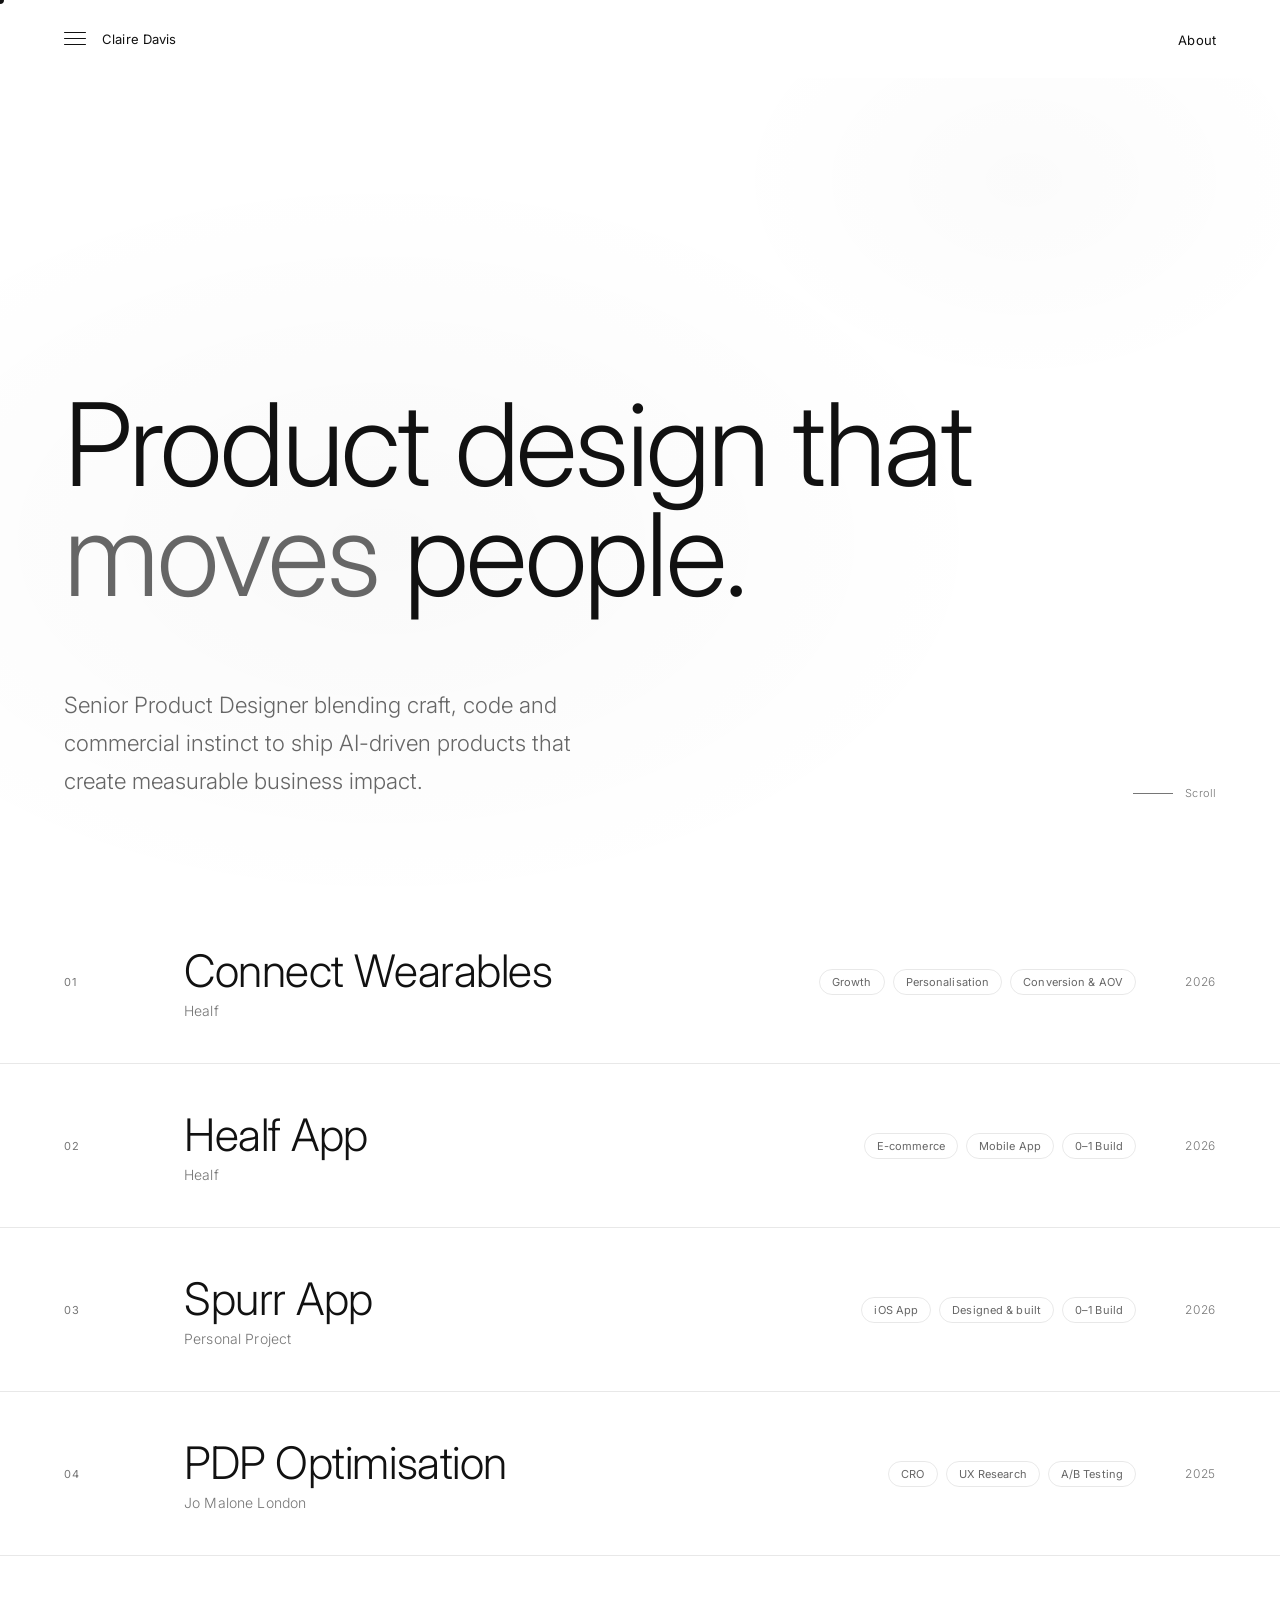
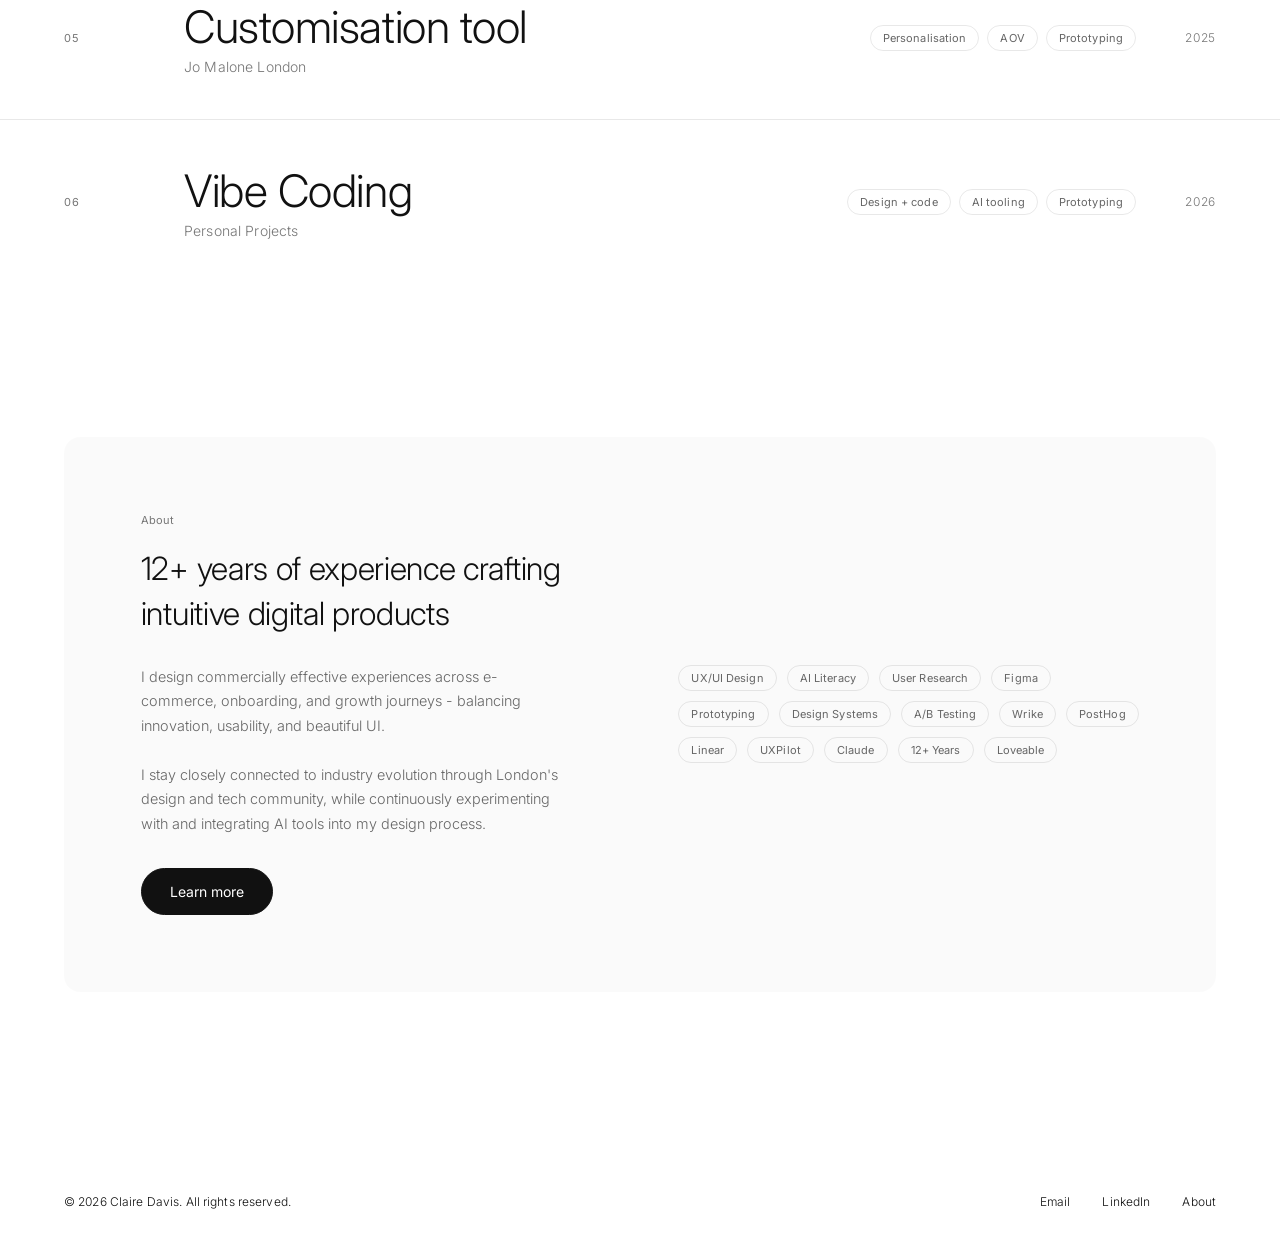
<file: index.html>
<!DOCTYPE html>
<html lang="en">
<head>
  <!-- Google tag (gtag.js) -->
  <script async src="https://www.googletagmanager.com/gtag/js?id=G-VD87P00C9Z"></script>
  <script>
    window.dataLayer = window.dataLayer || [];
    function gtag(){dataLayer.push(arguments);}
    gtag('js', new Date());
    gtag('config', 'G-VD87P00C9Z');
  </script>
  <meta charset="UTF-8" />
  <meta name="viewport" content="width=device-width, initial-scale=1.0" />
  <title>Claire Davis, Senior Product Designer</title>
  <meta name="description" content="Senior Product Designer with 12+ years crafting user-centred digital experiences." />
  <link rel="stylesheet" href="css/style.css?v=6" />
  <style>
    /* ── Home-specific additions ── */
    .hero__available {
      display: inline-flex;
      align-items: center;
      gap: 8px;
      font-size: 0.6875rem;
      letter-spacing: 0.12em;
      text-transform: none;
      color: var(--text-muted);
      padding: 7px 14px 7px 10px;
      border: 1px solid var(--border);
      border-radius: 100px;
      margin-bottom: 48px;
      opacity: 0;
      animation: fadeUp 0.8s var(--ease-expo) 0.1s forwards;
    }

    .hero__available-dot {
      width: 6px; height: 6px;
      border-radius: 50%;
      background: #4caf50;
      box-shadow: 0 0 6px rgba(76, 175, 80, 0.6);
      animation: pulse 2s ease-in-out infinite;
    }

    @keyframes pulse {
      0%, 100% { opacity: 1; }
      50% { opacity: 0.4; }
    }

    /* Floating tag cluster in hero */
    .hero__tags {
      display: flex;
      flex-wrap: wrap;
      gap: 8px;
      margin-bottom: 20px;
    }

    /* Work counter */
    .work__count {
      font-size: 0.75rem;
      color: var(--text-muted);
      letter-spacing: 0.08em;
    }

  </style>
</head>
<body>

  <!-- Nav -->
  <nav class="nav">
    <div class="nav__bar">
      <div class="nav__left">
        <button class="nav__toggle" aria-label="Menu">
          <span class="nav__toggle-line"></span>
          <span class="nav__toggle-line"></span>
          <span class="nav__toggle-line"></span>
        </button>
        <a class="nav__logo" href="index.html">Claire Davis</a>
      </div>
      <ul class="nav__links">
        <li><a href="about.html">About</a></li>
      </ul>
    </div>
    <ul class="nav__dropdown">
      <li><a href="index.html">Home</a></li>
      <li><a href="project-07.html">Connect Wearables</a></li>
      <li><a href="project-05.html">Healf App</a></li>
      <li><a href="project-06.html">Spurr App</a></li>
      <li><a href="project-01.html">PDP Optimisation</a></li>
      <li><a href="project-02.html">Customisation Tool</a></li>
      <li><a href="project-04.html">Vibe Coding</a></li>
    </ul>


  </nav>

  <!-- Hero -->
  <section class="hero">
    <div class="hero__bg"></div>

    <h1 class="hero__title">
      Product design that<em> moves</em> people.
    </h1>

    <div class="hero__meta">
      <p class="hero__desc">
        Senior Product Designer blending craft, code and commercial instinct to ship AI-driven products that create measurable business impact.
      </p>
      <div class="hero__scroll">
        <span class="hero__scroll-line"></span>
        Scroll
      </div>
    </div>
  </section>

  <!-- Work -->
  <section class="work">

    <!-- Project 01 -->
    <a class="project-row reveal" href="project-07.html">
      <div class="project-row__inner">
        <span class="project-row__num">01</span>
        <span class="project-row__name">Connect Wearables <span class="project-row__brand">Healf</span></span>
        <div class="project-row__tags">
          <span class="tag">Growth</span>
          <span class="tag">Personalisation</span>
          <span class="tag">Conversion &amp; AOV</span>
        </div>
        <span class="project-row__year">2026</span>
      </div>
    </a>

    <!-- Project 02 -->
    <a class="project-row reveal reveal-delay-1" href="project-05.html">
      <div class="project-row__inner">
        <span class="project-row__num">02</span>
        <span class="project-row__name">Healf App <span class="project-row__brand">Healf</span></span>
        <div class="project-row__tags">
          <span class="tag">E-commerce</span>
          <span class="tag">Mobile App</span>
          <span class="tag">0–1 Build</span>
        </div>
        <span class="project-row__year">2026</span>
      </div>
    </a>

    <!-- Project 03 -->
    <a class="project-row reveal reveal-delay-2" href="project-06.html">
      <div class="project-row__inner">
        <span class="project-row__num">03</span>
        <span class="project-row__name">Spurr App <span class="project-row__brand">Personal Project</span></span>
        <div class="project-row__tags">
          <span class="tag">iOS App</span>
          <span class="tag">Designed &amp; built</span>
          <span class="tag">0–1 Build</span>
        </div>
        <span class="project-row__year">2026</span>
      </div>
    </a>

    <!-- Project 04 -->
    <a class="project-row reveal reveal-delay-3" href="project-01.html">
      <div class="project-row__inner">
        <span class="project-row__num">04</span>
        <span class="project-row__name">PDP Optimisation <span class="project-row__brand">Jo Malone London</span></span>
        <div class="project-row__tags">
          <span class="tag">CRO</span>
          <span class="tag">UX Research</span>
          <span class="tag">A/B Testing</span>
        </div>
        <span class="project-row__year">2025</span>
      </div>
    </a>

    <!-- Project 05 -->
    <a class="project-row reveal reveal-delay-4" href="project-02.html">
      <div class="project-row__inner">
        <span class="project-row__num">05</span>
        <span class="project-row__name">Customisation tool <span class="project-row__brand">Jo Malone London</span></span>
        <div class="project-row__tags">
          <span class="tag">Personalisation</span>
          <span class="tag">AOV</span>
          <span class="tag">Prototyping</span>
        </div>
        <span class="project-row__year">2025</span>
      </div>
    </a>

    <!-- Project 06 -->
    <a class="project-row reveal reveal-delay-5" href="project-04.html">
      <div class="project-row__inner">
        <span class="project-row__num">06</span>
        <span class="project-row__name">Vibe Coding <span class="project-row__brand">Personal Projects</span></span>
        <div class="project-row__tags">
          <span class="tag">Design + code</span>
          <span class="tag">AI tooling</span>
          <span class="tag">Prototyping</span>
        </div>
        <span class="project-row__year">2026</span>
      </div>
    </a>
  </section>


  <!-- About teaser -->
  <section class="section reveal" style="padding-top: 0;">
    <div class="container">
      <div class="about-teaser-grid">
        <div>
          <p class="eyebrow" style="margin-bottom: 20px;">About</p>
          <p style="font-size: clamp(1.2rem, 2.5vw, 2rem); font-weight: 300; line-height: 1.4; color: var(--text-primary); letter-spacing: -0.01em; margin-bottom: 28px;">
            12+ years of experience crafting intuitive digital products
          </p>
          <p style="font-size: 0.9rem; font-weight: 300; line-height: 1.7; color: var(--text-secondary); margin-bottom: 32px; max-width: 48ch;">
            I design commercially effective experiences across e-commerce, onboarding, and growth journeys - balancing innovation, usability, and beautiful UI.
            <br><br>
            I stay closely connected to industry evolution through London's design and tech community, while continuously experimenting with and integrating AI tools into my design process.
          </p>
          <a href="about.html" class="btn-pill">
            Learn more
          </a>
        </div>
        <div style="display: flex; flex-wrap: wrap; gap: 10px; align-content: flex-start;">
          <span class="tag">UX/UI Design</span>
          <span class="tag">AI Literacy</span>
          <span class="tag">User Research</span>
          <span class="tag">Figma</span>
          <span class="tag">Prototyping</span>
          <span class="tag">Design Systems</span>
          <span class="tag">A/B Testing</span>
          <span class="tag">Wrike</span>
          <span class="tag">PostHog</span>
          <span class="tag">Linear</span>
          <span class="tag">UXPilot</span>
          <span class="tag">Claude</span>
          <span class="tag">12+ Years</span>
          <span class="tag">Loveable</span>
        </div>
      </div>
    </div>
  </section>

  <!-- Footer -->
  <footer class="footer">
    <div class="footer__inner container">
      <p class="footer__copy">© 2026 Claire Davis. All rights reserved.</p>
      <div class="footer__links">
        <a href="mailto:c_e_davis162@hotmail.co.uk">Email</a>
        <a href="https://www.linkedin.com/in/claire-davis-design" target="_blank">LinkedIn</a>
        <a href="about.html">About</a>
      </div>
    </div>
  </footer>

  <script src="js/main.js?v=2"></script>
</body>
</html>
</file>
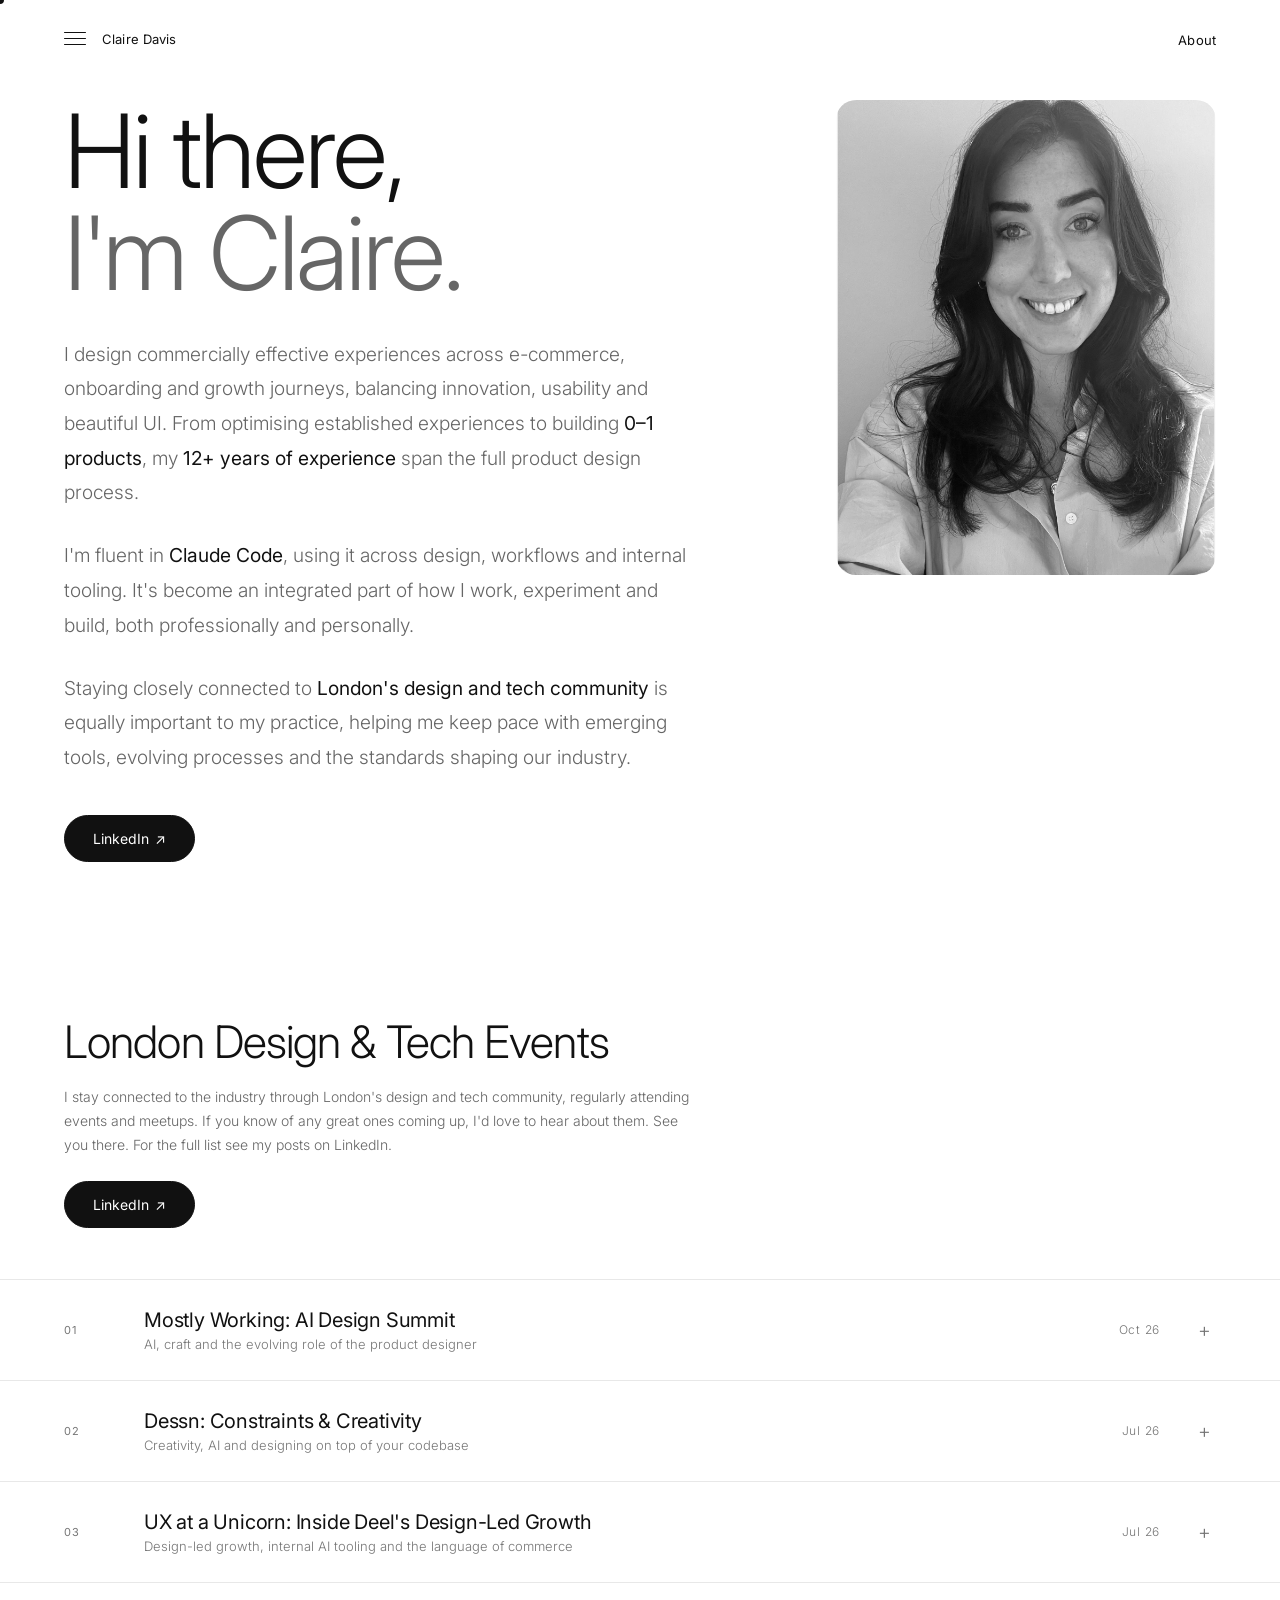
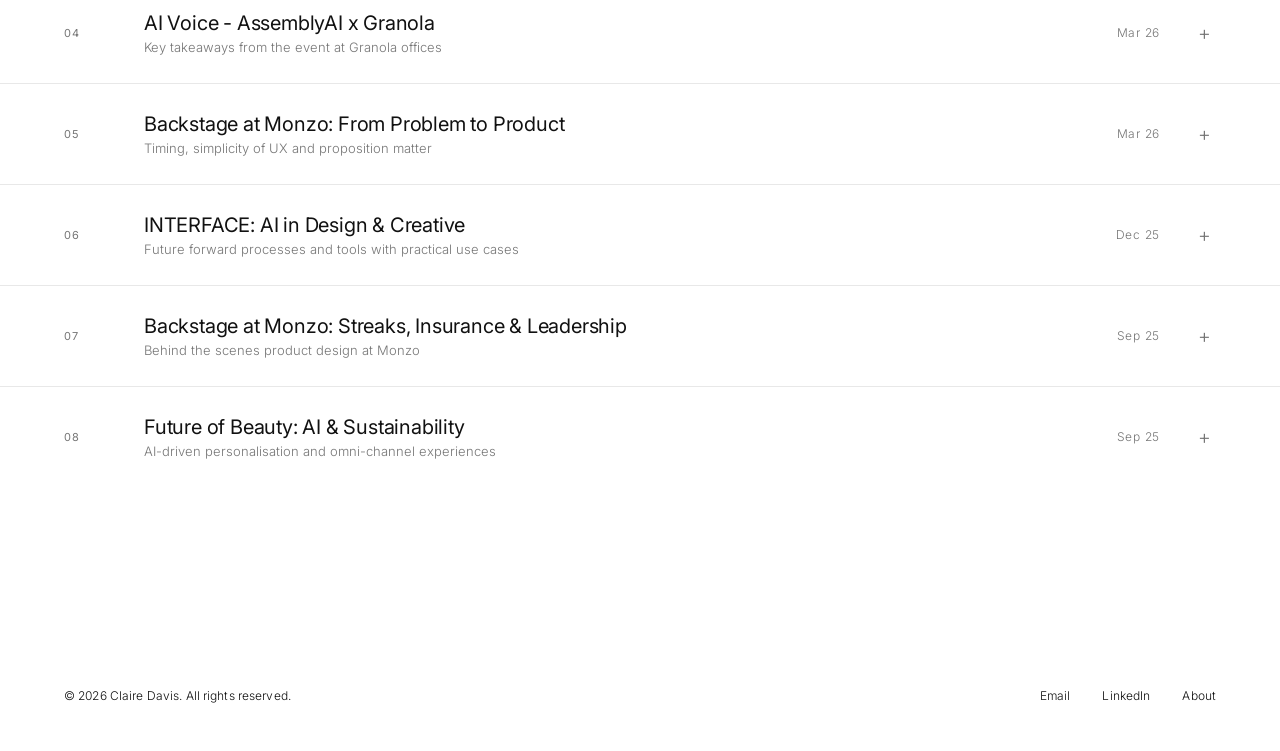
<file: about.html>
<!DOCTYPE html>
<html lang="en">
<head>
  <!-- Google tag (gtag.js) -->
  <script async src="https://www.googletagmanager.com/gtag/js?id=G-VD87P00C9Z"></script>
  <script>
    window.dataLayer = window.dataLayer || [];
    function gtag(){dataLayer.push(arguments);}
    gtag('js', new Date());
    gtag('config', 'G-VD87P00C9Z');
  </script>
  <meta charset="UTF-8" />
  <meta name="viewport" content="width=device-width, initial-scale=1.0" />
  <title>About, Claire Davis</title>
  <meta name="description" content="Product Designer with 12+ years shaping commercially effective, user-centred digital experiences." />
  <link rel="stylesheet" href="css/style.css?v=8" />
</head>
<body>

  <!-- Nav -->
  <nav class="nav">
    <div class="nav__bar">
      <div class="nav__left">
        <button class="nav__toggle" aria-label="Menu">
          <span class="nav__toggle-line"></span>
          <span class="nav__toggle-line"></span>
          <span class="nav__toggle-line"></span>
        </button>
        <a class="nav__logo" href="index.html">Claire Davis</a>
      </div>
      <ul class="nav__links">
        <li><a href="about.html" class="active">About</a></li>
      </ul>
    </div>
    <ul class="nav__dropdown">
      <li><a href="index.html">Home</a></li>
      <li><a href="project-07.html">Connect Wearables</a></li>
      <li><a href="project-05.html">Healf App</a></li>
      <li><a href="project-06.html">Spurr App</a></li>
      <li><a href="project-01.html">PDP Optimisation</a></li>
      <li><a href="project-02.html">Customisation Tool</a></li>
      <li><a href="project-04.html">Vibe Coding</a></li>
    </ul>


  </nav>

  <!-- About Layout: content left, sticky image right -->
  <div class="about-layout">
    <div class="about-layout__content">
      <!-- Hero -->
      <section class="about-hero">
        <div class="about-hero__left">
          <h1 class="about-hero__title reveal reveal-delay-1">
            Hi there,<br>
            <strong>I'm Claire.</strong>
          </h1>
        </div>
      </section>

      <!-- Bio -->
      <section class="section" style="padding-top: 0;">
        <div style="padding: 0 var(--gutter);">
          <div class="about-bio reveal" style="max-width: 640px;">
            <p>
              I design commercially effective experiences across e-commerce, onboarding and growth journeys, balancing innovation, usability and beautiful UI. From optimising established experiences to building <strong>0–1 products</strong>, my <strong>12+ years of experience</strong> span the full product design process.
            </p>
            <p>
              I'm fluent in <strong>Claude Code</strong>, using it across design, workflows and internal tooling. It's become an integrated part of how I work, experiment and build, both professionally and personally.
            </p>
            <p>
              Staying closely connected to <strong>London's design and tech community</strong> is equally important to my practice, helping me keep pace with emerging tools, evolving processes and the standards shaping our industry.
            </p>
          </div>

          <div class="reveal reveal-delay-1" style="margin-top: 40px; display: flex; gap: 12px; flex-wrap: wrap;">
            <a href="https://www.linkedin.com/in/claire-davis-design" target="_blank" class="btn-pill">
              LinkedIn <span class="btn-arrow">&#8599;</span>
            </a>
          </div>
        </div>
      </section>
    </div>

    <div class="about-layout__image">
      <div class="about-hero__right reveal">
        <div class="about-image">
          <div class="about-image__inner">
            <img src="images/me.jpg" alt="Claire Davis" />
          </div>
        </div>
      </div>
    </div>
  </div>

  <!-- LinkedIn Posts -->
  <section class="section" style="padding-top: 0;">
    <div style="padding: 0 var(--gutter);">
      <h2 class="reveal" style="font-size: clamp(1.5rem, 3.5vw, 3rem); font-weight: 300; letter-spacing: -0.02em; color: var(--text-primary); margin-bottom: 16px;">London Design & Tech Events</h2>
      <p class="reveal reveal-delay-1" style="font-size: 0.875rem; font-weight: 300; color: var(--text-secondary); line-height: 1.7; max-width: 640px; margin-bottom: 24px;">I stay connected to the industry through London's design and tech community, regularly attending events and meetups. If you know of any great ones coming up, I'd love to hear about them. See you there. For the full list see my posts on LinkedIn.</p>
      <div class="reveal reveal-delay-1" style="margin-bottom: clamp(32px, 4vw, 56px);">
        <a href="https://www.linkedin.com/in/claire-davis-design" target="_blank" class="btn-pill">
          LinkedIn <span class="btn-arrow">&#8599;</span>
        </a>
      </div>
    </div>

    <!-- Post 0: AI Design Summit (newest) -->
    <div class="linkedin-row reveal reveal-delay-1" data-linkedin-row>
      <div class="linkedin-row__header">
        <div class="linkedin-row__inner">
          <span class="linkedin-row__num">01</span>
          <div class="linkedin-row__info">
            <span class="linkedin-row__name">Mostly Working: AI Design Summit</span>
            <span class="linkedin-row__sub">AI, craft and the evolving role of the product designer</span>
          </div>
          <span class="linkedin-row__date">Oct 26</span>
          <span class="linkedin-row__toggle">+</span>
        </div>
      </div>
      <div class="linkedin-row__body">
        <div class="linkedin-row__content">
          <img class="linkedin-row__image" src="images/ai-design-summit.jpg" alt="Mostly Working AI Design Summit at Monzo HQ" />
          <div class="linkedin-row__text">
            <p>My first event back was the AI Design Summit at Monzo HQ, hosted by Mostly Working - a room of senior product design leaders sharing perspectives on AI, leadership and process through panel discussions and roundtables.</p>
            <p>The conversation around AI has matured. We've moved past experimenting with what's possible towards understanding where it adds value, where it falls short, and how we adapt our craft around it.</p>
            <p>The discussions that resonated most: how AI is both enhancing and undermining the quality of design work; where junior designers fit as AI takes on more of the production work; designing our own internal tools rather than bolting AI onto existing workflows; and how design systems evolve in AI-enabled design.</p>
          </div>
        </div>
      </div>
    </div>

    <!-- Post 0b: Dessn Constraints & Creativity -->
    <div class="linkedin-row reveal reveal-delay-1" data-linkedin-row>
      <div class="linkedin-row__header">
        <div class="linkedin-row__inner">
          <span class="linkedin-row__num">02</span>
          <div class="linkedin-row__info">
            <span class="linkedin-row__name">Dessn: Constraints &amp; Creativity</span>
            <span class="linkedin-row__sub">Creativity, AI and designing on top of your codebase</span>
          </div>
          <span class="linkedin-row__date">Jul 26</span>
          <span class="linkedin-row__toggle">+</span>
        </div>
      </div>
      <div class="linkedin-row__body">
        <div class="linkedin-row__content">
          <img class="linkedin-row__image" src="images/dessn-creativity.jpg" alt="Dessn Constraints and Creativity fireside" />
          <div class="linkedin-row__text">
            <p>A fireside chat on Constraints &amp; Creativity hosted by Dessn, with Sam Stephenson (Granola) and Linus from Thrive Capital - a lovely discussion on what creativity actually is, and how to stay creative while collaborating with AI. Followed by a (surprisingly hard) design quiz and a demo of Dessn v2 by Nim Cheema.</p>
            <p>Key takeaways: social context and timing shape whether something feels new and creative; AI can instigate, streamline and collaborate but not replace creativity; it's worth separating 'new' from 'novel'; and talk to people outside your bubble, even when it feels counterintuitive.</p>
            <p>Quote of the evening: "Figma is dead - now designers can set up the codebase locally, install Claude Code, connect an MCP, install a skill... it's never been easier to design."</p>
          </div>
        </div>
      </div>
    </div>

    <!-- Post 0c: UX at a Unicorn (Deel) -->
    <div class="linkedin-row reveal reveal-delay-1" data-linkedin-row>
      <div class="linkedin-row__header">
        <div class="linkedin-row__inner">
          <span class="linkedin-row__num">03</span>
          <div class="linkedin-row__info">
            <span class="linkedin-row__name">UX at a Unicorn: Inside Deel's Design-Led Growth</span>
            <span class="linkedin-row__sub">Design-led growth, internal AI tooling and the language of commerce</span>
          </div>
          <span class="linkedin-row__date">Jul 26</span>
          <span class="linkedin-row__toggle">+</span>
        </div>
      </div>
      <div class="linkedin-row__body">
        <div class="linkedin-row__content">
          <img class="linkedin-row__image" src="images/deel-ux-unicorn.jpg" alt="UX at a Unicorn talk - token maxing tips slide by Carlos Wydler" />
          <div class="linkedin-row__text">
            <p>UX at a Unicorn: Inside Deel's Design-Led Growth, hosted by UX Crunch at Lloyds Banking Group - my favourite talk of the year so far. Real talk from Avi Ashkenazi and Carlos Wydler: no polished case studies, just the honest reality of stakeholder expectations, proving design's seat at the table through commercial impact, and the constant balance of quality and speed.</p>
            <p>The calibre of Deel's internal AI tooling stood out - more ambitious than anything I've seen, and something I'll be trying to recreate. Carlos also reignited my excitement for web design, from AI-generated videos for a careers page to the detail of 360 audits.</p>
            <p>The throughline: it's not enough to be a good designer - you need data, communication and the language of commerce. "We live in an output economy, and good design is not just beautiful but profitable." 👌</p>
          </div>
        </div>
      </div>
    </div>

    <!-- Post 1, Real -->
    <div class="linkedin-row reveal reveal-delay-2" data-linkedin-row>
      <div class="linkedin-row__header">
        <div class="linkedin-row__inner">
          <span class="linkedin-row__num">04</span>
          <div class="linkedin-row__info">
            <span class="linkedin-row__name">AI Voice - AssemblyAI x Granola</span>
            <span class="linkedin-row__sub">Key takeaways from the event at Granola offices</span>
          </div>
          <span class="linkedin-row__date">Mar 26</span>
          <span class="linkedin-row__toggle">+</span>
        </div>
      </div>
      <div class="linkedin-row__body">
        <div class="linkedin-row__content">
          <img class="linkedin-row__image" src="images/Granola_voice.jpeg" alt="AI Voice event at Granola offices" />
          <div class="linkedin-row__text">
            <p>AI Voice - AssemblyAI x Granola. Key takeaways: Customers care about quality of documentation over speed of transcription. Tonality and emotion is a key unlock for better context. Adoption for always-on voice recording wearables will be at a societal level. Flemish is tricky.</p>
            <p>Voice isn't my main domain, but as AI becomes more deeply woven into our daily lives and workflows, voice interfaces will inevitably become an even bigger part of more user journeys - and in many cases, a helpful tool to solve problems.</p>
            <p>It was great to get a glimpse of what's happening under the hood, and the complexities involved. Great event hosted at the Granola offices - lovely to meet lots of new faces.</p>
          </div>
        </div>
      </div>
    </div>

    <!-- Post 2, Real -->
    <div class="linkedin-row reveal reveal-delay-2" data-linkedin-row>
      <div class="linkedin-row__header">
        <div class="linkedin-row__inner">
          <span class="linkedin-row__num">05</span>
          <div class="linkedin-row__info">
            <span class="linkedin-row__name">Backstage at Monzo: From Problem to Product</span>
            <span class="linkedin-row__sub">Timing, simplicity of UX and proposition matter</span>
          </div>
          <span class="linkedin-row__date">Mar 26</span>
          <span class="linkedin-row__toggle">+</span>
        </div>
      </div>
      <div class="linkedin-row__body">
        <div class="linkedin-row__content">
          <img class="linkedin-row__image" src="images/Monzo+Problem.jpeg" alt="Backstage at Monzo event" />
          <div class="linkedin-row__text">
            <p>Key takeaways: Timing, simplicity of UX and proposition matter. Lean on behavioural models. Ship early and often.</p>
            <p>It's not my first time attending Monzo product events. There is a reason I mark the date in the diary (and also rope colleagues into attending too). Their product design thinking is best in class and their case studies are insightful and inspiring. They balance commercial goals whilst being customer centric, they are unafraid to tread new ground in the finance sphere and they also like to add, in their words, 'monzo magic' to make finance more fun.</p>
            <p>Last night was no exception as they guided us through making pensions accessible and tax easier - plus my personal favourite, the deep dive into their staggeringly successful 1p challenge.</p>
            <p>If you are in product (or not!) I highly recommend attending these - see you at the next one Monzo Bank. Also nice to see PD Ladies as always.</p>
          </div>
        </div>
      </div>
    </div>

    <!-- Posts 3–10, Placeholders -->

    <!-- Post 3, Real -->
    <div class="linkedin-row reveal reveal-delay-2" data-linkedin-row>
      <div class="linkedin-row__header">
        <div class="linkedin-row__inner">
          <span class="linkedin-row__num">06</span>
          <div class="linkedin-row__info">
            <span class="linkedin-row__name">INTERFACE: AI in Design & Creative</span>
            <span class="linkedin-row__sub">Future forward processes and tools with practical use cases</span>
          </div>
          <span class="linkedin-row__date">Dec 25</span>
          <span class="linkedin-row__toggle">+</span>
        </div>
      </div>
      <div class="linkedin-row__body">
        <div class="linkedin-row__content">
          <img class="linkedin-row__image" src="images/Interface.jpeg" alt="INTERFACE event" />
          <div class="linkedin-row__text">
            <p>Can't deny last night was one of my favourite talks of the year. Both aspirational and achievable, the presenters demo'd future forward processes and tools with no mystery or vagueness. Step by step practical use cases designing and building cool things.</p>
            <p>Thank you INTERFACE for putting together a great event and Checkout.com for hosting.</p>
            <p>I fan-girled over Paavan Buddhdev after realising he designed londondesignevents.com. He gave great insights into his vibe coding and use of AI in both his work and personal pursuits.</p>
            <p>Kevin H. gave an incredible breakdown of AI onboarding and the importance of getting a team with a varied AI skillset to a shared baseline.</p>
            <p>James Finlay of Myth Studio gave one of the coolest talks of the year so far. A step by step of how to create a full AI motion sequence. Whilst not my world or part of my day to day, it was so inspiring to watch a passionate creative create with AI tools I didn't even know existed.</p>
          </div>
        </div>
      </div>
    </div>

    <!-- Post 4, Real -->
    <div class="linkedin-row reveal reveal-delay-2" data-linkedin-row>
      <div class="linkedin-row__header">
        <div class="linkedin-row__inner">
          <span class="linkedin-row__num">07</span>
          <div class="linkedin-row__info">
            <span class="linkedin-row__name">Backstage at Monzo: Streaks, Insurance & Leadership</span>
            <span class="linkedin-row__sub">Behind the scenes product design at Monzo</span>
          </div>
          <span class="linkedin-row__date">Sep 25</span>
          <span class="linkedin-row__toggle">+</span>
        </div>
      </div>
      <div class="linkedin-row__body">
        <div class="linkedin-row__content">
          <img class="linkedin-row__image" src="images/Monzo_2.jpeg" alt="Backstage at Monzo event" />
          <div class="linkedin-row__text">
            <p>Back at Monzo Bank last night for another insightful night of behind the scenes product design at Monzo.</p>
            <p>Clara Clements Dalbera walked us through the solution of utilising streaks to offer credit to customers who might normally have fallen through the net.</p>
            <p>Elsa Corcione spoke about designing for trust, not just simplicity, when Monzo introduced their first insurance product.</p>
            <p>And an open discussion with Lily Dart and Natalie Waller about I&amp;D and how to be a leader of designers.</p>
          </div>
        </div>
      </div>
    </div>

    <!-- Post 5, Real -->
    <div class="linkedin-row reveal reveal-delay-2" data-linkedin-row>
      <div class="linkedin-row__header">
        <div class="linkedin-row__inner">
          <span class="linkedin-row__num">08</span>
          <div class="linkedin-row__info">
            <span class="linkedin-row__name">Future of Beauty: AI & Sustainability</span>
            <span class="linkedin-row__sub">AI-driven personalisation and omni-channel experiences</span>
          </div>
          <span class="linkedin-row__date">Sep 25</span>
          <span class="linkedin-row__toggle">+</span>
        </div>
      </div>
      <div class="linkedin-row__body">
        <div class="linkedin-row__content">
          <img class="linkedin-row__image" src="images/Brainstation_Max.jpeg" alt="BrainStation beauty event" />
          <div class="linkedin-row__text">
            <p>Technology, sustainability, and evolving consumer expectations are redefining the future of the beauty industry.</p>
            <p>Beauty Pie's Max Fumagalli and Deciem's Anne-Claire Ahouangonou gave lots of insights and guided us through topics such as AI-driven personalisation, environmentally conscious consumers and the importance of omni-channel experiences at BrainStation last night.</p>
          </div>
        </div>
      </div>
    </div>

  </section>


  <!-- Footer -->
  <footer class="footer">
    <div class="footer__inner container">
      <p class="footer__copy">© 2026 Claire Davis. All rights reserved.</p>
      <div class="footer__links">
        <a href="mailto:c_e_davis162@hotmail.co.uk">Email</a>
        <a href="https://www.linkedin.com/in/claire-davis-design" target="_blank">LinkedIn</a>
        <a href="about.html">About</a>
      </div>
    </div>
  </footer>

  <script src="js/main.js?v=2"></script>
</body>
</html>
</file>
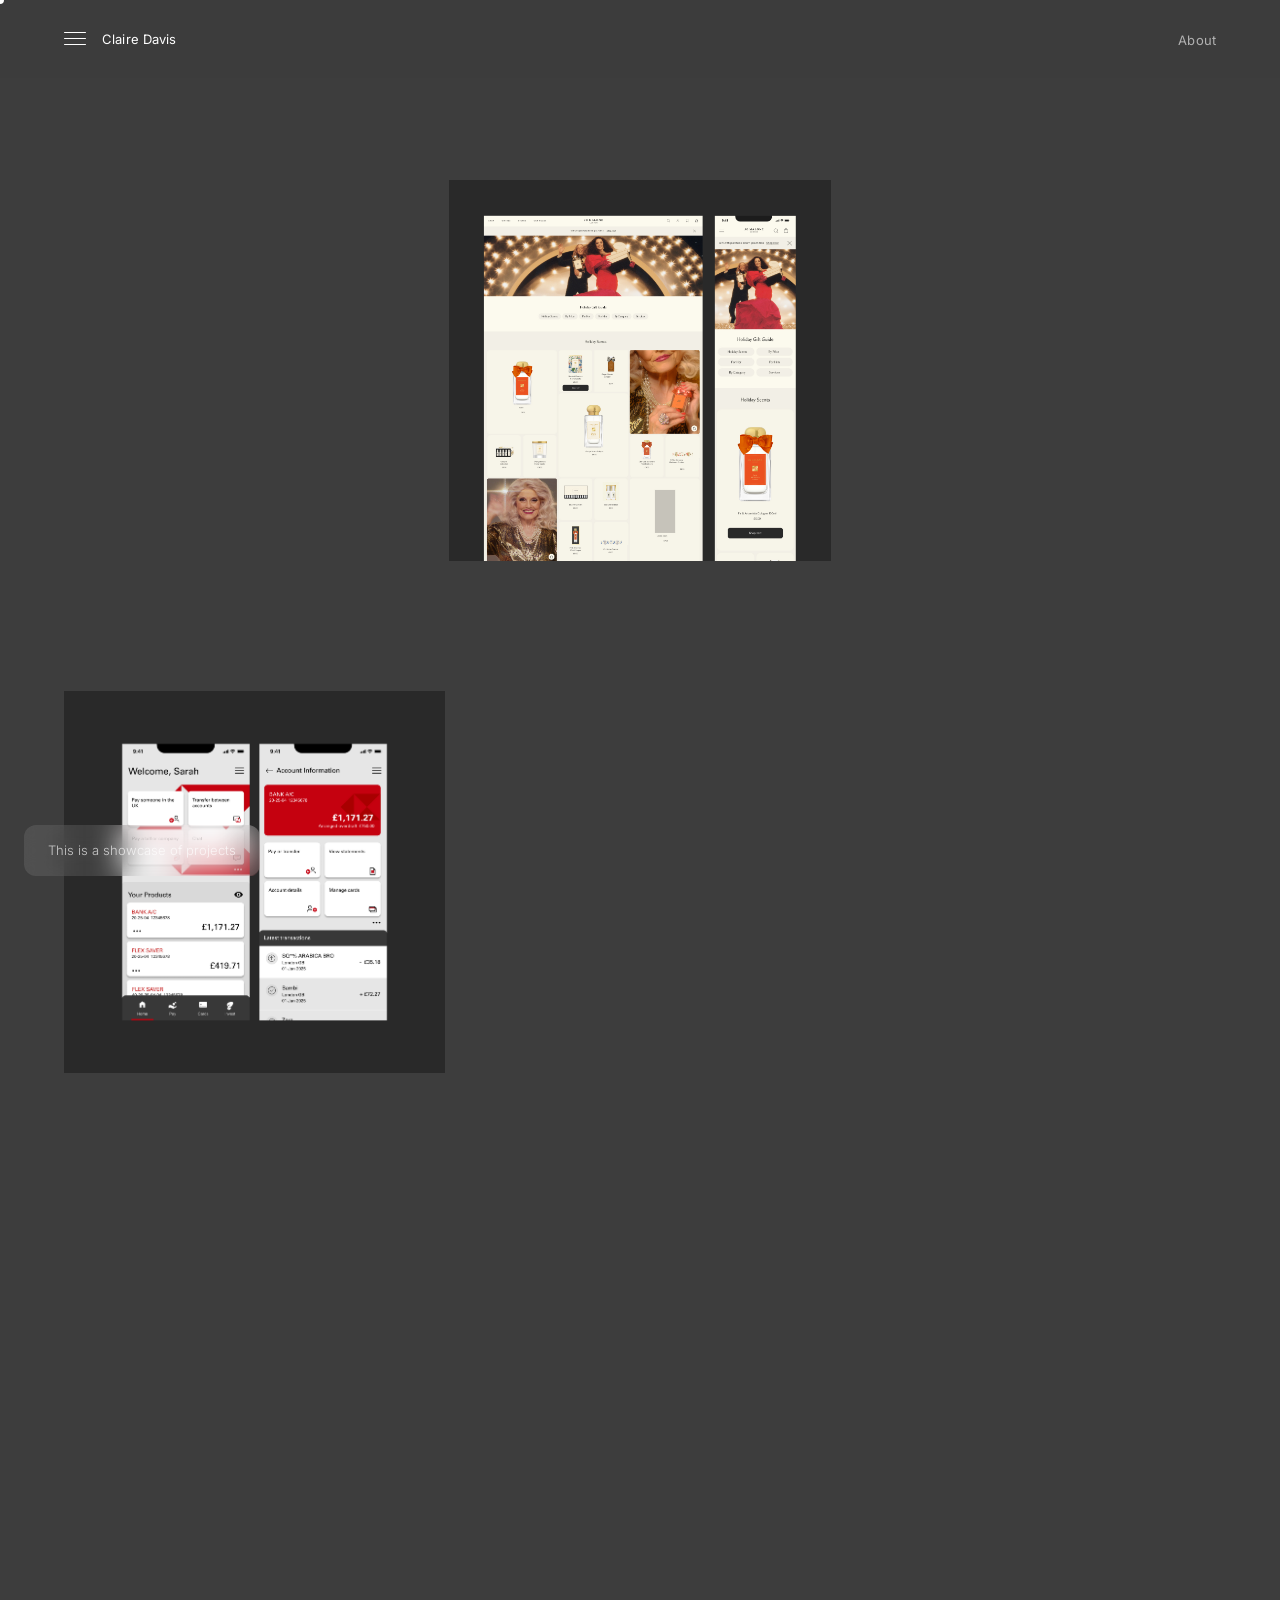
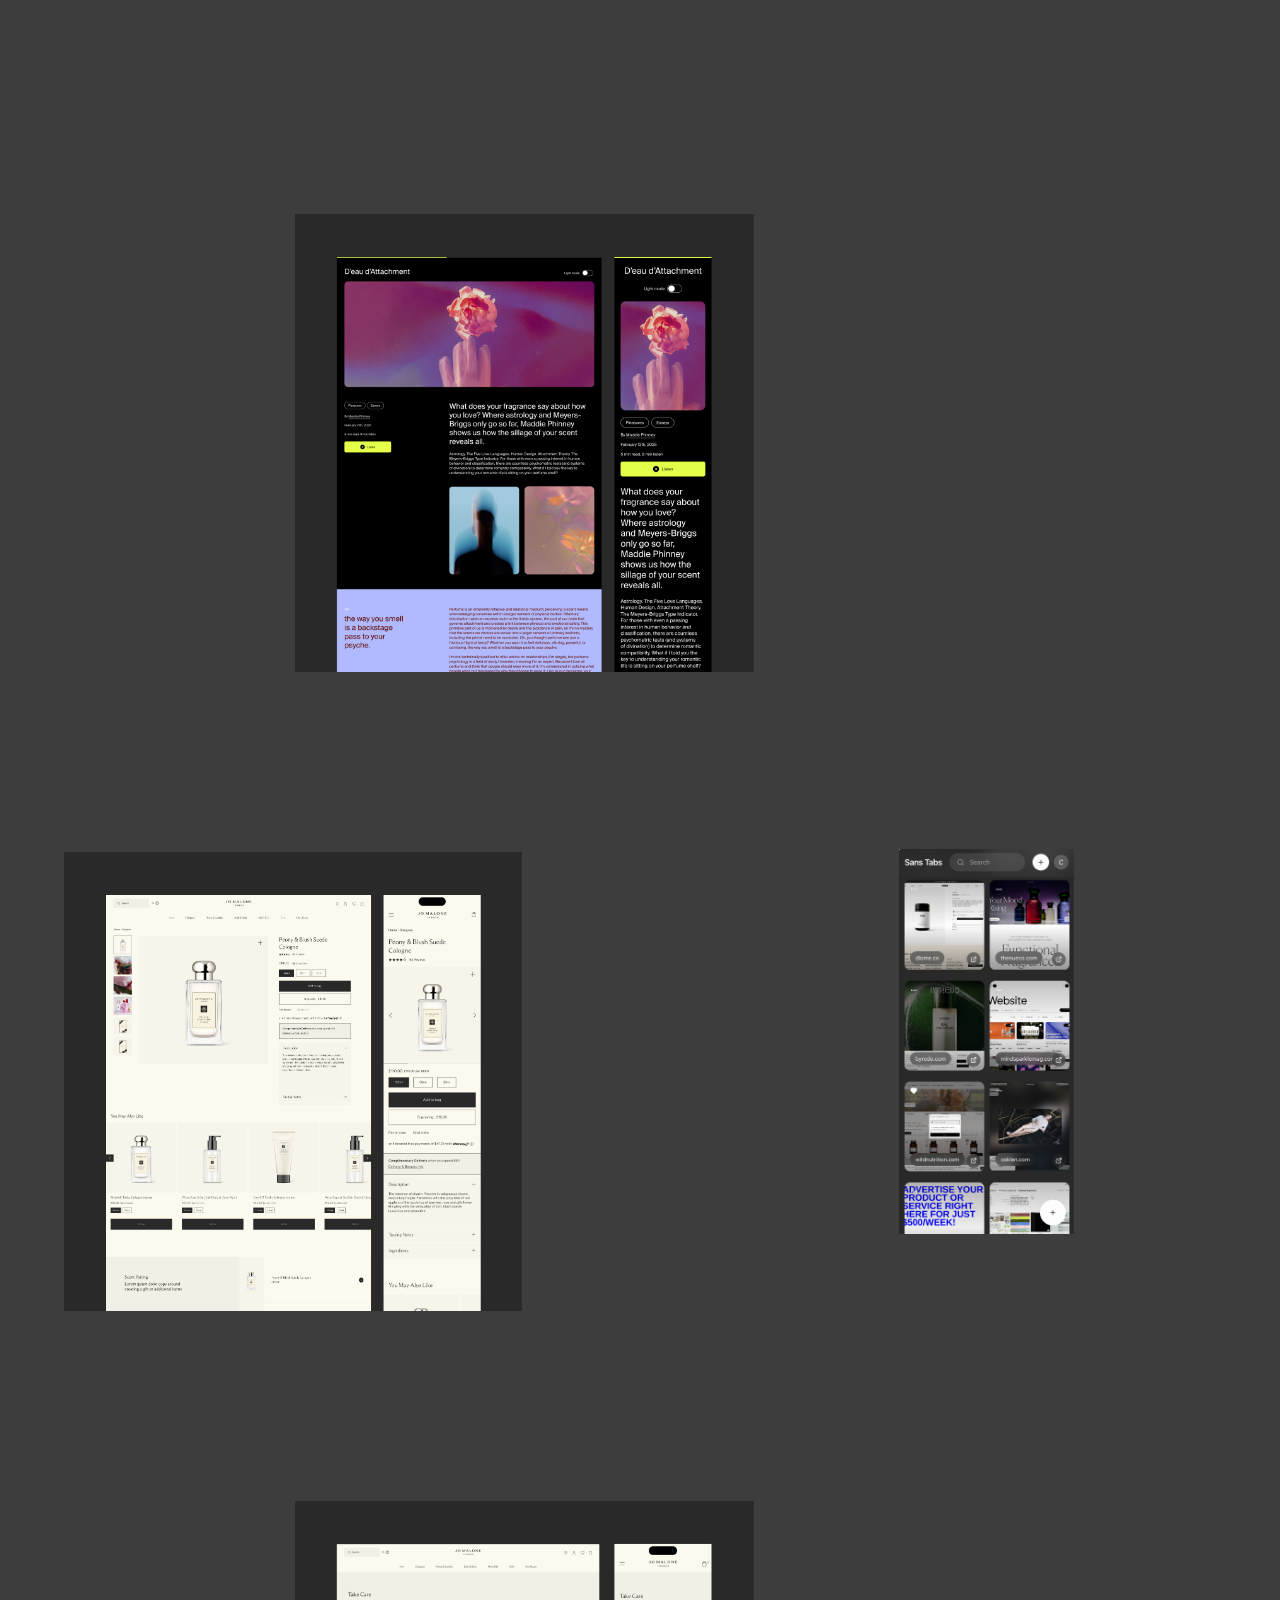
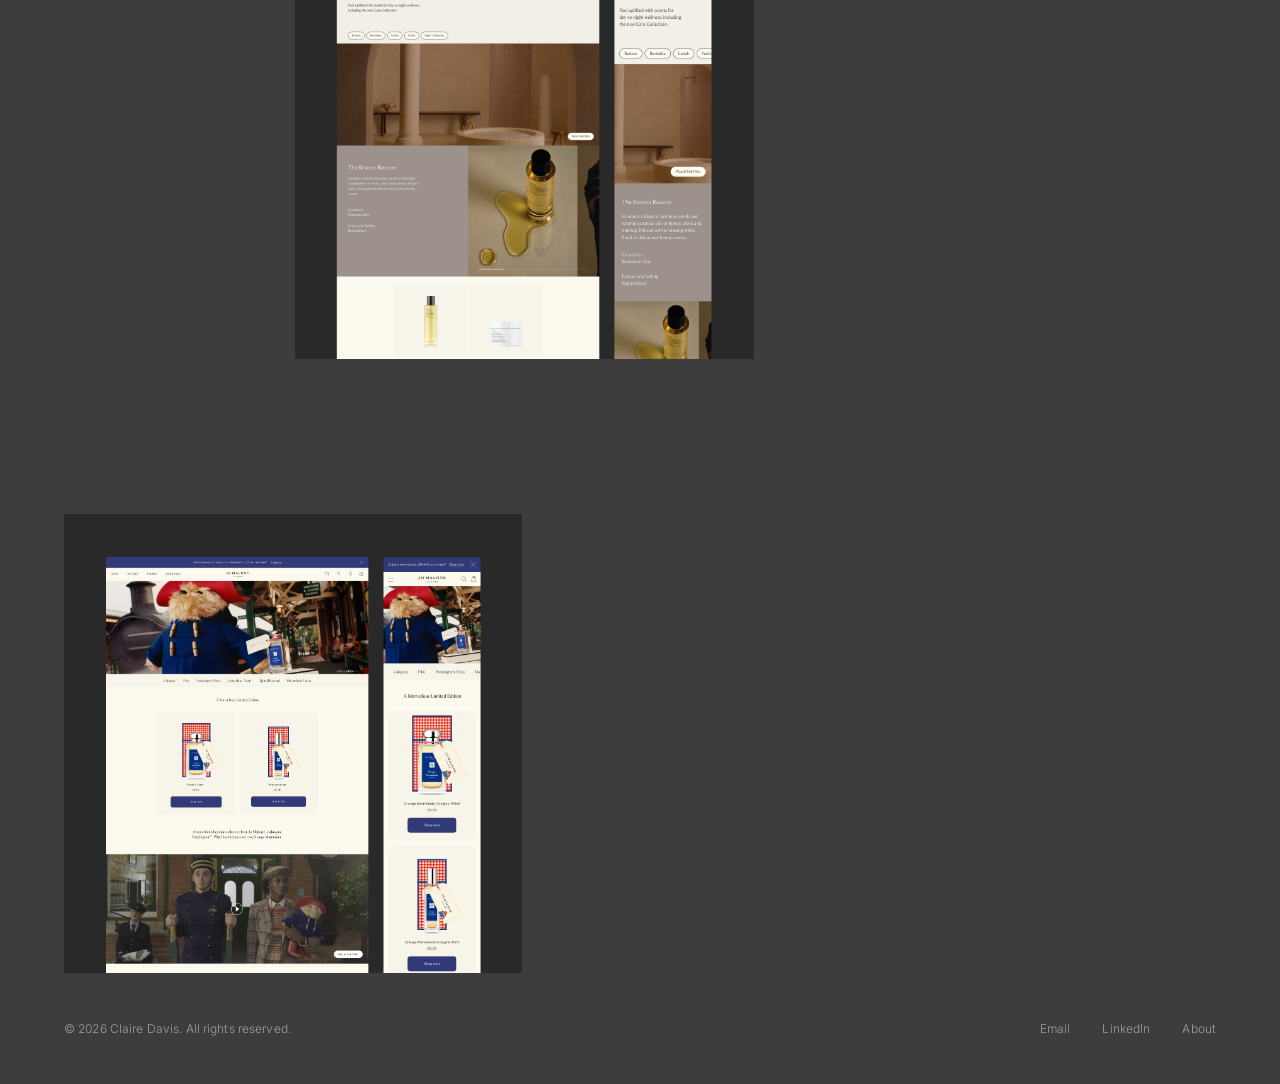
<file: playground.html>
<!DOCTYPE html>
<html lang="en">
<head>
  <!-- Google tag (gtag.js) -->
  <script async src="https://www.googletagmanager.com/gtag/js?id=G-VD87P00C9Z"></script>
  <script>
    window.dataLayer = window.dataLayer || [];
    function gtag(){dataLayer.push(arguments);}
    gtag('js', new Date());
    gtag('config', 'G-VD87P00C9Z');
  </script>
  <meta charset="UTF-8" />
  <meta name="viewport" content="width=device-width, initial-scale=1.0" />
  <title>Studio, Claire Davis</title>
  <meta name="description" content="A showcase of creative projects and experiments." />
  <link rel="stylesheet" href="css/style.css?v=6" />
  <style>
    body { background: #3d3d3d; }

    /* Invert nav */
    .nav {
      background: rgba(61, 61, 61, 0.75) !important;
    }
    .nav__logo { color: #fff !important; }
    .nav__toggle-line { background: #fff !important; }
    .nav__links a { color: rgba(255,255,255,0.6) !important; }
    .nav__links a:hover { color: #fff !important; }
    .nav__links a.active { color: #fff !important; }

    /* Invert footer */
    .footer__copy { color: rgba(255,255,255,0.5) !important; }
    .footer__links a { color: rgba(255,255,255,0.5) !important; }
    .footer__links a:hover { color: #fff !important; }

    /* Invert cursor */
    .cursor__dot { background: #fff !important; }

    /* Invert dropdown */
    .nav__dropdown { background: rgba(61, 61, 61, 0.95) !important; }
    .nav__dropdown a { color: rgba(255,255,255,0.6) !important; }
    .nav__dropdown a:hover { color: #fff !important; }

    /* Top grid, 3 columns */
    .playground-grid--top {
      display: grid;
      grid-template-columns: repeat(3, 1fr);
      gap: 60px 4px;
      padding: 80px var(--gutter) 0;
      align-items: start;
    }

    .playground-grid--top .playground-grid__item:nth-child(1)  { margin-top: 0; }
    .playground-grid--top .playground-grid__item:nth-child(2)  { margin-top: 100px; }
    .playground-grid--top .playground-grid__item:nth-child(3)  { margin-top: 40px; }
    .playground-grid--top .playground-grid__item:nth-child(4)  { margin-top: 70px; }
    .playground-grid--top .playground-grid__item:nth-child(5)  { margin-top: 0; }
    .playground-grid--top .playground-grid__item:nth-child(6)  { margin-top: 120px; }
    .playground-grid--top .playground-grid__item:nth-child(7)  { margin-top: 30px; }
    .playground-grid--top .playground-grid__item:nth-child(8)  { margin-top: 90px; }
    .playground-grid--top .playground-grid__item:nth-child(9)  { margin-top: 0; }

    /* Bottom grid, 5 columns */
    .playground-grid--bottom {
      display: grid;
      grid-template-columns: repeat(5, 1fr);
      gap: 60px 4px;
      padding: 60px var(--gutter) 0;
      align-items: start;
    }

    .playground-grid--bottom .playground-grid__item:nth-child(1)  { margin-top: 30px; }
    .playground-grid--bottom .playground-grid__item:nth-child(2)  { margin-top: 100px; }
    .playground-grid--bottom .playground-grid__item:nth-child(3)  { margin-top: 10px; }
    .playground-grid--bottom .playground-grid__item:nth-child(4)  { margin-top: 60px; }
    .playground-grid--bottom .playground-grid__item:nth-child(5)  { margin-top: 120px; }
    .playground-grid--bottom .playground-grid__item:nth-child(6)  { margin-top: 0; }
    .playground-grid--bottom .playground-grid__item:nth-child(7)  { margin-top: 80px; }
    .playground-grid--bottom .playground-grid__item:nth-child(8)  { margin-top: 50px; }
    .playground-grid--bottom .playground-grid__item:nth-child(9)  { margin-top: 130px; }
    .playground-grid--bottom .playground-grid__item:nth-child(10) { margin-top: 15px; }
    .playground-grid--bottom .playground-grid__item:nth-child(11) { margin-top: 95px; }
    .playground-grid--bottom .playground-grid__item:nth-child(12) { margin-top: 45px; }

    .playground-grid__item {
      position: relative;
      overflow: hidden;
      aspect-ratio: 1;
      background: #3d3d3d;
    }


    .playground-grid__item video {
      width: 100%;
      height: 100%;
      object-fit: cover;
      display: block;
    }

    .playground-grid__item--scaled video {
      width: auto;
      height: 100%;
      max-width: 100%;
      object-fit: contain;
      margin: 0 auto;
      border-radius: 8px;
      padding: 8%;
    }

    .playground-grid__item img {
      width: 100%;
      height: 100%;
      object-fit: cover;
      display: block;
    }

    .playground-grid__item--wide {
      grid-column: span 2;
    }

    .playground-grid__item--contain img {
      object-fit: contain;
      padding: 8%;
    }

    /* Sticky info box */
    .playground-info {
      position: fixed;
      bottom: 24px;
      left: 24px;
      z-index: 99;
      background: rgba(255, 255, 255, 0.1);
      backdrop-filter: blur(16px);
      -webkit-backdrop-filter: blur(16px);
      border-radius: 12px;
      padding: 16px 24px;
      color: rgba(255, 255, 255, 0.7);
      font-size: 0.8125rem;
      font-weight: 300;
      line-height: 1.5;
      max-width: 280px;
    }

    @media (max-width: 768px) {
      .playground-grid--top,
      .playground-grid--bottom {
        grid-template-columns: repeat(2, 1fr);
      }
      .playground-info {
        bottom: 16px;
        left: 16px;
        right: 16px;
        max-width: none;
      }
    }
  </style>
</head>
<body>

  <!-- Nav -->
  <nav class="nav">
    <div class="nav__bar">
      <div class="nav__left">
        <button class="nav__toggle" aria-label="Menu">
          <span class="nav__toggle-line"></span>
          <span class="nav__toggle-line"></span>
          <span class="nav__toggle-line"></span>
        </button>
        <a class="nav__logo" href="index.html">Claire Davis</a>
      </div>
      <ul class="nav__links">
        <li><a href="about.html">About</a></li>
      </ul>
    </div>
    <ul class="nav__dropdown">
      <li><a href="index.html">Home</a></li>
      <li><a href="project-07.html">Connect Wearables</a></li>
      <li><a href="project-05.html">Healf App</a></li>
      <li><a href="project-06.html">Spurr App</a></li>
      <li><a href="project-01.html">PDP Optimisation</a></li>
      <li><a href="project-02.html">Customisation Tool</a></li>
      <li><a href="project-04.html">Vibe Coding</a></li>
    </ul>


  </nav>

  <!-- Top grid, 3 columns -->
  <div class="playground-grid--top">
    <div class="playground-grid__item playground-grid__item--scaled">
      <video src="videos/Playground_page/jo_malonie.mp4" autoplay loop muted playsinline></video>
    </div>
    <div class="playground-grid__item">
      <img src="videos/Playground_page/Christmas.jpg" alt="Christmas campaign" />
    </div>
    <div class="playground-grid__item playground-grid__item--scaled">
      <video src="videos/Playground_page/PDP_v2.mp4" autoplay loop muted playsinline></video>
    </div>

    <div class="playground-grid__item">
      <img src="videos/Playground_page/Hsbc 1.jpg" alt="HSBC design" />
    </div>
    <div class="playground-grid__item playground-grid__item--scaled">
      <video src="videos/Playground_page/Stamp.mp4" autoplay loop muted playsinline></video>
    </div>
    <div class="playground-grid__item">
      <video src="videos/Playground_page/preview_BG.mp4" autoplay loop muted playsinline></video>
    </div>

    <div class="playground-grid__item playground-grid__item--scaled">
      <video src="videos/Playground_page/Write.mp4" autoplay loop muted playsinline></video>
    </div>
    <div class="playground-grid__item">
      <video src="videos/Playground_page/message_BG.mp4" autoplay loop muted playsinline></video>
    </div>
    <div class="playground-grid__item playground-grid__item--scaled">
      <video src="videos/Playground_page/Custo-vid-1.mp4" autoplay loop muted playsinline></video>
    </div>
  </div>

  <!-- Bottom grid, 5 columns -->
  <div class="playground-grid--bottom">
    <div class="playground-grid__item playground-grid__item--scaled">
      <video src="videos/Playground_page/Scent_finder_AI.mp4" autoplay loop muted playsinline></video>
    </div>
    <div class="playground-grid__item playground-grid__item--wide">
      <img src="videos/Playground_page/Feeld 1.jpg" alt="Feeld design" />
    </div>
    <div class="playground-grid__item playground-grid__item--scaled">
      <video src="videos/Playground_page/Swipe_Pic.mp4" autoplay loop muted playsinline></video>
    </div>
    <div class="playground-grid__item playground-grid__item--scaled">
      <video src="videos/Playground_page/pads_1.mp4" autoplay loop muted playsinline></video>
    </div>

    <div class="playground-grid__item playground-grid__item--wide">
      <img src="videos/Playground_page/PDP_Image.jpg" alt="PDP design" />
    </div>
    <div class="playground-grid__item playground-grid__item--scaled">
      <video src="videos/Playground_page/Custo-vid-2.mp4" autoplay loop muted playsinline></video>
    </div>
    <div class="playground-grid__item playground-grid__item--wide playground-grid__item--contain">
      <img src="videos/Playground_page/Sans.png" alt="Sans design" />
    </div>

    <div class="playground-grid__item">
      <video src="videos/Playground_page/preview_2_BG.mp4" autoplay loop muted playsinline></video>
    </div>
    <div class="playground-grid__item playground-grid__item--wide">
      <img src="videos/Playground_page/Care.jpg" alt="Care design" />
    </div>
    <div class="playground-grid__item playground-grid__item--scaled">
      <video src="videos/Playground_page/Scents_v2.mp4" autoplay loop muted playsinline></video>
    </div>
    <div class="playground-grid__item playground-grid__item--wide">
      <img src="videos/Playground_page/Pads.jpg" alt="Pads design" />
    </div>
  </div>

  <!-- Sticky info box -->
  <div class="playground-info">
    This is a showcase of projects
  </div>

  <!-- Footer -->
  <footer class="footer">
    <div class="footer__inner container">
      <p class="footer__copy">&copy; 2026 Claire Davis. All rights reserved.</p>
      <div class="footer__links">
        <a href="mailto:c_e_davis162@hotmail.co.uk">Email</a>
        <a href="https://www.linkedin.com/in/claire-davis-design" target="_blank">LinkedIn</a>
        <a href="about.html">About</a>
      </div>
    </div>
  </footer>

  <script src="js/main.js?v=2"></script>
</body>
</html>
</file>
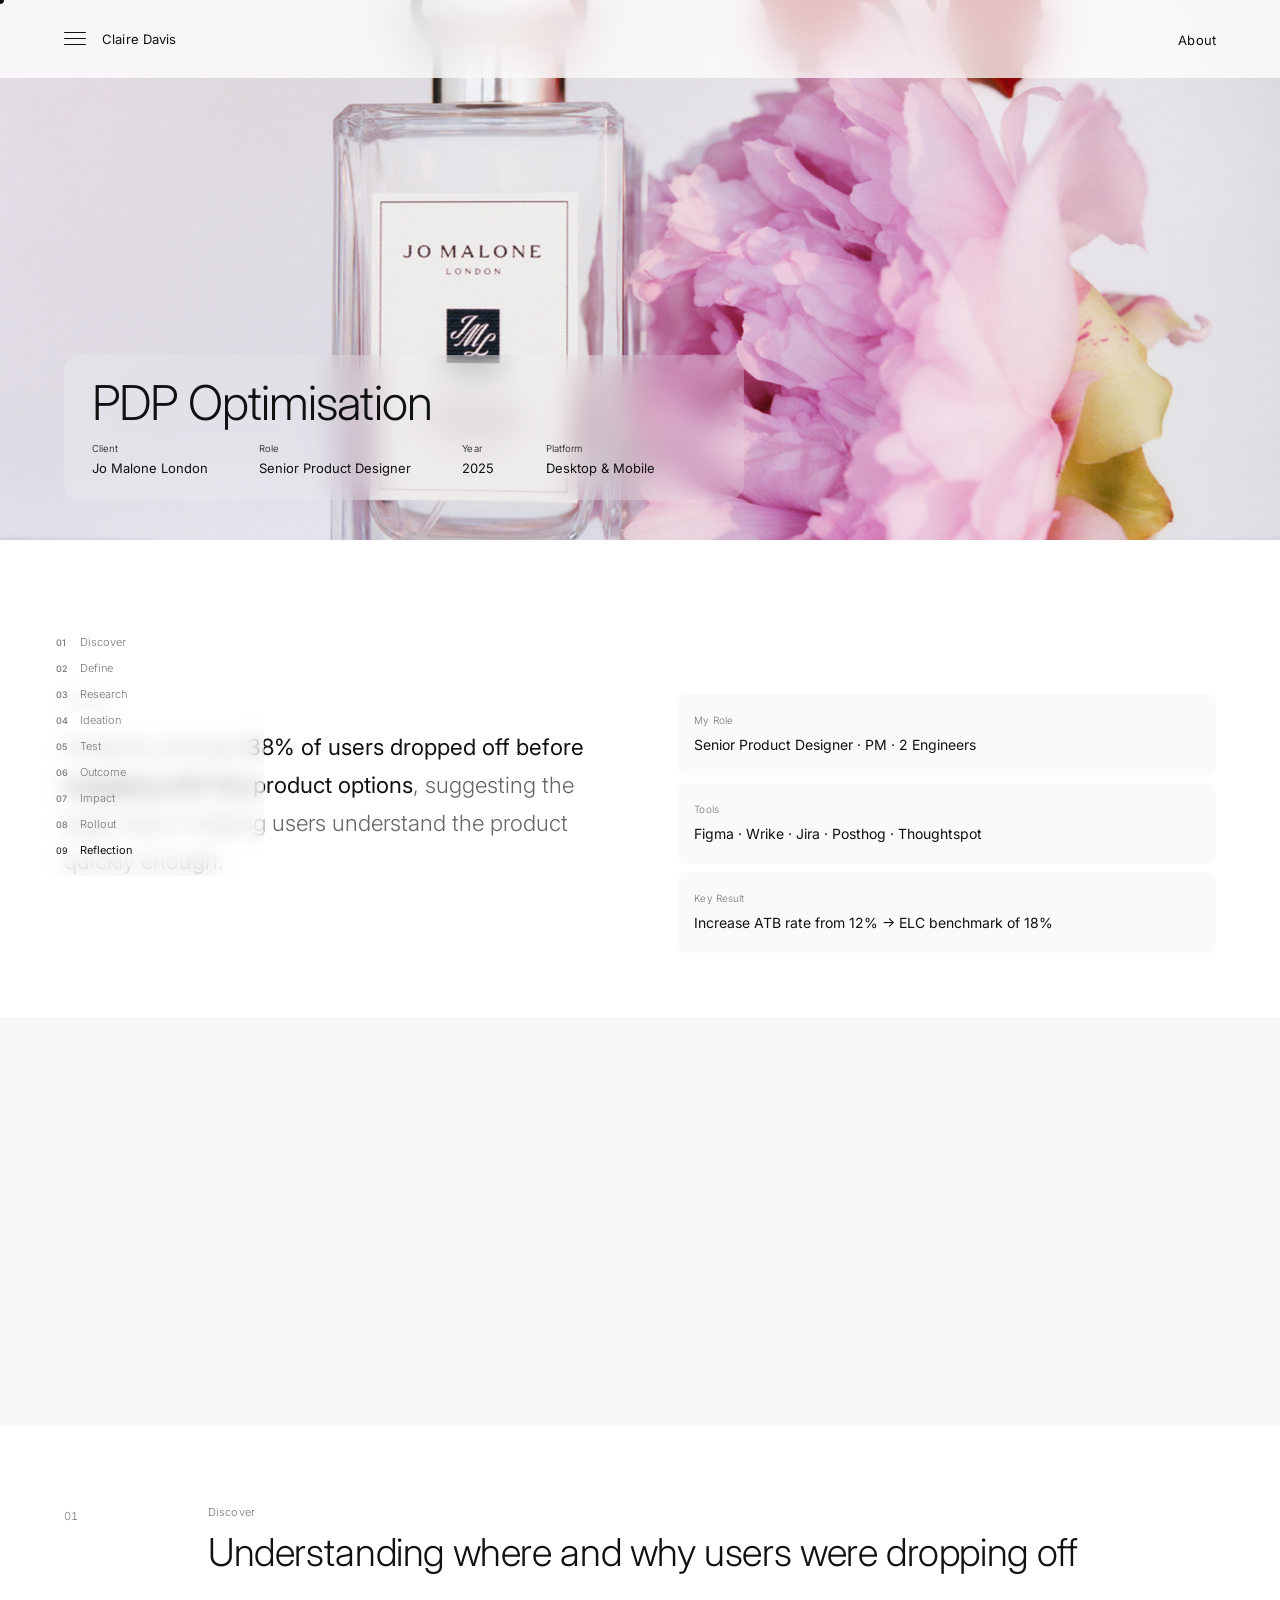
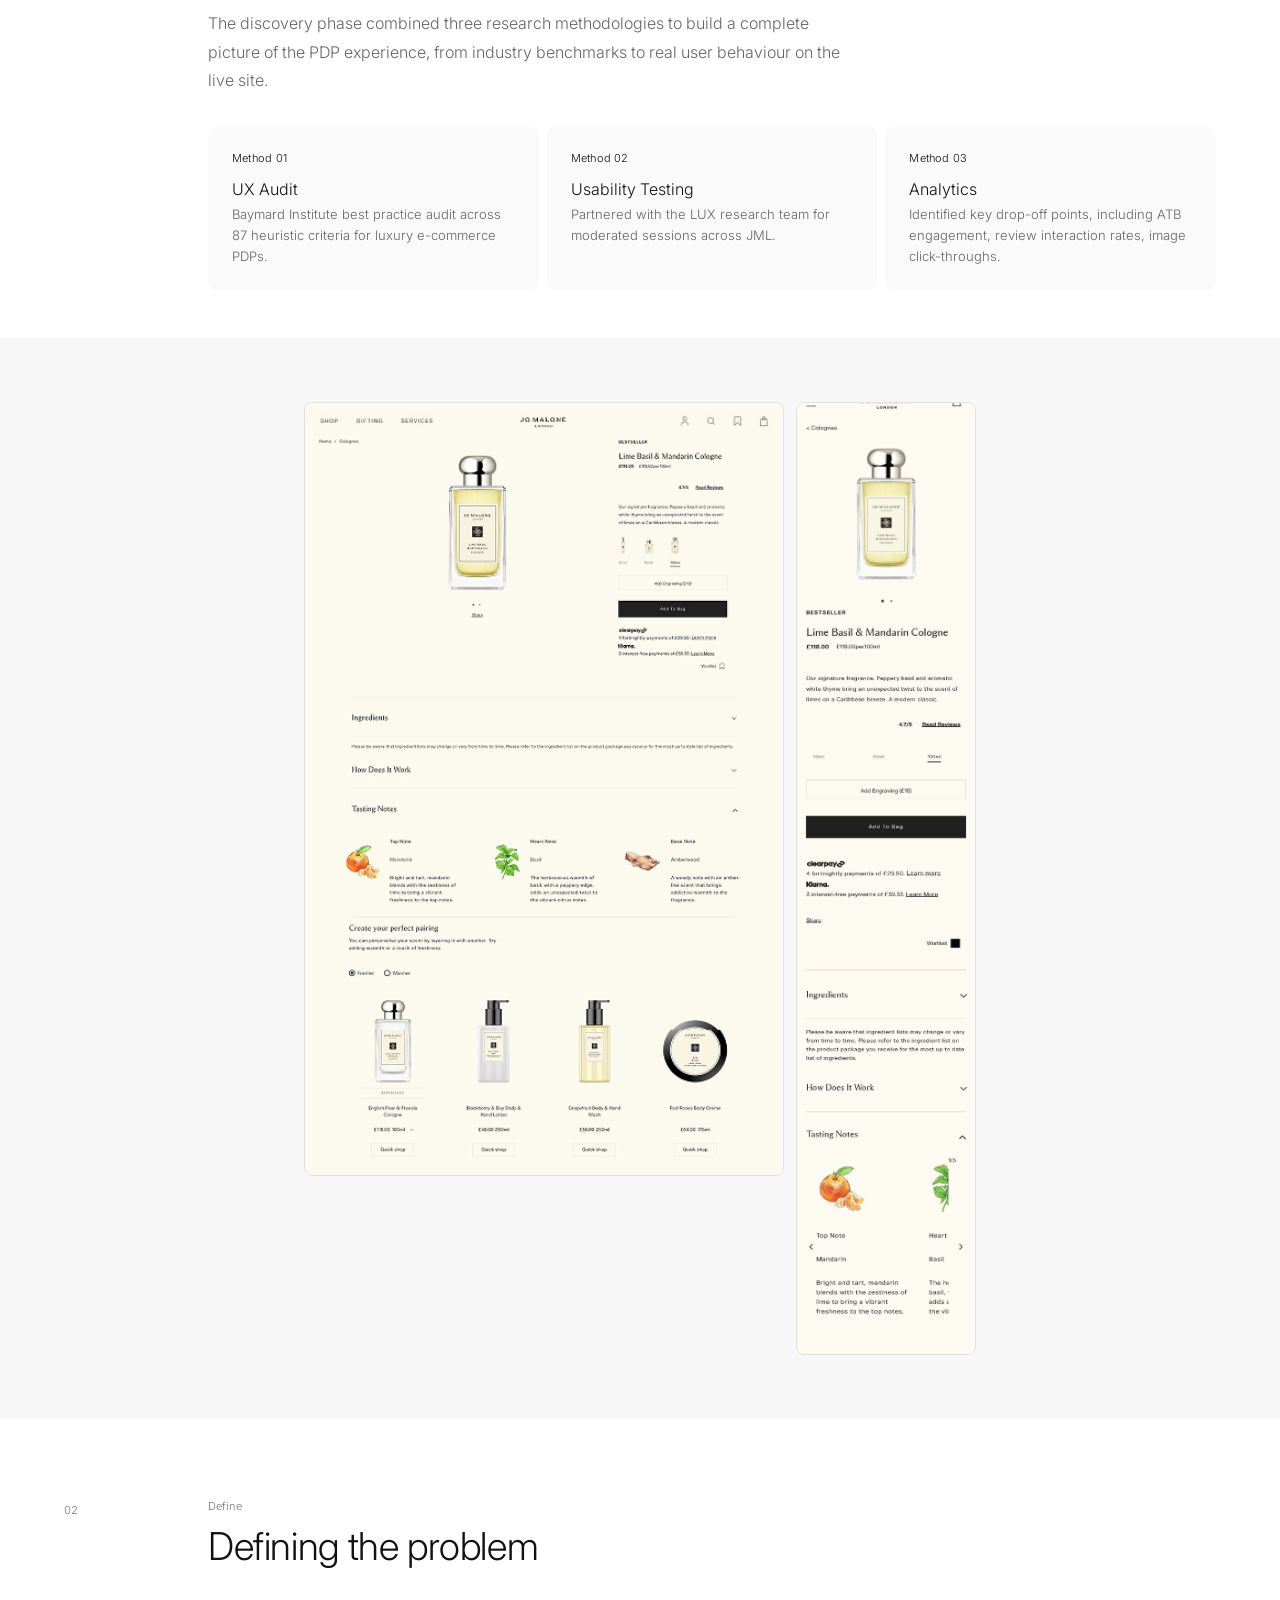
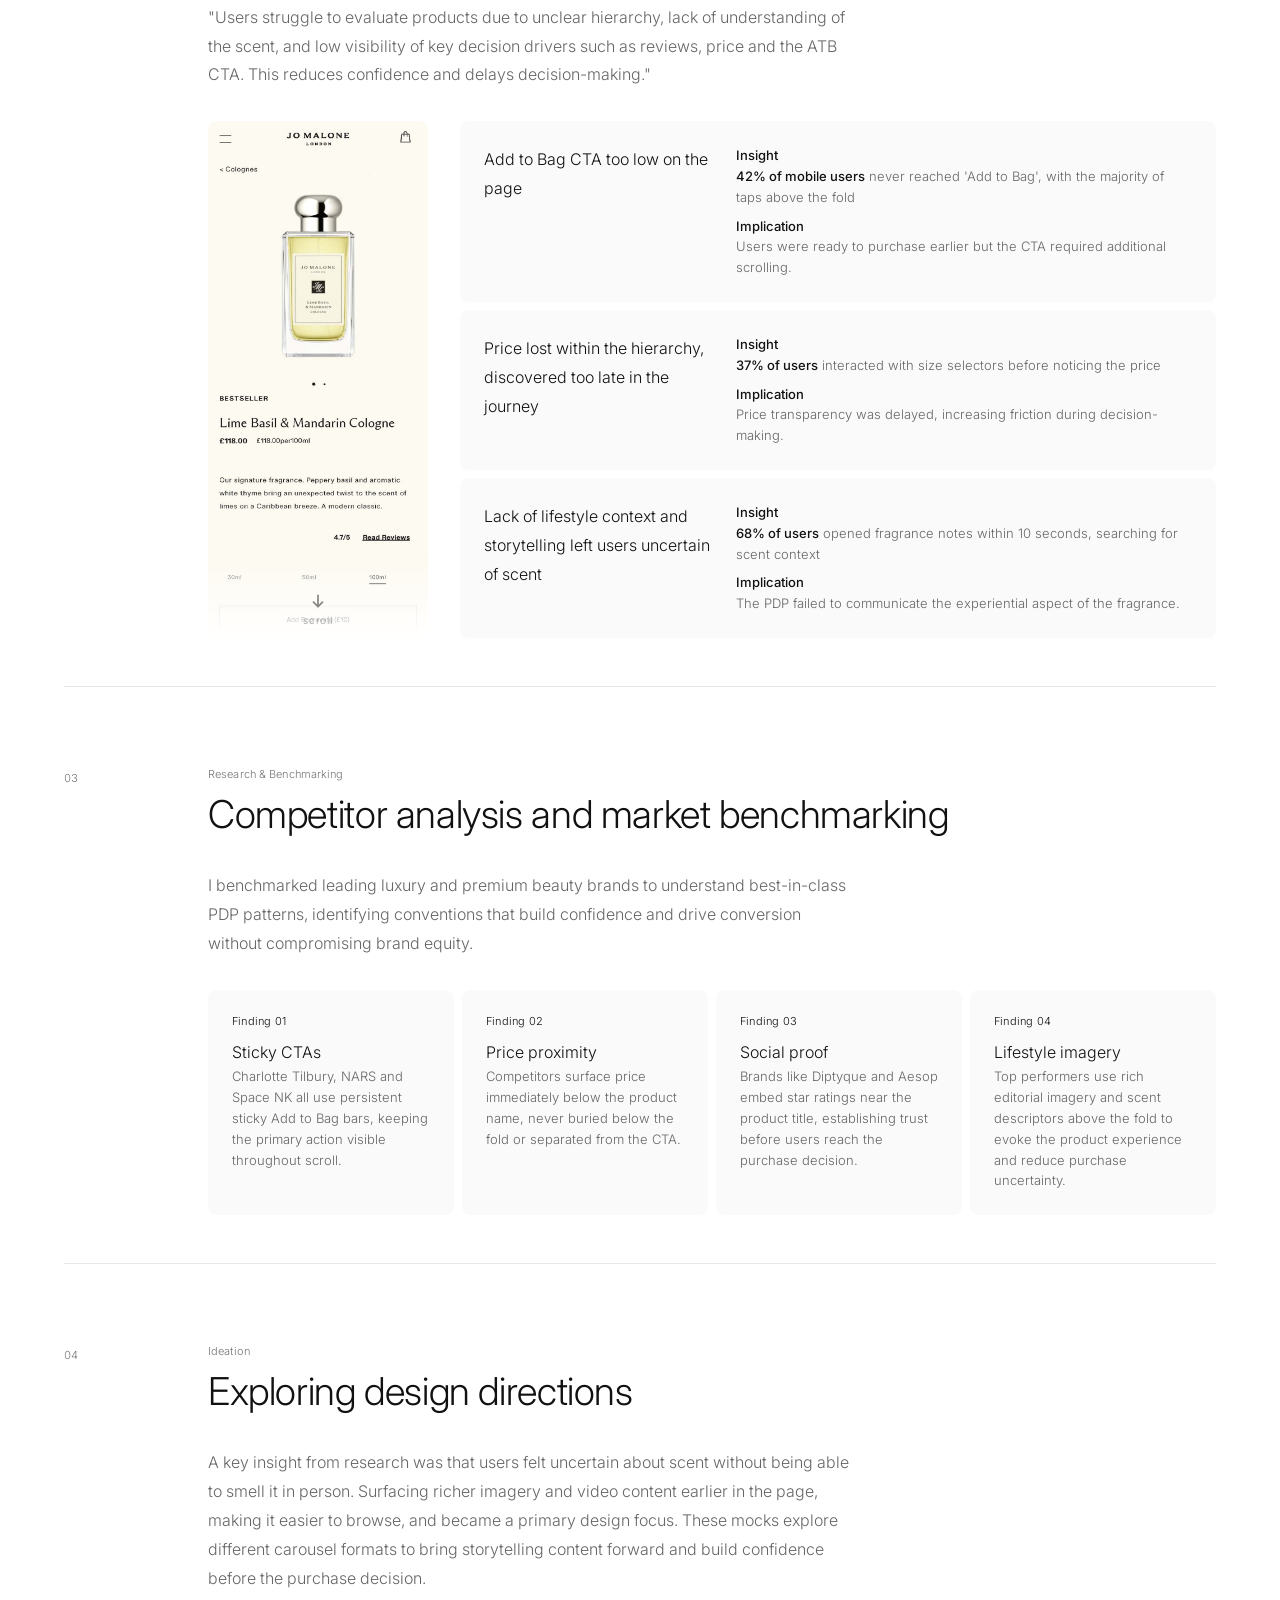
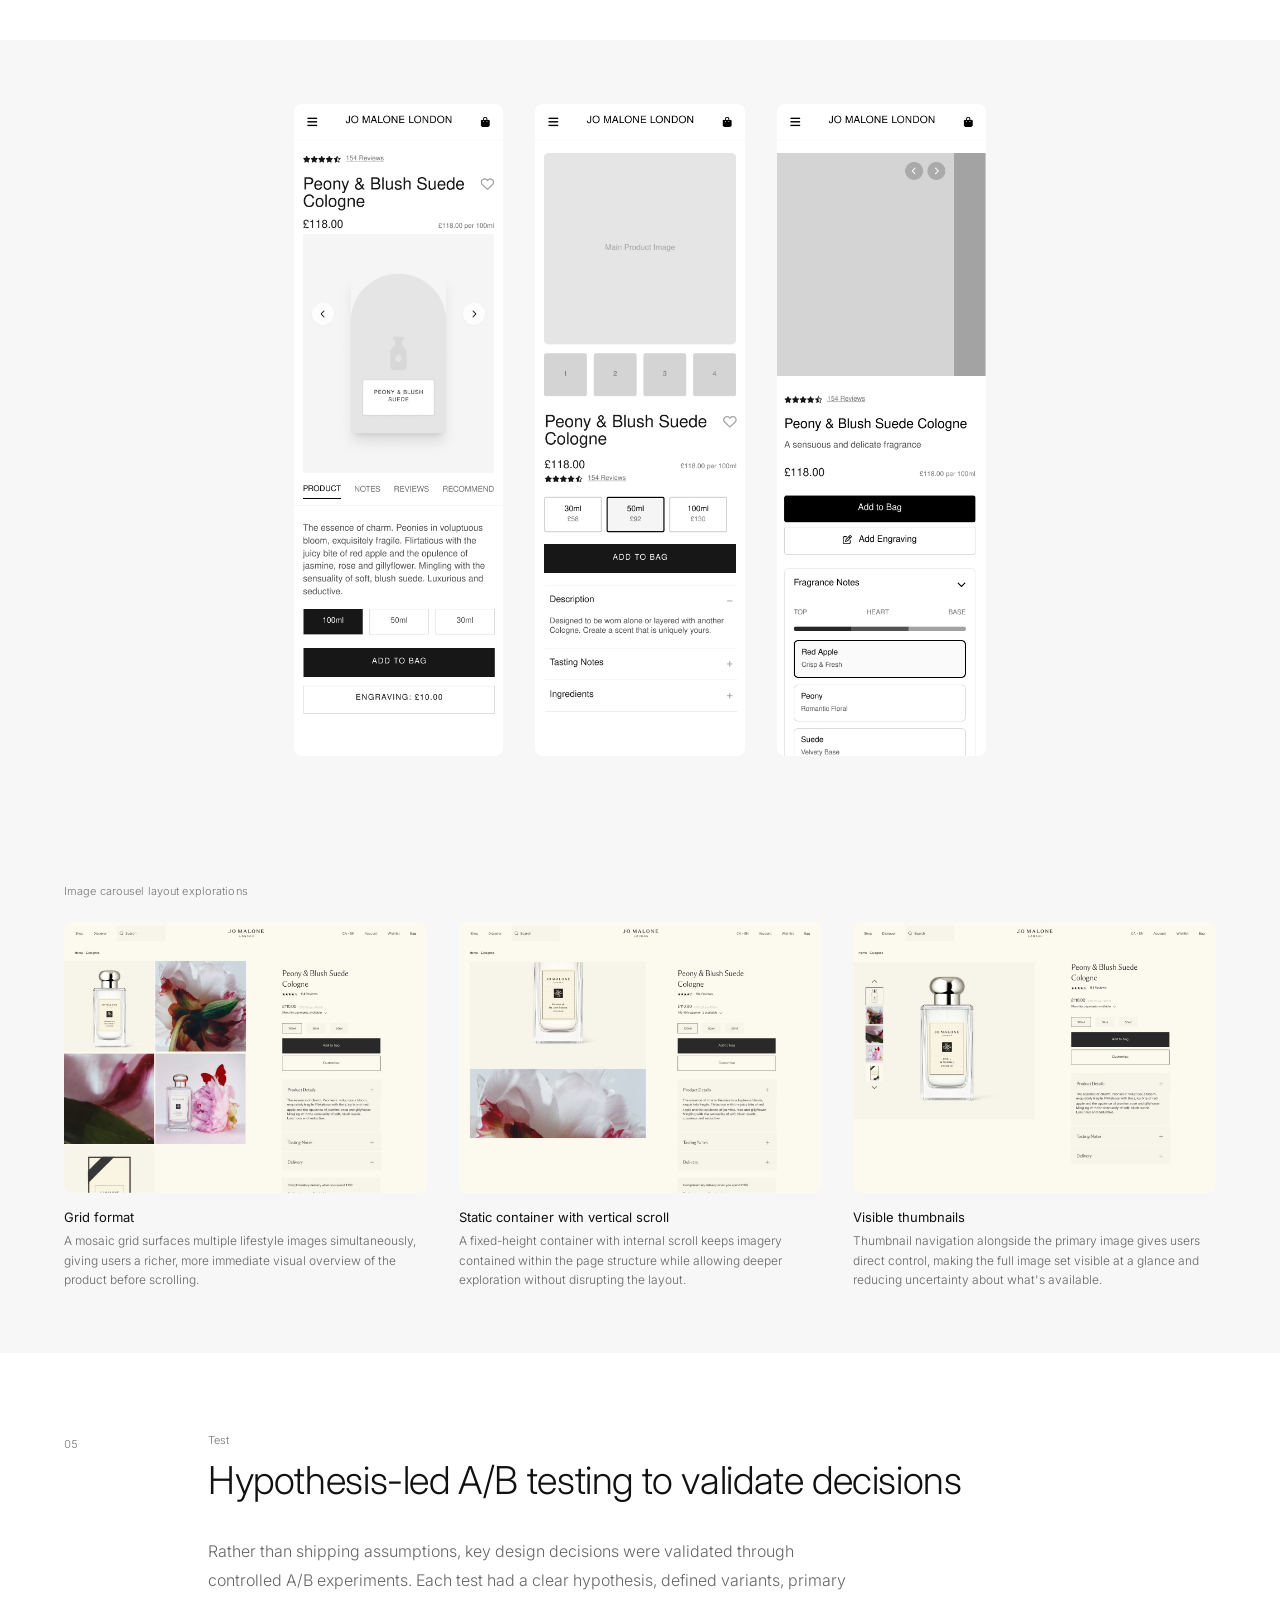
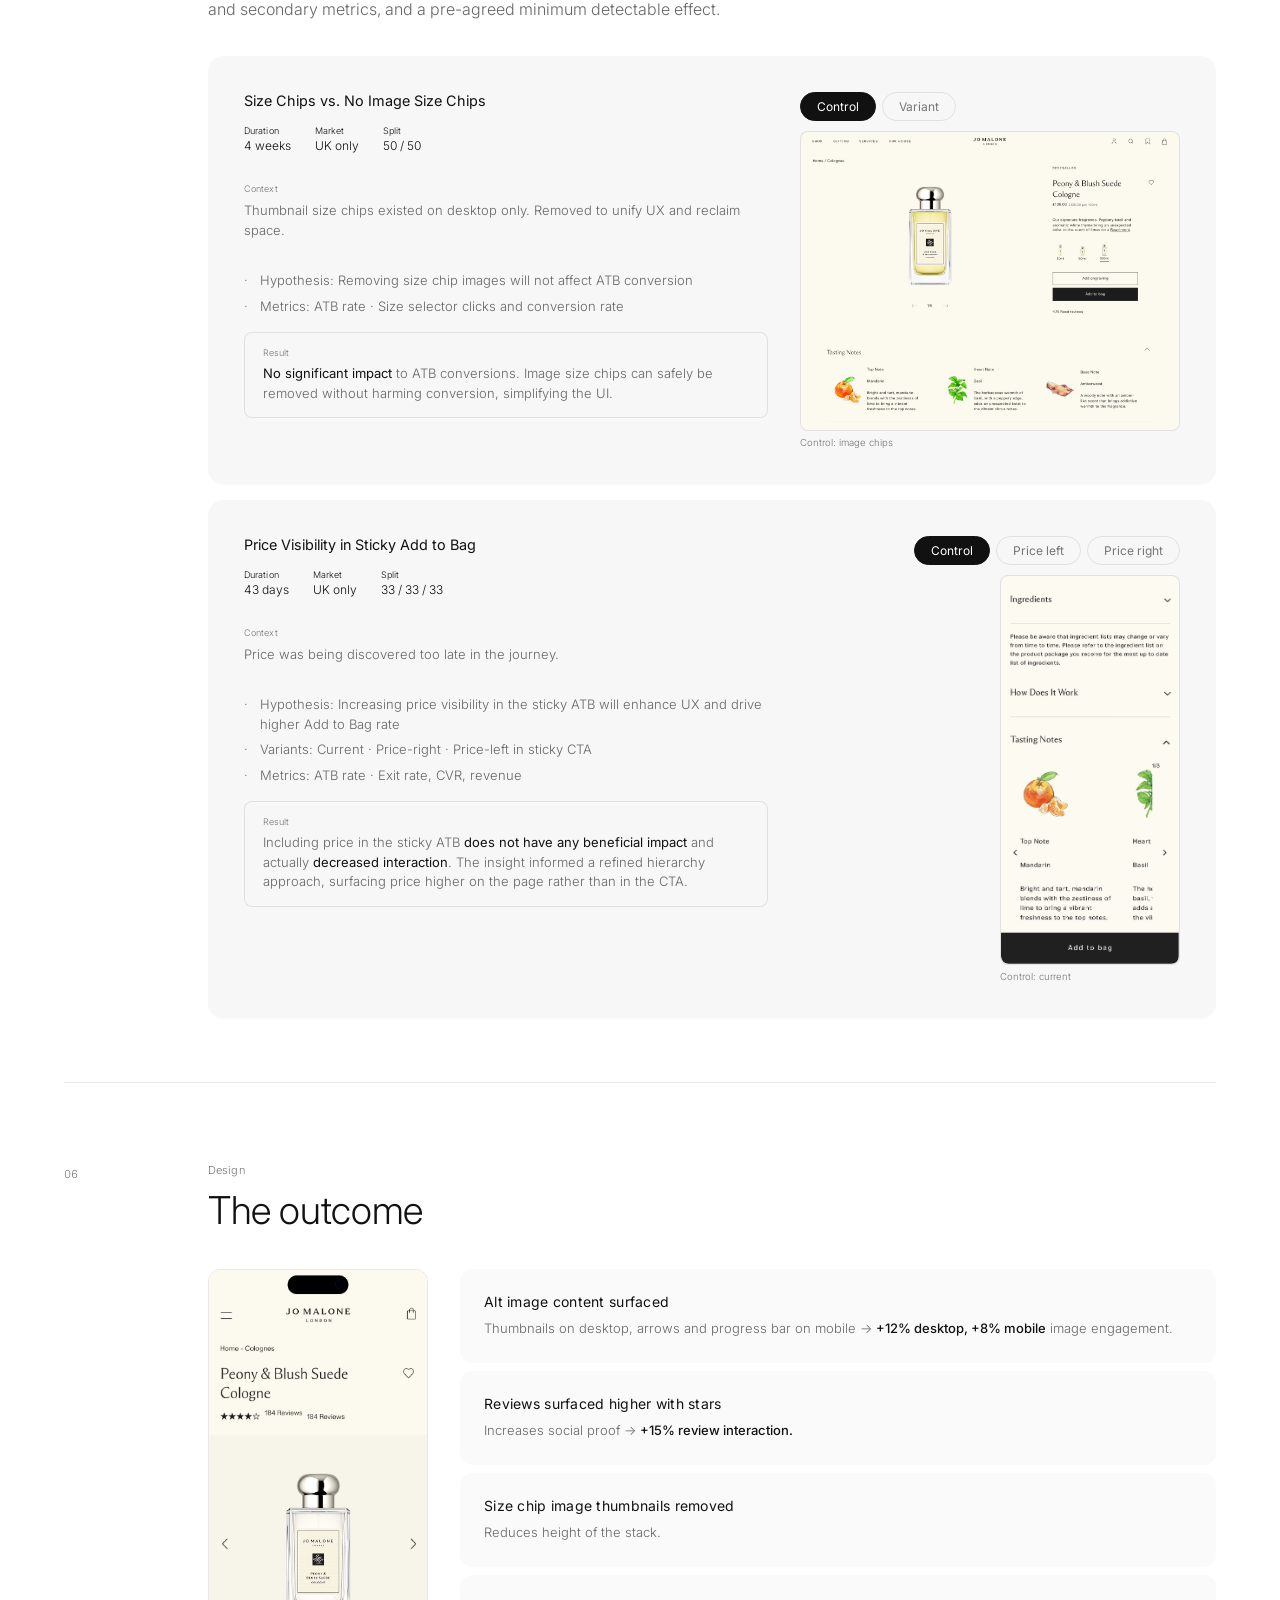
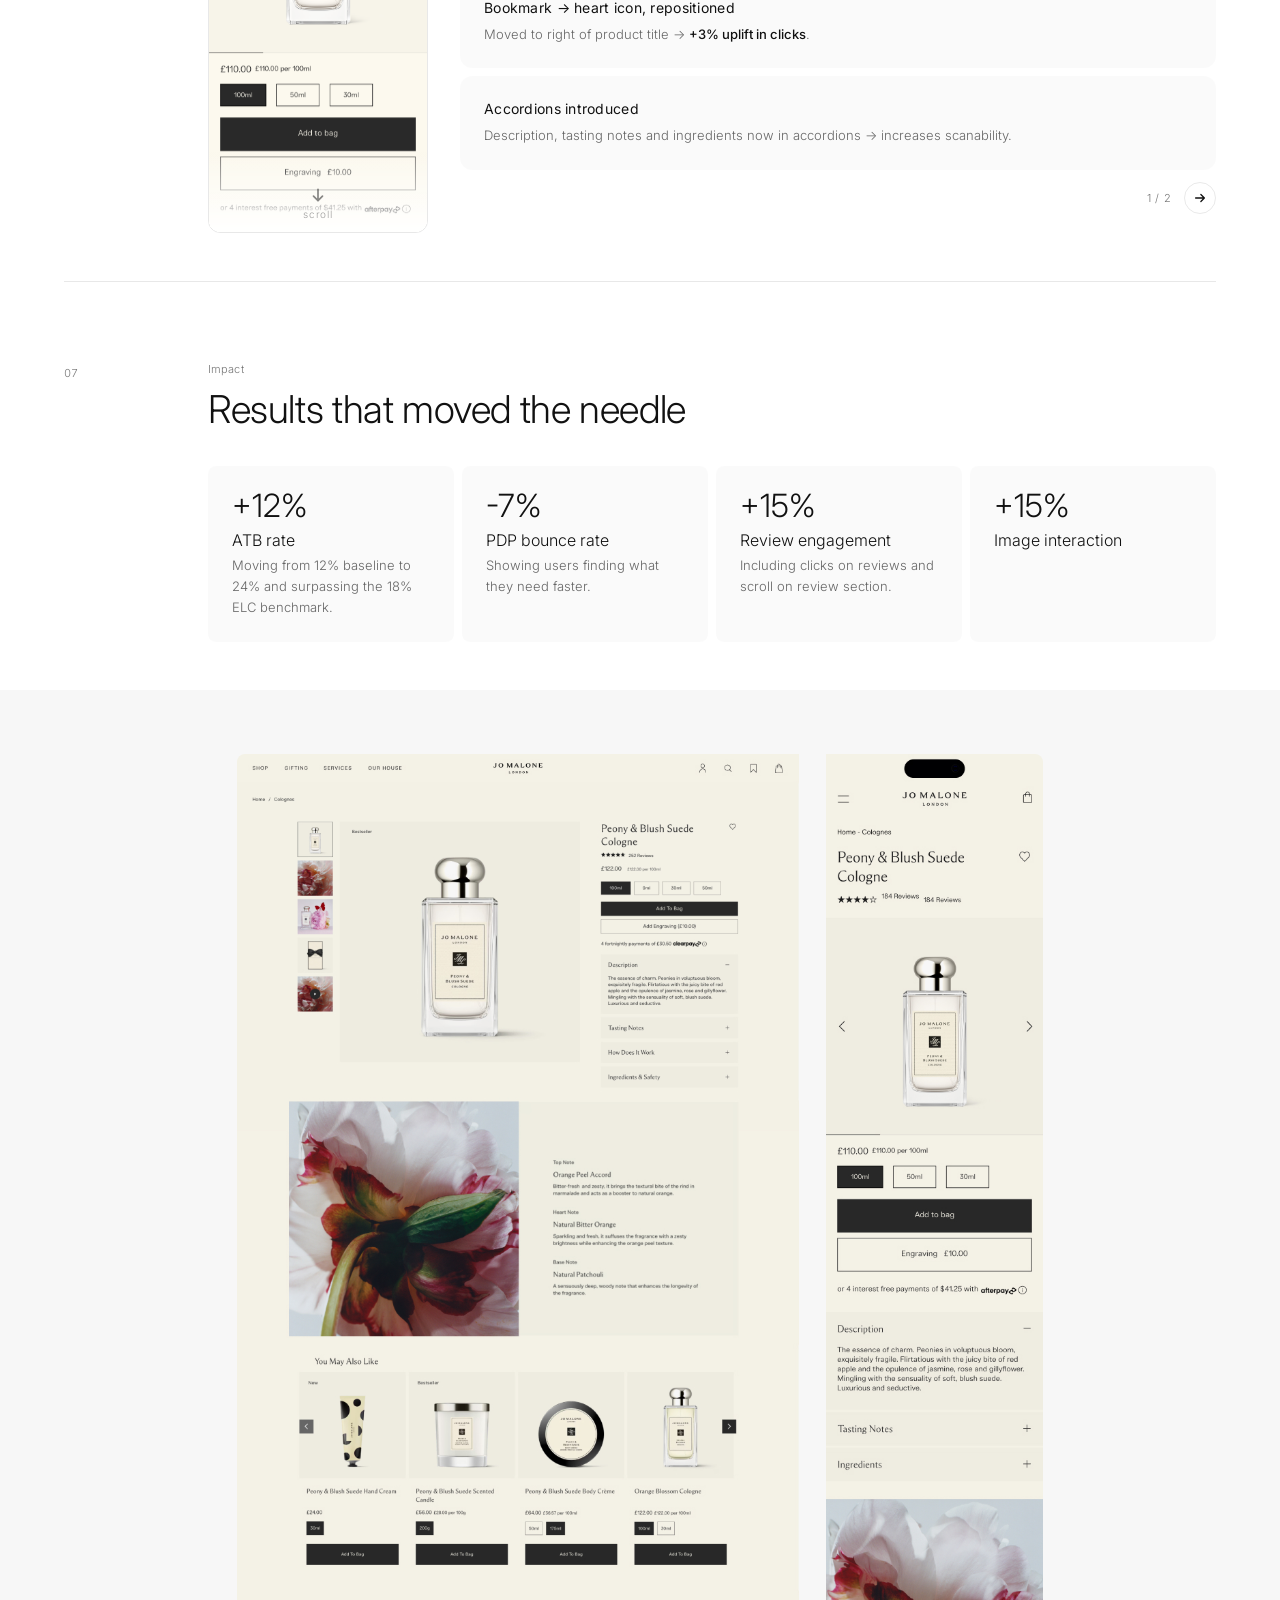
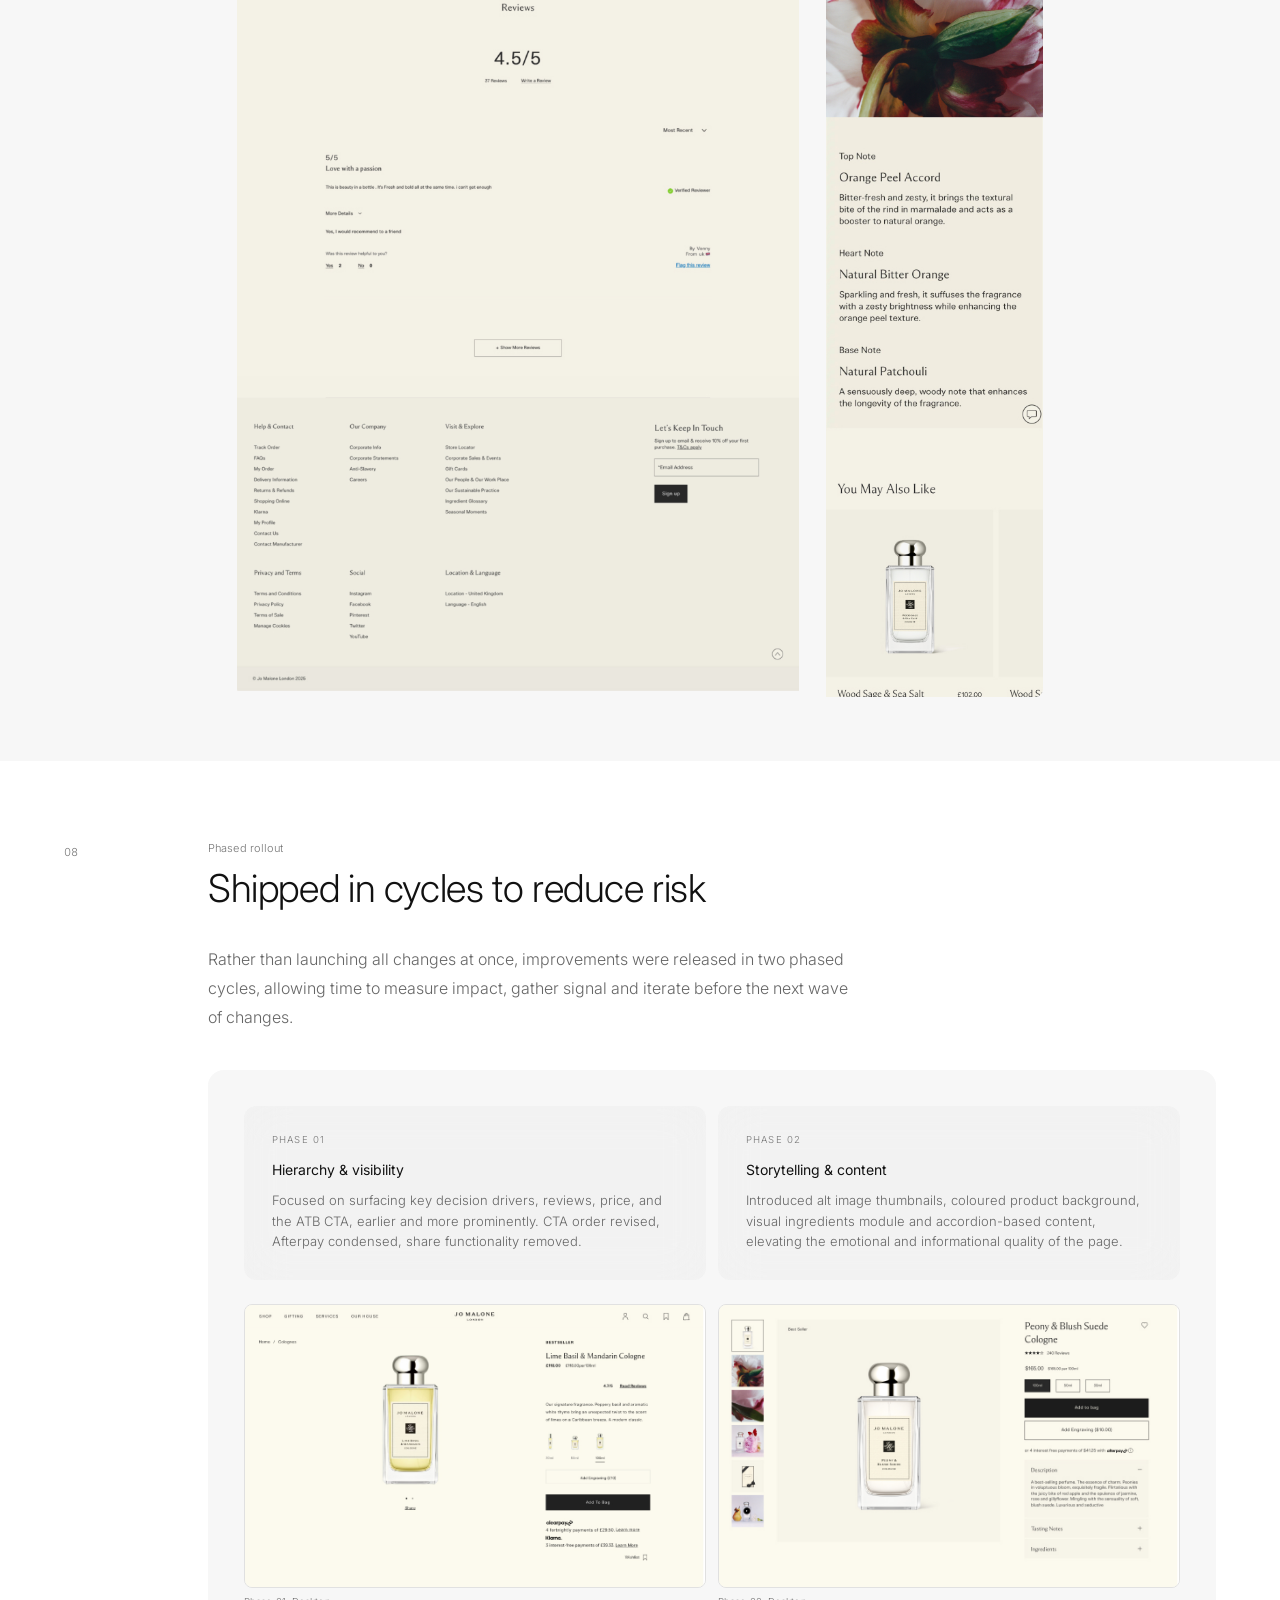
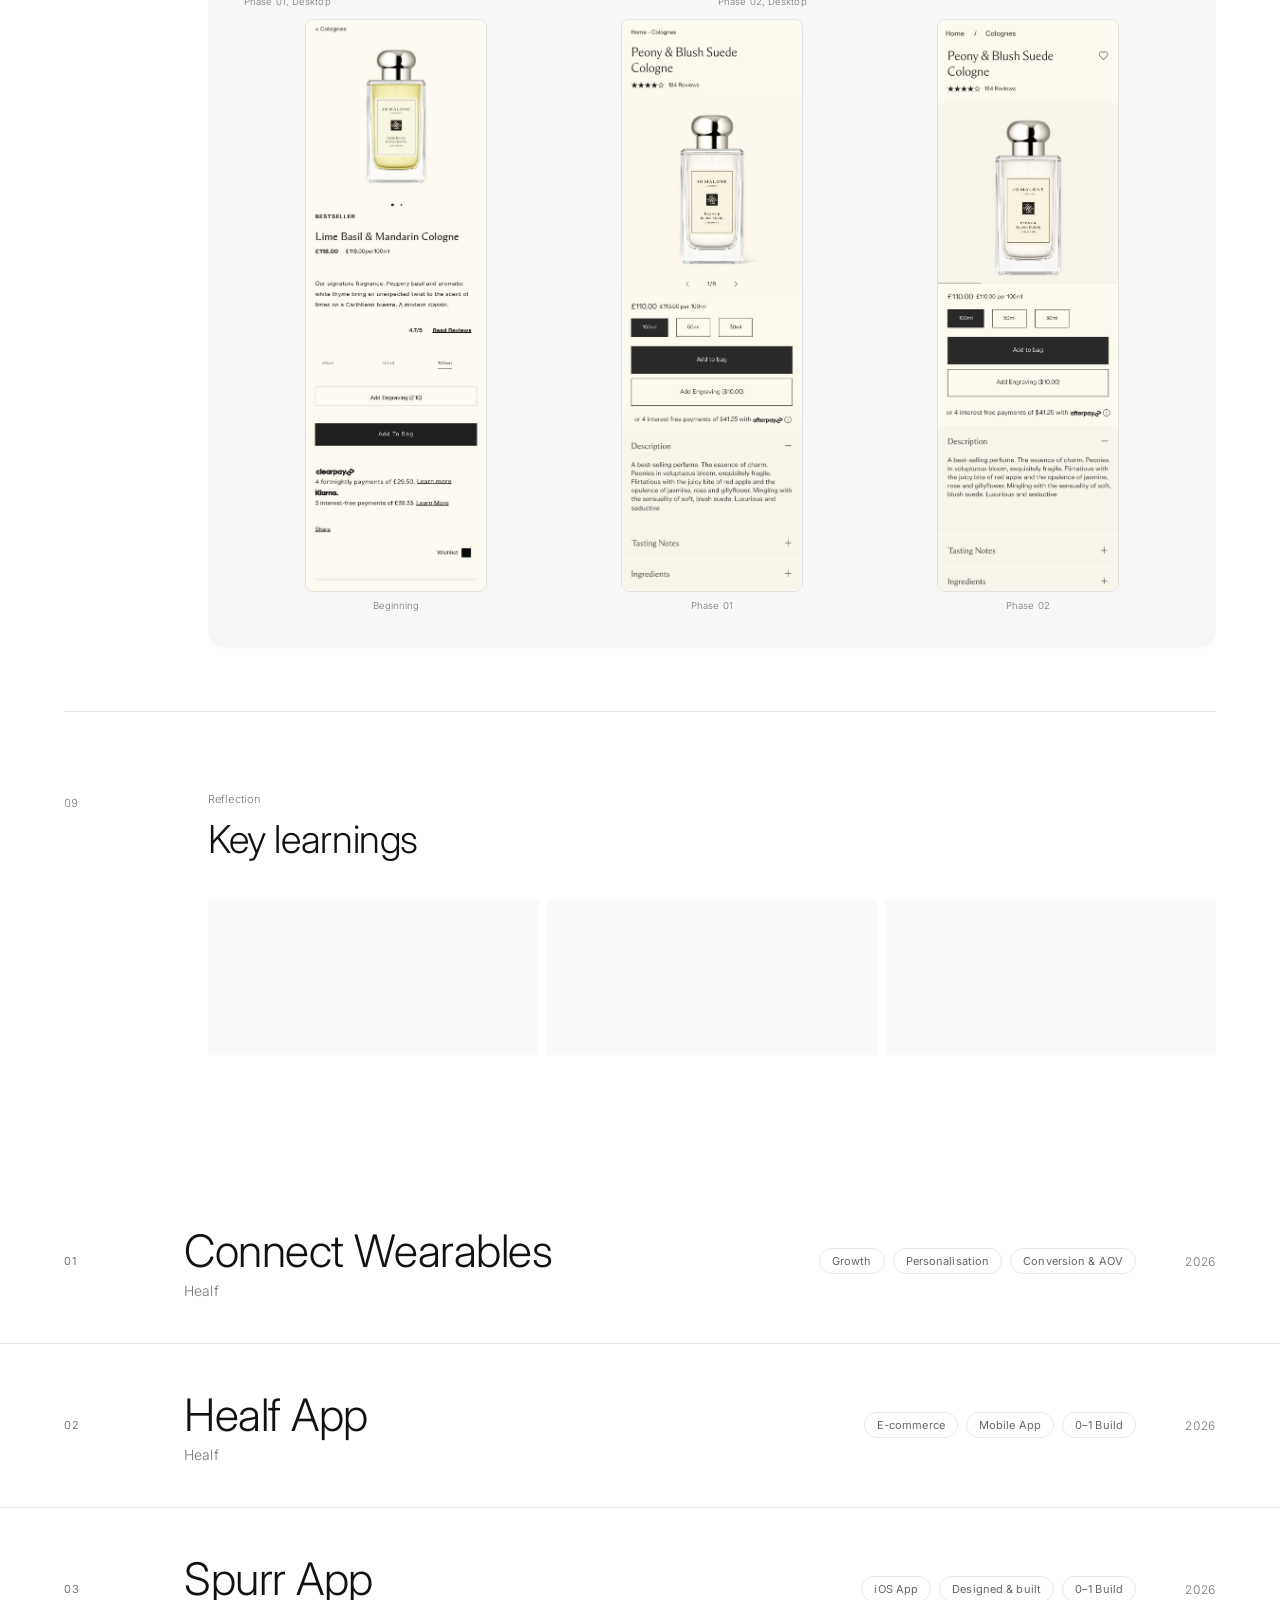
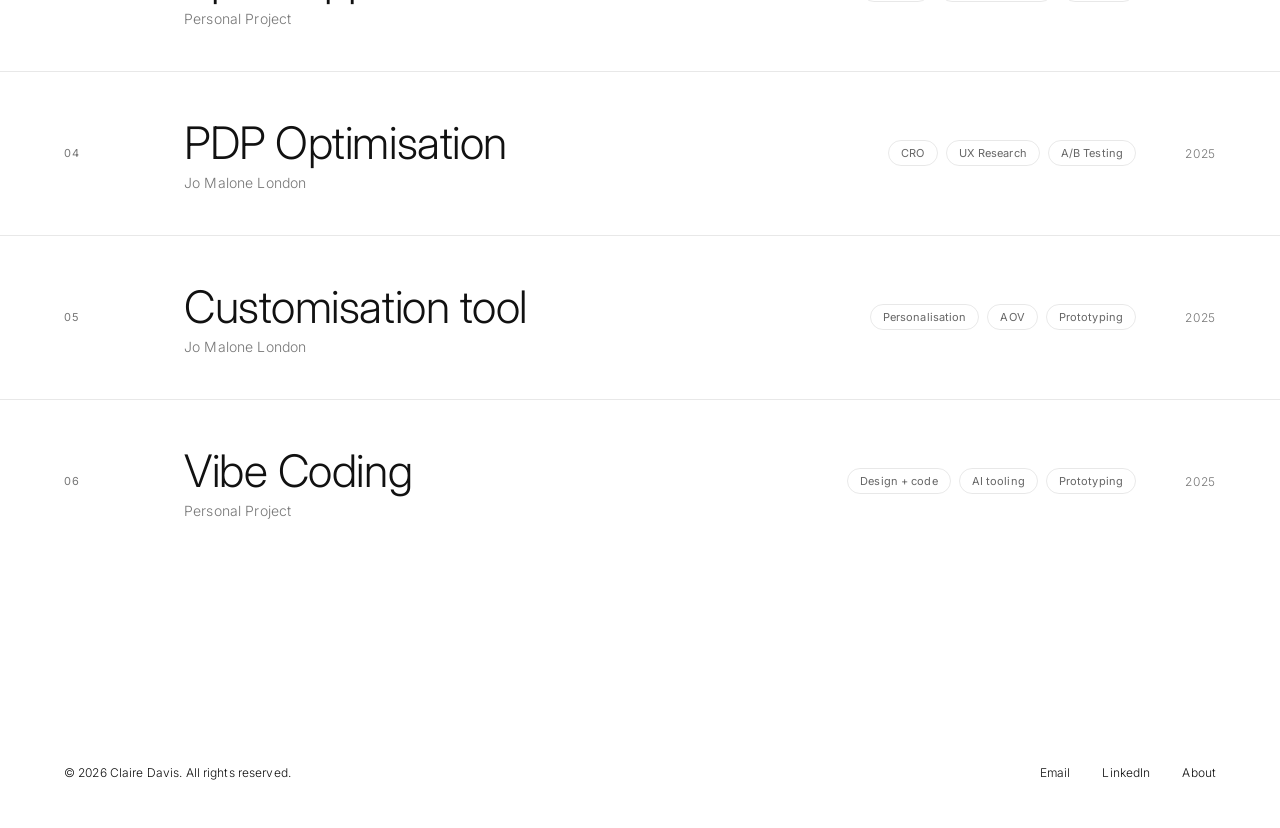
<file: project-01.html>
<!DOCTYPE html>
<html lang="en">
<head>
  <!-- Google tag (gtag.js) -->
  <script async src="https://www.googletagmanager.com/gtag/js?id=G-VD87P00C9Z"></script>
  <script>
    window.dataLayer = window.dataLayer || [];
    function gtag(){dataLayer.push(arguments);}
    gtag('js', new Date());
    gtag('config', 'G-VD87P00C9Z');
  </script>
  <meta charset="UTF-8" />
  <meta name="viewport" content="width=device-width, initial-scale=1.0" />
  <title>PDP Optimisation, Claire Davis</title>
  <meta name="description" content="Redesigning the Jo Malone London product detail page to drive Add to Bag conversion." />
  <link rel="stylesheet" href="css/style.css?v=7" />
  <style>
    /* ── Scroll progress ── */
    .scroll-progress {
      position: fixed;
      top: 0; left: 0;
      width: 100%; height: 1px;
      background: rgba(255, 255, 255, 0.5);
      transform: scaleX(0);
      transform-origin: left;
      z-index: 200;
      transition: transform 0.05s linear;
    }

    /* ── Full-bleed hero overrides ── */
    .project-hero {
      padding-top: 0;
      display: block;
      position: relative;
      min-height: 60vh;
    }
    .project-hero__visual--pdp {
      position: absolute !important;
      inset: 0 !important;
      margin: 0 !important;
      border-radius: 0 !important;
      min-height: unset !important;
      overflow: hidden;
    }
    .project-hero__visual--pdp::after {
      content: none;
    }
    .project-hero__info {
      position: absolute !important;
      z-index: 2;
      bottom: clamp(24px, 4vw, 40px);
      left: var(--gutter);
      right: var(--gutter);
      max-width: 680px;
      display: block !important;
      background: rgba(255, 255, 255, 0.18);
      backdrop-filter: blur(16px);
      -webkit-backdrop-filter: blur(16px);
      border: none;
      border-radius: 16px;
      padding: 24px 28px;
    }
    .project-hero__title { font-size: clamp(1.75rem, 4vw, 3rem) !important; }
    .project-hero__meta-grid {
      margin-top: 16px;
    }
    .project-hero__kicker .eyebrow,
    .project-hero__title,
    .project-meta-item__label,
    .project-meta-item__value { color: var(--text-primary) !important; }

    /* Keep nav as glass while scrolling over the hero image */
    .nav.scrolled:not(.nav--past-hero) {
      background: rgba(255, 255, 255, 0.18) !important;
      border-color: rgba(255, 255, 255, 0.25) !important;
    }

    .pdp-hero-video {
      position: absolute;
      inset: 0;
      width: 100%;
      height: 100%;
      object-fit: cover;
      display: block;
      z-index: 1;
    }

    /* ── Annotated phone evidence ── */
    .evidence-box {
      background: #ffffff;
      border: 1px solid var(--border);
      border-radius: var(--radius-lg);
      padding: 48px 40px 40px;
      margin-top: 48px;
    }

    .evidence-label {
      font-size: 0.625rem;
      letter-spacing: 0.08em;
      color: var(--text-muted);
      margin-bottom: 48px;
      display: block;
    }

    .evidence-phones {
      display: grid;
      grid-template-columns: 1fr auto auto 1fr;
      align-items: center;
      gap: 0;
    }

    .evidence-annotations--left {
      display: flex;
      flex-direction: column;
      gap: 28px;
      align-items: flex-end;
      padding-right: 28px;
    }

    .evidence-annotations--right {
      display: flex;
      flex-direction: column;
      gap: 28px;
      align-items: flex-start;
      padding-left: 28px;
    }

    .evidence-annotation-item {
      position: relative;
      display: flex;
      align-items: center;
    }

    .evidence-annotation-item--left {
      flex-direction: row;
      text-align: left;
    }

    .evidence-annotation-item--left .evidence-annotation__line {
      width: 20px;
      height: 1px;
      background: rgba(0,0,0,0.25);
      flex-shrink: 0;
      margin-left: 10px;
    }

    .evidence-annotation-item--right .evidence-annotation__line {
      width: 20px;
      height: 1px;
      background: rgba(0,0,0,0.25);
      flex-shrink: 0;
      margin-right: 10px;
    }

    .evidence-annotation__text {
      font-size: 0.6875rem;
      font-weight: 400;
      color: var(--text-secondary);
      line-height: 1.5;
      max-width: 160px;
    }

    /* Phone frame, thin border only, no notch */
    .phone-frame {
      width: 220px;
      background: #111111;
      border-radius: 32px;
      padding: 6px;
      box-shadow: 0 20px 48px rgba(0,0,0,0.14);
      margin: 0 12px;
    }

    .phone-screen {
      border-radius: 24px;
      overflow: hidden;
      aspect-ratio: 9/19.5;
      background: #f5f0ea;
    }

    .phone-screen img {
      width: 100%;
      height: 100%;
      object-fit: cover;
      object-position: top;
      display: block;
    }

    @media (max-width: 768px) {
      .evidence-phones { grid-template-columns: 1fr 1fr; }
      .evidence-annotations--left,
      .evidence-annotations--right { display: none; }
      .phone-frame { width: 100%; margin: 0; }
      .test-tabs { justify-content: flex-start !important; }
    }

    /* Goals grid */
    .goals-grid {
      display: grid;
      grid-template-columns: repeat(4, 1fr);
      gap: 8px;
    }

    .goal-card {
      background: var(--surface);
      border-radius: var(--radius-md);
      padding: 28px 24px 32px;
      display: flex;
      flex-direction: column;
      justify-content: flex-end;
      min-height: 140px;
    }

    .goal-card__text {
      font-size: 0.9375rem;
      font-weight: 300;
      color: var(--text-secondary);
      line-height: 1.5;
      margin: 0;
    }

    @media (max-width: 768px) {
      .goals-grid { grid-template-columns: 1fr 1fr; }
    }

    @media (max-width: 480px) {
      .goals-grid { grid-template-columns: 1fr; }
    }

    /* Process image placeholder rows */
    .process-images {
      display: grid;
      gap: 12px;
      margin-top: 32px;
    }

    .process-images--2col { grid-template-columns: 1fr 1fr; }
    .process-images--3col { grid-template-columns: repeat(3, 1fr); }
    .process-images--4col { grid-template-columns: repeat(4, 1fr); }

    .process-img {
      aspect-ratio: 4/3;
      border-radius: 8px;
      border: 1px solid var(--border);
      background: var(--bg-raised);
      display: flex;
      align-items: flex-end;
      padding: 12px 14px;
      position: relative;
      overflow: hidden;
      transition: border-color 0.4s ease;
    }

    .process-img:hover { border-color: var(--border-hover); }

    .process-img--tall { aspect-ratio: 3/4; }
    .process-img--wide { aspect-ratio: 16/7; }


    /* Competitor analysis row */
    .competitor-row {
      display: flex;
      gap: 12px;
      overflow-x: auto;
      padding-bottom: 8px;
      scrollbar-width: none;
    }
    .competitor-row::-webkit-scrollbar { display: none; }

    .competitor-item {
      flex: 0 0 120px;
      aspect-ratio: 2/3;
      border-radius: 6px;
      border: 1px solid var(--border);
      background: var(--bg-raised);
      position: relative;
      overflow: hidden;
      transition: border-color 0.4s ease;
    }

    .competitor-item:hover { border-color: var(--border-hover); }

    /* HMW cards */
    .hmw-grid {
      display: grid;
      gap: 8px;
      margin-top: 24px;
    }

    .hmw-category {
      margin-bottom: 24px;
    }

    .hmw-category-title {
      font-size: 0.6875rem;
      letter-spacing: 0.01em;
      text-transform: none;
      color: var(--text-muted);
      margin-bottom: 10px;
      padding-bottom: 8px;
      border-bottom: 1px solid var(--border);
    }

    .hmw-cards-row {
      display: grid;
      grid-template-columns: repeat(3, 1fr);
      gap: 8px;
    }

    .hmw-card {
      padding: 20px;
      border: none;
      border-radius: 8px;
      background: var(--surface);
      transition: background 0.4s ease;
    }

    .hmw-card:hover { background: var(--surface-hover); }

    .hmw-card__prefix {
      font-size: 0.625rem;
      letter-spacing: 0.01em;
      text-transform: none;
      color: var(--text-muted);
      margin-bottom: 8px;
    }

    .hmw-card__text {
      font-size: 0.8125rem;
      font-weight: 300;
      line-height: 1.6;
      color: var(--text-secondary);
    }

    /* Test card */
    .test-card {
      padding: clamp(24px, 3vw, 36px);
      margin-bottom: 16px;
      background: var(--bg-raised);
      border-radius: 16px;
      box-shadow: 0 1px 2px rgba(0,0,0,0.03);
    }

    .test-card:hover {}

    .test-card__header {
      display: flex;
      align-items: center;
      gap: 12px;
      margin-bottom: 16px;
    }

    .test-badge {
      font-size: 0.625rem;
      letter-spacing: 0.01em;
      text-transform: none;
      color: var(--text-secondary);
      padding: 4px 10px;
      border: 1px solid var(--border);
      border-radius: 100px;
    }

    .test-card__name {
      font-size: 0.9rem;
      font-weight: 400;
      color: var(--text-primary);
    }

    .test-meta {
      display: flex;
      gap: 24px;
      flex-wrap: wrap;
      margin-bottom: 16px;
    }

    .test-meta-item {
      display: flex;
      flex-direction: column;
      gap: 2px;
    }

    .test-meta-item__label {
      font-size: 0.5625rem;
      letter-spacing: 0.01em;
      text-transform: none;
      color: var(--text-primary);
    }

    .test-meta-item__value {
      font-size: 0.75rem;
      color: var(--text-primary);
    }

    .test-card__bullets {
      list-style: none;
      display: flex;
      flex-direction: column;
      gap: 6px;
      margin-bottom: 16px;
    }

    .test-card__bullets li {
      font-size: 0.8125rem;
      font-weight: 300;
      color: var(--text-secondary);
      line-height: 1.5;
      padding-left: 16px;
      position: relative;
    }

    .test-card__bullets li::before {
      content: '·';
      position: absolute;
      left: 0;
      color: var(--text-muted);
    }

    .test-result {
      padding: 14px 18px;
      border-radius: 8px;
      border: 1px solid var(--border);
      background: rgba(255,255,255,0.02);
    }

    .test-result__label {
      font-size: 0.5625rem;
      letter-spacing: 0.01em;
      text-transform: none;
      color: var(--text-muted);
      margin-bottom: 6px;
    }

    .test-result__text {
      font-size: 0.8125rem;
      font-weight: 300;
      color: var(--text-secondary);
      line-height: 1.5;
    }

    .test-result__text strong {
      font-weight: 400;
      color: var(--text-primary);
    }

    /* Key problems list */
    .problems-list {
      list-style: none;
      display: flex;
      flex-direction: column;
    }

    .problems-list__item {
      display: grid;
      grid-template-columns: 1fr auto;
      align-items: start;
      gap: 20px;
      padding: 16px 0;
      border-top: 1px solid var(--border);
      transition: background 0.3s ease;
    }

    .problems-list__item:last-child { border-bottom: 1px solid var(--border); }

    .problems-list__text {
      font-size: 0.875rem;
      font-weight: 300;
      line-height: 1.6;
      color: var(--text-secondary);
    }

    .problems-list__source {
      font-size: 0.6rem;
      letter-spacing: 0.02em;
      text-transform: none;
      color: var(--text-muted);
      white-space: nowrap;
      padding: 4px 10px;
      border: 1px solid var(--border);
      border-radius: 100px;
      margin-top: 2px;
    }

    /* Mobile responsive */
    @media (max-width: 600px) {
      .hmw-cards-row { grid-template-columns: 1fr; }
      .process-images--2col { grid-template-columns: 1fr; }
      .process-images--3col { grid-template-columns: 1fr 1fr; }
      .process-images--4col { grid-template-columns: 1fr 1fr; }
    }

    /* ── Inline grid responsive fixes ─────────────────────── */

    /* 3-col research grid → 2-col tablet, 1-col mobile */
    @media (max-width: 768px) {
      .p01-grid-3 { grid-template-columns: 1fr 1fr !important; }
      .p01-grid-4 { grid-template-columns: 1fr 1fr !important; }
      .p01-ideation-grid { grid-template-columns: 1fr !important; }
      .p01-carousel-grid { grid-template-columns: 1fr 1fr !important; }
      .p01-wireframe-grid { max-width: 100% !important; grid-template-columns: repeat(3, 50vw) !important; overflow-x: auto; scroll-snap-type: x mandatory; -webkit-overflow-scrolling: touch; padding-bottom: 8px; }
      .p01-wireframe-grid > div { scroll-snap-align: start; }
      .p01-phases-cards { grid-template-columns: 1fr !important; }
      .evidence-box { padding: 28px 20px 20px; }
      .test-card-grid { grid-template-columns: 1fr !important; }
      .test-card-img-col { width: 100% !important; }
    }

    @media (max-width: 480px) {
      .p01-grid-3 { grid-template-columns: 1fr !important; }
      .p01-grid-4 { grid-template-columns: 1fr !important; }
      .p01-carousel-grid { grid-template-columns: 1fr !important; }
      .p01-define-grid { grid-template-columns: 1fr !important; }
      .p01-define-grid > div:first-child { height: 420px; max-height: 420px; }
      .p01-callout-card { grid-template-columns: 1fr !important; }
      .p01-impact-grid { grid-template-columns: 1fr !important; }
      .p01-beforeafter { grid-template-columns: 1fr !important; }
      .p01-phases-desktop { grid-template-columns: 1fr !important; }
      .p01-changes-grid { grid-template-columns: 1fr !important; }
      #changes-video-col { position: relative !important; top: auto !important; }
      #changes-cards { height: auto !important; overflow-y: visible !important; }
      /* Discover images, allow shrink so padding is respected */
      .p01-discover-flex > div { flex-shrink: 1 !important; min-width: 0; }
      /* Test badge above title on mobile */
      .test-card__header { flex-direction: column !important; align-items: flex-start !important; gap: 8px !important; }
      /* Test 02 image full width on mobile */
      .test02-img-inner { width: 100% !important; margin-left: 0 !important; }
    }

    /* ── Section Navigator ── */
    .section-nav {
      position: fixed;
      bottom: 24px;
      left: 24px;
      z-index: 99;
      background: rgba(255, 255, 255, 0.45);
      backdrop-filter: blur(10px);
      -webkit-backdrop-filter: blur(10px);
      border: none;
      border-radius: 12px;
      padding: 14px 40px 14px 24px;
      min-width: 240px;
      display: flex;
      flex-direction: column;
      gap: 2px;
    }

    .section-nav__toggle {
      display: none;
    }

    .section-nav__items {
      display: flex;
      flex-direction: column;
      gap: 2px;
    }
    .section-nav__item {
      display: flex;
      align-items: center;
      gap: 8px;
      padding: 5px 8px;
      border-radius: 6px;
      cursor: pointer;
      transition: background 0.2s ease, color 0.2s ease;
      text-decoration: none;
      white-space: nowrap;
    }
    .section-nav__item:hover { background: var(--surface-hover); }
    .section-nav__num {
      font-size: 0.5625rem;
      font-weight: 500;
      color: var(--text-muted);
      min-width: 16px;
      transition: color 0.2s ease;
    }
    .section-nav__label {
      font-size: 0.6875rem;
      font-weight: 300;
      color: var(--text-muted);
      transition: color 0.2s ease;
    }
    .section-nav__item.active .section-nav__num,
    .section-nav__item.active .section-nav__label {
      color: var(--text-primary);
      font-weight: 400;
    }
    @media (max-width: 640px) {
      .section-nav {
        bottom: 0; left: 0; right: 0;
        border-radius: 0;
        border-left: none; border-right: none; border-bottom: none;
        gap: 0;
        padding: 0;
        padding-bottom: env(safe-area-inset-bottom, 0px);
        min-width: 0;
        flex-direction: column;
        align-items: stretch;
      }

      .section-nav__toggle {
        display: flex;
        align-items: center;
        justify-content: center;
        padding: 10px;
        background: none;
        border: none;
        border-bottom: 1px solid transparent;
        color: var(--text-muted);
        cursor: pointer;
        font-family: var(--font);
        transition: border-color 0.4s ease;
      }

      .section-nav__toggle svg {
        transition: transform 0.5s var(--ease-expo);
      }

      .section-nav__items {
        display: flex;
        flex-direction: column;
        gap: 2px;
        padding: 0 20px;
        max-height: 0;
        overflow: hidden;
        opacity: 0;
        transition: max-height 0.7s var(--ease-expo),
                    opacity 0.3s var(--ease-smooth),
                    padding 0.7s var(--ease-expo);
      }

      .section-nav__item {
        opacity: 0;
        transform: translateY(6px);
        padding: 8px 10px;
        transition: opacity 0.4s var(--ease-smooth),
                    transform 0.4s var(--ease-expo),
                    background 0.2s ease;
      }

      .section-nav__num {
        min-width: 20px;
        font-size: 0.5625rem;
      }

      .section-nav.expanded .section-nav__toggle {
        border-color: var(--border);
      }

      .section-nav.expanded .section-nav__toggle svg {
        transform: rotate(180deg);
      }

      .section-nav.expanded .section-nav__items {
        max-height: 400px;
        opacity: 1;
        padding: 12px 20px;
      }

      .section-nav.expanded .section-nav__item {
        opacity: 1;
        transform: translateY(0);
      }

      .section-nav.expanded .section-nav__item:nth-child(1) { transition-delay: 0.10s; }
      .section-nav.expanded .section-nav__item:nth-child(2) { transition-delay: 0.15s; }
      .section-nav.expanded .section-nav__item:nth-child(3) { transition-delay: 0.20s; }
      .section-nav.expanded .section-nav__item:nth-child(4) { transition-delay: 0.25s; }
      .section-nav.expanded .section-nav__item:nth-child(5) { transition-delay: 0.30s; }
      .section-nav.expanded .section-nav__item:nth-child(6) { transition-delay: 0.35s; }
      .section-nav.expanded .section-nav__item:nth-child(7) { transition-delay: 0.40s; }
    }
  </style>
</head>
<body>

  <!-- Scroll progress -->
  <div class="scroll-progress"></div>

  <!-- Nav -->
  <nav class="nav">
    <div class="nav__bar">
      <div class="nav__left">
        <button class="nav__toggle" aria-label="Menu">
          <span class="nav__toggle-line"></span>
          <span class="nav__toggle-line"></span>
          <span class="nav__toggle-line"></span>
        </button>
        <a class="nav__logo" href="index.html">Claire Davis</a>
      </div>
      <ul class="nav__links">
        <li><a href="about.html">About</a></li>
      </ul>
    </div>
    <ul class="nav__dropdown">
      <li><a href="index.html">Home</a></li>
      <li><a href="project-07.html">Connect Wearables</a></li>
      <li><a href="project-05.html">Healf App</a></li>
      <li><a href="project-06.html">Spurr App</a></li>
      <li><a href="project-01.html">PDP Optimisation</a></li>
      <li><a href="project-02.html">Customisation Tool</a></li>
      <li><a href="project-04.html">Vibe Coding</a></li>
    </ul>


  </nav>

  <!-- Project Hero -->
  <header class="project-hero">

    <!-- Visual / hero image area -->
    <div class="project-hero__visual project-hero__visual--pdp">
      <img src="images/Header_banner_pdp.jpg" alt="PDP hero banner" style="width: 100%; height: 100%; object-fit: cover; display: block;" />
    </div>

    <!-- Project title + meta -->
    <div class="project-hero__info">
      <div>
        <h1 class="project-hero__title">PDP Optimisation</h1>
      </div>
      <div class="project-hero__meta-grid">
        <div>
          <p class="project-meta-item__label">Client</p>
          <p class="project-meta-item__value">Jo Malone London</p>
        </div>
        <div>
          <p class="project-meta-item__label">Role</p>
          <p class="project-meta-item__value">Senior Product Designer</p>
        </div>
        <div>
          <p class="project-meta-item__label">Year</p>
          <p class="project-meta-item__value">2025</p>
        </div>
        <div>
          <p class="project-meta-item__label">Platform</p>
          <p class="project-meta-item__value">Desktop &amp; Mobile</p>
        </div>
      </div>
    </div>
  </header>

  <!-- Overview -->
  <section class="section" style="padding-bottom: 0;">
    <div class="container">
      <div class="project-overview">
        <div class="reveal">
          <p class="eyebrow" style="margin-bottom: 20px;">Overview</p>
          <p class="project-overview__challenge">
            Analytics showed <strong>38% of users dropped off before engaging with the product options</strong>, suggesting the page wasn't helping users understand the product quickly enough.
          </p>
        </div>

        <div class="project-overview__details reveal reveal-delay-2">
          <div class="overview-detail">
            <p class="overview-detail__label">My Role</p>
            <p class="overview-detail__value">Senior Product Designer · PM · 2 Engineers</p>
          </div>
          <div class="overview-detail">
            <p class="overview-detail__label">Tools</p>
            <p class="overview-detail__value">Figma · Wrike · Jira · Posthog · Thoughtspot</p>
          </div>
          <div class="overview-detail">
            <p class="overview-detail__label">Key Result</p>
            <p class="overview-detail__value">Increase ATB rate from 12% → ELC benchmark of 18%</p>
          </div>
        </div>
      </div>
    </div>
  </section>

  <section style="background: var(--bg-raised); padding: clamp(40px, 5vw, 64px) clamp(60px, 10vw, 140px); margin-top: clamp(40px, 5vw, 64px); display: flex; justify-content: center;">
    <video autoplay loop muted playsinline style="width: 100%; max-width: 560px; border-radius: 12px; display: block;">
      <source src="videos/pdp_changes.mp4" type="video/mp4" />
    </video>
  </section>

  <!-- PROCESS SECTIONS -->

  <!-- 01, Discover -->
  <section class="section" style="padding-top: 0; padding-bottom: 0;">
    <div class="container">
      <div id="section-discover" class="process-block reveal" style="border-top: none;">
        <span class="process-block__num">01</span>
        <div class="process-block__content">
          <p class="process-block__label">Discover</p>
          <h2 class="process-block__title">Understanding where and why users were dropping off</h2>
          <div class="process-block__body">
            <p>
              The discovery phase combined three research methodologies to build a
              complete picture of the PDP experience, from industry benchmarks
              to real user behaviour on the live site.
            </p>
          </div>

          <!-- Research methods -->
          <div class="p01-grid-3" data-stagger style="display: grid; grid-template-columns: repeat(3, 1fr); gap: 8px; margin-top: 32px;">
            <div class="insight-card reveal">
              <p class="insight-card__label">Method 01</p>
              <p style="font-size: clamp(0.875rem, 1.4vw, 1rem); font-weight: 300; color: var(--text-primary); line-height: 1.8; margin: 0;">UX Audit</p>
              <p class="insight-card__desc">Baymard Institute best practice audit across 87 heuristic criteria for luxury e-commerce PDPs.</p>
            </div>
            <div class="insight-card reveal">
              <p class="insight-card__label">Method 02</p>
              <p style="font-size: clamp(0.875rem, 1.4vw, 1rem); font-weight: 300; color: var(--text-primary); line-height: 1.8; margin: 0;">Usability Testing</p>
              <p class="insight-card__desc">Partnered with the LUX research team for moderated sessions across JML.</p>
            </div>
            <div class="insight-card reveal">
              <p class="insight-card__label">Method 03</p>
              <p style="font-size: clamp(0.875rem, 1.4vw, 1rem); font-weight: 300; color: var(--text-primary); line-height: 1.8; margin: 0;">Analytics</p>
              <p class="insight-card__desc">Identified key drop-off points, including ATB engagement, review interaction rates, image click-throughs.</p>
            </div>
          </div>

        </div>
      </div>
    </div>
  </section>

  <!-- Full-bleed image break -->
  <section style="background: var(--bg-raised); padding: clamp(40px, 5vw, 64px) var(--gutter) clamp(40px, 5vw, 64px); overflow: hidden;">
    <div class="p01-discover-flex" style="display: flex; justify-content: center; align-items: flex-start; gap: 12px;">
      <div style="width: clamp(260px, 40vw, 480px); overflow: hidden; border-radius: 8px; border: 1px solid var(--border); flex-shrink: 0;">
        <img src="images/Desktop_old.jpg" alt="Jo Malone London PDP, desktop view" style="width: 100%; display: block; object-fit: contain; object-position: center;" />
      </div>
      <div style="width: clamp(100px, 14vw, 180px); overflow: hidden; border-radius: 8px; border: 1px solid var(--border); flex-shrink: 0;">
        <img src="images/Longer_mob.jpg" alt="Jo Malone London PDP, product page" style="width: 100%; display: block; margin-top: -8%; margin-bottom: -8%;" />
      </div>
    </div>
  </section>

  <section class="section" style="padding-top: 0; padding-bottom: 0;">
    <div class="container">

      <!-- 02, Define -->
      <div id="section-define" class="process-block reveal" style="border-top: none;">
        <span class="process-block__num">02</span>
        <div class="process-block__content">
          <p class="process-block__label">Define</p>
          <h2 class="process-block__title">Defining the problem</h2>

          <p style="font-size: clamp(0.875rem, 1.4vw, 1rem); font-weight: 300; color: var(--text-secondary); line-height: 1.8; margin-top: 24px; margin-bottom: 0; max-width: 65ch;">
            "Users struggle to evaluate products due to unclear hierarchy, lack of understanding of the scent, and low visibility of key decision drivers such as reviews, price and the ATB CTA. This reduces confidence and delays decision-making."
          </p>

          <!-- Key callouts -->
          <div class="p01-define-grid reveal" style="margin-top: 32px; display: grid; grid-template-columns: 220px 1fr; gap: 32px; align-items: stretch;">
            <div style="position: relative; border-radius: 8px; overflow: hidden;">
              <div id="pdp-scroll-img" style="position: absolute; inset: 0; overflow-y: scroll; scrollbar-width: none; -ms-overflow-style: none;">
                <img src="images/Longer_mob.jpg" alt="Jo Malone London PDP on mobile" style="width: 100%; height: auto; display: block;" />
              </div>
              <!-- Scroll prompt -->
              <div id="pdp-scroll-hint" style="position: absolute; bottom: 0; left: 0; right: 0; height: 80px; background: linear-gradient(to bottom, transparent, rgba(255,255,255,0.95)); display: flex; flex-direction: column; align-items: center; justify-content: flex-end; padding-bottom: 12px; gap: 4px; pointer-events: none; z-index: 2; transition: opacity 0.3s ease;">
                <svg width="18" height="18" viewBox="0 0 16 16" fill="none" xmlns="http://www.w3.org/2000/svg" style="opacity: 0.5;">
                  <path d="M8 3v10M4 9l4 4 4-4" stroke="currentColor" stroke-width="1.5" stroke-linecap="round" stroke-linejoin="round"/>
                </svg>
                <span style="font-size: 0.625rem; letter-spacing: 0.08em; color: var(--text-muted); opacity: 0.7;">scroll</span>
              </div>
              <script>
                (function() {
                  var el = document.getElementById('pdp-scroll-img');
                  var hint = document.getElementById('pdp-scroll-hint');
                  if (el && hint) {
                    el.addEventListener('scroll', function() {
                      hint.style.opacity = el.scrollTop > 10 ? '0' : '1';
                    }, { passive: true });
                  }
                })();
              </script>
            </div>
            <div style="display: flex; flex-direction: column; gap: 8px;">
            <div class="insight-card p01-callout-card" style="display: grid; grid-template-columns: 1fr 2fr; gap: 24px; align-items: start;">
              <p style="font-size: clamp(0.875rem, 1.4vw, 1rem); font-weight: 300; color: var(--text-primary); line-height: 1.8; margin: 0;">Add to Bag CTA too low on the page</p>
              <div>
                <p class="insight-card__desc" style="margin-bottom: 8px;"><strong style="font-weight: 500; color: var(--text-primary);">Insight</strong><br><strong style="font-weight: 500; color: var(--text-primary);">42% of mobile users</strong> never reached 'Add to Bag', with the majority of taps above the fold</p>
                <p class="insight-card__desc"><strong style="font-weight: 500; color: var(--text-primary);">Implication</strong><br>Users were ready to purchase earlier but the CTA required additional scrolling.</p>
              </div>
            </div>
            <div class="insight-card p01-callout-card" style="display: grid; grid-template-columns: 1fr 2fr; gap: 24px; align-items: start;">
              <p style="font-size: clamp(0.875rem, 1.4vw, 1rem); font-weight: 300; color: var(--text-primary); line-height: 1.8; margin: 0;">Price lost within the hierarchy, discovered too late in the journey</p>
              <div>
                <p class="insight-card__desc" style="margin-bottom: 8px;"><strong style="font-weight: 500; color: var(--text-primary);">Insight</strong><br><strong style="font-weight: 500; color: var(--text-primary);">37% of users</strong> interacted with size selectors before noticing the price</p>
                <p class="insight-card__desc"><strong style="font-weight: 500; color: var(--text-primary);">Implication</strong><br>Price transparency was delayed, increasing friction during decision-making.</p>
              </div>
            </div>
            <div class="insight-card p01-callout-card" style="display: grid; grid-template-columns: 1fr 2fr; gap: 24px; align-items: start;">
              <p style="font-size: clamp(0.875rem, 1.4vw, 1rem); font-weight: 300; color: var(--text-primary); line-height: 1.8; margin: 0;">Lack of lifestyle context and storytelling left users uncertain of scent</p>
              <div>
                <p class="insight-card__desc" style="margin-bottom: 8px;"><strong style="font-weight: 500; color: var(--text-primary);">Insight</strong><br><strong style="font-weight: 500; color: var(--text-primary);">68% of users</strong> opened fragrance notes within 10 seconds, searching for scent context</p>
                <p class="insight-card__desc"><strong style="font-weight: 500; color: var(--text-primary);">Implication</strong><br>The PDP failed to communicate the experiential aspect of the fragrance.</p>
              </div>
            </div>
            </div><!-- end cards col -->
          </div><!-- end define grid -->

          <!-- Annotated phone evidence -->
        </div>
      </div>

      <!-- 03, Research & Benchmarking -->
      <div id="section-research" class="process-block reveal">
        <span class="process-block__num">03</span>
        <div class="process-block__content">
          <p class="process-block__label">Research &amp; Benchmarking</p>
          <h2 class="process-block__title">Competitor analysis and market benchmarking</h2>
          <div class="process-block__body">
            <p>
              I benchmarked leading luxury and premium beauty brands to understand
              best-in-class PDP patterns, identifying conventions that build
              confidence and drive conversion without compromising brand equity.
            </p>
          </div>

          <div class="p01-grid-4" data-stagger style="display: grid; grid-template-columns: repeat(4, 1fr); gap: 8px; margin-top: 32px;">
            <div class="insight-card reveal">
              <p class="insight-card__label">Finding 01</p>
              <p style="font-size: clamp(0.875rem, 1.4vw, 1rem); font-weight: 300; color: var(--text-primary); line-height: 1.8; margin: 0;">Sticky CTAs</p>
              <p class="insight-card__desc">Charlotte Tilbury, NARS and Space NK all use persistent sticky Add to Bag bars, keeping the primary action visible throughout scroll.</p>
            </div>
            <div class="insight-card reveal">
              <p class="insight-card__label">Finding 02</p>
              <p style="font-size: clamp(0.875rem, 1.4vw, 1rem); font-weight: 300; color: var(--text-primary); line-height: 1.8; margin: 0;">Price proximity</p>
              <p class="insight-card__desc">Competitors surface price immediately below the product name, never buried below the fold or separated from the CTA.</p>
            </div>
            <div class="insight-card reveal">
              <p class="insight-card__label">Finding 03</p>
              <p style="font-size: clamp(0.875rem, 1.4vw, 1rem); font-weight: 300; color: var(--text-primary); line-height: 1.8; margin: 0;">Social proof</p>
              <p class="insight-card__desc">Brands like Diptyque and Aesop embed star ratings near the product title, establishing trust before users reach the purchase decision.</p>
            </div>
            <div class="insight-card reveal">
              <p class="insight-card__label">Finding 04</p>
              <p style="font-size: clamp(0.875rem, 1.4vw, 1rem); font-weight: 300; color: var(--text-primary); line-height: 1.8; margin: 0;">Lifestyle imagery</p>
              <p class="insight-card__desc">Top performers use rich editorial imagery and scent descriptors above the fold to evoke the product experience and reduce purchase uncertainty.</p>
            </div>
          </div>
        </div>
      </div>

      <!-- 04, Ideation -->
      <div id="section-ideation" class="process-block reveal">
        <span class="process-block__num">04</span>
        <div class="process-block__content">
          <p class="process-block__label">Ideation</p>
          <h2 class="process-block__title">Exploring design directions</h2>
          <div class="process-block__body">
            <p>
              A key insight from research was that users felt uncertain about scent without
              being able to smell it in person. Surfacing richer imagery and video content
              earlier in the page, making it easier to browse, and became a primary design
              focus. These mocks explore different carousel formats to bring storytelling
              content forward and build confidence before the purchase decision.
            </p>
          </div>

        </div>
      </div>
    </div>
  </section>

  <!-- Wireframe explorations, full-bleed grey -->
  <section style="background: var(--bg-raised); padding: clamp(40px, 5vw, 64px) var(--gutter);">
    <div class="p01-wireframe-grid" style="max-width: min(60%, 780px); margin: 0 auto; display: grid; grid-template-columns: repeat(3, 1fr); gap: clamp(16px, 3vw, 32px);">
      <div style="overflow: hidden; border-radius: 8px;">
        <img src="images/Wireframe 1.jpg" alt="Wireframe exploration 1" style="width: 100%; display: block;" />
      </div>
      <div style="overflow: hidden; border-radius: 8px;">
        <img src="images/Wireframe 2.jpg" alt="Wireframe exploration 2" style="width: 100%; display: block;" />
      </div>
      <div style="overflow: hidden; border-radius: 8px;">
        <img src="images/Wireframe 3.jpg" alt="Wireframe exploration 3" style="width: 100%; display: block;" />
      </div>
    </div>
  </section>

  <!-- Carousel explorations, full-bleed grey -->
  <section style="background: var(--bg-raised); padding: clamp(40px, 5vw, 64px) var(--gutter);">
    <p style="font-size: 0.6875rem; letter-spacing: 0.01em; color: var(--text-muted); margin-bottom: 24px;">Image carousel layout explorations</p>
    <div class="p01-carousel-grid" style="display: grid; grid-template-columns: repeat(3, 1fr); gap: clamp(16px, 3vw, 32px);">
      <div>
        <div style="overflow: hidden; border-radius: 8px;">
          <img src="images/PDP_grid.jpg" alt="Grid carousel layout exploration" style="width: 100%; display: block;" />
        </div>
        <p style="font-size: 0.8125rem; font-weight: 400; color: var(--text-primary); margin-top: 16px; margin-bottom: 6px;">Grid format</p>
        <p style="font-size: 0.75rem; font-weight: 300; color: var(--text-secondary); line-height: 1.6;">A mosaic grid surfaces multiple lifestyle images simultaneously, giving users a richer, more immediate visual overview of the product before scrolling.</p>
      </div>
      <div>
        <div style="overflow: hidden; border-radius: 8px;">
          <img src="images/pdp_scroll.jpg" alt="Scroll carousel layout exploration" style="width: 100%; display: block;" />
        </div>
        <p style="font-size: 0.8125rem; font-weight: 400; color: var(--text-primary); margin-top: 16px; margin-bottom: 6px;">Static container with vertical scroll</p>
        <p style="font-size: 0.75rem; font-weight: 300; color: var(--text-secondary); line-height: 1.6;">A fixed-height container with internal scroll keeps imagery contained within the page structure while allowing deeper exploration without disrupting the layout.</p>
      </div>
      <div>
        <div style="overflow: hidden; border-radius: 8px;">
          <img src="images/PDP.thumbs.jpg" alt="Thumbnail carousel layout exploration" style="width: 100%; display: block;" />
        </div>
        <p style="font-size: 0.8125rem; font-weight: 400; color: var(--text-primary); margin-top: 16px; margin-bottom: 6px;">Visible thumbnails</p>
        <p style="font-size: 0.75rem; font-weight: 300; color: var(--text-secondary); line-height: 1.6;">Thumbnail navigation alongside the primary image gives users direct control, making the full image set visible at a glance and reducing uncertainty about what's available.</p>
      </div>
    </div>
  </section>

  <section class="section" style="padding-top: 0; padding-bottom: 0;">
    <div class="container">

      <!-- 05, Test -->
      <div id="section-test" class="process-block reveal" style="border-top: none;">
        <span class="process-block__num">05</span>
        <div class="process-block__content">
          <p class="process-block__label">Test</p>
          <h2 class="process-block__title">Hypothesis-led A/B testing to validate decisions</h2>
          <div class="process-block__body" style="margin-bottom: 32px;">
            <p>
              Rather than shipping assumptions, key design decisions were validated through
              controlled A/B experiments. Each test had a clear hypothesis, defined variants,
              primary and secondary metrics, and a pre-agreed minimum detectable effect.
            </p>
          </div>

          <!-- Test 1 -->
          <div class="test-card">
            <div class="test-card-grid" style="display: grid; grid-template-columns: 1fr auto; gap: 32px; align-items: start;">
              <!-- Left: text content -->
              <div>
                <div class="test-card__header">
                  <h3 class="test-card__name">Size Chips vs. No Image Size Chips</h3>
                </div>
                <div class="test-meta">
                  <div class="test-meta-item">
                    <span class="test-meta-item__label">Duration</span>
                    <span class="test-meta-item__value">4 weeks</span>
                  </div>
                  <div class="test-meta-item">
                    <span class="test-meta-item__label">Market</span>
                    <span class="test-meta-item__value">UK only</span>
                  </div>
                  <div class="test-meta-item">
                    <span class="test-meta-item__label">Split</span>
                    <span class="test-meta-item__value">50 / 50</span>
                  </div>
                </div>
                <div class="test-result" style="margin-bottom: 16px; border: none; background: none; padding-left: 0;">
                  <p class="test-result__label">Context</p>
                  <p class="insight-card__desc">Thumbnail size chips existed on desktop only. Removed to unify UX and reclaim space.</p>
                </div>
                <ul class="test-card__bullets">
                  <li>Hypothesis: Removing size chip images will not affect ATB conversion</li>
                  <li>Metrics: ATB rate · Size selector clicks and conversion rate</li>
                </ul>
                <div class="test-result">
                  <p class="test-result__label">Result</p>
                  <p class="test-result__text">
                    <strong>No significant impact</strong> to ATB conversions. Image size chips
                    can safely be removed without harming conversion, simplifying the UI.
                  </p>
                </div>
              </div>
              <!-- Right: tabbed images -->
              <div class="test-card-img-col" style="width: 380px; flex-shrink: 0;" data-tab-group="test01">
                <!-- Tab buttons -->
                <div style="display: flex; gap: 6px; margin-bottom: 10px;">
                  <button onclick="switchTab('test01', 'control', this)" class="tab-btn tab-btn--active" style="font-size: 0.75rem; color: #fff; padding: 6px 16px; border: 1px solid #111; border-radius: 100px; background: #111; cursor: pointer;">Control</button>
                  <button onclick="switchTab('test01', 'variant', this)" class="tab-btn" style="font-size: 0.75rem; color: var(--text-muted); padding: 6px 16px; border: 1px solid var(--border); border-radius: 100px; background: none; cursor: pointer;">Variant</button>
                </div>
                <!-- Control panel -->
                <div data-tab="test01-control" style="display: block;">
                  <div class="process-img" style="aspect-ratio: auto; padding: 0;">
                    <img src="images/PDP_Desktop.jpg" alt="Control: image chips" style="width: 100%; display: block; border-radius: 8px;" />
                  </div>
                  <span style="display: block; margin-top: 6px; font-size: 0.6rem; color: var(--text-muted);">Control: image chips</span>
                </div>
                <!-- Variant panel -->
                <div data-tab="test01-variant" style="display: none;">
                  <div class="process-img" style="aspect-ratio: auto; padding: 0;">
                    <img src="images/PDP_Desktop_2.jpg" alt="Variant: text chips" style="width: 100%; display: block; border-radius: 8px;" />
                  </div>
                  <span style="display: block; margin-top: 6px; font-size: 0.6rem; color: var(--text-muted);">Variant: text chips</span>
                </div>
              </div>
            </div>
          </div>

          <!-- Test 2 -->
          <div class="test-card">
            <div class="test-card-grid" style="display: grid; grid-template-columns: 1fr auto; gap: 32px; align-items: start;">
              <!-- Left: text content -->
              <div>
                <div class="test-card__header">
                  <h3 class="test-card__name">Price Visibility in Sticky Add to Bag</h3>
                </div>
                <div class="test-meta">
                  <div class="test-meta-item">
                    <span class="test-meta-item__label">Duration</span>
                    <span class="test-meta-item__value">43 days</span>
                  </div>
                  <div class="test-meta-item">
                    <span class="test-meta-item__label">Market</span>
                    <span class="test-meta-item__value">UK only</span>
                  </div>
                  <div class="test-meta-item">
                    <span class="test-meta-item__label">Split</span>
                    <span class="test-meta-item__value">33 / 33 / 33</span>
                  </div>
                </div>
                <div class="test-result" style="margin-bottom: 16px; border: none; background: none; padding-left: 0;">
                  <p class="test-result__label">Context</p>
                  <p class="insight-card__desc">Price was being discovered too late in the journey.</p>
                </div>
                <ul class="test-card__bullets">
                  <li>Hypothesis: Increasing price visibility in the sticky ATB will enhance UX and drive higher Add to Bag rate</li>
                  <li>Variants: Current · Price-right · Price-left in sticky CTA</li>
                  <li>Metrics: ATB rate · Exit rate, CVR, revenue</li>
                </ul>
                <div class="test-result">
                  <p class="test-result__label">Result</p>
                  <p class="test-result__text">
                    Including price in the sticky ATB <strong>does not have any beneficial impact</strong>
                    and actually <strong>decreased interaction</strong>. The insight informed a
                    refined hierarchy approach, surfacing price higher on the page rather than in the CTA.
                  </p>
                </div>
              </div>
              <!-- Right: tabbed images -->
              <div class="test-card-img-col" style="width: 380px; flex-shrink: 0;" data-tab-group="test02">
                <!-- Tab buttons -->
                <div class="test-tabs" style="display: flex; gap: 6px; margin-bottom: 10px; justify-content: flex-end;">
                  <button onclick="switchTab('test02', 'control', this)" class="tab-btn tab-btn--active" style="font-size: 0.75rem; color: #fff; padding: 6px 16px; border: 1px solid #111; border-radius: 100px; background: #111; cursor: pointer;">Control</button>
                  <button onclick="switchTab('test02', 'varA', this)" class="tab-btn" style="font-size: 0.75rem; color: var(--text-muted); padding: 6px 16px; border: 1px solid var(--border); border-radius: 100px; background: none; cursor: pointer;">Price left</button>
                  <button onclick="switchTab('test02', 'varB', this)" class="tab-btn" style="font-size: 0.75rem; color: var(--text-muted); padding: 6px 16px; border: 1px solid var(--border); border-radius: 100px; background: none; cursor: pointer;">Price right</button>
                </div>
                <!-- Image panels, constrained width, right-aligned -->
                <div class="test02-img-inner" style="width: 180px; margin-left: auto;">
                  <div data-tab="test02-control" style="display: block;">
                    <div class="process-img" style="aspect-ratio: auto; padding: 0;">
                      <img src="images/sticky1.jpg" alt="Control: current CTA" style="width: 100%; display: block; border-radius: 8px;" />
                    </div>
                    <span style="display: block; margin-top: 6px; font-size: 0.6rem; color: var(--text-muted);">Control: current</span>
                  </div>
                  <div data-tab="test02-varA" style="display: none;">
                    <div class="process-img" style="aspect-ratio: auto; padding: 0;">
                      <img src="images/sticky3.jpg" alt="Variant A: price left" style="width: 100%; display: block; border-radius: 8px;" />
                    </div>
                    <span style="display: block; margin-top: 6px; font-size: 0.6rem; color: var(--text-muted);">Variant A: price left</span>
                  </div>
                  <div data-tab="test02-varB" style="display: none;">
                    <div class="process-img" style="aspect-ratio: auto; padding: 0;">
                      <img src="images/sticky2.jpg" alt="Variant B: price right" style="width: 100%; display: block; border-radius: 8px;" />
                    </div>
                    <span style="display: block; margin-top: 6px; font-size: 0.6rem; color: var(--text-muted);">Variant B: price right</span>
                  </div>
                </div>
              </div>
            </div>
          </div>

        </div>
      </div>
    </div>
  </section>

  <!-- Design Decisions -->
  <section id="changes-section" class="section" style="padding-top: 0; padding-bottom: 0;">
    <div class="container">
      <div id="section-design" class="process-block reveal">
        <span class="process-block__num">06</span>
        <div class="process-block__content">
          <p class="process-block__label">Design</p>
          <h2 class="process-block__title">The outcome</h2>
          <!-- 2-col: video left, cards right -->
          <div class="p01-changes-grid" style="display: grid; grid-template-columns: 220px 1fr; gap: 32px; margin-top: clamp(24px, 3vw, 40px); align-items: start;">

            <!-- Image column (scrollable) -->
            <div id="changes-video-col" style="position: relative; border-radius: 12px; overflow: hidden; border: 1px solid var(--border); height: 564px;">
              <div id="changes-scroll-img" style="position: absolute; inset: 0; overflow-y: scroll; scrollbar-width: none; -ms-overflow-style: none;">
                <img src="images/Global_PDP.png" alt="Global PDP design" style="width: 100%; height: auto; display: block;" />
              </div>
              <div id="changes-scroll-hint" style="position: absolute; bottom: 0; left: 0; right: 0; height: 80px; background: linear-gradient(to bottom, transparent, rgba(255,255,255,0.95)); display: flex; flex-direction: column; align-items: center; justify-content: flex-end; padding-bottom: 12px; gap: 4px; pointer-events: none; z-index: 2; transition: opacity 0.3s ease;">
                <svg width="18" height="18" viewBox="0 0 16 16" fill="none" xmlns="http://www.w3.org/2000/svg" style="opacity: 0.5;">
                  <path d="M8 3v10M4 9l4 4 4-4" stroke="currentColor" stroke-width="1.5" stroke-linecap="round" stroke-linejoin="round"/>
                </svg>
                <span style="font-size: 0.625rem; letter-spacing: 0.08em; color: var(--text-muted); opacity: 0.7;">scroll</span>
              </div>
              <script>
                (function() {
                  var el = document.getElementById('changes-scroll-img');
                  var hint = document.getElementById('changes-scroll-hint');
                  if (el && hint) {
                    el.addEventListener('scroll', function() {
                      hint.style.opacity = el.scrollTop > 10 ? '0' : '1';
                    }, { passive: true });
                  }
                })();
              </script>
            </div>

            <!-- Cards column -->
            <div style="display: flex; flex-direction: column; gap: 8px;">

              <!-- Cards (paginated, 5 per page) -->
              <div id="changes-cards" style="display: flex; flex-direction: column; gap: 8px;">
                <div class="glass" data-card="0" style="padding: 24px; border-radius: 12px; flex-shrink: 0;">
                  <p style="font-size: 0.875rem; font-weight: 400; color: var(--text-primary); letter-spacing: 0.02em; margin-bottom: 8px;">Alt image content surfaced</p>
                  <p style="font-size: 0.8125rem; font-weight: 300; color: var(--text-secondary); line-height: 1.6;">Thumbnails on desktop, arrows and progress bar on mobile → <strong style="font-weight: 500; color: var(--text-primary);">+12% desktop, +8% mobile</strong> image engagement.</p>
                </div>
                <div class="glass" data-card="1" style="padding: 24px; border-radius: 12px; flex-shrink: 0;">
                  <p style="font-size: 0.875rem; font-weight: 400; color: var(--text-primary); letter-spacing: 0.02em; margin-bottom: 8px;">Reviews surfaced higher with stars</p>
                  <p style="font-size: 0.8125rem; font-weight: 300; color: var(--text-secondary); line-height: 1.6;">Increases social proof → <strong style="font-weight: 500; color: var(--text-primary);">+15% review interaction.</strong></p>
                </div>
                <div class="glass" data-card="2" style="padding: 24px; border-radius: 12px; flex-shrink: 0;">
                  <p style="font-size: 0.875rem; font-weight: 400; color: var(--text-primary); letter-spacing: 0.02em; margin-bottom: 8px;">Size chip image thumbnails removed</p>
                  <p style="font-size: 0.8125rem; font-weight: 300; color: var(--text-secondary); line-height: 1.6;">Reduces height of the stack.</p>
                </div>
                <div class="glass" data-card="3" style="padding: 24px; border-radius: 12px; flex-shrink: 0;">
                  <p style="font-size: 0.875rem; font-weight: 400; color: var(--text-primary); letter-spacing: 0.02em; margin-bottom: 8px;">Bookmark → heart icon, repositioned</p>
                  <p style="font-size: 0.8125rem; font-weight: 300; color: var(--text-secondary); line-height: 1.6;">Moved to right of product title → <strong style="font-weight: 500; color: var(--text-primary);">+3% uplift in clicks</strong>.</p>
                </div>
                <div class="glass" data-card="4" style="padding: 24px; border-radius: 12px; flex-shrink: 0;">
                  <p style="font-size: 0.875rem; font-weight: 400; color: var(--text-primary); letter-spacing: 0.02em; margin-bottom: 8px;">Accordions introduced</p>
                  <p style="font-size: 0.8125rem; font-weight: 300; color: var(--text-secondary); line-height: 1.6;">Description, tasting notes and ingredients now in accordions → increases scanability.</p>
                </div>
                <div class="glass" data-card="5" style="padding: 24px; border-radius: 12px; flex-shrink: 0; display: none;">
                  <p style="font-size: 0.875rem; font-weight: 400; color: var(--text-primary); letter-spacing: 0.02em; margin-bottom: 8px;">Bestseller badge moved into image</p>
                  <p style="font-size: 0.8125rem; font-weight: 300; color: var(--text-secondary); line-height: 1.6;">Reduces the height of the stack.</p>
                </div>
                <div class="glass" data-card="6" style="padding: 24px; border-radius: 12px; flex-shrink: 0; display: none;">
                  <p style="font-size: 0.875rem; font-weight: 400; color: var(--text-primary); letter-spacing: 0.02em; margin-bottom: 8px;">Product title repositioned</p>
                  <p style="font-size: 0.8125rem; font-weight: 300; color: var(--text-secondary); line-height: 1.6;">Reduces confusion and improves hierarchy clarity.</p>
                </div>
                <div class="glass" data-card="7" style="padding: 24px; border-radius: 12px; flex-shrink: 0; display: none;">
                  <p style="font-size: 0.875rem; font-weight: 400; color: var(--text-primary); letter-spacing: 0.02em; margin-bottom: 8px;">CTA order swapped and UI revised</p>
                  <p style="font-size: 0.8125rem; font-weight: 300; color: var(--text-secondary); line-height: 1.6;">ATB more prominent and improved accessibility.</p>
                </div>
                <div class="glass" data-card="8" style="padding: 24px; border-radius: 12px; flex-shrink: 0; display: none;">
                  <p style="font-size: 0.875rem; font-weight: 400; color: var(--text-primary); letter-spacing: 0.02em; margin-bottom: 8px;">Product carousel moved to bottom</p>
                  <p style="font-size: 0.8125rem; font-weight: 300; color: var(--text-secondary); line-height: 1.6;">Signals end of page and reduces premature exit.</p>
                </div>
                <div class="glass" data-card="9" style="padding: 24px; border-radius: 12px; flex-shrink: 0; display: none;">
                  <p style="font-size: 0.875rem; font-weight: 400; color: var(--text-primary); letter-spacing: 0.02em; margin-bottom: 8px;">Visual ingredients module introduced</p>
                  <p style="font-size: 0.8125rem; font-weight: 300; color: var(--text-secondary); line-height: 1.6;">Helps inform and provide purchase confidence.</p>
                </div>
              </div>

              <!-- Carousel nav -->
              <div style="display: flex; align-items: center; justify-content: flex-end; gap: 12px; padding-top: 4px;">
                <span id="changes-page-label" style="font-size: 0.6875rem; letter-spacing: 0.08em; color: var(--text-muted);">1 / 2</span>
                <button id="changes-next-btn" aria-label="Next cards" style="width: 32px; height: 32px; border-radius: 50%; border: 1px solid var(--border); background: transparent; cursor: pointer; display: flex; align-items: center; justify-content: center; color: var(--text-primary); transition: background 0.2s, border-color 0.2s;">
                  <svg width="14" height="14" viewBox="0 0 16 16" fill="none" xmlns="http://www.w3.org/2000/svg">
                    <path d="M3 8h10M9 4l4 4-4 4" stroke="currentColor" stroke-width="1.5" stroke-linecap="round" stroke-linejoin="round"/>
                  </svg>
                </button>
              </div>

              <script>
                (function() {
                  var PER_PAGE = 5;
                  var page = 0;
                  var cards = document.querySelectorAll('#changes-cards [data-card]');
                  var total = Math.ceil(cards.length / PER_PAGE);
                  var label = document.getElementById('changes-page-label');
                  var btn = document.getElementById('changes-next-btn');

                  function show(p) {
                    cards.forEach(function(c, i) {
                      c.style.display = (i >= p * PER_PAGE && i < (p + 1) * PER_PAGE) ? '' : 'none';
                    });
                    label.textContent = (p + 1) + ' / ' + total;
                    page = p;
                  }

                  btn.addEventListener('click', function() { show((page + 1) % total); });
                  btn.addEventListener('mouseenter', function() {
                    btn.style.background = 'rgba(0,0,0,0.04)';
                    btn.style.borderColor = 'var(--text-muted)';
                  });
                  btn.addEventListener('mouseleave', function() {
                    btn.style.background = 'transparent';
                    btn.style.borderColor = 'var(--border)';
                  });

                  show(0);
                })();
              </script>

            </div>
          </div>

        </div>
      </div>
    </div>
  </section>

  <!-- Impact -->
  <section class="section" style="padding-top: 0; padding-bottom: 0;">
    <div class="container">
      <div id="section-impact" class="process-block reveal">
        <span class="process-block__num">07</span>
        <div class="process-block__content">
          <p class="process-block__label">Impact</p>
          <h2 class="process-block__title">Results that moved the needle</h2>

          <!-- Impact: stats cards full width -->
          <div class="p01-grid-4" data-stagger style="display: grid; grid-template-columns: repeat(4, 1fr); gap: 8px;">
            <div class="insight-card reveal">
              <p style="font-size: clamp(1.25rem, 2.5vw, 2rem); font-weight: 300; color: var(--text-primary); line-height: 1; margin-bottom: 4px;">+12%</p>
              <p style="font-size: clamp(0.875rem, 1.4vw, 1rem); font-weight: 300; color: var(--text-primary); line-height: 1.8; margin: 0;">ATB rate</p>
              <p class="insight-card__desc">Moving from 12% baseline to 24% and surpassing the 18% ELC benchmark.</p>
            </div>
            <div class="insight-card reveal">
              <p style="font-size: clamp(1.25rem, 2.5vw, 2rem); font-weight: 300; color: var(--text-primary); line-height: 1; margin-bottom: 4px;">-7%</p>
              <p style="font-size: clamp(0.875rem, 1.4vw, 1rem); font-weight: 300; color: var(--text-primary); line-height: 1.8; margin: 0;">PDP bounce rate</p>
              <p class="insight-card__desc">Showing users finding what they need faster.</p>
            </div>
            <div class="insight-card reveal">
              <p style="font-size: clamp(1.25rem, 2.5vw, 2rem); font-weight: 300; color: var(--text-primary); line-height: 1; margin-bottom: 4px;">+15%</p>
              <p style="font-size: clamp(0.875rem, 1.4vw, 1rem); font-weight: 300; color: var(--text-primary); line-height: 1.8; margin: 0;">Review engagement</p>
              <p class="insight-card__desc">Including clicks on reviews and scroll on review section.</p>
            </div>
            <div class="insight-card reveal">
              <p style="font-size: clamp(1.25rem, 2.5vw, 2rem); font-weight: 300; color: var(--text-primary); line-height: 1; margin-bottom: 4px;">+15%</p>
              <p style="font-size: clamp(0.875rem, 1.4vw, 1rem); font-weight: 300; color: var(--text-primary); line-height: 1.8; margin: 0;">Image interaction</p>
              <p class="insight-card__desc"></p>
            </div>
          </div>

        </div>
      </div>
    </div>
  </section>

  <!-- After image, full-bleed grey -->
  <section style="background: var(--bg-raised); padding: clamp(40px, 5vw, 64px) var(--gutter);">
    <img src="images/After.jpg" alt="PDP, after" style="width: 100%; max-width: 70%; display: block; margin: 0 auto; border-radius: 8px; mix-blend-mode: multiply;" />
  </section>

  <!-- Phased Rollout -->
  <section class="section" style="padding-top: 0; padding-bottom: 0;">
    <div class="container">
      <div id="section-rollout" class="process-block reveal" style="border-top: none;">
        <span class="process-block__num">08</span>
        <div class="process-block__content">
          <p class="process-block__label">Phased rollout</p>
          <h2 class="process-block__title">Shipped in cycles to reduce risk</h2>
          <div class="process-block__body">
            <p>Rather than launching all changes at once, improvements were released in two phased cycles, allowing time to measure impact, gather signal and iterate before the next wave of changes.</p>
          </div>
          <div class="test-card" style="margin-top: clamp(24px, 3vw, 40px);">
            <div class="p01-phases-cards" style="display: grid; grid-template-columns: 1fr 1fr; gap: 12px; margin-bottom: 24px;">
              <div class="glass" style="padding: 28px; border-radius: 12px;">
                <p style="font-size: 0.6rem; letter-spacing: 0.12em; text-transform: uppercase; color: var(--text-muted); margin-bottom: 16px;">Phase 01</p>
                <p style="font-size: 0.875rem; font-weight: 400; color: var(--text-primary); margin-bottom: 12px;">Hierarchy &amp; visibility</p>
                <p style="font-size: 0.8125rem; font-weight: 300; color: var(--text-secondary); line-height: 1.6;">Focused on surfacing key decision drivers, reviews, price, and the ATB CTA, earlier and more prominently. CTA order revised, Afterpay condensed, share functionality removed.</p>
              </div>
              <div class="glass" style="padding: 28px; border-radius: 12px;">
                <p style="font-size: 0.6rem; letter-spacing: 0.12em; text-transform: uppercase; color: var(--text-muted); margin-bottom: 16px;">Phase 02</p>
                <p style="font-size: 0.875rem; font-weight: 400; color: var(--text-primary); margin-bottom: 12px;">Storytelling &amp; content</p>
                <p style="font-size: 0.8125rem; font-weight: 300; color: var(--text-secondary); line-height: 1.6;">Introduced alt image thumbnails, coloured product background, visual ingredients module and accordion-based content, elevating the emotional and informational quality of the page.</p>
              </div>
            </div>
            <!-- Desktop row -->
            <div class="p01-phases-desktop" style="display: grid; grid-template-columns: 1fr 1fr; gap: 12px; margin-bottom: 12px;">
              <div>
                <div style="overflow: hidden; border-radius: 8px; border: 1px solid var(--border); aspect-ratio: 1050/644;">
                  <img src="images/Phase1desktop.jpg" alt="Phase 01, desktop" style="width: 100%; height: 100%; object-fit: cover; display: block;" />
                </div>
                <span style="display: block; margin-top: 8px; font-size: 0.6rem; letter-spacing: 0.01em; color: var(--text-muted);">Phase 01, Desktop</span>
              </div>
              <div>
                <div style="overflow: hidden; border-radius: 8px; border: 1px solid var(--border); aspect-ratio: 1050/644;">
                  <img src="images/phase2desktop.jpg" alt="Phase 02, desktop" style="width: 100%; height: 100%; object-fit: cover; display: block;" />
                </div>
                <span style="display: block; margin-top: 8px; font-size: 0.6rem; letter-spacing: 0.01em; color: var(--text-muted);">Phase 02, Desktop</span>
              </div>
            </div>
            <!-- Mobile row -->
            <div style="display: grid; grid-template-columns: 1fr 1fr 1fr; gap: 12px;">
              <div style="display: flex; flex-direction: column; align-items: center;">
                <img src="images/Phase1mob.jpg" alt="Beginning, mobile" style="width: 60%; height: auto; object-fit: contain; border-radius: 8px; display: block; border: 1px solid var(--border);" />
                <span style="display: block; margin-top: 8px; font-size: 0.6rem; letter-spacing: 0.01em; color: var(--text-muted);">Beginning</span>
              </div>
              <div style="display: flex; flex-direction: column; align-items: center;">
                <img src="images/phase2mob.jpg" alt="Phase 01, mobile" style="width: 60%; height: auto; object-fit: contain; border-radius: 8px; display: block; border: 1px solid var(--border);" />
                <span style="display: block; margin-top: 8px; font-size: 0.6rem; letter-spacing: 0.01em; color: var(--text-muted);">Phase 01</span>
              </div>
              <div style="display: flex; flex-direction: column; align-items: center;">
                <img src="images/phase3mob.jpg" alt="Phase 02, mobile" style="width: 60%; height: auto; object-fit: contain; border-radius: 8px; display: block; border: 1px solid var(--border);" />
                <span style="display: block; margin-top: 8px; font-size: 0.6rem; letter-spacing: 0.01em; color: var(--text-muted);">Phase 02</span>
              </div>
            </div>
          </div>
        </div>
      </div>

    </div>
  </section>

  <!-- Key Learnings -->
  <section class="section" style="padding-top: 0; padding-bottom: 0;">
    <div class="container">
      <div id="section-reflection" class="process-block reveal">
        <span class="process-block__num">09</span>
        <div class="process-block__content">
          <p class="process-block__label">Reflection</p>
          <h2 class="process-block__title">Key learnings</h2>
          <div style="display: grid; grid-template-columns: repeat(auto-fill, minmax(280px, 1fr)); gap: 8px; margin-top: clamp(24px, 3vw, 40px);">
            <div class="glass" style="padding: 24px; border-radius: 12px;">
              <p style="font-size: 0.875rem; font-weight: 400; color: var(--text-primary); letter-spacing: 0.02em; margin-bottom: 8px;">Test before shipping</p>
              <p style="font-size: 0.8125rem; font-weight: 300; color: var(--text-secondary); line-height: 1.6;">Both A/B tests delivered null or negative results, validating the hypothesis-driven approach and preventing two potentially harmful launches.</p>
            </div>
            <div class="glass" style="padding: 24px; border-radius: 12px;">
              <p style="font-size: 0.875rem; font-weight: 400; color: var(--text-primary); letter-spacing: 0.02em; margin-bottom: 8px;">Luxury context changes everything</p>
              <p style="font-size: 0.8125rem; font-weight: 300; color: var(--text-secondary); line-height: 1.6;">Standard e-commerce best practices don't always translate to luxury. Price prominence can undermine brand equity rather than improving conversion.</p>
            </div>
            <div class="glass" style="padding: 24px; border-radius: 12px;">
              <p style="font-size: 0.875rem; font-weight: 400; color: var(--text-primary); letter-spacing: 0.02em; margin-bottom: 8px;">Research source diversity matters</p>
              <p style="font-size: 0.8125rem; font-weight: 300; color: var(--text-secondary); line-height: 1.6;">Combining Baymard, LUX usability testing and analytics produced a richer, more defensible problem set than any single source could alone.</p>
            </div>
          </div>
        </div>
      </div>
    </div>
  </section>

  <!-- Section Navigator -->
  <nav class="section-nav" aria-label="Page sections">
    <button class="section-nav__toggle" aria-label="Expand navigation">
      <svg width="12" height="12" viewBox="0 0 12 12" fill="none"><path d="M2 8L6 4L10 8" stroke="currentColor" stroke-width="1.5" stroke-linecap="round" stroke-linejoin="round"/></svg>
    </button>
    <div class="section-nav__items">
      <a class="section-nav__item" data-target="section-discover"><span class="section-nav__num">01</span><span class="section-nav__label">Discover</span></a>
      <a class="section-nav__item" data-target="section-define"><span class="section-nav__num">02</span><span class="section-nav__label">Define</span></a>
      <a class="section-nav__item" data-target="section-research"><span class="section-nav__num">03</span><span class="section-nav__label">Research</span></a>
      <a class="section-nav__item" data-target="section-ideation"><span class="section-nav__num">04</span><span class="section-nav__label">Ideation</span></a>
      <a class="section-nav__item" data-target="section-test"><span class="section-nav__num">05</span><span class="section-nav__label">Test</span></a>
      <a class="section-nav__item" data-target="section-design"><span class="section-nav__num">06</span><span class="section-nav__label">Outcome</span></a>
      <a class="section-nav__item" data-target="section-impact"><span class="section-nav__num">07</span><span class="section-nav__label">Impact</span></a>
      <a class="section-nav__item" data-target="section-rollout"><span class="section-nav__num">08</span><span class="section-nav__label">Rollout</span></a>
      <a class="section-nav__item" data-target="section-reflection"><span class="section-nav__num">09</span><span class="section-nav__label">Reflection</span></a>
    </div>
  </nav>

  <!-- More Work -->
  <section class="work reveal" style="padding-top: clamp(40px, 6vw, 80px);">
    <a class="project-row" href="project-07.html">
      <div class="project-row__inner">
        <span class="project-row__num">01</span>
        <span class="project-row__name">Connect Wearables <span class="project-row__brand">Healf</span></span>
        <div class="project-row__tags">
          <span class="tag">Growth</span>
          <span class="tag">Personalisation</span>
          <span class="tag">Conversion &amp; AOV</span>
        </div>
        <span class="project-row__year">2026</span>
      </div>
    </a>
    <a class="project-row" href="project-05.html">
      <div class="project-row__inner">
        <span class="project-row__num">02</span>
        <span class="project-row__name">Healf App <span class="project-row__brand">Healf</span></span>
        <div class="project-row__tags">
          <span class="tag">E-commerce</span>
          <span class="tag">Mobile App</span>
          <span class="tag">0–1 Build</span>
        </div>
        <span class="project-row__year">2026</span>
      </div>
    </a>
    <a class="project-row" href="project-06.html">
      <div class="project-row__inner">
        <span class="project-row__num">03</span>
        <span class="project-row__name">Spurr App <span class="project-row__brand">Personal Project</span></span>
        <div class="project-row__tags">
          <span class="tag">iOS App</span>
          <span class="tag">Designed &amp; built</span>
          <span class="tag">0–1 Build</span>
        </div>
        <span class="project-row__year">2026</span>
      </div>
    </a>
    <a class="project-row" href="project-01.html">
      <div class="project-row__inner">
        <span class="project-row__num">04</span>
        <span class="project-row__name">PDP Optimisation <span class="project-row__brand">Jo Malone London</span></span>
        <div class="project-row__tags">
          <span class="tag">CRO</span>
          <span class="tag">UX Research</span>
          <span class="tag">A/B Testing</span>
        </div>
        <span class="project-row__year">2025</span>
      </div>
    </a>
    <a class="project-row" href="project-02.html">
      <div class="project-row__inner">
        <span class="project-row__num">05</span>
        <span class="project-row__name">Customisation tool <span class="project-row__brand">Jo Malone London</span></span>
        <div class="project-row__tags">
          <span class="tag">Personalisation</span>
          <span class="tag">AOV</span>
          <span class="tag">Prototyping</span>
        </div>
        <span class="project-row__year">2025</span>
      </div>
    </a>
    <a class="project-row" href="project-04.html">
      <div class="project-row__inner">
        <span class="project-row__num">06</span>
        <span class="project-row__name">Vibe Coding <span class="project-row__brand">Personal Project</span></span>
        <div class="project-row__tags">
          <span class="tag">Design + code</span>
          <span class="tag">AI tooling</span>
          <span class="tag">Prototyping</span>
        </div>
        <span class="project-row__year">2025</span>
      </div>
    </a>
  
  
  </section>

  <!-- Footer -->
  <footer class="footer">
    <div class="footer__inner container">
      <p class="footer__copy">© 2026 Claire Davis. All rights reserved.</p>
      <div class="footer__links">
        <a href="mailto:c_e_davis162@hotmail.co.uk">Email</a>
        <a href="https://www.linkedin.com/in/claire-davis-design" target="_blank">LinkedIn</a>
        <a href="about.html">About</a>
      </div>
    </div>
  </footer>

  <script src="js/main.js?v=2"></script>
  <script>
    // ── Tab switcher ──
    function switchTab(group, tab, btn) {
      // Hide all panels for this group, show selected
      document.querySelectorAll('[data-tab^="' + group + '-"]').forEach(function(el) {
        el.style.display = 'none';
      });
      document.querySelector('[data-tab="' + group + '-' + tab + '"]').style.display = 'block';
      // Update button styles
      document.querySelectorAll('[data-tab-group="' + group + '"] .tab-btn').forEach(function(b) {
        b.style.background = 'none';
        b.style.color = 'var(--text-muted)';
        b.style.borderColor = 'var(--border)';
        b.classList.remove('tab-btn--active');
      });
      btn.style.background = '#111';
      btn.style.color = '#fff';
      btn.style.borderColor = '#111';
      btn.classList.add('tab-btn--active');
    }

    // ── Nav past-hero state ──
    (function () {
      var hero = document.querySelector('.project-hero');
      var nav  = document.querySelector('.nav');
      if (!hero || !nav) return;
      var obs = new IntersectionObserver(function (entries) {
        nav.classList.toggle('nav--past-hero', !entries[0].isIntersecting);
      }, { threshold: 0 });
      obs.observe(hero);
    })();

    // ── Hero parallax ──
    (function () {
      var heroImg = document.querySelector('.project-hero__visual--pdp img');
      var hero    = document.querySelector('.project-hero');
      if (!heroImg || !hero) return;
      heroImg.style.willChange = 'transform';
      window.addEventListener('scroll', function () {
        var scrolled = window.scrollY;
        if (scrolled <= hero.offsetHeight * 1.5) {
          heroImg.style.transform = 'translateY(' + (scrolled * 0.22) + 'px)';
        }
      }, { passive: true });
    })();

    // ── Stat counter ──
    (function () {
      document.querySelectorAll('.insight-card__num').forEach(function (el) {
        var text  = el.textContent.trim();
        var match = text.match(/^([+\-\u2212]?)(\d+)(%?)$/);
        if (!match) return;
        var sign   = match[1];
        var target = parseInt(match[2], 10);
        var suffix = match[3];
        var started = false;
        var obs = new IntersectionObserver(function (entries) {
          entries.forEach(function (entry) {
            if (!entry.isIntersecting || started) return;
            started = true;
            obs.unobserve(el);
            var t0 = null;
            var dur = 1200;
            function tick(ts) {
              if (!t0) t0 = ts;
              var p = Math.min((ts - t0) / dur, 1);
              var e = 1 - Math.pow(1 - p, 3);
              el.textContent = sign + Math.round(e * target) + suffix;
              if (p < 1) requestAnimationFrame(tick);
            }
            requestAnimationFrame(tick);
          });
        }, { threshold: 0.7 });
        obs.observe(el);
      });
    })();

    // ── Section Navigator ──
    (function () {
      var sectionNav = document.querySelector('.section-nav');
      var items = document.querySelectorAll('.section-nav__item');
      if (!sectionNav || !items.length) return;

      var sections = [];
      items.forEach(function (item) {
        var target = document.getElementById(item.dataset.target);
        if (target) sections.push({ el: target, item: item });
      });

      var activeObs = new IntersectionObserver(function (entries) {
        entries.forEach(function (entry) {
          if (entry.isIntersecting) {
            items.forEach(function (i) { i.classList.remove('active'); });
            sections.forEach(function (s) {
              if (s.el === entry.target) s.item.classList.add('active');
            });
          }
        });
      }, { rootMargin: '-30% 0px -60% 0px' });

      sections.forEach(function (s) { activeObs.observe(s.el); });

      items.forEach(function (item) {
        item.addEventListener('click', function (e) {
          e.preventDefault();
          var target = document.getElementById(item.dataset.target);
          if (target) target.scrollIntoView({ behavior: 'smooth', block: 'start' });
          if (window.innerWidth <= 640) {
            sectionNav.classList.remove('expanded');
          }
        });
      });

      // Mobile expand/collapse toggle
      var toggleBtn = sectionNav.querySelector('.section-nav__toggle');
      if (toggleBtn) {
        toggleBtn.addEventListener('click', function () {
          sectionNav.classList.toggle('expanded');
        });
      }
    })();
  </script>
</body>
</html>
</file>
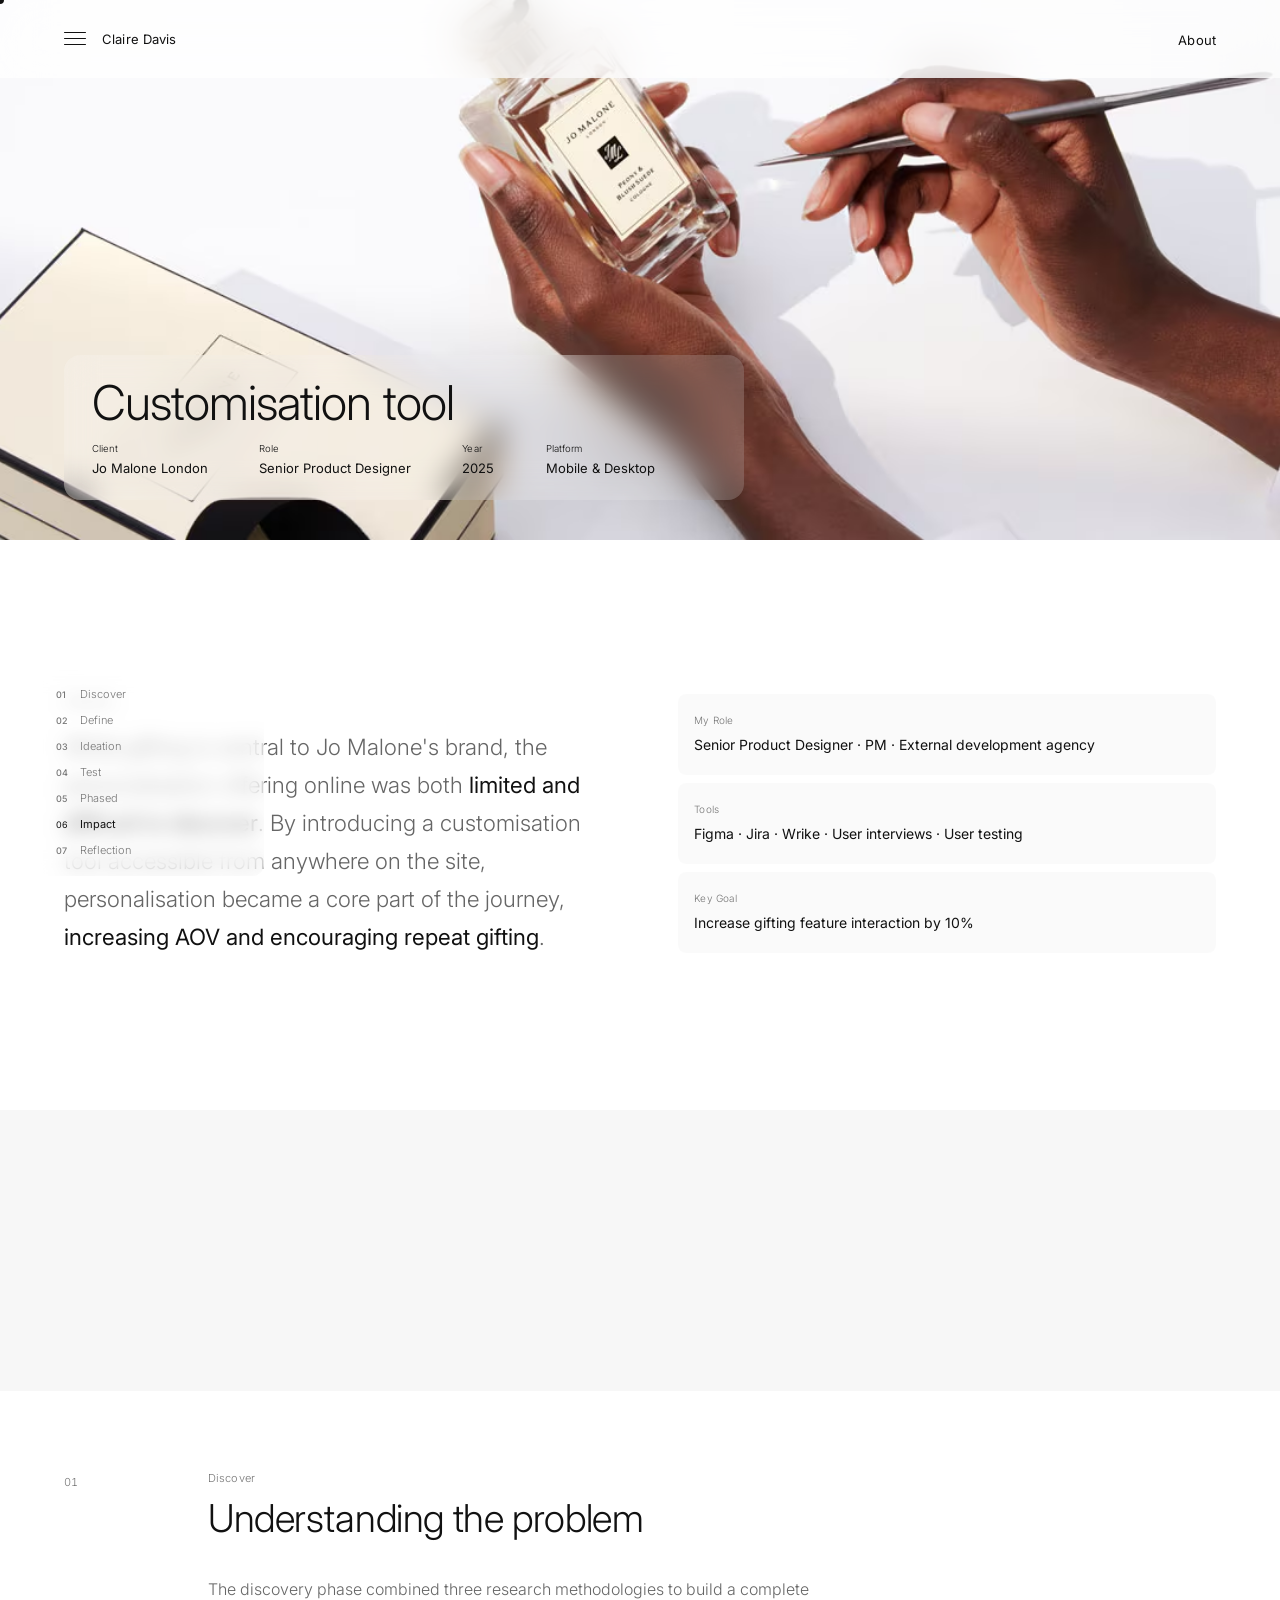
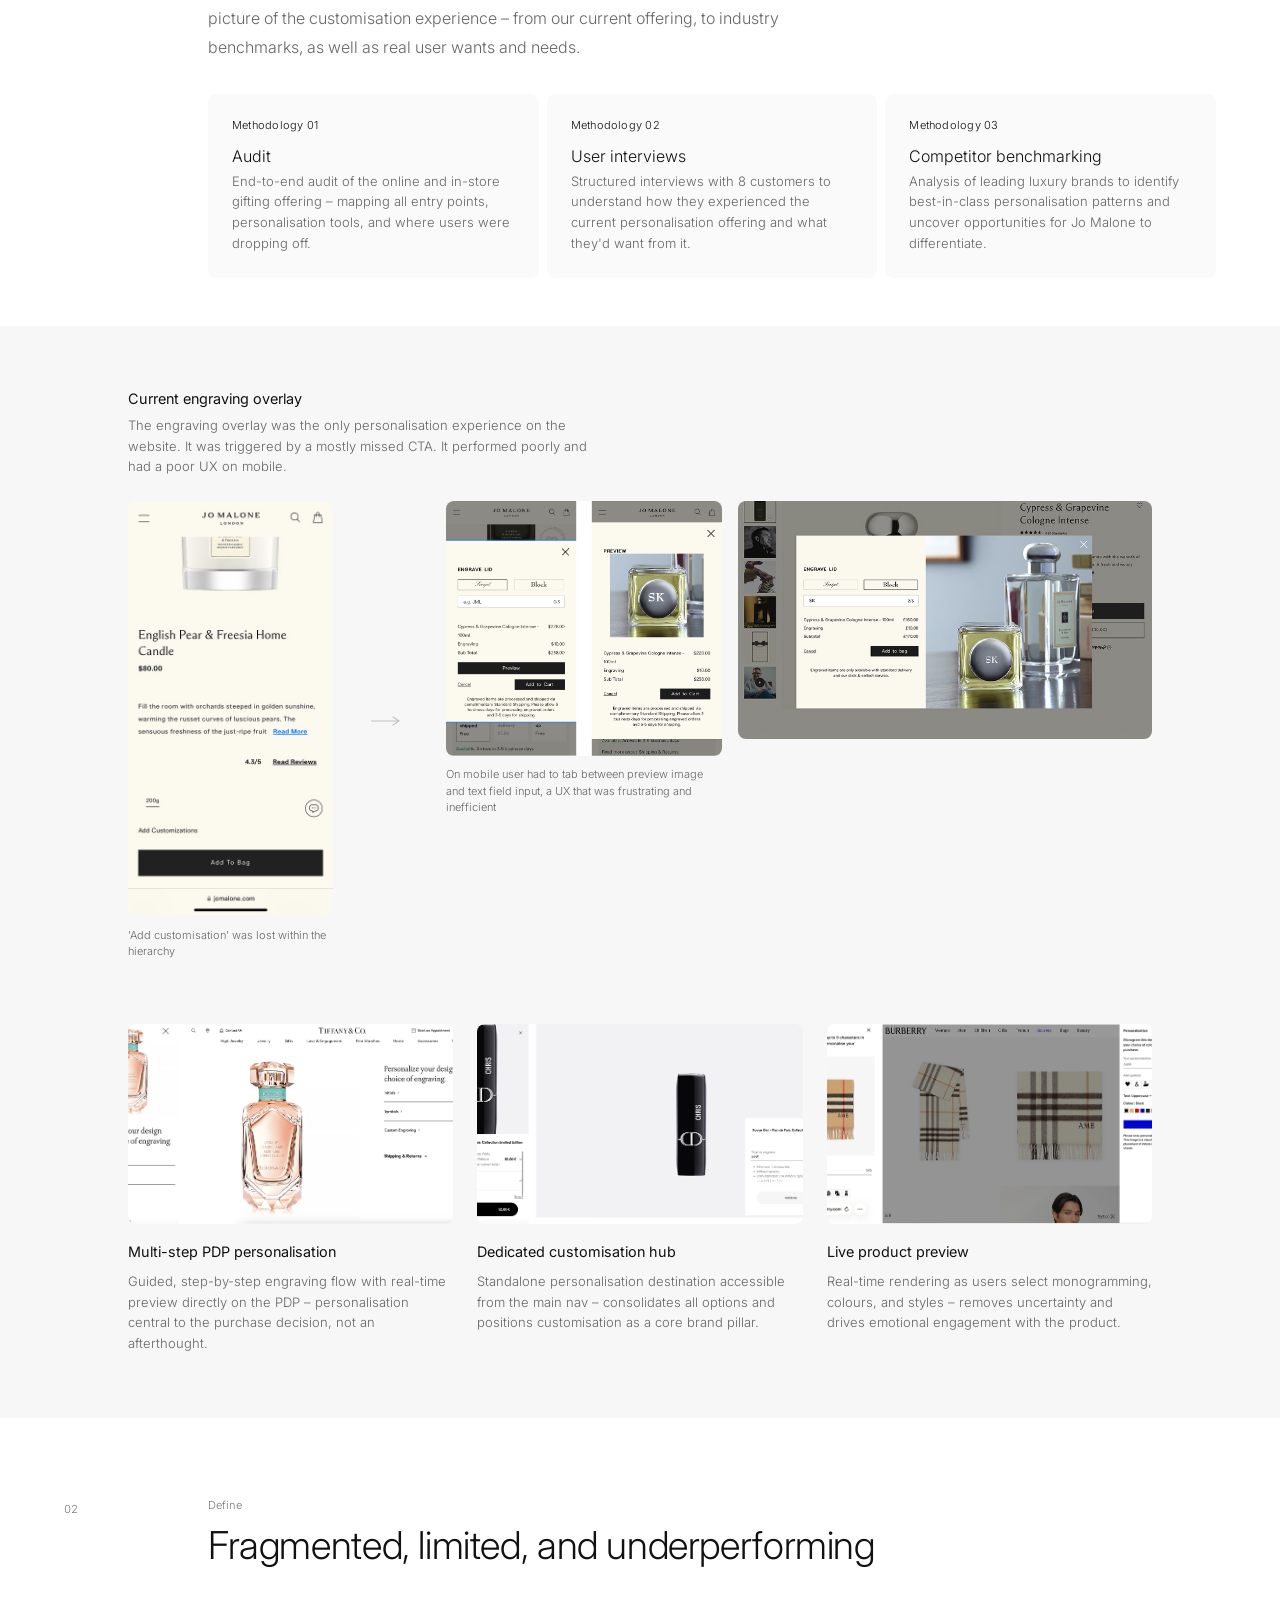
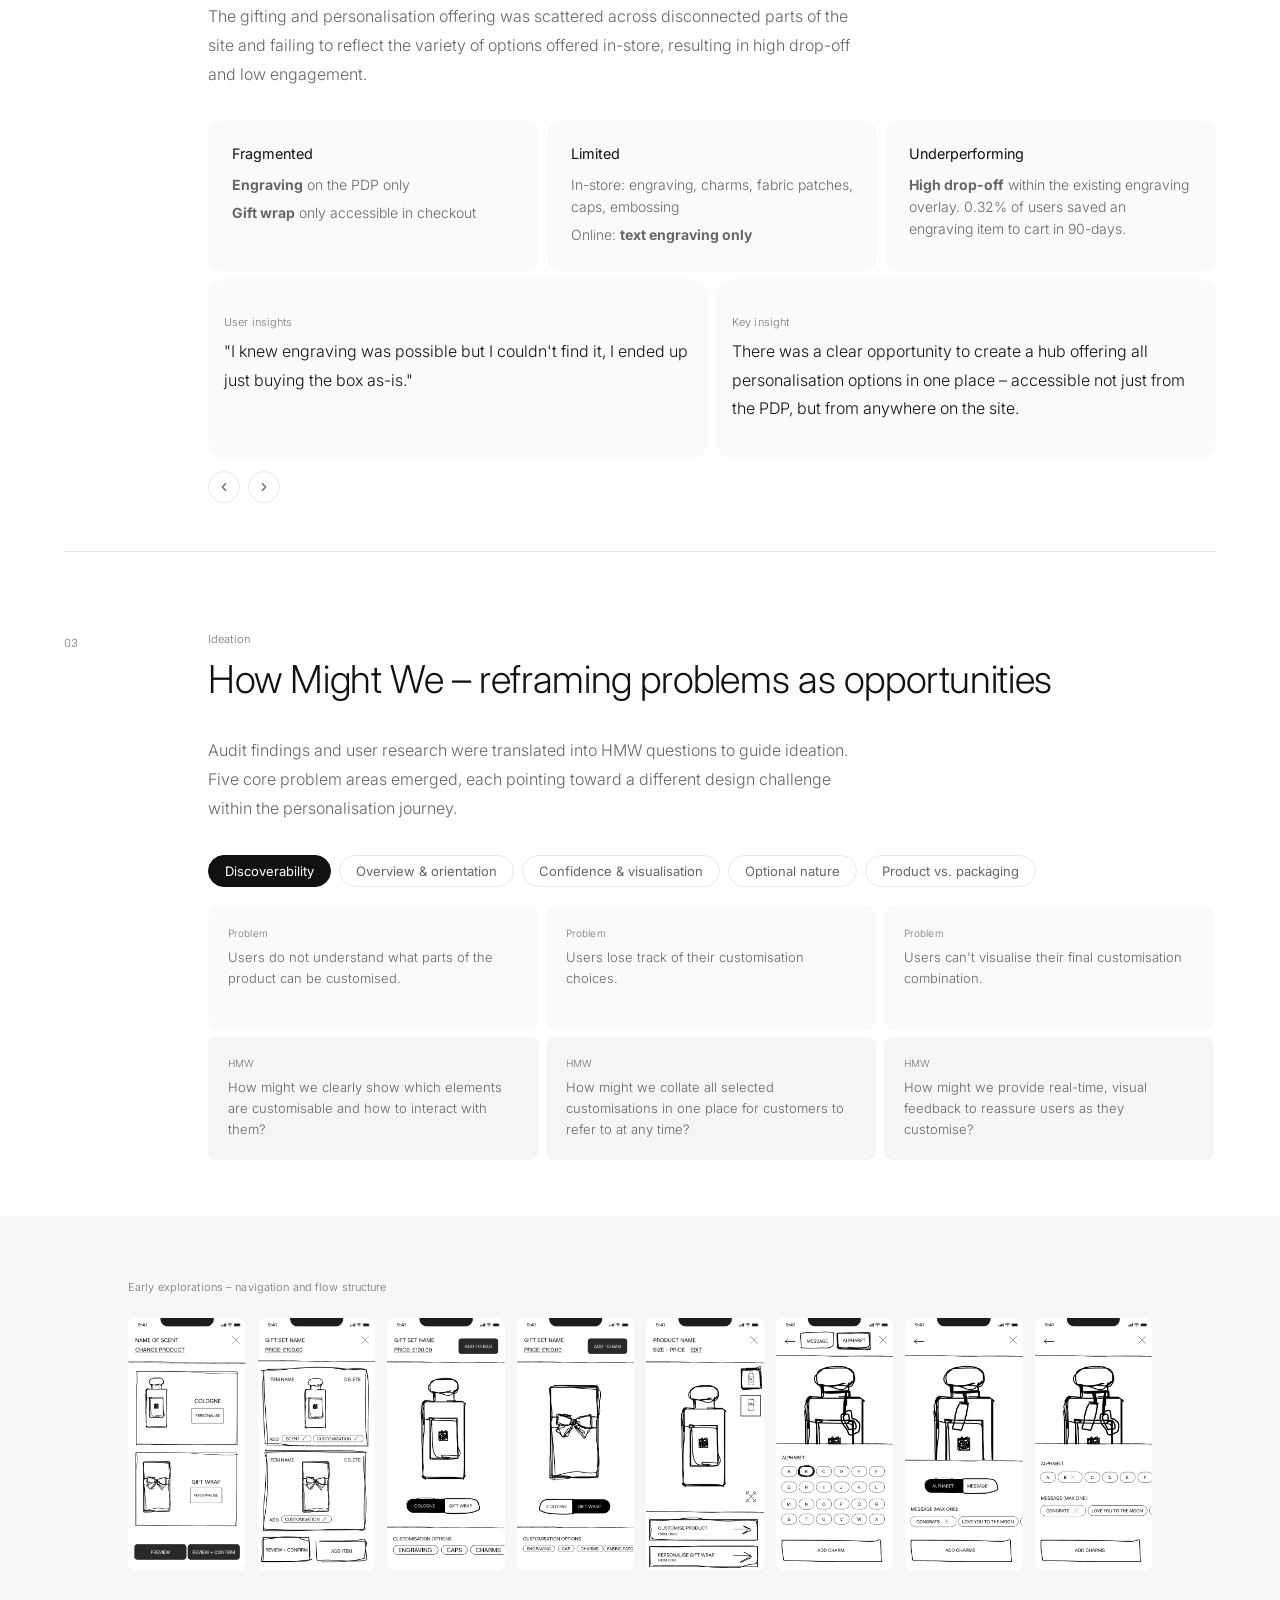
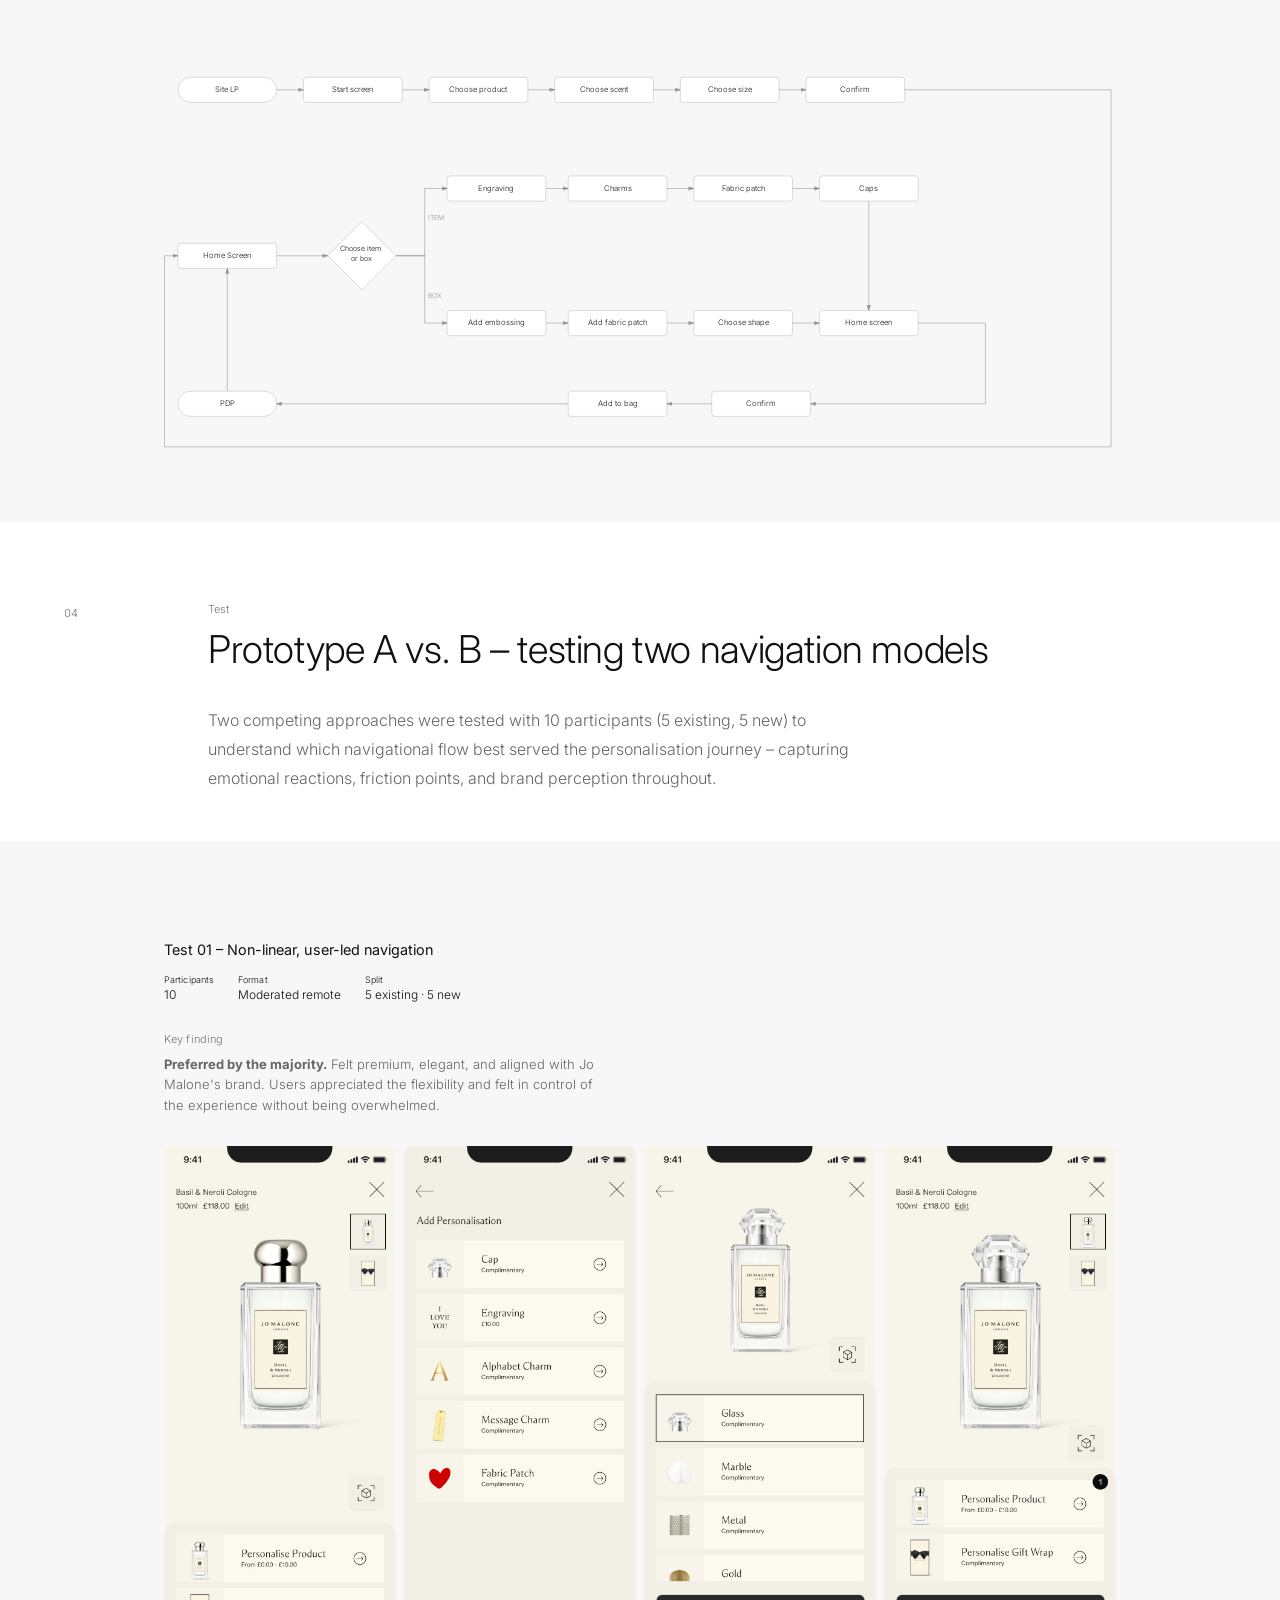
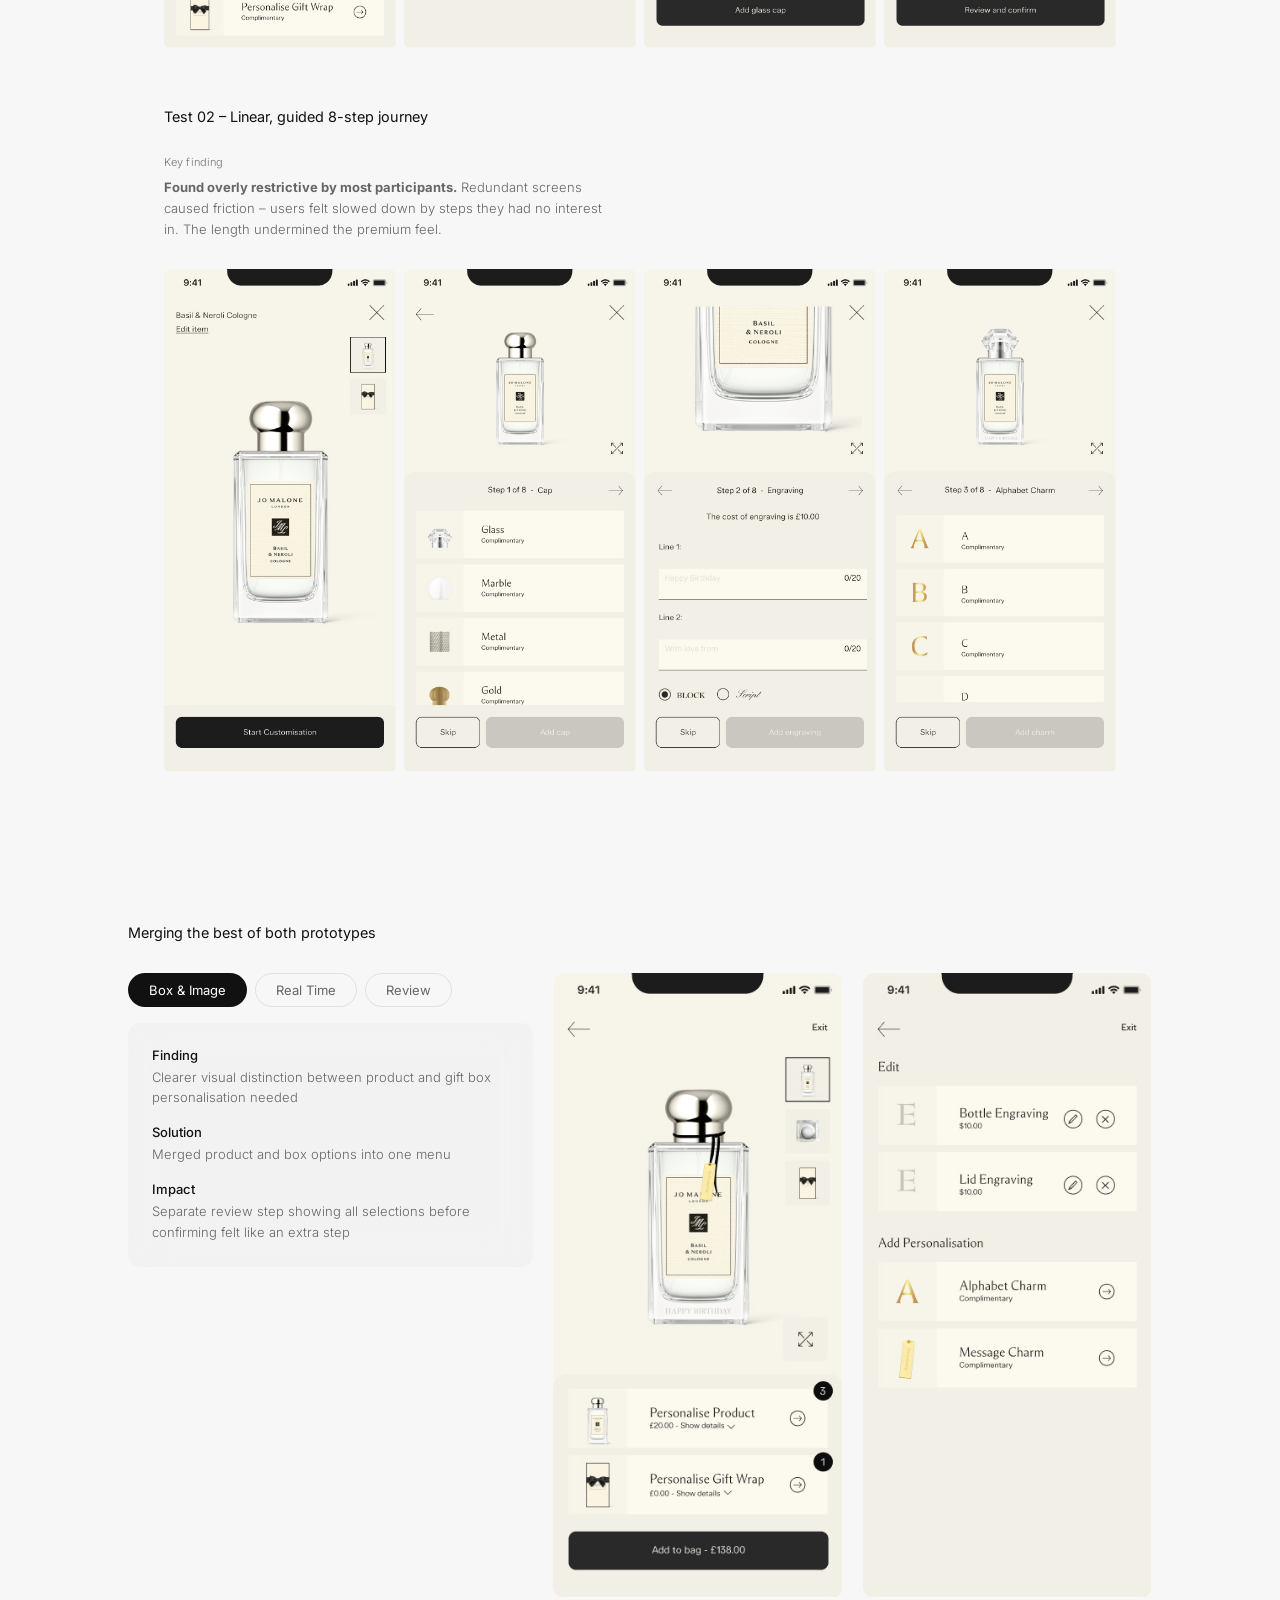
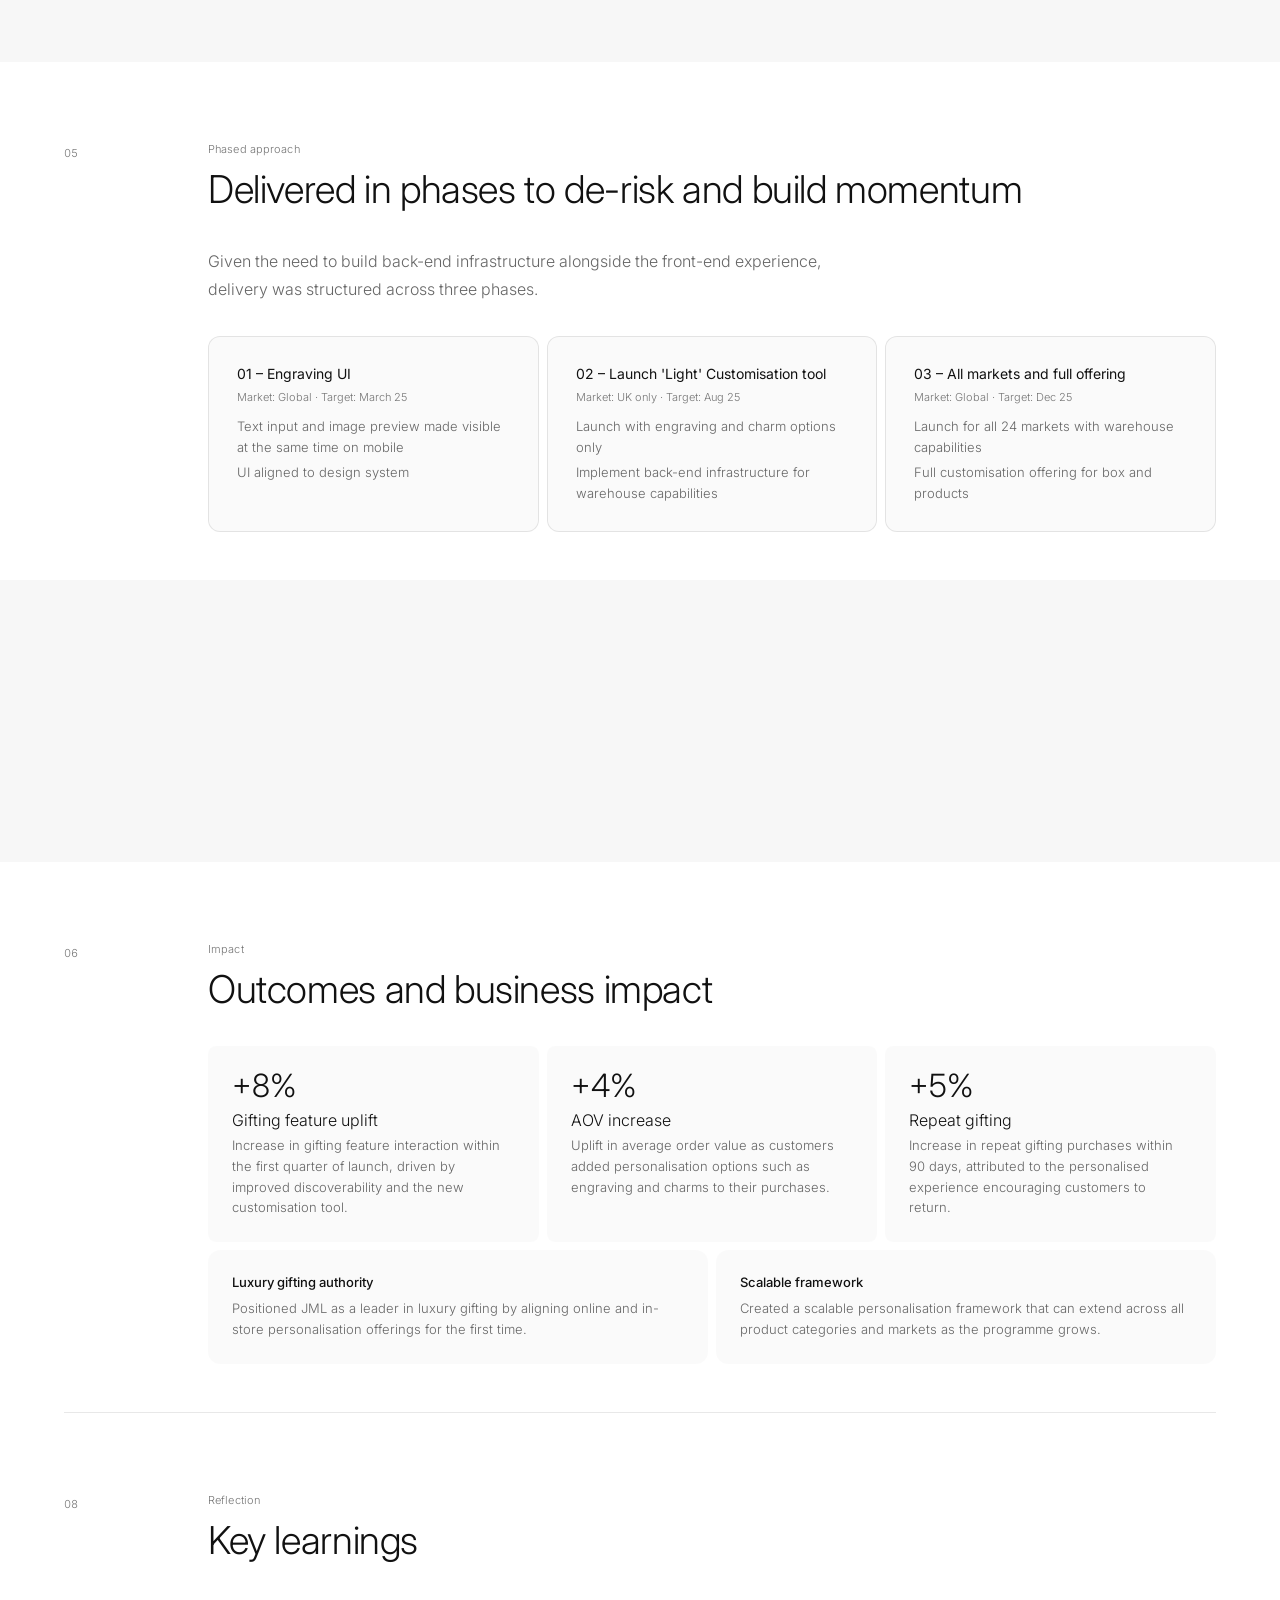
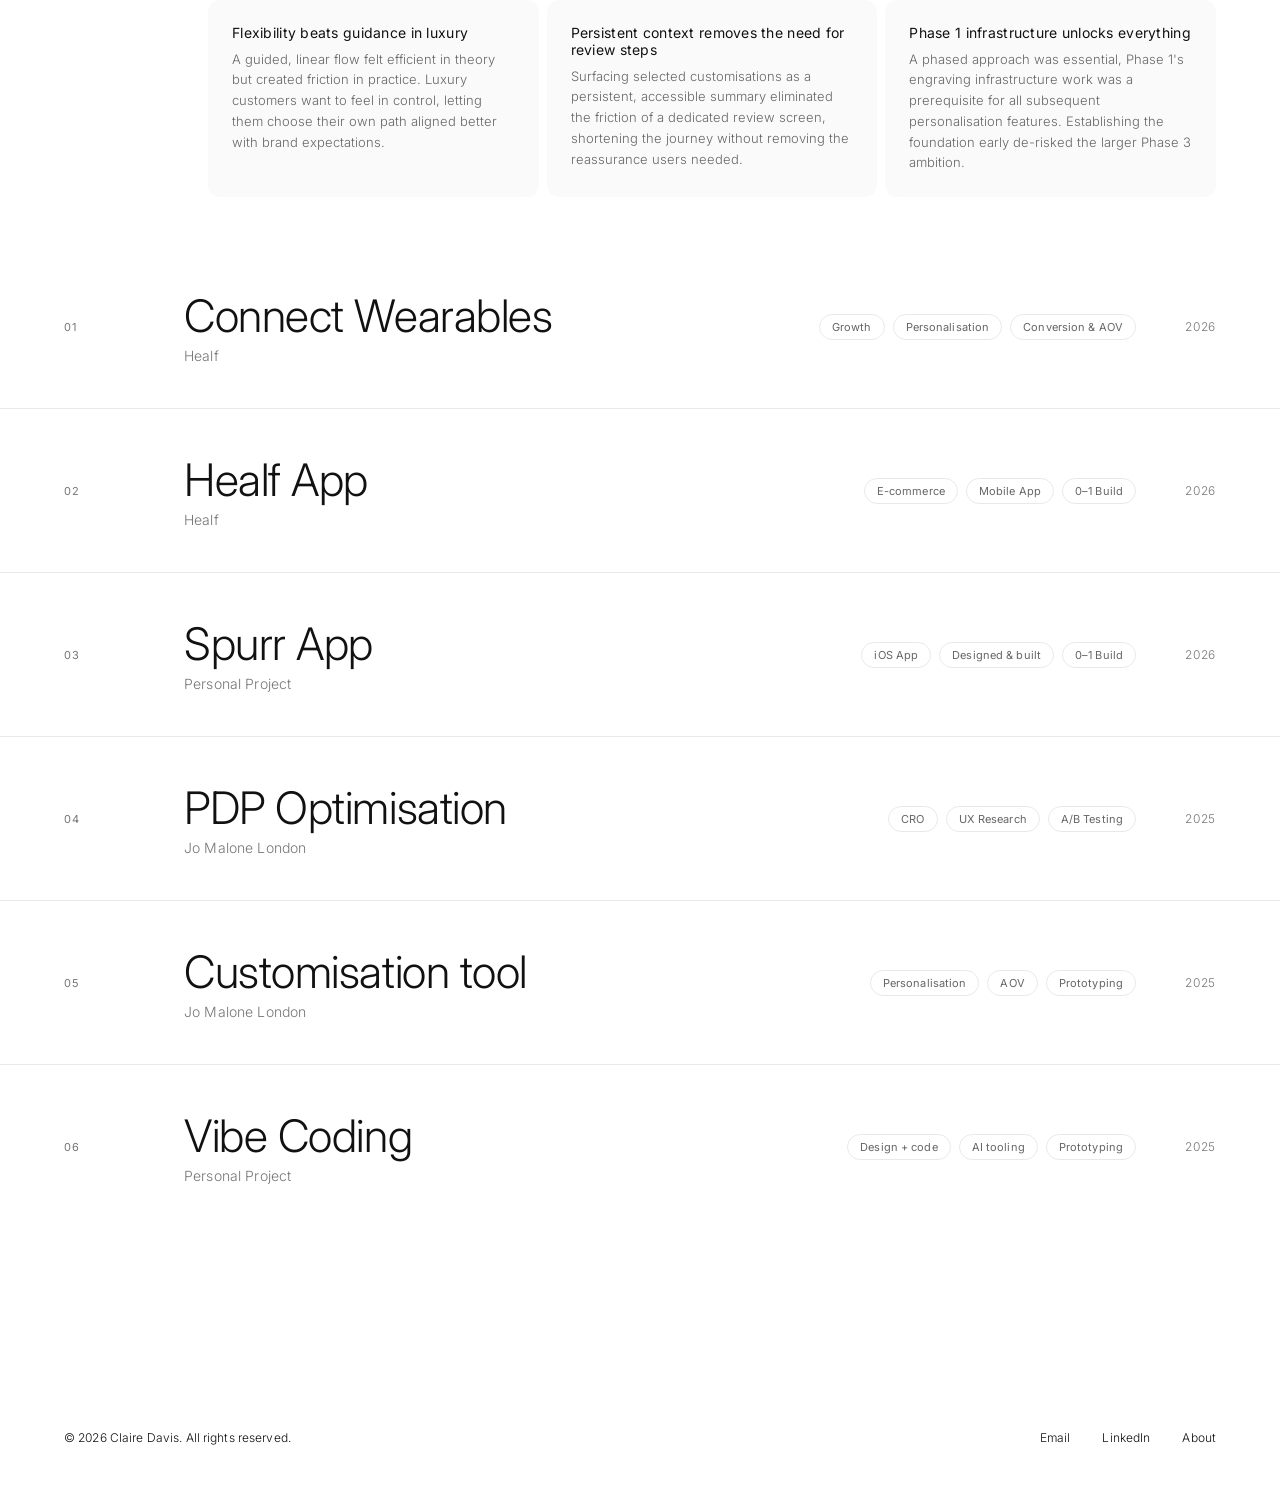
<file: project-02.html>
<!DOCTYPE html>
<html lang="en">
<head>
  <!-- Google tag (gtag.js) -->
  <script async src="https://www.googletagmanager.com/gtag/js?id=G-VD87P00C9Z"></script>
  <script>
    window.dataLayer = window.dataLayer || [];
    function gtag(){dataLayer.push(arguments);}
    gtag('js', new Date());
    gtag('config', 'G-VD87P00C9Z');
  </script>
  <meta charset="UTF-8" />
  <meta name="viewport" content="width=device-width, initial-scale=1.0" />
  <title>Personalisation Hub – Claire Davis</title>
  <meta name="description" content="Designing a centralised customisation hub for Jo Malone London to unify gifting and personalisation." />
  <link rel="stylesheet" href="css/style.css?v=7" />
  <style>
    /* ── Scroll progress ── */
    .scroll-progress {
      position: fixed;
      top: 0; left: 0;
      width: 100%; height: 1px;
      background: rgba(255, 255, 255, 0.5);
      transform: scaleX(0);
      transform-origin: left;
      z-index: 200;
      transition: transform 0.05s linear;
    }

    /* ── Full-bleed hero overrides ── */
    .project-hero {
      padding-top: 0;
      display: block;
      position: relative;
      min-height: 60vh;
    }
    .project-hero__visual--p02 {
      position: absolute !important;
      inset: 0 !important;
      margin: 0 !important;
      border-radius: 0 !important;
      min-height: unset !important;
      overflow: hidden;
    }
    .project-hero__visual--p02::after {
      content: none;
    }
    .project-hero__info {
      position: absolute !important;
      z-index: 2;
      bottom: clamp(24px, 4vw, 40px);
      left: var(--gutter);
      right: var(--gutter);
      max-width: 680px;
      display: block !important;
      background: rgba(255, 255, 255, 0.18);
      backdrop-filter: blur(16px);
      -webkit-backdrop-filter: blur(16px);
      border: none;
      border-radius: 16px;
      padding: 24px 28px;
    }
    .project-hero__title { font-size: clamp(1.75rem, 4vw, 3rem) !important; }
    .project-hero__meta-grid {
      margin-top: 16px;
    }
    .project-hero__kicker .eyebrow,
    .project-hero__title,
    .project-meta-item__label,
    .project-meta-item__value { color: var(--text-primary) !important; }

    /* Keep nav as glass while scrolling over the hero image */
    .nav.scrolled:not(.nav--past-hero) {
      background: rgba(255, 255, 255, 0.18) !important;
      border-color: rgba(255, 255, 255, 0.25) !important;
    }

    /* ── Image placeholder ── */
    .img-placeholder {
      background: var(--bg-raised);
      border: 1px dashed rgba(0,0,0,0.15);
      border-radius: 8px;
      display: flex;
      flex-direction: column;
      align-items: center;
      justify-content: center;
      gap: 8px;
      color: var(--text-muted);
      font-size: 0.625rem;
      letter-spacing: 0.06em;
    }

    .img-placeholder svg {
      opacity: 0.3;
    }

    /* ── Stat callout cards ── */
    .stat-callout {
      background: var(--surface);
      border: 1px solid var(--border);
      border-radius: var(--radius-md);
      padding: 24px 20px;
      display: flex;
      flex-direction: column;
      gap: 4px;
    }

    .stat-callout__number {
      font-size: clamp(1.5rem, 3vw, 2.25rem);
      font-weight: 300;
      color: var(--text-primary);
      line-height: 1;
    }

    .stat-callout__label {
      font-size: 0.75rem;
      font-weight: 300;
      color: var(--text-secondary);
      line-height: 1.5;
    }

    .stat-callout__context {
      font-size: 0.6875rem;
      color: var(--text-muted);
      line-height: 1.5;
      margin-top: 6px;
    }

    /* Goals grid */
    .goals-grid {
      display: grid;
      grid-template-columns: repeat(4, 1fr);
      gap: 8px;
    }

    .goal-card {
      background: var(--surface);
      border-radius: var(--radius-md);
      padding: 28px 24px 32px;
      display: flex;
      flex-direction: column;
      justify-content: flex-end;
      min-height: 140px;
    }

    .goal-card__text {
      font-size: 0.9375rem;
      font-weight: 300;
      color: var(--text-secondary);
      line-height: 1.5;
      margin: 0;
    }

    @media (max-width: 768px) {
      .goals-grid { grid-template-columns: 1fr 1fr; }
    }

    @media (max-width: 480px) {
      .goals-grid { grid-template-columns: 1fr; }
    }

    /* ── Audit findings list ── */
    .findings-list {
      list-style: none;
      display: flex;
      flex-direction: column;
    }

    .findings-list__item {
      display: grid;
      grid-template-columns: 1fr auto;
      align-items: start;
      gap: 20px;
      padding: 16px 0;
      border-top: 1px solid var(--border);
    }

    .findings-list__item:last-child { border-bottom: 1px solid var(--border); }

    .findings-list__text {
      font-size: 0.875rem;
      font-weight: 300;
      line-height: 1.6;
      color: var(--text-secondary);
    }

    .findings-list__source {
      font-size: 0.6rem;
      letter-spacing: 0.02em;
      color: var(--text-muted);
      white-space: nowrap;
      padding: 3px 8px;
      border: 1px solid var(--border);
      border-radius: 100px;
      margin-top: 16px;
      display: inline-flex;
      align-items: center;
      justify-content: center;
      line-height: 1;
    }

    /* HMW cards */
    .hmw-cards-row {
      display: grid;
      grid-template-columns: repeat(3, 1fr);
      gap: 8px;
    }

    .hmw-card {
      padding: 20px;
      border: none;
      border-radius: 8px;
      background: var(--surface);
      transition: background 0.4s ease;
    }

    .hmw-card:hover { background: var(--surface-hover); }

    /* HMW Horizontal Carousel */
    .process-block__content { min-width: 0; overflow: hidden; }
    .quotes-carousel::-webkit-scrollbar { display: none; }
    .hmw-carousel { margin-top: 32px; position: relative; overflow: hidden; }
    .hmw-carousel__tabs {
      display: flex; gap: 8px; flex-wrap: wrap; margin-bottom: 20px;
    }
    .hmw-carousel__tab {
      padding: 7px 16px; border: 1px solid var(--border); border-radius: 100px;
      background: none; cursor: pointer; font-size: 0.8125rem; font-weight: 400;
      color: var(--text-secondary); transition: all 0.2s ease; font-family: inherit;
    }
    .hmw-carousel__tab:hover { border-color: var(--border-hover); color: var(--text-primary); }
    .hmw-carousel__tab.active {
      background: var(--text-primary); color: var(--bg); border-color: var(--text-primary);
    }
    .hmw-carousel__track {
      display: flex; gap: 8px; overflow-x: auto; scroll-snap-type: x mandatory;
      -webkit-overflow-scrolling: touch; scrollbar-width: none; padding-bottom: 8px;
      scroll-behavior: smooth; align-items: stretch;
    }
    .hmw-carousel__track::-webkit-scrollbar { display: none; }
    .hmw-carousel__item {
      flex: 0 0 calc(33.333% - 6px); min-width: 280px; scroll-snap-align: start;
      display: grid; grid-template-rows: 1fr 1fr; gap: 8px;
    }

    .hmw-card__prefix {
      font-size: 0.625rem;
      letter-spacing: 0.01em;
      color: var(--text-muted);
      margin-bottom: 8px;
    }

    .hmw-card__text {
      font-size: 0.8125rem;
      font-weight: 300;
      line-height: 1.6;
      color: var(--text-secondary);
    }

    /* Test card */
    .test-card {
      padding: clamp(24px, 3vw, 36px);
      padding-bottom: clamp(16px, 2vw, 24px);
      margin-bottom: 0;
      background: none;
      border-radius: 0;
      box-shadow: none;
    }

    .test-card__header {
      display: flex;
      align-items: center;
      gap: 12px;
      margin-bottom: 16px;
    }

    .test-badge {
      font-size: 0.625rem;
      letter-spacing: 0.01em;
      color: var(--text-secondary);
      padding: 4px 10px;
      border: 1px solid var(--border);
      border-radius: 100px;
    }

    .test-card__name {
      font-size: 0.9rem;
      font-weight: 400;
      color: var(--text-primary);
    }

    .test-meta {
      display: flex;
      gap: 24px;
      flex-wrap: wrap;
      margin-bottom: 16px;
    }

    .test-meta-item {
      display: flex;
      flex-direction: column;
      gap: 2px;
    }

    .test-meta-item__label {
      font-size: 0.5625rem;
      letter-spacing: 0.01em;
      color: var(--text-primary);
    }

    .test-meta-item__value {
      font-size: 0.75rem;
      color: var(--text-primary);
    }

    .test-card__bullets {
      list-style: none;
      display: flex;
      flex-direction: column;
      gap: 6px;
      margin-bottom: 16px;
    }

    .test-card__bullets li {
      font-size: 0.8125rem;
      font-weight: 300;
      color: var(--text-secondary);
      line-height: 1.5;
      padding-left: 16px;
      position: relative;
    }

    .test-card__bullets li::before {
      content: '·';
      position: absolute;
      left: 0;
      color: var(--text-muted);
    }

    .test-result {
      padding: 14px 18px;
      border-radius: 8px;
      border: 1px solid var(--border);
      background: rgba(255,255,255,0.02);
    }

    .test-result__label {
      font-size: 0.5625rem;
      letter-spacing: 0.01em;
      color: var(--text-muted);
      margin-bottom: 6px;
    }

    .test-result__text {
      font-size: 0.8125rem;
      font-weight: 300;
      color: var(--text-secondary);
      line-height: 1.5;
    }

    .test-result__text strong {
      font-weight: 400;
      color: var(--text-primary);
    }

    /* Insight pill tags */
    .insight-pill {
      display: inline-flex;
      align-items: center;
      gap: 6px;
      font-size: 0.6875rem;
      font-weight: 300;
      color: var(--text-secondary);
      padding: 6px 12px;
      border: 1px solid var(--border);
      border-radius: 100px;
      background: var(--surface);
    }

    /* Phase cards */
    .phase-card {
      padding: 28px;
      border-radius: 12px;
      background: var(--surface);
      border: 1px solid var(--border);
    }

    .phase-card__num {
      font-size: 0.6rem;
      letter-spacing: 0.12em;
      text-transform: uppercase;
      color: var(--text-muted);
      margin-bottom: 16px;
    }

    .phase-card__title {
      font-size: 0.875rem;
      font-weight: 400;
      color: var(--text-primary);
      margin-bottom: 8px;
    }

    .phase-card__market {
      font-size: 0.6875rem;
      color: var(--text-muted);
      margin-bottom: 12px;
    }

    .phase-card__body {
      font-size: 0.8125rem;
      font-weight: 300;
      color: var(--text-secondary);
      line-height: 1.6;
    }

    /* Competitor analysis */
    .competitor-row {
      display: flex;
      gap: 12px;
      overflow-x: auto;
      padding-bottom: 8px;
      scrollbar-width: none;
    }
    .competitor-row::-webkit-scrollbar { display: none; }

    .competitor-item {
      flex: 0 0 120px;
      aspect-ratio: 2/3;
      border-radius: 6px;
      border: 1px solid var(--border);
      background: var(--bg-raised);
      position: relative;
      overflow: hidden;
      transition: border-color 0.4s ease;
    }
    .competitor-item:hover { border-color: var(--border-hover); }

    /* ── Inline grid responsive fixes ─────────────────────── */
    @media (max-width: 768px) {
      .p02-grey { padding-left: 24px !important; padding-right: 24px !important; }
      .p02-solution-tab { white-space: nowrap; }
      .p02-grid-3 { grid-template-columns: 1fr 1fr !important; }
      .p02-grid-4 { grid-template-columns: 1fr 1fr !important; }
      .p02-phases-grid { grid-template-columns: 1fr !important; }
      .p02-proto-grid { grid-template-columns: 1fr !important; }
      .p02-hmw-row { grid-template-columns: 1fr !important; }
      .p02-changes-grid { grid-template-columns: 1fr !important; }
      .p02-stat-grid { grid-template-columns: 1fr 1fr !important; }
      .test-card { display: flex !important; flex-direction: column !important; }
      .test-card-grid { display: contents !important; }
      .test-card-grid > div:first-child { order: 1 !important; }
      .test-card-grid > div:last-child { order: 3 !important; width: 100% !important; margin-top: 16px !important; }
      .test-card > div:last-child { order: 2 !important; }
      .test-card__header { flex-direction: column !important; align-items: flex-start !important; gap: 8px !important; }
      .p02-findings-grid { grid-template-columns: 1fr 1fr !important; }
      .p02-merging-grid { grid-template-columns: 1fr 1fr !important; }
      .p02-solution-panel { grid-template-columns: 1fr 1fr !important; }
      .p02-userflow { display: none !important; }
      .p02-solution-panel > div:first-child { grid-column: 1 / -1; }
      .hmw-carousel__tabs { gap: 6px; flex-wrap: nowrap; overflow-x: auto; -webkit-overflow-scrolling: touch; scrollbar-width: none; }
      .hmw-carousel__tabs::-webkit-scrollbar { display: none; }
      .hmw-carousel__tab { font-size: 0.75rem; padding: 6px 12px; white-space: nowrap; flex-shrink: 0; }
      .hmw-carousel__item { flex: 0 0 calc(50% - 4px); min-width: 240px; }
    }

    @media (max-width: 480px) {
      .p02-grid-3 { grid-template-columns: 1fr !important; }
      .p02-grid-4 { grid-template-columns: 1fr !important; }
      .p02-stat-grid { grid-template-columns: 1fr !important; }
      .hmw-cards-row { grid-template-columns: 1fr !important; }
      .p02-findings-grid { grid-template-columns: 1fr !important; }
      .p02-quotes-insight { grid-template-columns: 1fr !important; }
      .p02-merging-grid { grid-template-columns: 1fr !important; }
      .p02-impact-grid { grid-template-columns: 1fr !important; }
      .p02-audit-row { flex-direction: column !important; align-items: center !important; }
      .p02-audit-row > div:nth-child(1) { width: 55% !important; flex: none !important; text-align: center !important; }
      .p02-audit-row > div:nth-child(2) { transform: rotate(90deg); padding-bottom: 0 !important; margin: 8px 0 !important; }
      .p02-audit-row > div:nth-child(2) svg { width: 48px !important; height: 14px !important; }
      .p02-audit-row img { height: auto !important; }
      .p02-popup-row { align-items: center !important; width: 100% !important; }
      .p02-popup-row { flex-direction: column !important; }
      .p02-explorations { grid-template-columns: repeat(4, 1fr) !important; }
      .hmw-carousel__item { flex: 0 0 calc(85%); min-width: 0; }
    }

    /* ── Section Navigator ── */
    .section-nav {
      position: fixed;
      bottom: 24px;
      left: 24px;
      z-index: 99;
      background: rgba(255, 255, 255, 0.45);
      backdrop-filter: blur(10px);
      -webkit-backdrop-filter: blur(10px);
      border: none;
      border-radius: 12px;
      padding: 14px 40px 14px 24px;
      min-width: 240px;
      display: flex;
      flex-direction: column;
      gap: 2px;
    }

    .section-nav__toggle {
      display: none;
    }

    .section-nav__items {
      display: flex;
      flex-direction: column;
      gap: 2px;
    }
    .section-nav__item {
      display: flex;
      align-items: center;
      gap: 8px;
      padding: 5px 8px;
      border-radius: 6px;
      cursor: pointer;
      transition: background 0.2s ease, color 0.2s ease;
      text-decoration: none;
      white-space: nowrap;
    }
    .section-nav__item:hover { background: var(--surface-hover); }
    .section-nav__num {
      font-size: 0.5625rem;
      font-weight: 500;
      color: var(--text-muted);
      min-width: 16px;
      transition: color 0.2s ease;
    }
    .section-nav__label {
      font-size: 0.6875rem;
      font-weight: 300;
      color: var(--text-muted);
      transition: color 0.2s ease;
    }
    .section-nav__item.active .section-nav__num,
    .section-nav__item.active .section-nav__label {
      color: var(--text-primary);
      font-weight: 400;
    }
    @media (max-width: 640px) {
      .section-nav {
        bottom: 0; left: 0; right: 0;
        border-radius: 0;
        border-left: none; border-right: none; border-bottom: none;
        gap: 0;
        padding: 0;
        padding-bottom: env(safe-area-inset-bottom, 0px);
        min-width: 0;
        flex-direction: column;
        align-items: stretch;
      }

      .section-nav__toggle {
        display: flex;
        align-items: center;
        justify-content: center;
        padding: 10px;
        background: none;
        border: none;
        border-bottom: 1px solid transparent;
        color: var(--text-muted);
        cursor: pointer;
        font-family: var(--font);
        transition: border-color 0.4s ease;
      }

      .section-nav__toggle svg {
        transition: transform 0.5s var(--ease-expo);
      }

      .section-nav__items {
        display: flex;
        flex-direction: column;
        gap: 2px;
        padding: 0 20px;
        max-height: 0;
        overflow: hidden;
        opacity: 0;
        transition: max-height 0.7s var(--ease-expo),
                    opacity 0.3s var(--ease-smooth),
                    padding 0.7s var(--ease-expo);
      }

      .section-nav__item {
        opacity: 0;
        transform: translateY(6px);
        padding: 8px 10px;
        transition: opacity 0.4s var(--ease-smooth),
                    transform 0.4s var(--ease-expo),
                    background 0.2s ease;
      }

      .section-nav__num {
        min-width: 20px;
        font-size: 0.5625rem;
      }

      .section-nav.expanded .section-nav__toggle {
        border-color: var(--border);
      }

      .section-nav.expanded .section-nav__toggle svg {
        transform: rotate(180deg);
      }

      .section-nav.expanded .section-nav__items {
        max-height: 400px;
        opacity: 1;
        padding: 12px 20px;
      }

      .section-nav.expanded .section-nav__item {
        opacity: 1;
        transform: translateY(0);
      }

      .section-nav.expanded .section-nav__item:nth-child(1) { transition-delay: 0.10s; }
      .section-nav.expanded .section-nav__item:nth-child(2) { transition-delay: 0.15s; }
      .section-nav.expanded .section-nav__item:nth-child(3) { transition-delay: 0.20s; }
      .section-nav.expanded .section-nav__item:nth-child(4) { transition-delay: 0.25s; }
      .section-nav.expanded .section-nav__item:nth-child(5) { transition-delay: 0.30s; }
      .section-nav.expanded .section-nav__item:nth-child(6) { transition-delay: 0.35s; }
    }
  </style>
</head>
<body>

  <!-- Scroll progress -->
  <div class="scroll-progress"></div>

  <!-- Nav -->
  <nav class="nav">
    <div class="nav__bar">
      <div class="nav__left">
        <button class="nav__toggle" aria-label="Menu">
          <span class="nav__toggle-line"></span>
          <span class="nav__toggle-line"></span>
          <span class="nav__toggle-line"></span>
        </button>
        <a class="nav__logo" href="index.html">Claire Davis</a>
      </div>
      <ul class="nav__links">
        <li><a href="about.html">About</a></li>
      </ul>
    </div>
    <ul class="nav__dropdown">
      <li><a href="index.html">Home</a></li>
      <li><a href="project-07.html">Connect Wearables</a></li>
      <li><a href="project-05.html">Healf App</a></li>
      <li><a href="project-06.html">Spurr App</a></li>
      <li><a href="project-01.html">PDP Optimisation</a></li>
      <li><a href="project-02.html">Customisation Tool</a></li>
      <li><a href="project-04.html">Vibe Coding</a></li>
    </ul>


  </nav>

  <!-- Project Hero -->
  <header class="project-hero">

    <!-- Visual / hero image area -->
    <div class="project-hero__visual project-hero__visual--p02" style="background: #1a1a1a;">
      <img src="images/engraving.jpg" alt="Customisation tool hero" style="width: 100%; height: 100%; object-fit: cover;">
    </div>

    <!-- Project title + meta -->
    <div class="project-hero__info">
      <div>
        <h1 class="project-hero__title">Customisation tool</h1>
      </div>
      <div class="project-hero__meta-grid">
        <div>
          <p class="project-meta-item__label">Client</p>
          <p class="project-meta-item__value">Jo Malone London</p>
        </div>
        <div>
          <p class="project-meta-item__label">Role</p>
          <p class="project-meta-item__value">Senior Product Designer</p>
        </div>
        <div>
          <p class="project-meta-item__label">Year</p>
          <p class="project-meta-item__value">2025</p>
        </div>
        <div>
          <p class="project-meta-item__label">Platform</p>
          <p class="project-meta-item__value">Mobile &amp; Desktop</p>
        </div>
      </div>
    </div>
  </header>

  <!-- Overview -->
  <section class="section">
    <div class="container">
      <div class="project-overview">
        <div class="reveal">
          <p class="eyebrow" style="margin-bottom: 20px;">Overview</p>
          <p class="project-overview__challenge">
            While gifting is central to Jo Malone's brand, the personalisation offering online was both <strong>limited and difficult to discover</strong>. By introducing a customisation tool accessible from anywhere on the site, personalisation became a core part of the journey, <strong>increasing AOV and encouraging repeat gifting</strong>.
          </p>
        </div>

        <div class="project-overview__details reveal reveal-delay-2">
          <div class="overview-detail">
            <p class="overview-detail__label">My Role</p>
            <p class="overview-detail__value">Senior Product Designer · PM · External development agency</p>
          </div>
          <div class="overview-detail">
            <p class="overview-detail__label">Tools</p>
            <p class="overview-detail__value">Figma · Jira · Wrike · User interviews · User testing</p>
          </div>
          <div class="overview-detail">
            <p class="overview-detail__label">Key Goal</p>
            <p class="overview-detail__value">Increase gifting feature interaction by 10%</p>
          </div>
        </div>
      </div>

      <!-- Problem/Solution cards -->

    </div>
  </section>

  <!-- Hero video – full-bleed grey -->
  <section class="p02-grey" style="background: var(--bg-raised); padding: clamp(40px, 5vw, 64px) clamp(60px, 10vw, 140px); display:flex; justify-content:center;">
    <video src="videos/Custo-vid-2.mp4" autoplay muted loop playsinline style="width:30%;max-width:360px;height:auto;border-radius:16px;display:block;"></video>
  </section>

  <!-- PROCESS SECTIONS -->

  <!-- 01 – Discover -->
  <section class="section" style="padding-top: 0; padding-bottom: 0;">
    <div class="container">
      <div id="section-discover" class="process-block reveal" style="border-top: none;">
        <span class="process-block__num">01</span>
        <div class="process-block__content">
          <p class="process-block__label">Discover</p>
          <h2 class="process-block__title">Understanding the problem</h2>
          <div class="process-block__body">
            <p>
              The discovery phase combined three research methodologies to build a complete picture of the customisation experience – from our current offering, to industry benchmarks, as well as real user wants and needs.
            </p>
          </div>

          <!-- Audit scope -->
          <div class="p02-grid-3" data-stagger style="display: grid; grid-template-columns: repeat(3, 1fr); gap: 8px; margin-top: 32px;">
            <div class="insight-card reveal">
              <p class="insight-card__label">Methodology 01</p>
              <p style="font-size: clamp(0.875rem, 1.4vw, 1rem); font-weight: 300; color: var(--text-primary); line-height: 1.8; margin: 0;">Audit</p>
              <p class="insight-card__desc">End-to-end audit of the online and in-store gifting offering – mapping all entry points, personalisation tools, and where users were dropping off.</p>
            </div>
            <div class="insight-card reveal">
              <p class="insight-card__label">Methodology 02</p>
              <p style="font-size: clamp(0.875rem, 1.4vw, 1rem); font-weight: 300; color: var(--text-primary); line-height: 1.8; margin: 0;">User interviews</p>
              <p class="insight-card__desc">Structured interviews with 8 customers to understand how they experienced the current personalisation offering and what they'd want from it.</p>
            </div>
            <div class="insight-card reveal">
              <p class="insight-card__label">Methodology 03</p>
              <p style="font-size: clamp(0.875rem, 1.4vw, 1rem); font-weight: 300; color: var(--text-primary); line-height: 1.8; margin: 0;">Competitor benchmarking</p>
              <p class="insight-card__desc">Analysis of leading luxury brands to identify best-in-class personalisation patterns and uncover opportunities for Jo Malone to differentiate.</p>
            </div>
          </div>

        </div>
      </div>
    </div>
  </section>

  <!-- Audit images – full bleed -->
  <section class="p02-grey" style="background: var(--bg-raised); padding: clamp(40px, 5vw, 64px) clamp(60px, 10vw, 140px);">
    <div class="container" style="padding-left: 0; padding-right: 0;">
      <h3 style="font-size: 0.9rem; font-weight: 400; color: var(--text-primary); margin: 0 0 8px;">Current engraving overlay</h3>
      <p style="font-size: 0.8125rem; font-weight: 300; color: var(--text-secondary); line-height: 1.6; margin-bottom: 24px; max-width: 480px;">The engraving overlay was the only personalisation experience on the website. It was triggered by a mostly missed CTA. It performed poorly and had a poor UX on mobile.</p>

      <!-- PDP + arrow + popup row -->
      <div class="p02-audit-row" style="display: flex; gap: clamp(16px, 3vw, 40px); align-items: flex-start; margin-bottom: 20px;">

        <!-- Left: PDP screenshot with annotation -->
        <div style="flex: 0 0 auto; width: clamp(140px, 16vw, 210px);">
          <img src="images/old_custo_cta.jpg" alt="Jo Malone PDP – Add Customizations CTA" style="width: 100%; height: auto; border-radius: 8px; display: block;">
          <!-- Annotation note -->
          <div style="margin-top: 12px;">
            <p style="font-size: 0.6875rem; font-weight: 300; color: var(--text-secondary); line-height: 1.5; margin: 0;">'Add customisation' was lost within the hierarchy</p>
          </div>
        </div>

        <!-- Connecting arrow -->
        <div style="flex: 0 0 auto; align-self: center; padding-bottom: 20px;">
          <svg width="36" height="10" viewBox="0 0 36 10" fill="none">
            <path d="M0 5 H28 M22 1 L28 5 L22 9" stroke="rgba(0,0,0,0.22)" stroke-width="1.2" stroke-linecap="round" stroke-linejoin="round"/>
          </svg>
        </div>

        <!-- Right: Mobile popup + desktop popup side by side -->
        <div class="p02-popup-row" style="flex: 1; display: flex; gap: 16px; align-items: flex-start; min-width: 0;">
          <div style="flex: 1; min-width: 0;">
            <img src="images/Old_popup_mob.jpg" alt="PDP engraving overlay – input tab" style="width: 100%; height: auto; border-radius: 8px; display: block;">
            <p style="font-size: 0.6875rem; font-weight: 300; color: var(--text-secondary); line-height: 1.5; margin-top: 10px;">On mobile user had to tab between preview image and text field input, a UX that was frustrating and inefficient</p>
          </div>
          <div style="flex: 1.5; min-width: 0;">
            <img src="images/old_popup_desktop.jpg?v=2" alt="PDP engraving overlay – desktop" style="width: 100%; height: auto; border-radius: 8px; display: block;">
          </div>
        </div>

      </div>

      <!-- Benchmarking -->
      <div class="reveal" style="margin-top: 64px;">
        <div class="p02-grid-3" data-stagger style="display: grid; grid-template-columns: repeat(3, 1fr); gap: 24px;">
          <div class="reveal">
            <img src="images/Tiffany.jpg" alt="Tiffany & Co. personalisation" style="width: 100%; height: 200px; object-fit: cover; border-radius: 8px; margin-bottom: 16px;" />
            <p style="font-size: 0.9rem; font-weight: 400; color: var(--text-primary); line-height: 1.6; margin: 0 0 8px;">Multi-step PDP personalisation</p>
            <p style="font-size: 0.8125rem; font-weight: 300; color: var(--text-secondary); line-height: 1.6; margin: 0;">Guided, step-by-step engraving flow with real-time preview directly on the PDP – personalisation central to the purchase decision, not an afterthought.</p>
          </div>
          <div class="reveal">
            <img src="images/CD.jpg" alt="Dior personalisation" style="width: 100%; height: 200px; object-fit: cover; border-radius: 8px; margin-bottom: 16px;" />
            <p style="font-size: 0.9rem; font-weight: 400; color: var(--text-primary); line-height: 1.6; margin: 0 0 8px;">Dedicated customisation hub</p>
            <p style="font-size: 0.8125rem; font-weight: 300; color: var(--text-secondary); line-height: 1.6; margin: 0;">Standalone personalisation destination accessible from the main nav – consolidates all options and positions customisation as a core brand pillar.</p>
          </div>
          <div class="reveal">
            <img src="images/Burberry.jpg" alt="Burberry personalisation" style="width: 100%; height: 200px; object-fit: cover; border-radius: 8px; margin-bottom: 16px;" />
            <p style="font-size: 0.9rem; font-weight: 400; color: var(--text-primary); line-height: 1.6; margin: 0 0 8px;">Live product preview</p>
            <p style="font-size: 0.8125rem; font-weight: 300; color: var(--text-secondary); line-height: 1.6; margin: 0;">Real-time rendering as users select monogramming, colours, and styles – removes uncertainty and drives emotional engagement with the product.</p>
          </div>
        </div>
      </div>

    </div>
  </section>

  <!-- 02 – Define -->
  <section class="section" style="padding-top: 0; padding-bottom: 0;">
    <div class="container">

      <div id="section-define" class="process-block reveal" style="border-top: none;">
        <span class="process-block__num">02</span>
        <div class="process-block__content">
          <p class="process-block__label">Define</p>
          <h2 class="process-block__title">Fragmented, limited, and underperforming</h2>

          <p style="font-size: clamp(0.875rem, 1.4vw, 1rem); font-weight: 300; color: var(--text-secondary); line-height: 1.8; margin-top: 24px; margin-bottom: 0; max-width: 65ch;">
            The gifting and personalisation offering was scattered across disconnected parts of the site and failing to reflect the variety of options offered in-store, resulting in high drop-off and low engagement.
          </p>

          <!-- Findings row – horizontal -->
          <div class="p02-findings-grid" style="display: grid; grid-template-columns: repeat(3, 1fr); gap: 8px; margin-top: 32px;">
              <div class="glass" style="padding: clamp(16px, 2vw, 24px); border-radius: 12px; display: flex; flex-direction: column;">
                <h3 style="font-size: 0.9rem; font-weight: 400; color: var(--text-primary); margin: 0 0 12px;">Fragmented</h3>
                <div class="findings-list__text" style="margin: 0; display: flex; flex-direction: column; gap: 6px; flex: 1;">
                  <p style="margin: 0;"><strong>Engraving</strong> on the PDP only</p>
                  <p style="margin: 0;"><strong>Gift wrap</strong> only accessible in checkout</p>
                </div>
              </div>
              <div class="glass" style="padding: clamp(16px, 2vw, 24px); border-radius: 12px; display: flex; flex-direction: column;">
                <h3 style="font-size: 0.9rem; font-weight: 400; color: var(--text-primary); margin: 0 0 12px;">Limited</h3>
                <div class="findings-list__text" style="margin: 0; display: flex; flex-direction: column; gap: 6px; flex: 1;">
                  <p style="margin: 0;">In-store: engraving, charms, fabric patches, caps, embossing</p>
                  <p style="margin: 0;">Online: <strong>text engraving only</strong></p>
                </div>
              </div>
              <div class="glass" style="padding: clamp(16px, 2vw, 24px); border-radius: 12px; display: flex; flex-direction: column;">
                <h3 style="font-size: 0.9rem; font-weight: 400; color: var(--text-primary); margin: 0 0 12px;">Underperforming</h3>
                <p class="findings-list__text"><strong>High drop-off</strong> within the existing engraving overlay. 0.32% of users saved an engraving item to cart in 90-days.</p>
              </div>
          </div>

          <!-- User quotes + Key insight – side by side -->
          <div class="reveal" style="margin-top: 8px;">
            <div class="p02-quotes-insight" style="display: grid; grid-template-columns: 1fr 1fr; gap: 8px; align-items: stretch;">

              <!-- Quotes carousel -->
              <div class="quotes-carousel" style="display: flex; gap: 8px; overflow: hidden; scroll-snap-type: x mandatory; scrollbar-width: none; scroll-behavior: smooth; min-width: 0;">
                <div class="glass p02-glass--lg" style="flex: 0 0 100%; scroll-snap-align: start; display: flex; flex-direction: column; justify-content: flex-start; align-items: flex-start; padding: clamp(24px, 3vw, 36px) 16px; border-radius: 16px;">
                  <p class="p02-label" style="font-size: 0.6875rem; letter-spacing: 0.01em; color: var(--text-muted); margin-bottom: 8px;">User insights</p>
                  <p class="p02-body" style="font-size: clamp(0.875rem, 1.4vw, 1rem); font-weight: 300; color: var(--text-primary); line-height: 1.8;">"I knew engraving was possible but I couldn't find it, I ended up just buying the box as-is."</p>
                </div>
                <div class="glass p02-glass--lg" style="flex: 0 0 100%; scroll-snap-align: start; display: flex; flex-direction: column; justify-content: flex-start; align-items: flex-start; padding: clamp(24px, 3vw, 36px) 16px; border-radius: 16px;">
                  <p class="p02-label" style="font-size: 0.6875rem; letter-spacing: 0.01em; color: var(--text-muted); margin-bottom: 8px;">User insights</p>
                  <p class="p02-body" style="font-size: clamp(0.875rem, 1.4vw, 1rem); font-weight: 300; color: var(--text-primary); line-height: 1.8;">"I didn't realise you could personalise the box, I thought you could only add text to the bottle"</p>
                </div>
                <div class="glass p02-glass--lg" style="flex: 0 0 100%; scroll-snap-align: start; display: flex; flex-direction: column; justify-content: flex-start; align-items: flex-start; padding: clamp(24px, 3vw, 36px) 16px; border-radius: 16px;">
                  <p class="p02-label" style="font-size: 0.6875rem; letter-spacing: 0.01em; color: var(--text-muted); margin-bottom: 8px;">User insights</p>
                  <p class="p02-body" style="font-size: clamp(0.875rem, 1.4vw, 1rem); font-weight: 300; color: var(--text-primary); line-height: 1.8;">"Being able to see what the finished gift looks like before I commit would make me so much more confident spending the money."</p>
                </div>
                <div class="glass p02-glass--lg" style="flex: 0 0 100%; scroll-snap-align: start; display: flex; flex-direction: column; justify-content: flex-start; align-items: flex-start; padding: clamp(24px, 3vw, 36px) 16px; border-radius: 16px;">
                  <p class="p02-label" style="font-size: 0.6875rem; letter-spacing: 0.01em; color: var(--text-muted); margin-bottom: 8px;">User insights</p>
                  <p class="p02-body" style="font-size: clamp(0.875rem, 1.4vw, 1rem); font-weight: 300; color: var(--text-primary); line-height: 1.8;">"I'd want everything in one place – pick the scent, personalise the bottle, sort the box – without jumping around the site."</p>
                </div>
              </div>

              <!-- Key insight -->
              <div class="glass" style="display: flex; flex-direction: column; justify-content: flex-start; padding: clamp(24px, 3vw, 36px) 16px; border-radius: 16px;">
                <p style="font-size: 0.6875rem; letter-spacing: 0.01em; color: var(--text-muted); margin-bottom: 8px;">Key insight</p>
                <p style="font-size: clamp(0.875rem, 1.4vw, 1rem); font-weight: 300; color: var(--text-primary); line-height: 1.8; margin: 0;">There was a clear opportunity to create a hub offering all personalisation options in one place – accessible not just from the PDP, but from anywhere on the site.</p>
              </div>

            </div>
            <!-- Arrows below grid -->
            <div class="quotes-arrows" style="display: flex; gap: 8px; margin-top: 12px;">
              <button class="quotes-arrow quotes-arrow--prev" style="width: 32px; height: 32px; border-radius: 50%; border: 1px solid var(--border); background: none; cursor: pointer; display: flex; align-items: center; justify-content: center; color: var(--text-secondary); transition: all 0.2s ease; font-family: inherit;">
                <svg width="14" height="14" viewBox="0 0 24 24" fill="none" stroke="currentColor" stroke-width="2" stroke-linecap="round" stroke-linejoin="round"><path d="M15 18l-6-6 6-6"/></svg>
              </button>
              <button class="quotes-arrow quotes-arrow--next" style="width: 32px; height: 32px; border-radius: 50%; border: 1px solid var(--border); background: none; cursor: pointer; display: flex; align-items: center; justify-content: center; color: var(--text-secondary); transition: all 0.2s ease; font-family: inherit;">
                <svg width="14" height="14" viewBox="0 0 24 24" fill="none" stroke="currentColor" stroke-width="2" stroke-linecap="round" stroke-linejoin="round"><path d="M9 18l6-6-6-6"/></svg>
              </button>
            </div>
          </div>


        </div>
      </div>

      <!-- 03 – Ideation -->
      <div id="section-ideation" class="process-block reveal">
        <span class="process-block__num">03</span>
        <div class="process-block__content">
          <p class="process-block__label">Ideation</p>
          <h2 class="process-block__title">How Might We – reframing problems as opportunities</h2>
          <div class="process-block__body">
            <p>
              Audit findings and user research were translated into HMW questions to guide ideation. Five core problem areas emerged, each pointing toward a different design challenge within the personalisation journey.
            </p>
          </div>

          <!-- HMW horizontal carousel -->
          <div class="hmw-carousel">
            <div class="hmw-carousel__tabs">
              <button class="hmw-carousel__tab active" data-slide="0">Discoverability</button>
              <button class="hmw-carousel__tab" data-slide="1">Overview &amp; orientation</button>
              <button class="hmw-carousel__tab" data-slide="2">Confidence &amp; visualisation</button>
              <button class="hmw-carousel__tab" data-slide="3">Optional nature</button>
              <button class="hmw-carousel__tab" data-slide="4">Product vs. packaging</button>
            </div>
            <div class="hmw-carousel__track">
              <div class="hmw-carousel__item" data-slide="0">
                <div class="hmw-card"><p class="hmw-card__prefix">Problem</p><p class="hmw-card__text">Users do not understand what parts of the product can be customised.</p></div>
                <div class="hmw-card" style="background: var(--surface-hover);"><p class="hmw-card__prefix">HMW</p><p class="hmw-card__text">How might we clearly show which elements are customisable and how to interact with them?</p></div>
              </div>
              <div class="hmw-carousel__item" data-slide="1">
                <div class="hmw-card"><p class="hmw-card__prefix">Problem</p><p class="hmw-card__text">Users lose track of their customisation choices.</p></div>
                <div class="hmw-card" style="background: var(--surface-hover);"><p class="hmw-card__prefix">HMW</p><p class="hmw-card__text">How might we collate all selected customisations in one place for customers to refer to at any time?</p></div>
              </div>
              <div class="hmw-carousel__item" data-slide="2">
                <div class="hmw-card"><p class="hmw-card__prefix">Problem</p><p class="hmw-card__text">Users can't visualise their final customisation combination.</p></div>
                <div class="hmw-card" style="background: var(--surface-hover);"><p class="hmw-card__prefix">HMW</p><p class="hmw-card__text">How might we provide real-time, visual feedback to reassure users as they customise?</p></div>
              </div>
              <div class="hmw-carousel__item" data-slide="3">
                <div class="hmw-card"><p class="hmw-card__prefix">Problem</p><p class="hmw-card__text">Users don't realise that personalisation options are optional.</p></div>
                <div class="hmw-card" style="background: var(--surface-hover);"><p class="hmw-card__prefix">HMW</p><p class="hmw-card__text">How might we make it clear that users can personalise only what they care about, without overwhelming them?</p></div>
              </div>
              <div class="hmw-carousel__item" data-slide="4">
                <div class="hmw-card"><p class="hmw-card__prefix">Problem</p><p class="hmw-card__text">Users don't realise there are different options for product customisation and gift wrap personalisation.</p></div>
                <div class="hmw-card" style="background: var(--surface-hover);"><p class="hmw-card__prefix">HMW</p><p class="hmw-card__text">How might we distinguish between personalising the product vs. the packaging within the journey?</p></div>
              </div>
            </div>
          </div>


        </div>
      </div>
    </div>
  </section>


  <!-- Exploration screens – full-bleed grey -->
  <section class="p02-grey" style="background: var(--bg-raised); padding: clamp(40px, 5vw, 64px) clamp(60px, 10vw, 140px);">
    <p style="font-size: 0.6875rem; letter-spacing: 0.01em; color: var(--text-muted); margin-bottom: 24px;">Early explorations – navigation and flow structure</p>
    <div style="display: grid; grid-template-columns: repeat(8, 1fr); gap: 12px; margin-bottom: clamp(40px, 5vw, 56px);" class="p02-explorations">
      <img src="images/Exp_1.jpg" alt="Exploration 01" style="width:100%;height:auto;border-radius:8px;display:block;">
      <img src="images/Exp_2.jpg" alt="Exploration 02" style="width:100%;height:auto;border-radius:8px;display:block;">
      <img src="images/Exp_3.jpg" alt="Exploration 03" style="width:100%;height:auto;border-radius:8px;display:block;">
      <img src="images/Exp_4.jpg" alt="Exploration 04" style="width:100%;height:auto;border-radius:8px;display:block;">
      <img src="images/Exp_5.jpg" alt="Exploration 05" style="width:100%;height:auto;border-radius:8px;display:block;">
      <img src="images/Exp_6.jpg" alt="Exploration 06" style="width:100%;height:auto;border-radius:8px;display:block;">
      <img src="images/Exp_7.jpg" alt="Exploration 07" style="width:100%;height:auto;border-radius:8px;display:block;">
      <img src="images/Exp_8.jpg" alt="Exploration 08" style="width:100%;height:auto;border-radius:8px;display:block;">
    </div>
    <!-- User flow wireframe -->
    <div class="p02-userflow">
      <svg viewBox="0 0 1070 480" xmlns="http://www.w3.org/2000/svg" style="width:100%;max-width:960px;height:auto;display:block;margin:0 auto;">
        <defs>
          <marker id="wf-arr" markerWidth="7" markerHeight="5" refX="6" refY="2.5" orient="auto">
            <polygon points="0 0, 7 2.5, 0 5" fill="rgba(0,0,0,0.3)"/>
          </marker>
        </defs>

        <!-- ── TOP ROW ARROWS ── -->
        <path d="M 130 70 H 160" stroke="rgba(0,0,0,0.25)" stroke-width="1" fill="none" marker-end="url(#wf-arr)"/>
        <path d="M 270 70 H 300" stroke="rgba(0,0,0,0.25)" stroke-width="1" fill="none" marker-end="url(#wf-arr)"/>
        <path d="M 410 70 H 440" stroke="rgba(0,0,0,0.25)" stroke-width="1" fill="none" marker-end="url(#wf-arr)"/>
        <path d="M 550 70 H 580" stroke="rgba(0,0,0,0.25)" stroke-width="1" fill="none" marker-end="url(#wf-arr)"/>
        <path d="M 690 70 H 720" stroke="rgba(0,0,0,0.25)" stroke-width="1" fill="none" marker-end="url(#wf-arr)"/>
        <!-- Top Confirm wraps right → bottom → left → Home Screen left edge -->
        <path d="M 830 70 H 1060 V 468 H 5 V 255 H 20" stroke="rgba(0,0,0,0.25)" stroke-width="1" fill="none" marker-end="url(#wf-arr)"/>

        <!-- ── MIDDLE CONNECTIONS ── -->
        <!-- Home Screen → Diamond -->
        <path d="M 130 255 H 187" stroke="rgba(0,0,0,0.25)" stroke-width="1" fill="none" marker-end="url(#wf-arr)"/>
        <!-- Diamond → ITEM branch -->
        <path d="M 263 255 H 295 V 180 H 320" stroke="rgba(0,0,0,0.25)" stroke-width="1" fill="none" marker-end="url(#wf-arr)"/>
        <text x="299" y="215" fill="rgba(0,0,0,0.4)" font-size="7.5" font-family="inherit">ITEM</text>
        <!-- Diamond → BOX branch -->
        <path d="M 263 255 H 295 V 330 H 320" stroke="rgba(0,0,0,0.25)" stroke-width="1" fill="none" marker-end="url(#wf-arr)"/>
        <text x="299" y="302" fill="rgba(0,0,0,0.4)" font-size="7.5" font-family="inherit">BOX</text>

        <!-- ITEM row chain -->
        <path d="M 430 180 H 455" stroke="rgba(0,0,0,0.25)" stroke-width="1" fill="none" marker-end="url(#wf-arr)"/>
        <path d="M 565 180 H 595" stroke="rgba(0,0,0,0.25)" stroke-width="1" fill="none" marker-end="url(#wf-arr)"/>
        <path d="M 705 180 H 735" stroke="rgba(0,0,0,0.25)" stroke-width="1" fill="none" marker-end="url(#wf-arr)"/>
        <!-- BOX row chain -->
        <path d="M 430 330 H 455" stroke="rgba(0,0,0,0.25)" stroke-width="1" fill="none" marker-end="url(#wf-arr)"/>
        <path d="M 565 330 H 595" stroke="rgba(0,0,0,0.25)" stroke-width="1" fill="none" marker-end="url(#wf-arr)"/>
        <path d="M 705 330 H 735" stroke="rgba(0,0,0,0.25)" stroke-width="1" fill="none" marker-end="url(#wf-arr)"/>

        <!-- Caps → Home screen (BOX row, converge) -->
        <path d="M 790 194 V 316" stroke="rgba(0,0,0,0.25)" stroke-width="1" fill="none" marker-end="url(#wf-arr)"/>
        <!-- Home screen (BOX) → wraps right → bottom Confirm -->
        <path d="M 845 330 H 920 V 420 H 725" stroke="rgba(0,0,0,0.25)" stroke-width="1" fill="none" marker-end="url(#wf-arr)"/>

        <!-- ── BOTTOM ROW ARROWS (right→left) ── -->
        <path d="M 615 420 H 565" stroke="rgba(0,0,0,0.25)" stroke-width="1" fill="none" marker-end="url(#wf-arr)"/>
        <path d="M 455 420 H 130" stroke="rgba(0,0,0,0.25)" stroke-width="1" fill="none" marker-end="url(#wf-arr)"/>
        <!-- PDP → up → Home Screen -->
        <path d="M 75 406 V 269" stroke="rgba(0,0,0,0.25)" stroke-width="1" fill="none" marker-end="url(#wf-arr)"/>

        <!-- ── SHAPES ── -->

        <!-- TOP ROW -->
        <!-- Site LP (pill) -->
        <rect x="20" y="56" width="110" height="28" rx="14" fill="white" stroke="rgba(0,0,0,0.15)" stroke-width="1"/>
        <text x="75" y="70" fill="#1a1a1a" font-size="8.5" text-anchor="middle" dominant-baseline="middle" font-family="inherit">Site LP</text>
        <!-- Start screen -->
        <rect x="160" y="56" width="110" height="28" rx="3" fill="white" stroke="rgba(0,0,0,0.15)" stroke-width="1"/>
        <text x="215" y="70" fill="#1a1a1a" font-size="8.5" text-anchor="middle" dominant-baseline="middle" font-family="inherit">Start screen</text>
        <!-- Choose product -->
        <rect x="300" y="56" width="110" height="28" rx="3" fill="white" stroke="rgba(0,0,0,0.15)" stroke-width="1"/>
        <text x="355" y="70" fill="#1a1a1a" font-size="8.5" text-anchor="middle" dominant-baseline="middle" font-family="inherit">Choose product</text>
        <!-- Choose scent -->
        <rect x="440" y="56" width="110" height="28" rx="3" fill="white" stroke="rgba(0,0,0,0.15)" stroke-width="1"/>
        <text x="495" y="70" fill="#1a1a1a" font-size="8.5" text-anchor="middle" dominant-baseline="middle" font-family="inherit">Choose scent</text>
        <!-- Choose size -->
        <rect x="580" y="56" width="110" height="28" rx="3" fill="white" stroke="rgba(0,0,0,0.15)" stroke-width="1"/>
        <text x="635" y="70" fill="#1a1a1a" font-size="8.5" text-anchor="middle" dominant-baseline="middle" font-family="inherit">Choose size</text>
        <!-- Confirm (top) -->
        <rect x="720" y="56" width="110" height="28" rx="3" fill="white" stroke="rgba(0,0,0,0.15)" stroke-width="1"/>
        <text x="775" y="70" fill="#1a1a1a" font-size="8.5" text-anchor="middle" dominant-baseline="middle" font-family="inherit">Confirm</text>

        <!-- MIDDLE SECTION -->
        <!-- Home Screen -->
        <rect x="20" y="241" width="110" height="28" rx="3" fill="white" stroke="rgba(0,0,0,0.15)" stroke-width="1"/>
        <text x="75" y="255" fill="#1a1a1a" font-size="8.5" text-anchor="middle" dominant-baseline="middle" font-family="inherit">Home Screen</text>
        <!-- Diamond: Choose item or box (center 225,255 half-diag 38) -->
        <polygon points="225,217 263,255 225,293 187,255" fill="white" stroke="rgba(0,0,0,0.15)" stroke-width="1"/>
        <text text-anchor="middle" font-size="8" fill="#1a1a1a" font-family="inherit">
          <tspan x="225" y="250">Choose item</tspan>
          <tspan x="225" y="261">or box</tspan>
        </text>

        <!-- ITEM ROW -->
        <rect x="320" y="166" width="110" height="28" rx="3" fill="white" stroke="rgba(0,0,0,0.15)" stroke-width="1"/>
        <text x="375" y="180" fill="#1a1a1a" font-size="8.5" text-anchor="middle" dominant-baseline="middle" font-family="inherit">Engraving</text>
        <rect x="455" y="166" width="110" height="28" rx="3" fill="white" stroke="rgba(0,0,0,0.15)" stroke-width="1"/>
        <text x="510" y="180" fill="#1a1a1a" font-size="8.5" text-anchor="middle" dominant-baseline="middle" font-family="inherit">Charms</text>
        <rect x="595" y="166" width="110" height="28" rx="3" fill="white" stroke="rgba(0,0,0,0.15)" stroke-width="1"/>
        <text x="650" y="180" fill="#1a1a1a" font-size="8.5" text-anchor="middle" dominant-baseline="middle" font-family="inherit">Fabric patch</text>
        <rect x="735" y="166" width="110" height="28" rx="3" fill="white" stroke="rgba(0,0,0,0.15)" stroke-width="1"/>
        <text x="790" y="180" fill="#1a1a1a" font-size="8.5" text-anchor="middle" dominant-baseline="middle" font-family="inherit">Caps</text>

        <!-- BOX ROW -->
        <rect x="320" y="316" width="110" height="28" rx="3" fill="white" stroke="rgba(0,0,0,0.15)" stroke-width="1"/>
        <text x="375" y="330" fill="#1a1a1a" font-size="8.5" text-anchor="middle" dominant-baseline="middle" font-family="inherit">Add embossing</text>
        <rect x="455" y="316" width="110" height="28" rx="3" fill="white" stroke="rgba(0,0,0,0.15)" stroke-width="1"/>
        <text x="510" y="330" fill="#1a1a1a" font-size="8.5" text-anchor="middle" dominant-baseline="middle" font-family="inherit">Add fabric patch</text>
        <rect x="595" y="316" width="110" height="28" rx="3" fill="white" stroke="rgba(0,0,0,0.15)" stroke-width="1"/>
        <text x="650" y="330" fill="#1a1a1a" font-size="8.5" text-anchor="middle" dominant-baseline="middle" font-family="inherit">Choose shape</text>
        <rect x="735" y="316" width="110" height="28" rx="3" fill="white" stroke="rgba(0,0,0,0.15)" stroke-width="1"/>
        <text x="790" y="330" fill="#1a1a1a" font-size="8.5" text-anchor="middle" dominant-baseline="middle" font-family="inherit">Home screen</text>

        <!-- BOTTOM ROW -->
        <!-- PDP (pill) -->
        <rect x="20" y="406" width="110" height="28" rx="14" fill="white" stroke="rgba(0,0,0,0.15)" stroke-width="1"/>
        <text x="75" y="420" fill="#1a1a1a" font-size="8.5" text-anchor="middle" dominant-baseline="middle" font-family="inherit">PDP</text>
        <!-- Add to bag -->
        <rect x="455" y="406" width="110" height="28" rx="3" fill="white" stroke="rgba(0,0,0,0.15)" stroke-width="1"/>
        <text x="510" y="420" fill="#1a1a1a" font-size="8.5" text-anchor="middle" dominant-baseline="middle" font-family="inherit">Add to bag</text>
        <!-- Confirm (bottom) -->
        <rect x="615" y="406" width="110" height="28" rx="3" fill="white" stroke="rgba(0,0,0,0.15)" stroke-width="1"/>
        <text x="670" y="420" fill="#1a1a1a" font-size="8.5" text-anchor="middle" dominant-baseline="middle" font-family="inherit">Confirm</text>
      </svg>
    </div>
  </section>

  <section class="section" style="padding-top: 0; padding-bottom: 0;">
    <div class="container">

      <!-- 04 – Test -->
      <div id="section-test" class="process-block reveal" style="border-top: none;">
        <span class="process-block__num">04</span>
        <div class="process-block__content">
          <p class="process-block__label">Test</p>
          <h2 class="process-block__title">Prototype A vs. B – testing two navigation models</h2>
          <div class="process-block__body">
            <p>
              Two competing approaches were tested with 10 participants (5 existing, 5 new) to understand which navigational flow best served the personalisation journey – capturing emotional reactions, friction points, and brand perception throughout.
            </p>
          </div>
        </div>
      </div>
    </div>
  </section>

  <section class="p02-grey" style="background: var(--bg-raised); padding: clamp(40px, 5vw, 64px) clamp(60px, 10vw, 140px);">
          <!-- Test 1: Prototype A -->
          <div class="test-card" style="margin-bottom: 0; border-radius: 16px 16px 0 0;">
            <div>
              <div class="test-card__header">
                <h3 class="test-card__name">Test 01 – Non-linear, user-led navigation</h3>
              </div>
              <div class="test-meta">
                <div class="test-meta-item">
                  <span class="test-meta-item__label">Participants</span>
                  <span class="test-meta-item__value">10</span>
                </div>
                <div class="test-meta-item">
                  <span class="test-meta-item__label">Format</span>
                  <span class="test-meta-item__value">Moderated remote</span>
                </div>
                <div class="test-meta-item">
                  <span class="test-meta-item__label">Split</span>
                  <span class="test-meta-item__value">5 existing · 5 new</span>
                </div>
              </div>
              <div class="test-result" style="margin-bottom: 0; border: none; background: none; padding-left: 0;">
                <p class="process-block__label" style="margin-bottom: 8px;">Key finding</p>
                <p class="insight-card__desc" style="max-width: 56ch;"><strong>Preferred by the majority.</strong> Felt premium, elegant, and aligned with Jo Malone's brand. Users appreciated the flexibility and felt in control of the experience without being overwhelmed.</p>
              </div>
            </div>
            <!-- Images below: horizontal row -->
            <div style="display: grid; grid-template-columns: repeat(4, 1fr); gap: 8px; margin-top: 16px;">
              <img src="images/ProtoA-1@2x.jpg" alt="Prototype A screen 1" style="width: 100%; height: auto; border-radius: 6px; display: block;">
              <img src="images/ProtoA-2@2x.jpg" alt="Prototype A screen 2" style="width: 100%; height: auto; border-radius: 6px; display: block;">
              <img src="images/ProtoA-3@2x.jpg" alt="Prototype A screen 3" style="width: 100%; height: auto; border-radius: 6px; display: block;">
              <img src="images/ProtoA-4@2x.jpg" alt="Prototype A screen 4" style="width: 100%; height: auto; border-radius: 6px; display: block;">
            </div>
          </div>

          <!-- Test 2: Prototype B -->
          <div class="test-card" style="border-radius: 0 0 16px 16px;">
            <div>
              <div class="test-card__header">
                <h3 class="test-card__name">Test 02 – Linear, guided 8-step journey</h3>
              </div>
              <div class="test-result" style="margin-bottom: 0; border: none; background: none; padding-left: 0;">
                <p class="process-block__label" style="margin-bottom: 8px;">Key finding</p>
                <p class="insight-card__desc" style="max-width: 56ch;"><strong>Found overly restrictive by most participants.</strong> Redundant screens caused friction – users felt slowed down by steps they had no interest in. The length undermined the premium feel.</p>
              </div>
            </div>
            <!-- Images below: horizontal row -->
            <div style="display: grid; grid-template-columns: repeat(4, 1fr); gap: 8px; margin-top: 16px;">
              <img src="images/ProtoB-1@2x.jpg" alt="Prototype B screen 1" style="width: 100%; height: auto; border-radius: 6px; display: block;">
              <img src="images/ProtoB-2@2x.jpg" alt="Prototype B screen 2" style="width: 100%; height: auto; border-radius: 6px; display: block;">
              <img src="images/ProtoB-3@2x.jpg" alt="Prototype B screen 3" style="width: 100%; height: auto; border-radius: 6px; display: block;">
              <img src="images/ProtoB-4@2x.jpg" alt="Prototype B screen 4" style="width: 100%; height: auto; border-radius: 6px; display: block;">
            </div>
          </div>
  </section>

  <!-- Design solution – tabbed panels -->
  <section class="p02-grey" style="background: var(--bg-raised); padding: clamp(40px, 5vw, 64px) clamp(60px, 10vw, 140px);">
    <h2 style="font-size: 0.9rem; font-weight: 400; color: var(--text-primary); margin-bottom: clamp(24px, 3vw, 32px);">Merging the best of both prototypes</h2>

    <div class="p02-solution-panels">

      <!-- Panel 0: Box & Image -->
      <div class="p02-solution-panel active" data-panel="0" style="display: grid; grid-template-columns: 1.4fr 1fr 1fr; gap: 20px; align-items: start;">
        <div>
          <div class="p02-solution-tabs" style="display: flex; gap: 8px; margin-bottom: 16px;">
            <button class="p02-solution-tab active" data-tab="0" style="padding: 8px 20px; border-radius: 100px; border: 1px solid var(--border); background: var(--text-primary); color: var(--bg); font-size: 0.8125rem; font-weight: 400; cursor: pointer; transition: all 0.25s ease; font-family: inherit;">Box & Image</button>
            <button class="p02-solution-tab" data-tab="1" style="padding: 8px 20px; border-radius: 100px; border: 1px solid var(--border); background: none; color: var(--text-secondary); font-size: 0.8125rem; font-weight: 400; cursor: pointer; transition: all 0.25s ease; font-family: inherit;">Real Time</button>
            <button class="p02-solution-tab" data-tab="2" style="padding: 8px 20px; border-radius: 100px; border: 1px solid var(--border); background: none; color: var(--text-secondary); font-size: 0.8125rem; font-weight: 400; cursor: pointer; transition: all 0.25s ease; font-family: inherit;">Review</button>
          </div>
          <div class="glass" style="padding: clamp(16px, 2vw, 24px); border-radius: 12px; display: flex; flex-direction: column; justify-content: flex-start;">
            <p class="p03-card-title" style="font-size: 0.8125rem; font-weight: 500; color: var(--text-primary); margin: 0 0 4px;">Finding</p>
            <p style="font-size: 0.8125rem; font-weight: 300; color: var(--text-secondary); line-height: 1.6; margin: 0 0 16px;">Clearer visual distinction between product and gift box personalisation needed</p>
            <p class="p03-card-title" style="font-size: 0.8125rem; font-weight: 500; color: var(--text-primary); margin: 0 0 4px;">Solution</p>
            <p style="font-size: 0.8125rem; font-weight: 300; color: var(--text-secondary); line-height: 1.6; margin: 0 0 16px;">Merged product and box options into one menu</p>
            <p class="p03-card-title" style="font-size: 0.8125rem; font-weight: 500; color: var(--text-primary); margin: 0 0 4px;">Impact</p>
            <p style="font-size: 0.8125rem; font-weight: 300; color: var(--text-secondary); line-height: 1.6; margin: 0;">Separate review step showing all selections before confirming felt like an extra step</p>
          </div>
        </div>
        <img src="images/ReviewA-1@2x.jpg" alt="Prototype A review screen" style="width: 100%; height: auto; border-radius: 12px; display: block;">
        <img src="images/ReviewA-2@2x.jpg" alt="Prototype A review detail" style="width: 100%; height: auto; border-radius: 12px; display: block;">
      </div>

      <!-- Panel 1: Real Time -->
      <div class="p02-solution-panel" data-panel="1" style="display: none; grid-template-columns: 1.4fr 1fr 1fr; gap: 20px; align-items: start;">
        <div>
          <div class="p02-solution-tabs" style="display: flex; gap: 8px; margin-bottom: 16px;">
            <button class="p02-solution-tab" data-tab="0" style="padding: 8px 20px; border-radius: 100px; border: 1px solid var(--border); background: none; color: var(--text-secondary); font-size: 0.8125rem; font-weight: 400; cursor: pointer; transition: all 0.25s ease; font-family: inherit;">Box & Image</button>
            <button class="p02-solution-tab active" data-tab="1" style="padding: 8px 20px; border-radius: 100px; border: 1px solid var(--border); background: var(--text-primary); color: var(--bg); font-size: 0.8125rem; font-weight: 400; cursor: pointer; transition: all 0.25s ease; font-family: inherit;">Real Time</button>
            <button class="p02-solution-tab" data-tab="2" style="padding: 8px 20px; border-radius: 100px; border: 1px solid var(--border); background: none; color: var(--text-secondary); font-size: 0.8125rem; font-weight: 400; cursor: pointer; transition: all 0.25s ease; font-family: inherit;">Review</button>
          </div>
          <div class="glass" style="padding: clamp(16px, 2vw, 24px); border-radius: 12px; display: flex; flex-direction: column; justify-content: flex-start;">
            <p class="p03-card-title" style="font-size: 0.8125rem; font-weight: 500; color: var(--text-primary); margin: 0 0 4px;">Finding</p>
            <p style="font-size: 0.8125rem; font-weight: 300; color: var(--text-secondary); line-height: 1.6; margin: 0 0 16px;">Desire for real-time previews as selections are made</p>
            <p class="p03-card-title" style="font-size: 0.8125rem; font-weight: 500; color: var(--text-primary); margin: 0 0 4px;">Solution</p>
            <p style="font-size: 0.8125rem; font-weight: 300; color: var(--text-secondary); line-height: 1.6; margin: 0 0 16px;">'Your Selections' persistent accordion</p>
            <p class="p03-card-title" style="font-size: 0.8125rem; font-weight: 500; color: var(--text-primary); margin: 0 0 4px;">Impact</p>
            <p style="font-size: 0.8125rem; font-weight: 300; color: var(--text-secondary); line-height: 1.6; margin: 0;">Persistent 'Your Selections' accordion removes the need for a separate review step – overview always accessible</p>
          </div>
        </div>
        <img src="images/ReviewB-1@2x.jpg" alt="Real-time preview screen" style="width: 100%; height: auto; border-radius: 12px; display: block;">
        <img src="images/ReviewB-2@2x.jpg" alt="Real-time preview detail" style="width: 100%; height: auto; border-radius: 12px; display: block;">
      </div>

      <!-- Panel 2: Review -->
      <div class="p02-solution-panel" data-panel="2" style="display: none; grid-template-columns: 1.4fr 1fr 1fr; gap: 20px; align-items: start;">
        <div>
          <div class="p02-solution-tabs" style="display: flex; gap: 8px; margin-bottom: 16px;">
            <button class="p02-solution-tab" data-tab="0" style="padding: 8px 20px; border-radius: 100px; border: 1px solid var(--border); background: none; color: var(--text-secondary); font-size: 0.8125rem; font-weight: 400; cursor: pointer; transition: all 0.25s ease; font-family: inherit;">Box & Image</button>
            <button class="p02-solution-tab" data-tab="1" style="padding: 8px 20px; border-radius: 100px; border: 1px solid var(--border); background: none; color: var(--text-secondary); font-size: 0.8125rem; font-weight: 400; cursor: pointer; transition: all 0.25s ease; font-family: inherit;">Real Time</button>
            <button class="p02-solution-tab active" data-tab="2" style="padding: 8px 20px; border-radius: 100px; border: 1px solid var(--border); background: var(--text-primary); color: var(--bg); font-size: 0.8125rem; font-weight: 400; cursor: pointer; transition: all 0.25s ease; font-family: inherit;">Review</button>
          </div>
          <div class="glass" style="padding: clamp(16px, 2vw, 24px); border-radius: 12px; display: flex; flex-direction: column; justify-content: flex-start;">
            <p class="p03-card-title" style="font-size: 0.8125rem; font-weight: 500; color: var(--text-primary); margin: 0 0 4px;">Finding</p>
            <p style="font-size: 0.8125rem; font-weight: 300; color: var(--text-secondary); line-height: 1.6; margin: 0 0 16px;">Review screens felt redundant and lengthened the process unnecessarily</p>
            <p class="p03-card-title" style="font-size: 0.8125rem; font-weight: 500; color: var(--text-primary); margin: 0 0 4px;">Solution</p>
            <p style="font-size: 0.8125rem; font-weight: 300; color: var(--text-secondary); line-height: 1.6; margin: 0 0 16px;">Removed the separate review step</p>
            <p class="p03-card-title" style="font-size: 0.8125rem; font-weight: 500; color: var(--text-primary); margin: 0 0 4px;">Impact</p>
            <p style="font-size: 0.8125rem; font-weight: 300; color: var(--text-secondary); line-height: 1.6; margin: 0;">Longer review flow after 8 steps lengthened the journey and frustrated users who'd already made decisions</p>
          </div>
        </div>
        <img src="images/ReviewM-1@2x.jpg" alt="Merged solution screen" style="width: 100%; height: auto; border-radius: 12px; display: block;">
        <img src="images/ReviewM-2@2x.jpg" alt="Merged solution detail" style="width: 100%; height: auto; border-radius: 12px; display: block;">
      </div>

    </div>
  </section>

  <section class="section" style="padding-top: 0; padding-bottom: 0;">
    <div class="container">

      <!-- 05 – Phased Rollout -->
      <div id="section-phased" class="process-block reveal" style="border-top: none;">
        <span class="process-block__num">05</span>
        <div class="process-block__content">
          <p class="process-block__label">Phased approach</p>
          <h2 class="process-block__title">Delivered in phases to de-risk and build momentum</h2>
          <div class="process-block__body">
            <p>Given the need to build back-end infrastructure alongside the front-end experience, delivery was structured across three phases.</p>
          </div>

          <div class="p02-phases-grid" style="display: grid; grid-template-columns: repeat(3, 1fr); gap: 8px; margin-top: 32px;">
            <div class="phase-card">
              <p class="phase-card__title">01 – Engraving UI</p>
              <p class="phase-card__market">Market: Global · Target: March 25</p>
              <div class="phase-card__body" style="margin: 0; display: flex; flex-direction: column; gap: 4px;">
                <p style="margin: 0;">Text input and image preview made visible at the same time on mobile</p>
                <p style="margin: 0;">UI aligned to design system</p>
              </div>
            </div>
            <div class="phase-card">
              <p class="phase-card__title">02 – Launch 'Light' Customisation tool</p>
              <p class="phase-card__market">Market: UK only · Target: Aug 25</p>
              <div class="phase-card__body" style="margin: 0; display: flex; flex-direction: column; gap: 4px;">
                <p style="margin: 0;">Launch with engraving and charm options only</p>
                <p style="margin: 0;">Implement back-end infrastructure for warehouse capabilities</p>
              </div>
            </div>
            <div class="phase-card">
              <p class="phase-card__title">03 – All markets and full offering</p>
              <p class="phase-card__market">Market: Global · Target: Dec 25</p>
              <div class="phase-card__body" style="margin: 0; display: flex; flex-direction: column; gap: 4px;">
                <p style="margin: 0;">Launch for all 24 markets with warehouse capabilities</p>
                <p style="margin: 0;">Full customisation offering for box and products</p>
              </div>
            </div>
          </div>

        </div>
      </div>

    </div>
  </section>

  <section class="p02-grey" style="background: var(--bg-raised); padding: clamp(40px, 5vw, 64px) clamp(60px, 10vw, 140px); display:flex; justify-content:center;">
    <video src="videos/Custo-vid-1.mp4" autoplay muted loop playsinline style="width:30%;max-width:360px;height:auto;border-radius:16px;display:block;"></video>
  </section>

  <section class="section" style="padding-top: 0; padding-bottom: 0;">
    <div class="container">

      <!-- 06 – Impact -->
      <div id="section-impact" class="process-block reveal" style="border-top: none;">
        <span class="process-block__num">06</span>
        <div class="process-block__content">
          <p class="process-block__label">Impact</p>
          <h2 class="process-block__title">Outcomes and business impact</h2>

          <!-- Metrics -->
          <div class="p02-grid-3" data-stagger style="display: grid; grid-template-columns: repeat(3, 1fr); gap: 8px; margin-top: 32px;">
            <div class="insight-card reveal">
              <p style="font-size: clamp(1.25rem, 2.5vw, 2rem); font-weight: 300; color: var(--text-primary); line-height: 1; margin-bottom: 4px;">+8%</p>
              <p style="font-size: clamp(0.875rem, 1.4vw, 1rem); font-weight: 300; color: var(--text-primary); line-height: 1.8; margin: 0;">Gifting feature uplift</p>
              <p class="insight-card__desc">Increase in gifting feature interaction within the first quarter of launch, driven by improved discoverability and the new customisation tool.</p>
            </div>
            <div class="insight-card reveal">
              <p style="font-size: clamp(1.25rem, 2.5vw, 2rem); font-weight: 300; color: var(--text-primary); line-height: 1; margin-bottom: 4px;">+4%</p>
              <p style="font-size: clamp(0.875rem, 1.4vw, 1rem); font-weight: 300; color: var(--text-primary); line-height: 1.8; margin: 0;">AOV increase</p>
              <p class="insight-card__desc">Uplift in average order value as customers added personalisation options such as engraving and charms to their purchases.</p>
            </div>
            <div class="insight-card reveal">
              <p style="font-size: clamp(1.25rem, 2.5vw, 2rem); font-weight: 300; color: var(--text-primary); line-height: 1; margin-bottom: 4px;">+5%</p>
              <p style="font-size: clamp(0.875rem, 1.4vw, 1rem); font-weight: 300; color: var(--text-primary); line-height: 1.8; margin: 0;">Repeat gifting</p>
              <p class="insight-card__desc">Increase in repeat gifting purchases within 90 days, attributed to the personalised experience encouraging customers to return.</p>
            </div>
          </div>

          <!-- Business impact -->
          <div style="margin-top: 8px;">
            <div class="p02-impact-grid" style="display: grid; grid-template-columns: repeat(2, 1fr); gap: 8px;">
              <div class="glass" style="padding: clamp(16px, 2vw, 24px); border-radius: 12px;">
                <p style="font-size: 0.8125rem; font-weight: 500; color: var(--text-primary); margin: 0 0 8px;">Luxury gifting authority</p>
                <p style="font-size: 0.8125rem; font-weight: 300; color: var(--text-secondary); line-height: 1.6; margin: 0;">Positioned JML as a leader in luxury gifting by aligning online and in-store personalisation offerings for the first time.</p>
              </div>
              <div class="glass" style="padding: clamp(16px, 2vw, 24px); border-radius: 12px;">
                <p style="font-size: 0.8125rem; font-weight: 500; color: var(--text-primary); margin: 0 0 8px;">Scalable framework</p>
                <p style="font-size: 0.8125rem; font-weight: 300; color: var(--text-secondary); line-height: 1.6; margin: 0;">Created a scalable personalisation framework that can extend across all product categories and markets as the programme grows.</p>
              </div>
            </div>
          </div>

        </div>
      </div>

      <!-- 08 – Reflection -->
      <div id="section-reflection" class="process-block reveal">
        <span class="process-block__num">08</span>
        <div class="process-block__content">
          <p class="process-block__label">Reflection</p>
          <h2 class="process-block__title">Key learnings</h2>
          <div style="display: grid; grid-template-columns: repeat(auto-fill, minmax(280px, 1fr)); gap: 8px; margin-top: clamp(24px, 3vw, 40px);">
            <div class="glass" style="padding: 24px; border-radius: 12px;">
              <p style="font-size: 0.875rem; font-weight: 400; color: var(--text-primary); letter-spacing: 0.02em; margin-bottom: 8px;">Flexibility beats guidance in luxury</p>
              <p style="font-size: 0.8125rem; font-weight: 300; color: var(--text-secondary); line-height: 1.6;">A guided, linear flow felt efficient in theory but created friction in practice. Luxury customers want to feel in control, letting them choose their own path aligned better with brand expectations.</p>
            </div>
            <div class="glass" style="padding: 24px; border-radius: 12px;">
              <p style="font-size: 0.875rem; font-weight: 400; color: var(--text-primary); letter-spacing: 0.02em; margin-bottom: 8px;">Persistent context removes the need for review steps</p>
              <p style="font-size: 0.8125rem; font-weight: 300; color: var(--text-secondary); line-height: 1.6;">Surfacing selected customisations as a persistent, accessible summary eliminated the friction of a dedicated review screen, shortening the journey without removing the reassurance users needed.</p>
            </div>
            <div class="glass" style="padding: 24px; border-radius: 12px;">
              <p style="font-size: 0.875rem; font-weight: 400; color: var(--text-primary); letter-spacing: 0.02em; margin-bottom: 8px;">Phase 1 infrastructure unlocks everything</p>
              <p style="font-size: 0.8125rem; font-weight: 300; color: var(--text-secondary); line-height: 1.6;">A phased approach was essential, Phase 1's engraving infrastructure work was a prerequisite for all subsequent personalisation features. Establishing the foundation early de-risked the larger Phase 3 ambition.</p>
            </div>
          </div>
        </div>
      </div>

    </div>
  </section>


  <!-- Section Navigator -->
  <nav class="section-nav" aria-label="Page sections">
    <button class="section-nav__toggle" aria-label="Expand navigation">
      <svg width="12" height="12" viewBox="0 0 12 12" fill="none"><path d="M2 8L6 4L10 8" stroke="currentColor" stroke-width="1.5" stroke-linecap="round" stroke-linejoin="round"/></svg>
    </button>
    <div class="section-nav__items">
      <a class="section-nav__item" data-target="section-discover"><span class="section-nav__num">01</span><span class="section-nav__label">Discover</span></a>
      <a class="section-nav__item" data-target="section-define"><span class="section-nav__num">02</span><span class="section-nav__label">Define</span></a>
      <a class="section-nav__item" data-target="section-ideation"><span class="section-nav__num">03</span><span class="section-nav__label">Ideation</span></a>
      <a class="section-nav__item" data-target="section-test"><span class="section-nav__num">04</span><span class="section-nav__label">Test</span></a>
      <a class="section-nav__item" data-target="section-phased"><span class="section-nav__num">05</span><span class="section-nav__label">Phased</span></a>
      <a class="section-nav__item" data-target="section-impact"><span class="section-nav__num">06</span><span class="section-nav__label">Impact</span></a>
      <a class="section-nav__item" data-target="section-reflection"><span class="section-nav__num">07</span><span class="section-nav__label">Reflection</span></a>
    </div>
  </nav>

  <!-- More Work -->
  <section class="work reveal" style="padding-top: 0;">
    <a class="project-row" href="project-07.html">
      <div class="project-row__inner">
        <span class="project-row__num">01</span>
        <span class="project-row__name">Connect Wearables <span class="project-row__brand">Healf</span></span>
        <div class="project-row__tags">
          <span class="tag">Growth</span>
          <span class="tag">Personalisation</span>
          <span class="tag">Conversion &amp; AOV</span>
        </div>
        <span class="project-row__year">2026</span>
      </div>
    </a>
    <a class="project-row" href="project-05.html">
      <div class="project-row__inner">
        <span class="project-row__num">02</span>
        <span class="project-row__name">Healf App <span class="project-row__brand">Healf</span></span>
        <div class="project-row__tags">
          <span class="tag">E-commerce</span>
          <span class="tag">Mobile App</span>
          <span class="tag">0–1 Build</span>
        </div>
        <span class="project-row__year">2026</span>
      </div>
    </a>
    <a class="project-row" href="project-06.html">
      <div class="project-row__inner">
        <span class="project-row__num">03</span>
        <span class="project-row__name">Spurr App <span class="project-row__brand">Personal Project</span></span>
        <div class="project-row__tags">
          <span class="tag">iOS App</span>
          <span class="tag">Designed &amp; built</span>
          <span class="tag">0–1 Build</span>
        </div>
        <span class="project-row__year">2026</span>
      </div>
    </a>
    <a class="project-row" href="project-01.html">
      <div class="project-row__inner">
        <span class="project-row__num">04</span>
        <span class="project-row__name">PDP Optimisation <span class="project-row__brand">Jo Malone London</span></span>
        <div class="project-row__tags">
          <span class="tag">CRO</span>
          <span class="tag">UX Research</span>
          <span class="tag">A/B Testing</span>
        </div>
        <span class="project-row__year">2025</span>
      </div>
    </a>
    <a class="project-row" href="project-02.html">
      <div class="project-row__inner">
        <span class="project-row__num">05</span>
        <span class="project-row__name">Customisation tool <span class="project-row__brand">Jo Malone London</span></span>
        <div class="project-row__tags">
          <span class="tag">Personalisation</span>
          <span class="tag">AOV</span>
          <span class="tag">Prototyping</span>
        </div>
        <span class="project-row__year">2025</span>
      </div>
    </a>
    <a class="project-row" href="project-04.html">
      <div class="project-row__inner">
        <span class="project-row__num">06</span>
        <span class="project-row__name">Vibe Coding <span class="project-row__brand">Personal Project</span></span>
        <div class="project-row__tags">
          <span class="tag">Design + code</span>
          <span class="tag">AI tooling</span>
          <span class="tag">Prototyping</span>
        </div>
        <span class="project-row__year">2025</span>
      </div>
    </a>
  
  
  </section>

  <!-- Footer -->
  <footer class="footer">
    <div class="footer__inner container">
      <p class="footer__copy">© 2026 Claire Davis. All rights reserved.</p>
      <div class="footer__links">
        <a href="mailto:c_e_davis162@hotmail.co.uk">Email</a>
        <a href="https://www.linkedin.com/in/claire-davis-design" target="_blank">LinkedIn</a>
        <a href="about.html">About</a>
      </div>
    </div>
  </footer>

  <script src="js/main.js?v=2"></script>
  <script>
    // ── Quotes Carousel – arrow navigation ──
    (function() {
      var carousel = document.querySelector('.quotes-carousel');
      var prevBtn = document.querySelector('.quotes-arrow--prev');
      var nextBtn = document.querySelector('.quotes-arrow--next');
      if (carousel && prevBtn && nextBtn) {
        var cardWidth = carousel.querySelector('.glass').offsetWidth + 8;
        prevBtn.addEventListener('click', function() {
          carousel.scrollBy({ left: -cardWidth, behavior: 'smooth' });
        });
        nextBtn.addEventListener('click', function() {
          carousel.scrollBy({ left: cardWidth, behavior: 'smooth' });
        });
      }
    })();

    // ── HMW Carousel – tabs scroll the track ──
    (function() {
      var tabs = document.querySelectorAll('.hmw-carousel__tab');
      var track = document.querySelector('.hmw-carousel__track');
      tabs.forEach(function(tab) {
        tab.addEventListener('click', function() {
          var idx = tab.dataset.slide;
          tabs.forEach(function(t) { t.classList.remove('active'); });
          tab.classList.add('active');
          var target = track.querySelector('.hmw-carousel__item[data-slide="' + idx + '"]');
          if (target) {
            track.scrollTo({ left: target.offsetLeft - track.offsetLeft, behavior: 'smooth' });
          }
        });
      });
      // Update active tab on scroll
      var items = track.querySelectorAll('.hmw-carousel__item');
      track.addEventListener('scroll', function() {
        var scrollLeft = track.scrollLeft;
        var closest = 0;
        var closestDist = Infinity;
        items.forEach(function(item, i) {
          var dist = Math.abs(item.offsetLeft - track.offsetLeft - scrollLeft);
          if (dist < closestDist) { closestDist = dist; closest = i; }
        });
        tabs.forEach(function(t) { t.classList.remove('active'); });
        tabs[closest].classList.add('active');
      });
    })();
  </script>
  <script>
    // ── Tab switcher ──
    function switchTab(group, tab, btn) {
      document.querySelectorAll('[data-tab^="' + group + '-"]').forEach(function(el) {
        el.style.display = 'none';
      });
      document.querySelector('[data-tab="' + group + '-' + tab + '"]').style.display = 'block';
      document.querySelectorAll('[data-tab-group="' + group + '"] .tab-btn').forEach(function(b) {
        b.style.background = 'none';
        b.style.color = 'var(--text-muted)';
        b.style.borderColor = 'var(--border)';
        b.classList.remove('tab-btn--active');
      });
      btn.style.background = '#111';
      btn.style.color = '#fff';
      btn.style.borderColor = '#111';
      btn.classList.add('tab-btn--active');
    }

    // ── Nav past-hero state ──
    (function () {
      var hero = document.querySelector('.project-hero');
      var nav  = document.querySelector('.nav');
      if (!hero || !nav) return;
      var obs = new IntersectionObserver(function (entries) {
        nav.classList.toggle('nav--past-hero', !entries[0].isIntersecting);
      }, { threshold: 0 });
      obs.observe(hero);
    })();

    // ── Section Navigator ──
    (function () {
      var sectionNav = document.querySelector('.section-nav');
      var items = document.querySelectorAll('.section-nav__item');
      if (!sectionNav || !items.length) return;

      var sections = [];
      items.forEach(function (item) {
        var target = document.getElementById(item.dataset.target);
        if (target) sections.push({ el: target, item: item });
      });

      var activeObs = new IntersectionObserver(function (entries) {
        entries.forEach(function (entry) {
          if (entry.isIntersecting) {
            items.forEach(function (i) { i.classList.remove('active'); });
            sections.forEach(function (s) {
              if (s.el === entry.target) s.item.classList.add('active');
            });
          }
        });
      }, { rootMargin: '-30% 0px -60% 0px' });

      sections.forEach(function (s) { activeObs.observe(s.el); });

      items.forEach(function (item) {
        item.addEventListener('click', function (e) {
          e.preventDefault();
          var target = document.getElementById(item.dataset.target);
          if (target) target.scrollIntoView({ behavior: 'smooth', block: 'start' });
          if (window.innerWidth <= 640) {
            sectionNav.classList.remove('expanded');
          }
        });
      });

      // Mobile expand/collapse toggle
      var toggleBtn = sectionNav.querySelector('.section-nav__toggle');
      if (toggleBtn) {
        toggleBtn.addEventListener('click', function () {
          sectionNav.classList.toggle('expanded');
        });
      }
    })();

    // ── Solution Tabs – Box & Image / Real Time / Review ──
    (function() {
      var tabs = document.querySelectorAll('.p02-solution-tab');
      var panels = document.querySelectorAll('.p02-solution-panel');
      tabs.forEach(function(tab) {
        tab.addEventListener('click', function() {
          var idx = tab.dataset.tab;
          tabs.forEach(function(t) {
            t.classList.remove('active');
            t.style.background = 'none';
            t.style.color = 'var(--text-secondary)';
            if (t.dataset.tab === idx) {
              t.classList.add('active');
              t.style.background = 'var(--text-primary)';
              t.style.color = 'var(--bg)';
            }
          });
          panels.forEach(function(p) {
            if (p.dataset.panel === idx) {
              p.style.display = 'grid';
            } else {
              p.style.display = 'none';
            }
          });
        });
      });
    })();
  </script>

</body>
</html>
</file>
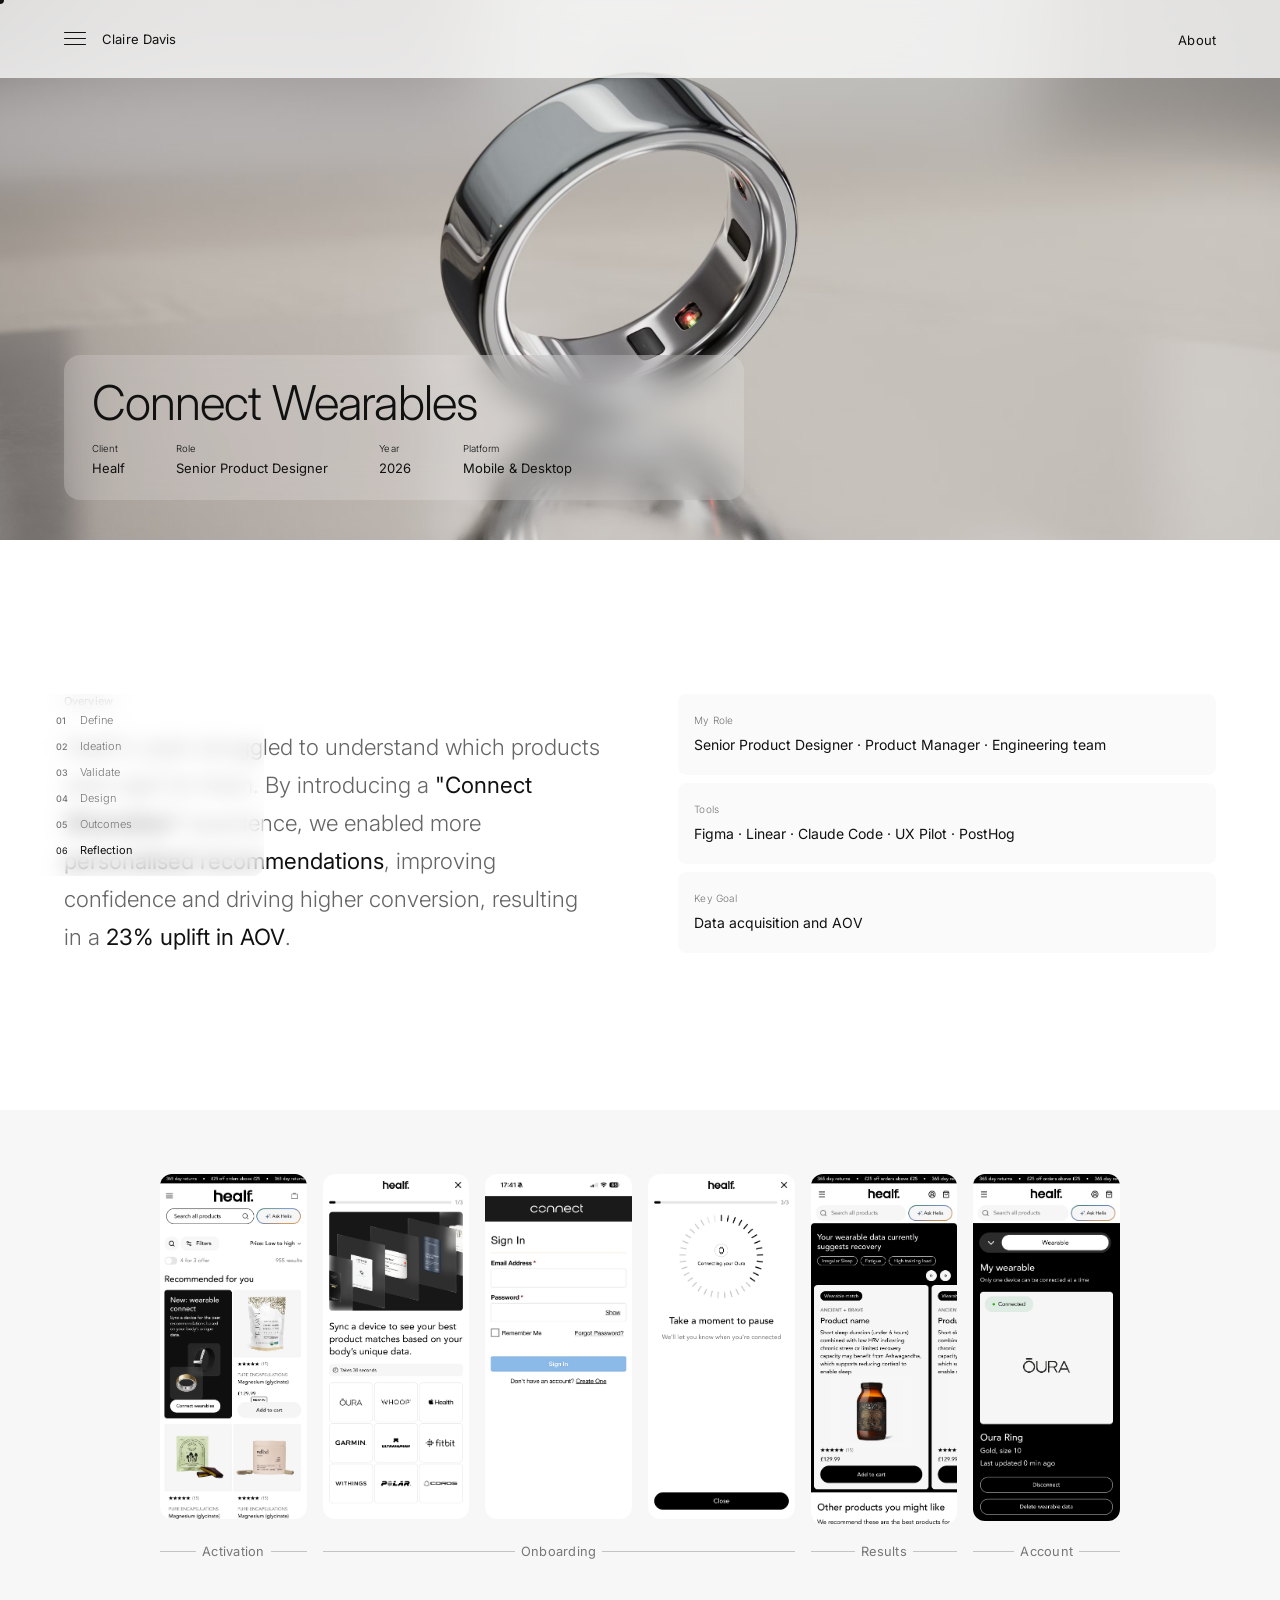
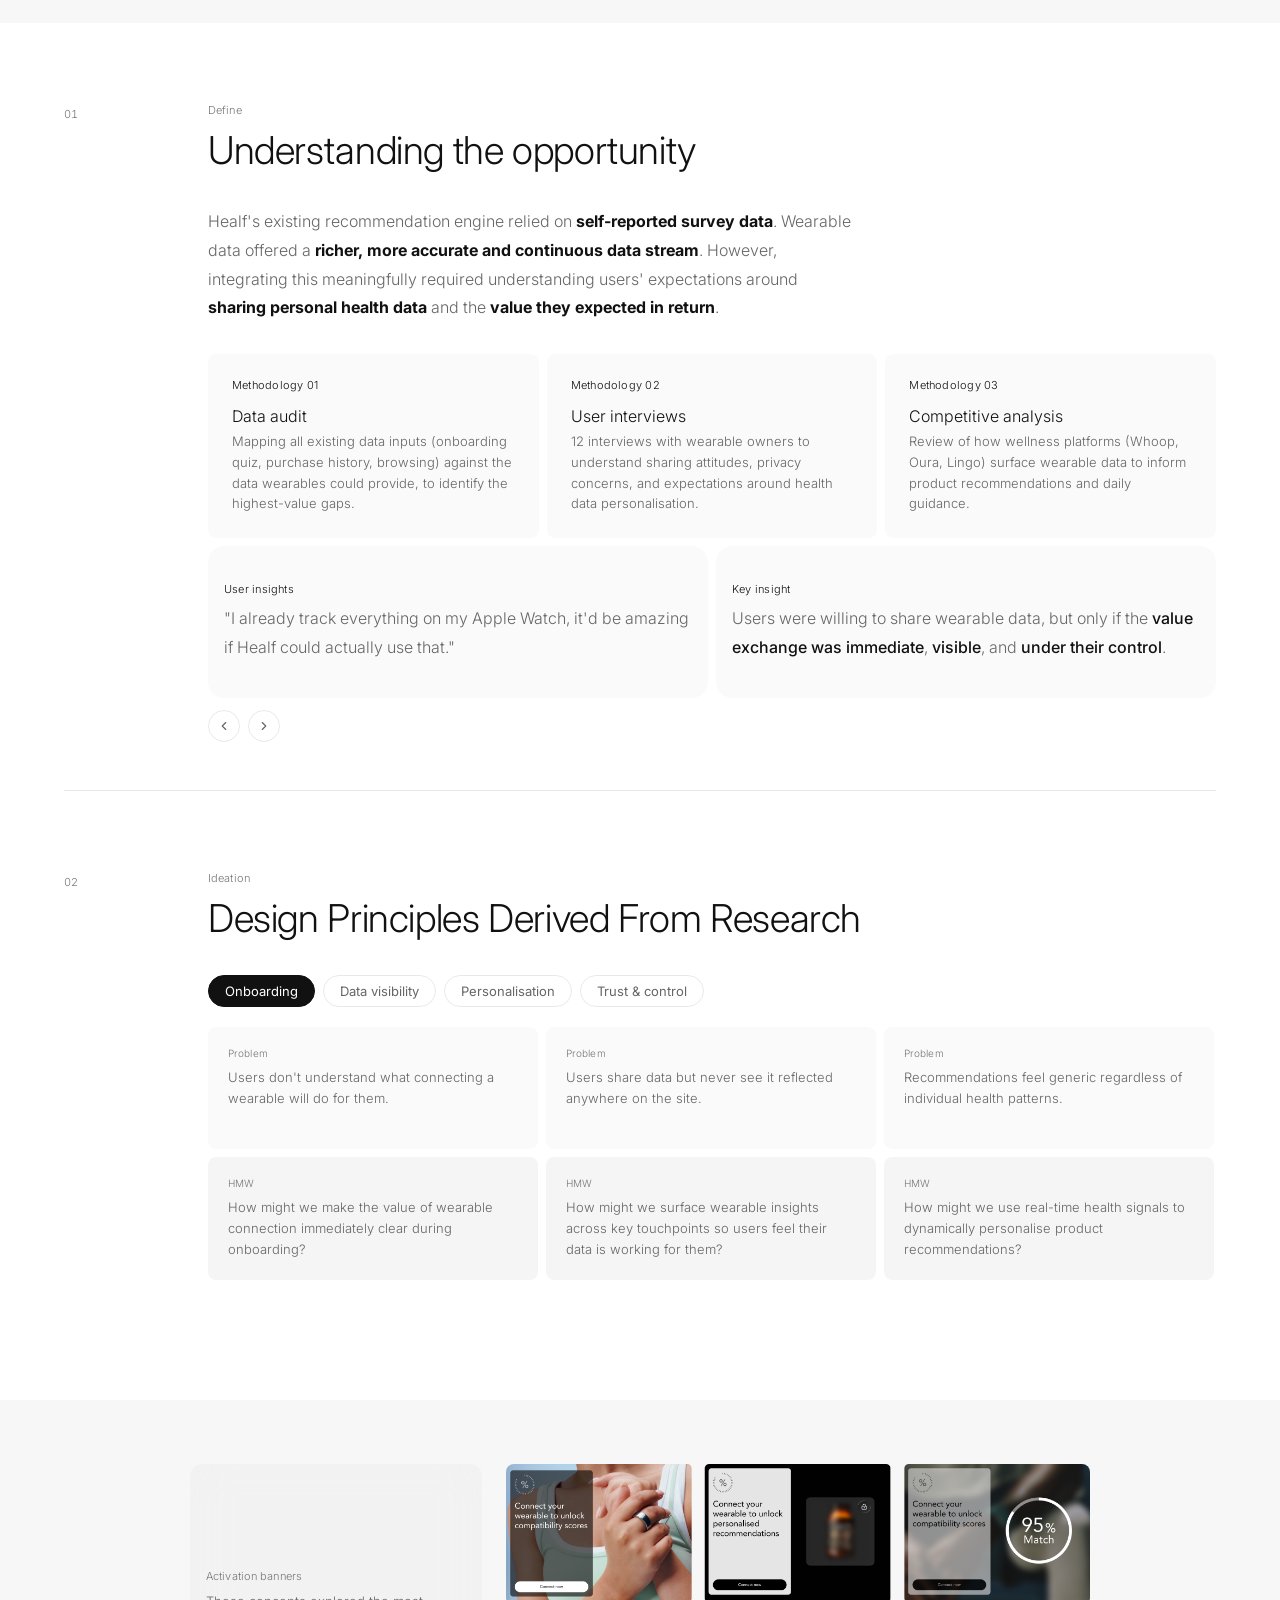
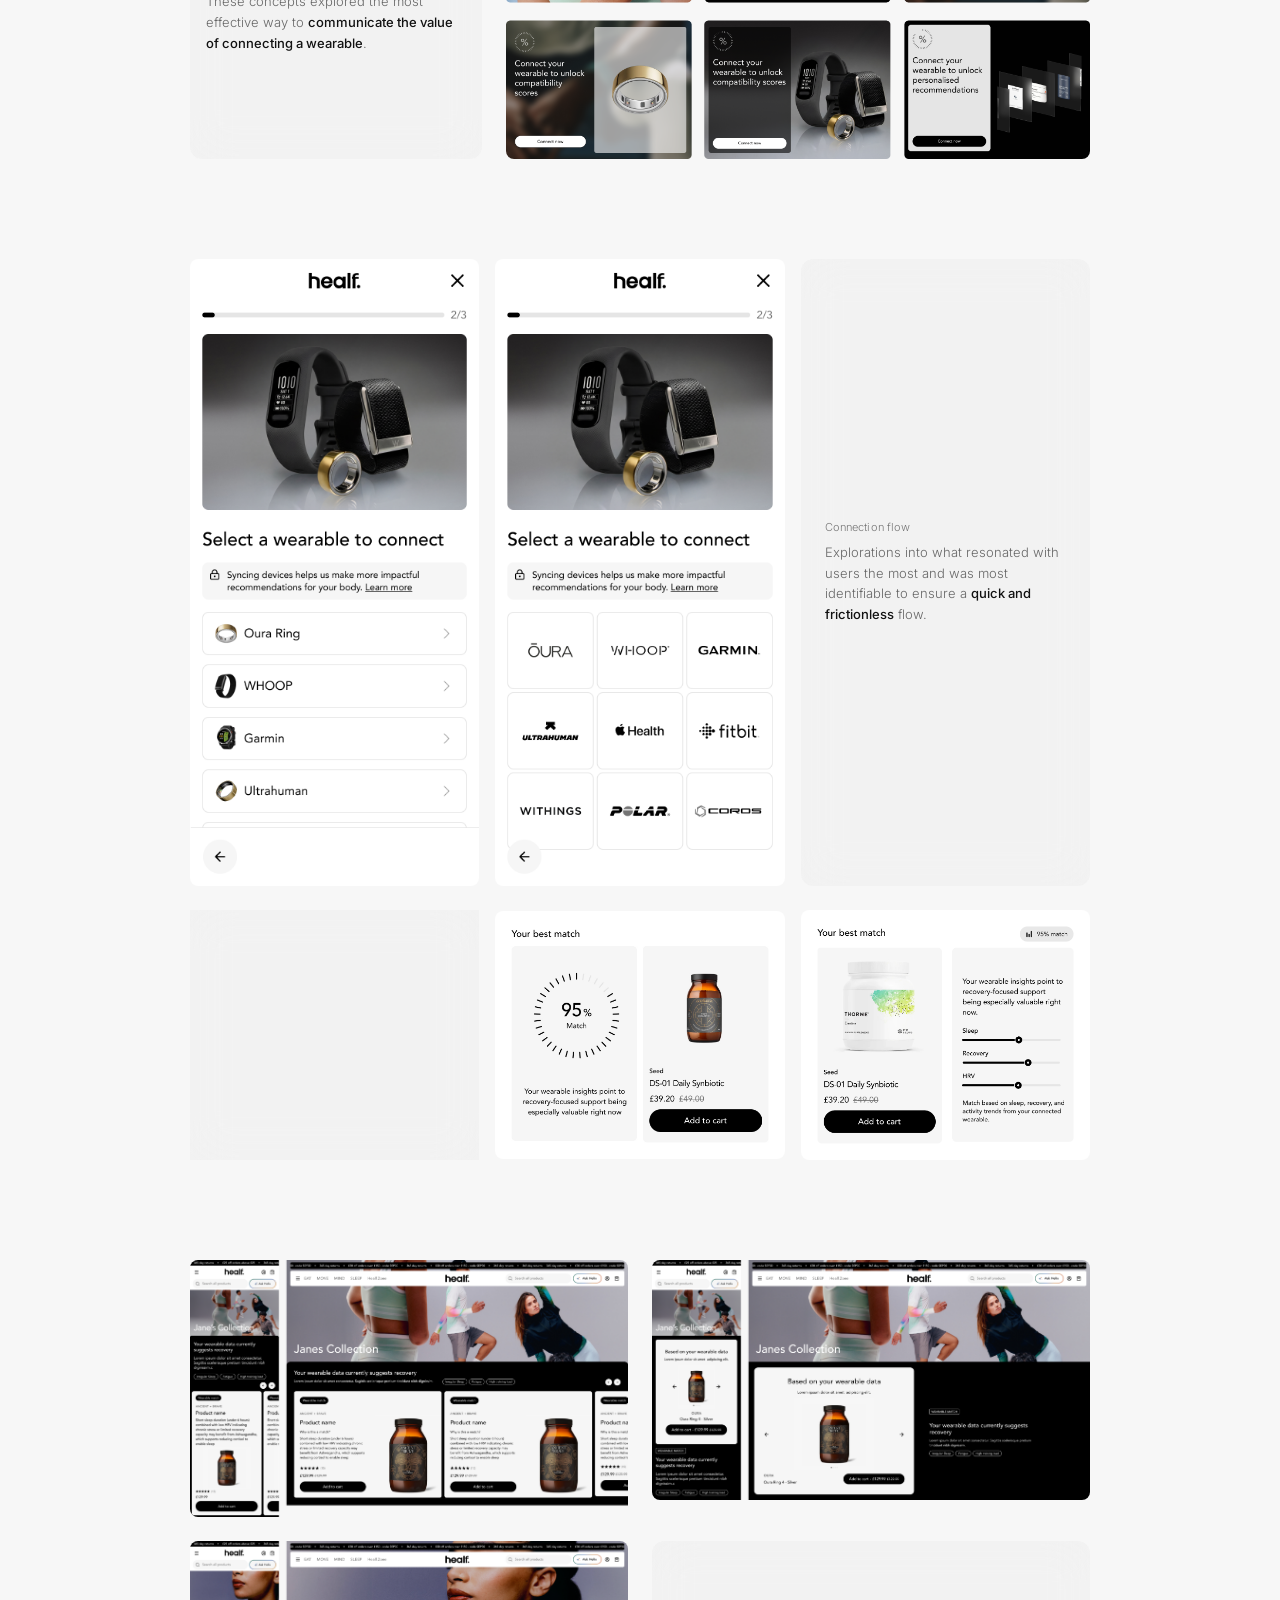
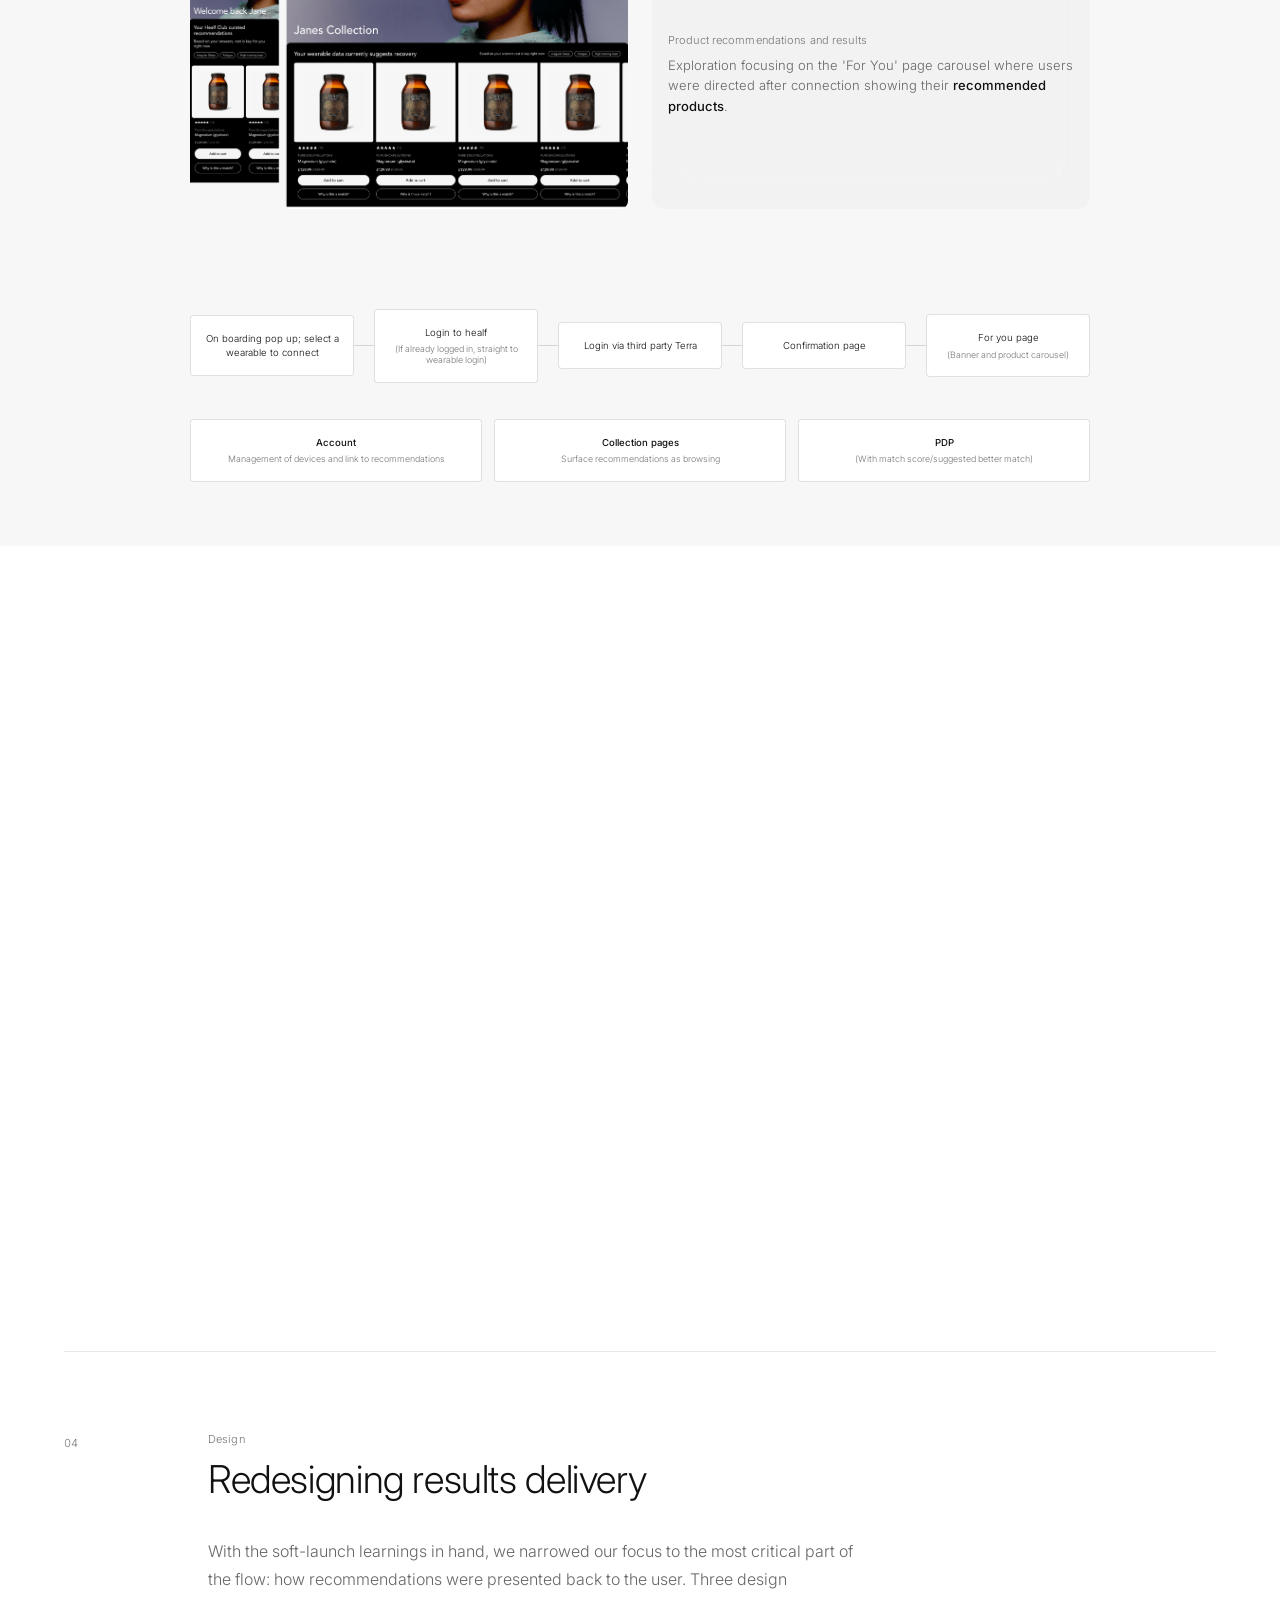
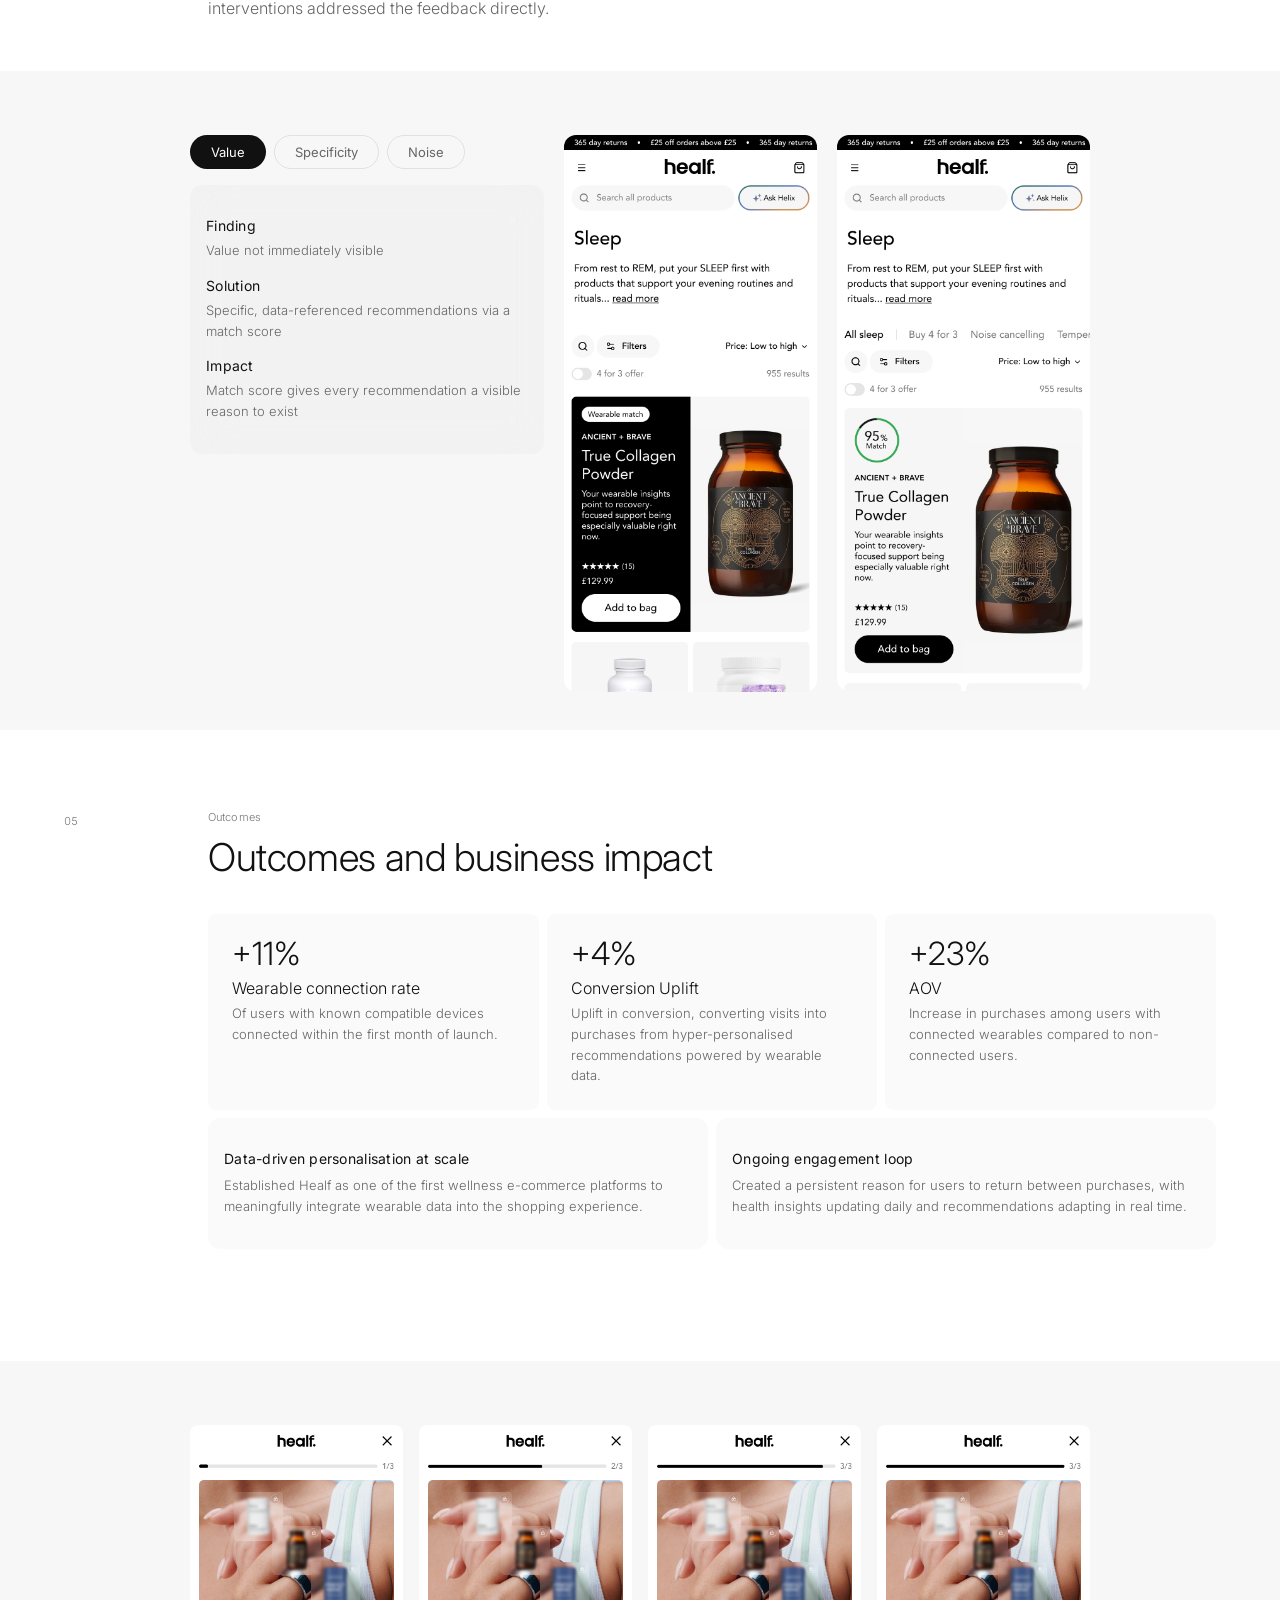
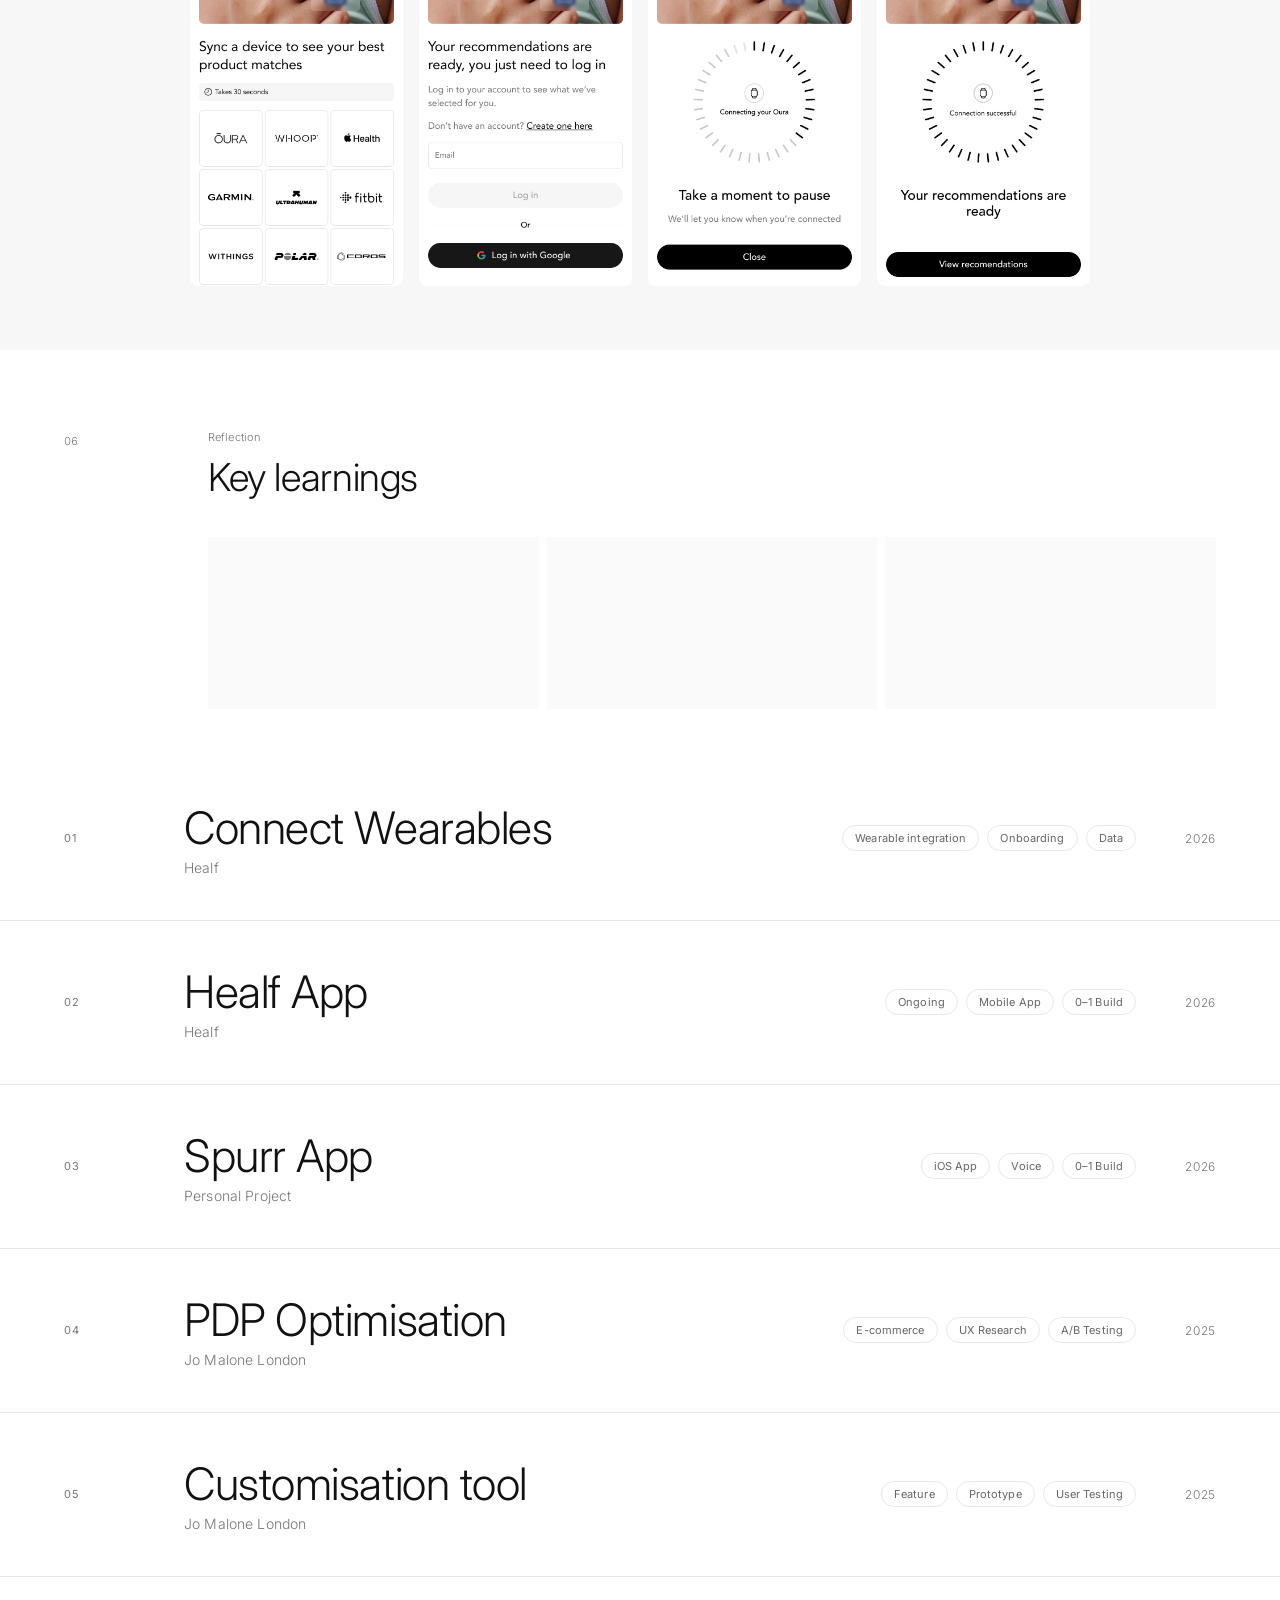
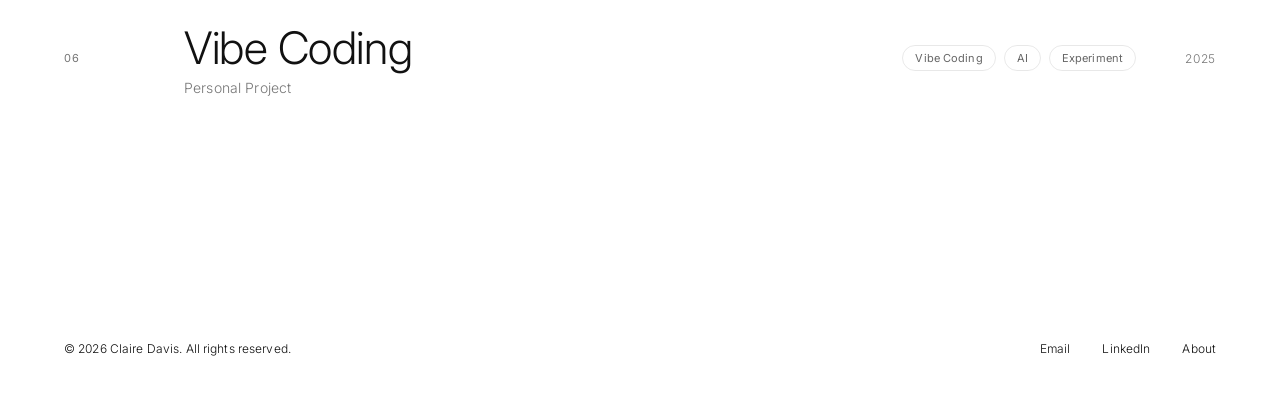
<file: project-03.html>
<!DOCTYPE html>
<html lang="en">
<head>
  <!-- Google tag (gtag.js) -->
  <script async src="https://www.googletagmanager.com/gtag/js?id=G-VD87P00C9Z"></script>
  <script>
    window.dataLayer = window.dataLayer || [];
    function gtag(){dataLayer.push(arguments);}
    gtag('js', new Date());
    gtag('config', 'G-VD87P00C9Z');
  </script>
  <meta charset="UTF-8" />
  <meta name="viewport" content="width=device-width, initial-scale=1.0" />
  <title>Connect Wearables – Claire Davis</title>
  <meta name="description" content="Integrating wearable health data into the Healf ecosystem to personalise product recommendations and deepen user engagement." />
  <link rel="stylesheet" href="css/style.css?v=7" />
  <style>
    /* ── Scroll progress ── */
    .scroll-progress {
      position: fixed;
      top: 0; left: 0;
      width: 100%; height: 1px;
      background: rgba(255, 255, 255, 0.5);
      transform: scaleX(0);
      transform-origin: left;
      z-index: 200;
      transition: transform 0.05s linear;
    }

    /* ── Full-bleed hero overrides ── */
    .project-hero {
      padding-top: 0;
      display: block;
      position: relative;
      min-height: 60vh;
    }
    .project-hero__visual--p03 {
      position: absolute !important;
      inset: 0 !important;
      margin: 0 !important;
      border-radius: 0 !important;
      min-height: unset !important;
      overflow: hidden;
    }
    .project-hero__visual--p03::after {
      content: none;
    }
    .project-hero__info {
      position: absolute !important;
      z-index: 2;
      bottom: clamp(24px, 4vw, 40px);
      left: var(--gutter);
      right: var(--gutter);
      max-width: 680px;
      display: block !important;
      background: rgba(255, 255, 255, 0.18);
      backdrop-filter: blur(16px);
      -webkit-backdrop-filter: blur(16px);
      border: none;
      border-radius: 16px;
      padding: 24px 28px;
    }
    .project-hero__title { font-size: clamp(1.75rem, 4vw, 3rem) !important; }
    .project-hero__meta-grid {
      margin-top: 16px;
    }
    .project-hero__kicker .eyebrow,
    .project-hero__title,
    .project-meta-item__label,
    .project-meta-item__value { color: var(--text-primary) !important; }

    /* Keep nav as glass while scrolling over the hero image */
    .nav.scrolled:not(.nav--past-hero) {
      background: rgba(255, 255, 255, 0.18) !important;
      border-color: rgba(255, 255, 255, 0.25) !important;
    }

    /* ── Image placeholder ── */
    .img-placeholder {
      background: var(--bg-raised);
      border: 1px dashed rgba(0,0,0,0.15);
      border-radius: 8px;
      display: flex;
      flex-direction: column;
      align-items: center;
      justify-content: center;
      gap: 8px;
      color: var(--text-muted);
      font-size: 0.625rem;
      letter-spacing: 0.06em;
    }

    .img-placeholder svg {
      opacity: 0.3;
    }

    /* ── Stat callout cards ── */
    .stat-callout {
      background: var(--surface);
      border: 1px solid var(--border);
      border-radius: var(--radius-md);
      padding: 24px 20px;
      display: flex;
      flex-direction: column;
      gap: 4px;
    }

    .stat-callout__number {
      font-size: clamp(1.5rem, 3vw, 2.25rem);
      font-weight: 300;
      color: var(--text-primary);
      line-height: 1;
    }

    .stat-callout__label {
      font-size: 0.75rem;
      font-weight: 300;
      color: var(--text-secondary);
      line-height: 1.5;
    }

    .stat-callout__context {
      font-size: 0.6875rem;
      color: var(--text-muted);
      line-height: 1.5;
      margin-top: 6px;
    }

    /* Goals grid */
    .goals-grid {
      display: grid;
      grid-template-columns: repeat(4, 1fr);
      gap: 8px;
    }

    .goal-card {
      background: var(--surface);
      border-radius: var(--radius-md);
      padding: 28px 24px 32px;
      display: flex;
      flex-direction: column;
      justify-content: flex-end;
      min-height: 140px;
    }

    .goal-card__text {
      font-size: 0.9375rem;
      font-weight: 300;
      color: var(--text-secondary);
      line-height: 1.5;
      margin: 0;
    }

    @media (max-width: 768px) {
      .goals-grid { grid-template-columns: 1fr 1fr; }
    }

    @media (max-width: 480px) {
      .goals-grid { grid-template-columns: 1fr; }
    }

    /* ── Audit findings list ── */
    .findings-list {
      list-style: none;
      display: flex;
      flex-direction: column;
    }

    .findings-list__item {
      display: grid;
      grid-template-columns: 1fr auto;
      align-items: start;
      gap: 20px;
      padding: 16px 0;
      border-top: 1px solid var(--border);
    }

    .findings-list__item:last-child { border-bottom: 1px solid var(--border); }

    .findings-list__text {
      font-size: 0.875rem;
      font-weight: 300;
      line-height: 1.6;
      color: var(--text-secondary);
    }

    .findings-list__source {
      font-size: 0.6rem;
      letter-spacing: 0.02em;
      color: var(--text-muted);
      white-space: nowrap;
      padding: 3px 8px;
      border: 1px solid var(--border);
      border-radius: 100px;
      margin-top: 16px;
      display: inline-flex;
      align-items: center;
      justify-content: center;
      line-height: 1;
    }

    /* HMW cards */
    .hmw-cards-row {
      display: grid;
      grid-template-columns: repeat(3, 1fr);
      gap: 8px;
    }

    .hmw-card {
      padding: 20px;
      border: none;
      border-radius: 8px;
      background: var(--surface);
      transition: background 0.4s ease;
      flex: 1;
    }

    .hmw-card:hover { background: var(--surface-hover); }

    /* HMW Horizontal Carousel */
    .process-block__content { min-width: 0; overflow: hidden; }
    .quotes-carousel::-webkit-scrollbar { display: none; }
    .hmw-carousel { margin-top: 32px; position: relative; overflow: hidden; }
    .hmw-carousel__tabs {
      display: flex; gap: 8px; flex-wrap: wrap; margin-bottom: 20px;
    }
    .hmw-carousel__tab {
      padding: 7px 16px; border: 1px solid var(--border); border-radius: 100px;
      background: none; cursor: pointer; font-size: 0.8125rem; font-weight: 400;
      color: var(--text-secondary); transition: all 0.2s ease; font-family: inherit;
    }
    .hmw-carousel__tab:hover { border-color: var(--border-hover); color: var(--text-primary); }
    .hmw-carousel__tab.active {
      background: var(--text-primary); color: var(--bg); border-color: var(--text-primary);
    }
    .hmw-carousel__track {
      display: flex; gap: 8px; overflow-x: auto; scroll-snap-type: x mandatory;
      -webkit-overflow-scrolling: touch; scrollbar-width: none; padding-bottom: 8px;
      scroll-behavior: smooth; align-items: stretch;
    }
    .hmw-carousel__track::-webkit-scrollbar { display: none; }
    .hmw-carousel__item {
      flex: 0 0 calc(33.333% - 6px); min-width: 280px; scroll-snap-align: start;
      display: grid; grid-template-rows: 1fr 1fr; gap: 8px;
    }

    .hmw-card__prefix {
      font-size: 0.625rem;
      letter-spacing: 0.01em;
      color: var(--text-muted);
      margin-bottom: 8px;
    }

    .hmw-card__text {
      font-size: 0.8125rem;
      font-weight: 300;
      line-height: 1.6;
      color: var(--text-secondary);
    }

    /* Insight pill tags */
    .insight-pill {
      display: inline-flex;
      align-items: center;
      gap: 6px;
      font-size: 0.6875rem;
      font-weight: 300;
      color: var(--text-secondary);
      padding: 6px 12px;
      border: 1px solid var(--border);
      border-radius: 100px;
      background: var(--surface);
    }

    /* Phase cards */
    .phase-card {
      padding: 28px;
      border-radius: 12px;
      background: var(--surface);
      border: 1px solid var(--border);
    }

    .phase-card__num {
      font-size: 0.6rem;
      letter-spacing: 0.12em;
      text-transform: uppercase;
      color: var(--text-muted);
      margin-bottom: 16px;
    }

    .phase-card__title {
      font-size: 0.875rem;
      font-weight: 400;
      color: var(--text-primary);
      margin-bottom: 8px;
    }

    .phase-card__market {
      font-size: 0.6875rem;
      color: var(--text-muted);
      margin-bottom: 12px;
    }

    .phase-card__body {
      font-size: 0.8125rem;
      font-weight: 300;
      color: var(--text-secondary);
      line-height: 1.6;
    }

    /* ── Section navigator ─────────────────────── */
    .section-nav {
      position: fixed;
      bottom: 24px;
      left: 24px;
      z-index: 99;
      background: rgba(255, 255, 255, 0.45);
      backdrop-filter: blur(10px);
      -webkit-backdrop-filter: blur(10px);
      border: none;
      border-radius: 12px;
      padding: 14px 40px 14px 24px;
      min-width: 240px;
      display: flex;
      flex-direction: column;
      gap: 2px;
    }

    .section-nav__toggle {
      display: none;
    }

    .section-nav__items {
      display: flex;
      flex-direction: column;
      gap: 2px;
    }

    .section-nav__item {
      display: flex;
      align-items: center;
      gap: 8px;
      padding: 5px 8px;
      border-radius: 6px;
      cursor: pointer;
      transition: background 0.2s ease, color 0.2s ease;
      text-decoration: none;
      white-space: nowrap;
    }

    .section-nav__item:hover {
      background: var(--surface-hover);
    }

    .section-nav__num {
      font-size: 0.5625rem;
      font-weight: 500;
      color: var(--text-muted);
      min-width: 16px;
      transition: color 0.2s ease;
    }

    .section-nav__label {
      font-size: 0.6875rem;
      font-weight: 300;
      color: var(--text-muted);
      transition: color 0.2s ease;
    }

    .section-nav__item.active .section-nav__num,
    .section-nav__item.active .section-nav__label {
      color: var(--text-primary);
      font-weight: 400;
    }

    /* ── Inline grid responsive fixes ─────────────────────── */
    @media (max-width: 768px) {
      .p03-solutions { padding-left: 24px !important; padding-right: 24px !important; }
      .p03-solution-panel { grid-template-columns: 1fr 1fr !important; }
      .p03-solution-panel > div:first-child { grid-column: 1 / -1; }
      .p03-solution-grid { grid-template-columns: 1fr 1fr !important; }
      .p03-solution-grid > .glass { grid-column: 1 / -1; }
      .p03-grid-3 { grid-template-columns: 1fr 1fr !important; }
      .p03-grid-4 { grid-template-columns: 1fr 1fr !important; }
      .p03-phases-grid { grid-template-columns: 1fr !important; }
      .p03-proto-grid { grid-template-columns: 1fr !important; }
      .p03-hmw-row { grid-template-columns: 1fr !important; }
      .p03-changes-grid { grid-template-columns: 1fr !important; }
      .p03-stat-grid { grid-template-columns: 1fr 1fr !important; }
      .p03-findings-grid { grid-template-columns: 1fr 1fr !important; }
      .p03-merging-grid { grid-template-columns: 1fr 1fr !important; }
      .hmw-carousel__tabs { gap: 6px; flex-wrap: nowrap; overflow-x: auto; -webkit-overflow-scrolling: touch; scrollbar-width: none; }
      .hmw-carousel__tabs::-webkit-scrollbar { display: none; }
      .hmw-carousel__tab { font-size: 0.75rem; padding: 6px 12px; white-space: nowrap; flex-shrink: 0; }
      .hmw-carousel__item { flex: 0 0 calc(50% - 4px); min-width: 240px; }
      .p03-onboard-section { padding: 16px !important; }
      .p03-onboard-grid { grid-template-columns: 1fr 1fr !important; gap: 8px !important; }
      .p03-explorations-section { padding-left: 16px !important; padding-right: 16px !important; }
      .p03-activation-grid { margin-bottom: 24px !important; }
      .p03-match-grid { margin-bottom: 24px !important; }
      .p03-foryou-grid { gap: 12px !important; }
    }

    @media (max-width: 480px) {
      .p03-grid-3 { grid-template-columns: 1fr !important; }
      .p03-grid-4 { grid-template-columns: 1fr !important; }
      .p03-stat-grid { grid-template-columns: 1fr !important; }
      .hmw-cards-row { grid-template-columns: 1fr !important; }
      .p03-findings-grid { grid-template-columns: 1fr !important; }
      .p03-merging-grid { grid-template-columns: 1fr !important; }
      .p03-impact-grid { grid-template-columns: 1fr !important; }
      .p03-explorations { grid-template-columns: repeat(4, 1fr) !important; }
      .hmw-carousel__item { flex: 0 0 calc(85%); min-width: 0; }
    }

    @media (max-width: 640px) {
      .section-nav {
        bottom: 0; left: 0; right: 0;
        border-radius: 0;
        border-left: none; border-right: none; border-bottom: none;
        gap: 0;
        padding: 0;
        padding-bottom: env(safe-area-inset-bottom, 0px);
        min-width: 0;
        flex-direction: column;
        align-items: stretch;
      }

      .section-nav__toggle {
        display: flex;
        align-items: center;
        justify-content: center;
        padding: 10px;
        background: none;
        border: none;
        border-bottom: 1px solid transparent;
        color: var(--text-muted);
        cursor: pointer;
        font-family: var(--font);
        transition: border-color 0.4s ease;
      }

      .section-nav__toggle svg {
        transition: transform 0.5s var(--ease-expo);
      }

      /* Collapsed: hidden, only toggle visible */
      .section-nav__items {
        display: flex;
        flex-direction: column;
        gap: 2px;
        padding: 0 20px;
        max-height: 0;
        overflow: hidden;
        opacity: 0;
        transition: max-height 0.7s var(--ease-expo),
                    opacity 0.3s var(--ease-smooth),
                    padding 0.7s var(--ease-expo);
      }

      .section-nav__item {
        opacity: 0;
        transform: translateY(6px);
        padding: 8px 10px;
        transition: opacity 0.4s var(--ease-smooth),
                    transform 0.4s var(--ease-expo),
                    background 0.2s ease;
      }

      .section-nav__num {
        min-width: 20px;
        font-size: 0.5625rem;
      }

      /* Expanded state */
      .section-nav.expanded .section-nav__toggle {
        border-color: var(--border);
      }

      .section-nav.expanded .section-nav__toggle svg {
        transform: rotate(180deg);
      }

      .section-nav.expanded .section-nav__items {
        max-height: 400px;
        opacity: 1;
        padding: 12px 20px;
      }

      .section-nav.expanded .section-nav__item {
        opacity: 1;
        transform: translateY(0);
      }

      .section-nav.expanded .section-nav__item:nth-child(1) { transition-delay: 0.10s; }
      .section-nav.expanded .section-nav__item:nth-child(2) { transition-delay: 0.15s; }
      .section-nav.expanded .section-nav__item:nth-child(3) { transition-delay: 0.20s; }
      .section-nav.expanded .section-nav__item:nth-child(4) { transition-delay: 0.25s; }
      .section-nav.expanded .section-nav__item:nth-child(5) { transition-delay: 0.30s; }
      .section-nav.expanded .section-nav__item:nth-child(6) { transition-delay: 0.35s; }
    }

    @media (max-width: 768px) {
      .flow-scroll { margin-top: 8px; overflow-x: auto !important; }
      .flow-scroll::-webkit-scrollbar { height: 4px; display: block !important; }
      .flow-scroll::-webkit-scrollbar-track { background: var(--border); border-radius: 4px; }
      .flow-scroll::-webkit-scrollbar-thumb { background: var(--text-primary); border-radius: 4px; }
      .flow-scroll { scrollbar-width: thin; scrollbar-color: var(--text-primary) var(--border); }

      .p03-explorations-section { padding-left: 24px !important; padding-right: 24px !important; }
      .p03-activation-grid { grid-template-columns: 1fr !important; }
      .p03-connect-grid { grid-template-columns: 1fr 1fr !important; gap: 12px !important; }
      .p03-connect-grid > .glass { order: -1; grid-column: 1 / -1; }
      .p03-match-grid { grid-template-columns: 1fr 1fr !important; gap: 12px !important; }
      .p03-match-grid > .glass { order: -1; grid-column: 1 / -1; }
      .p03-foryou-grid { grid-template-columns: 1fr !important; }
      .p03-foryou-grid > .glass { order: -1; }
      .p03-softlaunch-grid { grid-template-columns: 1fr !important; }
      .p03-quotes-insight { grid-template-columns: 1fr !important; }
    }

    @media (max-width: 480px) {
      .p03-connect-grid { grid-template-columns: 1fr 1fr !important; }
    }

    .p03-grey-section > *,
    .p03-explorations-section > *,
    .p03-solutions > div,
    .p03-onboard-section > * { max-width: 900px; margin-left: auto; margin-right: auto; }

    /* Consolidated text styles */
    .p03-label { font-size: 0.6875rem; letter-spacing: 0.01em; color: var(--text-muted); margin-bottom: 8px; }
    .p03-label--primary { color: var(--text-primary); letter-spacing: 0.02em; }
    .p03-body { font-size: clamp(0.875rem, 1.4vw, 1rem); font-weight: 300; color: var(--text-secondary); line-height: 1.8; margin: 0; }
    .p03-desc { font-size: 0.8125rem; font-weight: 300; color: var(--text-secondary); line-height: 1.6; margin: 0; }
    .p03-card-title { font-size: 0.875rem; font-weight: 400; color: var(--text-primary); letter-spacing: 0.02em; margin: 0 0 6px; }
    .p03-finding-num { font-size: 0.6875rem; font-weight: 500; text-transform: uppercase; letter-spacing: 0.05em; color: var(--text-muted); margin: 0 0 8px; }

    /* Consolidated spacing */
    .p03-glass { padding: clamp(20px, 2.5vw, 32px) 16px; border-radius: 12px; }
    .p03-glass--lg { padding: clamp(24px, 3vw, 36px) 16px; border-radius: 16px; }
    .p03-grid-tight { gap: 8px; }
    .p03-grid-md { gap: 16px; }
    .p03-grid-wide { gap: 24px; }
    .p03-mt-section { margin-top: clamp(60px, 8vw, 100px); }
    .p03-mt-block { margin-top: 32px; }
    .p03-mt-sm { margin-top: 8px; }
    .p03-mb-desc { margin-bottom: 16px; }
  </style>
</head>
<body>

  <!-- Scroll progress -->
  <div class="scroll-progress"></div>

  <!-- Nav -->
  <nav class="nav">
    <div class="nav__bar">
      <div class="nav__left">
        <button class="nav__toggle" aria-label="Menu">
          <span class="nav__toggle-line"></span>
          <span class="nav__toggle-line"></span>
          <span class="nav__toggle-line"></span>
        </button>
        <a class="nav__logo" href="index.html">Claire Davis</a>
      </div>
      <ul class="nav__links">
        <li><a href="about.html">About</a></li>
      </ul>
    </div>
    <ul class="nav__dropdown">
      <li><a href="index.html">Home</a></li>
      <li><a href="project-03.html">Connect Wearables</a></li>
      <li><a href="project-05.html">Healf App</a></li>
      <li><a href="project-06.html">Spurr App</a></li>
      <li><a href="project-01.html">PDP Optimisation</a></li>
      <li><a href="project-02.html">Customisation Tool</a></li>
      <li><a href="project-04.html">Vibe Coding</a></li>
    </ul>


  </nav>

  <!-- Project Hero -->
  <header class="project-hero">

    <!-- Visual / hero image area -->
    <div class="project-hero__visual project-hero__visual--p03" style="background: #1a1a1a;">
      <img src="images/aura-ring.jpg" alt="Connect Wearables hero" style="width: 100%; height: 100%; object-fit: cover;">
    </div>

    <!-- Project title + meta -->
    <div class="project-hero__info">
      <div>
        <h1 class="project-hero__title">Connect Wearables</h1>
      </div>
      <div class="project-hero__meta-grid">
        <div>
          <p class="project-meta-item__label">Client</p>
          <p class="project-meta-item__value">Healf</p>
        </div>
        <div>
          <p class="project-meta-item__label">Role</p>
          <p class="project-meta-item__value">Senior Product Designer</p>
        </div>
        <div>
          <p class="project-meta-item__label">Year</p>
          <p class="project-meta-item__value">2026</p>
        </div>
        <div>
          <p class="project-meta-item__label">Platform</p>
          <p class="project-meta-item__value">Mobile &amp; Desktop</p>
        </div>
      </div>
    </div>
  </header>

  <!-- Overview -->
  <section class="section">
    <div class="container">
      <div class="project-overview">
        <div class="reveal">
          <p class="eyebrow" style="margin-bottom: 20px;">Overview</p>
          <p class="project-overview__challenge">
            Healf's users struggled to understand which products were right for them. By introducing a <strong>"Connect Wearables"</strong> experience, we enabled more <strong>personalised recommendations</strong>, improving confidence and driving higher conversion, resulting in a <strong>23% uplift in AOV</strong>.
          </p>
        </div>

        <div class="project-overview__details reveal reveal-delay-2">
          <div class="overview-detail">
            <p class="overview-detail__label">My Role</p>
            <p class="overview-detail__value">Senior Product Designer · Product Manager · Engineering team</p>
          </div>
          <div class="overview-detail">
            <p class="overview-detail__label">Tools</p>
            <p class="overview-detail__value">Figma · Linear · Claude Code · UX Pilot · PostHog</p>
          </div>
          <div class="overview-detail">
            <p class="overview-detail__label">Key Goal</p>
            <p class="overview-detail__value">Data acquisition and AOV</p>
          </div>
        </div>
      </div>
    </div>
  </section>

  <!-- Hero screens – full-bleed grey -->
  <section class="p03-grey-section" style="background: var(--bg-raised); padding: clamp(40px, 5vw, 64px) var(--gutter);">
    <div style="max-width: 960px; margin: 0 auto;">
      <!-- Screens grid -->
      <div class="p03-grid-md" style="display: grid; grid-template-columns: repeat(6, 1fr);">
        <div>
          <img src="images/Activation2.png" alt="Activation screen" style="width: 100%; height: auto; border-radius: 12px; display: block;" />
        </div>
        <div>
          <img src="images/Onboarding1.png" alt="Onboarding step 1" style="width: 100%; height: auto; border-radius: 12px; display: block;" />
        </div>
        <div>
          <img src="images/Onboarding2.png" alt="Onboarding step 2" style="width: 100%; height: auto; border-radius: 12px; display: block;" />
        </div>
        <div>
          <img src="images/Onboarding3.png" alt="Onboarding step 3" style="width: 100%; height: auto; border-radius: 12px; display: block;" />
        </div>
        <div>
          <img src="images/Results.png" alt="Results screen" style="width: 100%; height: auto; border-radius: 12px; display: block;" />
        </div>
        <div>
          <img src="images/Account.png" alt="Account screen" style="width: 100%; height: auto; border-radius: 12px; display: block;" />
        </div>
      </div>
      <!-- Labels below images -->
      <div class="p03-grid-md" style="display: grid; grid-template-columns: repeat(6, 1fr); margin-top: 20px;">
        <div style="display: flex; align-items: center; gap: 6px;">
          <div style="flex: 1; height: 1px; background: var(--text-muted); opacity: 0.4;"></div>
          <span style="font-size: clamp(0.65rem, 1vw, 0.8rem); font-weight: 400; color: var(--text-muted); letter-spacing: 0.02em; white-space: nowrap;">Activation</span>
          <div style="flex: 1; height: 1px; background: var(--text-muted); opacity: 0.4;"></div>
        </div>
        <div style="grid-column: 2 / 5; display: flex; align-items: center; gap: 6px;">
          <div style="flex: 1; height: 1px; background: var(--text-muted); opacity: 0.4;"></div>
          <span style="font-size: clamp(0.65rem, 1vw, 0.8rem); font-weight: 400; color: var(--text-muted); letter-spacing: 0.02em; white-space: nowrap;">Onboarding</span>
          <div style="flex: 1; height: 1px; background: var(--text-muted); opacity: 0.4;"></div>
        </div>
        <div style="display: flex; align-items: center; gap: 6px;">
          <div style="flex: 1; height: 1px; background: var(--text-muted); opacity: 0.4;"></div>
          <span style="font-size: clamp(0.65rem, 1vw, 0.8rem); font-weight: 400; color: var(--text-muted); letter-spacing: 0.02em; white-space: nowrap;">Results</span>
          <div style="flex: 1; height: 1px; background: var(--text-muted); opacity: 0.4;"></div>
        </div>
        <div style="display: flex; align-items: center; gap: 6px;">
          <div style="flex: 1; height: 1px; background: var(--text-muted); opacity: 0.4;"></div>
          <span style="font-size: clamp(0.65rem, 1vw, 0.8rem); font-weight: 400; color: var(--text-muted); letter-spacing: 0.02em; white-space: nowrap;">Account</span>
          <div style="flex: 1; height: 1px; background: var(--text-muted); opacity: 0.4;"></div>
        </div>
      </div>
    </div>
  </section>

  <!-- PROCESS SECTIONS -->

  <!-- 01 – Define -->
  <section class="section" style="padding-top: 0; padding-bottom: 0;">
    <div class="container">
      <div id="section-define" class="process-block reveal" style="border-top: none;">
        <span class="process-block__num">01</span>
        <div class="process-block__content">
          <p class="process-block__label">Define</p>
          <h2 class="process-block__title">Understanding the opportunity</h2>
          <div class="process-block__body">
            <p>
              Healf's existing recommendation engine relied on <strong style="color: var(--text-primary);">self-reported survey data</strong>. Wearable data offered a <strong style="color: var(--text-primary);">richer, more accurate and continuous data stream</strong>. However, integrating this meaningfully required understanding users' expectations around <strong style="color: var(--text-primary);">sharing personal health data</strong> and the <strong style="color: var(--text-primary);">value they expected in return</strong>.
            </p>
          </div>

          <!-- Methodology cards -->
          <div class="p03-grid-3 p03-grid-tight p03-mt-block" data-stagger style="display: grid; grid-template-columns: repeat(3, 1fr);">
            <div class="insight-card reveal">
              <p class="insight-card__label">Methodology 01</p>
              <p class="p03-body" style="color: var(--text-primary);">Data audit</p>
              <p class="insight-card__desc">Mapping all existing data inputs (onboarding quiz, purchase history, browsing) against the data wearables could provide, to identify the highest-value gaps.</p>
            </div>
            <div class="insight-card reveal">
              <p class="insight-card__label">Methodology 02</p>
              <p class="p03-body" style="color: var(--text-primary);">User interviews</p>
              <p class="insight-card__desc">12 interviews with wearable owners to understand sharing attitudes, privacy concerns, and expectations around health data personalisation.</p>
            </div>
            <div class="insight-card reveal">
              <p class="insight-card__label">Methodology 03</p>
              <p class="p03-body" style="color: var(--text-primary);">Competitive analysis</p>
              <p class="insight-card__desc">Review of how wellness platforms (Whoop, Oura, Lingo) surface wearable data to inform product recommendations and daily guidance.</p>
            </div>
          </div>


          <!-- User quotes + Key insight – side by side on desktop -->
          <div class="reveal" style="margin-top: 8px;">
            <div class="p03-quotes-insight p03-grid-tight" style="display: grid; grid-template-columns: 1fr 1fr; align-items: stretch;">

              <!-- Quotes carousel (single card at a time) -->
              <div class="quotes-carousel" style="display: flex; gap: 8px; overflow: hidden; scroll-snap-type: x mandatory; scrollbar-width: none; scroll-behavior: smooth; min-width: 0;">
                <div class="glass p03-glass--lg" style="flex: 0 0 100%; scroll-snap-align: start; display: flex; flex-direction: column; justify-content: flex-start; align-items: flex-start;">
                  <p class="p03-label p03-label--primary">User insights</p>
                  <p class="p03-body">"I already track everything on my Apple Watch, it'd be amazing if Healf could actually use that."</p>
                </div>
                <div class="glass p03-glass--lg" style="flex: 0 0 100%; scroll-snap-align: start; display: flex; flex-direction: column; justify-content: flex-start; align-items: flex-start;">
                  <p class="p03-label p03-label--primary">User insights</p>
                  <p class="p03-body">"I filled out the quiz but my needs change. My sleep's been terrible lately and the site doesn't know that."</p>
                </div>
                <div class="glass p03-glass--lg" style="flex: 0 0 100%; scroll-snap-align: start; display: flex; flex-direction: column; justify-content: flex-start; align-items: flex-start;">
                  <p class="p03-label p03-label--primary">User insights</p>
                  <p class="p03-body">"If I'm sharing my health data, I want to see something useful back immediately, not just a generic product list."</p>
                </div>
                <div class="glass p03-glass--lg" style="flex: 0 0 100%; scroll-snap-align: start; display: flex; flex-direction: column; justify-content: flex-start; align-items: flex-start;">
                  <p class="p03-label p03-label--primary">User insights</p>
                  <p class="p03-body">"I'd share my data if it meant better recommendations. But I'd want to control exactly what I share."</p>
                </div>
              </div>

              <!-- Key insight -->
              <div class="glass p03-glass--lg" style="display: flex; flex-direction: column; justify-content: flex-start;">
                <p class="p03-label p03-label--primary">Key insight</p>
                <p class="p03-body">Users were willing to share wearable data, but only if the <strong style="font-weight: 500; color: var(--text-primary);">value exchange was immediate</strong>, <strong style="font-weight: 500; color: var(--text-primary);">visible</strong>, and <strong style="font-weight: 500; color: var(--text-primary);">under their control</strong>.</p>
              </div>

            </div>
            <!-- Arrows below grid -->
            <div class="quotes-arrows" style="display: flex; gap: 8px; margin-top: 12px;">
              <button class="quotes-arrow quotes-arrow--prev" style="width: 32px; height: 32px; border-radius: 50%; border: 1px solid var(--border); background: none; cursor: pointer; display: flex; align-items: center; justify-content: center; color: var(--text-secondary); transition: all 0.2s ease; font-family: inherit;">
                <svg width="14" height="14" viewBox="0 0 24 24" fill="none" stroke="currentColor" stroke-width="2" stroke-linecap="round" stroke-linejoin="round"><path d="M15 18l-6-6 6-6"/></svg>
              </button>
              <button class="quotes-arrow quotes-arrow--next" style="width: 32px; height: 32px; border-radius: 50%; border: 1px solid var(--border); background: none; cursor: pointer; display: flex; align-items: center; justify-content: center; color: var(--text-secondary); transition: all 0.2s ease; font-family: inherit;">
                <svg width="14" height="14" viewBox="0 0 24 24" fill="none" stroke="currentColor" stroke-width="2" stroke-linecap="round" stroke-linejoin="round"><path d="M9 18l6-6-6-6"/></svg>
              </button>
            </div>
          </div>

        </div>
      </div>
    </div>
  </section>

  <section class="section" style="padding-top: 0; padding-bottom: 0;">
    <div class="container">

      <!-- 02 – Ideation -->
      <div id="section-ideation" class="process-block reveal">
        <span class="process-block__num">02</span>
        <div class="process-block__content">
          <p class="process-block__label">Ideation</p>
          <h2 class="process-block__title">Design Principles Derived From Research</h2>
          <div class="process-block__body">
          </div>

          <!-- HMW horizontal carousel -->
          <div class="hmw-carousel">
            <div class="hmw-carousel__tabs">
              <button class="hmw-carousel__tab active" data-slide="0">Onboarding</button>
              <button class="hmw-carousel__tab" data-slide="1">Data visibility</button>
              <button class="hmw-carousel__tab" data-slide="2">Personalisation</button>
              <button class="hmw-carousel__tab" data-slide="3">Trust &amp; control</button>
            </div>
            <div class="hmw-carousel__track">
              <div class="hmw-carousel__item" data-slide="0">
                <div class="hmw-card"><p class="hmw-card__prefix">Problem</p><p class="hmw-card__text">Users don't understand what connecting a wearable will do for them.</p></div>
                <div class="hmw-card" style="background: var(--surface-hover);"><p class="hmw-card__prefix">HMW</p><p class="hmw-card__text">How might we make the value of wearable connection immediately clear during onboarding?</p></div>
              </div>
              <div class="hmw-carousel__item" data-slide="1">
                <div class="hmw-card"><p class="hmw-card__prefix">Problem</p><p class="hmw-card__text">Users share data but never see it reflected anywhere on the site.</p></div>
                <div class="hmw-card" style="background: var(--surface-hover);"><p class="hmw-card__prefix">HMW</p><p class="hmw-card__text">How might we surface wearable insights across key touchpoints so users feel their data is working for them?</p></div>
              </div>
              <div class="hmw-carousel__item" data-slide="2">
                <div class="hmw-card"><p class="hmw-card__prefix">Problem</p><p class="hmw-card__text">Recommendations feel generic regardless of individual health patterns.</p></div>
                <div class="hmw-card" style="background: var(--surface-hover);"><p class="hmw-card__prefix">HMW</p><p class="hmw-card__text">How might we use real-time health signals to dynamically personalise product recommendations?</p></div>
              </div>
              <div class="hmw-carousel__item" data-slide="3">
                <div class="hmw-card"><p class="hmw-card__prefix">Problem</p><p class="hmw-card__text">Users fear sharing health data will be used against them or shared.</p></div>
                <div class="hmw-card" style="background: var(--surface-hover);"><p class="hmw-card__prefix">HMW</p><p class="hmw-card__text">How might we give users granular control over their data while maintaining a seamless experience?</p></div>
              </div>
            </div>
          </div>

        </div>
      </div>
    </div>
  </section>

  <!-- Activation banners + Exploration screens – full-bleed grey -->
  <section class="p03-explorations-section" style="background: var(--bg-raised); padding: clamp(40px, 5vw, 64px) clamp(60px, 10vw, 140px); margin-top: clamp(40px, 5vw, 64px);">

    <!-- Activation banners row -->
    <div class="p03-activation-grid p03-grid-wide" style="display: grid; grid-template-columns: 1fr 2fr; align-items: center; margin-bottom: clamp(60px, 8vw, 100px);">
      <div class="glass p03-glass" style="display: flex; flex-direction: column; justify-content: center; height: 100%;">
        <p class="p03-label">Activation banners</p>
        <p class="p03-desc">These concepts explored the most effective way to <strong style="font-weight: 500; color: var(--text-primary);">communicate the value of connecting a wearable</strong>.</p>
      </div>
      <img src="images/Activation-banners.png" alt="Activation banner explorations" style="width: 100%; height: auto; object-fit: contain; display: block; border-radius: 8px;" />
    </div>

    <!-- Connection flow explorations -->
    <div class="p03-connect-grid p03-grid-md" style="display: grid; grid-template-columns: repeat(2, 1fr) minmax(200px, 1fr); align-items: center; margin-bottom: 24px;">
      <img src="images/Connect1.png" alt="Connect flow exploration 1" style="width: 100%; height: auto; object-fit: contain; display: block; border-radius: 8px;" />
      <img src="images/Connect3.png" alt="Connect flow exploration 3" style="width: 100%; height: auto; object-fit: contain; display: block; border-radius: 8px;" />
      <div class="glass" style="padding: clamp(16px, 2vw, 24px); border-radius: 12px; display: flex; flex-direction: column; justify-content: center; height: 100%;">
        <p class="p03-label">Connection flow</p>
        <p class="p03-desc">Explorations into what resonated with users the most and was most identifiable to ensure a <strong style="font-weight: 500; color: var(--text-primary);">quick and frictionless</strong> flow.</p>
      </div>
    </div>

    <!-- Match score result explorations -->
    <div class="p03-match-grid p03-grid-md" style="display: grid; grid-template-columns: minmax(200px, 1fr) repeat(2, 1fr); align-items: center; margin-bottom: clamp(60px, 8vw, 100px);">
      <div class="glass" style="padding: clamp(16px, 2vw, 24px); border-radius: 12px; display: flex; flex-direction: column; justify-content: center; height: 100%;">
        <p class="p03-label">Results display</p>
        <p class="p03-desc">Trials for showing the result with a <strong style="font-weight: 500; color: var(--text-primary);">match score</strong>, giving users a clear reason why each product was recommended for them.</p>
      </div>
      <img src="images/Match-2.jpg" alt="Match score exploration 2" style="width: 100%; height: auto; object-fit: contain; display: block; border-radius: 8px;" />
      <img src="images/Match-3.jpg" alt="Match score exploration 3" style="width: 100%; height: auto; object-fit: contain; display: block; border-radius: 8px;" />
    </div>

    <!-- For You page explorations grid -->
    <div class="p03-foryou-grid p03-grid-wide" style="display: grid; grid-template-columns: repeat(2, 1fr);">
      <img src="images/Foryou1.png?v=2" alt="For You screen 1" style="width: 100%; height: auto; object-fit: contain; display: block; border-radius: 8px;" />
      <img src="images/Foryou2.png?v=2" alt="For You screen 2" style="width: 100%; height: auto; object-fit: contain; display: block; border-radius: 8px;" />
      <img src="images/Foryou3.png?v=2" alt="For You screen 3" style="width: 100%; height: auto; object-fit: contain; display: block; border-radius: 8px;" />
      <div class="glass p03-glass" style="display: flex; flex-direction: column; justify-content: center;">
        <p class="p03-label">Product recommendations and results</p>
        <p class="p03-desc">Exploration focusing on the 'For You' page carousel where users were directed after connection showing their <strong style="font-weight: 500; color: var(--text-primary);">recommended products</strong>.</p>
      </div>
    </div>

    <!-- User flow diagram -->
    <div class="flow-scroll p03-mt-section" style="overflow-x: auto; padding-bottom: 12px;">
      <div style="display: flex; align-items: flex-start; gap: 0; min-width: 900px;">
        <div style="flex: 1; min-width: 100px; border: 1.5px solid rgba(0,0,0,0.12); border-radius: 4px; background: #fff; padding: 16px 10px; text-align: center; align-self: center;">
          <p style="font-size: 0.6rem; color: var(--text-primary); line-height: 1.4; margin: 0;">On boarding pop up; select a wearable to connect</p>
        </div>
        <div style="flex: 0 0 20px; height: 1.5px; background: rgba(0,0,0,0.15); align-self: center;"></div>
        <div style="flex: 1; min-width: 100px; border: 1.5px solid rgba(0,0,0,0.12); border-radius: 4px; background: #fff; padding: 16px 10px; text-align: center; align-self: center;">
          <p style="font-size: 0.6rem; color: var(--text-primary); line-height: 1.4; margin: 0 0 4px;">Login to healf</p>
          <p style="font-size: 0.55rem; color: var(--text-muted); line-height: 1.3; margin: 0;">(If already logged in, straight to wearable login)</p>
        </div>
        <div style="flex: 0 0 20px; height: 1.5px; background: rgba(0,0,0,0.15); align-self: center;"></div>
        <div style="flex: 1; min-width: 100px; border: 1.5px solid rgba(0,0,0,0.12); border-radius: 4px; background: #fff; padding: 16px 10px; text-align: center; align-self: center;">
          <p style="font-size: 0.6rem; color: var(--text-primary); line-height: 1.4; margin: 0;">Login via third party Terra</p>
        </div>
        <div style="flex: 0 0 20px; height: 1.5px; background: rgba(0,0,0,0.15); align-self: center;"></div>
        <div style="flex: 1; min-width: 100px; border: 1.5px solid rgba(0,0,0,0.12); border-radius: 4px; background: #fff; padding: 16px 10px; text-align: center; align-self: center;">
          <p style="font-size: 0.6rem; color: var(--text-primary); line-height: 1.4; margin: 0;">Confirmation page</p>
        </div>
        <div style="flex: 0 0 20px; height: 1.5px; background: rgba(0,0,0,0.15); align-self: center;"></div>
        <div style="flex: 1; min-width: 100px; border: 1.5px solid rgba(0,0,0,0.12); border-radius: 4px; background: #fff; padding: 16px 10px; text-align: center; align-self: center;">
          <p style="font-size: 0.6rem; color: var(--text-primary); line-height: 1.4; margin: 0 0 4px;">For you page</p>
          <p style="font-size: 0.55rem; color: var(--text-muted); line-height: 1.3; margin: 0;">(Banner and product carousel)</p>
        </div>
      </div>
    </div>
    <div style="display: grid; grid-template-columns: repeat(3, 1fr); gap: 12px; margin-top: 24px;">
      <div style="border: 1.5px solid rgba(0,0,0,0.12); border-radius: 4px; background: #fff; padding: 16px 14px; text-align: center;">
        <p style="font-size: 0.6rem; font-weight: 500; color: var(--text-primary); line-height: 1.4; margin: 0 0 4px;">Account</p>
        <p style="font-size: 0.55rem; color: var(--text-muted); line-height: 1.3; margin: 0;">Management of devices and link to recommendations</p>
      </div>
      <div style="border: 1.5px solid rgba(0,0,0,0.12); border-radius: 4px; background: #fff; padding: 16px 14px; text-align: center;">
        <p style="font-size: 0.6rem; font-weight: 500; color: var(--text-primary); line-height: 1.4; margin: 0 0 4px;">Collection pages</p>
        <p style="font-size: 0.55rem; color: var(--text-muted); line-height: 1.3; margin: 0;">Surface recommendations as browsing</p>
      </div>
      <div style="border: 1.5px solid rgba(0,0,0,0.12); border-radius: 4px; background: #fff; padding: 16px 14px; text-align: center;">
        <p style="font-size: 0.6rem; font-weight: 500; color: var(--text-primary); line-height: 1.4; margin: 0 0 4px;">PDP</p>
        <p style="font-size: 0.55rem; color: var(--text-muted); line-height: 1.3; margin: 0;">(With match score/suggested better match)</p>
      </div>
    </div>
  </section>

  <section class="section" style="padding-top: 0; padding-bottom: 0;">
    <div class="container">

      <!-- 03 – Soft Launch & Validation -->
      <div id="section-validate" class="process-block reveal" style="border-top: none;">
        <span class="process-block__num">03</span>
        <div class="process-block__content">
          <p class="process-block__label">Validate</p>
          <h2 class="process-block__title">Soft launch and early signals</h2>
          <div class="process-block__body">
            <p>
              While technical constraints meant the wearable match score was not yet available, we prioritised early release to start validating the flow and identify areas for improvement.
            </p>
            <p>
              User feedback surfaced three clear problems with the results experience.
            </p>
          </div>

          <!-- Feedback themes -->
          <div class="p03-merging-grid p03-grid-tight p03-mt-block" style="display: grid; grid-template-columns: 1fr 1fr 1fr;">
            <div class="glass p03-glass" style="display: flex; flex-direction: column;">
              <p class="p03-finding-num">Finding 01</p>
              <p class="p03-card-title" style="margin-bottom: 10px;">Value was not immediately visible</p>
              <p class="p03-desc" style="margin-bottom: 12px; flex: 1;">Users couldn't see why a product was recommended or how their personal data was being used.</p>
              <div style="padding: 12px; background: var(--surface-hover); border-radius: 8px;">
                <p style="font-size: 0.75rem; font-style: italic; color: var(--text-secondary); line-height: 1.5; margin: 0;">"At a high level the recommendations seem relevant... but I would want far more detail."</p>
              </div>
            </div>
            <div class="glass p03-glass" style="display: flex; flex-direction: column;">
              <p class="p03-finding-num">Finding 02</p>
              <p class="p03-card-title" style="margin-bottom: 10px;">Explanations lacked specificity</p>
              <p class="p03-desc" style="margin-bottom: 12px; flex: 1;">Users wanted their actual data referenced. Generic claims reduced perceived intelligence.</p>
              <div style="padding: 12px; background: var(--surface-hover); border-radius: 8px;">
                <p style="font-size: 0.75rem; font-style: italic; color: var(--text-secondary); line-height: 1.5; margin: 0;">"It would be so cool to see things like 'you average ABC active calories...'"</p>
              </div>
            </div>
            <div class="glass p03-glass" style="display: flex; flex-direction: column;">
              <p class="p03-finding-num">Finding 03</p>
              <p class="p03-card-title" style="margin-bottom: 10px;">Recommendation noise</p>
              <p class="p03-desc" style="margin-bottom: 12px; flex: 1;">No prioritisation and supplements already taken created friction and reduced perceived signal quality.</p>
              <div style="padding: 12px; background: var(--surface-hover); border-radius: 8px;">
                <p style="font-size: 0.75rem; font-style: italic; color: var(--text-secondary); line-height: 1.5; margin: 0;">"I was recommended something I had tried and didn't like."</p>
              </div>
            </div>
          </div>

          <!-- Reframe callout -->
          <div class="glass p03-glass--lg p03-mt-sm reveal">
            <p class="p03-label p03-label--primary">Key insight</p>
            <p class="p03-body" style="max-width: 50ch;">The goal became clear: while interest was strong, the results needed to be redesigned to make the reasoning behind suggestions <strong style="font-weight: 500; color: var(--text-primary);">clearer</strong>, <strong style="font-weight: 500; color: var(--text-primary);">more personalised</strong>, and <strong style="font-weight: 500; color: var(--text-primary);">easier to trust</strong>.</p>
          </div>

        </div>
      </div>

    </div>
  </section>

  <section class="section" style="padding-top: 0; padding-bottom: 0;">
    <div class="container">

      <!-- 04 – Design -->
      <div id="section-design" class="process-block reveal">
        <span class="process-block__num">04</span>
        <div class="process-block__content">
          <p class="process-block__label">Design</p>
          <h2 class="process-block__title">Redesigning results delivery</h2>
          <div class="process-block__body">
            <p>
              With the soft-launch learnings in hand, we narrowed our focus to the most critical part of the flow: how recommendations were presented back to the user. Three design interventions addressed the feedback directly.
            </p>
          </div>
        </div>
      </div>

    </div>
  </section>

  <!-- Design solution – Tabbed carousel -->
  <section class="p03-solutions" style="background: var(--bg-raised); padding: clamp(40px, 5vw, 64px) clamp(60px, 10vw, 140px) clamp(24px, 3vw, 40px);">
    <div style="max-width: 900px; margin: 0 auto;">

      <!-- Panels -->
      <div class="p03-solution-panels">

        <!-- Panel A: Value -->
        <div class="p03-solution-panel active" data-panel="0" style="display: grid; grid-template-columns: 1.4fr 1fr 1fr; gap: 20px; align-items: start;">
          <div>
            <!-- Tab navigation -->
            <div class="p03-solution-tabs" style="display: flex; gap: 8px; margin-bottom: 16px;">
              <button class="p03-solution-tab active" data-tab="0" style="padding: 8px 20px; border-radius: 100px; border: 1px solid var(--border); background: var(--text-primary); color: var(--bg); font-size: 0.8125rem; font-weight: 400; cursor: pointer; transition: all 0.25s ease; font-family: inherit;">Value</button>
              <button class="p03-solution-tab" data-tab="1" style="padding: 8px 20px; border-radius: 100px; border: 1px solid var(--border); background: none; color: var(--text-secondary); font-size: 0.8125rem; font-weight: 400; cursor: pointer; transition: all 0.25s ease; font-family: inherit;">Specificity</button>
              <button class="p03-solution-tab" data-tab="2" style="padding: 8px 20px; border-radius: 100px; border: 1px solid var(--border); background: none; color: var(--text-secondary); font-size: 0.8125rem; font-weight: 400; cursor: pointer; transition: all 0.25s ease; font-family: inherit;">Noise</button>
            </div>
            <div class="glass p03-glass" style="display: flex; flex-direction: column; justify-content: flex-start;">
            <p class="p03-card-title">Finding</p>
            <p class="p03-desc p03-mb-desc">Value not immediately visible</p>
            <p class="p03-card-title">Solution</p>
            <p class="p03-desc p03-mb-desc">Specific, data-referenced recommendations via a match score</p>
            <p class="p03-card-title">Impact</p>
            <p class="p03-desc">Match score gives every recommendation a visible reason to exist</p>
            </div>
          </div>
          <div style="border-radius: 12px; overflow: hidden; aspect-ratio: 304/669;">
            <img src="images/Results-soft.png?v=2" alt="Soft launch results screen" style="width: 100%; height: 100%; object-fit: cover; object-position: top; display: block;" />
          </div>
          <img src="images/percent2.png" alt="Match score detail view" style="width: 100%; height: auto; border-radius: 12px; display: block;" />
        </div>

        <!-- Panel B: Specificity -->
        <div class="p03-solution-panel" data-panel="1" style="display: none; grid-template-columns: 1.4fr 1fr 1fr; gap: 20px; align-items: start;">
          <div>
            <div class="p03-solution-tabs" style="display: flex; gap: 8px; margin-bottom: 16px;">
              <button class="p03-solution-tab" data-tab="0" style="padding: 8px 20px; border-radius: 100px; border: 1px solid var(--border); background: none; color: var(--text-secondary); font-size: 0.8125rem; font-weight: 400; cursor: pointer; transition: all 0.25s ease; font-family: inherit;">Value</button>
              <button class="p03-solution-tab active" data-tab="1" style="padding: 8px 20px; border-radius: 100px; border: 1px solid var(--border); background: var(--text-primary); color: var(--bg); font-size: 0.8125rem; font-weight: 400; cursor: pointer; transition: all 0.25s ease; font-family: inherit;">Specificity</button>
              <button class="p03-solution-tab" data-tab="2" style="padding: 8px 20px; border-radius: 100px; border: 1px solid var(--border); background: none; color: var(--text-secondary); font-size: 0.8125rem; font-weight: 400; cursor: pointer; transition: all 0.25s ease; font-family: inherit;">Noise</button>
            </div>
            <div class="glass p03-glass" style="display: flex; flex-direction: column; justify-content: flex-start;">
              <p class="p03-card-title">Finding</p>
              <p class="p03-desc p03-mb-desc">Explanations lacked specificity</p>
              <p class="p03-card-title">Solution</p>
              <p class="p03-desc p03-mb-desc">Ask Helix, deeper context on demand via an AI assistant pre-loaded with product and user data</p>
              <p class="p03-card-title">Impact</p>
              <p class="p03-desc">Intelligence becomes legible and conversational</p>
            </div>
          </div>
          <img src="images/Helix1.png" alt="Helix find out more CTA" style="width: 100%; height: auto; border-radius: 12px; display: block;" />
          <img src="images/Helix2.png" alt="Helix chat with prompts" style="width: 100%; height: auto; border-radius: 12px; display: block;" />
        </div>

        <!-- Panel C: Noise -->
        <div class="p03-solution-panel" data-panel="2" style="display: none; grid-template-columns: 1.4fr 1fr 1fr; gap: 20px; align-items: start;">
          <div>
            <div class="p03-solution-tabs" style="display: flex; gap: 8px; margin-bottom: 16px;">
              <button class="p03-solution-tab" data-tab="0" style="padding: 8px 20px; border-radius: 100px; border: 1px solid var(--border); background: none; color: var(--text-secondary); font-size: 0.8125rem; font-weight: 400; cursor: pointer; transition: all 0.25s ease; font-family: inherit;">Value</button>
              <button class="p03-solution-tab" data-tab="1" style="padding: 8px 20px; border-radius: 100px; border: 1px solid var(--border); background: none; color: var(--text-secondary); font-size: 0.8125rem; font-weight: 400; cursor: pointer; transition: all 0.25s ease; font-family: inherit;">Specificity</button>
              <button class="p03-solution-tab active" data-tab="2" style="padding: 8px 20px; border-radius: 100px; border: 1px solid var(--border); background: var(--text-primary); color: var(--bg); font-size: 0.8125rem; font-weight: 400; cursor: pointer; transition: all 0.25s ease; font-family: inherit;">Noise</button>
            </div>
            <div class="glass p03-glass" style="display: flex; flex-direction: column; justify-content: flex-start;">
              <p class="p03-card-title">Finding</p>
              <p class="p03-desc p03-mb-desc">Recommendation noise</p>
              <p class="p03-card-title">Solution</p>
              <p class="p03-desc p03-mb-desc">Aware of existing stack, users flag products they already take and provide feedback to close the loop</p>
              <p class="p03-card-title">Impact</p>
              <p class="p03-desc">Improves recommendation quality, customer trust, and long-term retention</p>
            </div>
          </div>
          <img src="images/Rate 1.png" alt="Thumbs up and down rating" style="width: 100%; height: auto; border-radius: 12px; display: block;" />
          <img src="images/Rate2.png" alt="Feedback options on thumbs down" style="width: 100%; height: auto; border-radius: 12px; display: block;" />
        </div>

      </div>
    </div>
  </section>

  <section class="section" style="padding-top: 0; padding-bottom: 0;">
    <div class="container">

      <!-- 05 – Outcomes -->
      <div id="section-outcomes" class="process-block reveal" style="border-top: none;">
        <span class="process-block__num">05</span>
        <div class="process-block__content">
          <p class="process-block__label">Outcomes</p>
          <h2 class="process-block__title">Outcomes and business impact</h2>

          <!-- Metrics -->
          <div class="p03-grid-3 p03-grid-tight p03-mt-block" data-stagger style="display: grid; grid-template-columns: repeat(3, 1fr);">
            <div class="insight-card reveal">
              <p style="font-size: clamp(1.25rem, 2.5vw, 2rem); font-weight: 300; color: var(--text-primary); line-height: 1; margin-bottom: 4px;">+11%</p>
              <p class="p03-body" style="color: var(--text-primary);">Wearable connection rate</p>
              <p class="insight-card__desc">Of users with known compatible devices connected within the first month of launch.</p>
            </div>
            <div class="insight-card reveal">
              <p style="font-size: clamp(1.25rem, 2.5vw, 2rem); font-weight: 300; color: var(--text-primary); line-height: 1; margin-bottom: 4px;">+4%</p>
              <p class="p03-body" style="color: var(--text-primary);">Conversion Uplift</p>
              <p class="insight-card__desc">Uplift in conversion, converting visits into purchases from hyper-personalised recommendations powered by wearable data.</p>
            </div>
            <div class="insight-card reveal">
              <p style="font-size: clamp(1.25rem, 2.5vw, 2rem); font-weight: 300; color: var(--text-primary); line-height: 1; margin-bottom: 4px;">+23%</p>
              <p class="p03-body" style="color: var(--text-primary);">AOV</p>
              <p class="insight-card__desc">Increase in purchases among users with connected wearables compared to non-connected users.</p>
            </div>
          </div>

          <!-- Business impact -->
          <div class="p03-mt-sm">
            <div class="p03-impact-grid p03-grid-tight" style="display: grid; grid-template-columns: repeat(2, 1fr);">
              <div class="glass p03-glass">
                <p class="p03-card-title" style="margin-bottom: 8px;">Data-driven personalisation at scale</p>
                <p class="p03-desc">Established Healf as one of the first wellness e-commerce platforms to meaningfully integrate wearable data into the shopping experience.</p>
              </div>
              <div class="glass p03-glass">
                <p class="p03-card-title" style="margin-bottom: 8px;">Ongoing engagement loop</p>
                <p class="p03-desc">Created a persistent reason for users to return between purchases, with health insights updating daily and recommendations adapting in real time.</p>
              </div>
            </div>
          </div>


        </div>
      </div>

    </div>
  </section>

  <!-- Onboarding explorations – full-bleed grey -->
  <section class="p03-onboard-section" style="background: var(--bg-raised); padding: clamp(40px, 5vw, 64px) clamp(60px, 10vw, 140px); margin-top: clamp(40px, 5vw, 64px);">
    <div class="p03-onboard-grid p03-grid-md" style="display: grid; grid-template-columns: repeat(4, 1fr);">
      <img src="images/1Onboard.png" alt="Onboarding exploration 1" style="width: 100%; height: auto; object-fit: contain; display: block; border-radius: 8px;" />
      <img src="images/2Onboard.png" alt="Onboarding exploration 2" style="width: 100%; height: auto; object-fit: contain; display: block; border-radius: 8px;" />
      <img src="images/3Onboard.png" alt="Onboarding exploration 3" style="width: 100%; height: auto; object-fit: contain; display: block; border-radius: 8px;" />
      <img src="images/Onboard4.png" alt="Onboarding exploration 4" style="width: 100%; height: auto; object-fit: contain; display: block; border-radius: 8px;" />
    </div>
  </section>

  <section class="section" style="padding-top: 0; padding-bottom: 0;">
    <div class="container">

      <!-- 06 – Reflection -->
      <div id="section-reflection" class="process-block reveal" style="border-top: none;">
        <span class="process-block__num">06</span>
        <div class="process-block__content">
          <p class="process-block__label">Reflection</p>
          <h2 class="process-block__title">Key learnings</h2>
          <div class="p03-grid-tight" style="display: grid; grid-template-columns: repeat(auto-fill, minmax(280px, 1fr)); margin-top: clamp(24px, 3vw, 40px);">
            <div class="glass p03-glass">
              <p class="p03-card-title" style="margin-bottom: 8px;">Transparency builds trust in personalisation</p>
              <p class="p03-desc">Generic recommendations reduced perceived intelligence. Referencing specific user data points made recommendations feel more credible and valuable.</p>
            </div>
            <div class="glass p03-glass">
              <p class="p03-card-title" style="margin-bottom: 8px;">Early release accelerates learning</p>
              <p class="p03-desc">Launching a simplified version of the feature allowed us to gather real behavioural feedback sooner and iterate faster than waiting for the full experience to be complete.</p>
            </div>
            <div class="glass p03-glass">
              <p class="p03-card-title" style="margin-bottom: 8px;">Context matters as much as recommendation</p>
              <p class="p03-desc">Users wanted to understand why a product was relevant to their goals, not just that it was recommended.</p>
            </div>
          </div>
        </div>
      </div>

    </div>
  </section>


  <!-- Section Navigator -->
  <nav class="section-nav" aria-label="Page sections">
    <button class="section-nav__toggle" aria-label="Expand navigation">
      <svg width="12" height="12" viewBox="0 0 12 12" fill="none"><path d="M2 8L6 4L10 8" stroke="currentColor" stroke-width="1.5" stroke-linecap="round" stroke-linejoin="round"/></svg>
    </button>
    <div class="section-nav__items">
      <a class="section-nav__item" data-target="section-define"><span class="section-nav__num">01</span><span class="section-nav__label">Define</span></a>
      <a class="section-nav__item" data-target="section-ideation"><span class="section-nav__num">02</span><span class="section-nav__label">Ideation</span></a>
      <a class="section-nav__item" data-target="section-validate"><span class="section-nav__num">03</span><span class="section-nav__label">Validate</span></a>
      <a class="section-nav__item" data-target="section-design"><span class="section-nav__num">04</span><span class="section-nav__label">Design</span></a>
      <a class="section-nav__item" data-target="section-outcomes"><span class="section-nav__num">05</span><span class="section-nav__label">Outcomes</span></a>
      <a class="section-nav__item" data-target="section-reflection"><span class="section-nav__num">06</span><span class="section-nav__label">Reflection</span></a>
    </div>
  </nav>

  <!-- More Work -->
  <section class="work reveal" style="padding-top: 0;">
    <a class="project-row" href="project-03.html">
      <div class="project-row__inner">
        <span class="project-row__num">01</span>
        <span class="project-row__name">Connect Wearables <span class="project-row__brand">Healf</span></span>
        <div class="project-row__tags">
          <span class="tag">Wearable integration</span>
          <span class="tag">Onboarding</span>
          <span class="tag">Data</span>
        </div>
        <span class="project-row__year">2026</span>
      </div>
    </a>
    <a class="project-row" href="project-05.html">
      <div class="project-row__inner">
        <span class="project-row__num">02</span>
        <span class="project-row__name">Healf App <span class="project-row__brand">Healf</span></span>
        <div class="project-row__tags">
          <span class="tag">Ongoing</span>
          <span class="tag">Mobile App</span>
          <span class="tag">0–1 Build</span>
        </div>
        <span class="project-row__year">2026</span>
      </div>
    </a>
    <a class="project-row" href="project-06.html">
      <div class="project-row__inner">
        <span class="project-row__num">03</span>
        <span class="project-row__name">Spurr App <span class="project-row__brand">Personal Project</span></span>
        <div class="project-row__tags">
          <span class="tag">iOS App</span>
          <span class="tag">Voice</span>
          <span class="tag">0–1 Build</span>
        </div>
        <span class="project-row__year">2026</span>
      </div>
    </a>
    <a class="project-row" href="project-01.html">
      <div class="project-row__inner">
        <span class="project-row__num">04</span>
        <span class="project-row__name">PDP Optimisation <span class="project-row__brand">Jo Malone London</span></span>
        <div class="project-row__tags">
          <span class="tag">E-commerce</span>
          <span class="tag">UX Research</span>
          <span class="tag">A/B Testing</span>
        </div>
        <span class="project-row__year">2025</span>
      </div>
    </a>
    <a class="project-row" href="project-02.html">
      <div class="project-row__inner">
        <span class="project-row__num">05</span>
        <span class="project-row__name">Customisation tool <span class="project-row__brand">Jo Malone London</span></span>
        <div class="project-row__tags">
          <span class="tag">Feature</span>
          <span class="tag">Prototype</span>
          <span class="tag">User Testing</span>
        </div>
        <span class="project-row__year">2025</span>
      </div>
    </a>
    <a class="project-row" href="project-04.html">
      <div class="project-row__inner">
        <span class="project-row__num">06</span>
        <span class="project-row__name">Vibe Coding <span class="project-row__brand">Personal Project</span></span>
        <div class="project-row__tags">
          <span class="tag">Vibe Coding</span>
          <span class="tag">AI</span>
          <span class="tag">Experiment</span>
        </div>
        <span class="project-row__year">2025</span>
      </div>
    </a>
  
  
  </section>

  <!-- Footer -->
  <footer class="footer">
    <div class="footer__inner container">
      <p class="footer__copy">&copy; 2026 Claire Davis. All rights reserved.</p>
      <div class="footer__links">
        <a href="mailto:c_e_davis162@hotmail.co.uk">Email</a>
        <a href="https://www.linkedin.com/in/claire-davis-design" target="_blank">LinkedIn</a>
        <a href="about.html">About</a>
      </div>
    </div>
  </footer>

  <script src="js/main.js?v=2"></script>
  <script>
    // ── Quotes Carousel – arrow navigation ──
    (function() {
      var carousel = document.querySelector('.quotes-carousel');
      var prevBtn = document.querySelector('.quotes-arrow--prev');
      var nextBtn = document.querySelector('.quotes-arrow--next');
      if (carousel && prevBtn && nextBtn) {
        var cardWidth = carousel.querySelector('.glass').offsetWidth + 8;
        prevBtn.addEventListener('click', function() {
          carousel.scrollBy({ left: -cardWidth, behavior: 'smooth' });
        });
        nextBtn.addEventListener('click', function() {
          carousel.scrollBy({ left: cardWidth, behavior: 'smooth' });
        });
      }
    })();

    // ── Solution Tabs – Value / Specificity / Noise ──
    (function() {
      var tabs = document.querySelectorAll('.p03-solution-tab');
      var panels = document.querySelectorAll('.p03-solution-panel');
      tabs.forEach(function(tab) {
        tab.addEventListener('click', function() {
          var idx = tab.dataset.tab;
          // Update all tab buttons across all panels
          tabs.forEach(function(t) {
            t.classList.remove('active');
            t.style.background = 'none';
            t.style.color = 'var(--text-secondary)';
            if (t.dataset.tab === idx) {
              t.classList.add('active');
              t.style.background = 'var(--text-primary)';
              t.style.color = 'var(--bg)';
            }
          });
          panels.forEach(function(p) {
            if (p.dataset.panel === idx) {
              p.style.display = 'grid';
            } else {
              p.style.display = 'none';
            }
          });
        });
      });
    })();

    // ── HMW Carousel – tabs scroll the track ──
    (function() {
      var tabs = document.querySelectorAll('.hmw-carousel__tab');
      var track = document.querySelector('.hmw-carousel__track');
      tabs.forEach(function(tab) {
        tab.addEventListener('click', function() {
          var idx = tab.dataset.slide;
          tabs.forEach(function(t) { t.classList.remove('active'); });
          tab.classList.add('active');
          var target = track.querySelector('.hmw-carousel__item[data-slide="' + idx + '"]');
          if (target) {
            track.scrollTo({ left: target.offsetLeft - track.offsetLeft, behavior: 'smooth' });
          }
        });
      });
      // Update active tab on scroll
      var items = track.querySelectorAll('.hmw-carousel__item');
      track.addEventListener('scroll', function() {
        var scrollLeft = track.scrollLeft;
        var closest = 0;
        var closestDist = Infinity;
        items.forEach(function(item, i) {
          var dist = Math.abs(item.offsetLeft - track.offsetLeft - scrollLeft);
          if (dist < closestDist) { closestDist = dist; closest = i; }
        });
        tabs.forEach(function(t) { t.classList.remove('active'); });
        tabs[closest].classList.add('active');
      });
    })();
  </script>
  <script>
    // ── Tab switcher ──
    function switchTab(group, tab, btn) {
      document.querySelectorAll('[data-tab^="' + group + '-"]').forEach(function(el) {
        el.style.display = 'none';
      });
      document.querySelector('[data-tab="' + group + '-' + tab + '"]').style.display = 'block';
      document.querySelectorAll('[data-tab-group="' + group + '"] .tab-btn').forEach(function(b) {
        b.style.background = 'none';
        b.style.color = 'var(--text-muted)';
        b.style.borderColor = 'var(--border)';
        b.classList.remove('tab-btn--active');
      });
      btn.style.background = '#111';
      btn.style.color = '#fff';
      btn.style.borderColor = '#111';
      btn.classList.add('tab-btn--active');
    }

    // ── Nav past-hero state ──
    (function () {
      var hero = document.querySelector('.project-hero');
      var nav  = document.querySelector('.nav');
      if (!hero || !nav) return;
      var obs = new IntersectionObserver(function (entries) {
        nav.classList.toggle('nav--past-hero', !entries[0].isIntersecting);
      }, { threshold: 0 });
      obs.observe(hero);
    })();

    // ── Section Navigator ──
    (function () {
      var sectionNav = document.querySelector('.section-nav');
      var items = document.querySelectorAll('.section-nav__item');
      if (!sectionNav || !items.length) return;

      // Track active section
      var sections = [];
      items.forEach(function (item) {
        var target = document.getElementById(item.dataset.target);
        if (target) sections.push({ el: target, item: item });
      });

      var activeObs = new IntersectionObserver(function (entries) {
        entries.forEach(function (entry) {
          if (entry.isIntersecting) {
            items.forEach(function (i) { i.classList.remove('active'); });
            sections.forEach(function (s) {
              if (s.el === entry.target) s.item.classList.add('active');
            });
          }
        });
      }, { rootMargin: '-30% 0px -60% 0px' });

      sections.forEach(function (s) { activeObs.observe(s.el); });

      // Click to scroll
      items.forEach(function (item) {
        item.addEventListener('click', function (e) {
          e.preventDefault();
          var target = document.getElementById(item.dataset.target);
          if (target) target.scrollIntoView({ behavior: 'smooth', block: 'start' });
          // Collapse on mobile after clicking a section
          if (window.innerWidth <= 640) {
            sectionNav.classList.remove('expanded');
          }
        });
      });

      // Mobile expand/collapse toggle
      var toggleBtn = sectionNav.querySelector('.section-nav__toggle');
      if (toggleBtn) {
        toggleBtn.addEventListener('click', function () {
          sectionNav.classList.toggle('expanded');
        });
      }
    })();
  </script>

</body>
</html>
</file>
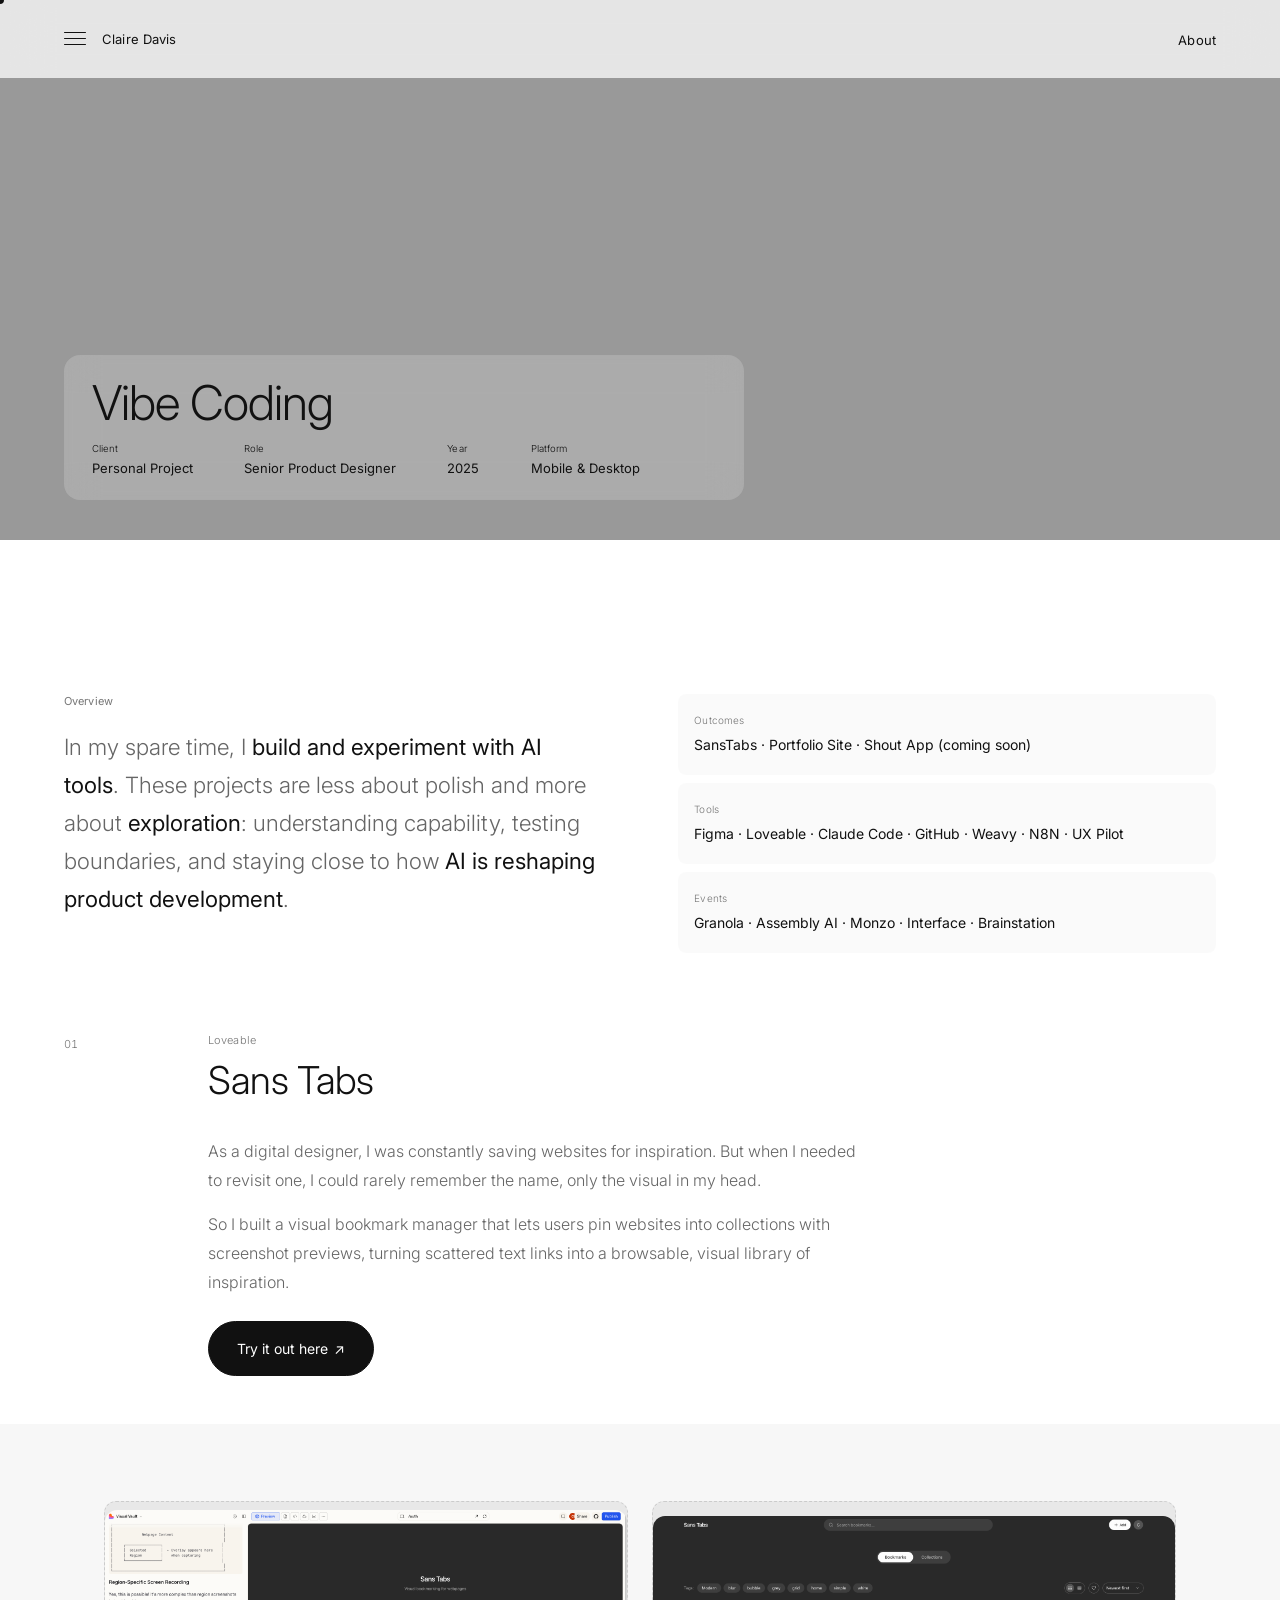
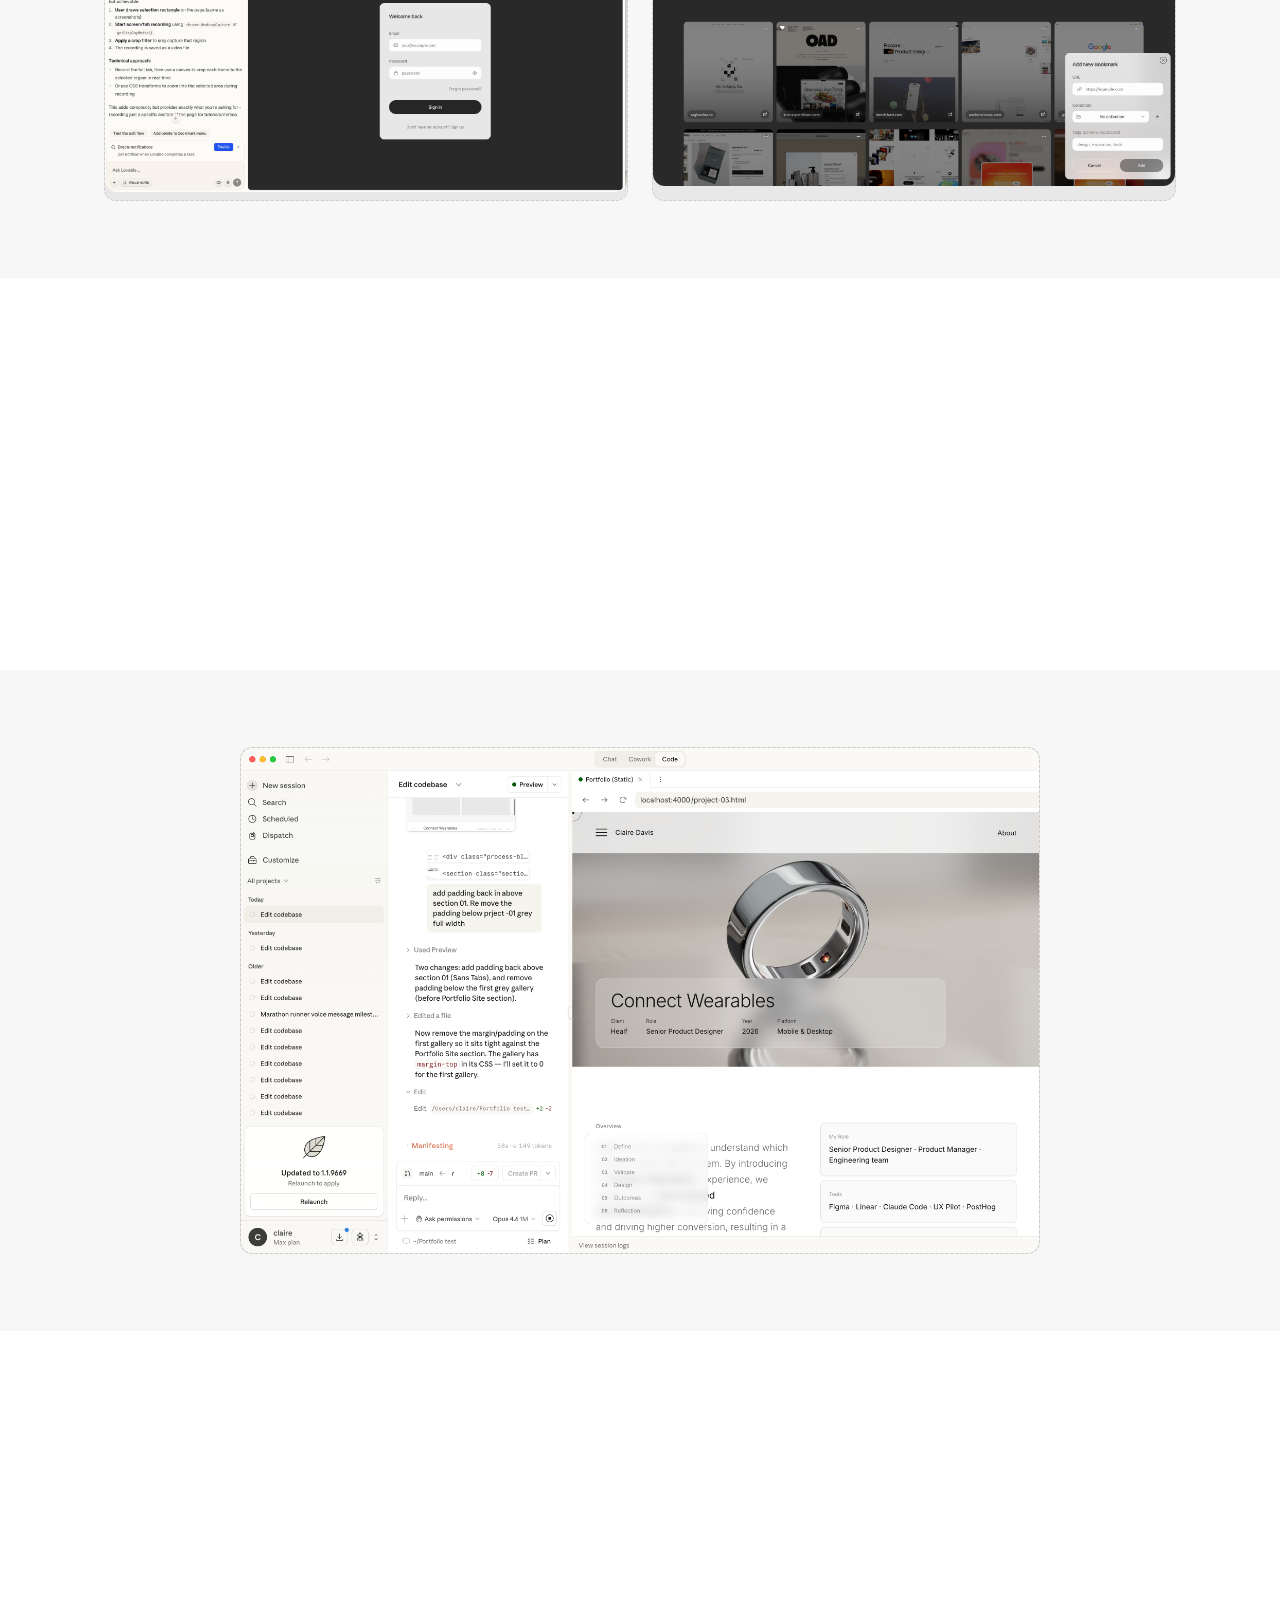
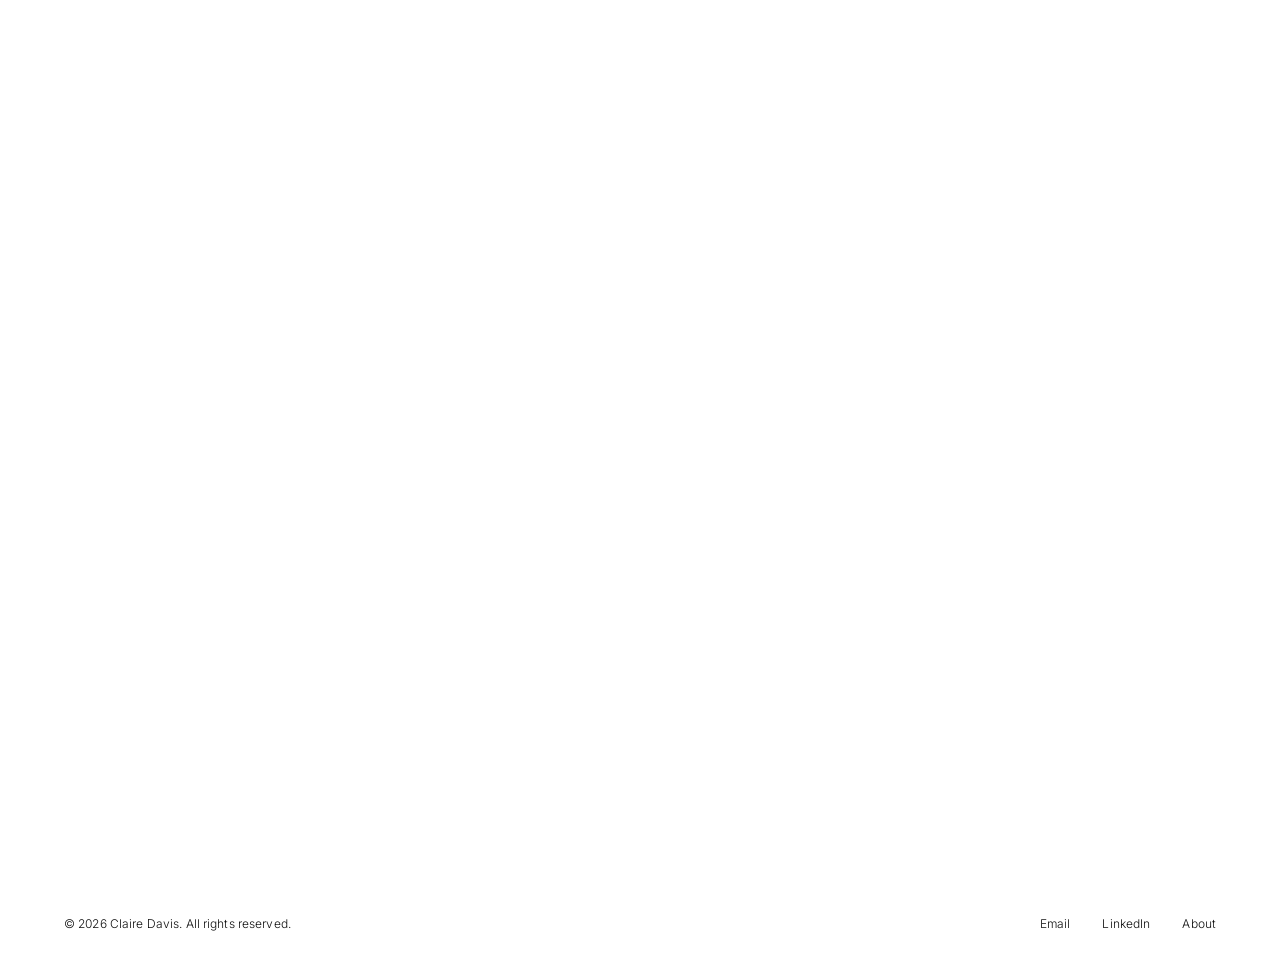
<file: project-04.html>
<!DOCTYPE html>
<html lang="en">
<head>
  <!-- Google tag (gtag.js) -->
  <script async src="https://www.googletagmanager.com/gtag/js?id=G-VD87P00C9Z"></script>
  <script>
    window.dataLayer = window.dataLayer || [];
    function gtag(){dataLayer.push(arguments);}
    gtag('js', new Date());
    gtag('config', 'G-VD87P00C9Z');
  </script>
  <meta charset="UTF-8" />
  <meta name="viewport" content="width=device-width, initial-scale=1.0" />
  <title>Vibe Coding – Claire Davis</title>
  <meta name="description" content="A personal exploration of vibe coding, building digital products with AI-assisted development tools." />
  <link rel="stylesheet" href="css/style.css?v=7" />
  <style>
    /* ── Scroll progress ── */
    .scroll-progress {
      position: fixed;
      top: 0; left: 0;
      width: 100%; height: 1px;
      background: rgba(255, 255, 255, 0.5);
      transform: scaleX(0);
      transform-origin: left;
      z-index: 200;
      transition: transform 0.05s linear;
    }

    /* ── Full-bleed hero overrides ── */
    .project-hero {
      padding-top: 0;
      display: block;
      position: relative;
      min-height: 60vh;
    }
    .project-hero__visual--p04 {
      position: absolute !important;
      inset: 0 !important;
      margin: 0 !important;
      border-radius: 0 !important;
      min-height: unset !important;
      overflow: hidden;
    }
    .project-hero__visual--p04::after {
      content: none;
    }
    .project-hero__info {
      position: absolute !important;
      z-index: 2;
      bottom: clamp(24px, 4vw, 40px);
      left: var(--gutter);
      right: var(--gutter);
      max-width: 680px;
      display: block !important;
      background: rgba(255, 255, 255, 0.18);
      backdrop-filter: blur(16px);
      -webkit-backdrop-filter: blur(16px);
      border: none;
      border-radius: 16px;
      padding: 24px 28px;
    }
    .project-hero__title { font-size: clamp(1.75rem, 4vw, 3rem) !important; }
    .project-hero__meta-grid {
      margin-top: 16px;
    }
    .project-hero__kicker .eyebrow,
    .project-hero__title,
    .project-meta-item__label,
    .project-meta-item__value { color: var(--text-primary) !important; }

    /* Keep nav as glass while scrolling over the hero image */
    .nav.scrolled:not(.nav--past-hero) {
      background: rgba(255, 255, 255, 0.18) !important;
      border-color: rgba(255, 255, 255, 0.25) !important;
    }

    /* ── Full-width grey gallery ── */
    .p04-gallery {
      background: var(--bg-raised, #f5f5f5);
      padding: clamp(40px, 6vw, 80px) 0;
      margin-top: clamp(40px, 6vw, 80px);
    }

    .p04-gallery__inner {
      max-width: 1200px;
      margin: 0 auto;
      padding: 0 var(--gutter, 24px);
      display: flex;
      flex-direction: column;
      gap: 24px;
    }

    .p04-gallery__img {
      width: 100%;
      border-radius: 12px;
      background: rgba(0,0,0,0.06);
      border: 1px dashed rgba(0,0,0,0.12);
      min-height: 300px;
      display: flex;
      align-items: center;
      justify-content: center;
      color: var(--text-muted);
      font-size: 0.75rem;
      letter-spacing: 0.04em;
    }

    .p04-gallery__img img {
      width: 100%;
      height: auto;
      border-radius: 12px;
      display: block;
    }

    .p04-gallery__row {
      display: grid;
      grid-template-columns: 1fr 1fr;
      gap: 24px;
    }

    @media (max-width: 768px) {
      .p04-gallery__row {
        grid-template-columns: 1fr;
      }
    }

    @media (max-width: 768px) {
      .p04-gallery__img {
        min-height: 200px;
      }
    }
  </style>
</head>
<body>

  <!-- Scroll progress -->
  <div class="scroll-progress"></div>

  <!-- Nav -->
  <nav class="nav">
    <div class="nav__bar">
      <div class="nav__left">
        <button class="nav__toggle" aria-label="Menu">
          <span class="nav__toggle-line"></span>
          <span class="nav__toggle-line"></span>
          <span class="nav__toggle-line"></span>
        </button>
        <a class="nav__logo" href="index.html">Claire Davis</a>
      </div>
      <ul class="nav__links">
        <li><a href="about.html">About</a></li>
      </ul>
    </div>
    <ul class="nav__dropdown">
      <li><a href="index.html">Home</a></li>
      <li><a href="project-07.html">Connect Wearables</a></li>
      <li><a href="project-05.html">Healf App</a></li>
      <li><a href="project-06.html">Spurr App</a></li>
      <li><a href="project-01.html">PDP Optimisation</a></li>
      <li><a href="project-02.html">Customisation Tool</a></li>
      <li><a href="project-04.html">Vibe Coding</a></li>
    </ul>


  </nav>

  <!-- Project Hero -->
  <header class="project-hero">

    <!-- Visual / hero image area -->
    <div class="project-hero__visual project-hero__visual--p04" style="background: #999;">
    </div>

    <!-- Project title + meta -->
    <div class="project-hero__info">
      <div>
        <h1 class="project-hero__title">Vibe Coding</h1>
      </div>
      <div class="project-hero__meta-grid">
        <div>
          <p class="project-meta-item__label">Client</p>
          <p class="project-meta-item__value">Personal Project</p>
        </div>
        <div>
          <p class="project-meta-item__label">Role</p>
          <p class="project-meta-item__value">Senior Product Designer</p>
        </div>
        <div>
          <p class="project-meta-item__label">Year</p>
          <p class="project-meta-item__value">2025</p>
        </div>
        <div>
          <p class="project-meta-item__label">Platform</p>
          <p class="project-meta-item__value">Mobile &amp; Desktop</p>
        </div>
      </div>
    </div>
  </header>

  <!-- Overview -->
  <section class="section" style="padding-bottom: 0;">
    <div class="container">
      <div class="project-overview">
        <div class="reveal">
          <p class="eyebrow" style="margin-bottom: 20px;">Overview</p>
          <p class="project-overview__challenge">
            In my spare time, I <strong>build and experiment with AI tools</strong>. These projects are less about polish and more about <strong>exploration</strong>: understanding capability, testing boundaries, and staying close to how <strong>AI is reshaping product development</strong>.
          </p>
        </div>
        <div class="project-overview__details reveal reveal-delay-2">
          <div class="overview-detail">
            <p class="overview-detail__label">Outcomes</p>
            <p class="overview-detail__value">SansTabs · Portfolio Site · Shout App (coming soon)</p>
          </div>
          <div class="overview-detail">
            <p class="overview-detail__label">Tools</p>
            <p class="overview-detail__value">Figma · Loveable · Claude Code · GitHub · Weavy · N8N · UX Pilot</p>
          </div>
          <div class="overview-detail">
            <p class="overview-detail__label">Events</p>
            <p class="overview-detail__value">Granola · Assembly AI · Monzo · Interface · Brainstation</p>
          </div>
        </div>
      </div>
    </div>
  </section>

  <!-- 01 – Sans Tabs -->
  <section class="section" style="padding-top: 0; padding-bottom: 0;">
    <div class="container">
      <div class="process-block reveal" style="border-top: none;">
        <span class="process-block__num">01</span>
        <div class="process-block__content">
          <p class="process-block__label">Loveable</p>
          <h2 class="process-block__title">Sans Tabs</h2>
          <div class="process-block__body">
            <p>
              As a digital designer, I was constantly saving websites for inspiration. But when I needed to revisit one, I could rarely remember the name, only the visual in my head.
            </p>
            <p style="margin-top: 16px;">
              So I built a visual bookmark manager that lets users pin websites into collections with screenshot previews, turning scattered text links into a browsable, visual library of inspiration.
            </p>
            <div style="margin-top: 24px;">
              <a href="https://preview--sans-tabs.lovable.app/auth" target="_blank" class="btn-pill">
                Try it out here <span class="btn-arrow">&#8599;</span>
              </a>
            </div>
          </div>
        </div>
      </div>
    </div>
  </section>

  <!-- Sans Tabs – full-width grey image section -->
  <div class="p04-gallery" style="margin-top: 0;">
    <div class="p04-gallery__inner">
      <div class="p04-gallery__row">
        <div class="p04-gallery__img"><img src="images/Loveable.png" alt="Sans Tabs – Loveable screenshot" /></div>
        <div class="p04-gallery__img"><img src="images/loveable2.png" alt="Sans Tabs – Loveable screenshot 2" /></div>
      </div>
    </div>
  </div>

  <!-- 02 – Portfolio Site -->
  <section class="section" style="padding-top: 0; padding-bottom: 0;">
    <div class="container">
      <div class="process-block reveal" style="border-top: none;">
        <span class="process-block__num">02</span>
        <div class="process-block__content">
          <p class="process-block__label">Claude Code</p>
          <h2 class="process-block__title">Portfolio Site</h2>
          <div class="process-block__body">
            <p>
              This entire portfolio was built using Claude Code. I used it as a development partner to structure components, refine layouts, and iterate quickly through ideas, while I directed the architecture, interaction, and visual decisions myself.
            </p>
            <p style="margin-top: 16px;">
              It became an experiment in AI-assisted building: accelerating execution while exercising and maintaining my own judgment.
            </p>
          </div>
        </div>
      </div>
    </div>
  </section>

  <!-- Portfolio Site – full-width grey image section -->
  <div class="p04-gallery" style="margin-top: 0;">
    <div class="p04-gallery__inner" style="display: flex; flex-direction: column; align-items: center;">
      <div class="p04-gallery__img" style="max-width: 800px; width: 100%;"><img src="images/Claude.png" alt="Portfolio Site – Claude Code screenshot" /></div>
    </div>
  </div>

  <!-- More Work -->
  <section class="work reveal" style="padding-top: 0;">
    <a class="project-row" href="project-07.html">
      <div class="project-row__inner">
        <span class="project-row__num">01</span>
        <span class="project-row__name">Connect Wearables <span class="project-row__brand">Healf</span></span>
        <div class="project-row__tags">
          <span class="tag">Growth</span>
          <span class="tag">Personalisation</span>
          <span class="tag">Conversion &amp; AOV</span>
        </div>
        <span class="project-row__year">2026</span>
      </div>
    </a>
    <a class="project-row" href="project-05.html">
      <div class="project-row__inner">
        <span class="project-row__num">02</span>
        <span class="project-row__name">Healf App <span class="project-row__brand">Healf</span></span>
        <div class="project-row__tags">
          <span class="tag">E-commerce</span>
          <span class="tag">Mobile App</span>
          <span class="tag">0–1 Build</span>
        </div>
        <span class="project-row__year">2026</span>
      </div>
    </a>
    <a class="project-row" href="project-06.html">
      <div class="project-row__inner">
        <span class="project-row__num">03</span>
        <span class="project-row__name">Spurr App <span class="project-row__brand">Personal Project</span></span>
        <div class="project-row__tags">
          <span class="tag">iOS App</span>
          <span class="tag">Designed &amp; built</span>
          <span class="tag">0–1 Build</span>
        </div>
        <span class="project-row__year">2026</span>
      </div>
    </a>
    <a class="project-row" href="project-01.html">
      <div class="project-row__inner">
        <span class="project-row__num">04</span>
        <span class="project-row__name">PDP Optimisation <span class="project-row__brand">Jo Malone London</span></span>
        <div class="project-row__tags">
          <span class="tag">CRO</span>
          <span class="tag">UX Research</span>
          <span class="tag">A/B Testing</span>
        </div>
        <span class="project-row__year">2025</span>
      </div>
    </a>
    <a class="project-row" href="project-02.html">
      <div class="project-row__inner">
        <span class="project-row__num">05</span>
        <span class="project-row__name">Customisation tool <span class="project-row__brand">Jo Malone London</span></span>
        <div class="project-row__tags">
          <span class="tag">Personalisation</span>
          <span class="tag">AOV</span>
          <span class="tag">Prototyping</span>
        </div>
        <span class="project-row__year">2025</span>
      </div>
    </a>
    <a class="project-row" href="project-04.html">
      <div class="project-row__inner">
        <span class="project-row__num">06</span>
        <span class="project-row__name">Vibe Coding <span class="project-row__brand">Personal Project</span></span>
        <div class="project-row__tags">
          <span class="tag">Design + code</span>
          <span class="tag">AI tooling</span>
          <span class="tag">Prototyping</span>
        </div>
        <span class="project-row__year">2025</span>
      </div>
    </a>
  
  
  </section>

  <!-- Footer -->
  <footer class="footer">
    <div class="footer__inner container">
      <p class="footer__copy">&copy; 2026 Claire Davis. All rights reserved.</p>
      <div class="footer__links">
        <a href="mailto:c_e_davis162@hotmail.co.uk">Email</a>
        <a href="https://www.linkedin.com/in/claire-davis-design" target="_blank">LinkedIn</a>
        <a href="about.html">About</a>
      </div>
    </div>
  </footer>

  <script src="js/main.js?v=2"></script>
  <script>
    // ── Nav past-hero state ──
    (function () {
      var hero = document.querySelector('.project-hero');
      var nav  = document.querySelector('.nav');
      if (!hero || !nav) return;
      var obs = new IntersectionObserver(function (entries) {
        nav.classList.toggle('nav--past-hero', !entries[0].isIntersecting);
      }, { threshold: 0 });
      obs.observe(hero);
    })();
  </script>

</body>
</html>
</file>
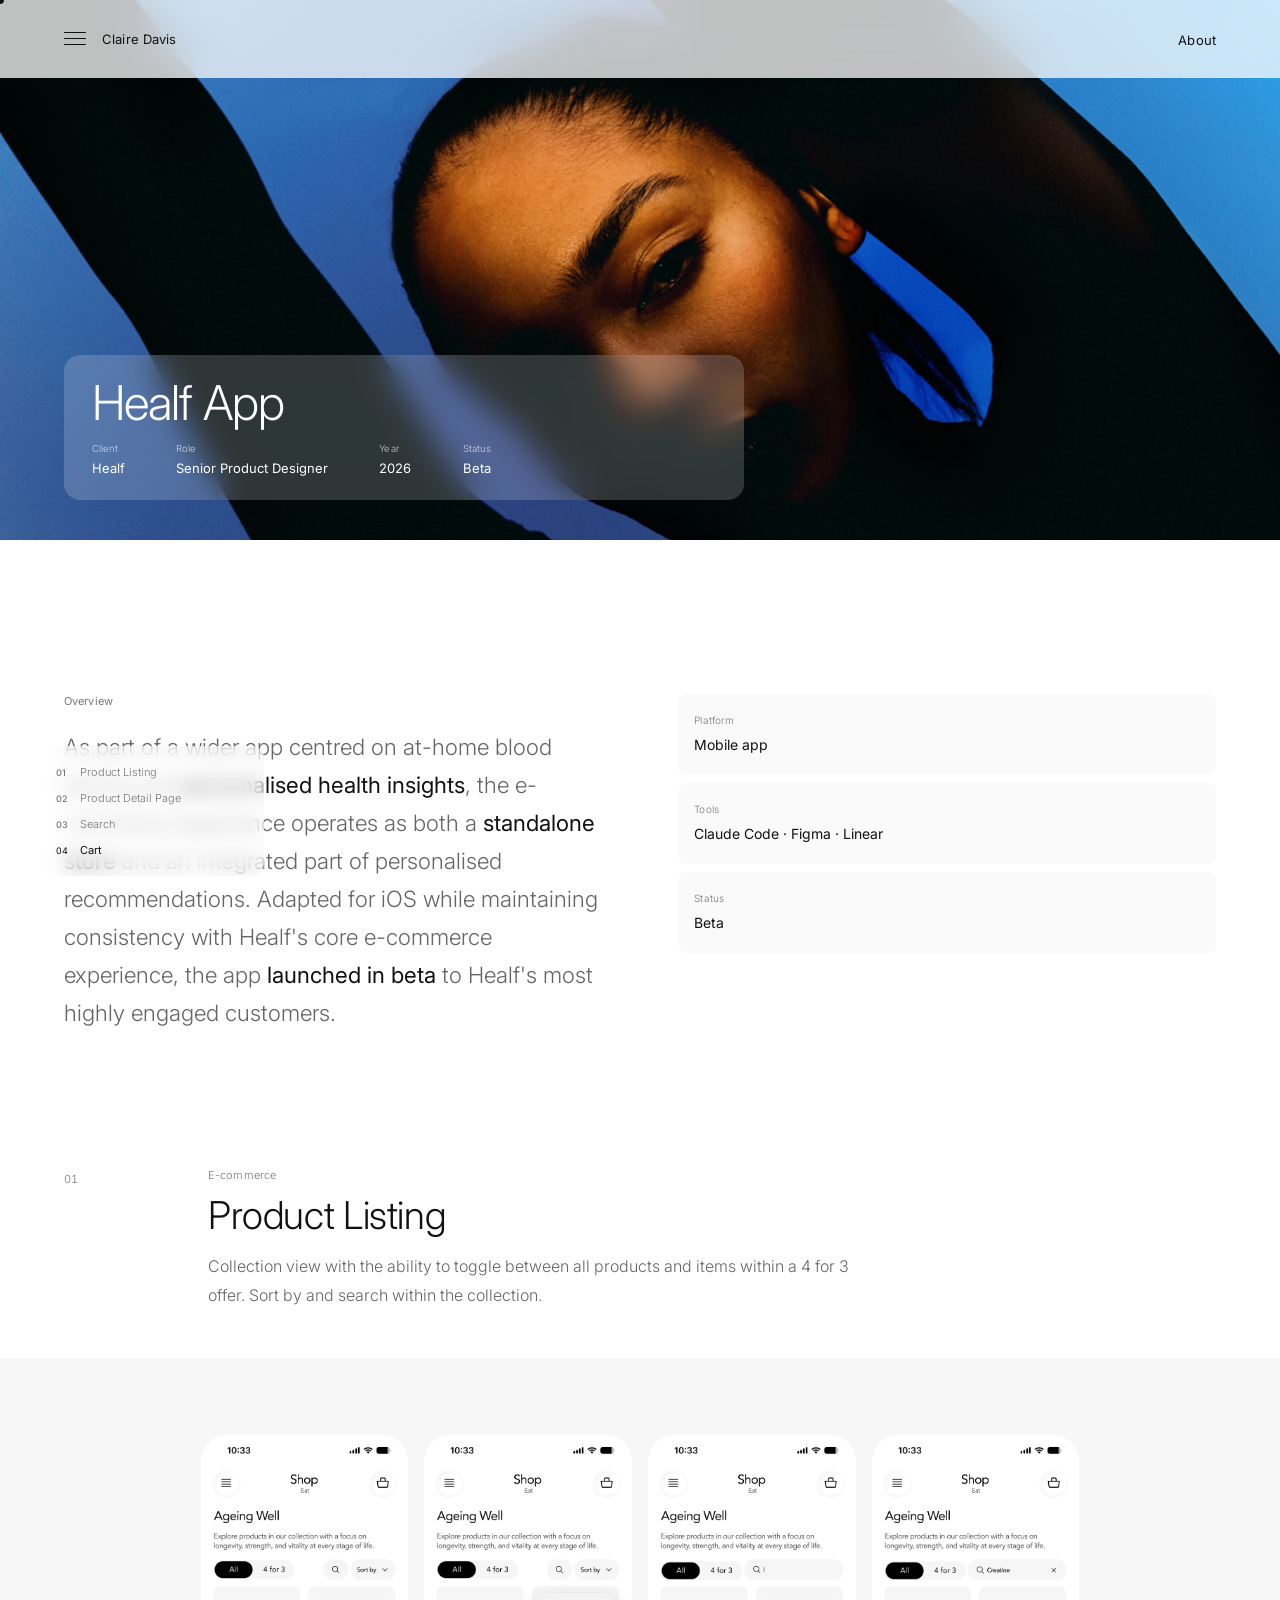
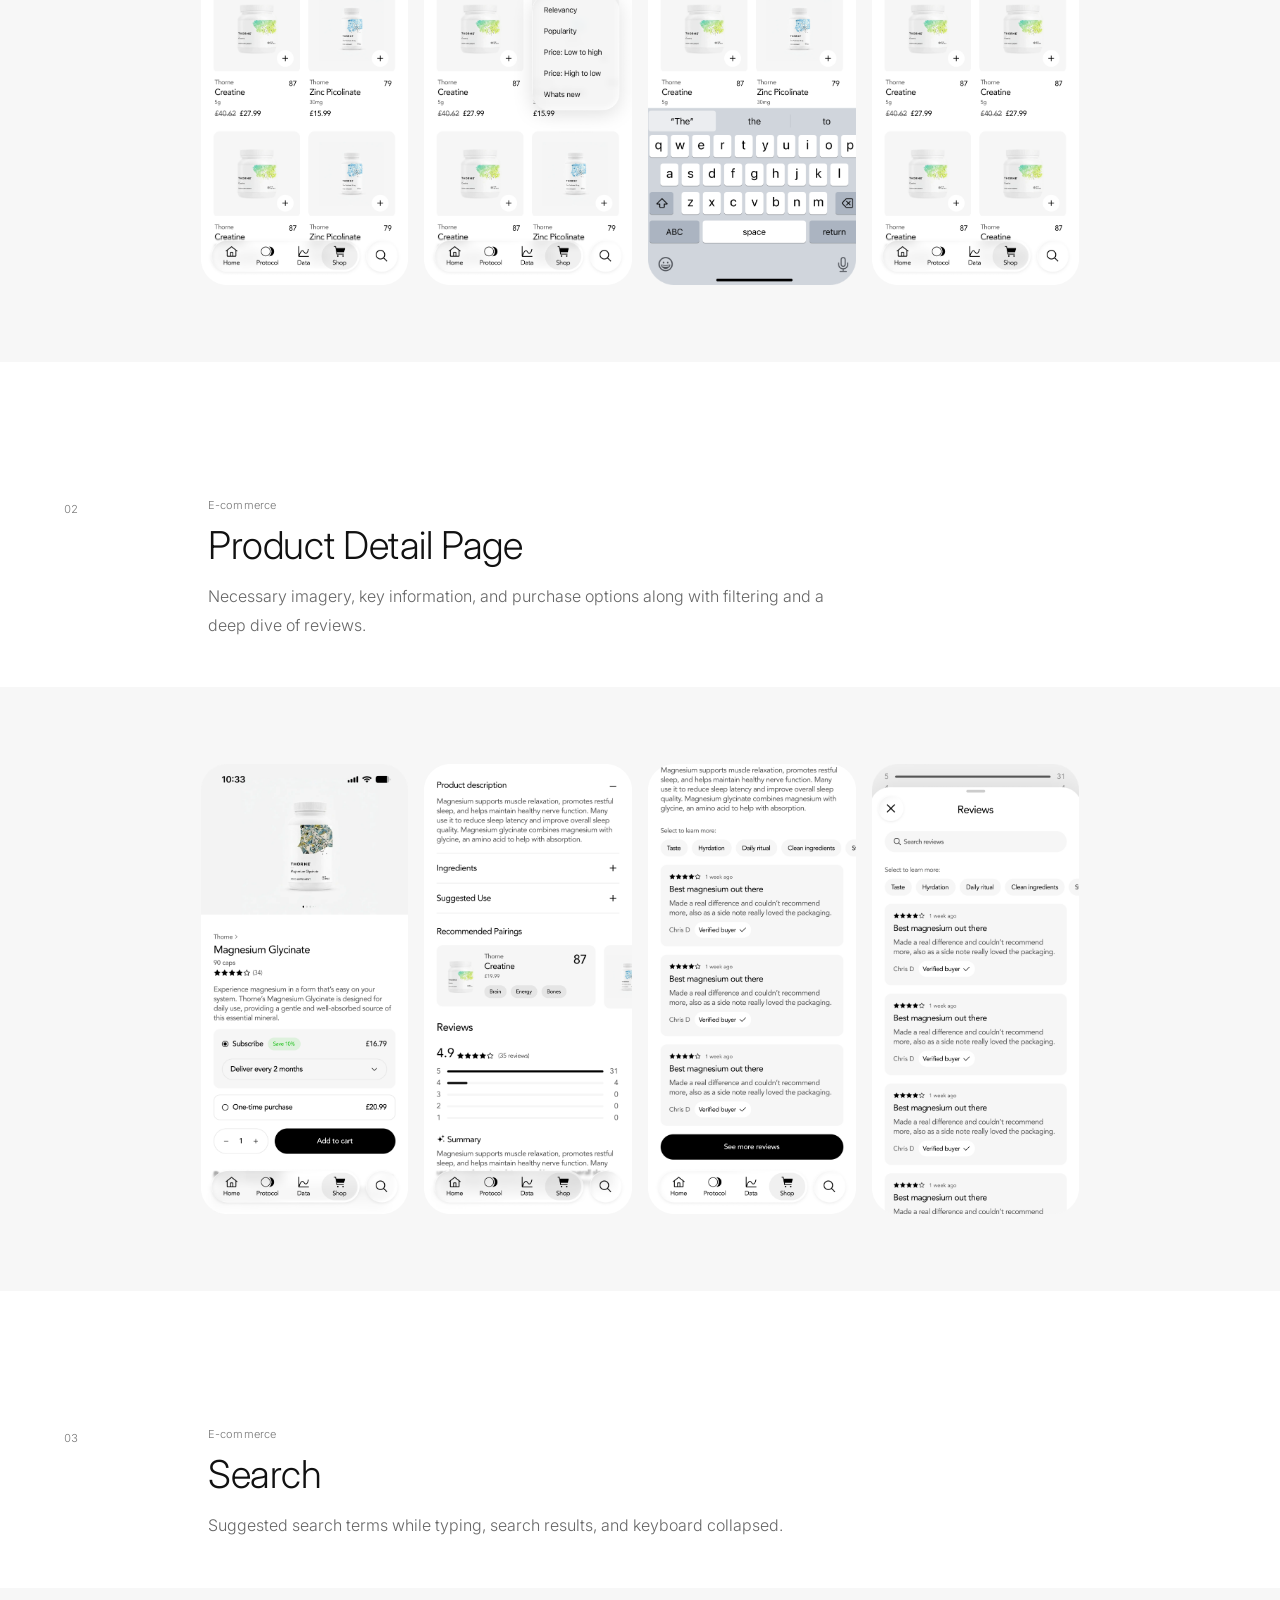
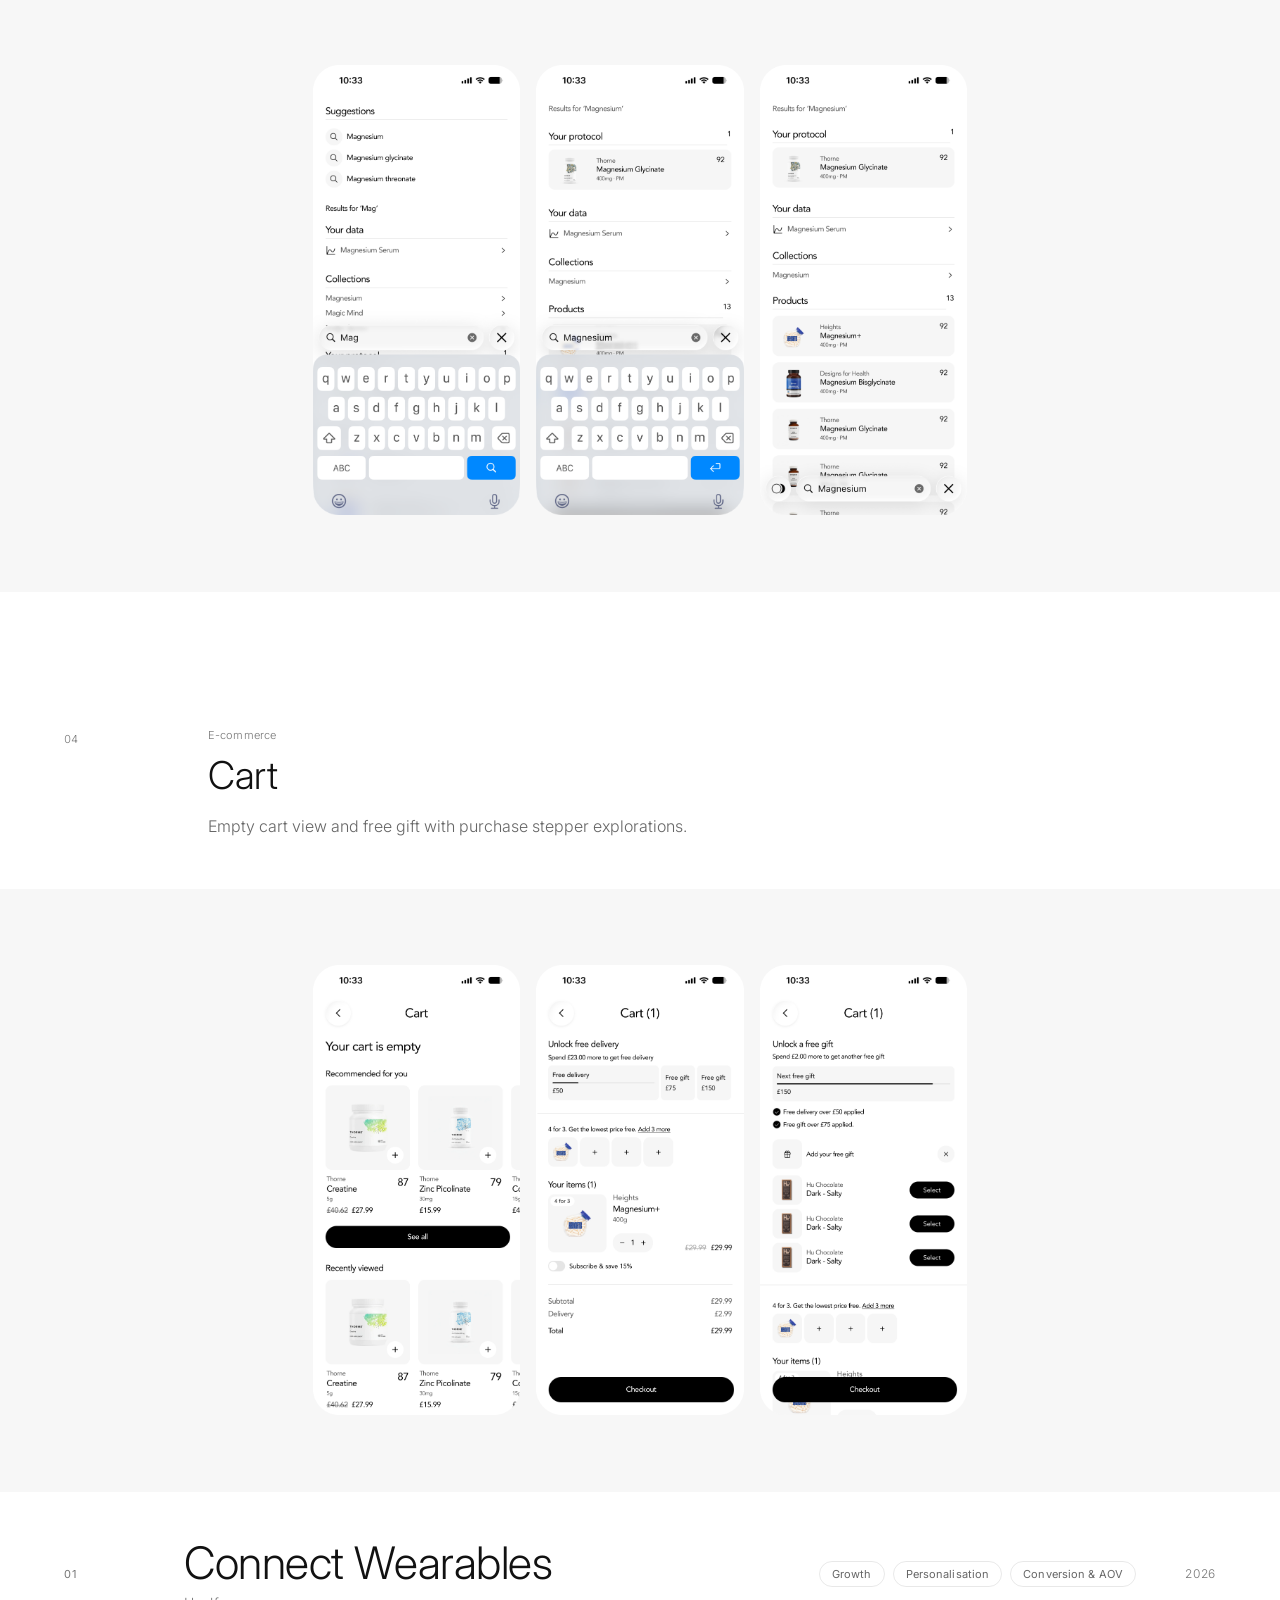
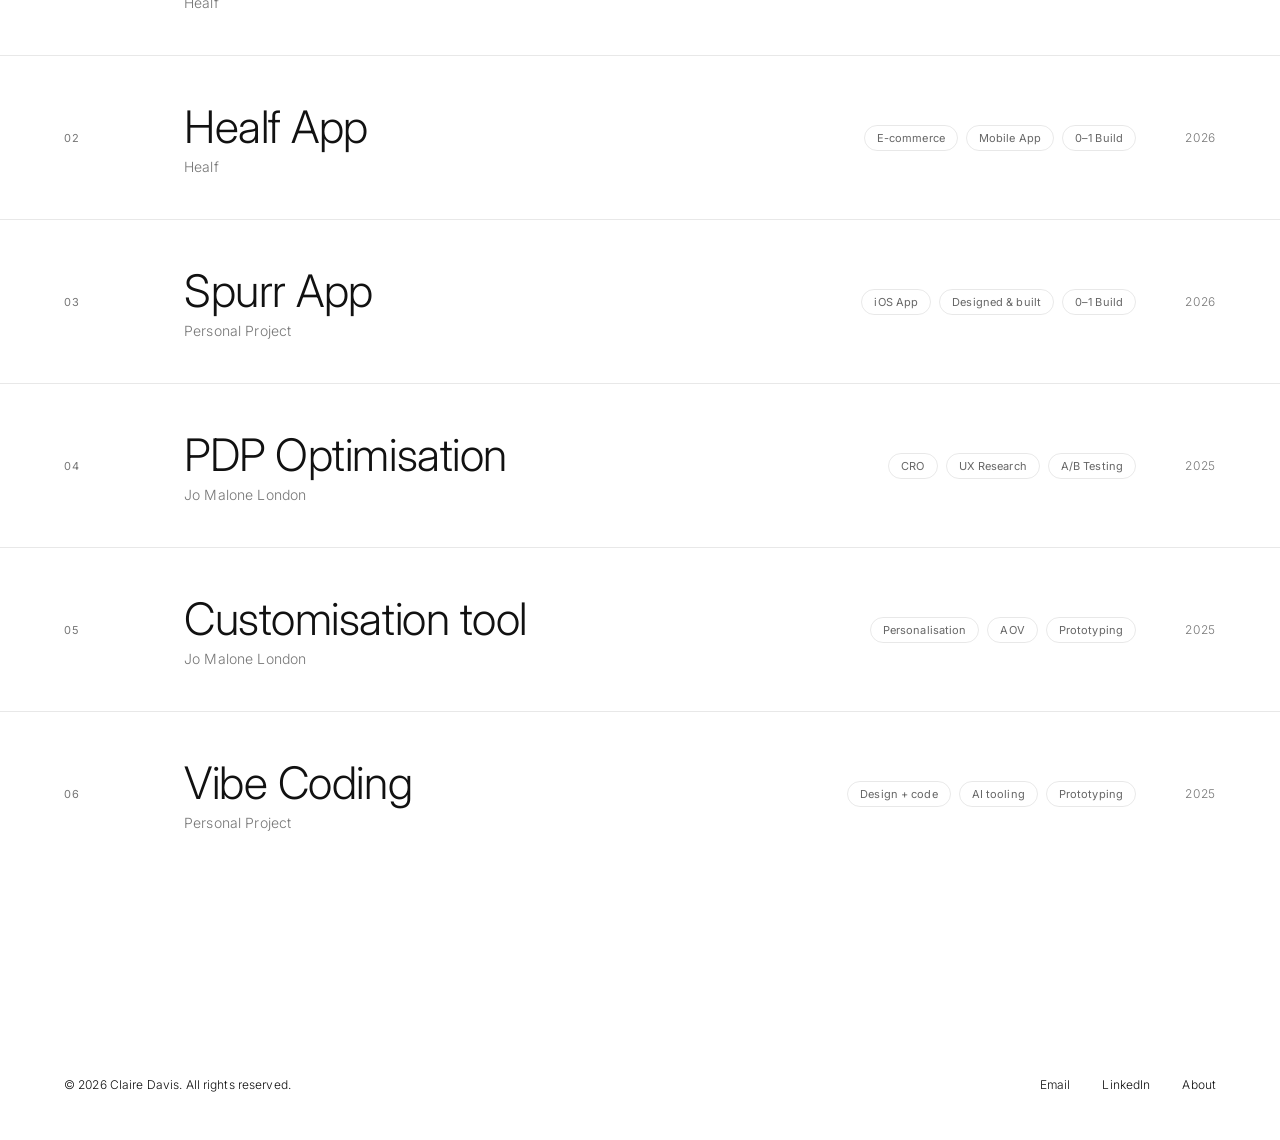
<file: project-05.html>
<!DOCTYPE html>
<html lang="en">
<head>
  <!-- Google tag (gtag.js) -->
  <script async src="https://www.googletagmanager.com/gtag/js?id=G-VD87P00C9Z"></script>
  <script>
    window.dataLayer = window.dataLayer || [];
    function gtag(){dataLayer.push(arguments);}
    gtag('js', new Date());
    gtag('config', 'G-VD87P00C9Z');
  </script>
  <meta charset="UTF-8" />
  <meta name="viewport" content="width=device-width, initial-scale=1.0" />
  <title>Healf App – Claire Davis</title>
  <meta name="description" content="Healf App, a work-in-progress project, showing early e-commerce screens from the app." />
  <link rel="stylesheet" href="css/style.css?v=7" />
  <style>
    /* ── Scroll progress ── */
    .scroll-progress {
      position: fixed;
      top: 0; left: 0;
      width: 100%; height: 1px;
      background: rgba(255, 255, 255, 0.5);
      transform: scaleX(0);
      transform-origin: left;
      z-index: 200;
      transition: transform 0.05s linear;
    }

    /* ── Full-bleed hero overrides ── */
    .project-hero {
      padding-top: 0;
      display: block;
      position: relative;
      min-height: 60vh;
    }
    .project-hero__visual--p05 {
      position: absolute !important;
      inset: 0 !important;
      margin: 0 !important;
      border-radius: 0 !important;
      min-height: unset !important;
      overflow: hidden;
    }
    .project-hero__visual--p05::after {
      content: none;
    }
    .project-hero__info {
      position: absolute !important;
      z-index: 2;
      bottom: clamp(24px, 4vw, 40px);
      left: var(--gutter);
      right: var(--gutter);
      max-width: 680px;
      display: block !important;
      background: rgba(255, 255, 255, 0.18);
      backdrop-filter: blur(16px);
      -webkit-backdrop-filter: blur(16px);
      border: none;
      border-radius: 16px;
      padding: 24px 28px;
    }
    .project-hero__title { font-size: clamp(1.75rem, 4vw, 3rem) !important; }
    .project-hero__meta-grid {
      margin-top: 16px;
    }
    .project-hero__kicker .eyebrow,
    .project-hero__title,
    .project-meta-item__value { color: #fff !important; }
    .project-meta-item__label { color: rgba(255, 255, 255, 0.7) !important; }

    /* Keep nav as glass while scrolling over the hero image */
    .nav.scrolled:not(.nav--past-hero) {
      background: rgba(255, 255, 255, 0.18) !important;
      border-color: rgba(255, 255, 255, 0.25) !important;
    }

    /* ── Full-width grey gallery ── */
    .p05-gallery {
      background: var(--bg-raised, #f5f5f5);
      padding: clamp(40px, 6vw, 80px) 0;
      margin-top: clamp(40px, 6vw, 80px);
    }

    .p05-gallery__inner {
      max-width: var(--container);
      margin: 0 auto;
      padding: 0 var(--gutter);
      display: flex;
      flex-direction: column;
      gap: 24px;
    }

    .p05-gallery__img {
      width: 100%;
      border-radius: 12px;
      background: rgba(0,0,0,0.06);
      border: 1px dashed rgba(0,0,0,0.12);
      min-height: 300px;
      display: flex;
      align-items: center;
      justify-content: center;
      color: var(--text-muted);
      font-size: 0.75rem;
      letter-spacing: 0.04em;
    }

    .p05-gallery__img img {
      width: 100%;
      height: auto;
      border-radius: 12px;
      display: block;
    }

    .p05-gallery__row {
      display: flex;
      gap: 16px;
      align-items: flex-start;
      justify-content: center;
    }

    .p05-gallery__row .p05-gallery__img {
      flex: 0 0 auto;
      width: auto;
      min-height: 0;
      background: transparent;
      border: none;
    }

    .p05-gallery__row .p05-gallery__img img {
      width: auto;
      max-height: clamp(360px, 50vh, 500px);
    }

    .p05-gallery__label {
      font-size: 0.75rem;
      letter-spacing: 0.12em;
      text-transform: uppercase;
      color: var(--text-muted);
      margin-bottom: 4px;
    }

    @media (max-width: 768px) {
      .p05-gallery__row {
        flex-wrap: wrap;
        gap: 12px;
      }
      .p05-gallery__row .p05-gallery__img img {
        max-height: 44vh;
      }
    }

    /* Tighter title → body spacing for this page's sections */
    .section .process-block__title { margin-bottom: clamp(10px, 1.5vw, 16px); }

    /* ── Section Navigator ── */
    .section-nav {
      position: fixed;
      bottom: 24px;
      left: 24px;
      z-index: 99;
      background: rgba(255, 255, 255, 0.45);
      backdrop-filter: blur(10px);
      -webkit-backdrop-filter: blur(10px);
      border: none;
      border-radius: 12px;
      padding: 14px 40px 14px 24px;
      min-width: 240px;
      display: flex;
      flex-direction: column;
      gap: 2px;
    }

    .section-nav__toggle {
      display: none;
    }

    .section-nav__items {
      display: flex;
      flex-direction: column;
      gap: 2px;
    }
    .section-nav__item {
      display: flex;
      align-items: center;
      gap: 8px;
      padding: 5px 8px;
      border-radius: 6px;
      cursor: pointer;
      transition: background 0.2s ease, color 0.2s ease;
      text-decoration: none;
      white-space: nowrap;
    }
    .section-nav__item:hover { background: var(--surface-hover); }
    .section-nav__num {
      font-size: 0.5625rem;
      font-weight: 500;
      color: var(--text-muted);
      min-width: 16px;
      transition: color 0.2s ease;
    }
    .section-nav__label {
      font-size: 0.6875rem;
      font-weight: 300;
      color: var(--text-muted);
      transition: color 0.2s ease;
    }
    .section-nav__item.active .section-nav__num,
    .section-nav__item.active .section-nav__label {
      color: var(--text-primary);
      font-weight: 400;
    }
    @media (max-width: 640px) {
      .section-nav {
        bottom: 0; left: 0; right: 0;
        border-radius: 0;
        border-left: none; border-right: none; border-bottom: none;
        gap: 0;
        padding: 0;
        padding-bottom: env(safe-area-inset-bottom, 0px);
        min-width: 0;
        flex-direction: column;
        align-items: stretch;
      }

      .section-nav__toggle {
        display: flex;
        align-items: center;
        justify-content: center;
        padding: 10px;
        background: none;
        border: none;
        border-bottom: 1px solid transparent;
        color: var(--text-muted);
        cursor: pointer;
        font-family: var(--font);
        transition: border-color 0.4s ease;
      }

      .section-nav__toggle svg {
        transition: transform 0.5s var(--ease-expo);
      }

      .section-nav__items {
        display: flex;
        flex-direction: column;
        gap: 2px;
        padding: 0 20px;
        max-height: 0;
        overflow: hidden;
        opacity: 0;
        transition: max-height 0.7s var(--ease-expo),
                    opacity 0.3s var(--ease-smooth),
                    padding 0.7s var(--ease-expo);
      }

      .section-nav__item {
        opacity: 0;
        transform: translateY(6px);
        padding: 8px 10px;
        transition: opacity 0.4s var(--ease-smooth),
                    transform 0.4s var(--ease-expo),
                    background 0.2s ease;
      }

      .section-nav__num {
        min-width: 20px;
        font-size: 0.5625rem;
      }

      .section-nav.expanded .section-nav__toggle {
        border-color: var(--border);
      }

      .section-nav.expanded .section-nav__toggle svg {
        transform: rotate(180deg);
      }

      .section-nav.expanded .section-nav__items {
        max-height: 400px;
        opacity: 1;
        padding: 12px 20px;
      }

      .section-nav.expanded .section-nav__item {
        opacity: 1;
        transform: translateY(0);
      }

      .section-nav.expanded .section-nav__item:nth-child(1) { transition-delay: 0.10s; }
      .section-nav.expanded .section-nav__item:nth-child(2) { transition-delay: 0.15s; }
      .section-nav.expanded .section-nav__item:nth-child(3) { transition-delay: 0.20s; }
      .section-nav.expanded .section-nav__item:nth-child(4) { transition-delay: 0.25s; }
    }
  </style>
</head>
<body>

  <!-- Scroll progress -->
  <div class="scroll-progress"></div>

  <!-- Nav -->
  <nav class="nav">
    <div class="nav__bar">
      <div class="nav__left">
        <button class="nav__toggle" aria-label="Menu">
          <span class="nav__toggle-line"></span>
          <span class="nav__toggle-line"></span>
          <span class="nav__toggle-line"></span>
        </button>
        <a class="nav__logo" href="index.html">Claire Davis</a>
      </div>
      <ul class="nav__links">
        <li><a href="about.html">About</a></li>
      </ul>
    </div>
    <ul class="nav__dropdown">
      <li><a href="index.html">Home</a></li>
      <li><a href="project-07.html">Connect Wearables</a></li>
      <li><a href="project-05.html">Healf App</a></li>
      <li><a href="project-06.html">Spurr App</a></li>
      <li><a href="project-01.html">PDP Optimisation</a></li>
      <li><a href="project-02.html">Customisation Tool</a></li>
      <li><a href="project-04.html">Vibe Coding</a></li>
    </ul>


  </nav>

  <!-- Project Hero -->
  <header class="project-hero">

    <!-- Visual / hero image area -->
    <div class="project-hero__visual project-hero__visual--p05" style="background: #999 url('images/Healf_header.jpg') center / cover no-repeat;">
    </div>

    <!-- Project title + meta -->
    <div class="project-hero__info">
      <div>
        <h1 class="project-hero__title">Healf App</h1>
      </div>
      <div class="project-hero__meta-grid">
        <div>
          <p class="project-meta-item__label">Client</p>
          <p class="project-meta-item__value">Healf</p>
        </div>
        <div>
          <p class="project-meta-item__label">Role</p>
          <p class="project-meta-item__value">Senior Product Designer</p>
        </div>
        <div>
          <p class="project-meta-item__label">Year</p>
          <p class="project-meta-item__value">2026</p>
        </div>
        <div>
          <p class="project-meta-item__label">Status</p>
          <p class="project-meta-item__value">Beta</p>
        </div>
      </div>
    </div>
  </header>

  <!-- Overview -->
  <section class="section" style="padding-bottom: 0;">
    <div class="container">
      <div class="project-overview">
        <div class="reveal">
          <p class="eyebrow" style="margin-bottom: 20px;">Overview</p>
          <p class="project-overview__challenge">
            As part of a wider app centred on at-home blood testing and <strong>personalised health insights</strong>, the e-commerce experience operates as both a <strong>standalone store</strong> and an integrated part of personalised recommendations. Adapted for iOS while maintaining consistency with Healf's core e-commerce experience, the app <strong>launched in beta</strong> to Healf's most highly engaged customers.
          </p>
        </div>
        <div class="project-overview__details reveal reveal-delay-2">
          <div class="overview-detail">
            <p class="overview-detail__label">Platform</p>
            <p class="overview-detail__value">Mobile app</p>
          </div>
          <div class="overview-detail">
            <p class="overview-detail__label">Tools</p>
            <p class="overview-detail__value">Claude Code · Figma · Linear</p>
          </div>
          <div class="overview-detail">
            <p class="overview-detail__label">Status</p>
            <p class="overview-detail__value">Beta</p>
          </div>
        </div>
      </div>
    </div>
  </section>

  <!-- 01 – Product Listing -->
  <section id="section-listing" class="section" style="padding-top: clamp(36px, 5vw, 56px); padding-bottom: 0;">
    <div class="container">
      <div class="process-block reveal" style="border-top: none;">
        <span class="process-block__num">01</span>
        <div class="process-block__content">
          <p class="process-block__label">E-commerce</p>
          <h2 class="process-block__title">Product Listing</h2>
          <div class="process-block__body">
            <p>
              Collection view with the ability to toggle between all products and items within a 4 for 3 offer. Sort by and search within the collection.
            </p>
          </div>
        </div>
      </div>
    </div>
  </section>

  <div class="p05-gallery" style="margin-top: 0;">
    <div class="p05-gallery__inner">
      <div class="p05-gallery__row">
        <div class="p05-gallery__img"><img src="images/Coll%201.png" alt="Healf App, Collection screen 1" /></div>
        <div class="p05-gallery__img"><img src="images/Coll%202.png" alt="Healf App, Collection screen 2" /></div>
        <div class="p05-gallery__img"><img src="images/Coll%203.png" alt="Healf App, Collection screen 3" /></div>
        <div class="p05-gallery__img"><img src="images/Coll%204.png" alt="Healf App, Collection screen 4" /></div>
      </div>
    </div>
  </div>

  <!-- 02 – Product Detail Page -->
  <section id="section-pdp" class="section" style="padding-top: clamp(36px, 5vw, 56px); padding-bottom: 0;">
    <div class="container">
      <div class="process-block reveal" style="border-top: none;">
        <span class="process-block__num">02</span>
        <div class="process-block__content">
          <p class="process-block__label">E-commerce</p>
          <h2 class="process-block__title">Product Detail Page</h2>
          <div class="process-block__body">
            <p>
              Necessary imagery, key information, and purchase options along with filtering and a deep dive of reviews.
            </p>
          </div>
        </div>
      </div>
    </div>
  </section>

  <div class="p05-gallery" style="margin-top: 0;">
    <div class="p05-gallery__inner">
      <div class="p05-gallery__row">
        <div class="p05-gallery__img"><img src="images/PDP%201.png" alt="Healf App, PDP screen 1" /></div>
        <div class="p05-gallery__img"><img src="images/PDP2.png" alt="Healf App, PDP screen 2" /></div>
        <div class="p05-gallery__img"><img src="images/PDP%203.png" alt="Healf App, PDP screen 3" /></div>
        <div class="p05-gallery__img"><img src="images/PDP%204.png" alt="Healf App, PDP screen 4" /></div>
      </div>
    </div>
  </div>

  <!-- 03 – Search -->
  <section id="section-search" class="section" style="padding-top: clamp(36px, 5vw, 56px); padding-bottom: 0;">
    <div class="container">
      <div class="process-block reveal" style="border-top: none;">
        <span class="process-block__num">03</span>
        <div class="process-block__content">
          <p class="process-block__label">E-commerce</p>
          <h2 class="process-block__title">Search</h2>
          <div class="process-block__body">
            <p>
              Suggested search terms while typing, search results, and keyboard collapsed.
            </p>
          </div>
        </div>
      </div>
    </div>
  </section>

  <div class="p05-gallery" style="margin-top: 0;">
    <div class="p05-gallery__inner">
      <div class="p05-gallery__row">
        <div class="p05-gallery__img"><img src="images/Search%201.png" alt="Healf App, Search screen 1" /></div>
        <div class="p05-gallery__img"><img src="images/Search%202.png" alt="Healf App, Search screen 2" /></div>
        <div class="p05-gallery__img"><img src="images/Search%203.png" alt="Healf App, Search screen 3" /></div>
      </div>
    </div>
  </div>

  <!-- 04 – Cart -->
  <section id="section-cart" class="section" style="padding-top: clamp(36px, 5vw, 56px); padding-bottom: 0;">
    <div class="container">
      <div class="process-block reveal" style="border-top: none;">
        <span class="process-block__num">04</span>
        <div class="process-block__content">
          <p class="process-block__label">E-commerce</p>
          <h2 class="process-block__title">Cart</h2>
          <div class="process-block__body">
            <p>
              Empty cart view and free gift with purchase stepper explorations.
            </p>
          </div>
        </div>
      </div>
    </div>
  </section>

  <div class="p05-gallery" style="margin-top: 0;">
    <div class="p05-gallery__inner">
      <div class="p05-gallery__row">
        <div class="p05-gallery__img"><img src="images/cart%201.png" alt="Healf App, Cart screen 1" /></div>
        <div class="p05-gallery__img"><img src="images/cart%202.png" alt="Healf App, Cart screen 2" /></div>
        <div class="p05-gallery__img"><img src="images/cart%203.png" alt="Healf App, Cart screen 3" /></div>
      </div>
    </div>
  </div>

  <!-- Section Navigator -->
  <nav class="section-nav" aria-label="Page sections">
    <button class="section-nav__toggle" aria-label="Expand navigation">
      <svg width="12" height="12" viewBox="0 0 12 12" fill="none"><path d="M2 8L6 4L10 8" stroke="currentColor" stroke-width="1.5" stroke-linecap="round" stroke-linejoin="round"/></svg>
    </button>
    <div class="section-nav__items">
      <a class="section-nav__item" data-target="section-listing"><span class="section-nav__num">01</span><span class="section-nav__label">Product Listing</span></a>
      <a class="section-nav__item" data-target="section-pdp"><span class="section-nav__num">02</span><span class="section-nav__label">Product Detail Page</span></a>
      <a class="section-nav__item" data-target="section-search"><span class="section-nav__num">03</span><span class="section-nav__label">Search</span></a>
      <a class="section-nav__item" data-target="section-cart"><span class="section-nav__num">04</span><span class="section-nav__label">Cart</span></a>
    </div>
  </nav>

  <!-- More Work -->
  <section class="work reveal" style="padding-top: 0;">
    <a class="project-row" href="project-07.html">
      <div class="project-row__inner">
        <span class="project-row__num">01</span>
        <span class="project-row__name">Connect Wearables <span class="project-row__brand">Healf</span></span>
        <div class="project-row__tags">
          <span class="tag">Growth</span>
          <span class="tag">Personalisation</span>
          <span class="tag">Conversion &amp; AOV</span>
        </div>
        <span class="project-row__year">2026</span>
      </div>
    </a>
    <a class="project-row" href="project-05.html">
      <div class="project-row__inner">
        <span class="project-row__num">02</span>
        <span class="project-row__name">Healf App <span class="project-row__brand">Healf</span></span>
        <div class="project-row__tags">
          <span class="tag">E-commerce</span>
          <span class="tag">Mobile App</span>
          <span class="tag">0–1 Build</span>
        </div>
        <span class="project-row__year">2026</span>
      </div>
    </a>
    <a class="project-row" href="project-06.html">
      <div class="project-row__inner">
        <span class="project-row__num">03</span>
        <span class="project-row__name">Spurr App <span class="project-row__brand">Personal Project</span></span>
        <div class="project-row__tags">
          <span class="tag">iOS App</span>
          <span class="tag">Designed &amp; built</span>
          <span class="tag">0–1 Build</span>
        </div>
        <span class="project-row__year">2026</span>
      </div>
    </a>
    <a class="project-row" href="project-01.html">
      <div class="project-row__inner">
        <span class="project-row__num">04</span>
        <span class="project-row__name">PDP Optimisation <span class="project-row__brand">Jo Malone London</span></span>
        <div class="project-row__tags">
          <span class="tag">CRO</span>
          <span class="tag">UX Research</span>
          <span class="tag">A/B Testing</span>
        </div>
        <span class="project-row__year">2025</span>
      </div>
    </a>
    <a class="project-row" href="project-02.html">
      <div class="project-row__inner">
        <span class="project-row__num">05</span>
        <span class="project-row__name">Customisation tool <span class="project-row__brand">Jo Malone London</span></span>
        <div class="project-row__tags">
          <span class="tag">Personalisation</span>
          <span class="tag">AOV</span>
          <span class="tag">Prototyping</span>
        </div>
        <span class="project-row__year">2025</span>
      </div>
    </a>
    <a class="project-row" href="project-04.html">
      <div class="project-row__inner">
        <span class="project-row__num">06</span>
        <span class="project-row__name">Vibe Coding <span class="project-row__brand">Personal Project</span></span>
        <div class="project-row__tags">
          <span class="tag">Design + code</span>
          <span class="tag">AI tooling</span>
          <span class="tag">Prototyping</span>
        </div>
        <span class="project-row__year">2025</span>
      </div>
    </a>
  
  
  </section>

  <!-- Footer -->
  <footer class="footer">
    <div class="footer__inner container">
      <p class="footer__copy">&copy; 2026 Claire Davis. All rights reserved.</p>
      <div class="footer__links">
        <a href="mailto:c_e_davis162@hotmail.co.uk">Email</a>
        <a href="https://www.linkedin.com/in/claire-davis-design" target="_blank">LinkedIn</a>
        <a href="about.html">About</a>
      </div>
    </div>
  </footer>

  <script src="js/main.js?v=2"></script>
  <script>
    // ── Nav past-hero state ──
    (function () {
      var hero = document.querySelector('.project-hero');
      var nav  = document.querySelector('.nav');
      if (!hero || !nav) return;
      var obs = new IntersectionObserver(function (entries) {
        nav.classList.toggle('nav--past-hero', !entries[0].isIntersecting);
      }, { threshold: 0 });
      obs.observe(hero);
    })();

    // ── Section Navigator ──
    (function () {
      var sectionNav = document.querySelector('.section-nav');
      var items = document.querySelectorAll('.section-nav__item');
      if (!sectionNav || !items.length) return;

      var sections = [];
      items.forEach(function (item) {
        var target = document.getElementById(item.dataset.target);
        if (target) sections.push({ el: target, item: item });
      });

      var activeObs = new IntersectionObserver(function (entries) {
        entries.forEach(function (entry) {
          if (entry.isIntersecting) {
            items.forEach(function (i) { i.classList.remove('active'); });
            sections.forEach(function (s) {
              if (s.el === entry.target) s.item.classList.add('active');
            });
          }
        });
      }, { rootMargin: '-30% 0px -60% 0px' });

      sections.forEach(function (s) { activeObs.observe(s.el); });

      items.forEach(function (item) {
        item.addEventListener('click', function (e) {
          e.preventDefault();
          var target = document.getElementById(item.dataset.target);
          if (target) target.scrollIntoView({ behavior: 'smooth', block: 'start' });
          if (window.innerWidth <= 640) {
            sectionNav.classList.remove('expanded');
          }
        });
      });

      // Mobile expand/collapse toggle
      var toggleBtn = sectionNav.querySelector('.section-nav__toggle');
      if (toggleBtn) {
        toggleBtn.addEventListener('click', function () {
          sectionNav.classList.toggle('expanded');
        });
      }
    })();
  </script>

</body>
</html>
</file>
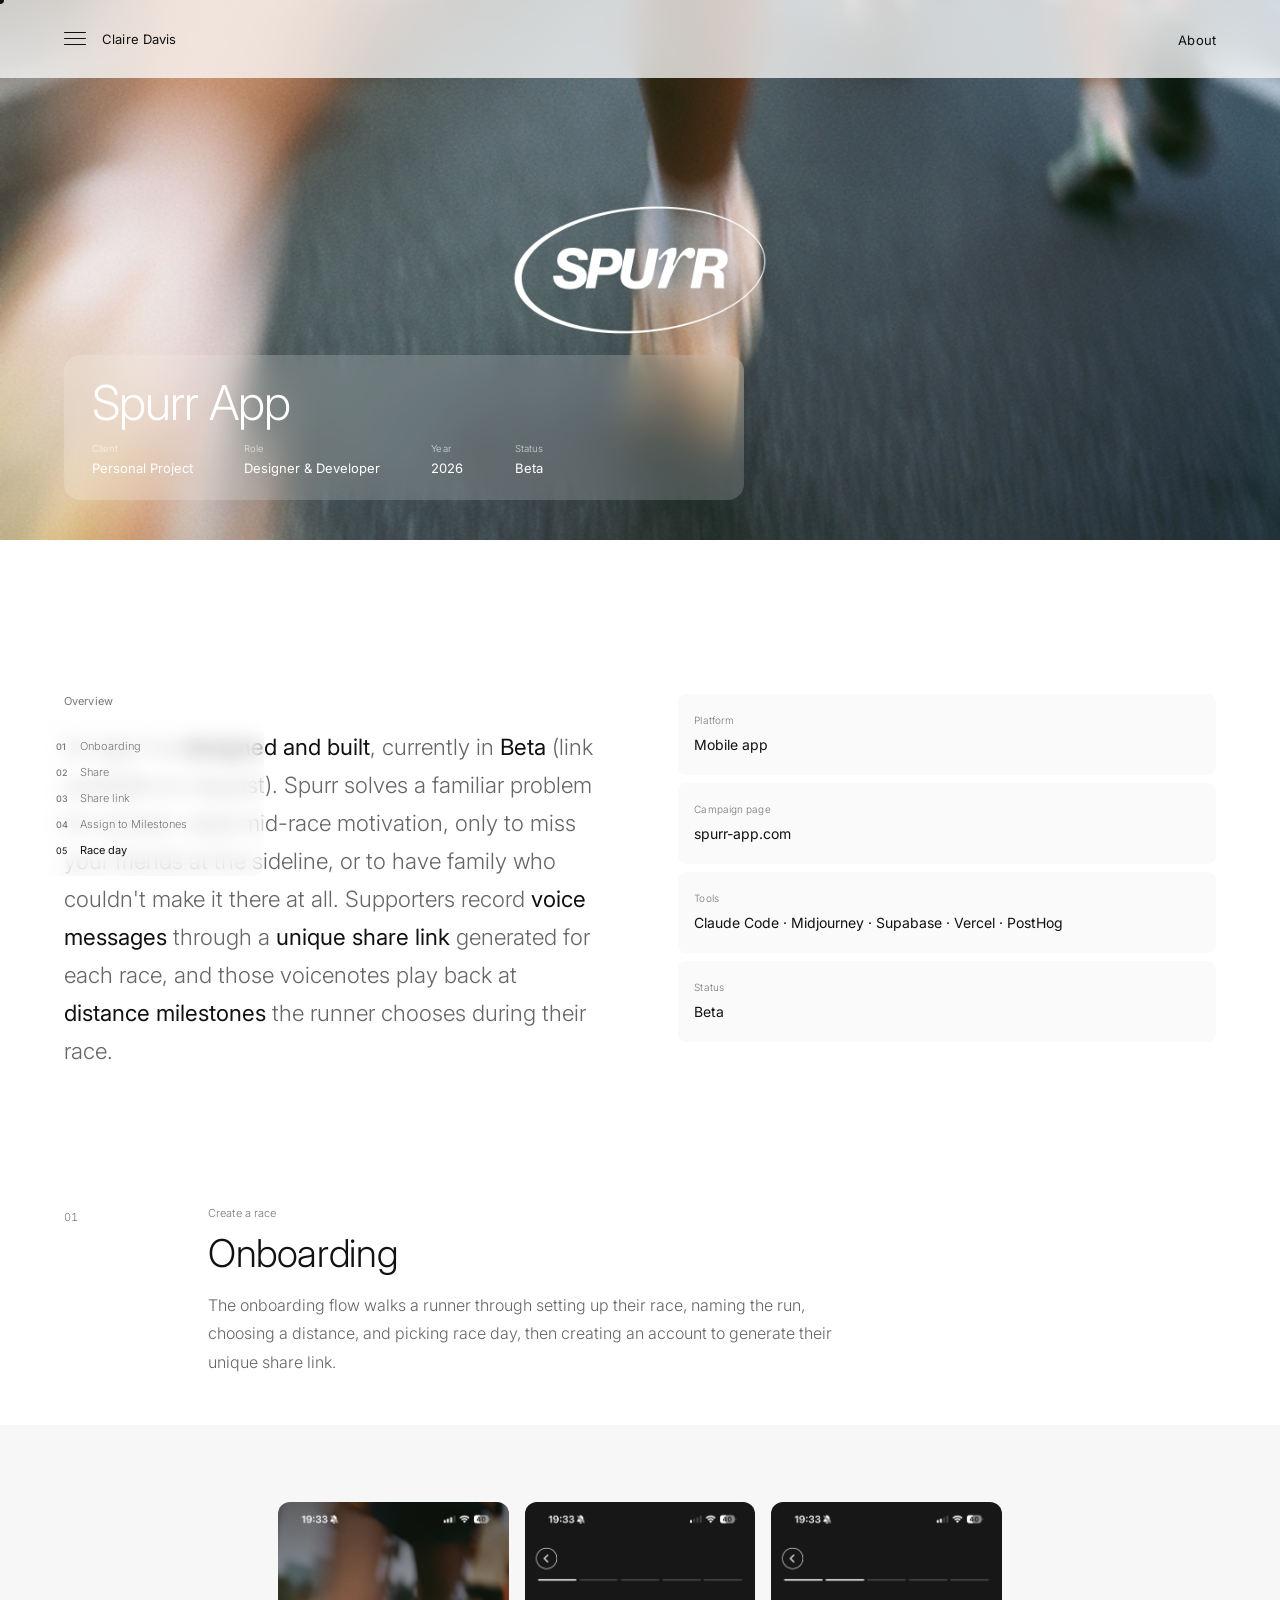
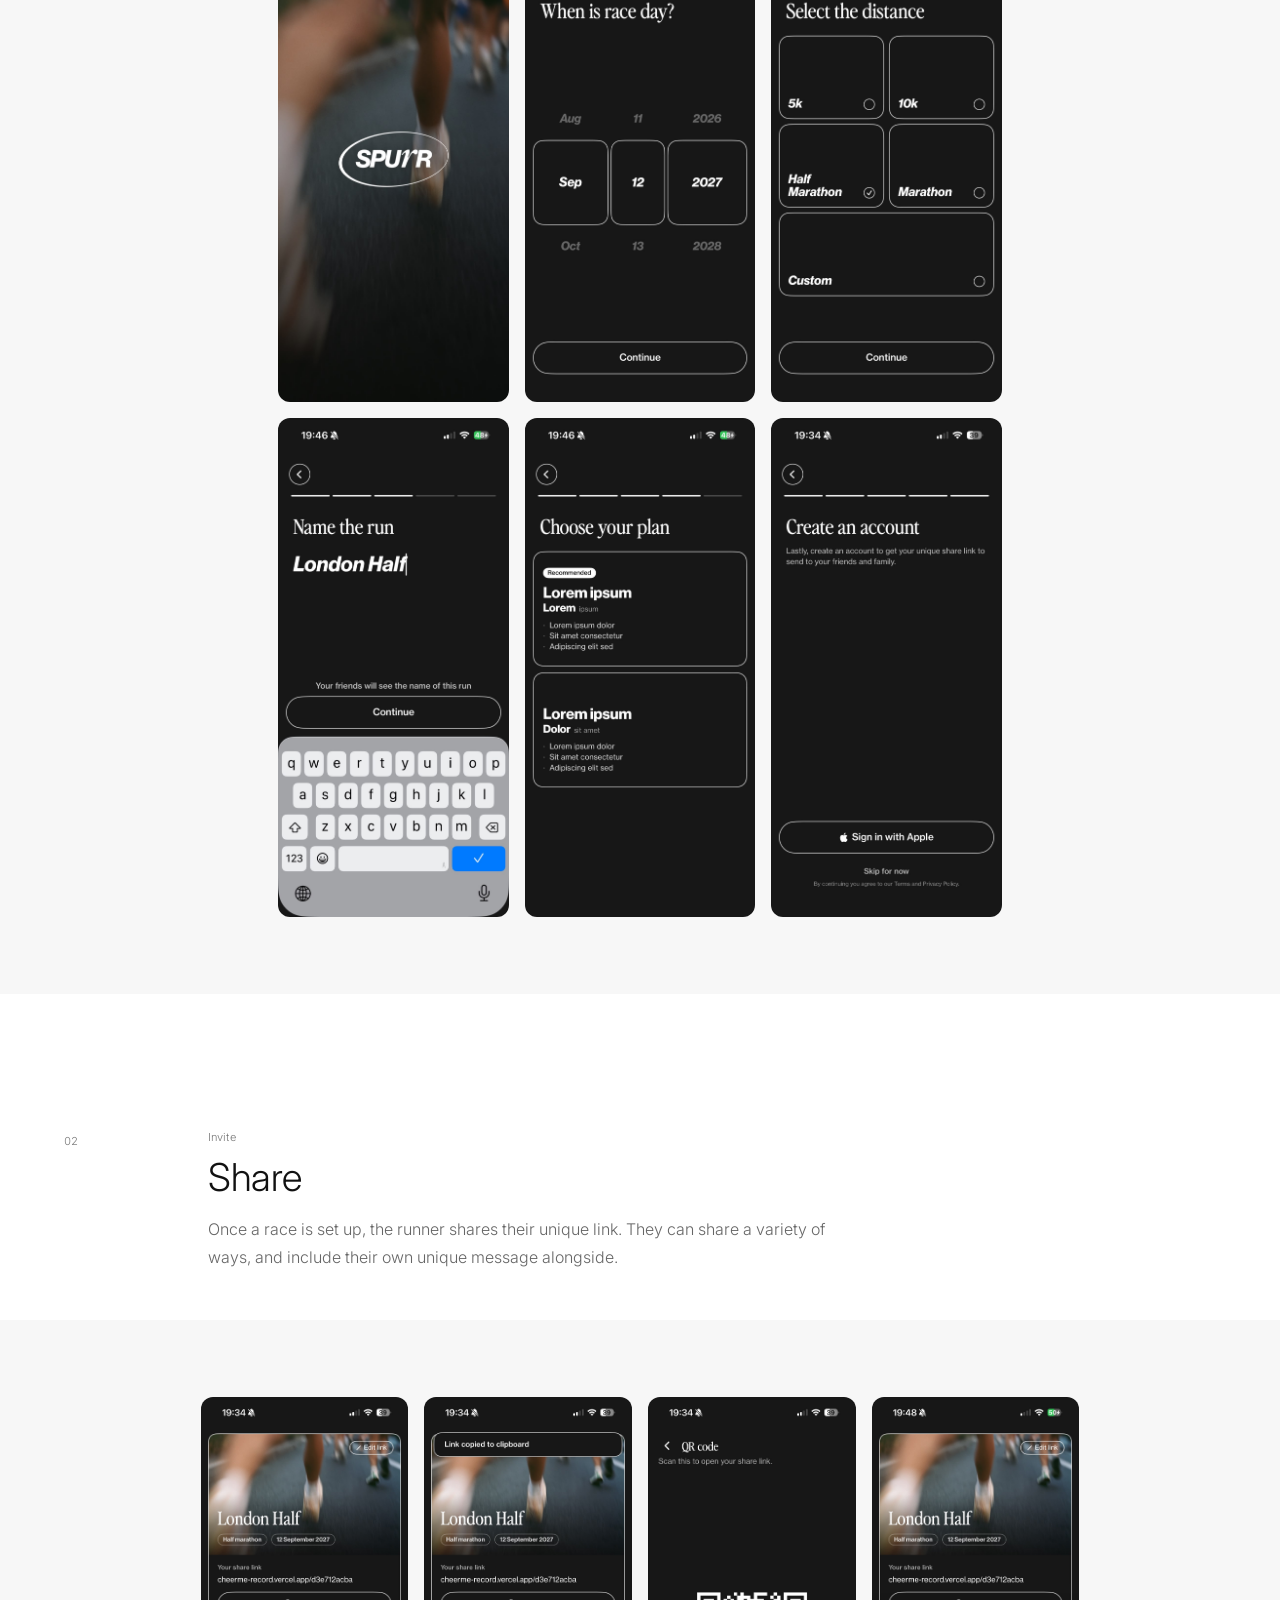
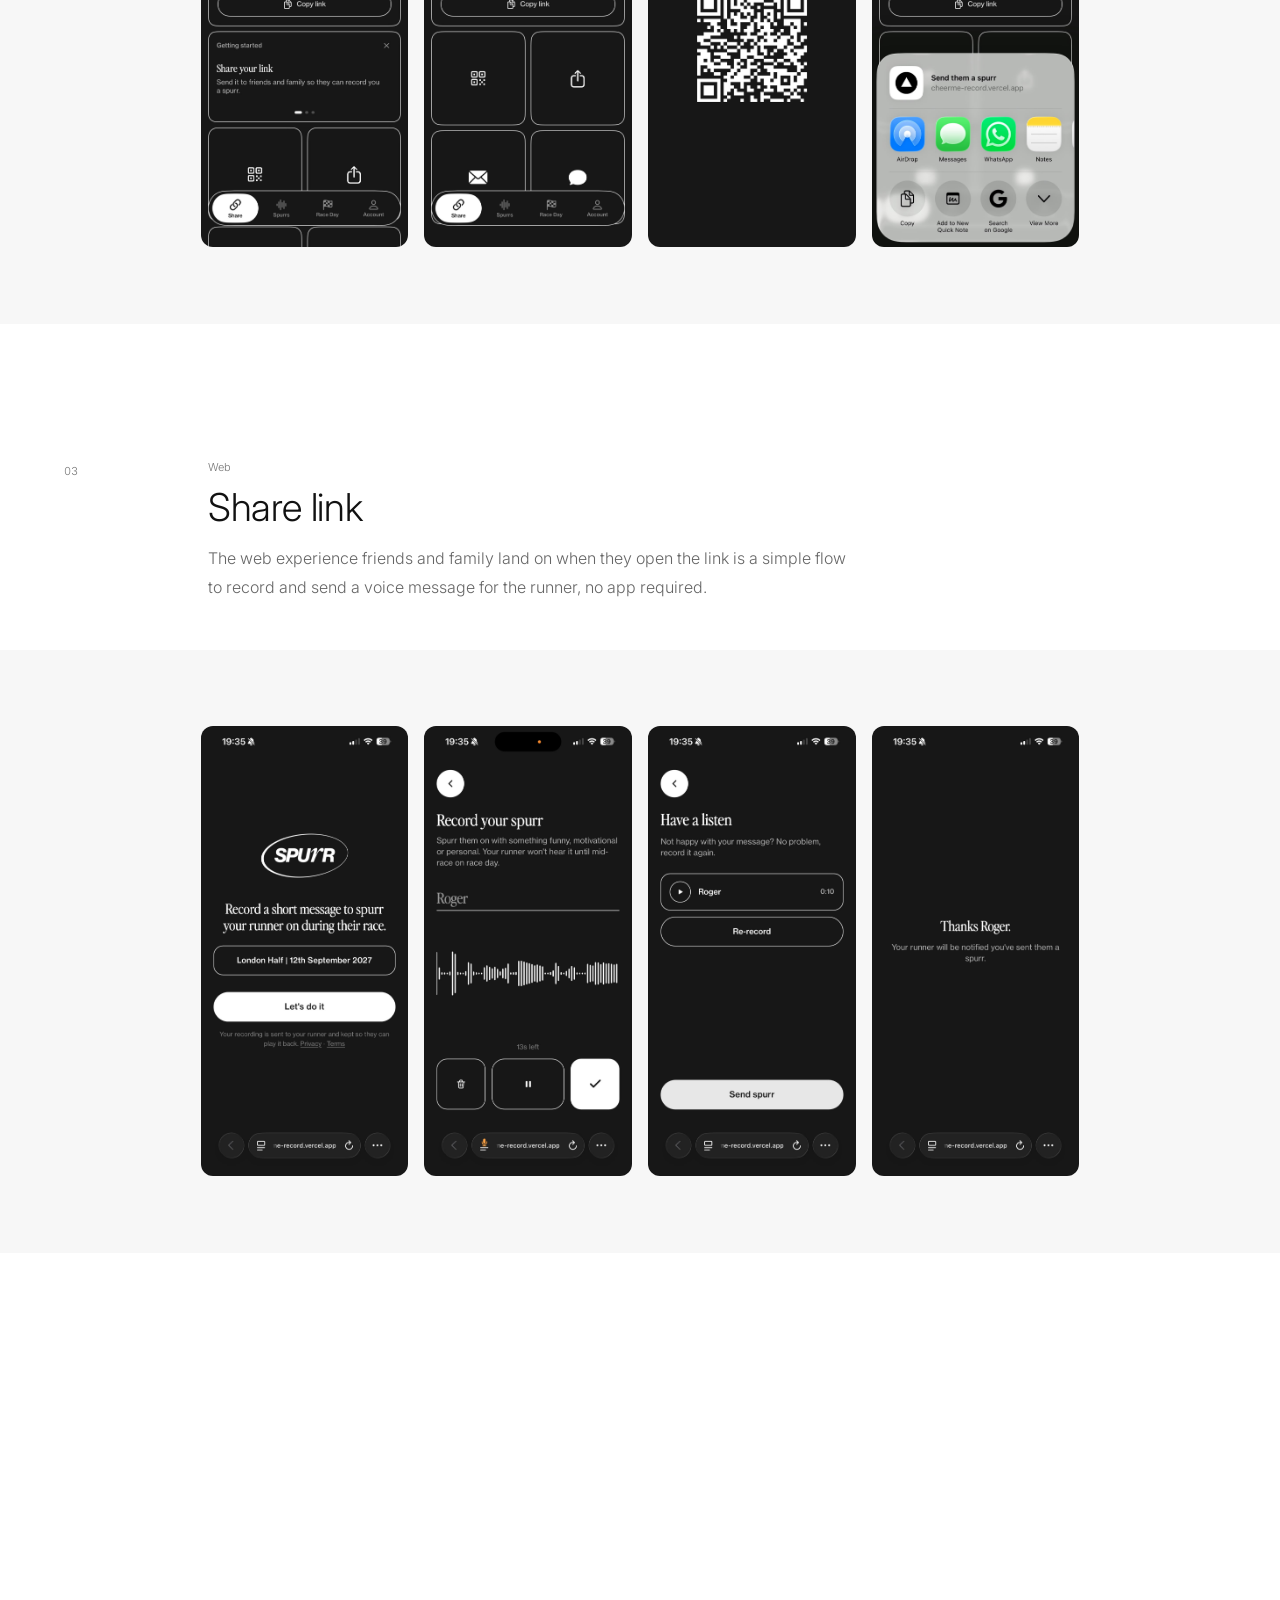
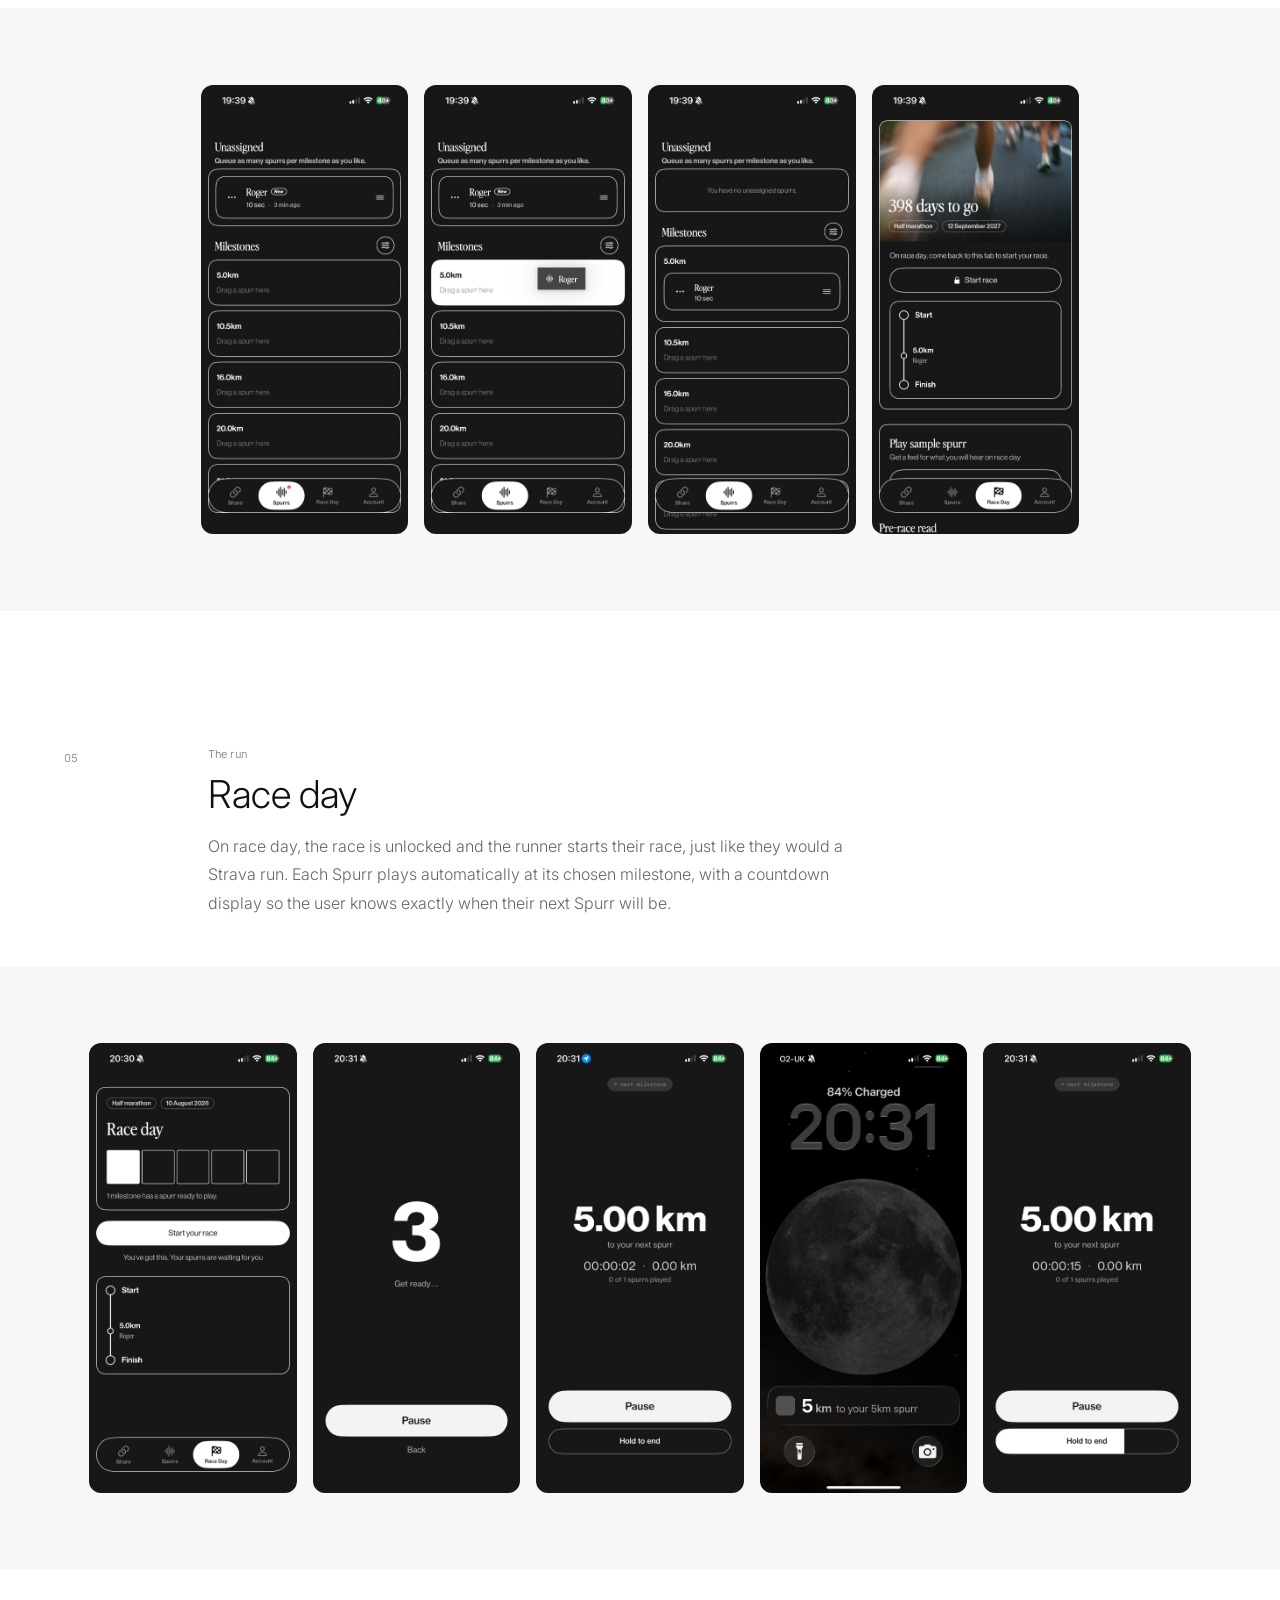
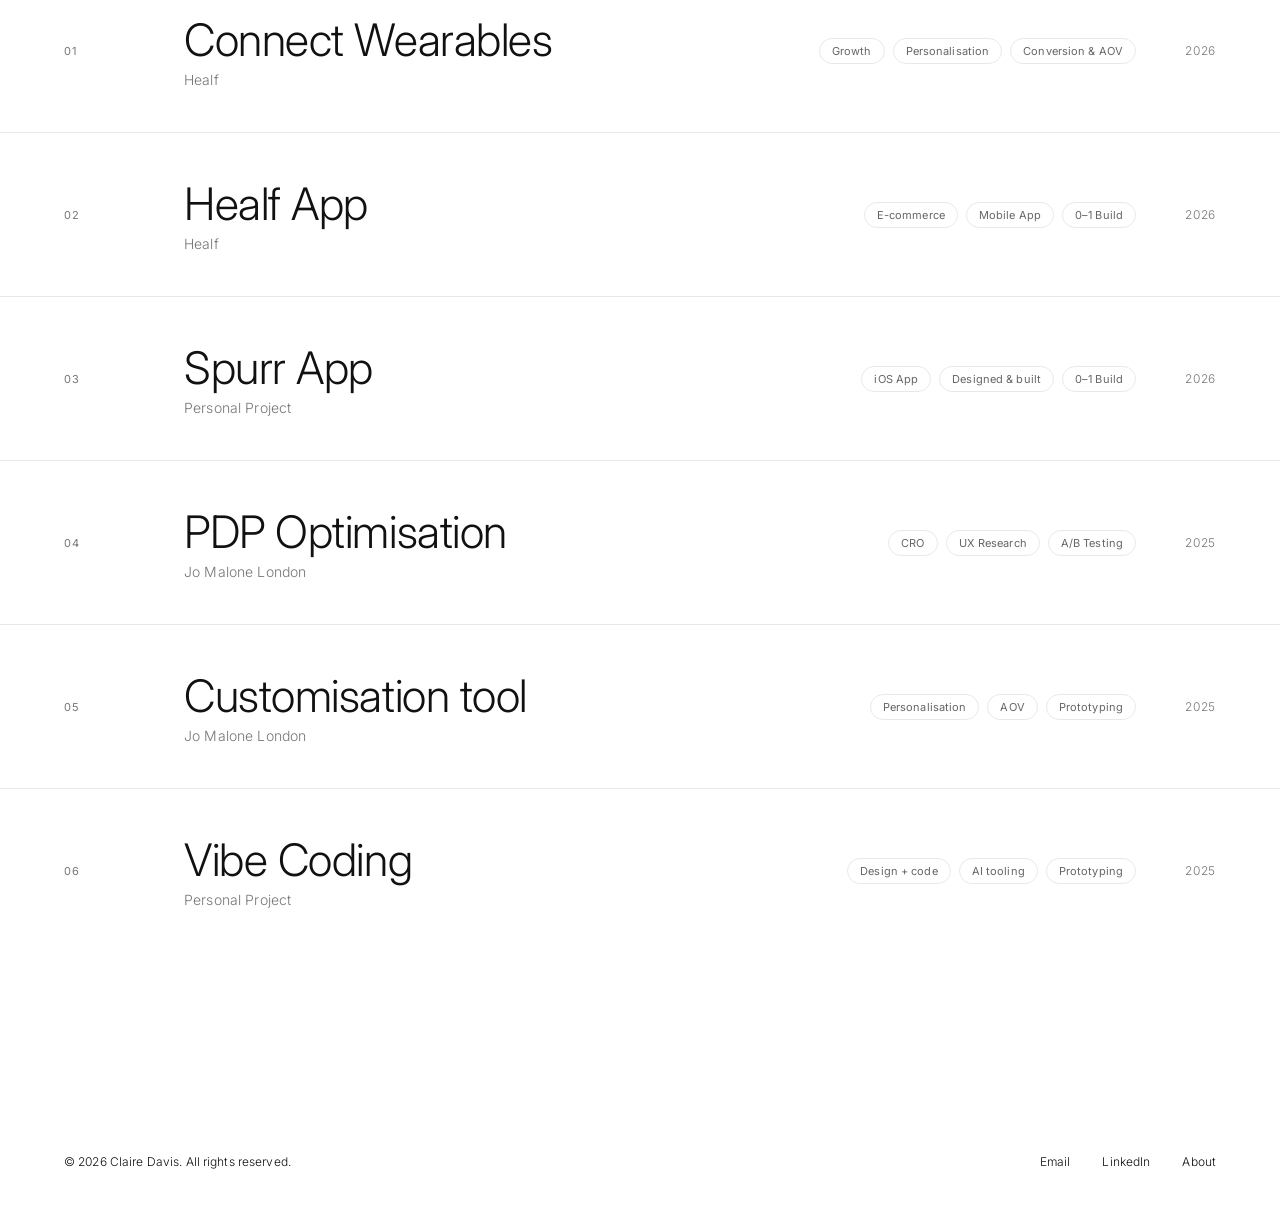
<file: project-06.html>
<!DOCTYPE html>
<html lang="en">
<head>
  <!-- Google tag (gtag.js) -->
  <script async src="https://www.googletagmanager.com/gtag/js?id=G-VD87P00C9Z"></script>
  <script>
    window.dataLayer = window.dataLayer || [];
    function gtag(){dataLayer.push(arguments);}
    gtag('js', new Date());
    gtag('config', 'G-VD87P00C9Z');
  </script>
  <meta charset="UTF-8" />
  <meta name="viewport" content="width=device-width, initial-scale=1.0" />
  <title>Spurr App – Claire Davis</title>
  <meta name="description" content="Spurr App, a Beta running app that plays voice messages from friends and family at chosen distance milestones during a race." />
  <link rel="stylesheet" href="css/style.css?v=7" />
  <style>
    /* ── Scroll progress ── */
    .scroll-progress {
      position: fixed;
      top: 0; left: 0;
      width: 100%; height: 1px;
      background: rgba(255, 255, 255, 0.5);
      transform: scaleX(0);
      transform-origin: left;
      z-index: 200;
      transition: transform 0.05s linear;
    }

    /* ── Full-bleed hero overrides ── */
    .project-hero {
      padding-top: 0;
      display: block;
      position: relative;
      min-height: 60vh;
    }
    .project-hero__visual--p05 {
      position: absolute !important;
      inset: 0 !important;
      margin: 0 !important;
      border-radius: 0 !important;
      min-height: unset !important;
      overflow: hidden;
    }
    .project-hero__visual--p05::after {
      content: none;
    }
    .project-hero__logo {
      position: absolute;
      top: 50%;
      left: 50%;
      transform: translate(-50%, -50%);
      width: clamp(160px, 20vw, 280px);
      height: auto;
      z-index: 1;
    }
    .project-hero__info {
      position: absolute !important;
      z-index: 2;
      bottom: clamp(24px, 4vw, 40px);
      left: var(--gutter);
      right: var(--gutter);
      max-width: 680px;
      display: block !important;
      background: rgba(255, 255, 255, 0.18);
      backdrop-filter: blur(16px);
      -webkit-backdrop-filter: blur(16px);
      border: none;
      border-radius: 16px;
      padding: 24px 28px;
    }
    .project-hero__title { font-size: clamp(1.75rem, 4vw, 3rem) !important; }
    .project-hero__meta-grid {
      margin-top: 16px;
    }
    .project-hero__kicker .eyebrow,
    .project-hero__title,
    .project-meta-item__value { color: #fff !important; }
    .project-meta-item__label { color: rgba(255, 255, 255, 0.7) !important; }

    /* Keep nav as glass while scrolling over the hero image */
    .nav.scrolled:not(.nav--past-hero) {
      background: rgba(255, 255, 255, 0.18) !important;
      border-color: rgba(255, 255, 255, 0.25) !important;
    }

    /* ── Full-width grey gallery ── */
    .p05-gallery {
      background: var(--bg-raised, #f5f5f5);
      padding: clamp(40px, 6vw, 80px) 0;
      margin-top: clamp(40px, 6vw, 80px);
    }

    .p05-gallery__inner {
      max-width: var(--container);
      margin: 0 auto;
      padding: 0 var(--gutter);
      display: flex;
      flex-direction: column;
      gap: 24px;
    }

    .p05-gallery__img {
      width: 100%;
      border-radius: 12px;
      background: rgba(0,0,0,0.06);
      border: 1px dashed rgba(0,0,0,0.12);
      min-height: 300px;
      display: flex;
      align-items: center;
      justify-content: center;
      color: var(--text-muted);
      font-size: 0.75rem;
      letter-spacing: 0.04em;
    }

    .p05-gallery__img img {
      width: 100%;
      height: auto;
      border-radius: 12px;
      display: block;
    }

    .p05-gallery__row {
      display: flex;
      gap: 16px;
      align-items: flex-start;
      justify-content: center;
    }

    .p05-gallery__row .p05-gallery__img {
      flex: 0 0 auto;
      width: auto;
      min-height: 0;
      background: transparent;
      border: none;
    }

    .p05-gallery__row .p05-gallery__img img {
      width: auto;
      max-height: clamp(360px, 50vh, 500px);
    }

    .p05-gallery__label {
      font-size: 0.75rem;
      letter-spacing: 0.12em;
      text-transform: uppercase;
      color: var(--text-muted);
      margin-bottom: 4px;
    }

    /* 3-up stacked grid (e.g. onboarding) */
    .p05-gallery__row--grid3 {
      flex-wrap: wrap;
      max-width: 725px;
      margin: 0 auto;
    }
    .p05-gallery__row--grid3 .p05-gallery__img {
      flex: 0 1 calc(33.333% - 11px);
    }
    .p05-gallery__row--grid3 .p05-gallery__img img {
      width: 100%;
      max-height: none;
    }

    @media (max-width: 768px) {
      .p05-gallery__row {
        flex-wrap: wrap;
        gap: 12px;
      }
      .p05-gallery__row .p05-gallery__img img {
        max-height: 44vh;
      }
    }

    /* Tighter title → body spacing for this page's sections */
    .section .process-block__title { margin-bottom: clamp(10px, 1.5vw, 16px); }

    /* ── Section Navigator ── */
    .section-nav {
      position: fixed;
      bottom: 24px;
      left: 24px;
      z-index: 99;
      background: rgba(255, 255, 255, 0.45);
      backdrop-filter: blur(10px);
      -webkit-backdrop-filter: blur(10px);
      border: none;
      border-radius: 12px;
      padding: 14px 40px 14px 24px;
      min-width: 240px;
      display: flex;
      flex-direction: column;
      gap: 2px;
    }

    .section-nav__toggle {
      display: none;
    }

    .section-nav__items {
      display: flex;
      flex-direction: column;
      gap: 2px;
    }
    .section-nav__item {
      display: flex;
      align-items: center;
      gap: 8px;
      padding: 5px 8px;
      border-radius: 6px;
      cursor: pointer;
      transition: background 0.2s ease, color 0.2s ease;
      text-decoration: none;
      white-space: nowrap;
    }
    .section-nav__item:hover { background: var(--surface-hover); }
    .section-nav__num {
      font-size: 0.5625rem;
      font-weight: 500;
      color: var(--text-muted);
      min-width: 16px;
      transition: color 0.2s ease;
    }
    .section-nav__label {
      font-size: 0.6875rem;
      font-weight: 300;
      color: var(--text-muted);
      transition: color 0.2s ease;
    }
    .section-nav__item.active .section-nav__num,
    .section-nav__item.active .section-nav__label {
      color: var(--text-primary);
      font-weight: 400;
    }
    @media (max-width: 640px) {
      .section-nav {
        bottom: 0; left: 0; right: 0;
        border-radius: 0;
        border-left: none; border-right: none; border-bottom: none;
        gap: 0;
        padding: 0;
        padding-bottom: env(safe-area-inset-bottom, 0px);
        min-width: 0;
        flex-direction: column;
        align-items: stretch;
      }

      .section-nav__toggle {
        display: flex;
        align-items: center;
        justify-content: center;
        padding: 10px;
        background: none;
        border: none;
        border-bottom: 1px solid transparent;
        color: var(--text-muted);
        cursor: pointer;
        font-family: var(--font);
        transition: border-color 0.4s ease;
      }

      .section-nav__toggle svg {
        transition: transform 0.5s var(--ease-expo);
      }

      .section-nav__items {
        display: flex;
        flex-direction: column;
        gap: 2px;
        padding: 0 20px;
        max-height: 0;
        overflow: hidden;
        opacity: 0;
        transition: max-height 0.7s var(--ease-expo),
                    opacity 0.3s var(--ease-smooth),
                    padding 0.7s var(--ease-expo);
      }

      .section-nav__item {
        opacity: 0;
        transform: translateY(6px);
        padding: 8px 10px;
        transition: opacity 0.4s var(--ease-smooth),
                    transform 0.4s var(--ease-expo),
                    background 0.2s ease;
      }

      .section-nav__num {
        min-width: 20px;
        font-size: 0.5625rem;
      }

      .section-nav.expanded .section-nav__toggle {
        border-color: var(--border);
      }

      .section-nav.expanded .section-nav__toggle svg {
        transform: rotate(180deg);
      }

      .section-nav.expanded .section-nav__items {
        max-height: 400px;
        opacity: 1;
        padding: 12px 20px;
      }

      .section-nav.expanded .section-nav__item {
        opacity: 1;
        transform: translateY(0);
      }

      .section-nav.expanded .section-nav__item:nth-child(1) { transition-delay: 0.10s; }
      .section-nav.expanded .section-nav__item:nth-child(2) { transition-delay: 0.15s; }
      .section-nav.expanded .section-nav__item:nth-child(3) { transition-delay: 0.20s; }
      .section-nav.expanded .section-nav__item:nth-child(4) { transition-delay: 0.25s; }
    }
  </style>
</head>
<body>

  <!-- Scroll progress -->
  <div class="scroll-progress"></div>

  <!-- Nav -->
  <nav class="nav">
    <div class="nav__bar">
      <div class="nav__left">
        <button class="nav__toggle" aria-label="Menu">
          <span class="nav__toggle-line"></span>
          <span class="nav__toggle-line"></span>
          <span class="nav__toggle-line"></span>
        </button>
        <a class="nav__logo" href="index.html">Claire Davis</a>
      </div>
      <ul class="nav__links">
        <li><a href="about.html">About</a></li>
      </ul>
    </div>
    <ul class="nav__dropdown">
      <li><a href="index.html">Home</a></li>
      <li><a href="project-07.html">Connect Wearables</a></li>
      <li><a href="project-05.html">Healf App</a></li>
      <li><a href="project-06.html">Spurr App</a></li>
      <li><a href="project-01.html">PDP Optimisation</a></li>
      <li><a href="project-02.html">Customisation Tool</a></li>
      <li><a href="project-04.html">Vibe Coding</a></li>
    </ul>


  </nav>

  <!-- Project Hero -->
  <header class="project-hero">

    <!-- Visual / hero image area -->
    <div class="project-hero__visual project-hero__visual--p05" style="background: #999 url('images/Spurr/runners-bg.png') center / cover no-repeat;">
      <img class="project-hero__logo" src="images/Spurr/Logo-circle-v2.png" alt="Spurr" />
    </div>

    <!-- Project title + meta -->
    <div class="project-hero__info">
      <div>
        <h1 class="project-hero__title">Spurr App</h1>
      </div>
      <div class="project-hero__meta-grid">
        <div>
          <p class="project-meta-item__label">Client</p>
          <p class="project-meta-item__value">Personal Project</p>
        </div>
        <div>
          <p class="project-meta-item__label">Role</p>
          <p class="project-meta-item__value">Designer &amp; Developer</p>
        </div>
        <div>
          <p class="project-meta-item__label">Year</p>
          <p class="project-meta-item__value">2026</p>
        </div>
        <div>
          <p class="project-meta-item__label">Status</p>
          <p class="project-meta-item__value">Beta</p>
        </div>
      </div>
    </div>
  </header>

  <!-- Overview -->
  <section class="section" style="padding-bottom: 0;">
    <div class="container">
      <div class="project-overview">
        <div class="reveal">
          <p class="eyebrow" style="margin-bottom: 20px;">Overview</p>
          <p class="project-overview__challenge">
            An app I've <strong>designed and built</strong>, currently in <strong>Beta</strong> (link available on request). Spurr solves a familiar problem for runners: need mid-race motivation, only to miss your friends at the sideline, or to have family who couldn't make it there at all. Supporters record <strong>voice messages</strong> through a <strong>unique share link</strong> generated for each race, and those voicenotes play back at <strong>distance milestones</strong> the runner chooses during their race.
          </p>
        </div>
        <div class="project-overview__details reveal reveal-delay-2">
          <div class="overview-detail">
            <p class="overview-detail__label">Platform</p>
            <p class="overview-detail__value">Mobile app</p>
          </div>
          <div class="overview-detail">
            <p class="overview-detail__label">Campaign page</p>
            <p class="overview-detail__value"><a href="https://spurr-app.com" target="_blank" rel="noopener">spurr-app.com</a></p>
          </div>
          <div class="overview-detail">
            <p class="overview-detail__label">Tools</p>
            <p class="overview-detail__value">Claude Code · Midjourney · Supabase · Vercel · PostHog</p>
          </div>
          <div class="overview-detail">
            <p class="overview-detail__label">Status</p>
            <p class="overview-detail__value">Beta</p>
          </div>
        </div>
      </div>
    </div>
  </section>

  <!-- 01 – Onboarding -->
  <section id="section-onboarding" class="section" style="padding-top: clamp(36px, 5vw, 56px); padding-bottom: 0;">
    <div class="container">
      <div class="process-block reveal" style="border-top: none;">
        <span class="process-block__num">01</span>
        <div class="process-block__content">
          <p class="process-block__label">Create a race</p>
          <h2 class="process-block__title">Onboarding</h2>
          <div class="process-block__body">
            <p>
              The onboarding flow walks a runner through setting up their race, naming the run, choosing a distance, and picking race day, then creating an account to generate their unique share link.
            </p>
          </div>
        </div>
      </div>
    </div>
  </section>

  <div class="p05-gallery" style="margin-top: 0;">
    <div class="p05-gallery__inner">
      <div class="p05-gallery__row p05-gallery__row--grid3">
        <div class="p05-gallery__img"><img src="images/Spurr/Onboarding/1.jpg" alt="Spurr App, Onboarding screen 1" /></div>
        <div class="p05-gallery__img"><img src="images/Spurr/Onboarding/2.jpg" alt="Spurr App, Onboarding screen 2" /></div>
        <div class="p05-gallery__img"><img src="images/Spurr/Onboarding/3.jpg" alt="Spurr App, Onboarding screen 3" /></div>
        <div class="p05-gallery__img"><img src="images/Spurr/Onboarding/4.jpg" alt="Spurr App, Onboarding screen 4" /></div>
        <div class="p05-gallery__img"><img src="images/Spurr/Onboarding/5.jpg" alt="Spurr App, Onboarding screen 5" /></div>
        <div class="p05-gallery__img"><img src="images/Spurr/Onboarding/6.jpg" alt="Spurr App, Onboarding screen 6" /></div>
      </div>
    </div>
  </div>

  <!-- 02 – Share -->
  <section id="section-share" class="section" style="padding-top: clamp(36px, 5vw, 56px); padding-bottom: 0;">
    <div class="container">
      <div class="process-block reveal" style="border-top: none;">
        <span class="process-block__num">02</span>
        <div class="process-block__content">
          <p class="process-block__label">Invite</p>
          <h2 class="process-block__title">Share</h2>
          <div class="process-block__body">
            <p>
              Once a race is set up, the runner shares their unique link. They can share a variety of ways, and include their own unique message alongside.
            </p>
          </div>
        </div>
      </div>
    </div>
  </section>

  <div class="p05-gallery" style="margin-top: 0;">
    <div class="p05-gallery__inner">
      <div class="p05-gallery__row">
        <div class="p05-gallery__img"><img src="images/Spurr/Share/1.jpeg" alt="Spurr App, Share screen 1" /></div>
        <div class="p05-gallery__img"><img src="images/Spurr/Share/2.jpeg" alt="Spurr App, Share screen 2" /></div>
        <div class="p05-gallery__img"><img src="images/Spurr/Share/3.jpeg" alt="Spurr App, Share screen 3" /></div>
        <div class="p05-gallery__img"><img src="images/Spurr/Share/4.jpeg" alt="Spurr App, Share screen 4" /></div>
      </div>
    </div>
  </div>

  <!-- 03 – Share link (web) -->
  <section id="section-sharelink" class="section" style="padding-top: clamp(36px, 5vw, 56px); padding-bottom: 0;">
    <div class="container">
      <div class="process-block reveal" style="border-top: none;">
        <span class="process-block__num">03</span>
        <div class="process-block__content">
          <p class="process-block__label">Web</p>
          <h2 class="process-block__title">Share link</h2>
          <div class="process-block__body">
            <p>
              The web experience friends and family land on when they open the link is a simple flow to record and send a voice message for the runner, no app required.
            </p>
          </div>
        </div>
      </div>
    </div>
  </section>

  <div class="p05-gallery" style="margin-top: 0;">
    <div class="p05-gallery__inner">
      <div class="p05-gallery__row">
        <div class="p05-gallery__img"><img src="images/Spurr/Share%20link/1.jpeg" alt="Spurr App, Share link (web) screen 1" /></div>
        <div class="p05-gallery__img"><img src="images/Spurr/Share%20link/2.jpeg" alt="Spurr App, Share link (web) screen 2" /></div>
        <div class="p05-gallery__img"><img src="images/Spurr/Share%20link/3.jpeg" alt="Spurr App, Share link (web) screen 3" /></div>
        <div class="p05-gallery__img"><img src="images/Spurr/Share%20link/4.jpeg" alt="Spurr App, Share link (web) screen 4" /></div>
      </div>
    </div>
  </div>

  <!-- 04 – Assign Spurrs to Milestones -->
  <section id="section-assign" class="section" style="padding-top: clamp(36px, 5vw, 56px); padding-bottom: 0;">
    <div class="container">
      <div class="process-block reveal" style="border-top: none;">
        <span class="process-block__num">04</span>
        <div class="process-block__content">
          <p class="process-block__label">Set up</p>
          <h2 class="process-block__title">Assign Spurrs to Milestones</h2>
          <div class="process-block__body">
            <p>
              The runner assigns each recorded Spurr to a distance milestone via a simple drag and drop, similar to the edit playlist pattern on Spotify. The user chooses exactly where along the route each voice message will play during their race.
            </p>
          </div>
        </div>
      </div>
    </div>
  </section>

  <div class="p05-gallery" style="margin-top: 0;">
    <div class="p05-gallery__inner">
      <div class="p05-gallery__row">
        <div class="p05-gallery__img"><img src="images/Spurr/Assign/1.jpeg" alt="Spurr App, Assign Spurrs to milestones screen 1" /></div>
        <div class="p05-gallery__img"><img src="images/Spurr/Assign/2.jpeg" alt="Spurr App, Assign Spurrs to milestones screen 2" /></div>
        <div class="p05-gallery__img"><img src="images/Spurr/Assign/3.jpeg" alt="Spurr App, Assign Spurrs to milestones screen 3" /></div>
        <div class="p05-gallery__img"><img src="images/Spurr/Assign/4.jpeg" alt="Spurr App, Assign Spurrs to milestones screen 4" /></div>
      </div>
    </div>
  </div>

  <!-- 05 – Race day -->
  <section id="section-raceday" class="section" style="padding-top: clamp(36px, 5vw, 56px); padding-bottom: 0;">
    <div class="container">
      <div class="process-block reveal" style="border-top: none;">
        <span class="process-block__num">05</span>
        <div class="process-block__content">
          <p class="process-block__label">The run</p>
          <h2 class="process-block__title">Race day</h2>
          <div class="process-block__body">
            <p>
              On race day, the race is unlocked and the runner starts their race, just like they would a Strava run. Each Spurr plays automatically at its chosen milestone, with a countdown display so the user knows exactly when their next Spurr will be.
            </p>
          </div>
        </div>
      </div>
    </div>
  </section>

  <div class="p05-gallery" style="margin-top: 0;">
    <div class="p05-gallery__inner">
      <div class="p05-gallery__row">
        <div class="p05-gallery__img"><img src="images/Spurr/Race%20day/1.jpeg" alt="Spurr App, Race day screen 1" /></div>
        <div class="p05-gallery__img"><img src="images/Spurr/Race%20day/2.jpeg" alt="Spurr App, Race day screen 2" /></div>
        <div class="p05-gallery__img"><img src="images/Spurr/Race%20day/3.jpeg" alt="Spurr App, Race day screen 3" /></div>
        <div class="p05-gallery__img"><img src="images/Spurr/Race%20day/4.jpeg" alt="Spurr App, Race day screen 4" /></div>
        <div class="p05-gallery__img"><img src="images/Spurr/Race%20day/5.jpeg" alt="Spurr App, Race day screen 5" /></div>
      </div>
    </div>
  </div>

  <!-- Section Navigator -->
  <nav class="section-nav" aria-label="Page sections">
    <button class="section-nav__toggle" aria-label="Expand navigation">
      <svg width="12" height="12" viewBox="0 0 12 12" fill="none"><path d="M2 8L6 4L10 8" stroke="currentColor" stroke-width="1.5" stroke-linecap="round" stroke-linejoin="round"/></svg>
    </button>
    <div class="section-nav__items">
      <a class="section-nav__item" data-target="section-onboarding"><span class="section-nav__num">01</span><span class="section-nav__label">Onboarding</span></a>
      <a class="section-nav__item" data-target="section-share"><span class="section-nav__num">02</span><span class="section-nav__label">Share</span></a>
      <a class="section-nav__item" data-target="section-sharelink"><span class="section-nav__num">03</span><span class="section-nav__label">Share link</span></a>
      <a class="section-nav__item" data-target="section-assign"><span class="section-nav__num">04</span><span class="section-nav__label">Assign to Milestones</span></a>
      <a class="section-nav__item" data-target="section-raceday"><span class="section-nav__num">05</span><span class="section-nav__label">Race day</span></a>
    </div>
  </nav>

  <!-- More Work -->
  <section class="work reveal" style="padding-top: 0;">
    <a class="project-row" href="project-07.html">
      <div class="project-row__inner">
        <span class="project-row__num">01</span>
        <span class="project-row__name">Connect Wearables <span class="project-row__brand">Healf</span></span>
        <div class="project-row__tags">
          <span class="tag">Growth</span>
          <span class="tag">Personalisation</span>
          <span class="tag">Conversion &amp; AOV</span>
        </div>
        <span class="project-row__year">2026</span>
      </div>
    </a>
    <a class="project-row" href="project-05.html">
      <div class="project-row__inner">
        <span class="project-row__num">02</span>
        <span class="project-row__name">Healf App <span class="project-row__brand">Healf</span></span>
        <div class="project-row__tags">
          <span class="tag">E-commerce</span>
          <span class="tag">Mobile App</span>
          <span class="tag">0–1 Build</span>
        </div>
        <span class="project-row__year">2026</span>
      </div>
    </a>
    <a class="project-row" href="project-06.html">
      <div class="project-row__inner">
        <span class="project-row__num">03</span>
        <span class="project-row__name">Spurr App <span class="project-row__brand">Personal Project</span></span>
        <div class="project-row__tags">
          <span class="tag">iOS App</span>
          <span class="tag">Designed &amp; built</span>
          <span class="tag">0–1 Build</span>
        </div>
        <span class="project-row__year">2026</span>
      </div>
    </a>
    <a class="project-row" href="project-01.html">
      <div class="project-row__inner">
        <span class="project-row__num">04</span>
        <span class="project-row__name">PDP Optimisation <span class="project-row__brand">Jo Malone London</span></span>
        <div class="project-row__tags">
          <span class="tag">CRO</span>
          <span class="tag">UX Research</span>
          <span class="tag">A/B Testing</span>
        </div>
        <span class="project-row__year">2025</span>
      </div>
    </a>
    <a class="project-row" href="project-02.html">
      <div class="project-row__inner">
        <span class="project-row__num">05</span>
        <span class="project-row__name">Customisation tool <span class="project-row__brand">Jo Malone London</span></span>
        <div class="project-row__tags">
          <span class="tag">Personalisation</span>
          <span class="tag">AOV</span>
          <span class="tag">Prototyping</span>
        </div>
        <span class="project-row__year">2025</span>
      </div>
    </a>
    <a class="project-row" href="project-04.html">
      <div class="project-row__inner">
        <span class="project-row__num">06</span>
        <span class="project-row__name">Vibe Coding <span class="project-row__brand">Personal Project</span></span>
        <div class="project-row__tags">
          <span class="tag">Design + code</span>
          <span class="tag">AI tooling</span>
          <span class="tag">Prototyping</span>
        </div>
        <span class="project-row__year">2025</span>
      </div>
    </a>
  
  
  </section>

  <!-- Footer -->
  <footer class="footer">
    <div class="footer__inner container">
      <p class="footer__copy">&copy; 2026 Claire Davis. All rights reserved.</p>
      <div class="footer__links">
        <a href="mailto:c_e_davis162@hotmail.co.uk">Email</a>
        <a href="https://www.linkedin.com/in/claire-davis-design" target="_blank">LinkedIn</a>
        <a href="about.html">About</a>
      </div>
    </div>
  </footer>

  <script src="js/main.js?v=2"></script>
  <script>
    // ── Nav past-hero state ──
    (function () {
      var hero = document.querySelector('.project-hero');
      var nav  = document.querySelector('.nav');
      if (!hero || !nav) return;
      var obs = new IntersectionObserver(function (entries) {
        nav.classList.toggle('nav--past-hero', !entries[0].isIntersecting);
      }, { threshold: 0 });
      obs.observe(hero);
    })();

    // ── Section Navigator ──
    (function () {
      var sectionNav = document.querySelector('.section-nav');
      var items = document.querySelectorAll('.section-nav__item');
      if (!sectionNav || !items.length) return;

      var sections = [];
      items.forEach(function (item) {
        var target = document.getElementById(item.dataset.target);
        if (target) sections.push({ el: target, item: item });
      });

      var activeObs = new IntersectionObserver(function (entries) {
        entries.forEach(function (entry) {
          if (entry.isIntersecting) {
            items.forEach(function (i) { i.classList.remove('active'); });
            sections.forEach(function (s) {
              if (s.el === entry.target) s.item.classList.add('active');
            });
          }
        });
      }, { rootMargin: '-30% 0px -60% 0px' });

      sections.forEach(function (s) { activeObs.observe(s.el); });

      items.forEach(function (item) {
        item.addEventListener('click', function (e) {
          e.preventDefault();
          var target = document.getElementById(item.dataset.target);
          if (target) target.scrollIntoView({ behavior: 'smooth', block: 'start' });
          if (window.innerWidth <= 640) {
            sectionNav.classList.remove('expanded');
          }
        });
      });

      // Mobile expand/collapse toggle
      var toggleBtn = sectionNav.querySelector('.section-nav__toggle');
      if (toggleBtn) {
        toggleBtn.addEventListener('click', function () {
          sectionNav.classList.toggle('expanded');
        });
      }
    })();
  </script>

</body>
</html>
</file>
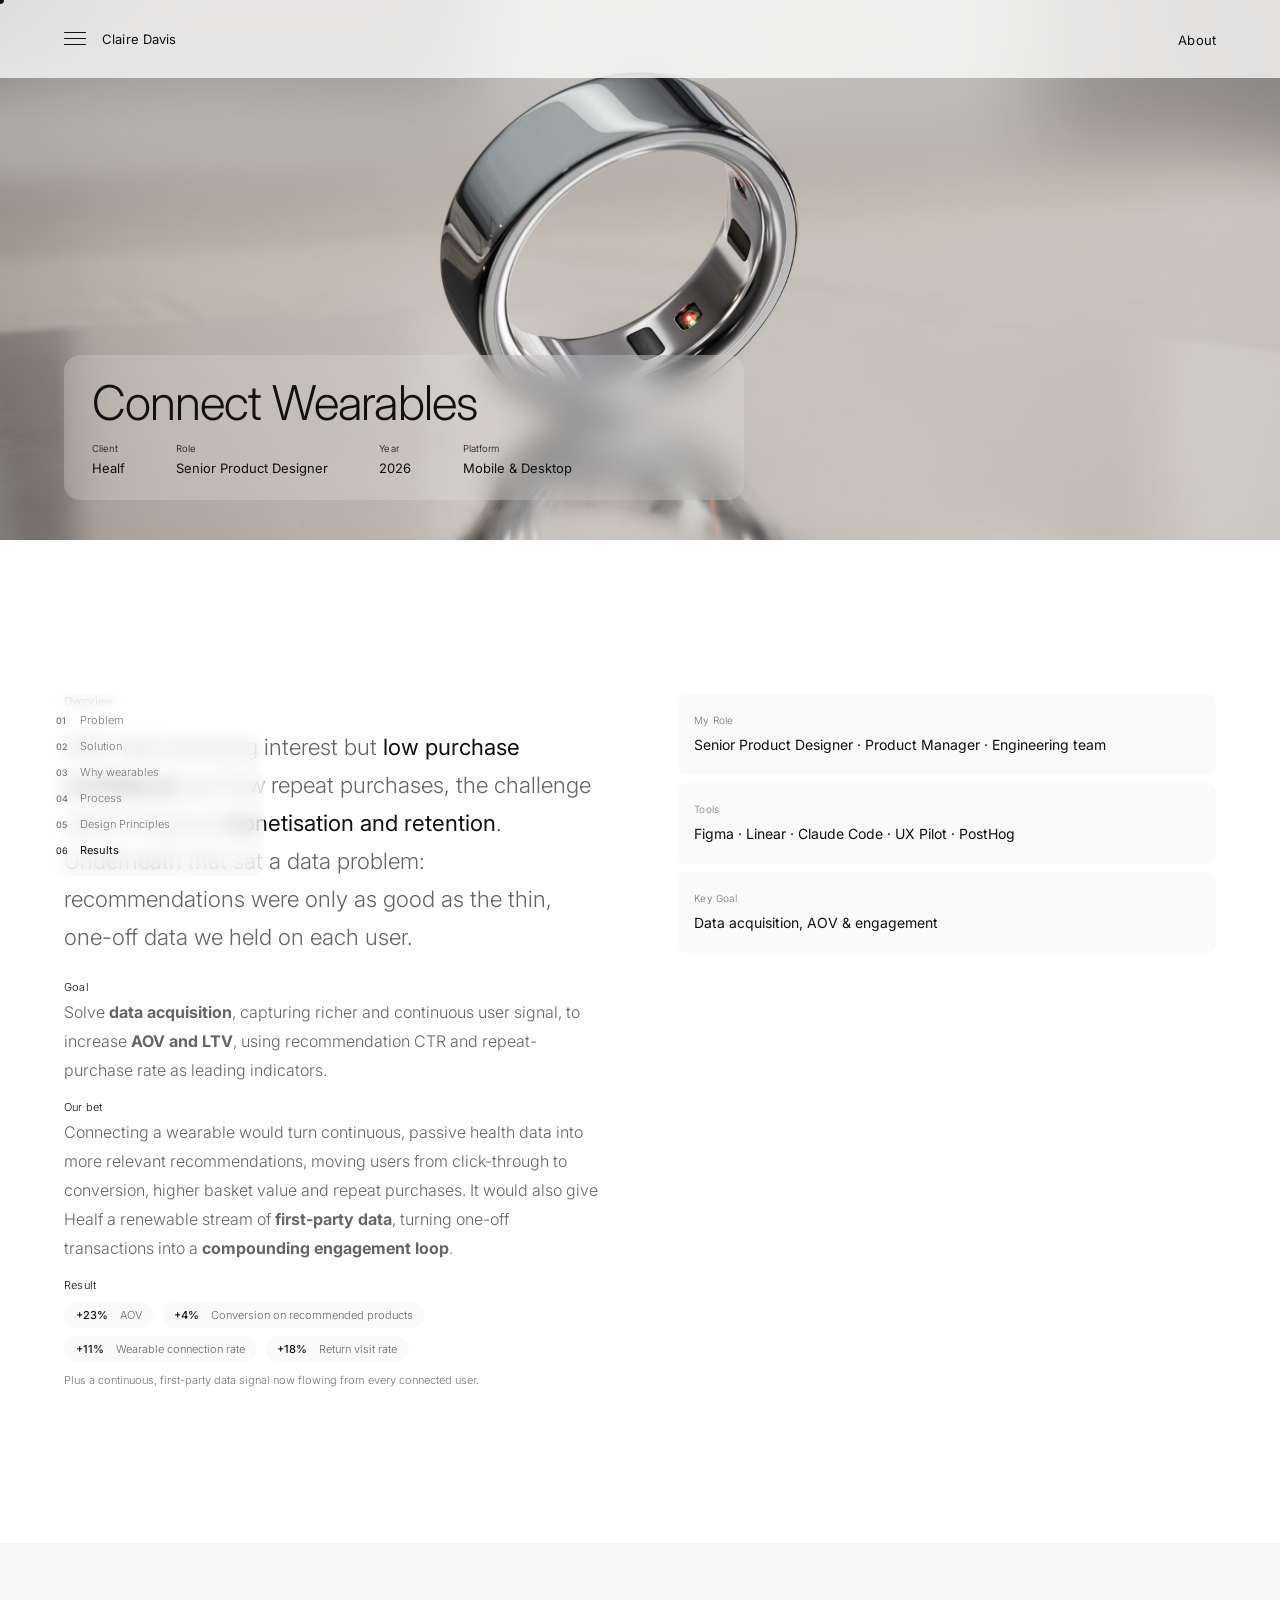
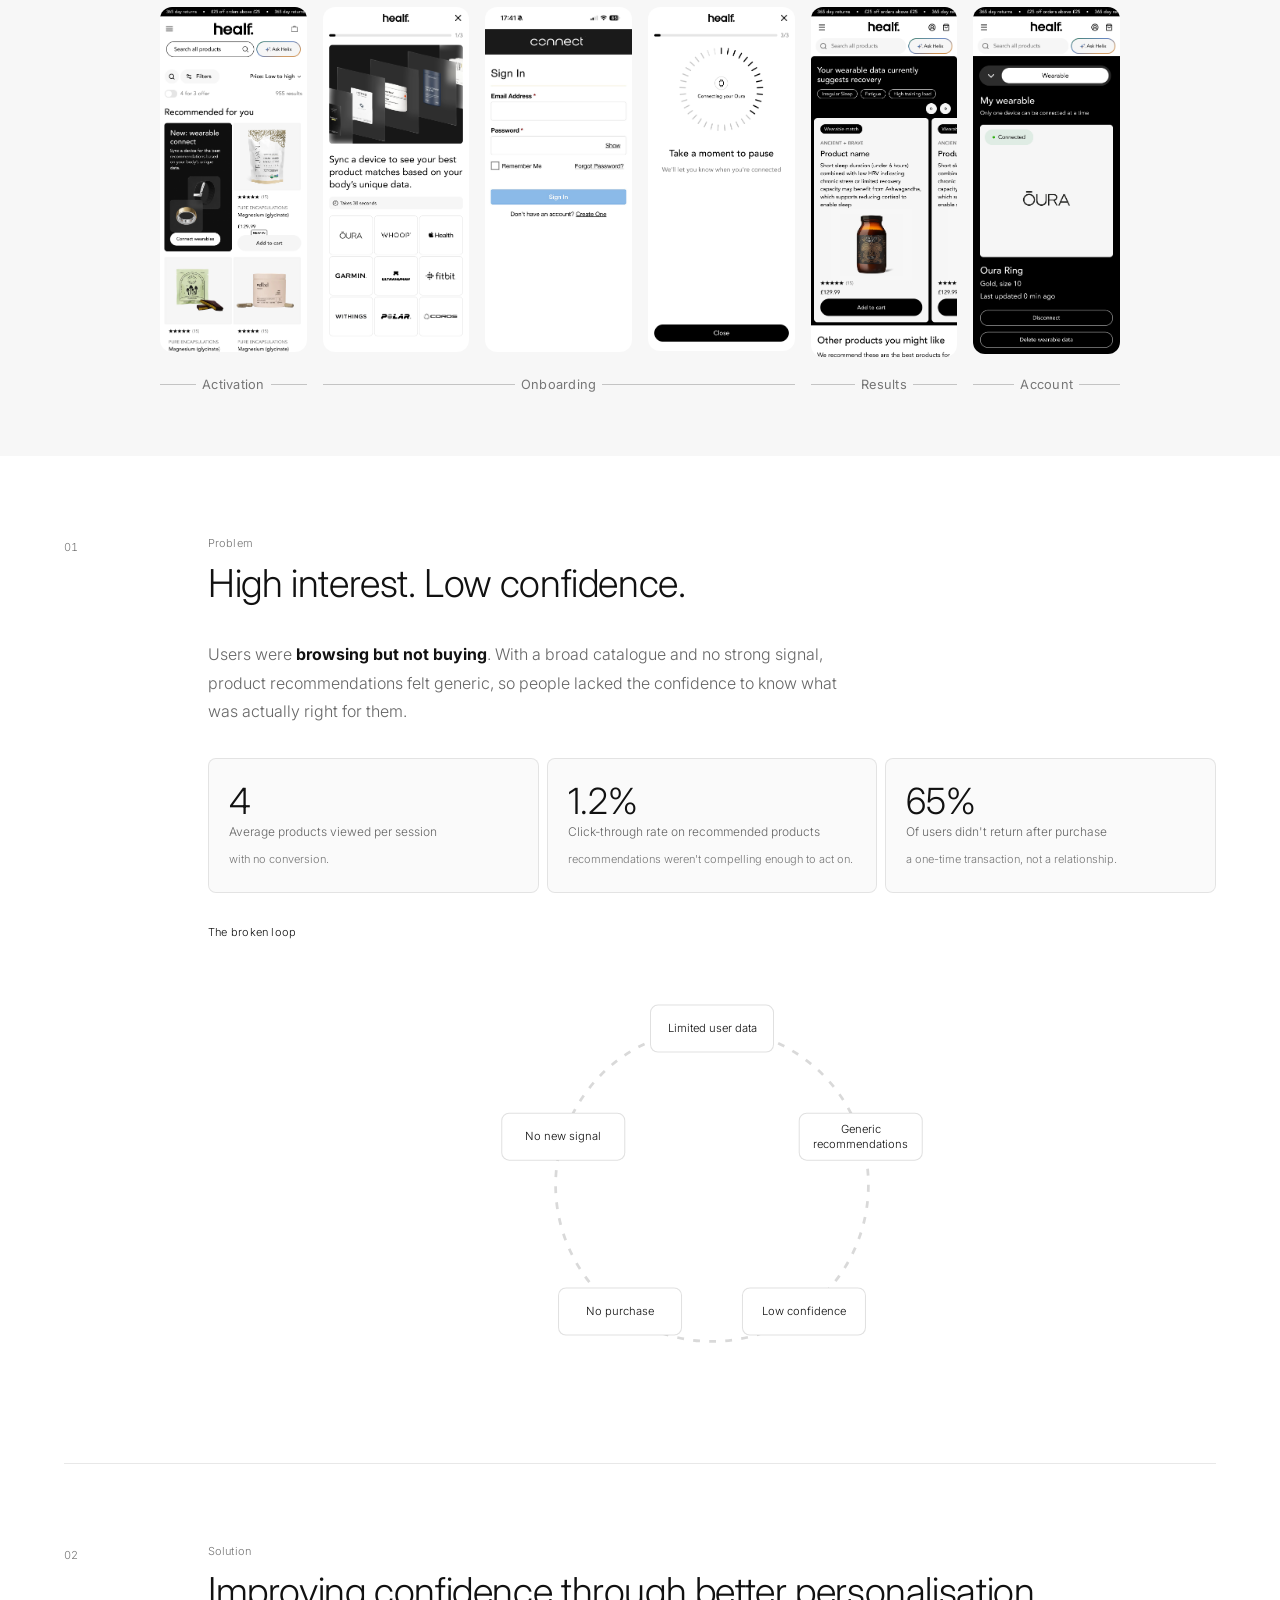
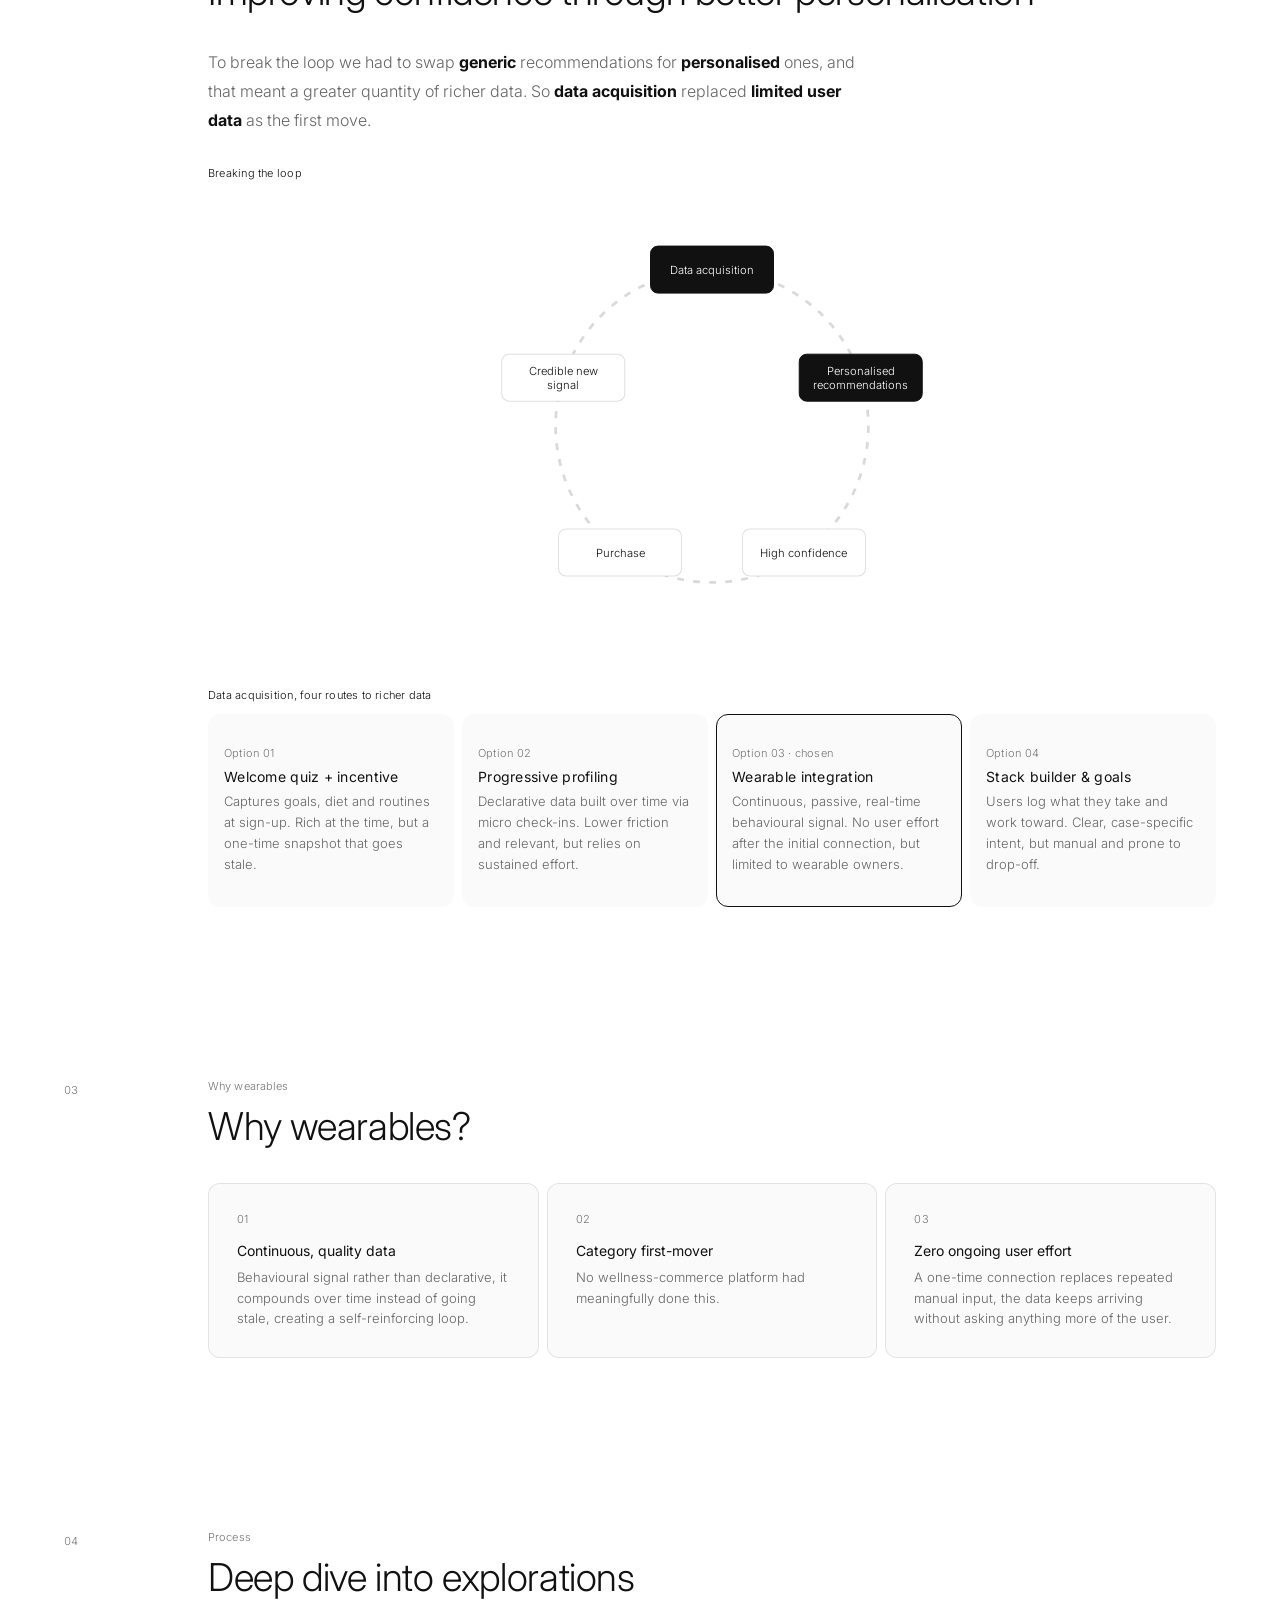
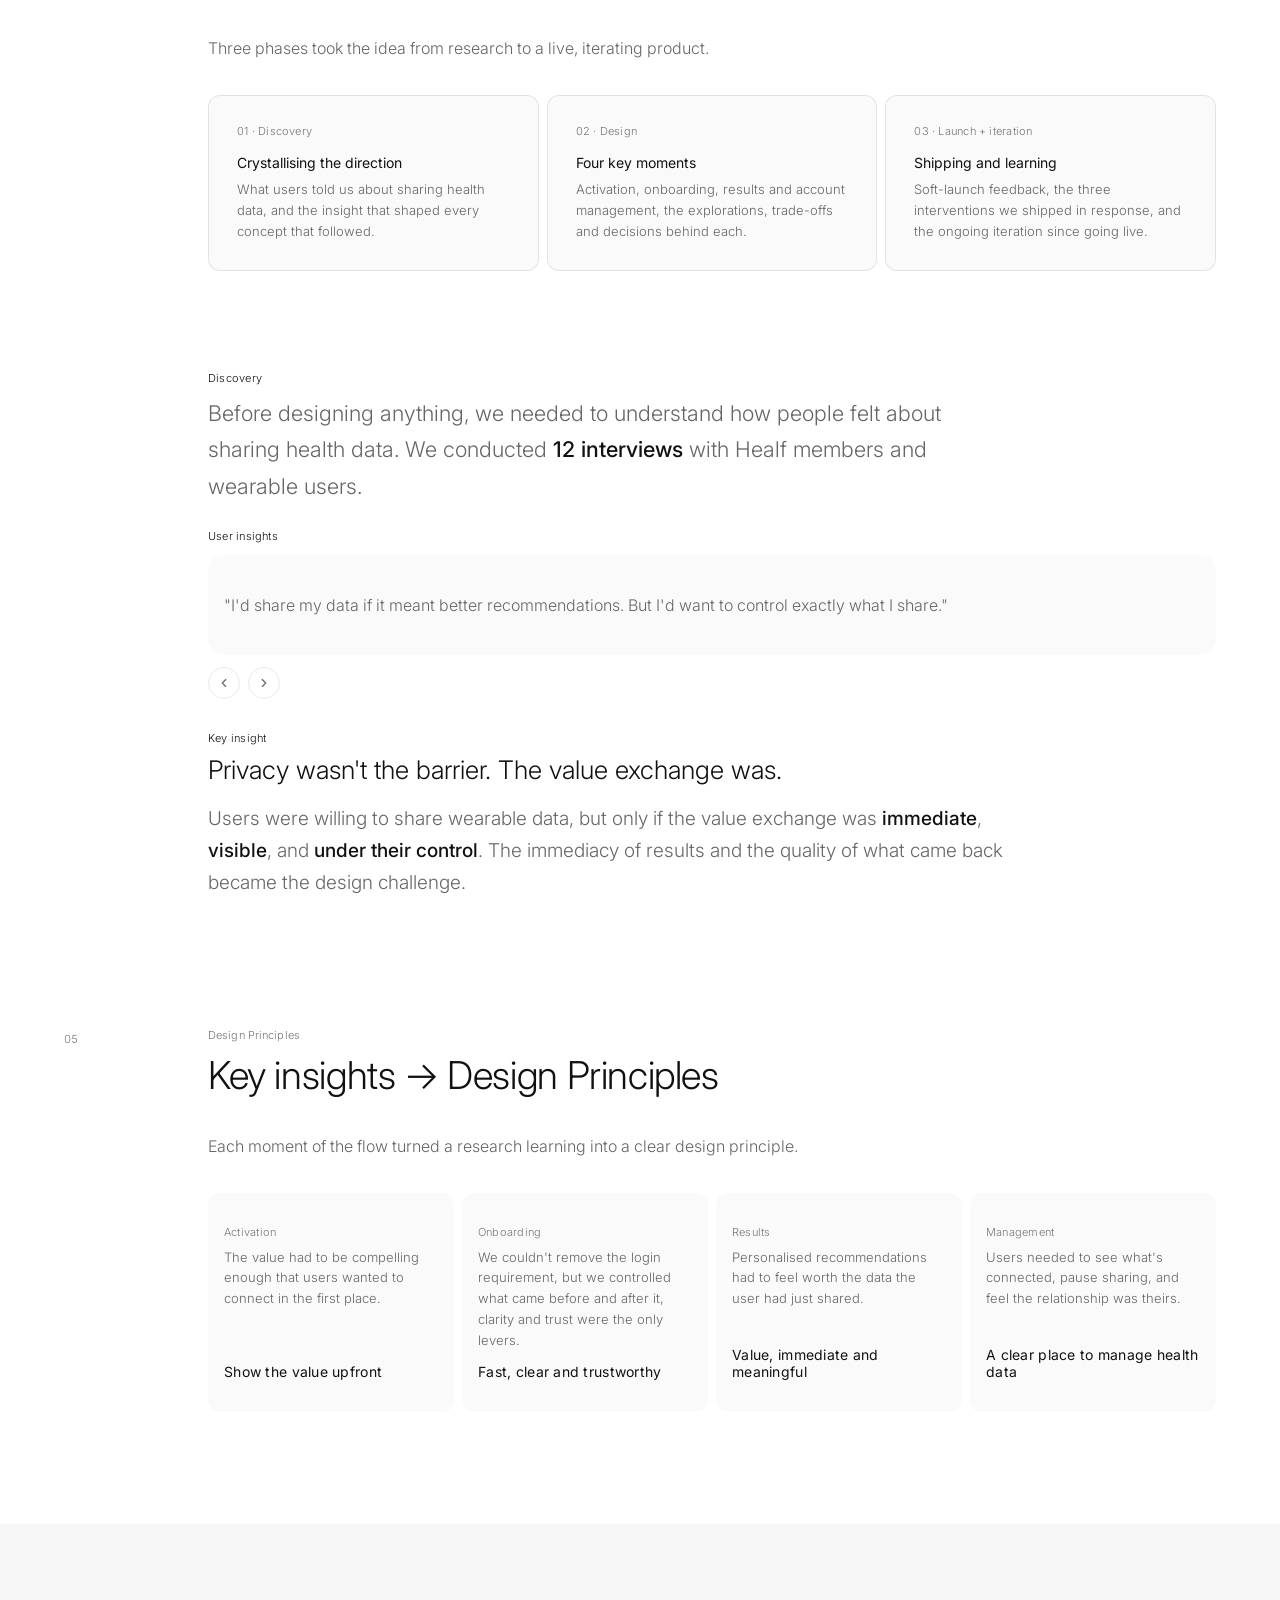
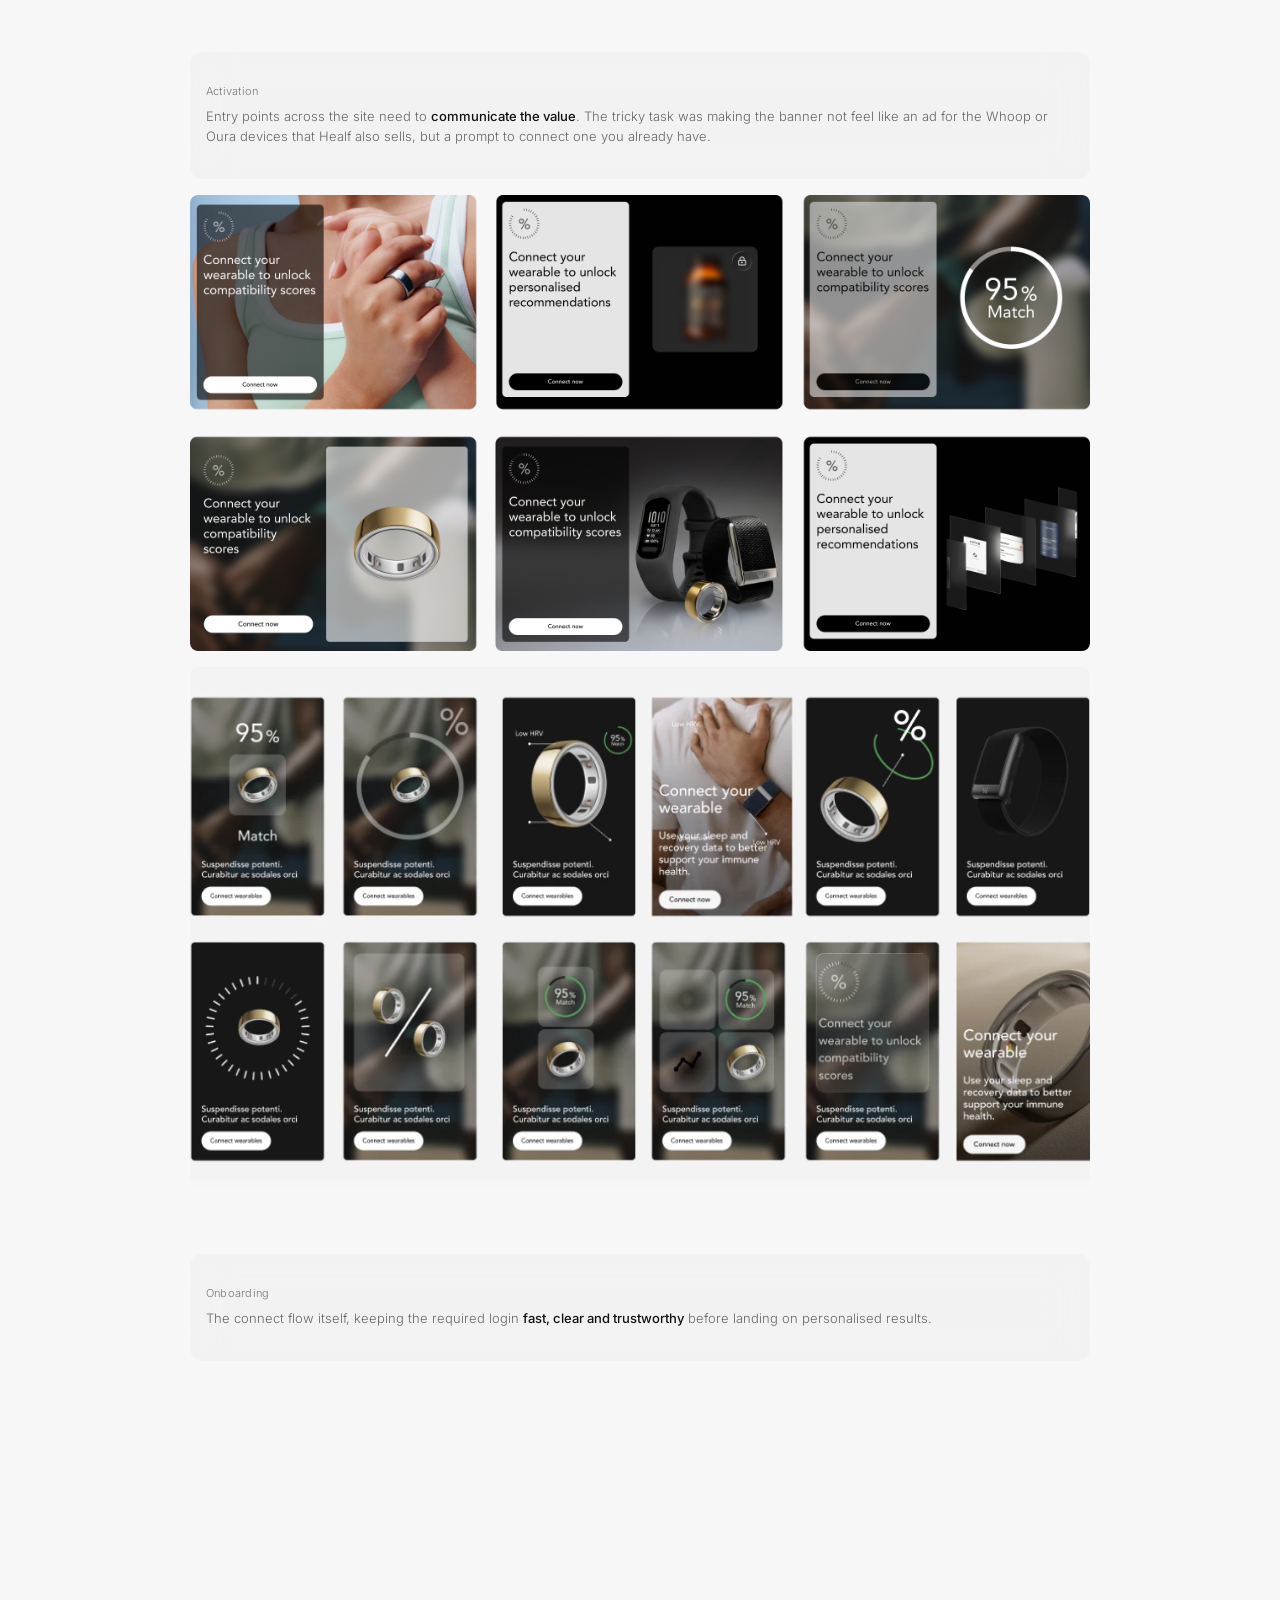
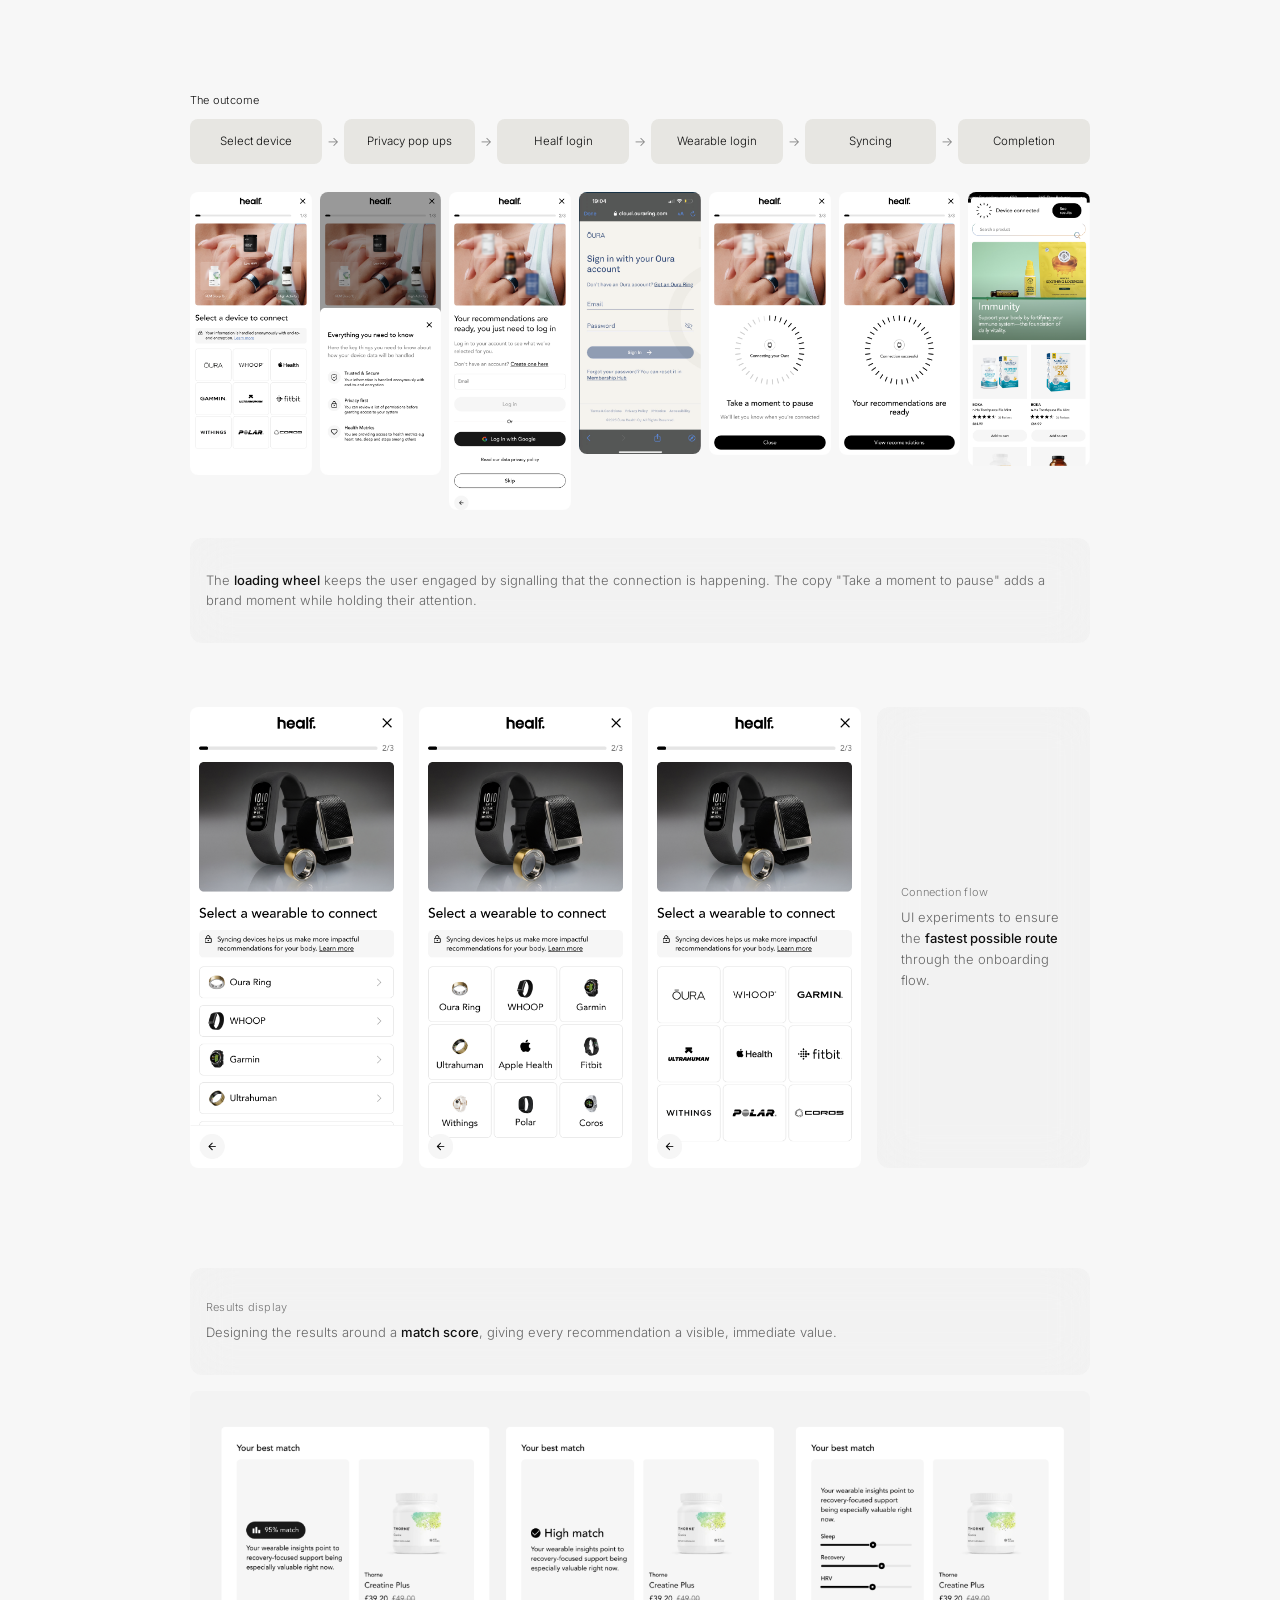
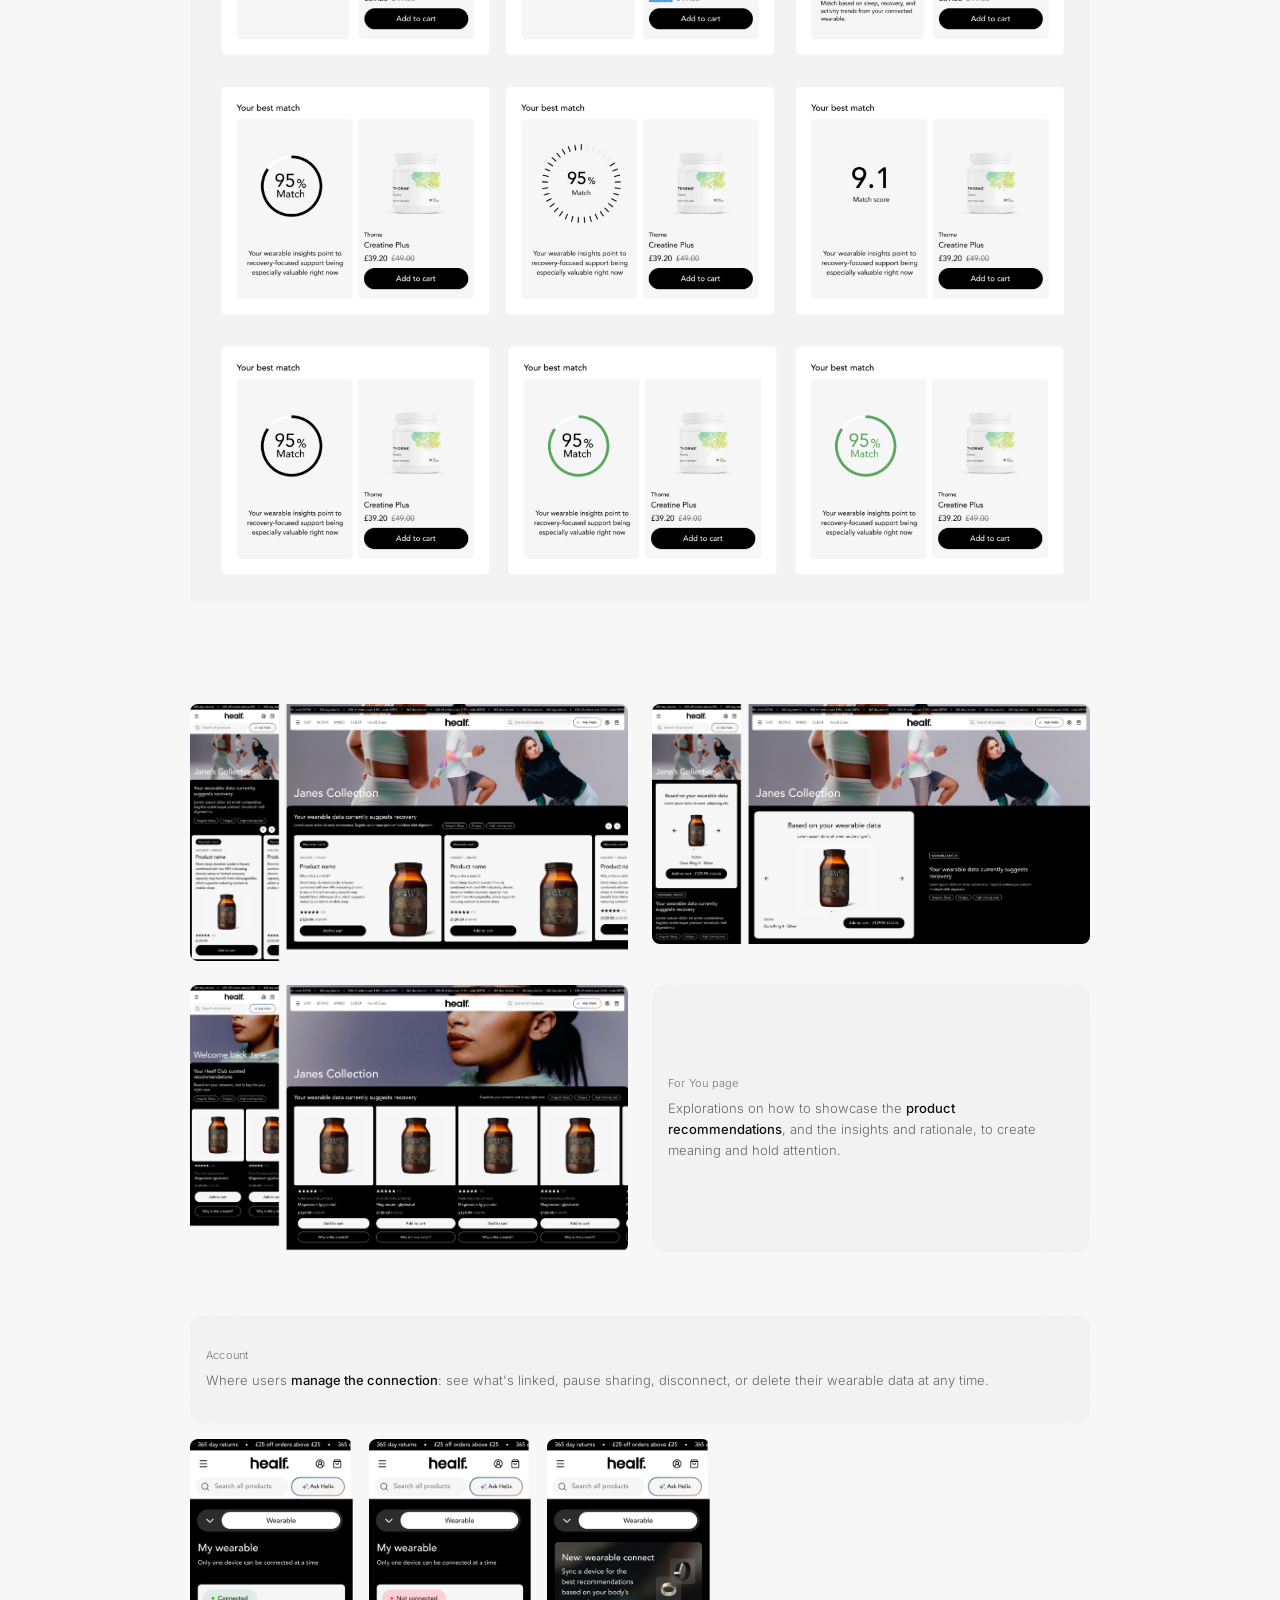
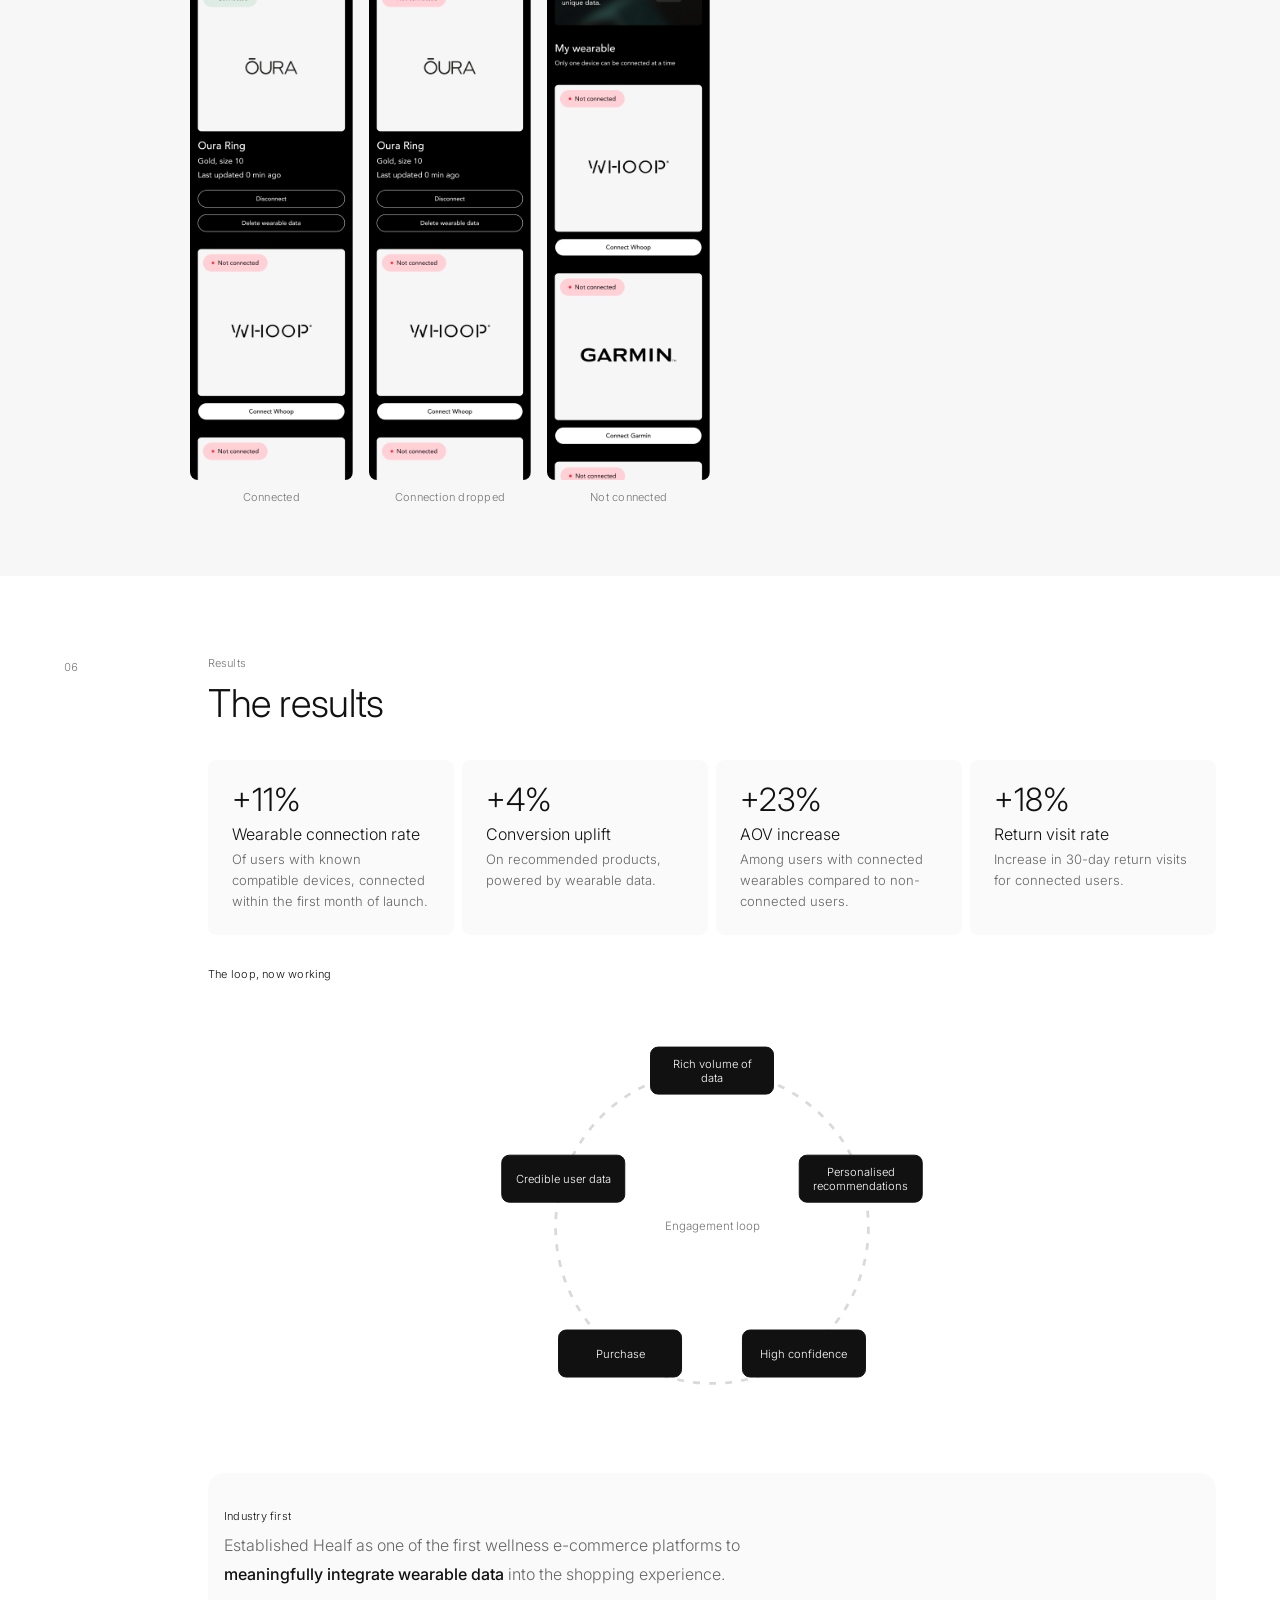
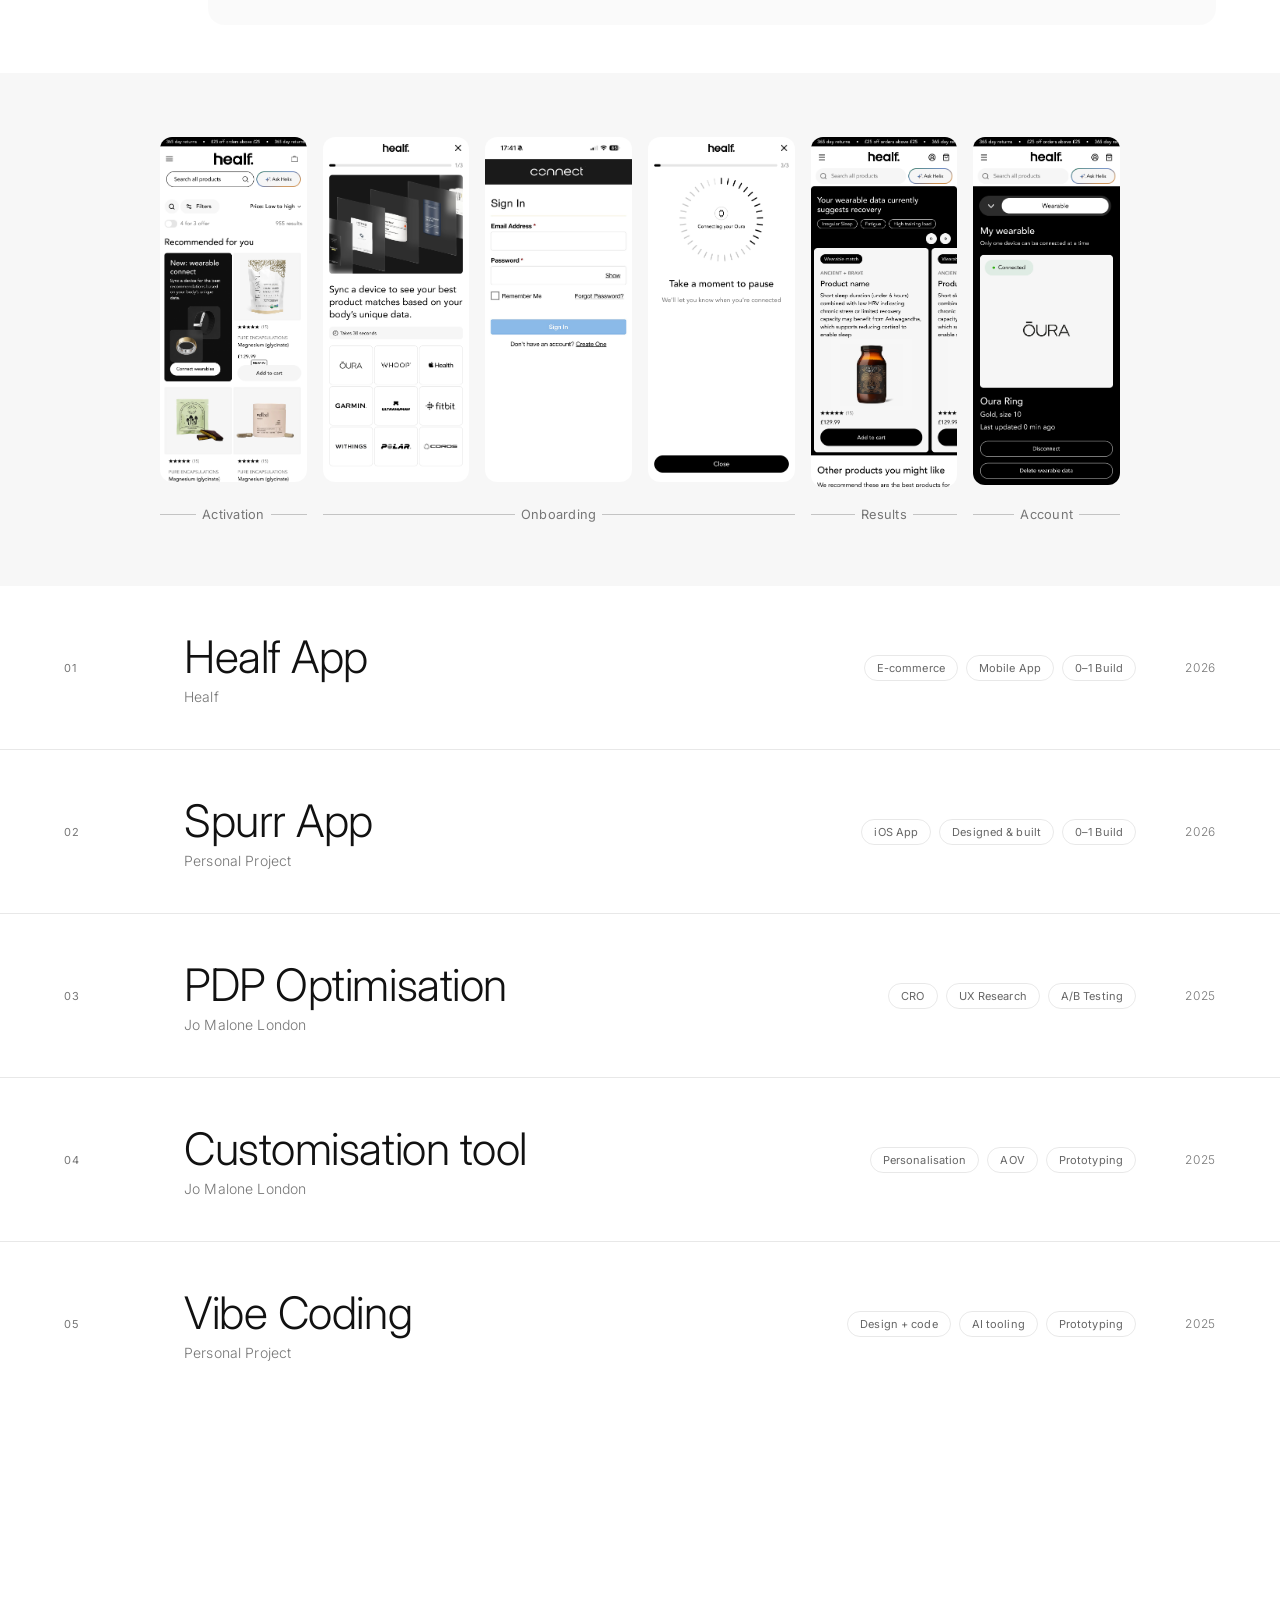
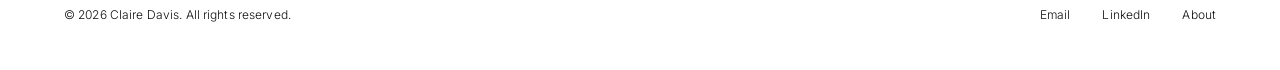
<file: project-07.html>
<!DOCTYPE html>
<html lang="en">
<head>
  <!-- Google tag (gtag.js) -->
  <script async src="https://www.googletagmanager.com/gtag/js?id=G-VD87P00C9Z"></script>
  <script>
    window.dataLayer = window.dataLayer || [];
    function gtag(){dataLayer.push(arguments);}
    gtag('js', new Date());
    gtag('config', 'G-VD87P00C9Z');
  </script>
  <meta charset="UTF-8" />
  <meta name="viewport" content="width=device-width, initial-scale=1.0" />
  <title>Connect Wearables – Claire Davis</title>
  <meta name="description" content="Connecting wearable health data into Healf to break a broken engagement loop, turning continuous, passive signal into personalised recommendations users trust." />
  <link rel="stylesheet" href="css/style.css?v=7" />
  <style>
    /* ── Scroll progress ── */
    .scroll-progress {
      position: fixed;
      top: 0; left: 0;
      width: 100%; height: 1px;
      background: rgba(255, 255, 255, 0.5);
      transform: scaleX(0);
      transform-origin: left;
      z-index: 200;
      transition: transform 0.05s linear;
    }

    /* ── Full-bleed hero overrides ── */
    .project-hero {
      padding-top: 0;
      display: block;
      position: relative;
      min-height: 60vh;
    }
    .project-hero__visual--p03 {
      position: absolute !important;
      inset: 0 !important;
      margin: 0 !important;
      border-radius: 0 !important;
      min-height: unset !important;
      overflow: hidden;
    }
    .project-hero__visual--p03::after {
      content: none;
    }
    .project-hero__info {
      position: absolute !important;
      z-index: 2;
      bottom: clamp(24px, 4vw, 40px);
      left: var(--gutter);
      right: var(--gutter);
      max-width: 680px;
      display: block !important;
      background: rgba(255, 255, 255, 0.18);
      backdrop-filter: blur(16px);
      -webkit-backdrop-filter: blur(16px);
      border: none;
      border-radius: 16px;
      padding: 24px 28px;
    }
    .project-hero__title { font-size: clamp(1.75rem, 4vw, 3rem) !important; }
    .project-hero__meta-grid {
      margin-top: 16px;
    }
    .project-hero__kicker .eyebrow,
    .project-hero__title,
    .project-meta-item__label,
    .project-meta-item__value { color: var(--text-primary) !important; }

    /* Keep nav as glass while scrolling over the hero image */
    .nav.scrolled:not(.nav--past-hero) {
      background: rgba(255, 255, 255, 0.18) !important;
      border-color: rgba(255, 255, 255, 0.25) !important;
    }

    /* ── Image placeholder ── */
    .img-placeholder {
      background: var(--bg-raised);
      border: 1px dashed rgba(0,0,0,0.15);
      border-radius: 8px;
      display: flex;
      flex-direction: column;
      align-items: center;
      justify-content: center;
      gap: 8px;
      color: var(--text-muted);
      font-size: 0.625rem;
      letter-spacing: 0.06em;
    }

    .img-placeholder svg {
      opacity: 0.3;
    }

    /* ── Stat callout cards ── */
    .stat-callout {
      background: var(--surface);
      border: 1px solid var(--border);
      border-radius: var(--radius-md);
      padding: 24px 20px;
      display: flex;
      flex-direction: column;
      gap: 4px;
    }

    .stat-callout__number {
      font-size: clamp(1.5rem, 3vw, 2.25rem);
      font-weight: 300;
      color: var(--text-primary);
      line-height: 1;
    }

    .stat-callout__label {
      font-size: 0.75rem;
      font-weight: 300;
      color: var(--text-secondary);
      line-height: 1.5;
    }

    .stat-callout__context {
      font-size: 0.6875rem;
      color: var(--text-muted);
      line-height: 1.5;
      margin-top: 6px;
    }

    /* Goals grid */
    .goals-grid {
      display: grid;
      grid-template-columns: repeat(4, 1fr);
      gap: 8px;
    }

    .goal-card {
      background: var(--surface);
      border-radius: var(--radius-md);
      padding: 28px 24px 32px;
      display: flex;
      flex-direction: column;
      justify-content: flex-end;
      min-height: 140px;
    }

    .goal-card__text {
      font-size: 0.9375rem;
      font-weight: 300;
      color: var(--text-secondary);
      line-height: 1.5;
      margin: 0;
    }

    @media (max-width: 768px) {
      .goals-grid { grid-template-columns: 1fr 1fr; }
    }

    @media (max-width: 480px) {
      .goals-grid { grid-template-columns: 1fr; }
    }

    /* ── Audit findings list ── */
    .findings-list {
      list-style: none;
      display: flex;
      flex-direction: column;
    }

    .findings-list__item {
      display: grid;
      grid-template-columns: 1fr auto;
      align-items: start;
      gap: 20px;
      padding: 16px 0;
      border-top: 1px solid var(--border);
    }

    .findings-list__item:last-child { border-bottom: 1px solid var(--border); }

    .findings-list__text {
      font-size: 0.875rem;
      font-weight: 300;
      line-height: 1.6;
      color: var(--text-secondary);
    }

    .findings-list__source {
      font-size: 0.6rem;
      letter-spacing: 0.02em;
      color: var(--text-muted);
      white-space: nowrap;
      padding: 3px 8px;
      border: 1px solid var(--border);
      border-radius: 100px;
      margin-top: 16px;
      display: inline-flex;
      align-items: center;
      justify-content: center;
      line-height: 1;
    }

    /* HMW cards */
    .hmw-cards-row {
      display: grid;
      grid-template-columns: repeat(3, 1fr);
      gap: 8px;
    }

    .hmw-card {
      padding: 20px;
      border: none;
      border-radius: 8px;
      background: var(--surface);
      transition: background 0.4s ease;
      flex: 1;
    }

    .hmw-card:hover { background: var(--surface-hover); }

    /* HMW Horizontal Carousel */
    .process-block__content { min-width: 0; overflow: hidden; }
    .quotes-carousel::-webkit-scrollbar { display: none; }
    .hmw-carousel { margin-top: 32px; position: relative; overflow: hidden; }
    .hmw-carousel__tabs {
      display: flex; gap: 8px; flex-wrap: wrap; margin-bottom: 20px;
    }
    .hmw-carousel__tab {
      padding: 7px 16px; border: 1px solid var(--border); border-radius: 100px;
      background: none; cursor: pointer; font-size: 0.8125rem; font-weight: 400;
      color: var(--text-secondary); transition: all 0.2s ease; font-family: inherit;
    }
    .hmw-carousel__tab:hover { border-color: var(--border-hover); color: var(--text-primary); }
    .hmw-carousel__tab.active {
      background: var(--text-primary); color: var(--bg); border-color: var(--text-primary);
    }
    .hmw-carousel__track {
      display: flex; gap: 8px; overflow-x: auto; scroll-snap-type: x mandatory;
      -webkit-overflow-scrolling: touch; scrollbar-width: none; padding-bottom: 8px;
      scroll-behavior: smooth; align-items: stretch;
    }
    .hmw-carousel__track::-webkit-scrollbar { display: none; }
    .hmw-carousel__item {
      flex: 0 0 calc(33.333% - 6px); min-width: 280px; scroll-snap-align: start;
      display: grid; grid-template-rows: 1fr 1fr; gap: 8px;
    }

    .hmw-card__prefix {
      font-size: 0.625rem;
      letter-spacing: 0.01em;
      color: var(--text-muted);
      margin-bottom: 8px;
    }

    .hmw-card__text {
      font-size: 0.8125rem;
      font-weight: 300;
      line-height: 1.6;
      color: var(--text-secondary);
    }

    /* Insight pill tags */
    .insight-pill {
      display: inline-flex;
      align-items: center;
      gap: 6px;
      font-size: 0.6875rem;
      font-weight: 300;
      color: var(--text-secondary);
      padding: 6px 12px;
      border: 1px solid var(--border);
      border-radius: 100px;
      background: var(--surface);
    }

    /* Phase cards */
    .phase-card {
      padding: 28px;
      border-radius: 12px;
      background: var(--surface);
      border: 1px solid var(--border);
    }

    .phase-card__num {
      font-size: 0.6875rem;
      font-weight: 300;
      letter-spacing: 0.02em;
      text-transform: none;
      color: var(--text-muted);
      margin-bottom: 16px;
    }

    .phase-card__title {
      font-size: 0.875rem;
      font-weight: 400;
      color: var(--text-primary);
      margin-bottom: 8px;
    }

    .phase-card__market {
      font-size: 0.6875rem;
      color: var(--text-muted);
      margin-bottom: 12px;
    }

    .phase-card__body {
      font-size: 0.8125rem;
      font-weight: 300;
      color: var(--text-secondary);
      line-height: 1.6;
    }

    /* ── Section navigator ─────────────────────── */
    .section-nav {
      position: fixed;
      bottom: 24px;
      left: 24px;
      z-index: 99;
      background: rgba(255, 255, 255, 0.45);
      backdrop-filter: blur(10px);
      -webkit-backdrop-filter: blur(10px);
      border: none;
      border-radius: 12px;
      padding: 14px 40px 14px 24px;
      min-width: 240px;
      display: flex;
      flex-direction: column;
      gap: 2px;
    }

    .section-nav__toggle {
      display: none;
    }

    .section-nav__items {
      display: flex;
      flex-direction: column;
      gap: 2px;
    }

    .section-nav__item {
      display: flex;
      align-items: center;
      gap: 8px;
      padding: 5px 8px;
      border-radius: 6px;
      cursor: pointer;
      transition: background 0.2s ease, color 0.2s ease;
      text-decoration: none;
      white-space: nowrap;
    }

    .section-nav__item:hover {
      background: var(--surface-hover);
    }

    .section-nav__num {
      font-size: 0.5625rem;
      font-weight: 500;
      color: var(--text-muted);
      min-width: 16px;
      transition: color 0.2s ease;
    }

    .section-nav__label {
      font-size: 0.6875rem;
      font-weight: 300;
      color: var(--text-muted);
      transition: color 0.2s ease;
    }

    .section-nav__item.active .section-nav__num,
    .section-nav__item.active .section-nav__label {
      color: var(--text-primary);
      font-weight: 400;
    }

    /* ── Inline grid responsive fixes ─────────────────────── */
    @media (max-width: 768px) {
      .p03-solutions { padding-left: 24px !important; padding-right: 24px !important; }
      .p03-solution-panel { grid-template-columns: 1fr 1fr !important; }
      .p03-solution-panel > div:first-child { grid-column: 1 / -1; }
      .p03-solution-grid { grid-template-columns: 1fr 1fr !important; }
      .p03-solution-grid > .glass { grid-column: 1 / -1; }
      .p03-grid-3 { grid-template-columns: 1fr 1fr !important; }
      .p03-grid-4 { grid-template-columns: 1fr 1fr !important; }
      .p03-phases-grid { grid-template-columns: 1fr !important; }
      .p03-proto-grid { grid-template-columns: 1fr !important; }
      .p03-hmw-row { grid-template-columns: 1fr !important; }
      .p03-changes-grid { grid-template-columns: 1fr !important; }
      .p03-stat-grid { grid-template-columns: 1fr 1fr !important; }
      .p03-findings-grid { grid-template-columns: 1fr 1fr !important; }
      .p03-merging-grid { grid-template-columns: 1fr 1fr !important; }
      .hmw-carousel__tabs { gap: 6px; flex-wrap: nowrap; overflow-x: auto; -webkit-overflow-scrolling: touch; scrollbar-width: none; }
      .hmw-carousel__tabs::-webkit-scrollbar { display: none; }
      .hmw-carousel__tab { font-size: 0.75rem; padding: 6px 12px; white-space: nowrap; flex-shrink: 0; }
      .hmw-carousel__item { flex: 0 0 calc(50% - 4px); min-width: 240px; }
      .p03-onboard-section { padding: 16px !important; }
      .p03-onboard-grid { grid-template-columns: 1fr 1fr !important; gap: 8px !important; }
      .p03-explorations-section { padding-left: 16px !important; padding-right: 16px !important; }
      .p03-activation-grid { margin-bottom: 24px !important; }
      .p03-match-grid { margin-bottom: 24px !important; }
      .p03-foryou-grid { gap: 12px !important; }
    }

    @media (max-width: 480px) {
      .p03-grid-3 { grid-template-columns: 1fr !important; }
      .p03-grid-4 { grid-template-columns: 1fr !important; }
      .p03-stat-grid { grid-template-columns: 1fr !important; }
      .hmw-cards-row { grid-template-columns: 1fr !important; }
      .p03-findings-grid { grid-template-columns: 1fr !important; }
      .p03-merging-grid { grid-template-columns: 1fr !important; }
      .p03-impact-grid { grid-template-columns: 1fr !important; }
      .p03-explorations { grid-template-columns: repeat(4, 1fr) !important; }
      .hmw-carousel__item { flex: 0 0 calc(85%); min-width: 0; }
    }

    @media (max-width: 640px) {
      .section-nav {
        bottom: 0; left: 0; right: 0;
        border-radius: 0;
        border-left: none; border-right: none; border-bottom: none;
        gap: 0;
        padding: 0;
        padding-bottom: env(safe-area-inset-bottom, 0px);
        min-width: 0;
        flex-direction: column;
        align-items: stretch;
      }

      .section-nav__toggle {
        display: flex;
        align-items: center;
        justify-content: center;
        padding: 10px;
        background: none;
        border: none;
        border-bottom: 1px solid transparent;
        color: var(--text-muted);
        cursor: pointer;
        font-family: var(--font);
        transition: border-color 0.4s ease;
      }

      .section-nav__toggle svg {
        transition: transform 0.5s var(--ease-expo);
      }

      /* Collapsed: hidden, only toggle visible */
      .section-nav__items {
        display: flex;
        flex-direction: column;
        gap: 2px;
        padding: 0 20px;
        max-height: 0;
        overflow: hidden;
        opacity: 0;
        transition: max-height 0.7s var(--ease-expo),
                    opacity 0.3s var(--ease-smooth),
                    padding 0.7s var(--ease-expo);
      }

      .section-nav__item {
        opacity: 0;
        transform: translateY(6px);
        padding: 8px 10px;
        transition: opacity 0.4s var(--ease-smooth),
                    transform 0.4s var(--ease-expo),
                    background 0.2s ease;
      }

      .section-nav__num {
        min-width: 20px;
        font-size: 0.5625rem;
      }

      /* Expanded state */
      .section-nav.expanded .section-nav__toggle {
        border-color: var(--border);
      }

      .section-nav.expanded .section-nav__toggle svg {
        transform: rotate(180deg);
      }

      .section-nav.expanded .section-nav__items {
        max-height: 400px;
        opacity: 1;
        padding: 12px 20px;
      }

      .section-nav.expanded .section-nav__item {
        opacity: 1;
        transform: translateY(0);
      }

      .section-nav.expanded .section-nav__item:nth-child(1) { transition-delay: 0.10s; }
      .section-nav.expanded .section-nav__item:nth-child(2) { transition-delay: 0.15s; }
      .section-nav.expanded .section-nav__item:nth-child(3) { transition-delay: 0.20s; }
      .section-nav.expanded .section-nav__item:nth-child(4) { transition-delay: 0.25s; }
      .section-nav.expanded .section-nav__item:nth-child(5) { transition-delay: 0.30s; }
      .section-nav.expanded .section-nav__item:nth-child(6) { transition-delay: 0.35s; }
    }

    @media (max-width: 768px) {
      .flow-scroll { margin-top: 8px; overflow-x: auto !important; }
      .flow-scroll::-webkit-scrollbar { height: 4px; display: block !important; }
      .flow-scroll::-webkit-scrollbar-track { background: var(--border); border-radius: 4px; }
      .flow-scroll::-webkit-scrollbar-thumb { background: var(--text-primary); border-radius: 4px; }
      .flow-scroll { scrollbar-width: thin; scrollbar-color: var(--text-primary) var(--border); }

      .p03-explorations-section { padding-left: 24px !important; padding-right: 24px !important; }
      .p03-activation-grid { grid-template-columns: 1fr !important; }
      .p03-connect-grid { grid-template-columns: 1fr 1fr !important; gap: 12px !important; }
      .p03-connect-grid > .glass { order: -1; grid-column: 1 / -1; }
      .p03-match-grid { grid-template-columns: 1fr 1fr !important; gap: 12px !important; }
      .p03-match-grid > .glass { order: -1; grid-column: 1 / -1; }
      .p03-foryou-grid { grid-template-columns: 1fr !important; }
      .p03-foryou-grid > .glass { order: -1; }
      .p03-softlaunch-grid { grid-template-columns: 1fr !important; }
      .p03-quotes-insight { grid-template-columns: 1fr !important; }
    }

    @media (max-width: 480px) {
      .p03-connect-grid { grid-template-columns: 1fr 1fr !important; }
    }

    .p03-grey-section > *,
    .p03-explorations-section > *,
    .p03-solutions > div,
    .p03-onboard-section > * { max-width: 900px; margin-left: auto; margin-right: auto; }

    /* Consolidated text styles */
    .p03-label { font-size: 0.6875rem; font-weight: 300; letter-spacing: 0.02em; color: var(--text-muted); margin-bottom: 8px; }
    .p03-label--primary { color: var(--text-primary); letter-spacing: 0.02em; }
    .p03-body { font-size: clamp(0.875rem, 1.4vw, 1rem); font-weight: 300; color: var(--text-secondary); line-height: 1.8; margin: 0; }
    .p03-desc { font-size: 0.8125rem; font-weight: 300; color: var(--text-secondary); line-height: 1.6; margin: 0; }
    .p03-card-title { font-size: 0.875rem; font-weight: 400; color: var(--text-primary); letter-spacing: 0.02em; margin: 0 0 6px; }
    .p03-finding-num { font-size: 0.6875rem; font-weight: 300; text-transform: none; letter-spacing: 0.02em; color: var(--text-muted); margin: 0 0 8px; }

    /* Consolidated spacing */
    .p03-glass { padding: clamp(20px, 2.5vw, 32px) 16px; border-radius: 12px; }
    .p03-glass--lg { padding: clamp(24px, 3vw, 36px) 16px; border-radius: 16px; }
    .p03-grid-tight { gap: 8px; }
    .p03-grid-md { gap: 16px; }
    .p03-grid-wide { gap: 24px; }
    .p03-mt-section { margin-top: clamp(60px, 8vw, 100px); }
    .p03-mt-block { margin-top: 32px; }
    .p03-mt-sm { margin-top: 8px; }
    .p03-mb-desc { margin-bottom: 16px; }
    .nstar-head { white-space: nowrap; }
    @media (max-width: 760px) { .nstar-head { white-space: normal; } }
    @media (max-width: 640px) {
      .p03-grey-section > div { overflow-x: auto; -webkit-overflow-scrolling: touch; scrollbar-width: thin; scrollbar-color: var(--text-muted) transparent; padding-bottom: 10px; }
      .p03-grey-section > div::-webkit-scrollbar { height: 4px; }
      .p03-grey-section > div::-webkit-scrollbar-thumb { background: var(--text-muted); border-radius: 4px; }
      .p03-grey-section > div > .p03-grid-md { min-width: 760px; }
    }
    /* Onboarding flow diagrams */
    .oflow { display: flex; align-items: stretch; min-width: 900px; }
    .oflow__step { flex: 1; min-width: 100px; border-radius: 8px; padding: 15px 10px; text-align: center; display: flex; align-items: center; justify-content: center; }
    .oflow__step p { font-size: 0.72rem; color: var(--text-primary); margin: 0; line-height: 1.3; }
    .oflow__arrow { flex: 0 0 22px; display: flex; align-items: center; justify-content: center; color: var(--text-muted); font-size: 0.8rem; }
    .oflow .s1, .oflow .s2, .oflow .s3, .oflow .s4, .oflow .s5, .oflow .s6, .oflow .s7 { background: #e7e6e2; }

    /* ── Circular loop diagram ── */
    .loop-circle { width: 100%; display: flex; justify-content: center; margin-top: 16px; }
    .loop-circle__stage {
      --d: min(460px, 90vw);
      --r: calc(var(--d) * 0.34);
      position: relative;
      width: var(--d);
      height: var(--d);
      flex: 0 0 auto;
    }
    .loop-circle__ring { position: absolute; inset: 0; width: 100%; height: 100%; overflow: visible; }
    .loop-node {
      position: absolute; top: 50%; left: 50%;
      width: clamp(88px, 27%, 124px);
      min-height: 48px;
      border: 1.5px solid rgba(0,0,0,0.12);
      border-radius: 8px;
      background: #fff;
      display: flex; align-items: center; justify-content: center;
      padding: 8px 10px; text-align: center;
      box-sizing: border-box;
    }
    .loop-node p { margin: 0; font-size: clamp(0.6rem, 1.5vw, 0.7rem); line-height: 1.3; color: var(--text-primary); }
    .loop-node--active { background: var(--text-primary); border-color: var(--text-primary); }
    .loop-node--active p { color: var(--bg); }
    .loop-node--n1 { transform: translate(-50%, -50%) translate(0, calc(-1 * var(--r))); }
    .loop-node--n2 { transform: translate(-50%, -50%) translate(calc(0.951 * var(--r)), calc(-0.309 * var(--r))); }
    .loop-node--n3 { transform: translate(-50%, -50%) translate(calc(0.588 * var(--r)), calc(0.809 * var(--r))); }
    .loop-node--n4 { transform: translate(-50%, -50%) translate(calc(-0.588 * var(--r)), calc(0.809 * var(--r))); }
    .loop-node--n5 { transform: translate(-50%, -50%) translate(calc(-0.951 * var(--r)), calc(-0.309 * var(--r))); }
    .loop-circle__center {
      position: absolute; top: 50%; left: 50%; transform: translate(-50%, -50%);
      text-align: center; max-width: 36%;
      font-size: clamp(0.62rem, 1.5vw, 0.72rem); color: var(--text-muted); line-height: 1.35; margin: 0;
    }
  </style>
</head>
<body>

  <!-- Scroll progress -->
  <div class="scroll-progress"></div>

  <!-- Nav -->
  <nav class="nav">
    <div class="nav__bar">
      <div class="nav__left">
        <button class="nav__toggle" aria-label="Menu">
          <span class="nav__toggle-line"></span>
          <span class="nav__toggle-line"></span>
          <span class="nav__toggle-line"></span>
        </button>
        <a class="nav__logo" href="index.html">Claire Davis</a>
      </div>
      <ul class="nav__links">
        <li><a href="about.html">About</a></li>
      </ul>
    </div>
    <ul class="nav__dropdown">
      <li><a href="index.html">Home</a></li>
      <li><a href="project-07.html">Connect Wearables</a></li>
      <li><a href="project-05.html">Healf App</a></li>
      <li><a href="project-06.html">Spurr App</a></li>
      <li><a href="project-01.html">PDP Optimisation</a></li>
      <li><a href="project-02.html">Customisation Tool</a></li>
      <li><a href="project-04.html">Vibe Coding</a></li>
    </ul>


  </nav>

  <!-- Project Hero -->
  <header class="project-hero">

    <!-- Visual / hero image area -->
    <div class="project-hero__visual project-hero__visual--p03" style="background: #1a1a1a;">
      <img src="images/aura-ring.jpg" alt="Connect Wearables hero" style="width: 100%; height: 100%; object-fit: cover;">
    </div>

    <!-- Project title + meta -->
    <div class="project-hero__info">
      <div>
        <h1 class="project-hero__title">Connect Wearables</h1>
      </div>
      <div class="project-hero__meta-grid">
        <div>
          <p class="project-meta-item__label">Client</p>
          <p class="project-meta-item__value">Healf</p>
        </div>
        <div>
          <p class="project-meta-item__label">Role</p>
          <p class="project-meta-item__value">Senior Product Designer</p>
        </div>
        <div>
          <p class="project-meta-item__label">Year</p>
          <p class="project-meta-item__value">2026</p>
        </div>
        <div>
          <p class="project-meta-item__label">Platform</p>
          <p class="project-meta-item__value">Mobile &amp; Desktop</p>
        </div>
      </div>
    </div>
  </header>

  <!-- Overview -->
  <section class="section">
    <div class="container">
      <div class="project-overview">
        <div class="reveal">
          <p class="eyebrow" style="margin-bottom: 20px;">Overview</p>
          <p class="project-overview__challenge">
            With high browsing interest but <strong>low purchase confidence</strong> and few repeat purchases, the challenge was to improve <strong>monetisation and retention</strong>. Underneath that sat a data problem: recommendations were only as good as the thin, one-off data we held on each user.
          </p>
          <div class="reveal" style="margin-top: 24px; display: flex; flex-direction: column; gap: 16px;">
            <div>
              <p class="p03-label p03-label--primary" style="margin-bottom: 4px;">Goal</p>
              <p class="p03-body" style="margin: 0;">Solve <strong>data acquisition</strong>, capturing richer and continuous user signal, to increase <strong>AOV and LTV</strong>, using recommendation CTR and repeat-purchase rate as leading indicators.</p>
            </div>
            <div>
              <p class="p03-label p03-label--primary" style="margin-bottom: 4px;">Our bet</p>
              <p class="p03-body" style="margin: 0;">Connecting a wearable would turn continuous, passive health data into more relevant recommendations, moving users from click-through to conversion, higher basket value and repeat purchases. It would also give Healf a renewable stream of <strong>first-party data</strong>, turning one-off transactions into a <strong>compounding engagement loop</strong>.</p>
            </div>
            <div>
              <p class="p03-label p03-label--primary" style="margin-bottom: 10px;">Result</p>
              <div style="display: flex; flex-wrap: wrap; gap: 8px;">
                <span class="insight-pill" style="border: none;"><strong style="color: var(--text-primary); font-weight: 500;">+23%</strong>&nbsp; AOV</span>
                <span class="insight-pill" style="border: none;"><strong style="color: var(--text-primary); font-weight: 500;">+4%</strong>&nbsp; Conversion on recommended products</span>
                <span class="insight-pill" style="border: none;"><strong style="color: var(--text-primary); font-weight: 500;">+11%</strong>&nbsp; Wearable connection rate</span>
                <span class="insight-pill" style="border: none;"><strong style="color: var(--text-primary); font-weight: 500;">+18%</strong>&nbsp; Return visit rate</span>
              </div>
              <p class="stat-callout__context" style="margin-top: 10px;">Plus a continuous, first-party data signal now flowing from every connected user.</p>
            </div>
          </div>
        </div>

        <div class="project-overview__details reveal reveal-delay-2">
          <div class="overview-detail">
            <p class="overview-detail__label">My Role</p>
            <p class="overview-detail__value">Senior Product Designer · Product Manager · Engineering team</p>
          </div>
          <div class="overview-detail">
            <p class="overview-detail__label">Tools</p>
            <p class="overview-detail__value">Figma · Linear · Claude Code · UX Pilot · PostHog</p>
          </div>
          <div class="overview-detail">
            <p class="overview-detail__label">Key Goal</p>
            <p class="overview-detail__value">Data acquisition, AOV &amp; engagement</p>
          </div>
        </div>
      </div>

    </div>
  </section>

  <!-- Hero screens – full-bleed grey -->
  <section class="p03-grey-section" style="background: var(--bg-raised); padding: clamp(40px, 5vw, 64px) var(--gutter);">
    <div style="max-width: 960px; margin: 0 auto;">
      <!-- Screens grid -->
      <div class="p03-grid-md" style="display: grid; grid-template-columns: repeat(6, 1fr);">
        <div>
          <img src="images/Activation2.png" alt="Activation screen" style="width: 100%; height: auto; border-radius: 12px; display: block;" />
        </div>
        <div>
          <img src="images/Onboarding1.png" alt="Onboarding step 1" style="width: 100%; height: auto; border-radius: 12px; display: block;" />
        </div>
        <div>
          <img src="images/Onboarding2.png" alt="Onboarding step 2" style="width: 100%; height: auto; border-radius: 12px; display: block;" />
        </div>
        <div>
          <img src="images/Onboarding3.png" alt="Onboarding step 3" style="width: 100%; height: auto; border-radius: 12px; display: block;" />
        </div>
        <div>
          <img src="images/Results.png" alt="Results screen" style="width: 100%; height: auto; border-radius: 12px; display: block;" />
        </div>
        <div>
          <img src="images/Account.png" alt="Account screen" style="width: 100%; height: auto; border-radius: 12px; display: block;" />
        </div>
      </div>
      <!-- Labels below images -->
      <div class="p03-grid-md" style="display: grid; grid-template-columns: repeat(6, 1fr); margin-top: 20px;">
        <div style="display: flex; align-items: center; gap: 6px;">
          <div style="flex: 1; height: 1px; background: var(--text-muted); opacity: 0.4;"></div>
          <span style="font-size: clamp(0.65rem, 1vw, 0.8rem); font-weight: 400; color: var(--text-muted); letter-spacing: 0.02em; white-space: nowrap;">Activation</span>
          <div style="flex: 1; height: 1px; background: var(--text-muted); opacity: 0.4;"></div>
        </div>
        <div style="grid-column: 2 / 5; display: flex; align-items: center; gap: 6px;">
          <div style="flex: 1; height: 1px; background: var(--text-muted); opacity: 0.4;"></div>
          <span style="font-size: clamp(0.65rem, 1vw, 0.8rem); font-weight: 400; color: var(--text-muted); letter-spacing: 0.02em; white-space: nowrap;">Onboarding</span>
          <div style="flex: 1; height: 1px; background: var(--text-muted); opacity: 0.4;"></div>
        </div>
        <div style="display: flex; align-items: center; gap: 6px;">
          <div style="flex: 1; height: 1px; background: var(--text-muted); opacity: 0.4;"></div>
          <span style="font-size: clamp(0.65rem, 1vw, 0.8rem); font-weight: 400; color: var(--text-muted); letter-spacing: 0.02em; white-space: nowrap;">Results</span>
          <div style="flex: 1; height: 1px; background: var(--text-muted); opacity: 0.4;"></div>
        </div>
        <div style="display: flex; align-items: center; gap: 6px;">
          <div style="flex: 1; height: 1px; background: var(--text-muted); opacity: 0.4;"></div>
          <span style="font-size: clamp(0.65rem, 1vw, 0.8rem); font-weight: 400; color: var(--text-muted); letter-spacing: 0.02em; white-space: nowrap;">Account</span>
          <div style="flex: 1; height: 1px; background: var(--text-muted); opacity: 0.4;"></div>
        </div>
      </div>
    </div>
  </section>

  <!-- ============ PROBLEM ============ -->
  <section class="section" style="padding-top: 0; padding-bottom: 0;">
    <div class="container">
      <div id="section-problem" class="process-block reveal" style="border-top: none;">
        <span class="process-block__num">01</span>
        <div class="process-block__content">
          <p class="process-block__label">Problem</p>
          <h2 class="process-block__title">High interest. Low confidence.</h2>
          <div class="process-block__body">
            <p>
              Users were <strong style="color: var(--text-primary);">browsing but not buying</strong>. With a broad catalogue and no strong signal, product recommendations felt generic, so people lacked the confidence to know what was actually right for them.
            </p>
          </div>

          <!-- Problem metrics -->
          <div class="p03-stat-grid p03-grid-tight p03-mt-block" data-stagger style="display: grid; grid-template-columns: repeat(3, 1fr);">
            <div class="stat-callout reveal">
              <p class="stat-callout__number">4</p>
              <p class="stat-callout__label">Average products viewed per session</p>
              <p class="stat-callout__context">with no conversion.</p>
            </div>
            <div class="stat-callout reveal">
              <p class="stat-callout__number">1.2%</p>
              <p class="stat-callout__label">Click-through rate on recommended products</p>
              <p class="stat-callout__context">recommendations weren't compelling enough to act on.</p>
            </div>
            <div class="stat-callout reveal">
              <p class="stat-callout__number">65%</p>
              <p class="stat-callout__label">Of users didn't return after purchase</p>
              <p class="stat-callout__context">a one-time transaction, not a relationship.</p>
            </div>
          </div>

          <!-- The broken loop -->
          <div class="reveal p03-mt-block">
            <p class="p03-label p03-label--primary">The broken loop</p>
            <div class="loop-circle">
              <div class="loop-circle__stage">
                <svg class="loop-circle__ring" viewBox="0 0 100 100" fill="none" aria-hidden="true">
                  <circle cx="50" cy="50" r="34" stroke="rgba(0,0,0,0.15)" stroke-width="0.6" stroke-dasharray="1.5 2"/>
                  <path d="M 58.5 17.2 L 63.2 16.0 L 60.8 20.3 Z" fill="rgba(0,0,0,0.38)"/>
                </svg>
                <div class="loop-node loop-node--n1"><p>Limited user data</p></div>
                <div class="loop-node loop-node--n2"><p>Generic recommendations</p></div>
                <div class="loop-node loop-node--n3"><p>Low confidence</p></div>
                <div class="loop-node loop-node--n4"><p>No purchase</p></div>
                <div class="loop-node loop-node--n5"><p>No new signal</p></div>
              </div>
            </div>
          </div>

        </div>
      </div>
    </div>
  </section>

  <!-- ============ SOLUTION ============ -->
  <section class="section" style="padding-top: 0; padding-bottom: 0;">
    <div class="container">
      <div id="section-solution" class="process-block reveal">
        <span class="process-block__num">02</span>
        <div class="process-block__content">
          <p class="process-block__label">Solution</p>
          <h2 class="process-block__title">Improving confidence through better personalisation</h2>
          <div class="process-block__body">
            <p>
              To break the loop we had to swap <strong style="color: var(--text-primary);">generic</strong> recommendations for <strong style="color: var(--text-primary);">personalised</strong> ones, and that meant a greater quantity of richer data. So <strong style="color: var(--text-primary);">data acquisition</strong> replaced <strong style="color: var(--text-primary);">limited user data</strong> as the first move.
            </p>
          </div>

          <!-- Breaking the loop (highlighted) -->
          <div class="reveal p03-mt-block">
            <p class="p03-label p03-label--primary">Breaking the loop</p>
            <div class="loop-circle">
              <div class="loop-circle__stage">
                <svg class="loop-circle__ring" viewBox="0 0 100 100" fill="none" aria-hidden="true">
                  <circle cx="50" cy="50" r="34" stroke="rgba(0,0,0,0.15)" stroke-width="0.6" stroke-dasharray="1.5 2"/>
                  <path d="M 58.5 17.2 L 63.2 16.0 L 60.8 20.3 Z" fill="rgba(0,0,0,0.38)"/>
                </svg>
                <div class="loop-node loop-node--n1 loop-node--active"><p>Data acquisition</p></div>
                <div class="loop-node loop-node--n2 loop-node--active"><p>Personalised recommendations</p></div>
                <div class="loop-node loop-node--n3"><p>High confidence</p></div>
                <div class="loop-node loop-node--n4"><p>Purchase</p></div>
                <div class="loop-node loop-node--n5"><p>Credible new signal</p></div>
              </div>
            </div>
          </div>

          <!-- Data acquisition options -->
          <p class="p03-label p03-label--primary p03-mt-block">Data acquisition, four routes to richer data</p>
          <div class="p03-grid-4 p03-grid-tight" data-stagger style="display: grid; grid-template-columns: repeat(4, 1fr); margin-top: 12px;">
            <div class="glass p03-glass reveal">
              <p class="p03-finding-num">Option 01</p>
              <p class="p03-card-title">Welcome quiz + incentive</p>
              <p class="p03-desc">Captures goals, diet and routines at sign-up. Rich at the time, but a one-time snapshot that goes stale.</p>
            </div>
            <div class="glass p03-glass reveal">
              <p class="p03-finding-num">Option 02</p>
              <p class="p03-card-title">Progressive profiling</p>
              <p class="p03-desc">Declarative data built over time via micro check-ins. Lower friction and relevant, but relies on sustained effort.</p>
            </div>
            <div class="glass p03-glass reveal" style="outline: 1.5px solid var(--text-primary); outline-offset: -1.5px;">
              <p class="p03-finding-num">Option 03 · chosen</p>
              <p class="p03-card-title">Wearable integration</p>
              <p class="p03-desc">Continuous, passive, real-time behavioural signal. No user effort after the initial connection, but limited to wearable owners.</p>
            </div>
            <div class="glass p03-glass reveal">
              <p class="p03-finding-num">Option 04</p>
              <p class="p03-card-title">Stack builder &amp; goals</p>
              <p class="p03-desc">Users log what they take and work toward. Clear, case-specific intent, but manual and prone to drop-off.</p>
            </div>
          </div>

          <!-- Measured against -->
          <div class="reveal" style="margin-top: 16px; display: flex; flex-wrap: wrap; gap: 8px; align-items: center;">
            <span class="p03-label" style="margin: 0 4px 0 0;">Measured against</span>
            <span class="insight-pill">Data quality</span>
            <span class="insight-pill">User effort</span>
            <span class="insight-pill">Longevity</span>
            <span class="insight-pill">Trust threshold</span>
            <span class="insight-pill">Business context</span>
          </div>

        </div>
      </div>
    </div>
  </section>

  <!-- ============ WHY WEARABLES ============ -->
  <section class="section" style="padding-top: 0; padding-bottom: 0;">
    <div class="container">
      <div id="section-why" class="process-block reveal" style="border-top: none;">
        <span class="process-block__num">03</span>
        <div class="process-block__content">
          <p class="process-block__label">Why wearables</p>
          <h2 class="process-block__title">Why wearables?</h2>
          <div class="p03-grid-3 p03-grid-tight p03-mt-block" data-stagger style="display: grid; grid-template-columns: repeat(3, 1fr);">
            <div class="phase-card reveal">
              <p class="phase-card__num">01</p>
              <p class="phase-card__title">Continuous, quality data</p>
              <p class="phase-card__body">Behavioural signal rather than declarative, it compounds over time instead of going stale, creating a self-reinforcing loop.</p>
            </div>
            <div class="phase-card reveal">
              <p class="phase-card__num">02</p>
              <p class="phase-card__title">Category first-mover</p>
              <p class="phase-card__body">No wellness-commerce platform had meaningfully done this.</p>
            </div>
            <div class="phase-card reveal">
              <p class="phase-card__num">03</p>
              <p class="phase-card__title">Zero ongoing user effort</p>
              <p class="phase-card__body">A one-time connection replaces repeated manual input, the data keeps arriving without asking anything more of the user.</p>
            </div>
          </div>
          <div class="reveal" style="margin-top: 16px; display: flex; flex-wrap: wrap; gap: 8px; align-items: center;">
            <span class="p03-label" style="margin: 0 4px 0 0;">Trade-offs</span>
            <span class="insight-pill">Only available to wearable owners</span>
            <span class="insight-pill">High upfront effort to connect &amp; sync</span>
          </div>
        </div>
      </div>
    </div>
  </section>

  <!-- ============ PROCESS ============ -->
  <section class="section" style="padding-top: 0; padding-bottom: 0;">
    <div class="container">
      <div id="section-process" class="process-block reveal" style="border-top: none;">
        <span class="process-block__num">04</span>
        <div class="process-block__content">
          <p class="process-block__label">Process</p>
          <h2 class="process-block__title">Deep dive into explorations</h2>
          <div class="process-block__body">
            <p>Three phases took the idea from research to a live, iterating product.</p>
          </div>

          <div class="p03-grid-3 p03-grid-tight p03-mt-block" data-stagger style="display: grid; grid-template-columns: repeat(3, 1fr);">
            <div class="phase-card reveal">
              <p class="phase-card__num">01 · Discovery</p>
              <p class="phase-card__title">Crystallising the direction</p>
              <p class="phase-card__body">What users told us about sharing health data, and the insight that shaped every concept that followed.</p>
            </div>
            <div class="phase-card reveal">
              <p class="phase-card__num">02 · Design</p>
              <p class="phase-card__title">Four key moments</p>
              <p class="phase-card__body">Activation, onboarding, results and account management, the explorations, trade-offs and decisions behind each.</p>
            </div>
            <div class="phase-card reveal">
              <p class="phase-card__num">03 · Launch + iteration</p>
              <p class="phase-card__title">Shipping and learning</p>
              <p class="phase-card__body">Soft-launch feedback, the three interventions we shipped in response, and the ongoing iteration since going live.</p>
            </div>
          </div>

          <!-- Discovery -->
          <div class="reveal p03-mt-section">
            <p class="p03-label p03-label--primary">Discovery</p>
            <p class="p03-body" style="max-width: 62ch; margin-top: 10px; font-size: clamp(1.0625rem, 1.8vw, 1.35rem); line-height: 1.7;">Before designing anything, we needed to understand how people felt about sharing health data. We conducted <strong style="font-weight: 500; color: var(--text-primary);">12 interviews</strong> with Healf members and wearable users.</p>
          </div>

          <!-- User insights carousel -->
          <div class="reveal" style="margin-top: 24px;">
            <p class="p03-label p03-label--primary">User insights</p>
            <div class="quotes-carousel" style="display: flex; gap: 8px; overflow: hidden; scroll-snap-type: x mandatory; scrollbar-width: none; scroll-behavior: smooth; min-width: 0; margin-top: 12px;">
              <div class="glass p03-glass--lg" style="flex: 0 0 100%; scroll-snap-align: start; display: flex; flex-direction: column; justify-content: flex-start; align-items: flex-start;">
                <p class="p03-body">"I'd share my data if it meant better recommendations. But I'd want to control exactly what I share."</p>
              </div>
              <div class="glass p03-glass--lg" style="flex: 0 0 100%; scroll-snap-align: start; display: flex; flex-direction: column; justify-content: flex-start; align-items: flex-start;">
                <p class="p03-body">"If I'm sharing my health data, I want to see something useful back immediately, not just a generic product list."</p>
              </div>
              <div class="glass p03-glass--lg" style="flex: 0 0 100%; scroll-snap-align: start; display: flex; flex-direction: column; justify-content: flex-start; align-items: flex-start;">
                <p class="p03-body">"I filled out the quiz but my needs change. My sleep's been terrible lately and the site doesn't know that."</p>
              </div>
              <div class="glass p03-glass--lg" style="flex: 0 0 100%; scroll-snap-align: start; display: flex; flex-direction: column; justify-content: flex-start; align-items: flex-start;">
                <p class="p03-body">"I already track everything on my Apple Watch, it'd be amazing if Healf could actually use that."</p>
              </div>
            </div>
            <!-- Arrows -->
            <div class="quotes-arrows" style="display: flex; gap: 8px; margin-top: 12px;">
              <button class="quotes-arrow quotes-arrow--prev" style="width: 32px; height: 32px; border-radius: 50%; border: 1px solid var(--border); background: none; cursor: pointer; display: flex; align-items: center; justify-content: center; color: var(--text-secondary); transition: all 0.2s ease; font-family: inherit;">
                <svg width="14" height="14" viewBox="0 0 24 24" fill="none" stroke="currentColor" stroke-width="2" stroke-linecap="round" stroke-linejoin="round"><path d="M15 18l-6-6 6-6"/></svg>
              </button>
              <button class="quotes-arrow quotes-arrow--next" style="width: 32px; height: 32px; border-radius: 50%; border: 1px solid var(--border); background: none; cursor: pointer; display: flex; align-items: center; justify-content: center; color: var(--text-secondary); transition: all 0.2s ease; font-family: inherit;">
                <svg width="14" height="14" viewBox="0 0 24 24" fill="none" stroke="currentColor" stroke-width="2" stroke-linecap="round" stroke-linejoin="round"><path d="M9 18l6-6-6-6"/></svg>
              </button>
            </div>
          </div>

          <!-- Key insight (was north star) -->
          <div class="reveal" style="margin-top: 32px;">
            <p class="p03-label p03-label--primary">Key insight</p>
            <h3 class="nstar-head" style="font-size: clamp(1.05rem, 2.2vw, 1.6rem); font-weight: 300; color: var(--text-primary); line-height: 1.3; margin: 8px 0 16px;">Privacy wasn't the barrier. The value exchange was.</h3>
            <p class="p03-body" style="max-width: 68ch; font-size: clamp(1rem, 1.5vw, 1.1875rem); line-height: 1.7;">Users were willing to share wearable data, but only if the value exchange was <strong style="font-weight: 500; color: var(--text-primary);">immediate</strong>, <strong style="font-weight: 500; color: var(--text-primary);">visible</strong>, and <strong style="font-weight: 500; color: var(--text-primary);">under their control</strong>. The immediacy of results and the quality of what came back became the design challenge.</p>
          </div>
        </div>
      </div>
    </div>
  </section>

  <!-- Design explorations – full-bleed grey -->
  <!-- ============ FRAMEWORK ============ -->
  <section class="section" style="padding-top: 0; padding-bottom: 0;">
    <div class="container">
      <div id="section-framework" class="process-block reveal" style="border-top: none;">
        <span class="process-block__num">05</span>
        <div class="process-block__content">
          <p class="process-block__label">Design Principles</p>
          <h2 class="process-block__title">Key insights → Design Principles</h2>
          <div class="process-block__body">
            <p>Each moment of the flow turned a research learning into a clear design principle.</p>
          </div>

          <div class="p03-grid-4 p03-grid-tight p03-mt-block" data-stagger style="display: grid; grid-template-columns: repeat(4, 1fr);">
            <div class="glass p03-glass reveal" style="display: flex; flex-direction: column;">
              <p class="p03-finding-num">Activation</p>
              <p class="p03-desc" style="flex: 1; margin-bottom: 12px;">The value had to be compelling enough that users wanted to connect in the first place.</p>
              <p class="p03-card-title" style="margin: 0;">Show the value upfront</p>
            </div>
            <div class="glass p03-glass reveal" style="display: flex; flex-direction: column;">
              <p class="p03-finding-num">Onboarding</p>
              <p class="p03-desc" style="flex: 1; margin-bottom: 12px;">We couldn't remove the login requirement, but we controlled what came before and after it, clarity and trust were the only levers.</p>
              <p class="p03-card-title" style="margin: 0;">Fast, clear and trustworthy</p>
            </div>
            <div class="glass p03-glass reveal" style="display: flex; flex-direction: column;">
              <p class="p03-finding-num">Results</p>
              <p class="p03-desc" style="flex: 1; margin-bottom: 12px;">Personalised recommendations had to feel worth the data the user had just shared.</p>
              <p class="p03-card-title" style="margin: 0;">Value, immediate and meaningful</p>
            </div>
            <div class="glass p03-glass reveal" style="display: flex; flex-direction: column;">
              <p class="p03-finding-num">Management</p>
              <p class="p03-desc" style="flex: 1; margin-bottom: 12px;">Users needed to see what's connected, pause sharing, and feel the relationship was theirs.</p>
              <p class="p03-card-title" style="margin: 0;">A clear place to manage health data</p>
            </div>
          </div>
        </div>
      </div>
    </div>
  </section>


  <!-- Section Navigator -->
  <nav class="section-nav" aria-label="Page sections">
    <button class="section-nav__toggle" aria-label="Expand navigation">
      <svg width="12" height="12" viewBox="0 0 12 12" fill="none"><path d="M2 8L6 4L10 8" stroke="currentColor" stroke-width="1.5" stroke-linecap="round" stroke-linejoin="round"/></svg>
    </button>
    <div class="section-nav__items">
      <a class="section-nav__item" data-target="section-problem"><span class="section-nav__num">01</span><span class="section-nav__label">Problem</span></a>
      <a class="section-nav__item" data-target="section-solution"><span class="section-nav__num">02</span><span class="section-nav__label">Solution</span></a>
      <a class="section-nav__item" data-target="section-why"><span class="section-nav__num">03</span><span class="section-nav__label">Why wearables</span></a>
      <a class="section-nav__item" data-target="section-process"><span class="section-nav__num">04</span><span class="section-nav__label">Process</span></a>
      <a class="section-nav__item" data-target="section-framework"><span class="section-nav__num">05</span><span class="section-nav__label">Design Principles</span></a>
      <a class="section-nav__item" data-target="section-results"><span class="section-nav__num">06</span><span class="section-nav__label">Results</span></a>
    </div>
  </nav>

  <!-- More Work -->
  <section class="p03-explorations-section" style="background: var(--bg-raised); padding: clamp(40px, 5vw, 64px) clamp(60px, 10vw, 140px); margin-top: clamp(40px, 5vw, 64px);">
    <!-- Activation banners -->
    <div class="reveal" style="margin-top: clamp(40px, 5vw, 64px);">
      <div class="glass p03-glass" style="margin-bottom: 16px;">
        <p class="p03-label">Activation</p>
        <p class="p03-desc">Entry points across the site need to <strong style="font-weight: 500; color: var(--text-primary);">communicate the value</strong>. The tricky task was making the banner not feel like an ad for the Whoop or Oura devices that Healf also sells, but a prompt to connect one you already have.</p>
      </div>
      <img src="images/Activation-banners.png" alt="Activation banner explorations" style="width: 100%; height: auto; object-fit: contain; display: block; border-radius: 8px;" />
      <div style="overflow: hidden; border-radius: 8px; margin-top: 16px;">
        <img src="images/Activation-banners-2.webp" alt="Activation banner explorations, further treatments" style="width: 109.6%; margin-left: -4.8%; height: auto; display: block;" />
      </div>
    </div>

    <!-- Onboarding -->
    <div class="reveal" style="margin-top: clamp(40px, 5vw, 64px);">
      <div class="glass p03-glass" style="margin-bottom: 16px;">
        <p class="p03-label">Onboarding</p>
        <p class="p03-desc">The connect flow itself, keeping the required login <strong style="font-weight: 500; color: var(--text-primary);">fast, clear and trustworthy</strong> before landing on personalised results.</p>
      </div>

      <!-- Flow experiments -->
      <div class="reveal" style="margin-bottom: 28px;">
        <p class="p03-label p03-label--primary" style="margin-bottom: 10px;">Flow experiments</p>
        <p class="p03-desc p03-mb-desc" style="max-width: 72ch;">Different orderings of the same required steps, testing where login, privacy and the questionnaire should sit to keep the flow fast and trustworthy.</p>
        <div class="flow-scroll" style="overflow-x: auto; padding-bottom: 12px;">
          <div class="oflow">
            <div class="oflow__step s1"><p>Intro</p></div><div class="oflow__arrow">→</div>
            <div class="oflow__step s2"><p>Healf login</p></div><div class="oflow__arrow">→</div>
            <div class="oflow__step s3"><p>Privacy</p></div><div class="oflow__arrow">→</div>
            <div class="oflow__step s4"><p>Select device</p></div><div class="oflow__arrow">→</div>
            <div class="oflow__step s5"><p>Wearable login</p></div><div class="oflow__arrow">→</div>
            <div class="oflow__step s6"><p>Questions</p></div><div class="oflow__arrow">→</div>
            <div class="oflow__step s7"><p>Completion</p></div>
          </div>
        </div>
        <div class="flow-scroll" style="overflow-x: auto; padding-bottom: 12px; margin-top: 10px;">
          <div class="oflow">
            <div class="oflow__step s1"><p>Select device</p></div><div class="oflow__arrow">→</div>
            <div class="oflow__step s2"><p>Privacy</p></div><div class="oflow__arrow">→</div>
            <div class="oflow__step s3"><p>Login to Healf</p></div><div class="oflow__arrow">→</div>
            <div class="oflow__step s4"><p>Wearable login</p></div><div class="oflow__arrow">→</div>
            <div class="oflow__step s5"><p>Skippable questionnaire</p></div><div class="oflow__arrow">→</div>
            <div class="oflow__step s6"><p>Syncing</p></div><div class="oflow__arrow">→</div>
            <div class="oflow__step s7"><p>Completion</p></div>
          </div>
        </div>
        <div class="flow-scroll" style="overflow-x: auto; padding-bottom: 12px; margin-top: 10px;">
          <div class="oflow">
            <div class="oflow__step s1"><p>Intro</p></div><div class="oflow__arrow">→</div>
            <div class="oflow__step s2"><p>Select device</p></div><div class="oflow__arrow">→</div>
            <div class="oflow__step s3"><p>Privacy pop ups</p></div><div class="oflow__arrow">→</div>
            <div class="oflow__step s4"><p>Healf login</p></div><div class="oflow__arrow">→</div>
            <div class="oflow__step s5"><p>Wearable login</p></div><div class="oflow__arrow">→</div>
            <div class="oflow__step s6"><p>Syncing</p></div><div class="oflow__arrow">→</div>
            <div class="oflow__step s7"><p>Completion</p></div>
          </div>
        </div>
      </div>

      <!-- The outcome -->
      <p class="p03-label p03-label--primary" style="margin-bottom: 12px;">The outcome</p>
      <div class="flow-scroll reveal" style="overflow-x: auto; padding-bottom: 12px; margin-bottom: 16px;">
        <div class="oflow">
          <div class="oflow__step s1"><p>Select device</p></div><div class="oflow__arrow">→</div>
          <div class="oflow__step s2"><p>Privacy pop ups</p></div><div class="oflow__arrow">→</div>
          <div class="oflow__step s3"><p>Healf login</p></div><div class="oflow__arrow">→</div>
          <div class="oflow__step s5"><p>Wearable login</p></div><div class="oflow__arrow">→</div>
          <div class="oflow__step s6"><p>Syncing</p></div><div class="oflow__arrow">→</div>
          <div class="oflow__step s7"><p>Completion</p></div>
        </div>
      </div>

      <div class="flow-scroll reveal" style="overflow-x: auto; padding-bottom: 12px; margin-top: 16px;">
        <div style="display: grid; grid-template-columns: repeat(7, 1fr); gap: 8px; min-width: 900px; align-items: start;">
          <img src="images/outcome-1-select-device.png" alt="Select a device to connect" style="width: 100%; height: auto; object-fit: contain; display: block; border-radius: 8px;" />
          <img src="images/outcome-2-privacy.png" alt="Everything you need to know, privacy" style="width: 100%; height: auto; object-fit: contain; display: block; border-radius: 8px;" />
          <img src="images/outcome-3-login.png" alt="Recommendations ready, log in" style="width: 100%; height: auto; object-fit: contain; display: block; border-radius: 8px;" />
          <img src="images/outcome-4-oura-signin.png" alt="Sign in with your Oura account" style="width: 100%; height: auto; object-fit: contain; display: block; border-radius: 8px;" />
          <img src="images/outcome-5-connecting.png" alt="Take a moment to pause, connecting" style="width: 100%; height: auto; object-fit: contain; display: block; border-radius: 8px;" />
          <img src="images/outcome-6-ready.png" alt="Connection successful, recommendations ready" style="width: 100%; height: auto; object-fit: contain; display: block; border-radius: 8px;" />
          <img src="images/outcome-7-connected.png" alt="Device connected, personalised results" style="width: 100%; height: auto; object-fit: contain; display: block; border-radius: 8px;" />
        </div>
      </div>
      <div class="glass p03-glass reveal" style="margin-top: 16px;">
        <p class="p03-desc">The <strong style="font-weight: 500; color: var(--text-primary);">loading wheel</strong> keeps the user engaged by signalling that the connection is happening. The copy "Take a moment to pause" adds a brand moment while holding their attention.</p>
      </div>
    </div>

    <!-- Connection flow -->
    <div class="p03-connect-grid p03-grid-md" style="display: grid; grid-template-columns: repeat(3, 1fr) minmax(200px, 1fr); align-items: center; margin-top: clamp(40px, 5vw, 64px); margin-bottom: clamp(60px, 8vw, 100px);">
      <img src="images/Connect1.png" alt="Connect wearable flow, select a device" style="width: 100%; height: auto; object-fit: contain; display: block; border-radius: 8px;" />
      <img src="images/Connect2.png" alt="Connect wearable flow, authorise via Terra" style="width: 100%; height: auto; object-fit: contain; display: block; border-radius: 8px;" />
      <img src="images/Connect3.png" alt="Connect wearable flow, syncing" style="width: 100%; height: auto; object-fit: contain; display: block; border-radius: 8px;" />
      <div class="glass" style="padding: clamp(16px, 2vw, 24px); border-radius: 12px; display: flex; flex-direction: column; justify-content: center; height: 100%;">
        <p class="p03-label">Connection flow</p>
        <p class="p03-desc">UI experiments to ensure the <strong style="font-weight: 500; color: var(--text-primary);">fastest possible route</strong> through the onboarding flow.</p>
      </div>
    </div>

    <!-- Results / match score -->
    <div class="reveal" style="margin-top: clamp(40px, 5vw, 64px); margin-bottom: clamp(60px, 8vw, 100px);">
      <div class="glass p03-glass" style="margin-bottom: 16px;">
        <p class="p03-label">Results display</p>
        <p class="p03-desc">Designing the results around a <strong style="font-weight: 500; color: var(--text-primary);">match score</strong>, giving every recommendation a visible, immediate value.</p>
      </div>
      <img src="images/match-score-explorations.png" alt="Match score explorations" style="width: 100%; height: auto; display: block; border-radius: 8px;" />
    </div>

    <!-- For You page -->
    <div class="p03-foryou-grid p03-grid-wide" style="display: grid; grid-template-columns: repeat(2, 1fr);">
      <img src="images/Foryou1.png" alt="For You page exploration 1" style="width: 100%; height: auto; object-fit: contain; display: block; border-radius: 8px;" />
      <img src="images/Foryou2.png" alt="For You page exploration 2" style="width: 100%; height: auto; object-fit: contain; display: block; border-radius: 8px;" />
      <img src="images/Foryou3.png" alt="For You page exploration 3" style="width: 100%; height: auto; object-fit: contain; display: block; border-radius: 8px;" />
      <div class="glass p03-glass" style="display: flex; flex-direction: column; justify-content: center;">
        <p class="p03-label">For You page</p>
        <p class="p03-desc">Explorations on how to showcase the <strong style="font-weight: 500; color: var(--text-primary);">product recommendations</strong>, and the insights and rationale, to create meaning and hold attention.</p>
      </div>
    </div>

    <!-- Account -->
    <div class="reveal" style="margin-top: clamp(40px, 5vw, 64px);">
      <div class="glass p03-glass" style="margin-bottom: 16px;">
        <p class="p03-label">Account</p>
        <p class="p03-desc">Where users <strong style="font-weight: 500; color: var(--text-primary);">manage the connection</strong>: see what's linked, pause sharing, disconnect, or delete their wearable data at any time.</p>
      </div>
      <div class="p03-match-grid p03-grid-md" style="display: grid; grid-template-columns: repeat(3, 1fr); gap: 16px; align-items: start; max-width: 520px;">
        <div>
          <img src="images/account-connected.png" alt="Account, wearable connected" style="width: 100%; height: auto; object-fit: contain; display: block; border-radius: 8px;" />
          <p class="p03-label" style="text-align: center; margin-top: 10px;">Connected</p>
        </div>
        <div>
          <img src="images/account-dropped.png" alt="Account, connection dropped" style="width: 100%; height: auto; object-fit: contain; display: block; border-radius: 8px;" />
          <p class="p03-label" style="text-align: center; margin-top: 10px;">Connection dropped</p>
        </div>
        <div>
          <img src="images/account-notconnected.png" alt="Account, no wearable connected" style="width: 100%; height: auto; object-fit: contain; display: block; border-radius: 8px;" />
          <p class="p03-label" style="text-align: center; margin-top: 10px;">Not connected</p>
        </div>
      </div>
    </div>
  </section>

  <!-- ============ RESULTS ============ -->
  <section class="section" style="padding-top: 0; padding-bottom: 0;">
    <div class="container">
      <div id="section-results" class="process-block reveal" style="border-top: none;">
        <span class="process-block__num">06</span>
        <div class="process-block__content">
          <p class="process-block__label">Results</p>
          <h2 class="process-block__title">The results</h2>

          <!-- Result metrics -->
          <div class="p03-stat-grid p03-grid-tight p03-mt-block" data-stagger style="display: grid; grid-template-columns: repeat(4, 1fr);">
            <div class="insight-card reveal">
              <p style="font-size: clamp(1.25rem, 2.5vw, 2rem); font-weight: 300; color: var(--text-primary); line-height: 1; margin-bottom: 4px;">+11%</p>
              <p class="p03-body" style="color: var(--text-primary);">Wearable connection rate</p>
              <p class="insight-card__desc">Of users with known compatible devices, connected within the first month of launch.</p>
            </div>
            <div class="insight-card reveal">
              <p style="font-size: clamp(1.25rem, 2.5vw, 2rem); font-weight: 300; color: var(--text-primary); line-height: 1; margin-bottom: 4px;">+4%</p>
              <p class="p03-body" style="color: var(--text-primary);">Conversion uplift</p>
              <p class="insight-card__desc">On recommended products, powered by wearable data.</p>
            </div>
            <div class="insight-card reveal">
              <p style="font-size: clamp(1.25rem, 2.5vw, 2rem); font-weight: 300; color: var(--text-primary); line-height: 1; margin-bottom: 4px;">+23%</p>
              <p class="p03-body" style="color: var(--text-primary);">AOV increase</p>
              <p class="insight-card__desc">Among users with connected wearables compared to non-connected users.</p>
            </div>
            <div class="insight-card reveal">
              <p style="font-size: clamp(1.25rem, 2.5vw, 2rem); font-weight: 300; color: var(--text-primary); line-height: 1; margin-bottom: 4px;">+18%</p>
              <p class="p03-body" style="color: var(--text-primary);">Return visit rate</p>
              <p class="insight-card__desc">Increase in 30-day return visits for connected users.</p>
            </div>
          </div>

          <!-- Virtuous loop -->
          <div class="reveal p03-mt-block">
            <p class="p03-label p03-label--primary">The loop, now working</p>
            <div class="loop-circle">
              <div class="loop-circle__stage">
                <svg class="loop-circle__ring" viewBox="0 0 100 100" fill="none" aria-hidden="true">
                  <circle cx="50" cy="50" r="34" stroke="rgba(0,0,0,0.15)" stroke-width="0.6" stroke-dasharray="1.5 2"/>
                  <path d="M 58.5 17.2 L 63.2 16.0 L 60.8 20.3 Z" fill="rgba(0,0,0,0.38)"/>
                </svg>
                <p class="loop-circle__center">Engagement loop</p>
                <div class="loop-node loop-node--n1 loop-node--active"><p>Rich volume of data</p></div>
                <div class="loop-node loop-node--n2 loop-node--active"><p>Personalised recommendations</p></div>
                <div class="loop-node loop-node--n3 loop-node--active"><p>High confidence</p></div>
                <div class="loop-node loop-node--n4 loop-node--active"><p>Purchase</p></div>
                <div class="loop-node loop-node--n5 loop-node--active"><p>Credible user data</p></div>
              </div>
            </div>
          </div>

          <div class="glass p03-glass--lg reveal" style="margin-top: 16px;">
            <p class="p03-label p03-label--primary">Industry first</p>
            <p class="p03-body" style="max-width: 60ch;">Established Healf as one of the first wellness e-commerce platforms to <strong style="font-weight: 500; color: var(--text-primary);">meaningfully integrate wearable data</strong> into the shopping experience.</p>
          </div>
        </div>
      </div>
    </div>
  </section>

  <!-- Journey screens row (repeat of hero) -->
  <section class="p03-grey-section" style="background: var(--bg-raised); padding: clamp(40px, 5vw, 64px) var(--gutter);">
    <div style="max-width: 960px; margin: 0 auto;">
      <!-- Screens grid -->
      <div class="p03-grid-md" style="display: grid; grid-template-columns: repeat(6, 1fr);">
        <div>
          <img src="images/Activation2.png" alt="Activation screen" style="width: 100%; height: auto; border-radius: 12px; display: block;" />
        </div>
        <div>
          <img src="images/Onboarding1.png" alt="Onboarding step 1" style="width: 100%; height: auto; border-radius: 12px; display: block;" />
        </div>
        <div>
          <img src="images/Onboarding2.png" alt="Onboarding step 2" style="width: 100%; height: auto; border-radius: 12px; display: block;" />
        </div>
        <div>
          <img src="images/Onboarding3.png" alt="Onboarding step 3" style="width: 100%; height: auto; border-radius: 12px; display: block;" />
        </div>
        <div>
          <img src="images/Results.png" alt="Results screen" style="width: 100%; height: auto; border-radius: 12px; display: block;" />
        </div>
        <div>
          <img src="images/Account.png" alt="Account screen" style="width: 100%; height: auto; border-radius: 12px; display: block;" />
        </div>
      </div>
      <!-- Labels below images -->
      <div class="p03-grid-md" style="display: grid; grid-template-columns: repeat(6, 1fr); margin-top: 20px;">
        <div style="display: flex; align-items: center; gap: 6px;">
          <div style="flex: 1; height: 1px; background: var(--text-muted); opacity: 0.4;"></div>
          <span style="font-size: clamp(0.65rem, 1vw, 0.8rem); font-weight: 400; color: var(--text-muted); letter-spacing: 0.02em; white-space: nowrap;">Activation</span>
          <div style="flex: 1; height: 1px; background: var(--text-muted); opacity: 0.4;"></div>
        </div>
        <div style="grid-column: 2 / 5; display: flex; align-items: center; gap: 6px;">
          <div style="flex: 1; height: 1px; background: var(--text-muted); opacity: 0.4;"></div>
          <span style="font-size: clamp(0.65rem, 1vw, 0.8rem); font-weight: 400; color: var(--text-muted); letter-spacing: 0.02em; white-space: nowrap;">Onboarding</span>
          <div style="flex: 1; height: 1px; background: var(--text-muted); opacity: 0.4;"></div>
        </div>
        <div style="display: flex; align-items: center; gap: 6px;">
          <div style="flex: 1; height: 1px; background: var(--text-muted); opacity: 0.4;"></div>
          <span style="font-size: clamp(0.65rem, 1vw, 0.8rem); font-weight: 400; color: var(--text-muted); letter-spacing: 0.02em; white-space: nowrap;">Results</span>
          <div style="flex: 1; height: 1px; background: var(--text-muted); opacity: 0.4;"></div>
        </div>
        <div style="display: flex; align-items: center; gap: 6px;">
          <div style="flex: 1; height: 1px; background: var(--text-muted); opacity: 0.4;"></div>
          <span style="font-size: clamp(0.65rem, 1vw, 0.8rem); font-weight: 400; color: var(--text-muted); letter-spacing: 0.02em; white-space: nowrap;">Account</span>
          <div style="flex: 1; height: 1px; background: var(--text-muted); opacity: 0.4;"></div>
        </div>
      </div>
    </div>
  </section>

  <section class="work reveal" style="padding-top: 0;">
    <a class="project-row" href="project-05.html">
      <div class="project-row__inner">
        <span class="project-row__num">01</span>
        <span class="project-row__name">Healf App <span class="project-row__brand">Healf</span></span>
        <div class="project-row__tags">
          <span class="tag">E-commerce</span>
          <span class="tag">Mobile App</span>
          <span class="tag">0–1 Build</span>
        </div>
        <span class="project-row__year">2026</span>
      </div>
    </a>
    <a class="project-row" href="project-06.html">
      <div class="project-row__inner">
        <span class="project-row__num">02</span>
        <span class="project-row__name">Spurr App <span class="project-row__brand">Personal Project</span></span>
        <div class="project-row__tags">
          <span class="tag">iOS App</span>
          <span class="tag">Designed &amp; built</span>
          <span class="tag">0–1 Build</span>
        </div>
        <span class="project-row__year">2026</span>
      </div>
    </a>
    <a class="project-row" href="project-01.html">
      <div class="project-row__inner">
        <span class="project-row__num">03</span>
        <span class="project-row__name">PDP Optimisation <span class="project-row__brand">Jo Malone London</span></span>
        <div class="project-row__tags">
          <span class="tag">CRO</span>
          <span class="tag">UX Research</span>
          <span class="tag">A/B Testing</span>
        </div>
        <span class="project-row__year">2025</span>
      </div>
    </a>
    <a class="project-row" href="project-02.html">
      <div class="project-row__inner">
        <span class="project-row__num">04</span>
        <span class="project-row__name">Customisation tool <span class="project-row__brand">Jo Malone London</span></span>
        <div class="project-row__tags">
          <span class="tag">Personalisation</span>
          <span class="tag">AOV</span>
          <span class="tag">Prototyping</span>
        </div>
        <span class="project-row__year">2025</span>
      </div>
    </a>
    <a class="project-row" href="project-04.html">
      <div class="project-row__inner">
        <span class="project-row__num">05</span>
        <span class="project-row__name">Vibe Coding <span class="project-row__brand">Personal Project</span></span>
        <div class="project-row__tags">
          <span class="tag">Design + code</span>
          <span class="tag">AI tooling</span>
          <span class="tag">Prototyping</span>
        </div>
        <span class="project-row__year">2025</span>
      </div>
    </a>
  
  
  </section>

  <!-- Footer -->
  <footer class="footer">
    <div class="footer__inner container">
      <p class="footer__copy">&copy; 2026 Claire Davis. All rights reserved.</p>
      <div class="footer__links">
        <a href="mailto:c_e_davis162@hotmail.co.uk">Email</a>
        <a href="https://www.linkedin.com/in/claire-davis-design" target="_blank">LinkedIn</a>
        <a href="about.html">About</a>
      </div>
    </div>
  </footer>

  <script src="js/main.js?v=2"></script>
  <script>
    // ── Quotes Carousel – arrow navigation ──
    (function() {
      var carousel = document.querySelector('.quotes-carousel');
      var prevBtn = document.querySelector('.quotes-arrow--prev');
      var nextBtn = document.querySelector('.quotes-arrow--next');
      if (carousel && prevBtn && nextBtn) {
        var cardWidth = carousel.querySelector('.glass').offsetWidth + 8;
        prevBtn.addEventListener('click', function() {
          carousel.scrollBy({ left: -cardWidth, behavior: 'smooth' });
        });
        nextBtn.addEventListener('click', function() {
          carousel.scrollBy({ left: cardWidth, behavior: 'smooth' });
        });
      }
    })();
  </script>
  <script>
    // ── Tab switcher ──
    function switchTab(group, tab, btn) {
      document.querySelectorAll('[data-tab^="' + group + '-"]').forEach(function(el) {
        el.style.display = 'none';
      });
      document.querySelector('[data-tab="' + group + '-' + tab + '"]').style.display = 'block';
      document.querySelectorAll('[data-tab-group="' + group + '"] .tab-btn').forEach(function(b) {
        b.style.background = 'none';
        b.style.color = 'var(--text-muted)';
        b.style.borderColor = 'var(--border)';
        b.classList.remove('tab-btn--active');
      });
      btn.style.background = '#111';
      btn.style.color = '#fff';
      btn.style.borderColor = '#111';
      btn.classList.add('tab-btn--active');
    }

    // ── Nav past-hero state ──
    (function () {
      var hero = document.querySelector('.project-hero');
      var nav  = document.querySelector('.nav');
      if (!hero || !nav) return;
      var obs = new IntersectionObserver(function (entries) {
        nav.classList.toggle('nav--past-hero', !entries[0].isIntersecting);
      }, { threshold: 0 });
      obs.observe(hero);
    })();

    // ── Section Navigator ──
    (function () {
      var sectionNav = document.querySelector('.section-nav');
      var items = document.querySelectorAll('.section-nav__item');
      if (!sectionNav || !items.length) return;

      // Track active section
      var sections = [];
      items.forEach(function (item) {
        var target = document.getElementById(item.dataset.target);
        if (target) sections.push({ el: target, item: item });
      });

      var activeObs = new IntersectionObserver(function (entries) {
        entries.forEach(function (entry) {
          if (entry.isIntersecting) {
            items.forEach(function (i) { i.classList.remove('active'); });
            sections.forEach(function (s) {
              if (s.el === entry.target) s.item.classList.add('active');
            });
          }
        });
      }, { rootMargin: '-30% 0px -60% 0px' });

      sections.forEach(function (s) { activeObs.observe(s.el); });

      // Click to scroll
      items.forEach(function (item) {
        item.addEventListener('click', function (e) {
          e.preventDefault();
          var target = document.getElementById(item.dataset.target);
          if (target) target.scrollIntoView({ behavior: 'smooth', block: 'start' });
          // Collapse on mobile after clicking a section
          if (window.innerWidth <= 640) {
            sectionNav.classList.remove('expanded');
          }
        });
      });

      // Mobile expand/collapse toggle
      var toggleBtn = sectionNav.querySelector('.section-nav__toggle');
      if (toggleBtn) {
        toggleBtn.addEventListener('click', function () {
          sectionNav.classList.toggle('expanded');
        });
      }
    })();
  </script>

</body>
</html>
</file>
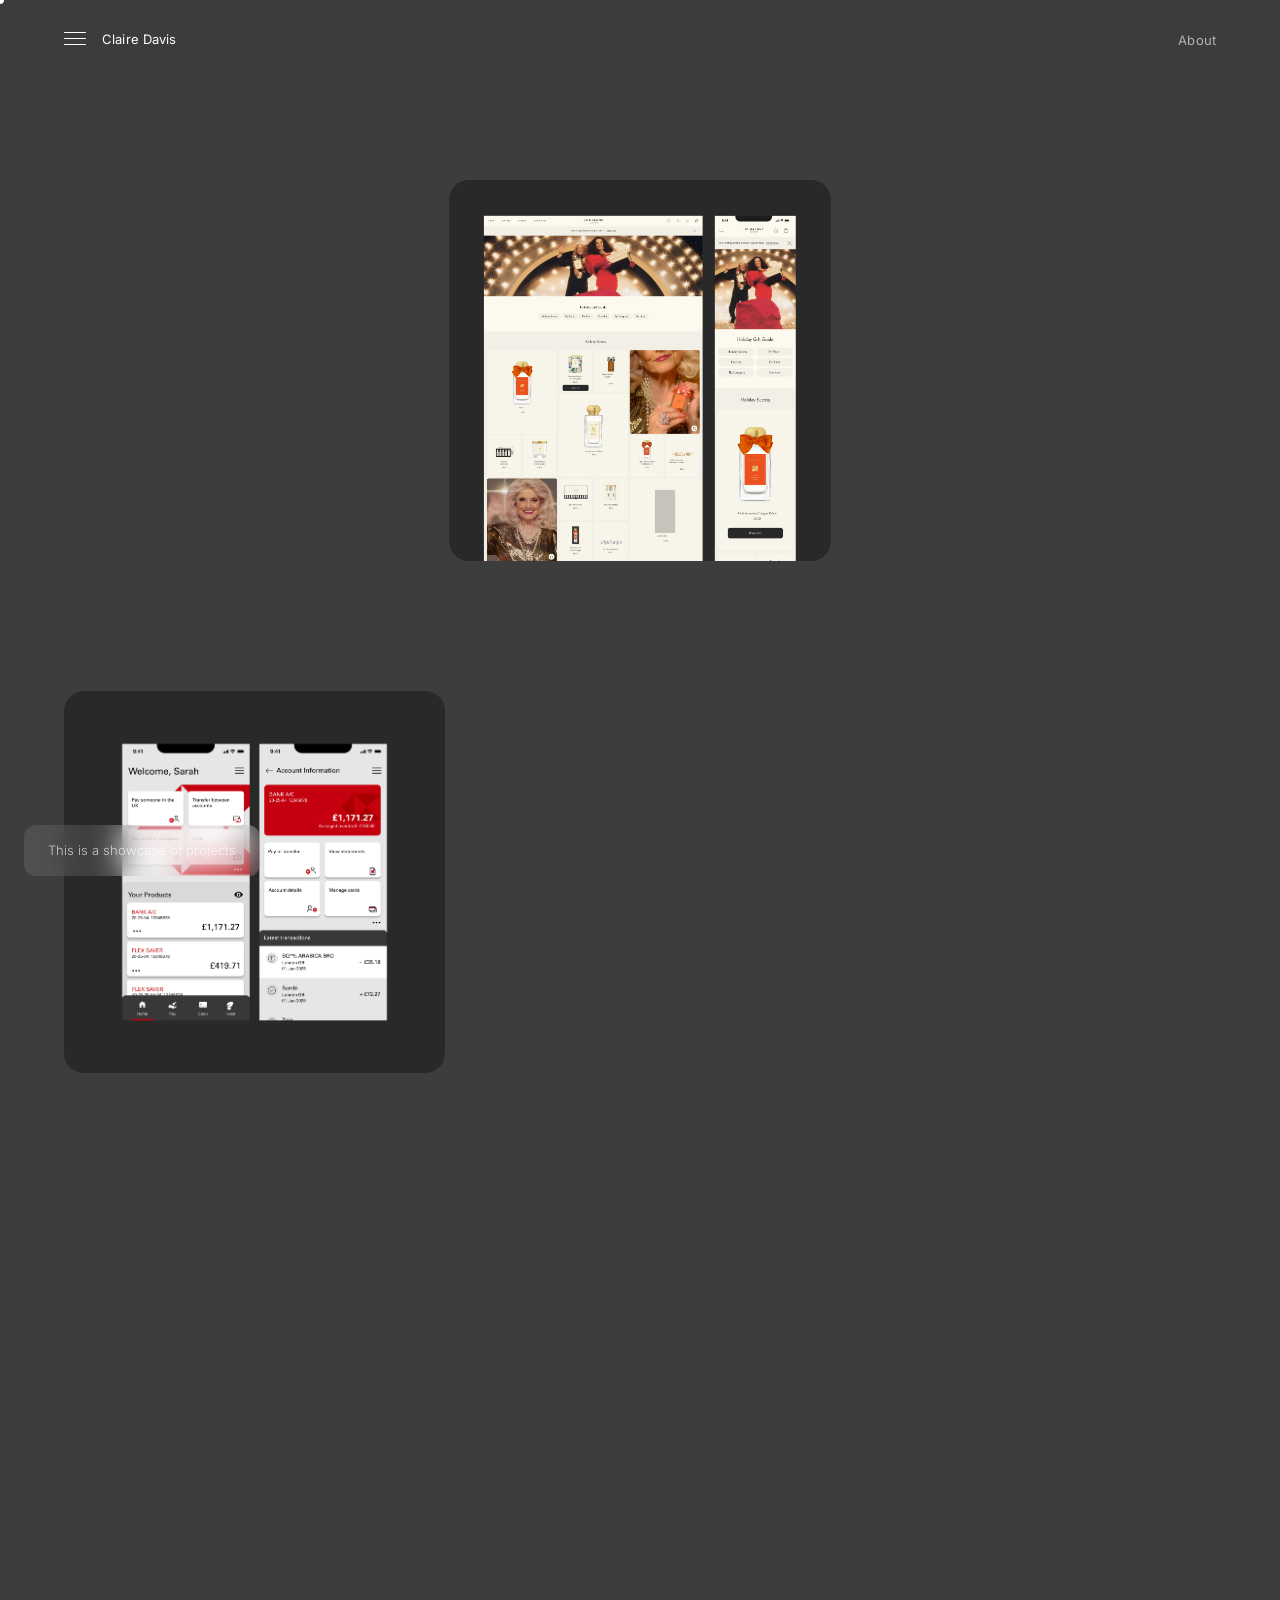
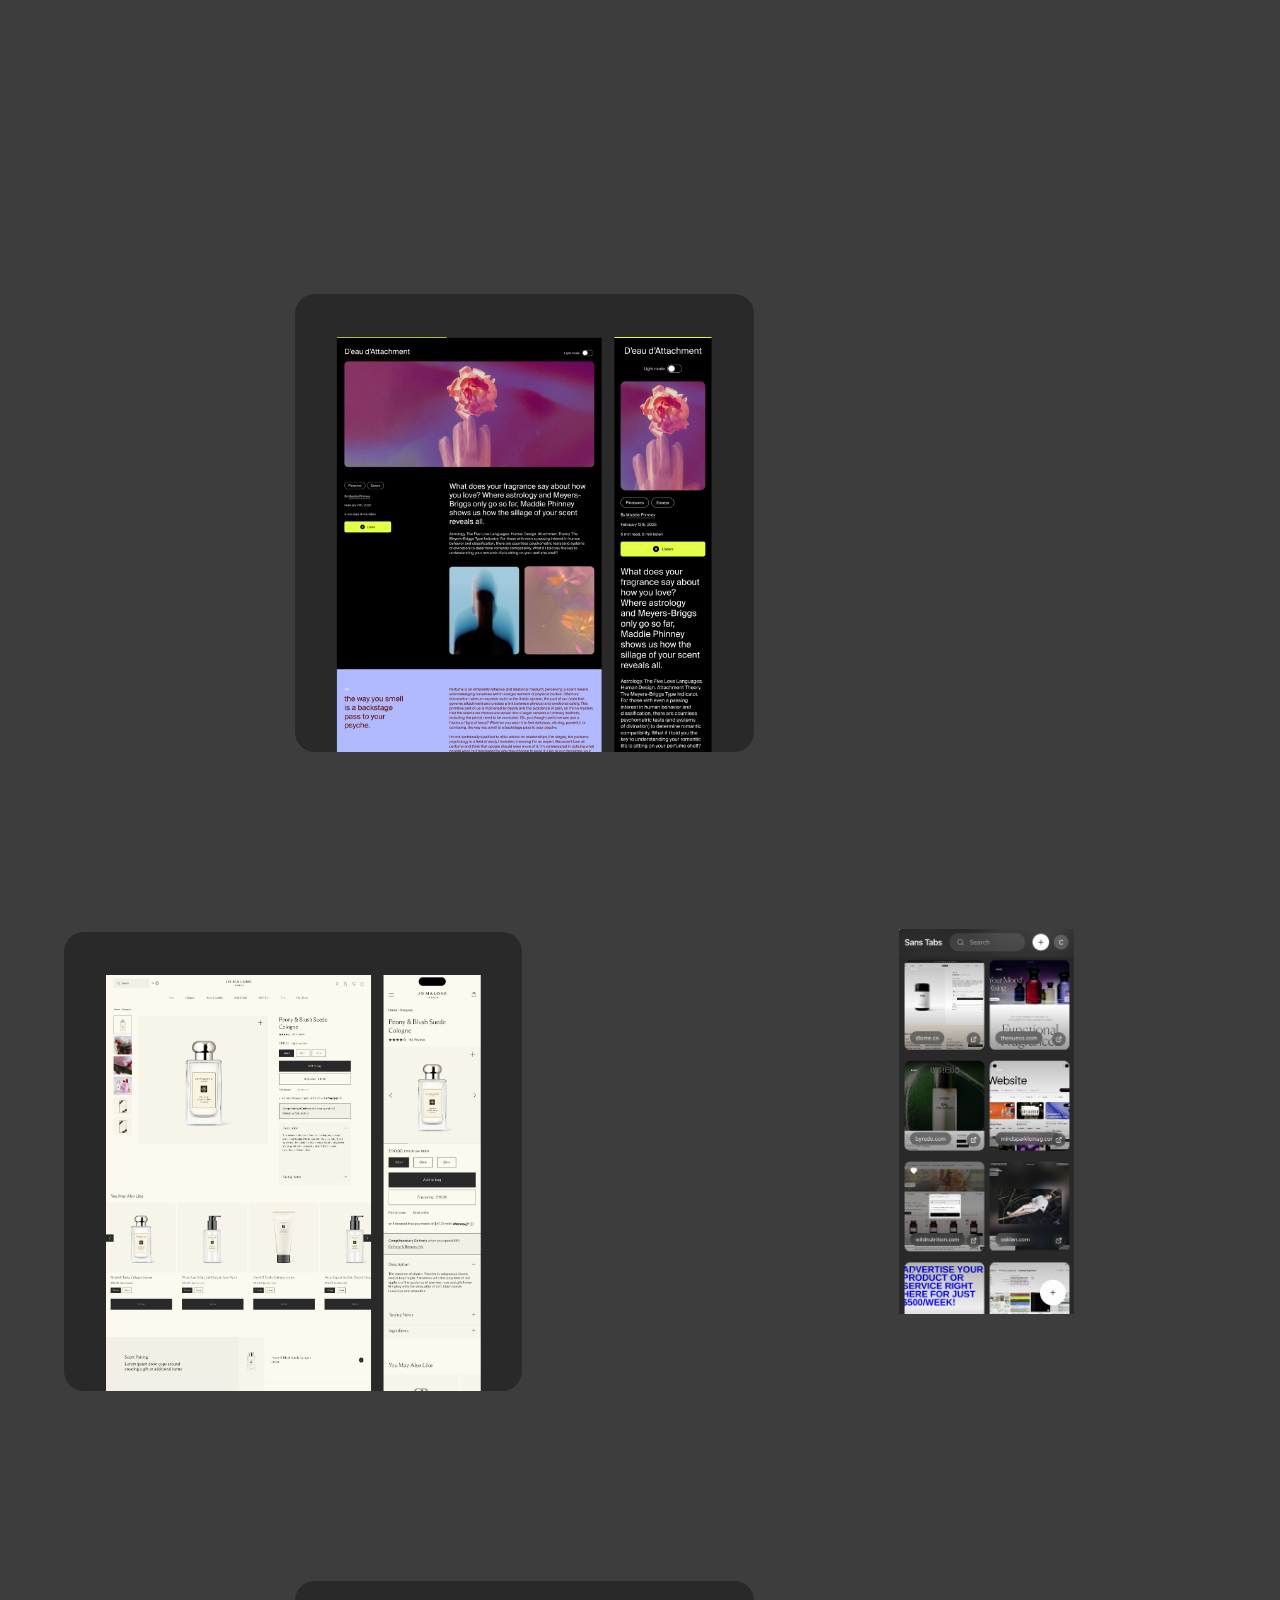
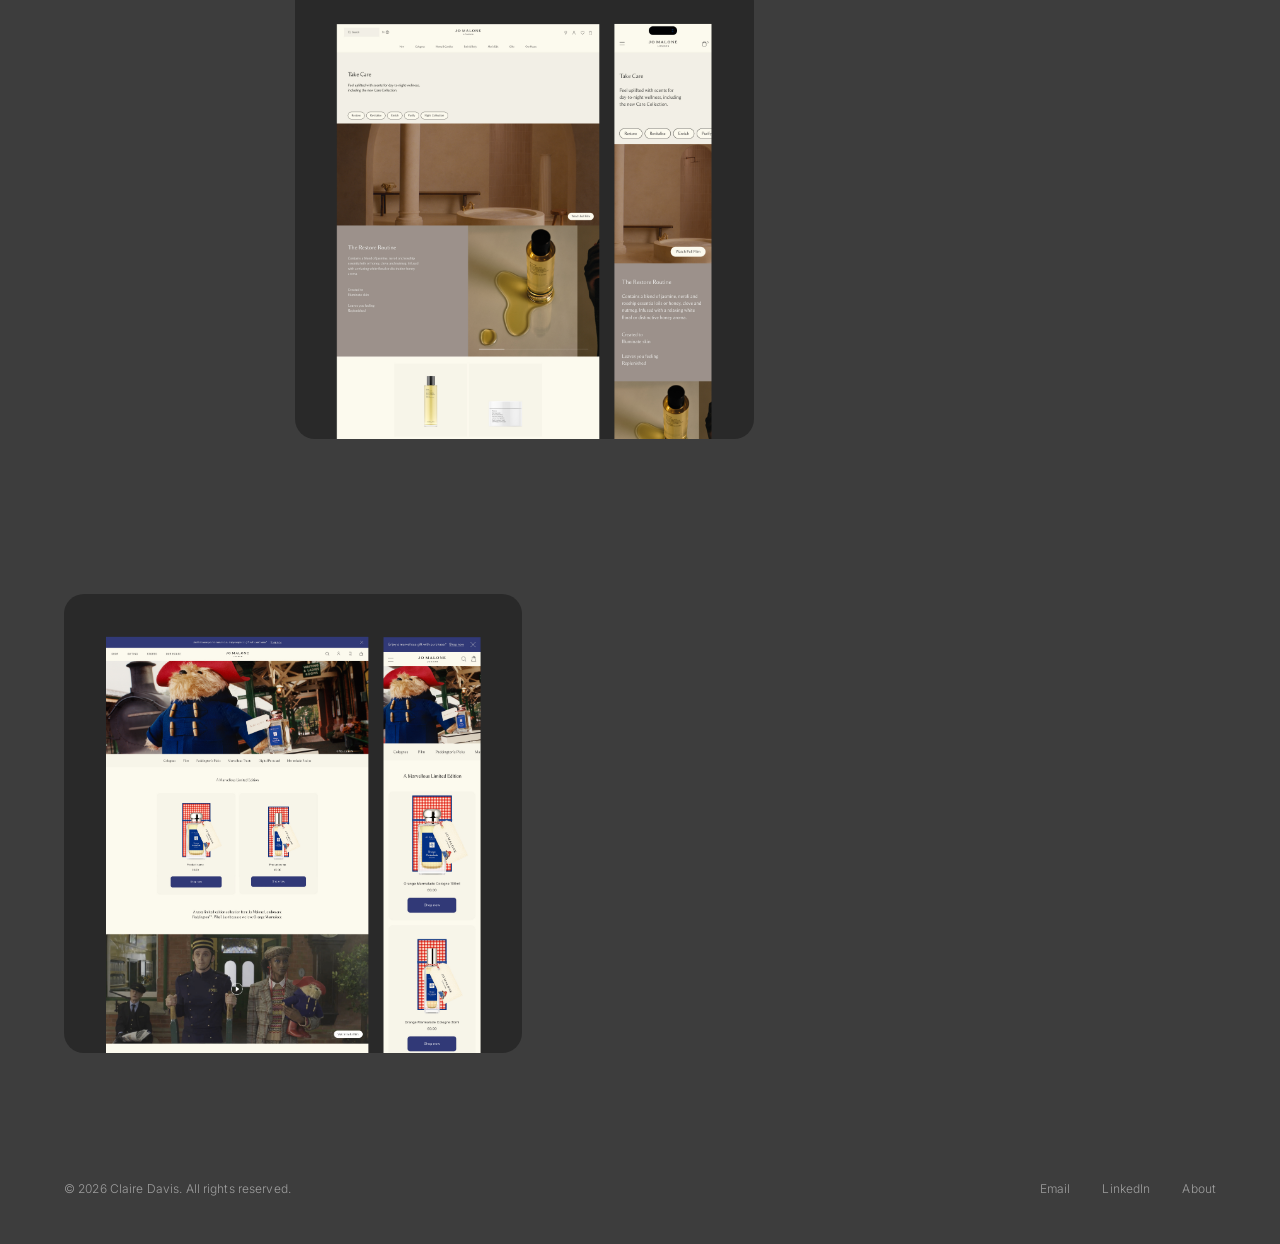
<file: studio.html>
<!DOCTYPE html>
<html lang="en">
<head>
  <!-- Google tag (gtag.js) -->
  <script async src="https://www.googletagmanager.com/gtag/js?id=G-VD87P00C9Z"></script>
  <script>
    window.dataLayer = window.dataLayer || [];
    function gtag(){dataLayer.push(arguments);}
    gtag('js', new Date());
    gtag('config', 'G-VD87P00C9Z');
  </script>
  <meta charset="UTF-8" />
  <meta name="viewport" content="width=device-width, initial-scale=1.0" />
  <title>Studio, Claire Davis</title>
  <meta name="description" content="A showcase of creative projects and experiments." />
  <link rel="stylesheet" href="css/style.css?v=6" />
  <style>
    body { background: #3d3d3d; --bg: #3d3d3d; }

    /* Immersive scroll-snap */
    html {
      scroll-snap-type: y proximity;
      scroll-behavior: smooth;
    }

    /* Invert nav */
    .nav {
      background: rgba(61, 61, 61, 0.75) !important;
    }
    .nav__logo { color: #fff !important; }
    .nav__toggle-line { background: #fff !important; }
    .nav__links a { color: rgba(255,255,255,0.6) !important; }
    .nav__links a:hover { color: #fff !important; }
    .nav__links a.active { color: #fff !important; }

    /* Invert footer */
    .footer__copy { color: rgba(255,255,255,0.5) !important; }
    .footer__links a { color: rgba(255,255,255,0.5) !important; }
    .footer__links a:hover { color: #fff !important; }

    /* Invert cursor */
    .cursor__dot { background: #fff !important; }

    /* Invert dropdown */
    .nav__dropdown { background: rgba(61, 61, 61, 0.95) !important; }
    .nav__dropdown a { color: rgba(255,255,255,0.6) !important; }
    .nav__dropdown a:hover { color: #fff !important; }

    /* Top grid, 3 columns */
    .playground-grid--top {
      display: grid;
      grid-template-columns: repeat(3, 1fr);
      gap: 60px 4px;
      padding: 80px var(--gutter) 0;
      align-items: start;
      min-height: 100vh;
      padding-bottom: 80px;
      scroll-snap-align: start;
    }

    .playground-grid--top .playground-grid__item:nth-child(1)  { margin-top: 0; }
    .playground-grid--top .playground-grid__item:nth-child(2)  { margin-top: 100px; }
    .playground-grid--top .playground-grid__item:nth-child(3)  { margin-top: 40px; }
    .playground-grid--top .playground-grid__item:nth-child(4)  { margin-top: 70px; }
    .playground-grid--top .playground-grid__item:nth-child(5)  { margin-top: 0; }
    .playground-grid--top .playground-grid__item:nth-child(6)  { margin-top: 120px; }
    .playground-grid--top .playground-grid__item:nth-child(7)  { margin-top: 30px; }
    .playground-grid--top .playground-grid__item:nth-child(8)  { margin-top: 90px; }
    .playground-grid--top .playground-grid__item:nth-child(9)  { margin-top: 0; }

    /* Bottom grid, 5 columns */
    .playground-grid--bottom {
      display: grid;
      grid-template-columns: repeat(5, 1fr);
      gap: 60px 4px;
      padding: 60px var(--gutter) 0;
      align-items: start;
      min-height: 100vh;
      padding-bottom: 80px;
      scroll-snap-align: start;
    }

    .playground-grid--bottom .playground-grid__item:nth-child(1)  { margin-top: 30px; }
    .playground-grid--bottom .playground-grid__item:nth-child(2)  { margin-top: 100px; }
    .playground-grid--bottom .playground-grid__item:nth-child(3)  { margin-top: 10px; }
    .playground-grid--bottom .playground-grid__item:nth-child(4)  { margin-top: 60px; }
    .playground-grid--bottom .playground-grid__item:nth-child(5)  { margin-top: 120px; }
    .playground-grid--bottom .playground-grid__item:nth-child(6)  { margin-top: 0; }
    .playground-grid--bottom .playground-grid__item:nth-child(7)  { margin-top: 80px; }
    .playground-grid--bottom .playground-grid__item:nth-child(8)  { margin-top: 50px; }
    .playground-grid--bottom .playground-grid__item:nth-child(9)  { margin-top: 130px; }
    .playground-grid--bottom .playground-grid__item:nth-child(10) { margin-top: 15px; }
    .playground-grid--bottom .playground-grid__item:nth-child(11) { margin-top: 95px; }
    .playground-grid--bottom .playground-grid__item:nth-child(12) { margin-top: 45px; }

    .playground-grid__item {
      position: relative;
      overflow: hidden;
      aspect-ratio: 1;
      border-radius: var(--radius-lg);
    }

    /* Varied transition durations for organic feel */
    .playground-grid__item:nth-child(even) { transition-duration: 1.1s; }
    .playground-grid__item:nth-child(3n) { transition-duration: 1.3s; }


    .playground-grid__item video {
      width: 100%;
      height: 100%;
      object-fit: cover;
      display: block;
    }

    .playground-grid__item--scaled video {
      width: auto;
      height: 100%;
      max-width: 100%;
      object-fit: contain;
      margin: 0 auto;
      border-radius: 8px;
      padding: 8%;
    }

    .playground-grid__item img {
      width: 100%;
      height: 100%;
      object-fit: cover;
      display: block;
    }

    .playground-grid__item--wide {
      grid-column: span 2;
    }

    .playground-grid__item--contain img {
      object-fit: contain;
      padding: 8%;
    }

    /* Sticky info box */
    .playground-info {
      position: fixed;
      bottom: 24px;
      left: 24px;
      z-index: 99;
      background: rgba(255, 255, 255, 0.1);
      backdrop-filter: blur(16px);
      -webkit-backdrop-filter: blur(16px);
      border-radius: 12px;
      padding: 16px 24px;
      color: rgba(255, 255, 255, 0.7);
      font-size: 0.8125rem;
      font-weight: 300;
      line-height: 1.5;
      max-width: 280px;
    }

    @media (max-width: 768px) {
      .playground-grid--top,
      .playground-grid--bottom {
        grid-template-columns: repeat(2, 1fr);
      }
      .playground-info {
        bottom: 16px;
        left: 16px;
        right: 16px;
        max-width: none;
      }
    }
  </style>
</head>
<body>

  <!-- Nav -->
  <nav class="nav">
    <div class="nav__bar">
      <div class="nav__left">
        <button class="nav__toggle" aria-label="Menu">
          <span class="nav__toggle-line"></span>
          <span class="nav__toggle-line"></span>
          <span class="nav__toggle-line"></span>
        </button>
        <a class="nav__logo" href="index.html">Claire Davis</a>
      </div>
      <ul class="nav__links">
        <li><a href="about.html">About</a></li>
      </ul>
    </div>
    <ul class="nav__dropdown">
      <li><a href="index.html">Home</a></li>
      <li><a href="project-07.html">Connect Wearables</a></li>
      <li><a href="project-05.html">Healf App</a></li>
      <li><a href="project-06.html">Spurr App</a></li>
      <li><a href="project-01.html">PDP Optimisation</a></li>
      <li><a href="project-02.html">Customisation Tool</a></li>
      <li><a href="project-04.html">Vibe Coding</a></li>
    </ul>


  </nav>

  <!-- Top grid, 3 columns -->
  <div class="playground-grid--top" data-stagger>
    <div class="playground-grid__item playground-grid__item--scaled reveal">
      <video src="videos/Playground_page/jo_malonie.mp4" autoplay loop muted playsinline></video>
    </div>
    <div class="playground-grid__item reveal">
      <img src="videos/Playground_page/Christmas.jpg" alt="Christmas campaign" />
    </div>
    <div class="playground-grid__item playground-grid__item--scaled reveal">
      <video src="videos/Playground_page/PDP_v2.mp4" autoplay loop muted playsinline></video>
    </div>

    <div class="playground-grid__item reveal">
      <img src="videos/Playground_page/Hsbc 1.jpg" alt="HSBC design" />
    </div>
    <div class="playground-grid__item playground-grid__item--scaled reveal">
      <video src="videos/Playground_page/Stamp.mp4" autoplay loop muted playsinline></video>
    </div>
    <div class="playground-grid__item reveal">
      <video src="videos/Playground_page/preview_BG.mp4" autoplay loop muted playsinline></video>
    </div>

    <div class="playground-grid__item playground-grid__item--scaled reveal">
      <video src="videos/Playground_page/Write.mp4" autoplay loop muted playsinline></video>
    </div>
    <div class="playground-grid__item reveal">
      <video src="videos/Playground_page/message_BG.mp4" autoplay loop muted playsinline></video>
    </div>
    <div class="playground-grid__item playground-grid__item--scaled reveal">
      <video src="videos/Playground_page/Custo-vid-1.mp4" autoplay loop muted playsinline></video>
    </div>
  </div>

  <!-- Bottom grid, 5 columns -->
  <div class="playground-grid--bottom" data-stagger>
    <div class="playground-grid__item playground-grid__item--scaled reveal">
      <video src="videos/Playground_page/Scent_finder_AI.mp4" autoplay loop muted playsinline></video>
    </div>
    <div class="playground-grid__item playground-grid__item--wide reveal">
      <img src="videos/Playground_page/Feeld 1.jpg" alt="Feeld design" />
    </div>
    <div class="playground-grid__item playground-grid__item--scaled reveal">
      <video src="videos/Playground_page/Swipe_Pic.mp4" autoplay loop muted playsinline></video>
    </div>
    <div class="playground-grid__item playground-grid__item--scaled reveal">
      <video src="videos/Playground_page/pads_1.mp4" autoplay loop muted playsinline></video>
    </div>

    <div class="playground-grid__item playground-grid__item--wide reveal">
      <img src="videos/Playground_page/PDP_Image.jpg" alt="PDP design" />
    </div>
    <div class="playground-grid__item playground-grid__item--scaled reveal">
      <video src="videos/Playground_page/Custo-vid-2.mp4" autoplay loop muted playsinline></video>
    </div>
    <div class="playground-grid__item playground-grid__item--wide playground-grid__item--contain reveal">
      <img src="videos/Playground_page/Sans.png" alt="Sans design" />
    </div>

    <div class="playground-grid__item reveal">
      <video src="videos/Playground_page/preview_2_BG.mp4" autoplay loop muted playsinline></video>
    </div>
    <div class="playground-grid__item playground-grid__item--wide reveal">
      <img src="videos/Playground_page/Care.jpg" alt="Care design" />
    </div>
    <div class="playground-grid__item playground-grid__item--scaled reveal">
      <video src="videos/Playground_page/Scents_v2.mp4" autoplay loop muted playsinline></video>
    </div>
    <div class="playground-grid__item playground-grid__item--wide reveal">
      <img src="videos/Playground_page/Pads.jpg" alt="Pads design" />
    </div>
  </div>

  <!-- Sticky info box -->
  <div class="playground-info">
    This is a showcase of projects
  </div>

  <!-- Footer -->
  <footer class="footer">
    <div class="footer__inner container">
      <p class="footer__copy">&copy; 2026 Claire Davis. All rights reserved.</p>
      <div class="footer__links">
        <a href="mailto:c_e_davis162@hotmail.co.uk">Email</a>
        <a href="https://www.linkedin.com/in/claire-davis-design" target="_blank">LinkedIn</a>
        <a href="about.html">About</a>
      </div>
    </div>
  </footer>

  <script src="js/main.js?v=2"></script>
</body>
</html>
</file>
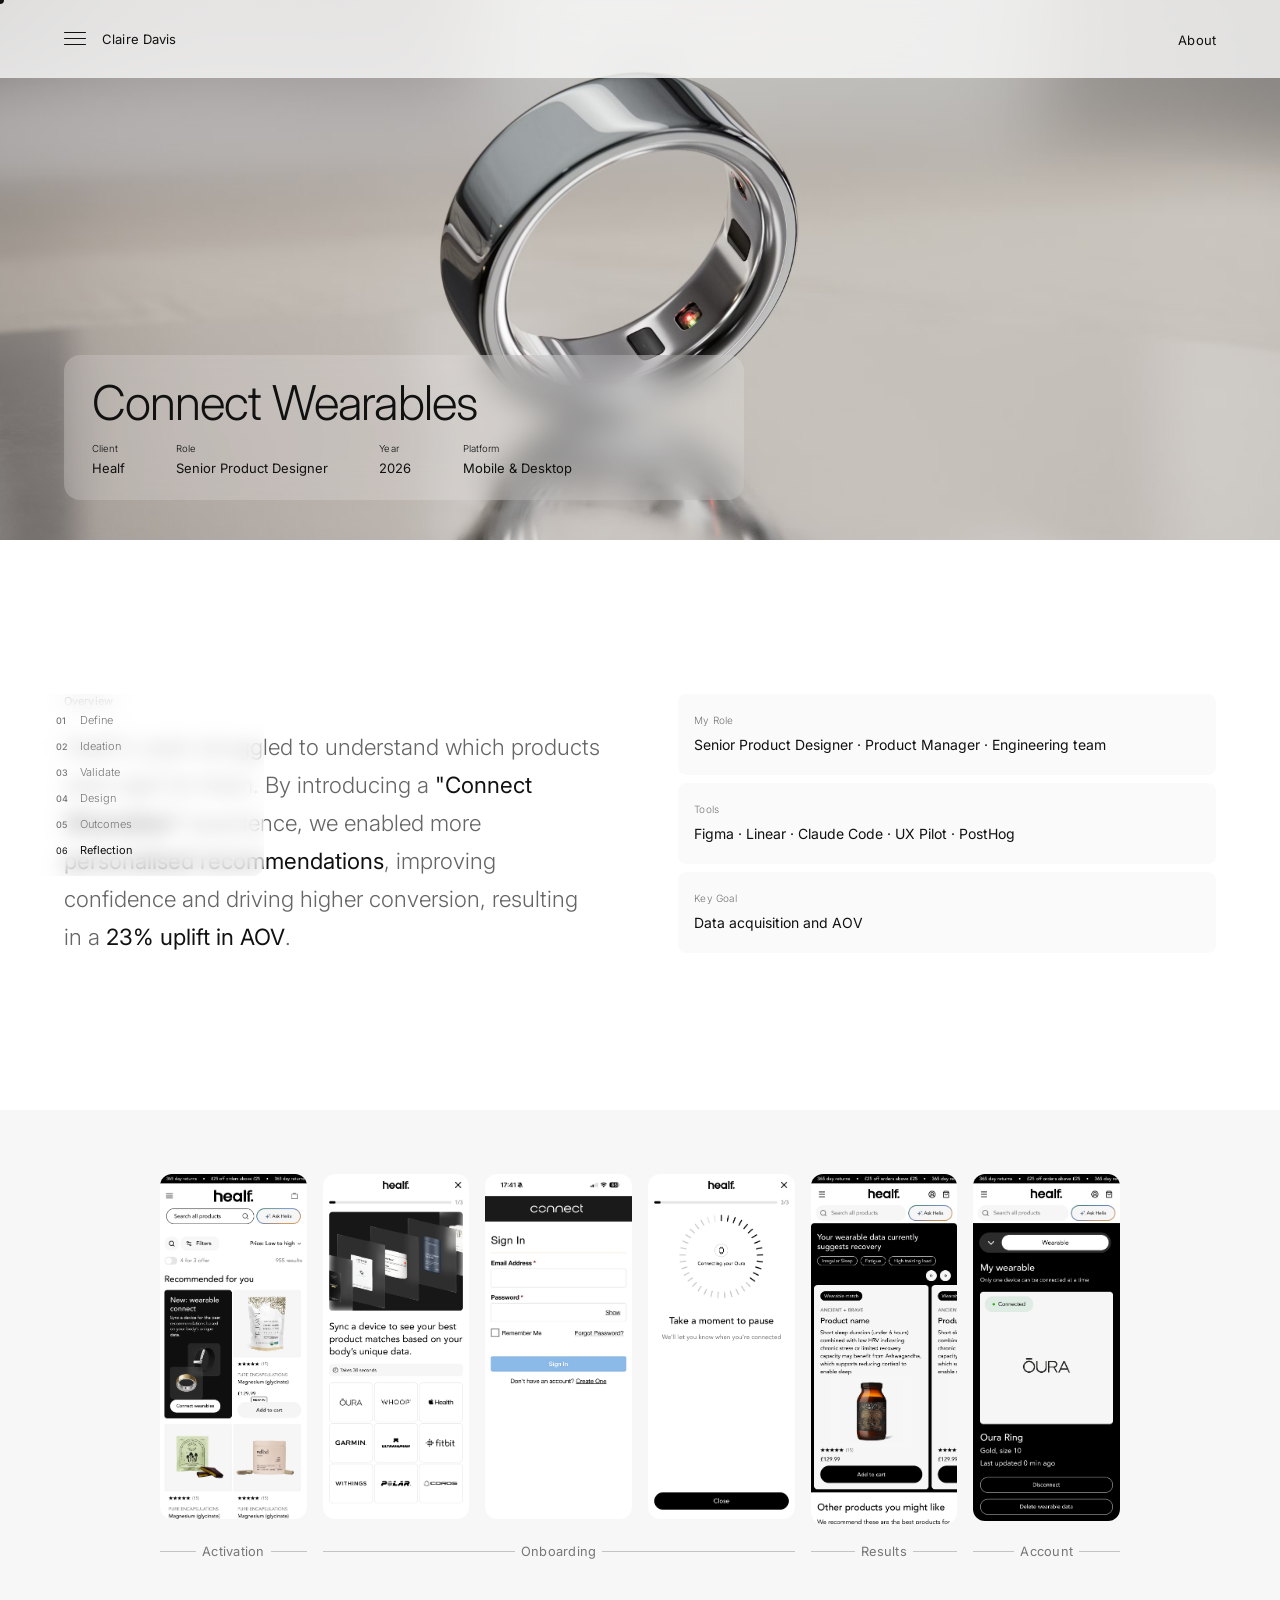
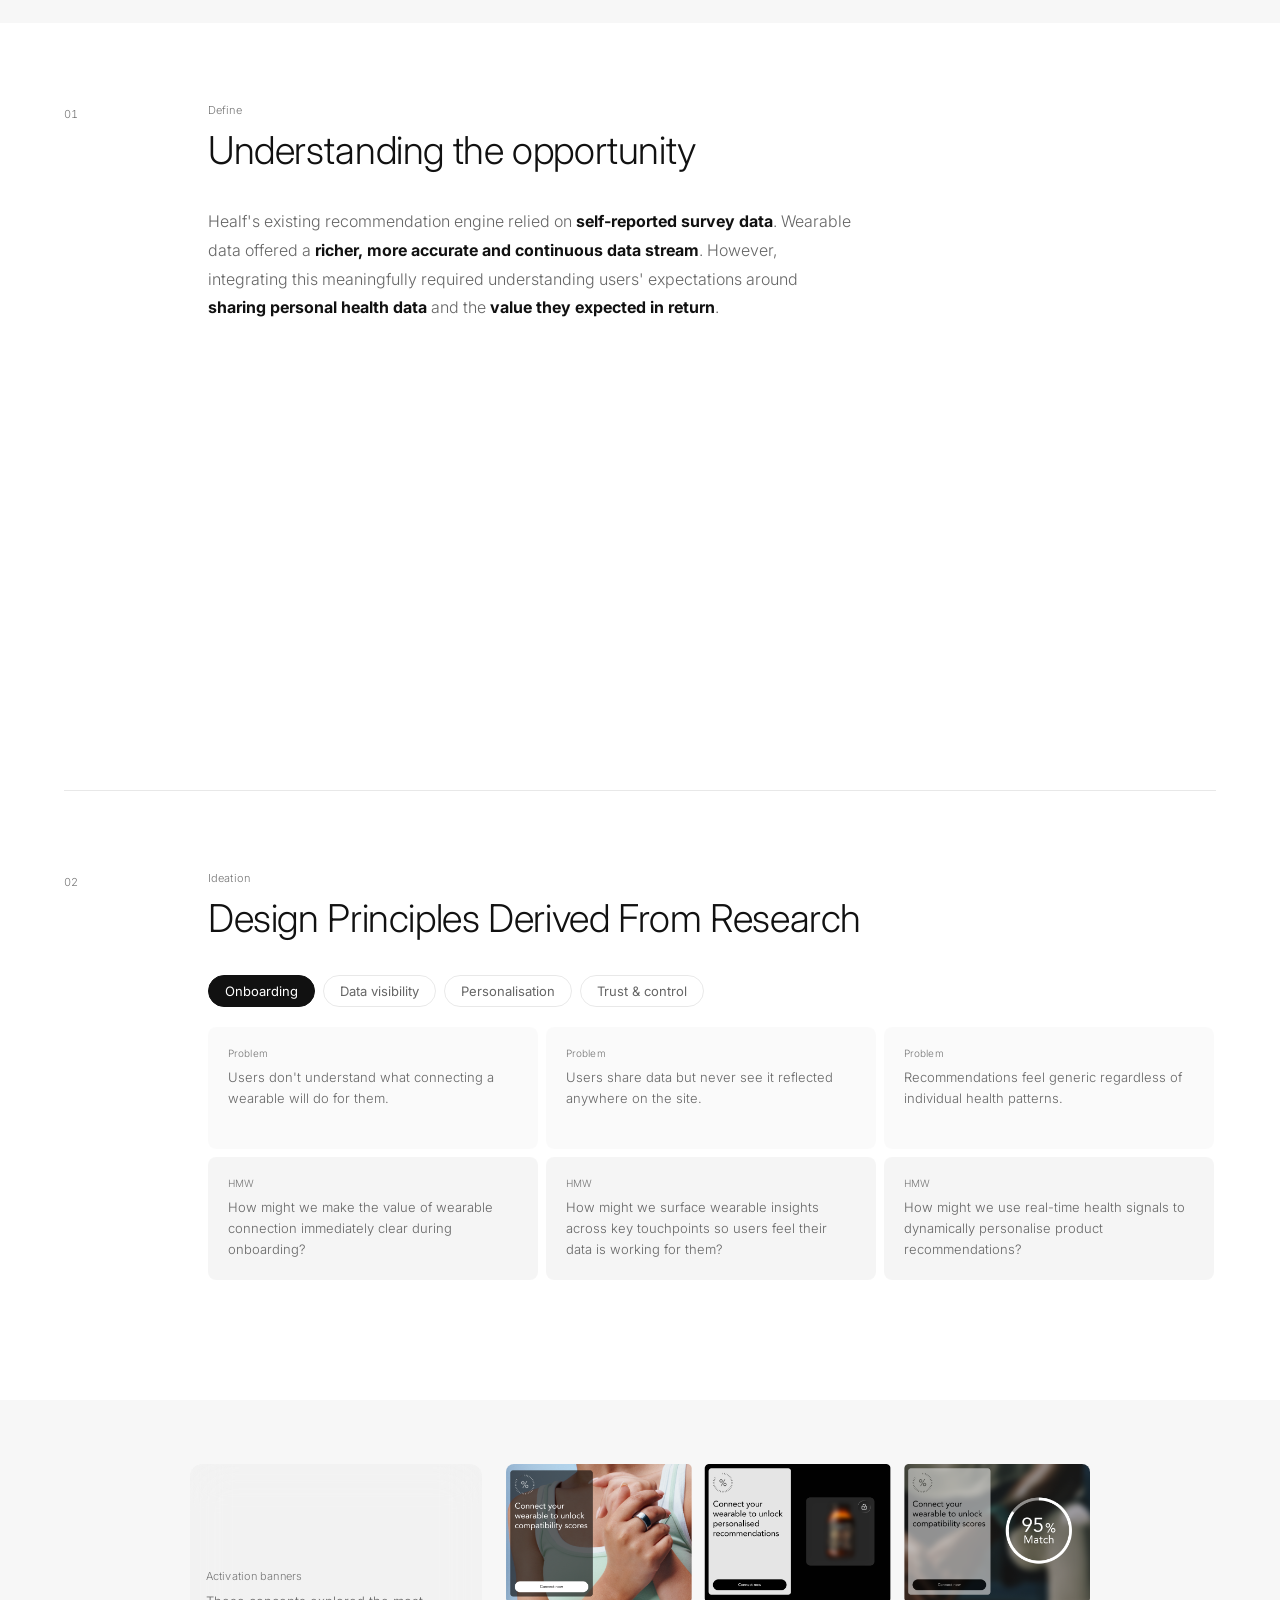
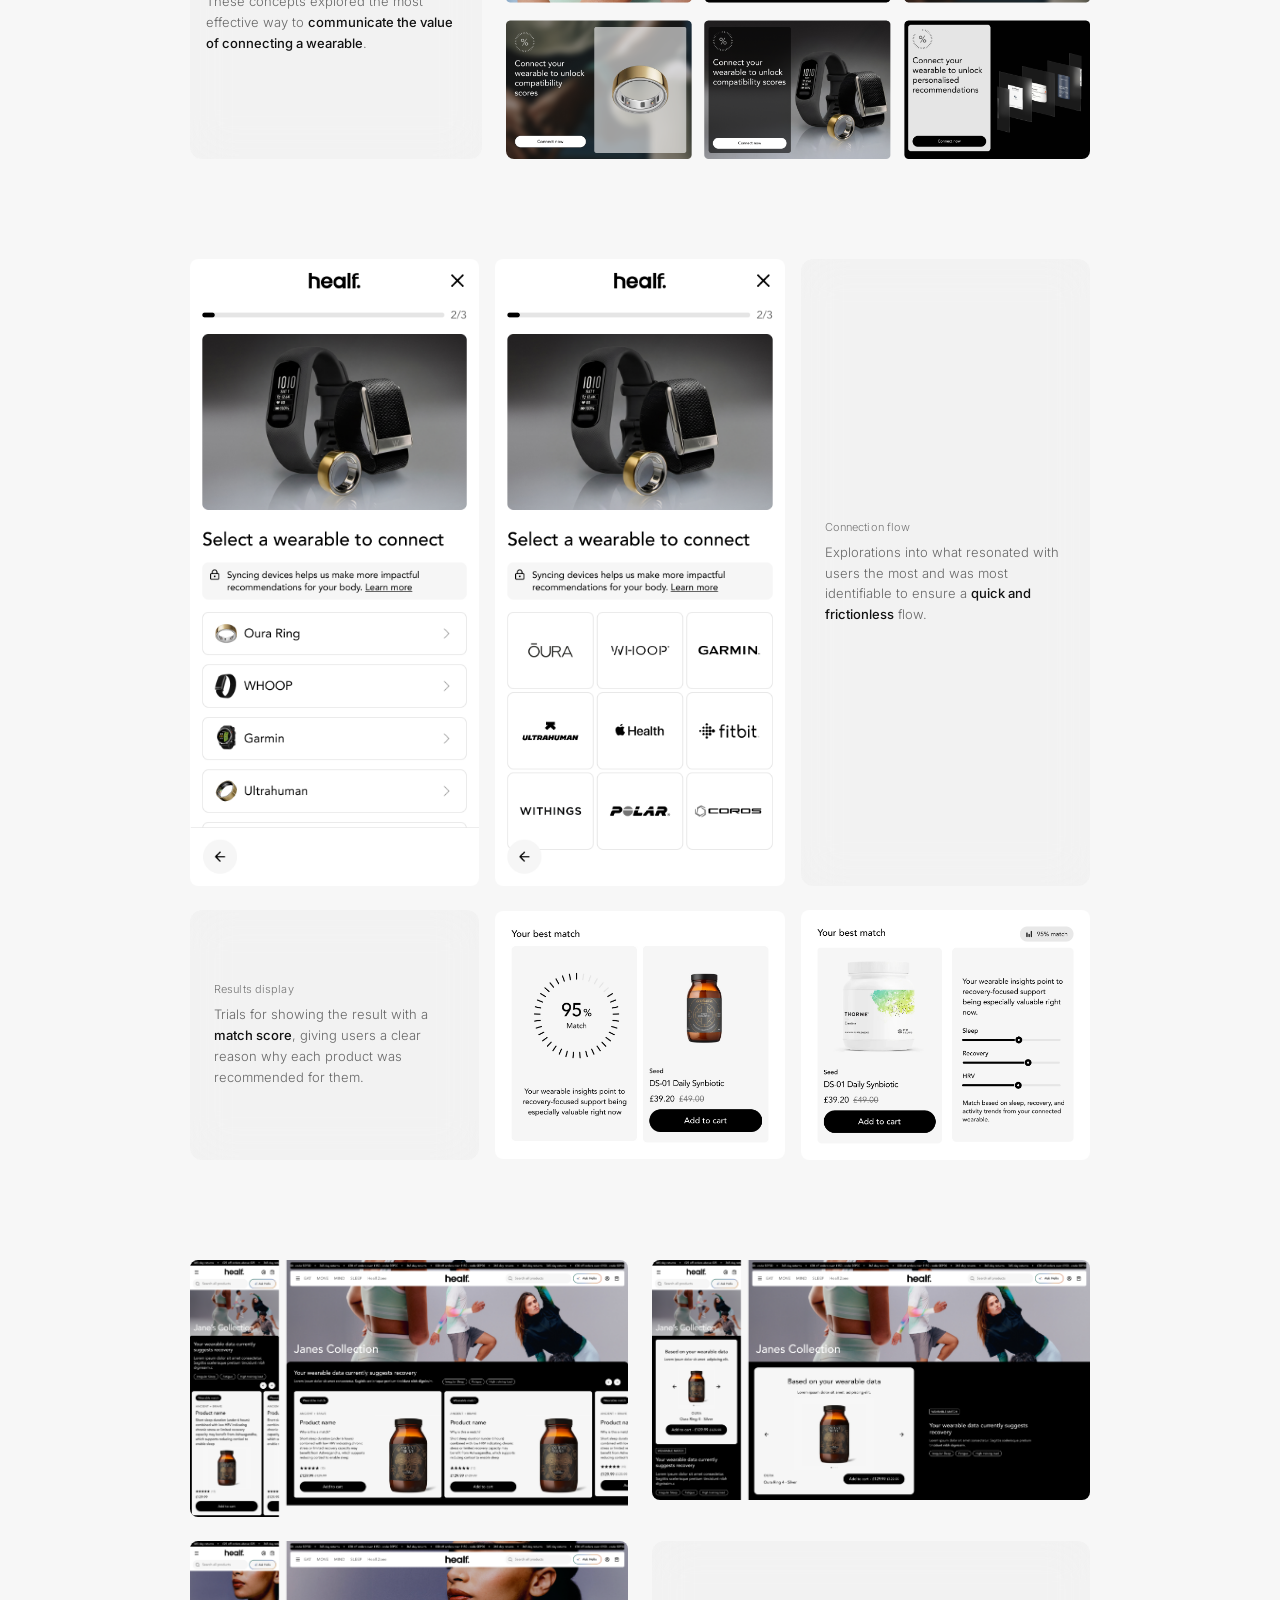
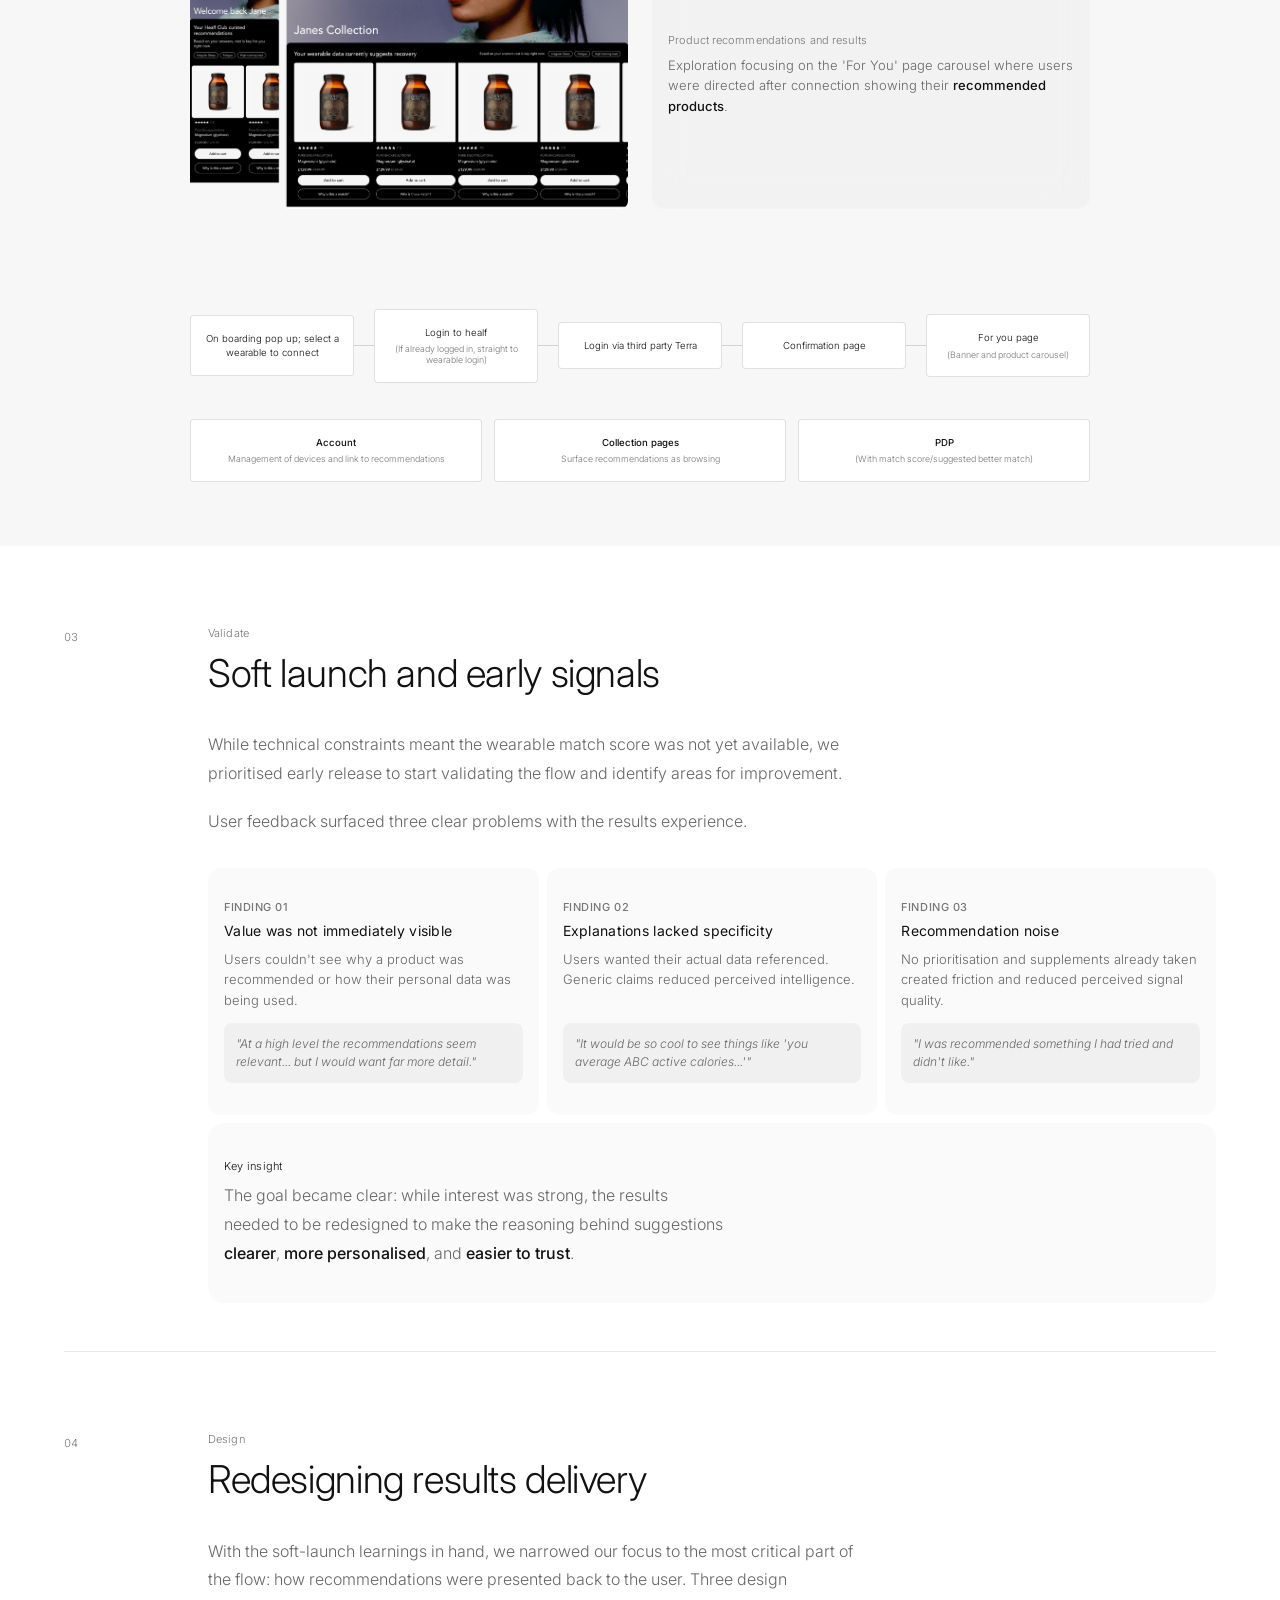
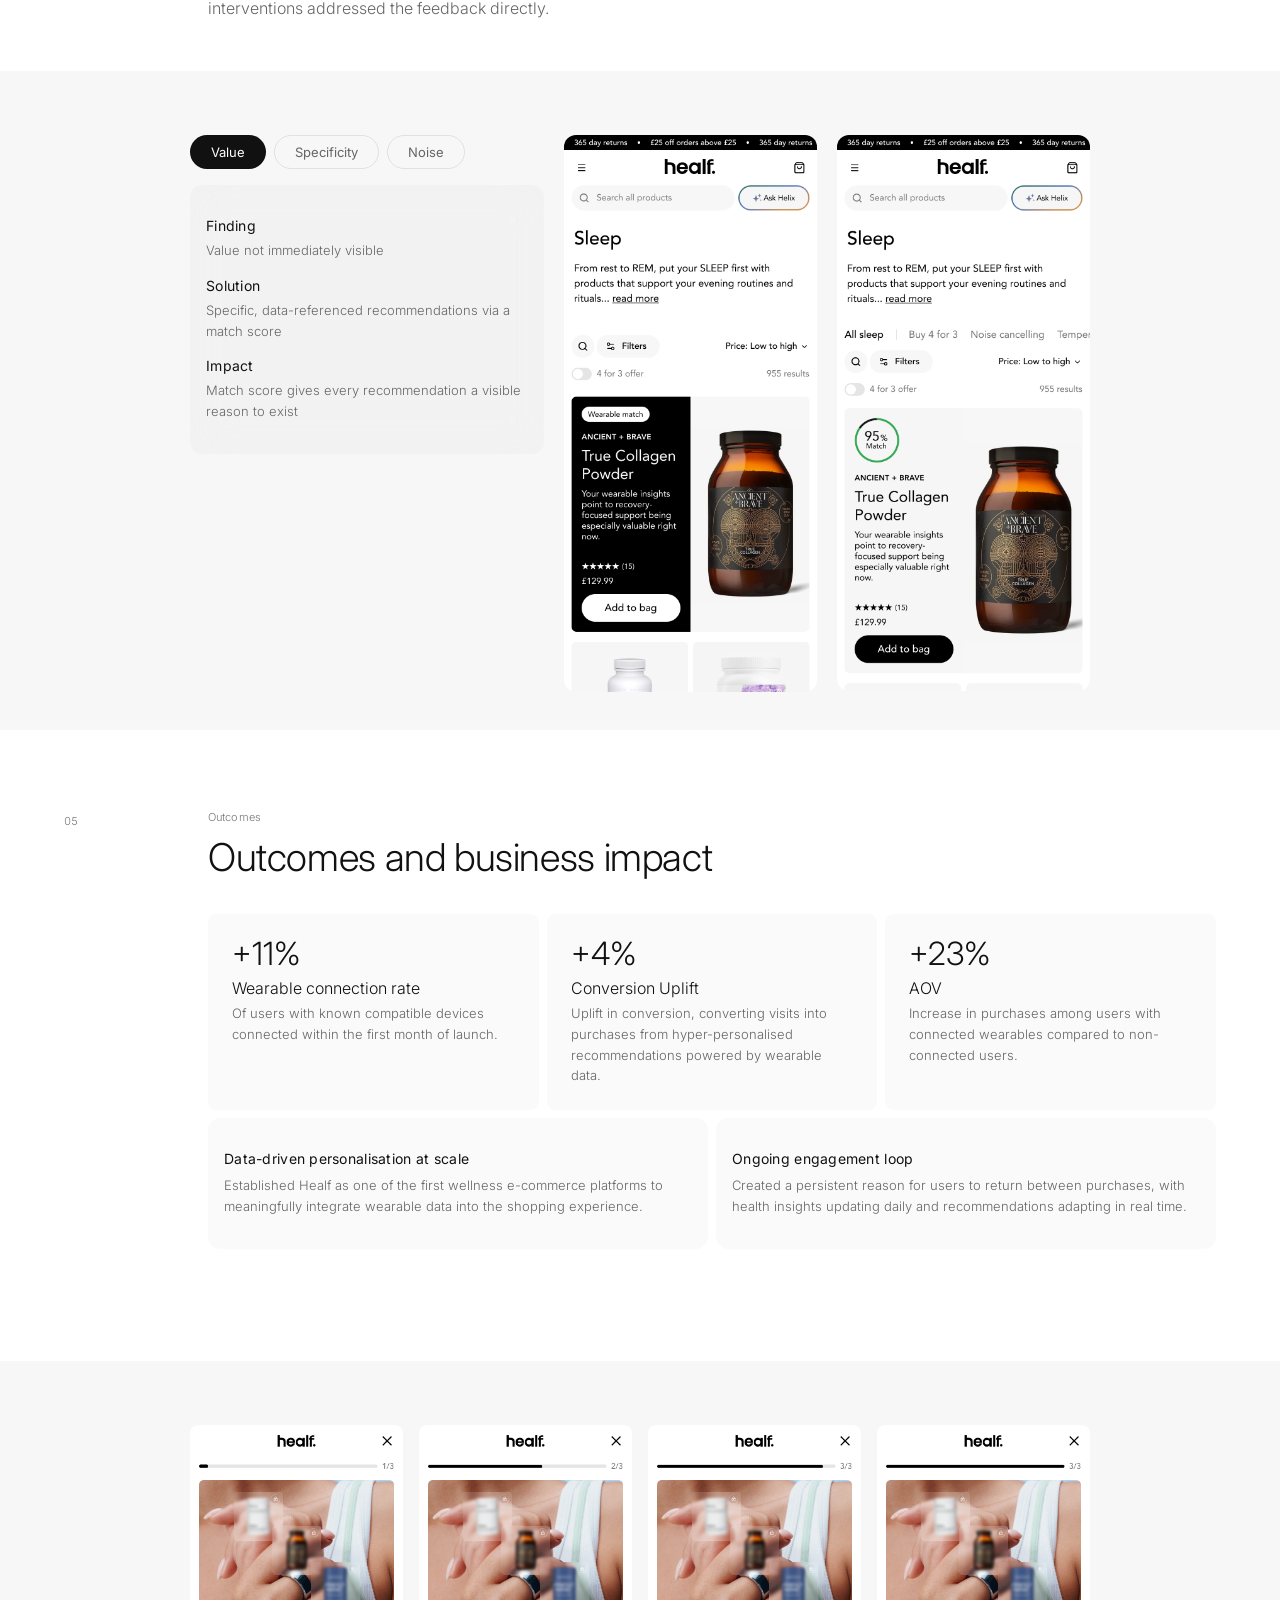
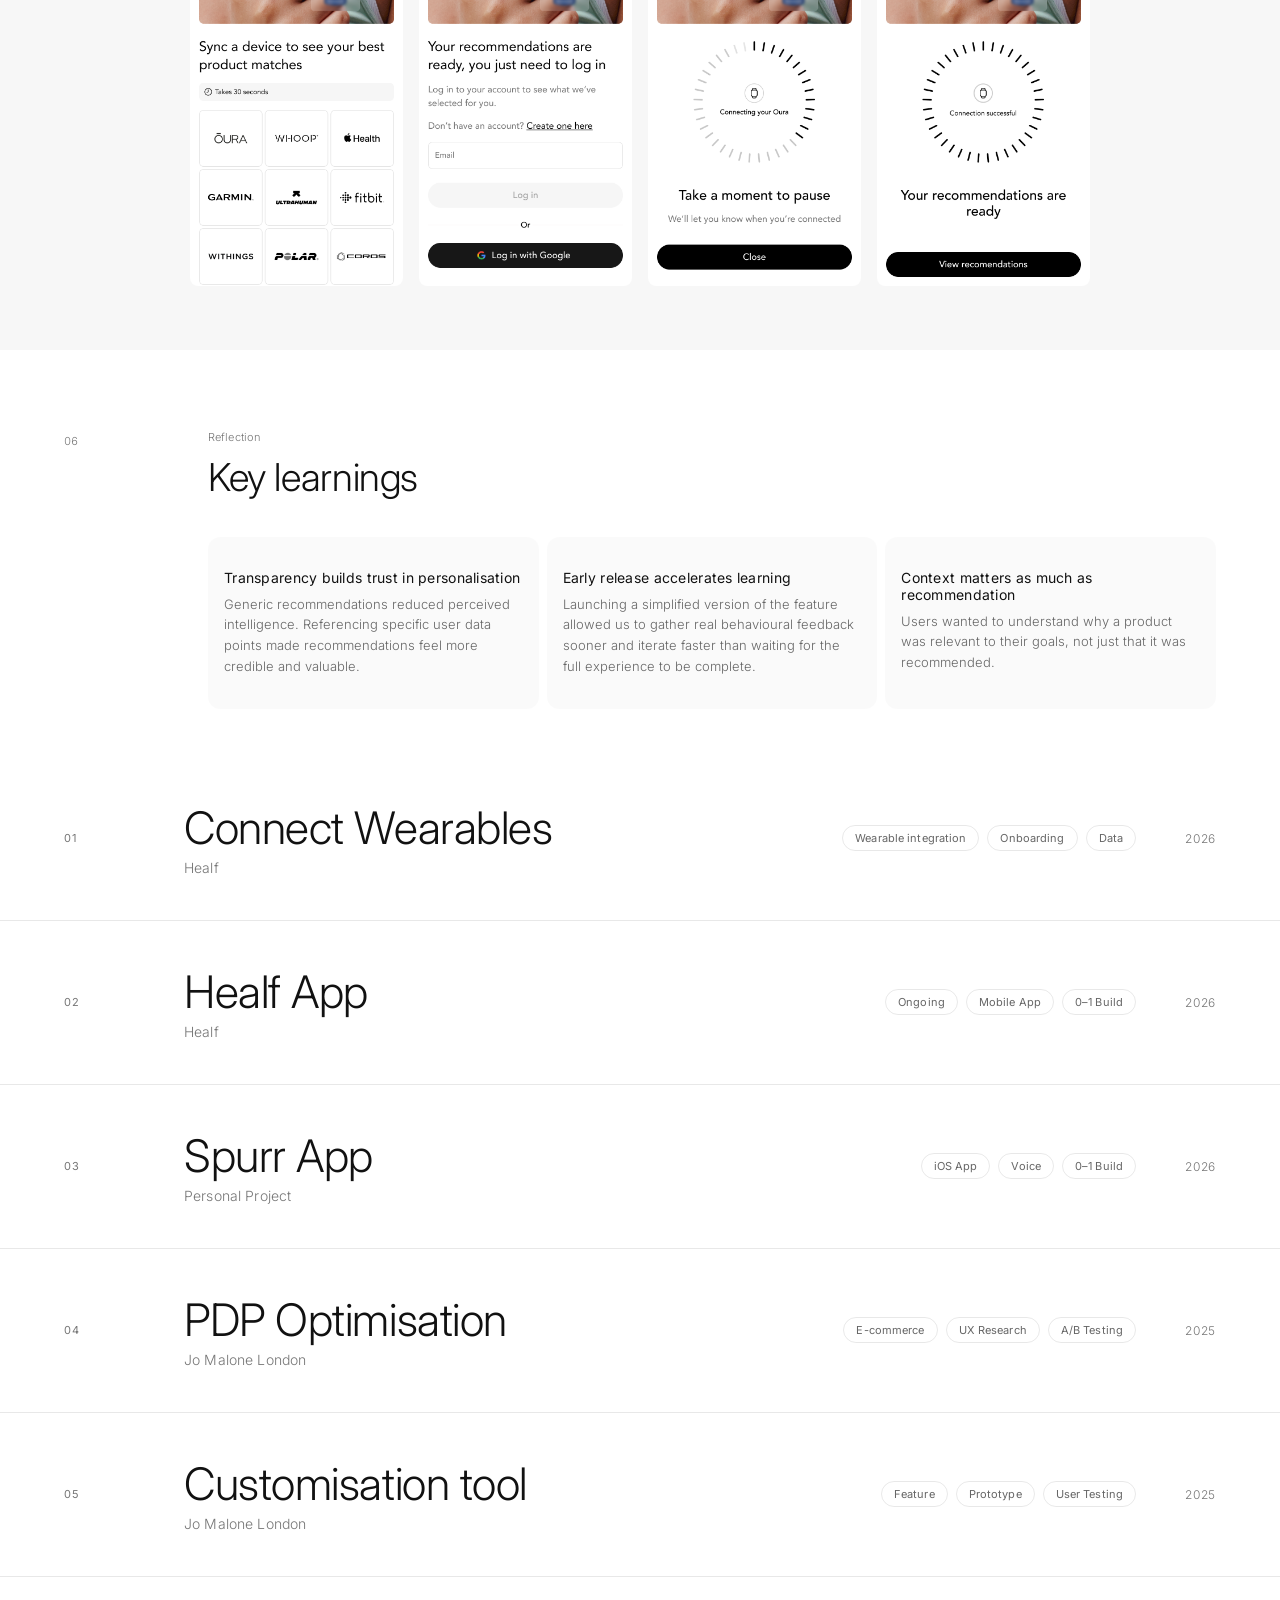
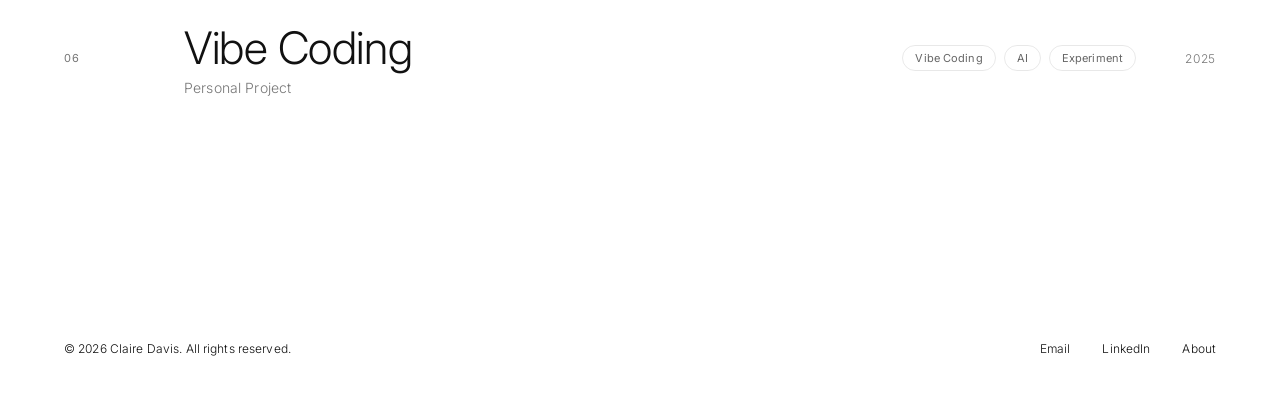
<file: archive/project-03.html>
<!DOCTYPE html>
<html lang="en">
<head>
  <!-- Google tag (gtag.js) -->
  <script async src="https://www.googletagmanager.com/gtag/js?id=G-VD87P00C9Z"></script>
  <script>
    window.dataLayer = window.dataLayer || [];
    function gtag(){dataLayer.push(arguments);}
    gtag('js', new Date());
    gtag('config', 'G-VD87P00C9Z');
  </script>
  <meta charset="UTF-8" />
  <meta name="viewport" content="width=device-width, initial-scale=1.0" />
  <title>Connect Wearables – Claire Davis</title>
  <meta name="description" content="Integrating wearable health data into the Healf ecosystem to personalise product recommendations and deepen user engagement." />
  <link rel="stylesheet" href="../css/style.css?v=7" />
  <style>
    /* ── Scroll progress ── */
    .scroll-progress {
      position: fixed;
      top: 0; left: 0;
      width: 100%; height: 1px;
      background: rgba(255, 255, 255, 0.5);
      transform: scaleX(0);
      transform-origin: left;
      z-index: 200;
      transition: transform 0.05s linear;
    }

    /* ── Full-bleed hero overrides ── */
    .project-hero {
      padding-top: 0;
      display: block;
      position: relative;
      min-height: 60vh;
    }
    .project-hero__visual--p03 {
      position: absolute !important;
      inset: 0 !important;
      margin: 0 !important;
      border-radius: 0 !important;
      min-height: unset !important;
      overflow: hidden;
    }
    .project-hero__visual--p03::after {
      content: none;
    }
    .project-hero__info {
      position: absolute !important;
      z-index: 2;
      bottom: clamp(24px, 4vw, 40px);
      left: var(--gutter);
      right: var(--gutter);
      max-width: 680px;
      display: block !important;
      background: rgba(255, 255, 255, 0.18);
      backdrop-filter: blur(16px);
      -webkit-backdrop-filter: blur(16px);
      border: none;
      border-radius: 16px;
      padding: 24px 28px;
    }
    .project-hero__title { font-size: clamp(1.75rem, 4vw, 3rem) !important; }
    .project-hero__meta-grid {
      margin-top: 16px;
    }
    .project-hero__kicker .eyebrow,
    .project-hero__title,
    .project-meta-item__label,
    .project-meta-item__value { color: var(--text-primary) !important; }

    /* Keep nav as glass while scrolling over the hero image */
    .nav.scrolled:not(.nav--past-hero) {
      background: rgba(255, 255, 255, 0.18) !important;
      border-color: rgba(255, 255, 255, 0.25) !important;
    }

    /* ── Image placeholder ── */
    .img-placeholder {
      background: var(--bg-raised);
      border: 1px dashed rgba(0,0,0,0.15);
      border-radius: 8px;
      display: flex;
      flex-direction: column;
      align-items: center;
      justify-content: center;
      gap: 8px;
      color: var(--text-muted);
      font-size: 0.625rem;
      letter-spacing: 0.06em;
    }

    .img-placeholder svg {
      opacity: 0.3;
    }

    /* ── Stat callout cards ── */
    .stat-callout {
      background: var(--surface);
      border: 1px solid var(--border);
      border-radius: var(--radius-md);
      padding: 24px 20px;
      display: flex;
      flex-direction: column;
      gap: 4px;
    }

    .stat-callout__number {
      font-size: clamp(1.5rem, 3vw, 2.25rem);
      font-weight: 300;
      color: var(--text-primary);
      line-height: 1;
    }

    .stat-callout__label {
      font-size: 0.75rem;
      font-weight: 300;
      color: var(--text-secondary);
      line-height: 1.5;
    }

    .stat-callout__context {
      font-size: 0.6875rem;
      color: var(--text-muted);
      line-height: 1.5;
      margin-top: 6px;
    }

    /* Goals grid */
    .goals-grid {
      display: grid;
      grid-template-columns: repeat(4, 1fr);
      gap: 8px;
    }

    .goal-card {
      background: var(--surface);
      border-radius: var(--radius-md);
      padding: 28px 24px 32px;
      display: flex;
      flex-direction: column;
      justify-content: flex-end;
      min-height: 140px;
    }

    .goal-card__text {
      font-size: 0.9375rem;
      font-weight: 300;
      color: var(--text-secondary);
      line-height: 1.5;
      margin: 0;
    }

    @media (max-width: 768px) {
      .goals-grid { grid-template-columns: 1fr 1fr; }
    }

    @media (max-width: 480px) {
      .goals-grid { grid-template-columns: 1fr; }
    }

    /* ── Audit findings list ── */
    .findings-list {
      list-style: none;
      display: flex;
      flex-direction: column;
    }

    .findings-list__item {
      display: grid;
      grid-template-columns: 1fr auto;
      align-items: start;
      gap: 20px;
      padding: 16px 0;
      border-top: 1px solid var(--border);
    }

    .findings-list__item:last-child { border-bottom: 1px solid var(--border); }

    .findings-list__text {
      font-size: 0.875rem;
      font-weight: 300;
      line-height: 1.6;
      color: var(--text-secondary);
    }

    .findings-list__source {
      font-size: 0.6rem;
      letter-spacing: 0.02em;
      color: var(--text-muted);
      white-space: nowrap;
      padding: 3px 8px;
      border: 1px solid var(--border);
      border-radius: 100px;
      margin-top: 16px;
      display: inline-flex;
      align-items: center;
      justify-content: center;
      line-height: 1;
    }

    /* HMW cards */
    .hmw-cards-row {
      display: grid;
      grid-template-columns: repeat(3, 1fr);
      gap: 8px;
    }

    .hmw-card {
      padding: 20px;
      border: none;
      border-radius: 8px;
      background: var(--surface);
      transition: background 0.4s ease;
      flex: 1;
    }

    .hmw-card:hover { background: var(--surface-hover); }

    /* HMW Horizontal Carousel */
    .process-block__content { min-width: 0; overflow: hidden; }
    .quotes-carousel::-webkit-scrollbar { display: none; }
    .hmw-carousel { margin-top: 32px; position: relative; overflow: hidden; }
    .hmw-carousel__tabs {
      display: flex; gap: 8px; flex-wrap: wrap; margin-bottom: 20px;
    }
    .hmw-carousel__tab {
      padding: 7px 16px; border: 1px solid var(--border); border-radius: 100px;
      background: none; cursor: pointer; font-size: 0.8125rem; font-weight: 400;
      color: var(--text-secondary); transition: all 0.2s ease; font-family: inherit;
    }
    .hmw-carousel__tab:hover { border-color: var(--border-hover); color: var(--text-primary); }
    .hmw-carousel__tab.active {
      background: var(--text-primary); color: var(--bg); border-color: var(--text-primary);
    }
    .hmw-carousel__track {
      display: flex; gap: 8px; overflow-x: auto; scroll-snap-type: x mandatory;
      -webkit-overflow-scrolling: touch; scrollbar-width: none; padding-bottom: 8px;
      scroll-behavior: smooth; align-items: stretch;
    }
    .hmw-carousel__track::-webkit-scrollbar { display: none; }
    .hmw-carousel__item {
      flex: 0 0 calc(33.333% - 6px); min-width: 280px; scroll-snap-align: start;
      display: grid; grid-template-rows: 1fr 1fr; gap: 8px;
    }

    .hmw-card__prefix {
      font-size: 0.625rem;
      letter-spacing: 0.01em;
      color: var(--text-muted);
      margin-bottom: 8px;
    }

    .hmw-card__text {
      font-size: 0.8125rem;
      font-weight: 300;
      line-height: 1.6;
      color: var(--text-secondary);
    }

    /* Insight pill tags */
    .insight-pill {
      display: inline-flex;
      align-items: center;
      gap: 6px;
      font-size: 0.6875rem;
      font-weight: 300;
      color: var(--text-secondary);
      padding: 6px 12px;
      border: 1px solid var(--border);
      border-radius: 100px;
      background: var(--surface);
    }

    /* Phase cards */
    .phase-card {
      padding: 28px;
      border-radius: 12px;
      background: var(--surface);
      border: 1px solid var(--border);
    }

    .phase-card__num {
      font-size: 0.6rem;
      letter-spacing: 0.12em;
      text-transform: uppercase;
      color: var(--text-muted);
      margin-bottom: 16px;
    }

    .phase-card__title {
      font-size: 0.875rem;
      font-weight: 400;
      color: var(--text-primary);
      margin-bottom: 8px;
    }

    .phase-card__market {
      font-size: 0.6875rem;
      color: var(--text-muted);
      margin-bottom: 12px;
    }

    .phase-card__body {
      font-size: 0.8125rem;
      font-weight: 300;
      color: var(--text-secondary);
      line-height: 1.6;
    }

    /* ── Section navigator ─────────────────────── */
    .section-nav {
      position: fixed;
      bottom: 24px;
      left: 24px;
      z-index: 99;
      background: rgba(255, 255, 255, 0.45);
      backdrop-filter: blur(10px);
      -webkit-backdrop-filter: blur(10px);
      border: none;
      border-radius: 12px;
      padding: 14px 40px 14px 24px;
      min-width: 240px;
      display: flex;
      flex-direction: column;
      gap: 2px;
    }

    .section-nav__toggle {
      display: none;
    }

    .section-nav__items {
      display: flex;
      flex-direction: column;
      gap: 2px;
    }

    .section-nav__item {
      display: flex;
      align-items: center;
      gap: 8px;
      padding: 5px 8px;
      border-radius: 6px;
      cursor: pointer;
      transition: background 0.2s ease, color 0.2s ease;
      text-decoration: none;
      white-space: nowrap;
    }

    .section-nav__item:hover {
      background: var(--surface-hover);
    }

    .section-nav__num {
      font-size: 0.5625rem;
      font-weight: 500;
      color: var(--text-muted);
      min-width: 16px;
      transition: color 0.2s ease;
    }

    .section-nav__label {
      font-size: 0.6875rem;
      font-weight: 300;
      color: var(--text-muted);
      transition: color 0.2s ease;
    }

    .section-nav__item.active .section-nav__num,
    .section-nav__item.active .section-nav__label {
      color: var(--text-primary);
      font-weight: 400;
    }

    /* ── Inline grid responsive fixes ─────────────────────── */
    @media (max-width: 768px) {
      .p03-solutions { padding-left: 24px !important; padding-right: 24px !important; }
      .p03-solution-panel { grid-template-columns: 1fr 1fr !important; }
      .p03-solution-panel > div:first-child { grid-column: 1 / -1; }
      .p03-solution-grid { grid-template-columns: 1fr 1fr !important; }
      .p03-solution-grid > .glass { grid-column: 1 / -1; }
      .p03-grid-3 { grid-template-columns: 1fr 1fr !important; }
      .p03-grid-4 { grid-template-columns: 1fr 1fr !important; }
      .p03-phases-grid { grid-template-columns: 1fr !important; }
      .p03-proto-grid { grid-template-columns: 1fr !important; }
      .p03-hmw-row { grid-template-columns: 1fr !important; }
      .p03-changes-grid { grid-template-columns: 1fr !important; }
      .p03-stat-grid { grid-template-columns: 1fr 1fr !important; }
      .p03-findings-grid { grid-template-columns: 1fr 1fr !important; }
      .p03-merging-grid { grid-template-columns: 1fr 1fr !important; }
      .hmw-carousel__tabs { gap: 6px; flex-wrap: nowrap; overflow-x: auto; -webkit-overflow-scrolling: touch; scrollbar-width: none; }
      .hmw-carousel__tabs::-webkit-scrollbar { display: none; }
      .hmw-carousel__tab { font-size: 0.75rem; padding: 6px 12px; white-space: nowrap; flex-shrink: 0; }
      .hmw-carousel__item { flex: 0 0 calc(50% - 4px); min-width: 240px; }
      .p03-onboard-section { padding: 16px !important; }
      .p03-onboard-grid { grid-template-columns: 1fr 1fr !important; gap: 8px !important; }
      .p03-explorations-section { padding-left: 16px !important; padding-right: 16px !important; }
      .p03-activation-grid { margin-bottom: 24px !important; }
      .p03-match-grid { margin-bottom: 24px !important; }
      .p03-foryou-grid { gap: 12px !important; }
    }

    @media (max-width: 480px) {
      .p03-grid-3 { grid-template-columns: 1fr !important; }
      .p03-grid-4 { grid-template-columns: 1fr !important; }
      .p03-stat-grid { grid-template-columns: 1fr !important; }
      .hmw-cards-row { grid-template-columns: 1fr !important; }
      .p03-findings-grid { grid-template-columns: 1fr !important; }
      .p03-merging-grid { grid-template-columns: 1fr !important; }
      .p03-impact-grid { grid-template-columns: 1fr !important; }
      .p03-explorations { grid-template-columns: repeat(4, 1fr) !important; }
      .hmw-carousel__item { flex: 0 0 calc(85%); min-width: 0; }
    }

    @media (max-width: 640px) {
      .section-nav {
        bottom: 0; left: 0; right: 0;
        border-radius: 0;
        border-left: none; border-right: none; border-bottom: none;
        gap: 0;
        padding: 0;
        padding-bottom: env(safe-area-inset-bottom, 0px);
        min-width: 0;
        flex-direction: column;
        align-items: stretch;
      }

      .section-nav__toggle {
        display: flex;
        align-items: center;
        justify-content: center;
        padding: 10px;
        background: none;
        border: none;
        border-bottom: 1px solid transparent;
        color: var(--text-muted);
        cursor: pointer;
        font-family: var(--font);
        transition: border-color 0.4s ease;
      }

      .section-nav__toggle svg {
        transition: transform 0.5s var(--ease-expo);
      }

      /* Collapsed: hidden, only toggle visible */
      .section-nav__items {
        display: flex;
        flex-direction: column;
        gap: 2px;
        padding: 0 20px;
        max-height: 0;
        overflow: hidden;
        opacity: 0;
        transition: max-height 0.7s var(--ease-expo),
                    opacity 0.3s var(--ease-smooth),
                    padding 0.7s var(--ease-expo);
      }

      .section-nav__item {
        opacity: 0;
        transform: translateY(6px);
        padding: 8px 10px;
        transition: opacity 0.4s var(--ease-smooth),
                    transform 0.4s var(--ease-expo),
                    background 0.2s ease;
      }

      .section-nav__num {
        min-width: 20px;
        font-size: 0.5625rem;
      }

      /* Expanded state */
      .section-nav.expanded .section-nav__toggle {
        border-color: var(--border);
      }

      .section-nav.expanded .section-nav__toggle svg {
        transform: rotate(180deg);
      }

      .section-nav.expanded .section-nav__items {
        max-height: 400px;
        opacity: 1;
        padding: 12px 20px;
      }

      .section-nav.expanded .section-nav__item {
        opacity: 1;
        transform: translateY(0);
      }

      .section-nav.expanded .section-nav__item:nth-child(1) { transition-delay: 0.10s; }
      .section-nav.expanded .section-nav__item:nth-child(2) { transition-delay: 0.15s; }
      .section-nav.expanded .section-nav__item:nth-child(3) { transition-delay: 0.20s; }
      .section-nav.expanded .section-nav__item:nth-child(4) { transition-delay: 0.25s; }
      .section-nav.expanded .section-nav__item:nth-child(5) { transition-delay: 0.30s; }
      .section-nav.expanded .section-nav__item:nth-child(6) { transition-delay: 0.35s; }
    }

    @media (max-width: 768px) {
      .flow-scroll { margin-top: 8px; overflow-x: auto !important; }
      .flow-scroll::-webkit-scrollbar { height: 4px; display: block !important; }
      .flow-scroll::-webkit-scrollbar-track { background: var(--border); border-radius: 4px; }
      .flow-scroll::-webkit-scrollbar-thumb { background: var(--text-primary); border-radius: 4px; }
      .flow-scroll { scrollbar-width: thin; scrollbar-color: var(--text-primary) var(--border); }

      .p03-explorations-section { padding-left: 24px !important; padding-right: 24px !important; }
      .p03-activation-grid { grid-template-columns: 1fr !important; }
      .p03-connect-grid { grid-template-columns: 1fr 1fr !important; gap: 12px !important; }
      .p03-connect-grid > .glass { order: -1; grid-column: 1 / -1; }
      .p03-match-grid { grid-template-columns: 1fr 1fr !important; gap: 12px !important; }
      .p03-match-grid > .glass { order: -1; grid-column: 1 / -1; }
      .p03-foryou-grid { grid-template-columns: 1fr !important; }
      .p03-foryou-grid > .glass { order: -1; }
      .p03-softlaunch-grid { grid-template-columns: 1fr !important; }
      .p03-quotes-insight { grid-template-columns: 1fr !important; }
    }

    @media (max-width: 480px) {
      .p03-connect-grid { grid-template-columns: 1fr 1fr !important; }
    }

    .p03-grey-section > *,
    .p03-explorations-section > *,
    .p03-solutions > div,
    .p03-onboard-section > * { max-width: 900px; margin-left: auto; margin-right: auto; }

    /* Consolidated text styles */
    .p03-label { font-size: 0.6875rem; letter-spacing: 0.01em; color: var(--text-muted); margin-bottom: 8px; }
    .p03-label--primary { color: var(--text-primary); letter-spacing: 0.02em; }
    .p03-body { font-size: clamp(0.875rem, 1.4vw, 1rem); font-weight: 300; color: var(--text-secondary); line-height: 1.8; margin: 0; }
    .p03-desc { font-size: 0.8125rem; font-weight: 300; color: var(--text-secondary); line-height: 1.6; margin: 0; }
    .p03-card-title { font-size: 0.875rem; font-weight: 400; color: var(--text-primary); letter-spacing: 0.02em; margin: 0 0 6px; }
    .p03-finding-num { font-size: 0.6875rem; font-weight: 500; text-transform: uppercase; letter-spacing: 0.05em; color: var(--text-muted); margin: 0 0 8px; }

    /* Consolidated spacing */
    .p03-glass { padding: clamp(20px, 2.5vw, 32px) 16px; border-radius: 12px; }
    .p03-glass--lg { padding: clamp(24px, 3vw, 36px) 16px; border-radius: 16px; }
    .p03-grid-tight { gap: 8px; }
    .p03-grid-md { gap: 16px; }
    .p03-grid-wide { gap: 24px; }
    .p03-mt-section { margin-top: clamp(60px, 8vw, 100px); }
    .p03-mt-block { margin-top: 32px; }
    .p03-mt-sm { margin-top: 8px; }
    .p03-mb-desc { margin-bottom: 16px; }
  </style>
</head>
<body>

  <!-- Scroll progress -->
  <div class="scroll-progress"></div>

  <!-- Nav -->
  <nav class="nav">
    <div class="nav__bar">
      <div class="nav__left">
        <button class="nav__toggle" aria-label="Menu">
          <span class="nav__toggle-line"></span>
          <span class="nav__toggle-line"></span>
          <span class="nav__toggle-line"></span>
        </button>
        <a class="nav__logo" href="../index.html">Claire Davis</a>
      </div>
      <ul class="nav__links">
        <li><a href="../about.html">About</a></li>
      </ul>
    </div>
    <ul class="nav__dropdown">
      <li><a href="../index.html">Home</a></li>
      <li><a href="../project-07.html">Connect Wearables</a></li>
      <li><a href="../project-05.html">Healf App</a></li>
      <li><a href="../project-06.html">Spurr App</a></li>
      <li><a href="../project-01.html">PDP Optimisation</a></li>
      <li><a href="../project-02.html">Customisation Tool</a></li>
      <li><a href="../project-04.html">Vibe Coding</a></li>
    </ul>


  </nav>

  <!-- Project Hero -->
  <header class="project-hero">

    <!-- Visual / hero image area -->
    <div class="project-hero__visual project-hero__visual--p03" style="background: #1a1a1a;">
      <img src="../images/aura-ring.jpg" alt="Connect Wearables hero" style="width: 100%; height: 100%; object-fit: cover;">
    </div>

    <!-- Project title + meta -->
    <div class="project-hero__info">
      <div>
        <h1 class="project-hero__title">Connect Wearables</h1>
      </div>
      <div class="project-hero__meta-grid">
        <div>
          <p class="project-meta-item__label">Client</p>
          <p class="project-meta-item__value">Healf</p>
        </div>
        <div>
          <p class="project-meta-item__label">Role</p>
          <p class="project-meta-item__value">Senior Product Designer</p>
        </div>
        <div>
          <p class="project-meta-item__label">Year</p>
          <p class="project-meta-item__value">2026</p>
        </div>
        <div>
          <p class="project-meta-item__label">Platform</p>
          <p class="project-meta-item__value">Mobile &amp; Desktop</p>
        </div>
      </div>
    </div>
  </header>

  <!-- Overview -->
  <section class="section">
    <div class="container">
      <div class="project-overview">
        <div class="reveal">
          <p class="eyebrow" style="margin-bottom: 20px;">Overview</p>
          <p class="project-overview__challenge">
            Healf's users struggled to understand which products were right for them. By introducing a <strong>"Connect Wearables"</strong> experience, we enabled more <strong>personalised recommendations</strong>, improving confidence and driving higher conversion, resulting in a <strong>23% uplift in AOV</strong>.
          </p>
        </div>

        <div class="project-overview__details reveal reveal-delay-2">
          <div class="overview-detail">
            <p class="overview-detail__label">My Role</p>
            <p class="overview-detail__value">Senior Product Designer · Product Manager · Engineering team</p>
          </div>
          <div class="overview-detail">
            <p class="overview-detail__label">Tools</p>
            <p class="overview-detail__value">Figma · Linear · Claude Code · UX Pilot · PostHog</p>
          </div>
          <div class="overview-detail">
            <p class="overview-detail__label">Key Goal</p>
            <p class="overview-detail__value">Data acquisition and AOV</p>
          </div>
        </div>
      </div>
    </div>
  </section>

  <!-- Hero screens – full-bleed grey -->
  <section class="p03-grey-section" style="background: var(--bg-raised); padding: clamp(40px, 5vw, 64px) var(--gutter);">
    <div style="max-width: 960px; margin: 0 auto;">
      <!-- Screens grid -->
      <div class="p03-grid-md" style="display: grid; grid-template-columns: repeat(6, 1fr);">
        <div>
          <img src="../images/Activation2.png" alt="Activation screen" style="width: 100%; height: auto; border-radius: 12px; display: block;" />
        </div>
        <div>
          <img src="../images/Onboarding1.png" alt="Onboarding step 1" style="width: 100%; height: auto; border-radius: 12px; display: block;" />
        </div>
        <div>
          <img src="../images/Onboarding2.png" alt="Onboarding step 2" style="width: 100%; height: auto; border-radius: 12px; display: block;" />
        </div>
        <div>
          <img src="../images/Onboarding3.png" alt="Onboarding step 3" style="width: 100%; height: auto; border-radius: 12px; display: block;" />
        </div>
        <div>
          <img src="../images/Results.png" alt="Results screen" style="width: 100%; height: auto; border-radius: 12px; display: block;" />
        </div>
        <div>
          <img src="../images/Account.png" alt="Account screen" style="width: 100%; height: auto; border-radius: 12px; display: block;" />
        </div>
      </div>
      <!-- Labels below images -->
      <div class="p03-grid-md" style="display: grid; grid-template-columns: repeat(6, 1fr); margin-top: 20px;">
        <div style="display: flex; align-items: center; gap: 6px;">
          <div style="flex: 1; height: 1px; background: var(--text-muted); opacity: 0.4;"></div>
          <span style="font-size: clamp(0.65rem, 1vw, 0.8rem); font-weight: 400; color: var(--text-muted); letter-spacing: 0.02em; white-space: nowrap;">Activation</span>
          <div style="flex: 1; height: 1px; background: var(--text-muted); opacity: 0.4;"></div>
        </div>
        <div style="grid-column: 2 / 5; display: flex; align-items: center; gap: 6px;">
          <div style="flex: 1; height: 1px; background: var(--text-muted); opacity: 0.4;"></div>
          <span style="font-size: clamp(0.65rem, 1vw, 0.8rem); font-weight: 400; color: var(--text-muted); letter-spacing: 0.02em; white-space: nowrap;">Onboarding</span>
          <div style="flex: 1; height: 1px; background: var(--text-muted); opacity: 0.4;"></div>
        </div>
        <div style="display: flex; align-items: center; gap: 6px;">
          <div style="flex: 1; height: 1px; background: var(--text-muted); opacity: 0.4;"></div>
          <span style="font-size: clamp(0.65rem, 1vw, 0.8rem); font-weight: 400; color: var(--text-muted); letter-spacing: 0.02em; white-space: nowrap;">Results</span>
          <div style="flex: 1; height: 1px; background: var(--text-muted); opacity: 0.4;"></div>
        </div>
        <div style="display: flex; align-items: center; gap: 6px;">
          <div style="flex: 1; height: 1px; background: var(--text-muted); opacity: 0.4;"></div>
          <span style="font-size: clamp(0.65rem, 1vw, 0.8rem); font-weight: 400; color: var(--text-muted); letter-spacing: 0.02em; white-space: nowrap;">Account</span>
          <div style="flex: 1; height: 1px; background: var(--text-muted); opacity: 0.4;"></div>
        </div>
      </div>
    </div>
  </section>

  <!-- PROCESS SECTIONS -->

  <!-- 01 – Define -->
  <section class="section" style="padding-top: 0; padding-bottom: 0;">
    <div class="container">
      <div id="section-define" class="process-block reveal" style="border-top: none;">
        <span class="process-block__num">01</span>
        <div class="process-block__content">
          <p class="process-block__label">Define</p>
          <h2 class="process-block__title">Understanding the opportunity</h2>
          <div class="process-block__body">
            <p>
              Healf's existing recommendation engine relied on <strong style="color: var(--text-primary);">self-reported survey data</strong>. Wearable data offered a <strong style="color: var(--text-primary);">richer, more accurate and continuous data stream</strong>. However, integrating this meaningfully required understanding users' expectations around <strong style="color: var(--text-primary);">sharing personal health data</strong> and the <strong style="color: var(--text-primary);">value they expected in return</strong>.
            </p>
          </div>

          <!-- Methodology cards -->
          <div class="p03-grid-3 p03-grid-tight p03-mt-block" data-stagger style="display: grid; grid-template-columns: repeat(3, 1fr);">
            <div class="insight-card reveal">
              <p class="insight-card__label">Methodology 01</p>
              <p class="p03-body" style="color: var(--text-primary);">Data audit</p>
              <p class="insight-card__desc">Mapping all existing data inputs (onboarding quiz, purchase history, browsing) against the data wearables could provide, to identify the highest-value gaps.</p>
            </div>
            <div class="insight-card reveal">
              <p class="insight-card__label">Methodology 02</p>
              <p class="p03-body" style="color: var(--text-primary);">User interviews</p>
              <p class="insight-card__desc">12 interviews with wearable owners to understand sharing attitudes, privacy concerns, and expectations around health data personalisation.</p>
            </div>
            <div class="insight-card reveal">
              <p class="insight-card__label">Methodology 03</p>
              <p class="p03-body" style="color: var(--text-primary);">Competitive analysis</p>
              <p class="insight-card__desc">Review of how wellness platforms (Whoop, Oura, Lingo) surface wearable data to inform product recommendations and daily guidance.</p>
            </div>
          </div>


          <!-- User quotes + Key insight – side by side on desktop -->
          <div class="reveal" style="margin-top: 8px;">
            <div class="p03-quotes-insight p03-grid-tight" style="display: grid; grid-template-columns: 1fr 1fr; align-items: stretch;">

              <!-- Quotes carousel (single card at a time) -->
              <div class="quotes-carousel" style="display: flex; gap: 8px; overflow: hidden; scroll-snap-type: x mandatory; scrollbar-width: none; scroll-behavior: smooth; min-width: 0;">
                <div class="glass p03-glass--lg" style="flex: 0 0 100%; scroll-snap-align: start; display: flex; flex-direction: column; justify-content: flex-start; align-items: flex-start;">
                  <p class="p03-label p03-label--primary">User insights</p>
                  <p class="p03-body">"I already track everything on my Apple Watch, it'd be amazing if Healf could actually use that."</p>
                </div>
                <div class="glass p03-glass--lg" style="flex: 0 0 100%; scroll-snap-align: start; display: flex; flex-direction: column; justify-content: flex-start; align-items: flex-start;">
                  <p class="p03-label p03-label--primary">User insights</p>
                  <p class="p03-body">"I filled out the quiz but my needs change. My sleep's been terrible lately and the site doesn't know that."</p>
                </div>
                <div class="glass p03-glass--lg" style="flex: 0 0 100%; scroll-snap-align: start; display: flex; flex-direction: column; justify-content: flex-start; align-items: flex-start;">
                  <p class="p03-label p03-label--primary">User insights</p>
                  <p class="p03-body">"If I'm sharing my health data, I want to see something useful back immediately, not just a generic product list."</p>
                </div>
                <div class="glass p03-glass--lg" style="flex: 0 0 100%; scroll-snap-align: start; display: flex; flex-direction: column; justify-content: flex-start; align-items: flex-start;">
                  <p class="p03-label p03-label--primary">User insights</p>
                  <p class="p03-body">"I'd share my data if it meant better recommendations. But I'd want to control exactly what I share."</p>
                </div>
              </div>

              <!-- Key insight -->
              <div class="glass p03-glass--lg" style="display: flex; flex-direction: column; justify-content: flex-start;">
                <p class="p03-label p03-label--primary">Key insight</p>
                <p class="p03-body">Users were willing to share wearable data, but only if the <strong style="font-weight: 500; color: var(--text-primary);">value exchange was immediate</strong>, <strong style="font-weight: 500; color: var(--text-primary);">visible</strong>, and <strong style="font-weight: 500; color: var(--text-primary);">under their control</strong>.</p>
              </div>

            </div>
            <!-- Arrows below grid -->
            <div class="quotes-arrows" style="display: flex; gap: 8px; margin-top: 12px;">
              <button class="quotes-arrow quotes-arrow--prev" style="width: 32px; height: 32px; border-radius: 50%; border: 1px solid var(--border); background: none; cursor: pointer; display: flex; align-items: center; justify-content: center; color: var(--text-secondary); transition: all 0.2s ease; font-family: inherit;">
                <svg width="14" height="14" viewBox="0 0 24 24" fill="none" stroke="currentColor" stroke-width="2" stroke-linecap="round" stroke-linejoin="round"><path d="M15 18l-6-6 6-6"/></svg>
              </button>
              <button class="quotes-arrow quotes-arrow--next" style="width: 32px; height: 32px; border-radius: 50%; border: 1px solid var(--border); background: none; cursor: pointer; display: flex; align-items: center; justify-content: center; color: var(--text-secondary); transition: all 0.2s ease; font-family: inherit;">
                <svg width="14" height="14" viewBox="0 0 24 24" fill="none" stroke="currentColor" stroke-width="2" stroke-linecap="round" stroke-linejoin="round"><path d="M9 18l6-6-6-6"/></svg>
              </button>
            </div>
          </div>

        </div>
      </div>
    </div>
  </section>

  <section class="section" style="padding-top: 0; padding-bottom: 0;">
    <div class="container">

      <!-- 02 – Ideation -->
      <div id="section-ideation" class="process-block reveal">
        <span class="process-block__num">02</span>
        <div class="process-block__content">
          <p class="process-block__label">Ideation</p>
          <h2 class="process-block__title">Design Principles Derived From Research</h2>
          <div class="process-block__body">
          </div>

          <!-- HMW horizontal carousel -->
          <div class="hmw-carousel">
            <div class="hmw-carousel__tabs">
              <button class="hmw-carousel__tab active" data-slide="0">Onboarding</button>
              <button class="hmw-carousel__tab" data-slide="1">Data visibility</button>
              <button class="hmw-carousel__tab" data-slide="2">Personalisation</button>
              <button class="hmw-carousel__tab" data-slide="3">Trust &amp; control</button>
            </div>
            <div class="hmw-carousel__track">
              <div class="hmw-carousel__item" data-slide="0">
                <div class="hmw-card"><p class="hmw-card__prefix">Problem</p><p class="hmw-card__text">Users don't understand what connecting a wearable will do for them.</p></div>
                <div class="hmw-card" style="background: var(--surface-hover);"><p class="hmw-card__prefix">HMW</p><p class="hmw-card__text">How might we make the value of wearable connection immediately clear during onboarding?</p></div>
              </div>
              <div class="hmw-carousel__item" data-slide="1">
                <div class="hmw-card"><p class="hmw-card__prefix">Problem</p><p class="hmw-card__text">Users share data but never see it reflected anywhere on the site.</p></div>
                <div class="hmw-card" style="background: var(--surface-hover);"><p class="hmw-card__prefix">HMW</p><p class="hmw-card__text">How might we surface wearable insights across key touchpoints so users feel their data is working for them?</p></div>
              </div>
              <div class="hmw-carousel__item" data-slide="2">
                <div class="hmw-card"><p class="hmw-card__prefix">Problem</p><p class="hmw-card__text">Recommendations feel generic regardless of individual health patterns.</p></div>
                <div class="hmw-card" style="background: var(--surface-hover);"><p class="hmw-card__prefix">HMW</p><p class="hmw-card__text">How might we use real-time health signals to dynamically personalise product recommendations?</p></div>
              </div>
              <div class="hmw-carousel__item" data-slide="3">
                <div class="hmw-card"><p class="hmw-card__prefix">Problem</p><p class="hmw-card__text">Users fear sharing health data will be used against them or shared.</p></div>
                <div class="hmw-card" style="background: var(--surface-hover);"><p class="hmw-card__prefix">HMW</p><p class="hmw-card__text">How might we give users granular control over their data while maintaining a seamless experience?</p></div>
              </div>
            </div>
          </div>

        </div>
      </div>
    </div>
  </section>

  <!-- Activation banners + Exploration screens – full-bleed grey -->
  <section class="p03-explorations-section" style="background: var(--bg-raised); padding: clamp(40px, 5vw, 64px) clamp(60px, 10vw, 140px); margin-top: clamp(40px, 5vw, 64px);">

    <!-- Activation banners row -->
    <div class="p03-activation-grid p03-grid-wide" style="display: grid; grid-template-columns: 1fr 2fr; align-items: center; margin-bottom: clamp(60px, 8vw, 100px);">
      <div class="glass p03-glass" style="display: flex; flex-direction: column; justify-content: center; height: 100%;">
        <p class="p03-label">Activation banners</p>
        <p class="p03-desc">These concepts explored the most effective way to <strong style="font-weight: 500; color: var(--text-primary);">communicate the value of connecting a wearable</strong>.</p>
      </div>
      <img src="../images/Activation-banners.png" alt="Activation banner explorations" style="width: 100%; height: auto; object-fit: contain; display: block; border-radius: 8px;" />
    </div>

    <!-- Connection flow explorations -->
    <div class="p03-connect-grid p03-grid-md" style="display: grid; grid-template-columns: repeat(2, 1fr) minmax(200px, 1fr); align-items: center; margin-bottom: 24px;">
      <img src="../images/Connect1.png" alt="Connect flow exploration 1" style="width: 100%; height: auto; object-fit: contain; display: block; border-radius: 8px;" />
      <img src="../images/Connect3.png" alt="Connect flow exploration 3" style="width: 100%; height: auto; object-fit: contain; display: block; border-radius: 8px;" />
      <div class="glass" style="padding: clamp(16px, 2vw, 24px); border-radius: 12px; display: flex; flex-direction: column; justify-content: center; height: 100%;">
        <p class="p03-label">Connection flow</p>
        <p class="p03-desc">Explorations into what resonated with users the most and was most identifiable to ensure a <strong style="font-weight: 500; color: var(--text-primary);">quick and frictionless</strong> flow.</p>
      </div>
    </div>

    <!-- Match score result explorations -->
    <div class="p03-match-grid p03-grid-md" style="display: grid; grid-template-columns: minmax(200px, 1fr) repeat(2, 1fr); align-items: center; margin-bottom: clamp(60px, 8vw, 100px);">
      <div class="glass" style="padding: clamp(16px, 2vw, 24px); border-radius: 12px; display: flex; flex-direction: column; justify-content: center; height: 100%;">
        <p class="p03-label">Results display</p>
        <p class="p03-desc">Trials for showing the result with a <strong style="font-weight: 500; color: var(--text-primary);">match score</strong>, giving users a clear reason why each product was recommended for them.</p>
      </div>
      <img src="../images/Match-2.jpg" alt="Match score exploration 2" style="width: 100%; height: auto; object-fit: contain; display: block; border-radius: 8px;" />
      <img src="../images/Match-3.jpg" alt="Match score exploration 3" style="width: 100%; height: auto; object-fit: contain; display: block; border-radius: 8px;" />
    </div>

    <!-- For You page explorations grid -->
    <div class="p03-foryou-grid p03-grid-wide" style="display: grid; grid-template-columns: repeat(2, 1fr);">
      <img src="../images/Foryou1.png?v=2" alt="For You screen 1" style="width: 100%; height: auto; object-fit: contain; display: block; border-radius: 8px;" />
      <img src="../images/Foryou2.png?v=2" alt="For You screen 2" style="width: 100%; height: auto; object-fit: contain; display: block; border-radius: 8px;" />
      <img src="../images/Foryou3.png?v=2" alt="For You screen 3" style="width: 100%; height: auto; object-fit: contain; display: block; border-radius: 8px;" />
      <div class="glass p03-glass" style="display: flex; flex-direction: column; justify-content: center;">
        <p class="p03-label">Product recommendations and results</p>
        <p class="p03-desc">Exploration focusing on the 'For You' page carousel where users were directed after connection showing their <strong style="font-weight: 500; color: var(--text-primary);">recommended products</strong>.</p>
      </div>
    </div>

    <!-- User flow diagram -->
    <div class="flow-scroll p03-mt-section" style="overflow-x: auto; padding-bottom: 12px;">
      <div style="display: flex; align-items: flex-start; gap: 0; min-width: 900px;">
        <div style="flex: 1; min-width: 100px; border: 1.5px solid rgba(0,0,0,0.12); border-radius: 4px; background: #fff; padding: 16px 10px; text-align: center; align-self: center;">
          <p style="font-size: 0.6rem; color: var(--text-primary); line-height: 1.4; margin: 0;">On boarding pop up; select a wearable to connect</p>
        </div>
        <div style="flex: 0 0 20px; height: 1.5px; background: rgba(0,0,0,0.15); align-self: center;"></div>
        <div style="flex: 1; min-width: 100px; border: 1.5px solid rgba(0,0,0,0.12); border-radius: 4px; background: #fff; padding: 16px 10px; text-align: center; align-self: center;">
          <p style="font-size: 0.6rem; color: var(--text-primary); line-height: 1.4; margin: 0 0 4px;">Login to healf</p>
          <p style="font-size: 0.55rem; color: var(--text-muted); line-height: 1.3; margin: 0;">(If already logged in, straight to wearable login)</p>
        </div>
        <div style="flex: 0 0 20px; height: 1.5px; background: rgba(0,0,0,0.15); align-self: center;"></div>
        <div style="flex: 1; min-width: 100px; border: 1.5px solid rgba(0,0,0,0.12); border-radius: 4px; background: #fff; padding: 16px 10px; text-align: center; align-self: center;">
          <p style="font-size: 0.6rem; color: var(--text-primary); line-height: 1.4; margin: 0;">Login via third party Terra</p>
        </div>
        <div style="flex: 0 0 20px; height: 1.5px; background: rgba(0,0,0,0.15); align-self: center;"></div>
        <div style="flex: 1; min-width: 100px; border: 1.5px solid rgba(0,0,0,0.12); border-radius: 4px; background: #fff; padding: 16px 10px; text-align: center; align-self: center;">
          <p style="font-size: 0.6rem; color: var(--text-primary); line-height: 1.4; margin: 0;">Confirmation page</p>
        </div>
        <div style="flex: 0 0 20px; height: 1.5px; background: rgba(0,0,0,0.15); align-self: center;"></div>
        <div style="flex: 1; min-width: 100px; border: 1.5px solid rgba(0,0,0,0.12); border-radius: 4px; background: #fff; padding: 16px 10px; text-align: center; align-self: center;">
          <p style="font-size: 0.6rem; color: var(--text-primary); line-height: 1.4; margin: 0 0 4px;">For you page</p>
          <p style="font-size: 0.55rem; color: var(--text-muted); line-height: 1.3; margin: 0;">(Banner and product carousel)</p>
        </div>
      </div>
    </div>
    <div style="display: grid; grid-template-columns: repeat(3, 1fr); gap: 12px; margin-top: 24px;">
      <div style="border: 1.5px solid rgba(0,0,0,0.12); border-radius: 4px; background: #fff; padding: 16px 14px; text-align: center;">
        <p style="font-size: 0.6rem; font-weight: 500; color: var(--text-primary); line-height: 1.4; margin: 0 0 4px;">Account</p>
        <p style="font-size: 0.55rem; color: var(--text-muted); line-height: 1.3; margin: 0;">Management of devices and link to recommendations</p>
      </div>
      <div style="border: 1.5px solid rgba(0,0,0,0.12); border-radius: 4px; background: #fff; padding: 16px 14px; text-align: center;">
        <p style="font-size: 0.6rem; font-weight: 500; color: var(--text-primary); line-height: 1.4; margin: 0 0 4px;">Collection pages</p>
        <p style="font-size: 0.55rem; color: var(--text-muted); line-height: 1.3; margin: 0;">Surface recommendations as browsing</p>
      </div>
      <div style="border: 1.5px solid rgba(0,0,0,0.12); border-radius: 4px; background: #fff; padding: 16px 14px; text-align: center;">
        <p style="font-size: 0.6rem; font-weight: 500; color: var(--text-primary); line-height: 1.4; margin: 0 0 4px;">PDP</p>
        <p style="font-size: 0.55rem; color: var(--text-muted); line-height: 1.3; margin: 0;">(With match score/suggested better match)</p>
      </div>
    </div>
  </section>

  <section class="section" style="padding-top: 0; padding-bottom: 0;">
    <div class="container">

      <!-- 03 – Soft Launch & Validation -->
      <div id="section-validate" class="process-block reveal" style="border-top: none;">
        <span class="process-block__num">03</span>
        <div class="process-block__content">
          <p class="process-block__label">Validate</p>
          <h2 class="process-block__title">Soft launch and early signals</h2>
          <div class="process-block__body">
            <p>
              While technical constraints meant the wearable match score was not yet available, we prioritised early release to start validating the flow and identify areas for improvement.
            </p>
            <p>
              User feedback surfaced three clear problems with the results experience.
            </p>
          </div>

          <!-- Feedback themes -->
          <div class="p03-merging-grid p03-grid-tight p03-mt-block" style="display: grid; grid-template-columns: 1fr 1fr 1fr;">
            <div class="glass p03-glass" style="display: flex; flex-direction: column;">
              <p class="p03-finding-num">Finding 01</p>
              <p class="p03-card-title" style="margin-bottom: 10px;">Value was not immediately visible</p>
              <p class="p03-desc" style="margin-bottom: 12px; flex: 1;">Users couldn't see why a product was recommended or how their personal data was being used.</p>
              <div style="padding: 12px; background: var(--surface-hover); border-radius: 8px;">
                <p style="font-size: 0.75rem; font-style: italic; color: var(--text-secondary); line-height: 1.5; margin: 0;">"At a high level the recommendations seem relevant... but I would want far more detail."</p>
              </div>
            </div>
            <div class="glass p03-glass" style="display: flex; flex-direction: column;">
              <p class="p03-finding-num">Finding 02</p>
              <p class="p03-card-title" style="margin-bottom: 10px;">Explanations lacked specificity</p>
              <p class="p03-desc" style="margin-bottom: 12px; flex: 1;">Users wanted their actual data referenced. Generic claims reduced perceived intelligence.</p>
              <div style="padding: 12px; background: var(--surface-hover); border-radius: 8px;">
                <p style="font-size: 0.75rem; font-style: italic; color: var(--text-secondary); line-height: 1.5; margin: 0;">"It would be so cool to see things like 'you average ABC active calories...'"</p>
              </div>
            </div>
            <div class="glass p03-glass" style="display: flex; flex-direction: column;">
              <p class="p03-finding-num">Finding 03</p>
              <p class="p03-card-title" style="margin-bottom: 10px;">Recommendation noise</p>
              <p class="p03-desc" style="margin-bottom: 12px; flex: 1;">No prioritisation and supplements already taken created friction and reduced perceived signal quality.</p>
              <div style="padding: 12px; background: var(--surface-hover); border-radius: 8px;">
                <p style="font-size: 0.75rem; font-style: italic; color: var(--text-secondary); line-height: 1.5; margin: 0;">"I was recommended something I had tried and didn't like."</p>
              </div>
            </div>
          </div>

          <!-- Reframe callout -->
          <div class="glass p03-glass--lg p03-mt-sm reveal">
            <p class="p03-label p03-label--primary">Key insight</p>
            <p class="p03-body" style="max-width: 50ch;">The goal became clear: while interest was strong, the results needed to be redesigned to make the reasoning behind suggestions <strong style="font-weight: 500; color: var(--text-primary);">clearer</strong>, <strong style="font-weight: 500; color: var(--text-primary);">more personalised</strong>, and <strong style="font-weight: 500; color: var(--text-primary);">easier to trust</strong>.</p>
          </div>

        </div>
      </div>

    </div>
  </section>

  <section class="section" style="padding-top: 0; padding-bottom: 0;">
    <div class="container">

      <!-- 04 – Design -->
      <div id="section-design" class="process-block reveal">
        <span class="process-block__num">04</span>
        <div class="process-block__content">
          <p class="process-block__label">Design</p>
          <h2 class="process-block__title">Redesigning results delivery</h2>
          <div class="process-block__body">
            <p>
              With the soft-launch learnings in hand, we narrowed our focus to the most critical part of the flow: how recommendations were presented back to the user. Three design interventions addressed the feedback directly.
            </p>
          </div>
        </div>
      </div>

    </div>
  </section>

  <!-- Design solution – Tabbed carousel -->
  <section class="p03-solutions" style="background: var(--bg-raised); padding: clamp(40px, 5vw, 64px) clamp(60px, 10vw, 140px) clamp(24px, 3vw, 40px);">
    <div style="max-width: 900px; margin: 0 auto;">

      <!-- Panels -->
      <div class="p03-solution-panels">

        <!-- Panel A: Value -->
        <div class="p03-solution-panel active" data-panel="0" style="display: grid; grid-template-columns: 1.4fr 1fr 1fr; gap: 20px; align-items: start;">
          <div>
            <!-- Tab navigation -->
            <div class="p03-solution-tabs" style="display: flex; gap: 8px; margin-bottom: 16px;">
              <button class="p03-solution-tab active" data-tab="0" style="padding: 8px 20px; border-radius: 100px; border: 1px solid var(--border); background: var(--text-primary); color: var(--bg); font-size: 0.8125rem; font-weight: 400; cursor: pointer; transition: all 0.25s ease; font-family: inherit;">Value</button>
              <button class="p03-solution-tab" data-tab="1" style="padding: 8px 20px; border-radius: 100px; border: 1px solid var(--border); background: none; color: var(--text-secondary); font-size: 0.8125rem; font-weight: 400; cursor: pointer; transition: all 0.25s ease; font-family: inherit;">Specificity</button>
              <button class="p03-solution-tab" data-tab="2" style="padding: 8px 20px; border-radius: 100px; border: 1px solid var(--border); background: none; color: var(--text-secondary); font-size: 0.8125rem; font-weight: 400; cursor: pointer; transition: all 0.25s ease; font-family: inherit;">Noise</button>
            </div>
            <div class="glass p03-glass" style="display: flex; flex-direction: column; justify-content: flex-start;">
            <p class="p03-card-title">Finding</p>
            <p class="p03-desc p03-mb-desc">Value not immediately visible</p>
            <p class="p03-card-title">Solution</p>
            <p class="p03-desc p03-mb-desc">Specific, data-referenced recommendations via a match score</p>
            <p class="p03-card-title">Impact</p>
            <p class="p03-desc">Match score gives every recommendation a visible reason to exist</p>
            </div>
          </div>
          <div style="border-radius: 12px; overflow: hidden; aspect-ratio: 304/669;">
            <img src="../images/Results-soft.png?v=2" alt="Soft launch results screen" style="width: 100%; height: 100%; object-fit: cover; object-position: top; display: block;" />
          </div>
          <img src="../images/percent2.png" alt="Match score detail view" style="width: 100%; height: auto; border-radius: 12px; display: block;" />
        </div>

        <!-- Panel B: Specificity -->
        <div class="p03-solution-panel" data-panel="1" style="display: none; grid-template-columns: 1.4fr 1fr 1fr; gap: 20px; align-items: start;">
          <div>
            <div class="p03-solution-tabs" style="display: flex; gap: 8px; margin-bottom: 16px;">
              <button class="p03-solution-tab" data-tab="0" style="padding: 8px 20px; border-radius: 100px; border: 1px solid var(--border); background: none; color: var(--text-secondary); font-size: 0.8125rem; font-weight: 400; cursor: pointer; transition: all 0.25s ease; font-family: inherit;">Value</button>
              <button class="p03-solution-tab active" data-tab="1" style="padding: 8px 20px; border-radius: 100px; border: 1px solid var(--border); background: var(--text-primary); color: var(--bg); font-size: 0.8125rem; font-weight: 400; cursor: pointer; transition: all 0.25s ease; font-family: inherit;">Specificity</button>
              <button class="p03-solution-tab" data-tab="2" style="padding: 8px 20px; border-radius: 100px; border: 1px solid var(--border); background: none; color: var(--text-secondary); font-size: 0.8125rem; font-weight: 400; cursor: pointer; transition: all 0.25s ease; font-family: inherit;">Noise</button>
            </div>
            <div class="glass p03-glass" style="display: flex; flex-direction: column; justify-content: flex-start;">
              <p class="p03-card-title">Finding</p>
              <p class="p03-desc p03-mb-desc">Explanations lacked specificity</p>
              <p class="p03-card-title">Solution</p>
              <p class="p03-desc p03-mb-desc">Ask Helix, deeper context on demand via an AI assistant pre-loaded with product and user data</p>
              <p class="p03-card-title">Impact</p>
              <p class="p03-desc">Intelligence becomes legible and conversational</p>
            </div>
          </div>
          <img src="../images/Helix1.png" alt="Helix find out more CTA" style="width: 100%; height: auto; border-radius: 12px; display: block;" />
          <img src="../images/Helix2.png" alt="Helix chat with prompts" style="width: 100%; height: auto; border-radius: 12px; display: block;" />
        </div>

        <!-- Panel C: Noise -->
        <div class="p03-solution-panel" data-panel="2" style="display: none; grid-template-columns: 1.4fr 1fr 1fr; gap: 20px; align-items: start;">
          <div>
            <div class="p03-solution-tabs" style="display: flex; gap: 8px; margin-bottom: 16px;">
              <button class="p03-solution-tab" data-tab="0" style="padding: 8px 20px; border-radius: 100px; border: 1px solid var(--border); background: none; color: var(--text-secondary); font-size: 0.8125rem; font-weight: 400; cursor: pointer; transition: all 0.25s ease; font-family: inherit;">Value</button>
              <button class="p03-solution-tab" data-tab="1" style="padding: 8px 20px; border-radius: 100px; border: 1px solid var(--border); background: none; color: var(--text-secondary); font-size: 0.8125rem; font-weight: 400; cursor: pointer; transition: all 0.25s ease; font-family: inherit;">Specificity</button>
              <button class="p03-solution-tab active" data-tab="2" style="padding: 8px 20px; border-radius: 100px; border: 1px solid var(--border); background: var(--text-primary); color: var(--bg); font-size: 0.8125rem; font-weight: 400; cursor: pointer; transition: all 0.25s ease; font-family: inherit;">Noise</button>
            </div>
            <div class="glass p03-glass" style="display: flex; flex-direction: column; justify-content: flex-start;">
              <p class="p03-card-title">Finding</p>
              <p class="p03-desc p03-mb-desc">Recommendation noise</p>
              <p class="p03-card-title">Solution</p>
              <p class="p03-desc p03-mb-desc">Aware of existing stack, users flag products they already take and provide feedback to close the loop</p>
              <p class="p03-card-title">Impact</p>
              <p class="p03-desc">Improves recommendation quality, customer trust, and long-term retention</p>
            </div>
          </div>
          <img src="../images/Rate 1.png" alt="Thumbs up and down rating" style="width: 100%; height: auto; border-radius: 12px; display: block;" />
          <img src="../images/Rate2.png" alt="Feedback options on thumbs down" style="width: 100%; height: auto; border-radius: 12px; display: block;" />
        </div>

      </div>
    </div>
  </section>

  <section class="section" style="padding-top: 0; padding-bottom: 0;">
    <div class="container">

      <!-- 05 – Outcomes -->
      <div id="section-outcomes" class="process-block reveal" style="border-top: none;">
        <span class="process-block__num">05</span>
        <div class="process-block__content">
          <p class="process-block__label">Outcomes</p>
          <h2 class="process-block__title">Outcomes and business impact</h2>

          <!-- Metrics -->
          <div class="p03-grid-3 p03-grid-tight p03-mt-block" data-stagger style="display: grid; grid-template-columns: repeat(3, 1fr);">
            <div class="insight-card reveal">
              <p style="font-size: clamp(1.25rem, 2.5vw, 2rem); font-weight: 300; color: var(--text-primary); line-height: 1; margin-bottom: 4px;">+11%</p>
              <p class="p03-body" style="color: var(--text-primary);">Wearable connection rate</p>
              <p class="insight-card__desc">Of users with known compatible devices connected within the first month of launch.</p>
            </div>
            <div class="insight-card reveal">
              <p style="font-size: clamp(1.25rem, 2.5vw, 2rem); font-weight: 300; color: var(--text-primary); line-height: 1; margin-bottom: 4px;">+4%</p>
              <p class="p03-body" style="color: var(--text-primary);">Conversion Uplift</p>
              <p class="insight-card__desc">Uplift in conversion, converting visits into purchases from hyper-personalised recommendations powered by wearable data.</p>
            </div>
            <div class="insight-card reveal">
              <p style="font-size: clamp(1.25rem, 2.5vw, 2rem); font-weight: 300; color: var(--text-primary); line-height: 1; margin-bottom: 4px;">+23%</p>
              <p class="p03-body" style="color: var(--text-primary);">AOV</p>
              <p class="insight-card__desc">Increase in purchases among users with connected wearables compared to non-connected users.</p>
            </div>
          </div>

          <!-- Business impact -->
          <div class="p03-mt-sm">
            <div class="p03-impact-grid p03-grid-tight" style="display: grid; grid-template-columns: repeat(2, 1fr);">
              <div class="glass p03-glass">
                <p class="p03-card-title" style="margin-bottom: 8px;">Data-driven personalisation at scale</p>
                <p class="p03-desc">Established Healf as one of the first wellness e-commerce platforms to meaningfully integrate wearable data into the shopping experience.</p>
              </div>
              <div class="glass p03-glass">
                <p class="p03-card-title" style="margin-bottom: 8px;">Ongoing engagement loop</p>
                <p class="p03-desc">Created a persistent reason for users to return between purchases, with health insights updating daily and recommendations adapting in real time.</p>
              </div>
            </div>
          </div>


        </div>
      </div>

    </div>
  </section>

  <!-- Onboarding explorations – full-bleed grey -->
  <section class="p03-onboard-section" style="background: var(--bg-raised); padding: clamp(40px, 5vw, 64px) clamp(60px, 10vw, 140px); margin-top: clamp(40px, 5vw, 64px);">
    <div class="p03-onboard-grid p03-grid-md" style="display: grid; grid-template-columns: repeat(4, 1fr);">
      <img src="../images/1Onboard.png" alt="Onboarding exploration 1" style="width: 100%; height: auto; object-fit: contain; display: block; border-radius: 8px;" />
      <img src="../images/2Onboard.png" alt="Onboarding exploration 2" style="width: 100%; height: auto; object-fit: contain; display: block; border-radius: 8px;" />
      <img src="../images/3Onboard.png" alt="Onboarding exploration 3" style="width: 100%; height: auto; object-fit: contain; display: block; border-radius: 8px;" />
      <img src="../images/Onboard4.png" alt="Onboarding exploration 4" style="width: 100%; height: auto; object-fit: contain; display: block; border-radius: 8px;" />
    </div>
  </section>

  <section class="section" style="padding-top: 0; padding-bottom: 0;">
    <div class="container">

      <!-- 06 – Reflection -->
      <div id="section-reflection" class="process-block reveal" style="border-top: none;">
        <span class="process-block__num">06</span>
        <div class="process-block__content">
          <p class="process-block__label">Reflection</p>
          <h2 class="process-block__title">Key learnings</h2>
          <div class="p03-grid-tight" style="display: grid; grid-template-columns: repeat(auto-fill, minmax(280px, 1fr)); margin-top: clamp(24px, 3vw, 40px);">
            <div class="glass p03-glass">
              <p class="p03-card-title" style="margin-bottom: 8px;">Transparency builds trust in personalisation</p>
              <p class="p03-desc">Generic recommendations reduced perceived intelligence. Referencing specific user data points made recommendations feel more credible and valuable.</p>
            </div>
            <div class="glass p03-glass">
              <p class="p03-card-title" style="margin-bottom: 8px;">Early release accelerates learning</p>
              <p class="p03-desc">Launching a simplified version of the feature allowed us to gather real behavioural feedback sooner and iterate faster than waiting for the full experience to be complete.</p>
            </div>
            <div class="glass p03-glass">
              <p class="p03-card-title" style="margin-bottom: 8px;">Context matters as much as recommendation</p>
              <p class="p03-desc">Users wanted to understand why a product was relevant to their goals, not just that it was recommended.</p>
            </div>
          </div>
        </div>
      </div>

    </div>
  </section>


  <!-- Section Navigator -->
  <nav class="section-nav" aria-label="Page sections">
    <button class="section-nav__toggle" aria-label="Expand navigation">
      <svg width="12" height="12" viewBox="0 0 12 12" fill="none"><path d="M2 8L6 4L10 8" stroke="currentColor" stroke-width="1.5" stroke-linecap="round" stroke-linejoin="round"/></svg>
    </button>
    <div class="section-nav__items">
      <a class="section-nav__item" data-target="section-define"><span class="section-nav__num">01</span><span class="section-nav__label">Define</span></a>
      <a class="section-nav__item" data-target="section-ideation"><span class="section-nav__num">02</span><span class="section-nav__label">Ideation</span></a>
      <a class="section-nav__item" data-target="section-validate"><span class="section-nav__num">03</span><span class="section-nav__label">Validate</span></a>
      <a class="section-nav__item" data-target="section-design"><span class="section-nav__num">04</span><span class="section-nav__label">Design</span></a>
      <a class="section-nav__item" data-target="section-outcomes"><span class="section-nav__num">05</span><span class="section-nav__label">Outcomes</span></a>
      <a class="section-nav__item" data-target="section-reflection"><span class="section-nav__num">06</span><span class="section-nav__label">Reflection</span></a>
    </div>
  </nav>

  <!-- More Work -->
  <section class="work reveal" style="padding-top: 0;">
    <a class="project-row" href="../project-07.html">
      <div class="project-row__inner">
        <span class="project-row__num">01</span>
        <span class="project-row__name">Connect Wearables <span class="project-row__brand">Healf</span></span>
        <div class="project-row__tags">
          <span class="tag">Wearable integration</span>
          <span class="tag">Onboarding</span>
          <span class="tag">Data</span>
        </div>
        <span class="project-row__year">2026</span>
      </div>
    </a>
    <a class="project-row" href="../project-05.html">
      <div class="project-row__inner">
        <span class="project-row__num">02</span>
        <span class="project-row__name">Healf App <span class="project-row__brand">Healf</span></span>
        <div class="project-row__tags">
          <span class="tag">Ongoing</span>
          <span class="tag">Mobile App</span>
          <span class="tag">0–1 Build</span>
        </div>
        <span class="project-row__year">2026</span>
      </div>
    </a>
    <a class="project-row" href="../project-06.html">
      <div class="project-row__inner">
        <span class="project-row__num">03</span>
        <span class="project-row__name">Spurr App <span class="project-row__brand">Personal Project</span></span>
        <div class="project-row__tags">
          <span class="tag">iOS App</span>
          <span class="tag">Voice</span>
          <span class="tag">0–1 Build</span>
        </div>
        <span class="project-row__year">2026</span>
      </div>
    </a>
    <a class="project-row" href="../project-01.html">
      <div class="project-row__inner">
        <span class="project-row__num">04</span>
        <span class="project-row__name">PDP Optimisation <span class="project-row__brand">Jo Malone London</span></span>
        <div class="project-row__tags">
          <span class="tag">E-commerce</span>
          <span class="tag">UX Research</span>
          <span class="tag">A/B Testing</span>
        </div>
        <span class="project-row__year">2025</span>
      </div>
    </a>
    <a class="project-row" href="../project-02.html">
      <div class="project-row__inner">
        <span class="project-row__num">05</span>
        <span class="project-row__name">Customisation tool <span class="project-row__brand">Jo Malone London</span></span>
        <div class="project-row__tags">
          <span class="tag">Feature</span>
          <span class="tag">Prototype</span>
          <span class="tag">User Testing</span>
        </div>
        <span class="project-row__year">2025</span>
      </div>
    </a>
    <a class="project-row" href="../project-04.html">
      <div class="project-row__inner">
        <span class="project-row__num">06</span>
        <span class="project-row__name">Vibe Coding <span class="project-row__brand">Personal Project</span></span>
        <div class="project-row__tags">
          <span class="tag">Vibe Coding</span>
          <span class="tag">AI</span>
          <span class="tag">Experiment</span>
        </div>
        <span class="project-row__year">2025</span>
      </div>
    </a>
  
  
  </section>

  <!-- Footer -->
  <footer class="footer">
    <div class="footer__inner container">
      <p class="footer__copy">&copy; 2026 Claire Davis. All rights reserved.</p>
      <div class="footer__links">
        <a href="mailto:c_e_davis162@hotmail.co.uk">Email</a>
        <a href="https://www.linkedin.com/in/claire-davis-design" target="_blank">LinkedIn</a>
        <a href="../about.html">About</a>
      </div>
    </div>
  </footer>

  <script src="../js/main.js?v=2"></script>
  <script>
    // ── Quotes Carousel – arrow navigation ──
    (function() {
      var carousel = document.querySelector('.quotes-carousel');
      var prevBtn = document.querySelector('.quotes-arrow--prev');
      var nextBtn = document.querySelector('.quotes-arrow--next');
      if (carousel && prevBtn && nextBtn) {
        var cardWidth = carousel.querySelector('.glass').offsetWidth + 8;
        prevBtn.addEventListener('click', function() {
          carousel.scrollBy({ left: -cardWidth, behavior: 'smooth' });
        });
        nextBtn.addEventListener('click', function() {
          carousel.scrollBy({ left: cardWidth, behavior: 'smooth' });
        });
      }
    })();

    // ── Solution Tabs – Value / Specificity / Noise ──
    (function() {
      var tabs = document.querySelectorAll('.p03-solution-tab');
      var panels = document.querySelectorAll('.p03-solution-panel');
      tabs.forEach(function(tab) {
        tab.addEventListener('click', function() {
          var idx = tab.dataset.tab;
          // Update all tab buttons across all panels
          tabs.forEach(function(t) {
            t.classList.remove('active');
            t.style.background = 'none';
            t.style.color = 'var(--text-secondary)';
            if (t.dataset.tab === idx) {
              t.classList.add('active');
              t.style.background = 'var(--text-primary)';
              t.style.color = 'var(--bg)';
            }
          });
          panels.forEach(function(p) {
            if (p.dataset.panel === idx) {
              p.style.display = 'grid';
            } else {
              p.style.display = 'none';
            }
          });
        });
      });
    })();

    // ── HMW Carousel – tabs scroll the track ──
    (function() {
      var tabs = document.querySelectorAll('.hmw-carousel__tab');
      var track = document.querySelector('.hmw-carousel__track');
      tabs.forEach(function(tab) {
        tab.addEventListener('click', function() {
          var idx = tab.dataset.slide;
          tabs.forEach(function(t) { t.classList.remove('active'); });
          tab.classList.add('active');
          var target = track.querySelector('.hmw-carousel__item[data-slide="' + idx + '"]');
          if (target) {
            track.scrollTo({ left: target.offsetLeft - track.offsetLeft, behavior: 'smooth' });
          }
        });
      });
      // Update active tab on scroll
      var items = track.querySelectorAll('.hmw-carousel__item');
      track.addEventListener('scroll', function() {
        var scrollLeft = track.scrollLeft;
        var closest = 0;
        var closestDist = Infinity;
        items.forEach(function(item, i) {
          var dist = Math.abs(item.offsetLeft - track.offsetLeft - scrollLeft);
          if (dist < closestDist) { closestDist = dist; closest = i; }
        });
        tabs.forEach(function(t) { t.classList.remove('active'); });
        tabs[closest].classList.add('active');
      });
    })();
  </script>
  <script>
    // ── Tab switcher ──
    function switchTab(group, tab, btn) {
      document.querySelectorAll('[data-tab^="' + group + '-"]').forEach(function(el) {
        el.style.display = 'none';
      });
      document.querySelector('[data-tab="' + group + '-' + tab + '"]').style.display = 'block';
      document.querySelectorAll('[data-tab-group="' + group + '"] .tab-btn').forEach(function(b) {
        b.style.background = 'none';
        b.style.color = 'var(--text-muted)';
        b.style.borderColor = 'var(--border)';
        b.classList.remove('tab-btn--active');
      });
      btn.style.background = '#111';
      btn.style.color = '#fff';
      btn.style.borderColor = '#111';
      btn.classList.add('tab-btn--active');
    }

    // ── Nav past-hero state ──
    (function () {
      var hero = document.querySelector('.project-hero');
      var nav  = document.querySelector('.nav');
      if (!hero || !nav) return;
      var obs = new IntersectionObserver(function (entries) {
        nav.classList.toggle('nav--past-hero', !entries[0].isIntersecting);
      }, { threshold: 0 });
      obs.observe(hero);
    })();

    // ── Section Navigator ──
    (function () {
      var sectionNav = document.querySelector('.section-nav');
      var items = document.querySelectorAll('.section-nav__item');
      if (!sectionNav || !items.length) return;

      // Track active section
      var sections = [];
      items.forEach(function (item) {
        var target = document.getElementById(item.dataset.target);
        if (target) sections.push({ el: target, item: item });
      });

      var activeObs = new IntersectionObserver(function (entries) {
        entries.forEach(function (entry) {
          if (entry.isIntersecting) {
            items.forEach(function (i) { i.classList.remove('active'); });
            sections.forEach(function (s) {
              if (s.el === entry.target) s.item.classList.add('active');
            });
          }
        });
      }, { rootMargin: '-30% 0px -60% 0px' });

      sections.forEach(function (s) { activeObs.observe(s.el); });

      // Click to scroll
      items.forEach(function (item) {
        item.addEventListener('click', function (e) {
          e.preventDefault();
          var target = document.getElementById(item.dataset.target);
          if (target) target.scrollIntoView({ behavior: 'smooth', block: 'start' });
          // Collapse on mobile after clicking a section
          if (window.innerWidth <= 640) {
            sectionNav.classList.remove('expanded');
          }
        });
      });

      // Mobile expand/collapse toggle
      var toggleBtn = sectionNav.querySelector('.section-nav__toggle');
      if (toggleBtn) {
        toggleBtn.addEventListener('click', function () {
          sectionNav.classList.toggle('expanded');
        });
      }
    })();
  </script>

</body>
</html>
</file>
<file: css/style.css>
/* ============================================================
   CLAIRE DAVIS — PORTFOLIO
   Design System & Global Styles
   ============================================================ */

@import url('https://fonts.googleapis.com/css2?family=Inter:wght@300;400;500&display=swap');

/* ── Variables ─────────────────────────────────────────────── */
:root {
  --bg:            #ffffff;
  --bg-raised:     #f7f7f7;
  --surface:       rgba(0, 0, 0, 0.018);
  --surface-hover: rgba(0, 0, 0, 0.04);
  --border:        rgba(0, 0, 0, 0.09);
  --border-hover:  rgba(0, 0, 0, 0.22);

  --white:         #ffffff;
  --text-primary:  #111111;
  --text-secondary:#666666;
  --text-muted:    #767676;

  --font:    'Inter', -apple-system, BlinkMacSystemFont, sans-serif;

  --ease-expo:   cubic-bezier(0.16, 1, 0.3, 1);
  --ease-smooth: cubic-bezier(0.4, 0, 0.2, 1);
  --ease-in:     cubic-bezier(0.4, 0, 1, 1);
  --ease-out:    cubic-bezier(0, 0, 0.2, 1);

  --radius-sm:  4px;
  --radius-md:  8px;
  --radius-lg:  20px;

  --container: 1360px;
  --gutter:    clamp(24px, 5vw, 80px);
}

/* ── Reset ─────────────────────────────────────────────────── */
*, *::before, *::after { box-sizing: border-box; margin: 0; padding: 0; }

html {
  font-size: 16px;
  scroll-behavior: smooth;
  -webkit-font-smoothing: antialiased;
  -moz-osx-font-smoothing: grayscale;
}

html {
  background: #ffffff;
}

body {
  font-family: var(--font);
  font-weight: 300;
  background: #ffffff;
  color: var(--text-primary);
  min-height: 100vh;
  overflow-x: hidden;
  cursor: none;
}

a { color: inherit; text-decoration: none; }
img { display: block; width: 100%; height: 100%; object-fit: cover; }
button { font-family: var(--font); background: none; border: none; cursor: none; }

/* ── Custom Cursor ──────────────────────────────────────────── */
.cursor {
  position: fixed;
  top: 0; left: 0;
  pointer-events: none;
  z-index: 9999;
}

.cursor__dot {
  position: absolute;
  width: 8px; height: 8px;
  border-radius: 50%;
  background: var(--text-primary);
  transform: translate(-50%, -50%);
  transition: transform 0.1s var(--ease-expo),
              width 0.4s var(--ease-expo),
              height 0.4s var(--ease-expo),
              opacity 0.3s ease;
}

.cursor__ring {
  display: none;
}

body.cursor-hover .cursor__dot  { width: 6px; height: 6px; }

/* ── Page Transition ─────────────────────────────────────────── */
.page-mask {
  position: fixed;
  inset: 0;
  background: #ffffff;
  z-index: 9000;
  pointer-events: none;
  opacity: 1;
  animation: pageFadeIn 0.9s var(--ease-expo) forwards;
}

@keyframes pageFadeIn {
  from { opacity: 1; }
  to   { opacity: 0; }
}

/* ── Navigation ──────────────────────────────────────────────── */
.nav {
  position: fixed;
  top: 0; left: 0; right: 0;
  z-index: 100;
  display: flex;
  flex-direction: column;
  background: rgba(255, 255, 255, 0.75);
  backdrop-filter: blur(24px);
  -webkit-backdrop-filter: blur(24px);
  border-bottom: 1px solid transparent;
  transition: border-color 0.4s ease;
}

.nav.scrolled,
.nav.dropdown-open {
  border-color: transparent;
}

.nav__bar {
  display: flex;
  align-items: center;
  justify-content: space-between;
  padding: 28px var(--gutter);
  position: relative;
  z-index: 2;
}

.nav__logo {
  font-size: 0.8125rem;
  font-weight: 400;
  letter-spacing: 0.01em;
  text-transform: none;
  color: var(--text-primary);
  transition: opacity 0.3s ease;
}

.nav__logo-wrap {
  position: relative;
}

.nav__logo:hover { opacity: 0.5; }

/* ── Full-width glass dropdown ── */
.nav__dropdown {
  list-style: none;
  display: flex;
  gap: 40px;
  padding: 0 var(--gutter);
  max-height: 0;
  overflow: hidden;
  opacity: 0;
  transition: max-height 0.7s var(--ease-expo),
              opacity 0.3s var(--ease-smooth),
              padding 0.7s var(--ease-expo);
}

.nav.dropdown-open .nav__dropdown {
  max-height: 160px;
  opacity: 1;
  padding-top: 0;
  padding-bottom: 48px;
}

.nav__dropdown li {
  opacity: 0;
  transform: translateY(-6px);
  transition: opacity 0.4s var(--ease-smooth),
              transform 0.4s var(--ease-expo);
}

.nav.dropdown-open .nav__dropdown li {
  opacity: 1;
  transform: translateY(0);
}

.nav.dropdown-open .nav__dropdown li:nth-child(1) { transition-delay: 0.12s; }
.nav.dropdown-open .nav__dropdown li:nth-child(2) { transition-delay: 0.18s; }
.nav.dropdown-open .nav__dropdown li:nth-child(3) { transition-delay: 0.24s; }
.nav.dropdown-open .nav__dropdown li:nth-child(4) { transition-delay: 0.30s; }

.nav__dropdown a {
  font-size: 0.75rem;
  font-weight: 300;
  color: var(--text-primary);
  transition: color 0.3s ease;
  position: relative;
  white-space: nowrap;
}

.nav__dropdown a:hover {
  color: var(--text-secondary);
}

/* ── Hamburger toggle ── */
.nav__toggle {
  display: flex;
  flex-direction: column;
  gap: 5px;
  width: 22px;
  padding: 4px 0;
  cursor: none;
  position: relative;
  z-index: 3;
}

.nav__toggle-line {
  display: block;
  width: 100%;
  height: 1px;
  background: var(--text-primary);
  border-radius: 1px;
  transition: transform 0.4s var(--ease-expo), opacity 0.3s ease, background 0.3s ease;
  transform-origin: center;
}

.nav__toggle:hover .nav__toggle-line {
  background: var(--text-muted);
}

.nav.dropdown-open .nav__toggle-line:nth-child(1) {
  transform: translateY(6.5px) rotate(45deg);
}

.nav.dropdown-open .nav__toggle-line:nth-child(2) {
  opacity: 0;
}

.nav.dropdown-open .nav__toggle-line:nth-child(3) {
  transform: translateY(-6.5px) rotate(-45deg);
}

.nav__left {
  display: flex;
  align-items: center;
  gap: 16px;
}

.nav__links {
  display: flex;
  gap: 40px;
  list-style: none;
}

.nav__links a {
  font-size: 0.8125rem;
  font-weight: 400;
  letter-spacing: 0.01em;
  text-transform: none;
  color: var(--text-primary);
  transition: color 0.3s ease;
}

.nav__links a:hover { color: var(--text-secondary); }
.nav__links a.active { color: var(--text-primary); }
.nav__links a.active:hover { color: var(--text-muted); }

/* ── Layout Helpers ──────────────────────────────────────────── */
.container {
  max-width: var(--container);
  margin: 0 auto;
  padding: 0 var(--gutter);
}

.section {
  padding: clamp(80px, 12vw, 160px) 0;
}

/* ── Scroll Reveal ───────────────────────────────────────────── */
.reveal {
  opacity: 0;
  transform: translateY(32px);
  transition: opacity 0.9s var(--ease-expo),
              transform 0.9s var(--ease-expo);
}

.reveal.visible {
  opacity: 1;
  transform: translateY(0);
}

.reveal-delay-1 { transition-delay: 0.1s; }
.reveal-delay-2 { transition-delay: 0.2s; }
.reveal-delay-3 { transition-delay: 0.3s; }
.reveal-delay-4 { transition-delay: 0.4s; }
.reveal-delay-5 { transition-delay: 0.5s; }

/* ── Typography ──────────────────────────────────────────────── */
.label {
  font-size: 0.6875rem;
  font-weight: 400;
  letter-spacing: 0.01em;
  text-transform: none;
  color: var(--text-secondary);
}

.eyebrow {
  font-size: 0.6875rem;
  font-weight: 400;
  letter-spacing: 0.01em;
  text-transform: none;
  color: var(--text-muted);
}

/* ── Glass Card ──────────────────────────────────────────────── */
.glass {
  background: var(--surface);
  backdrop-filter: blur(20px);
  -webkit-backdrop-filter: blur(20px);
  border: none;
  border-radius: var(--radius-lg);
  transition: background 0.4s ease;
}

.glass:hover {
  background: var(--surface);
  border-color: var(--border);
}

/* ── Tag / Chip ──────────────────────────────────────────────── */
.tag {
  display: inline-block;
  font-size: 0.6875rem;
  font-weight: 400;
  letter-spacing: 0.01em;
  text-transform: none;
  color: var(--text-secondary);
  padding: 5px 12px;
  border: 1px solid var(--border);
  border-radius: 100px;
  transition: border-color 0.3s ease, color 0.3s ease;
}

/* ── Button ──────────────────────────────────────────────────── */
.btn {
  display: inline-flex;
  align-items: center;
  gap: 10px;
  font-size: 0.75rem;
  font-weight: 400;
  letter-spacing: 0.01em;
  text-transform: none;
  color: var(--text-primary);
  padding: 14px 28px;
  border: 1px solid var(--border);
  border-radius: 100px;
  transition: border-color 0.4s ease,
              background 0.4s ease,
              color 0.4s ease,
              transform 0.4s var(--ease-expo);
}

.btn:hover {
  border-color: var(--border-hover);
  background: var(--surface);
  transform: translateY(-1px);
}

.btn-arrow {
  display: inline-block;
  transition: transform 0.4s var(--ease-expo);
}

.btn:hover .btn-arrow { transform: translateX(4px); }

/* ── Divider ─────────────────────────────────────────────────── */
.divider {
  width: 100%;
  height: 1px;
  background: var(--border);
}

/* ── Noise Texture Overlay ───────────────────────────────────── */

/* ── Footer ──────────────────────────────────────────────────── */
.footer {
  border-top: none;
}

.footer__inner {
  padding: 48px var(--gutter);
  display: flex;
  align-items: center;
  justify-content: space-between;
  gap: 24px;
  flex-wrap: wrap;
  max-width: none;
}

.footer__copy {
  font-size: 0.75rem;
  color: var(--text-primary);
  letter-spacing: 0.01em;
}

.footer__links {
  display: flex;
  gap: 32px;
}

.footer__links a {
  font-size: 0.75rem;
  letter-spacing: 0.01em;
  text-transform: none;
  color: var(--text-primary);
  transition: color 0.3s ease;
}

.footer__links a:hover { color: var(--text-muted); }

/* ============================================================
   HOMEPAGE
   ============================================================ */

/* Hero */
.hero {
  min-height: 100svh;
  display: flex;
  flex-direction: column;
  justify-content: flex-end;
  padding: 0 var(--gutter) clamp(60px, 8vw, 100px);
  position: relative;
  overflow: hidden;
}

.hero__bg {
  position: absolute;
  inset: 0;
  background: radial-gradient(ellipse 70% 60% at 30% 60%, rgba(0,0,0,0.025) 0%, transparent 70%),
              radial-gradient(ellipse 40% 40% at 80% 20%, rgba(0,0,0,0.015) 0%, transparent 60%);
  pointer-events: none;
}

.hero__eyebrow {
  margin-bottom: 28px;
  opacity: 0;
  animation: fadeUp 1s var(--ease-expo) 0.2s forwards;
}

.hero__title {
  font-size: clamp(3.5rem, 9vw, 8.5rem);
  font-weight: 300;
  line-height: 0.95;
  letter-spacing: -0.02em;
  color: var(--text-primary);
  max-width: 14ch;
  opacity: 0;
  animation: fadeUp 1.1s var(--ease-expo) 0.35s forwards;
}

.hero__title em {
  font-style: normal;
  color: var(--text-secondary);
}

.hero__meta {
  margin-top: clamp(40px, 6vw, 80px);
  display: flex;
  align-items: flex-end;
  justify-content: space-between;
  gap: 40px;
  flex-wrap: wrap;
  opacity: 0;
  animation: fadeUp 1s var(--ease-expo) 0.55s forwards;
}

.hero__desc {
  font-size: clamp(1.1rem, 2vw, 1.4rem);
  font-weight: 300;
  line-height: 1.7;
  color: var(--text-secondary);
  max-width: 40ch;
}

.hero__scroll {
  display: flex;
  align-items: center;
  gap: 12px;
  font-size: 0.6875rem;
  letter-spacing: 0.01em;
  text-transform: none;
  color: var(--text-muted);
}

.hero__scroll-line {
  width: 40px;
  height: 1px;
  background: var(--text-muted);
  display: block;
  animation: scrollLine 2s var(--ease-expo) 1.5s infinite;
}

@keyframes scrollLine {
  0%, 100% { transform: scaleX(1); transform-origin: left; }
  50% { transform: scaleX(0.4); transform-origin: right; }
}

@keyframes fadeUp {
  from { opacity: 0; transform: translateY(24px); }
  to   { opacity: 1; transform: translateY(0); }
}

/* ── Work Index ──────────────────────────────────────────────── */
.work { padding: 0 0 clamp(80px, 12vw, 160px); }

.work__header {
  padding: 0 var(--gutter);
  margin-bottom: 60px;
  display: flex;
  align-items: baseline;
  justify-content: space-between;
  gap: 24px;
}

.work__title {
  font-size: clamp(0.9rem, 1.5vw, 1rem);
  font-weight: 300;
  color: var(--text-secondary);
}

/* Project Row */
.project-row {
  display: flex;
  align-items: stretch;
  border-top: 1px solid var(--border);
  padding: 0 var(--gutter);
  cursor: none;
  overflow: hidden;
  position: relative;
  transition: background 0.6s ease;
  text-decoration: none;
  color: inherit;
}

.project-row:first-child,
.work .project-row:first-of-type { border-top: none; }
.project-row:last-child { border-bottom: none; }

.project-row::before {
  content: '';
  position: absolute;
  inset: 0;
  background: var(--surface);
  opacity: 0;
  transition: opacity 0.6s ease;
}

.project-row:hover::before { opacity: 1; }

.project-row__inner {
  display: grid;
  grid-template-columns: 80px 1fr auto auto;
  align-items: center;
  gap: 40px;
  padding: clamp(28px, 4vw, 44px) 0;
  width: 100%;
}

.project-row__num {
  font-size: 0.6875rem;
  font-weight: 400;
  letter-spacing: 0.12em;
  color: var(--text-muted);
  transition: color 0.4s ease;
}

.project-row:hover .project-row__num { color: var(--text-secondary); }

.project-row__name {
  font-size: clamp(1.5rem, 3.5vw, 3rem);
  font-weight: 300;
  letter-spacing: -0.01em;
  color: var(--text-primary);
  transition: transform 0.6s var(--ease-expo);
}

.project-row:hover .project-row__name { transform: translateX(8px); }

.project-row__brand {
  font-weight: 300;
  color: var(--text-muted);
  font-size: 0.875rem;
  letter-spacing: 0.01em;
  display: block;
  margin-top: 4px;
}

.project-row__tags {
  display: flex;
  gap: 8px;
  flex-wrap: wrap;
  justify-content: flex-end;
}

.project-row__year {
  font-size: 0.75rem;
  color: var(--text-muted);
  letter-spacing: 0.06em;
  min-width: 40px;
  text-align: right;
}

/* Hover image preview */
.project-row__preview {
  position: fixed;
  pointer-events: none;
  z-index: 50;
  width: 300px;
  aspect-ratio: 4/3;
  border-radius: var(--radius-md);
  overflow: hidden;
  opacity: 0;
  transform: scale(0.92) rotate(-2deg);
  transition: opacity 0.4s var(--ease-expo),
              transform 0.4s var(--ease-expo);
  border: 1px solid var(--border);
}

.project-row__preview.visible {
  opacity: 1;
  transform: scale(1) rotate(0deg);
}

/* ── Marquee ─────────────────────────────────────────────────── */
.marquee-section {
  padding: clamp(40px, 6vw, 80px) 0;
  border-top: 1px solid var(--border);
  border-bottom: 1px solid var(--border);
  overflow: hidden;
}

.marquee-track {
  display: flex;
  gap: 60px;
  width: max-content;
  animation: marquee 24s linear infinite;
}

.marquee-track span {
  font-size: 0.6875rem;
  letter-spacing: 0.01em;
  text-transform: none;
  color: var(--text-muted);
  white-space: nowrap;
}

.marquee-track span.accent { color: var(--text-secondary); }

@keyframes marquee {
  from { transform: translateX(0); }
  to   { transform: translateX(-50%); }
}

/* ============================================================
   ABOUT PAGE
   ============================================================ */

.about-layout {
  display: grid;
  grid-template-columns: 1fr 380px;
  gap: clamp(40px, 6vw, 80px);
  padding-right: var(--gutter);
}

.about-layout__image {
  padding-top: 100px;
}

.about-hero {
  padding: 100px var(--gutter) clamp(20px, 2.5vw, 32px);
  display: flex;
  flex-direction: column;
}

.about-hero__left {
  max-width: 640px;
}

.about-hero__right {
  position: sticky;
  top: 100px;
  width: 380px;
}

.about-hero__label {
  margin-bottom: 20px;
}

.about-hero__title {
  font-size: clamp(3rem, 8vw, 7rem);
  font-weight: 300;
  letter-spacing: -0.02em;
  line-height: 1;
  color: var(--text-primary);
  max-width: 16ch;
}

.about-hero__title strong {
  font-weight: 300;
  color: var(--text-secondary);
}

.btn-pill {
  display: inline-flex;
  align-items: center;
  gap: 6px;
  padding: 14px 28px;
  font-size: 0.875rem;
  font-weight: 400;
  color: var(--white);
  background: var(--text-primary);
  border: 1px solid var(--text-primary);
  border-radius: 100px;
  text-decoration: none;
  transition: background 0.3s ease, color 0.3s ease;
}

.btn-pill:hover {
  background: var(--text-muted);
  border-color: var(--text-muted);
}

.btn-pill .btn-arrow {
  transition: transform 0.3s ease;
}

.btn-pill:hover .btn-arrow {
  transform: translateX(4px);
}

.about-link {
  font-size: 0.875rem;
  font-weight: 400;
  color: var(--text-primary);
  text-decoration: none;
  transition: color 0.3s ease;
}

.about-link:hover {
  color: var(--text-muted);
}

/* About Grid */
.about-grid {
  display: grid;
  grid-template-columns: 1fr 1fr;
  gap: clamp(40px, 6vw, 80px);
  align-items: start;
}

@media (max-width: 768px) {
  .about-grid { grid-template-columns: 1fr; }
}

.about-bio {
  font-size: clamp(1rem, 1.8vw, 1.2rem);
  font-weight: 300;
  line-height: 1.8;
  color: var(--text-secondary);
}

.about-bio p + p { margin-top: 1.5em; }

.about-bio strong {
  font-weight: 400;
  color: var(--text-primary);
}

/* Image placeholder */
.about-image {
  width: 380px;
  aspect-ratio: 2/2.5;
  border-radius: var(--radius-lg);
  overflow: hidden;
  position: relative;
}

.about-image__inner {
  position: absolute;
  inset: 0;
}

.about-image__inner img {
  width: 100%;
  height: 100%;
  object-fit: cover;
  object-position: center top;
}

.about-image__label {
  position: absolute;
  bottom: 12px;
  right: 12px;
  font-size: 0.6875rem;
  letter-spacing: 0.01em;
  text-transform: none;
  color: var(--text-muted);
  z-index: 1;
}

/* Experience */
.experience-list { list-style: none; }

.experience-item {
  display: grid;
  grid-template-columns: 120px 1fr;
  gap: 24px;
  padding: 28px 0;
  border-top: 1px solid var(--border);
}

.experience-item:last-child { border-bottom: 1px solid var(--border); }

.experience-period {
  font-size: 0.6875rem;
  letter-spacing: 0.08em;
  color: var(--text-muted);
  padding-top: 3px;
}

.experience-role {
  font-size: 0.9rem;
  font-weight: 400;
  color: var(--text-primary);
  margin-bottom: 4px;
}

.experience-company {
  font-size: 0.8125rem;
  color: var(--text-secondary);
}

/* Capabilities */
.capabilities-grid {
  display: grid;
  grid-template-columns: repeat(auto-fill, minmax(240px, 1fr));
  gap: 1px;
  background: var(--border);
  border: 1px solid var(--border);
  border-radius: var(--radius-lg);
  overflow: hidden;
}

.capability-item {
  background: var(--bg);
  padding: 28px 24px;
  transition: background 0.4s ease;
}

.capability-item:hover { background: var(--surface); }

.capability-title {
  font-size: 0.8125rem;
  font-weight: 400;
  color: var(--text-primary);
  margin-bottom: 8px;
}

.capability-desc {
  font-size: 0.75rem;
  color: var(--text-muted);
  line-height: 1.6;
}

/* Section heading */
.section-label {
  display: flex;
  align-items: center;
  gap: 16px;
  margin-bottom: clamp(32px, 4vw, 56px);
}

.section-label::after {
  content: '';
  flex: 1;
  height: 1px;
  background: var(--border);
}

/* ============================================================
   PROJECT PAGE
   ============================================================ */

.project-hero {
  min-height: 100svh;
  display: grid;
  grid-template-rows: 1fr auto;
  padding-top: 100px;
  position: relative;
  overflow: hidden;
}

.project-hero__visual {
  position: relative;
  overflow: hidden;
  margin: 0 var(--gutter);
  border-radius: var(--radius-lg);
  background: var(--bg-raised);
  border: none;
  flex: 1;
  min-height: 50vh;
}

.project-hero__visual-inner {
  position: absolute;
  inset: 0;
}

/* Project hero gradient — unique per project */
.project-hero__visual--01 {
  background: linear-gradient(135deg,
    #ededed 0%,
    #e5e5e5 30%,
    #f0f0f0 60%,
    #e8e8e8 100%);
}

.project-hero__visual--01::before {
  content: '';
  position: absolute;
  inset: 0;
  background: radial-gradient(ellipse 60% 70% at 20% 50%, rgba(0,0,0,0.04) 0%, transparent 60%),
              radial-gradient(ellipse 40% 50% at 75% 30%, rgba(0,0,0,0.03) 0%, transparent 50%);
}

.project-hero__visual--02 {
  background: linear-gradient(160deg, #ebebeb 0%, #e6e6e6 50%, #f1f1f1 100%);
}

.project-hero__visual--02::before {
  content: '';
  position: absolute;
  inset: 0;
  background: radial-gradient(ellipse 50% 60% at 80% 60%, rgba(0,0,0,0.03) 0%, transparent 60%);
}

/* Grid overlay for tech feel */
.project-hero__visual::after {
  content: '';
  position: absolute;
  inset: 0;
  background-image:
    linear-gradient(rgba(0,0,0,0.06) 1px, transparent 1px),
    linear-gradient(90deg, rgba(0,0,0,0.06) 1px, transparent 1px);
  background-size: 60px 60px;
  mask-image: radial-gradient(ellipse 80% 80% at 50% 50%, black 30%, transparent 80%);
}

.project-hero__ui-mock {
  position: absolute;
  inset: 0;
  display: flex;
  align-items: center;
  justify-content: center;
  padding: 40px;
}

/* Minimal UI mockup lines */
.mock-window {
  width: min(560px, 80%);
  background: rgba(255,255,255,0.7);
  border: 1px solid rgba(0,0,0,0.08);
  border-radius: 12px;
  overflow: hidden;
  backdrop-filter: blur(10px);
}

.mock-window__bar {
  padding: 12px 16px;
  border-bottom: 1px solid rgba(0,0,0,0.06);
  display: flex;
  align-items: center;
  gap: 8px;
}

.mock-dot {
  width: 8px; height: 8px;
  border-radius: 50%;
  background: rgba(0,0,0,0.12);
}

.mock-window__body { padding: 20px; }

.mock-line {
  height: 6px;
  border-radius: 100px;
  background: rgba(0,0,0,0.08);
  margin-bottom: 10px;
}

.mock-line--short { width: 60%; }
.mock-line--shorter { width: 35%; }
.mock-line--xs { width: 20%; }

.mock-row {
  display: flex;
  gap: 12px;
  margin-top: 16px;
}

.mock-card {
  flex: 1;
  height: 64px;
  border-radius: 8px;
  background: rgba(0,0,0,0.04);
  border: 1px solid rgba(0,0,0,0.06);
}

.project-hero__info {
  padding: clamp(32px, 5vw, 60px) var(--gutter) 0;
  display: grid;
  grid-template-columns: 1fr auto;
  gap: 40px;
  align-items: end;
  padding-bottom: clamp(48px, 6vw, 80px);
}

.project-hero__kicker {
  margin-bottom: 16px;
}

.project-hero__title {
  font-size: clamp(2.5rem, 6vw, 6rem);
  font-weight: 300;
  letter-spacing: -0.02em;
  line-height: 1;
  color: var(--text-primary);
}

.project-hero__meta-grid {
  display: flex;
  gap: clamp(24px, 4vw, 56px);
}

.project-meta-item__label {
  font-size: 0.6rem;
  letter-spacing: 0.01em;
  text-transform: none;
  color: var(--text-muted);
  margin-bottom: 6px;
}

.project-meta-item__value {
  font-size: 0.8125rem;
  font-weight: 400;
  color: var(--text-secondary);
  white-space: nowrap;
}

/* Overview */
.project-overview {
  display: grid;
  grid-template-columns: 1fr 1fr;
  gap: clamp(40px, 6vw, 100px);
  align-items: start;
}

@media (max-width: 900px) {
  .project-overview { grid-template-columns: 1fr; }
}

.project-overview__challenge {
  font-size: clamp(1.1rem, 2vw, 1.4rem);
  font-weight: 300;
  line-height: 1.7;
  color: var(--text-secondary);
}

.project-overview__challenge strong {
  font-weight: 400;
  color: var(--text-primary);
}

.project-overview__details { display: flex; flex-direction: column; gap: 8px; }

.overview-detail {
  padding: 20px 16px;
  border: none;
  border-radius: var(--radius-md);
  background: var(--surface);
}

.overview-detail__label {
  font-size: 0.625rem;
  letter-spacing: 0.01em;
  text-transform: none;
  color: var(--text-muted);
  margin-bottom: 8px;
}

.overview-detail__value {
  font-size: 0.875rem;
  font-weight: 400;
  color: var(--text-primary);
  line-height: 1.5;
}

/* Process Section */
.process-block {
  display: grid;
  grid-template-columns: 80px 1fr;
  gap: clamp(32px, 5vw, 64px);
  padding: clamp(48px, 7vw, 80px) 0 clamp(32px, 4vw, 48px);
  border-top: 1px solid var(--border);
  align-items: start;
}

@media (max-width: 600px) {
  .process-block { grid-template-columns: 1fr; gap: 16px; }
}

.process-block__num {
  font-size: 0.6875rem;
  letter-spacing: 0.01em;
  color: var(--text-muted);
  padding-top: 4px;
  font-variant-numeric: tabular-nums;
}

.process-block__content { flex: 1; min-width: 0; overflow: hidden; }

.process-block__label {
  font-size: 0.6875rem;
  letter-spacing: 0.01em;
  text-transform: none;
  color: var(--text-muted);
  margin-bottom: 12px;
}

.process-block__title {
  font-size: clamp(1.5rem, 3vw, 2.5rem);
  font-weight: 300;
  letter-spacing: -0.01em;
  color: var(--text-primary);
  margin-bottom: clamp(20px, 3vw, 36px);
  line-height: 1.1;
}

.process-block__body {
  font-size: clamp(0.875rem, 1.4vw, 1rem);
  font-weight: 300;
  line-height: 1.8;
  color: var(--text-secondary);
  max-width: 65ch;
}

.process-block__body p + p { margin-top: 1.2em; }

/* Insight Cards */
.insight-grid {
  display: grid;
  grid-template-columns: repeat(auto-fill, minmax(220px, 1fr));
  gap: 12px;
  margin-top: clamp(32px, 4vw, 48px);
}

.insight-card {
  padding: 24px;
  border: none;
  border-radius: var(--radius-md);
  background: var(--surface);
  transition: background 0.4s ease, transform 0.4s var(--ease-expo);
}

.insight-card:hover {
  background: var(--surface);
  border-color: var(--border);
}

.insight-card__num {
  font-size: 2rem;
  font-weight: 300;
  letter-spacing: -0.02em;
  color: var(--text-primary);
  margin-bottom: 8px;
  line-height: 1;
}

.insight-card__label {
  font-size: 0.6875rem;
  letter-spacing: 0.02em;
  text-transform: none;
  color: var(--text-primary);
  margin-bottom: 10px;
}

.insight-card__desc {
  font-size: 0.8125rem;
  font-weight: 300;
  color: var(--text-secondary);
  line-height: 1.6;
}

/* Quote / Callout */
.callout {
  padding: clamp(32px, 5vw, 56px);
  border: 1px solid var(--border);
  border-radius: var(--radius-lg);
  background: var(--surface);
  margin: clamp(32px, 5vw, 56px) 0;
  position: relative;
  overflow: hidden;
}

.callout::before {
  content: none;
}

.callout__text {
  font-size: clamp(1.1rem, 2.2vw, 1.5rem);
  font-weight: 300;
  line-height: 1.6;
  color: var(--text-primary);
  font-style: italic;
  max-width: 60ch;
}

.callout__source {
  margin-top: 16px;
  font-size: 0.75rem;
  letter-spacing: 0.1em;
  text-transform: none;
  color: var(--text-muted);
}

/* Image placeholder area */
.img-placeholder {
  width: 100%;
  border-radius: var(--radius-lg);
  overflow: hidden;
  border: 1px solid var(--border);
  background: var(--bg-raised);
  position: relative;
  display: flex;
  align-items: center;
  justify-content: center;
}

.img-placeholder__label {
  font-size: 0.6875rem;
  letter-spacing: 0.01em;
  text-transform: none;
  color: var(--text-muted);
  position: absolute;
  bottom: 16px; left: 20px;
}

/* Outcomes */
.outcome-stat {
  padding: clamp(28px, 4vw, 44px);
  border: 1px solid var(--border);
  border-radius: var(--radius-lg);
  background: var(--surface);
  text-align: center;
  transition: background 0.4s ease, border-color 0.4s ease, transform 0.5s var(--ease-expo);
}

.outcome-stat:hover {
  background: var(--surface);
  border-color: var(--border);
}

.outcome-stat__value {
  font-size: clamp(2.5rem, 5vw, 4.5rem);
  font-weight: 300;
  letter-spacing: -0.03em;
  color: var(--text-primary);
  line-height: 1;
  margin-bottom: 8px;
}

.outcome-stat__label {
  font-size: 0.75rem;
  letter-spacing: 0.1em;
  text-transform: none;
  color: var(--text-muted);
}

/* Outcomes grid */
.outcomes-grid {
  display: grid;
  grid-template-columns: repeat(3, 1fr);
  gap: 12px;
}

@media (max-width: 600px) {
  .outcomes-grid { grid-template-columns: 1fr; }
  .project-row__inner { grid-template-columns: 48px 1fr; gap: 16px; }
  .project-row__tags { display: none; }
  .project-row__year { display: none; }
  .project-row__brand { display: block; margin-top: 4px; }
}

/* Project nav */
.project-nav {
  display: flex;
  justify-content: space-between;
  align-items: center;
  padding: clamp(48px, 8vw, 100px) var(--gutter);
  border-top: 1px solid var(--border);
  gap: 40px;
}

.project-nav__link {
  display: flex;
  flex-direction: column;
  gap: 8px;
}

.project-nav__dir {
  font-size: 0.625rem;
  letter-spacing: 0.01em;
  text-transform: none;
  color: var(--text-muted);
}

.project-nav__name {
  font-size: clamp(1.1rem, 2.5vw, 2rem);
  font-weight: 300;
  letter-spacing: -0.01em;
  color: var(--text-secondary);
  transition: color 0.4s ease, transform 0.4s var(--ease-expo);
}

.project-nav__link:hover .project-nav__name {
  color: var(--text-primary);
  transform: translateX(6px);
}

.project-nav__link.prev:hover .project-nav__name {
  transform: translateX(-6px);
}

/* ============================================================
   ABOUT TEASER GRID (index.html)
   ============================================================ */

.about-teaser-grid {
  display: grid;
  grid-template-columns: 1fr 1fr;
  gap: clamp(40px, 6vw, 80px);
  align-items: center;
  padding: clamp(48px, 6vw, 80px);
  border: none;
  border-radius: 16px;
  background: var(--surface);
}

@media (max-width: 768px) {
  .about-teaser-grid {
    grid-template-columns: 1fr;
    gap: clamp(28px, 4vw, 40px);
  }
}

/* ============================================================
   RESPONSIVE — TABLET & MOBILE
   ============================================================ */

/* ── Touch devices: restore cursor, hide custom cursor + previews ── */
@media (hover: none), (pointer: coarse) {
  .cursor { display: none; }
  body { cursor: auto; }
  button { cursor: pointer; }
  .project-row { cursor: pointer; }
  .project-row__preview { display: none; }
}

/* ── Nav ─────────────────────────────────────────────────────── */
@media (max-width: 768px) {
  .nav__links { gap: 28px; }
  .nav__dropdown { gap: 12px; flex-direction: column; }
  .nav.dropdown-open .nav__dropdown { max-height: 200px; padding-bottom: 20px; }
}

@media (max-width: 480px) {
  .nav__bar { padding: 18px var(--gutter); }
  .nav__links { gap: 20px; }
  .nav__dropdown { gap: 12px; flex-direction: column; }
  .nav.dropdown-open .nav__dropdown { max-height: 200px; padding-bottom: 20px; }
  .nav__logo { font-size: 0; }
  .nav__logo::after {
    content: 'CD';
    font-size: 0.8125rem;
    font-weight: 400;
    letter-spacing: 0.01em;
  }
}

/* ── Hero ────────────────────────────────────────────────────── */
@media (max-width: 640px) {
  .hero__scroll { display: none; }
  .hero__meta { gap: 20px; }
}

/* ── About hero ──────────────────────────────────────────────── */
@media (max-width: 640px) {
  .about-hero { padding-top: 96px; }
  .about-layout { grid-template-columns: 1fr; padding-right: 0; }
  .about-layout__content { order: 2; }
  .about-layout__image { order: 1; padding: 80px var(--gutter) 0; display: flex; justify-content: center; }
  .about-hero__right { position: static; width: 100%; max-width: 280px; }
  .about-hero { min-height: auto; padding-top: clamp(24px, 4vw, 40px); }
  .about-image { width: 100%; max-width: 280px; }
}

/* ── Project hero ────────────────────────────────────────────── */
@media (max-width: 900px) {
  .project-hero__info {
    grid-template-columns: 1fr;
    gap: 20px;
  }

  .project-hero__meta-grid {
    flex-wrap: wrap;
    gap: 20px;
  }
}

/* ── Experience list ─────────────────────────────────────────── */
@media (max-width: 640px) {
  .experience-item {
    grid-template-columns: 1fr;
    gap: 4px;
  }
}

/* ── Footer ──────────────────────────────────────────────────── */
@media (max-width: 480px) {
  .footer__inner {
    flex-direction: column;
    align-items: flex-start;
    gap: 16px;
  }

  .footer__links { gap: 24px; }
}

/* ── Project nav ─────────────────────────────────────────────── */
@media (max-width: 640px) {
  .project-nav {
    flex-direction: column;
    align-items: flex-start;
    gap: 32px;
  }
}

/* ── LinkedIn Accordion ─────────────────────────────────────── */
.linkedin-row {
  border-top: 1px solid var(--border);
  overflow: hidden;
  position: relative;
  transition: background 0.6s ease;
}

.linkedin-row:last-of-type {
  border-bottom: none;
}

.linkedin-row::before {
  content: '';
  position: absolute;
  inset: 0;
  background: var(--surface);
  opacity: 0;
  transition: opacity 0.6s ease;
  pointer-events: none;
}

.linkedin-row:hover::before { opacity: 1; }

.linkedin-row__header {
  cursor: pointer;
  padding: 0 var(--gutter);
}

.linkedin-row__inner {
  display: grid;
  grid-template-columns: 48px 1fr auto auto;
  align-items: center;
  gap: 32px;
  padding: clamp(18px, 2.5vw, 28px) 0;
  width: 100%;
}

.linkedin-row__num {
  font-size: 0.6875rem;
  font-weight: 400;
  letter-spacing: 0.12em;
  color: var(--text-muted);
  transition: color 0.4s ease;
}

.linkedin-row:hover .linkedin-row__num { color: var(--text-secondary); }

.linkedin-row__info {
  display: flex;
  flex-direction: column;
  gap: 4px;
  min-width: 0;
}

.linkedin-row__name {
  font-size: clamp(0.95rem, 1.8vw, 1.25rem);
  font-weight: 400;
  letter-spacing: -0.01em;
  color: var(--text-primary);
  transition: transform 0.6s var(--ease-expo);
}

.linkedin-row:hover .linkedin-row__name { transform: translateX(8px); }

.linkedin-row__sub {
  font-size: 0.8125rem;
  font-weight: 300;
  color: var(--text-muted);
  transition: transform 0.6s var(--ease-expo);
}

.linkedin-row:hover .linkedin-row__sub { transform: translateX(8px); }

.linkedin-row__date {
  font-size: 0.75rem;
  color: var(--text-muted);
  letter-spacing: 0.06em;
  min-width: 90px;
  text-align: right;
}

.linkedin-row__toggle {
  font-size: 1.25rem;
  font-weight: 300;
  color: var(--text-muted);
  transition: transform 0.4s var(--ease-expo), color 0.4s ease;
  width: 24px;
  text-align: center;
}

.linkedin-row.open .linkedin-row__toggle {
  transform: rotate(45deg);
  color: var(--text-primary);
}

/* Accordion body */
.linkedin-row__body {
  max-height: 0;
  overflow: hidden;
  transition: max-height 0.6s var(--ease-expo);
}

.linkedin-row.open .linkedin-row__body {
  max-height: 800px;
}

.linkedin-row__content {
  display: grid;
  grid-template-columns: 280px 1fr;
  gap: 32px;
  padding: 0 var(--gutter) clamp(24px, 3vw, 40px);
  padding-left: calc(var(--gutter) + 48px + 32px);
  max-width: var(--container);
}

.linkedin-row__image {
  width: 100%;
  aspect-ratio: 4 / 3;
  object-fit: cover;
  border-radius: var(--radius-md);
  display: block;
  filter: grayscale(100%);
}

.linkedin-row__text {
  display: flex;
  flex-direction: column;
  gap: 12px;
  min-width: 0;
  overflow: hidden;
}

.linkedin-row__text p {
  font-size: 0.8125rem;
  font-weight: 300;
  color: var(--text-secondary);
  line-height: 1.7;
}

/* Placeholder bars */
.linkedin-row__placeholder-bar {
  display: inline-block;
  height: 12px;
  border-radius: 6px;
  background: var(--bg-raised);
}

.linkedin-row--placeholder .linkedin-row__num {
  color: var(--bg-raised);
}

@media (max-width: 768px) {
  .linkedin-row__inner {
    grid-template-columns: 36px 1fr auto;
    gap: 16px;
  }
  .linkedin-row__date { display: none; }
  .linkedin-row__content {
    grid-template-columns: 1fr;
    padding-left: calc(var(--gutter) + 36px + 16px);
  }
  .linkedin-row__image {
    max-width: 280px;
  }
}
</file>
